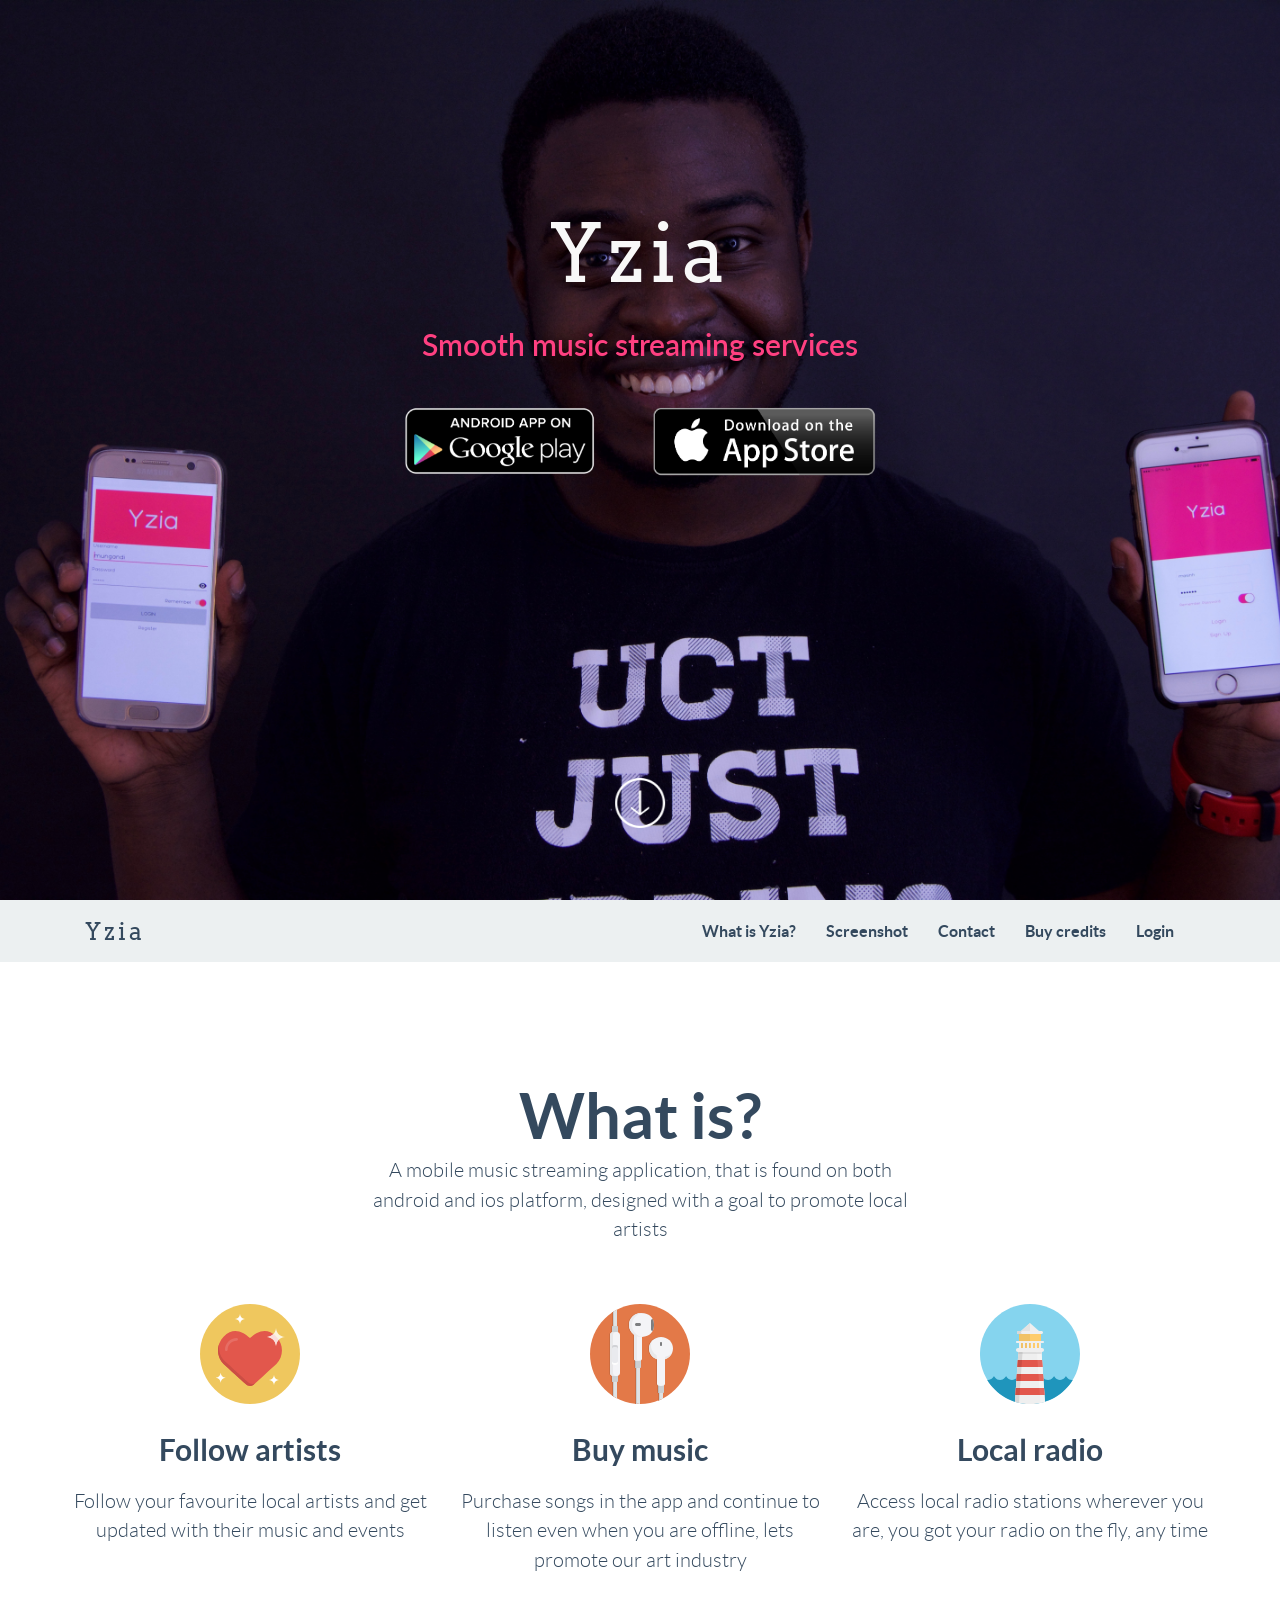
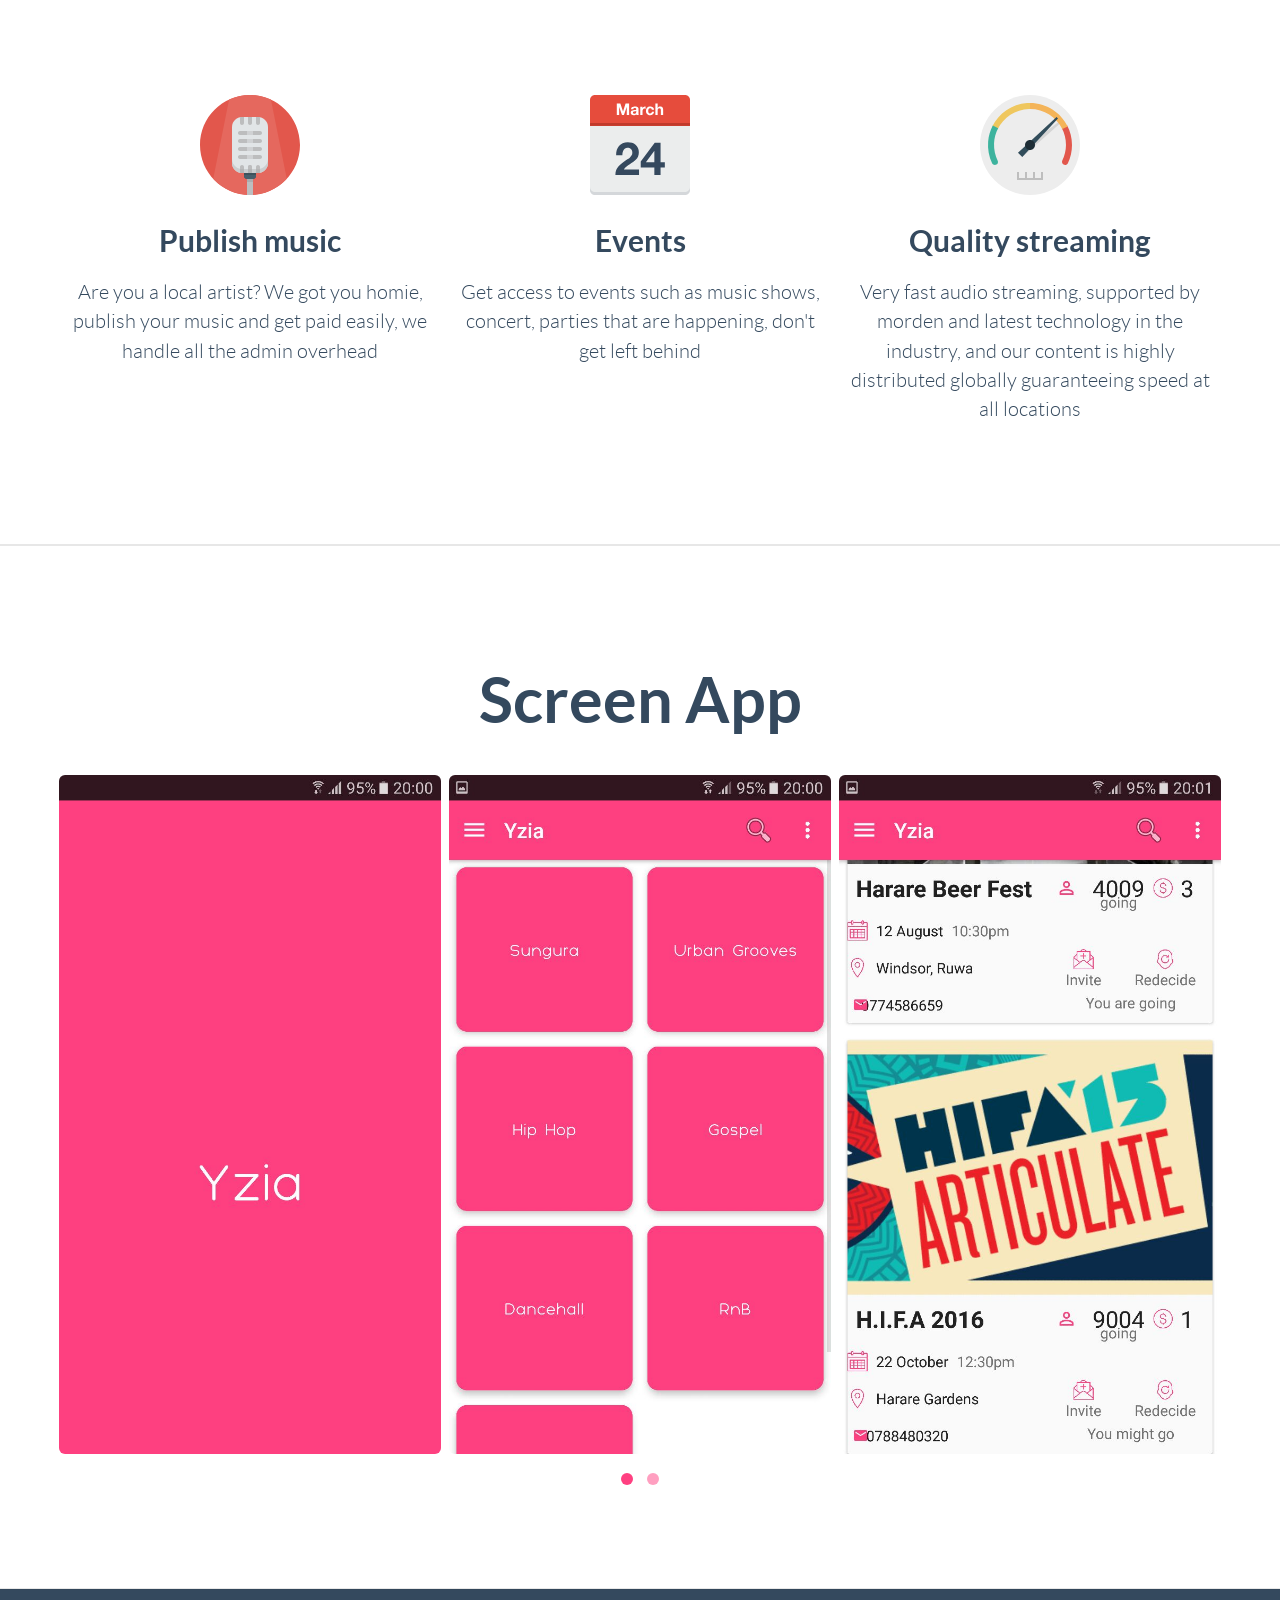
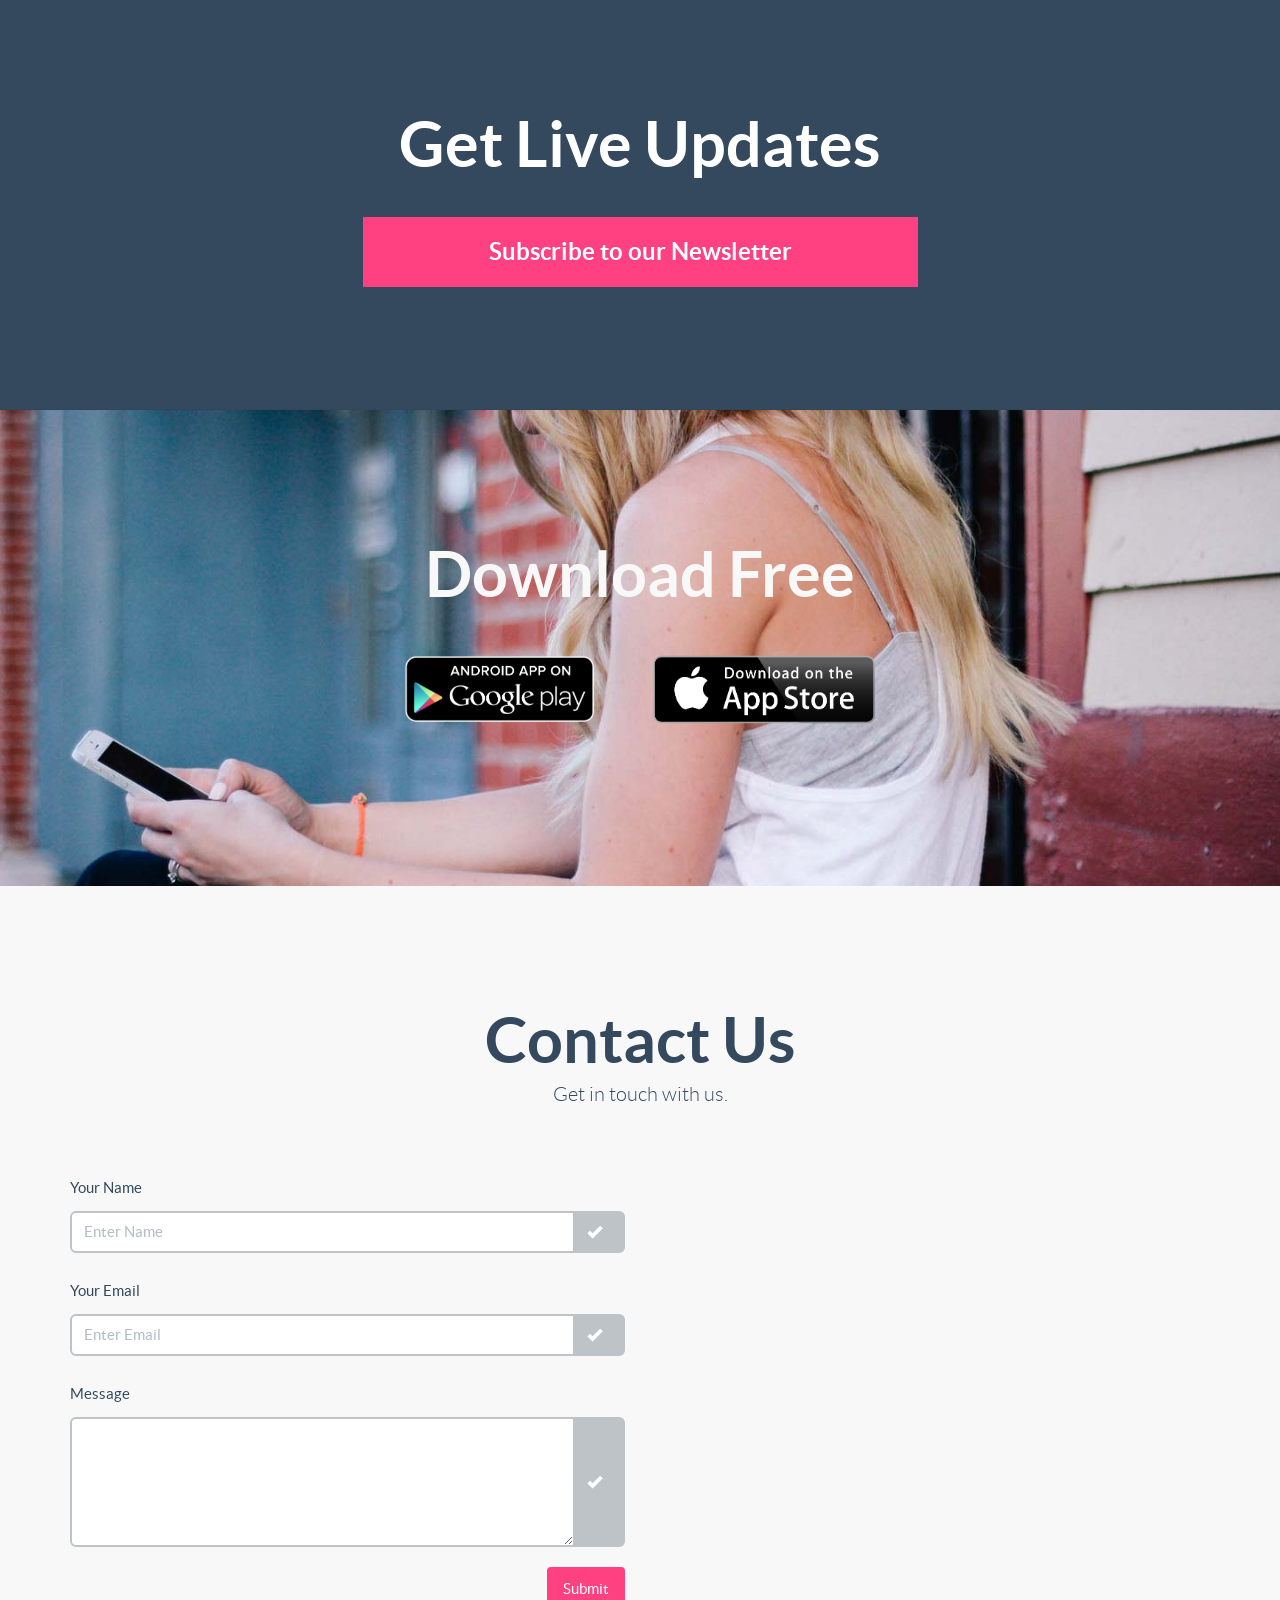
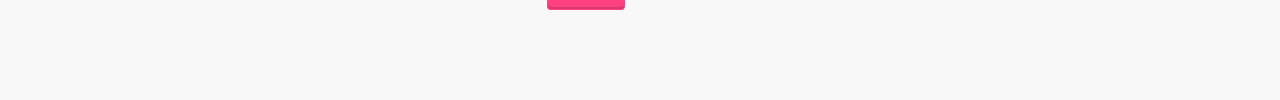
<file: index.html>
<!-- FlatFy Theme - Andrea Galanti /-->
<!doctype html>
<!--[if lt IE 7]> <html class="no-js ie6 oldie" lang="en"> <![endif]-->
<!--[if IE 7]>    <html class="no-js ie7 oldie" lang="en"> <![endif]-->
<!--[if IE 8]>    <html class="no-js ie8 oldie" lang="en"> <![endif]-->
<!--[if IE 9]>    <html class="no-js ie9" lang="en"> <![endif]-->
<!--[if gt IE 9]><!--> <html> <!--<![endif]-->
<head>
    <meta charset="utf-8">
    <meta name="viewport" content="width=device-width, user-scalable=no, initial-scale=1.0, minimum-scale=1.0, maximum-scale=1.0">
    <meta name="description" content="Flatfy Free Flat and Responsive HTML5 Template ">
    <meta name="author" content="">

    <title>Yzia - Welcome</title>

    <!-- Bootstrap core CSS -->
    <link href="landing/css/bootstrap.min.css" rel="stylesheet">
 
    <!-- Custom Google Web Font -->
    <link href="font-awesome/css/font-awesome.min.css" rel="stylesheet">
    <link href='http://fonts.googleapis.com/css?family=Lato:100,300,400,700,900,100italic,300italic,400italic,700italic,900italic' rel='stylesheet' type='text/css'>
	<link href='http://fonts.googleapis.com/css?family=Arvo:400,700' rel='stylesheet' type='text/css'>
	
    <!-- Custom CSS-->
    <link href="landing/css/general.css" rel="stylesheet">
	
	 <!-- Owl-Carousel -->
    <link href="landing/css/custom.css" rel="stylesheet">
	<link href="landing/css/owl.carousel.css" rel="stylesheet">
    <link href="landing/css/owl.theme.css" rel="stylesheet">
	<link href="landing/css/style.css" rel="stylesheet">
	<link href="landing/css/animate.css" rel="stylesheet">
	
	<!-- Magnific Popup core CSS file -->
	<link rel="stylesheet" href="landing/css/magnific-popup.css"> 
	
	<script src="landing/js/modernizr-2.8.3.min.js"></script>  <!-- Modernizr /-->
	<!--[if IE 9]>
		<script src="js/PIE_IE9.js"></script>
	<![endif]-->
	<!--[if lt IE 9]>
		<script src="js/PIE_IE678.js"></script>
	<![endif]-->

	<!--[if lt IE 9]>
		<script src="js/html5shiv.js"></script>
	<![endif]-->

</head>

<body id="home">

	<!-- Preloader -->
	<div id="preloader">
		<div id="status"></div>
	</div>
	
	<!-- FullScreen -->
    <div class="intro-header">
		<div class="col-xs-12 text-center abcen1">
			<h1 class="h1_home wow fadeIn" data-wow-delay="0.4s">Yzia</h1>
			<h3 class="h3_home wow fadeIn" data-wow-delay="0.6s" style="color:#ff4081;font-weight:600;">Smooth music streaming services</h3>
			<ul class="list-inline intro-social-buttons">
				<li><a href="" class="btn  btn-lg  wow fadeIn" data-wow-delay="0.8s"><span class="network-name"><img src="landing/img/googleplay.png" height="80px"/></span></a>
				</li>
				<li id="download" ><a href="" class="btn  btn-lg  wow fadeIn" data-wow-delay="0.8s"><span class="network-name"><img src="landing/img/apple.png" height="70px"/></span></a>
				</li>
			</ul>
		</div>    
        <!-- /.container -->
		<div class="col-xs-12 text-center abcen wow fadeIn">
			<div class="button_down "> 
				<a class="imgcircle wow bounceInUp" data-wow-duration="1.5s"  href="#whatis"> <img class="img_scroll" src="landing/img/icon/circle.png" alt=""> </a>
			</div>
		</div>
    </div>
	
	<!-- NavBar-->
	<nav class="navbar-default" role="navigation">
		<div class="container">
			<div class="navbar-header">
				<button type="button" class="navbar-toggle" data-toggle="collapse" data-target=".navbar-ex1-collapse">
					<span class="sr-only">Toggle navigation</span>
					<span class="icon-bar"></span>
					<span class="icon-bar"></span>
					<span class="icon-bar"></span>
				</button>
				<a class="navbar-brand" href="#home">Yzia</a>
			</div>

			<div class="collapse navbar-collapse navbar-right navbar-ex1-collapse">
				<ul class="nav navbar-nav">
					
					<li class="menuItem"><a href="#whatis">What is Yzia?</a></li>
					<li class="menuItem"><a href="#screen">Screenshot</a></li>
					<li class="menuItem"><a href="#contact">Contact</a></li>
					<li class="menuItem"><a  data-toggle="modal" data-target="#purchase">Buy credits</a></li>
					<li class="menuItem"><a data-toggle="modal" data-target="#login">Login</a></li>
				</ul>
			</div>
		   
		</div>
	</nav> 
	
	<!-- What is -->
	<div id="whatis" class="content-section-b" style="border-top: 0">
		<div class="container">

			<div class="col-md-6 col-md-offset-3 text-center wrap_title">
				<h2>What is?</h2>
				<p class="lead" style="margin-top:0">A mobile music streaming application, that is found on both android and ios platform, designed with a goal to promote local artists</p>
				
			</div>
			
			<div class="row">
			
				<div class="col-sm-4 wow fadeInDown text-center">
				  <img class="rotate" src="landing/img/icon/heart.svg" alt="Generic placeholder image">
				  <h3>Follow artists</h3>
				  <p class="lead">Follow your favourite local artists and get updated with their music and events </p>

				  <!-- <p><a class="btn btn-embossed btn-primary view" role="button">View Details</a></p> -->
				</div><!-- /.col-lg-4 -->
				
				<div class="col-sm-4 wow fadeInDown text-center">
				  <img  class="rotate" src="landing/img/icon/headphones.svg" alt="Generic placeholder image">
				   <h3>Buy music</h3>
				   <p class="lead">Purchase songs in the app and continue to listen even when you are offline, lets promote our art industry </p>
				   <!-- <p><a class="btn btn-embossed btn-primary view" role="button">View Details</a></p> -->
				</div><!-- /.col-lg-4 -->
				
				<div class="col-sm-4 wow fadeInDown text-center">
				  <img  class="rotate" src="landing/img/icon/beacon.svg" alt="Generic placeholder image">
				   <h3>Local radio</h3>
					<p class="lead">Access local radio stations wherever you are, you got your radio on the fly, any time </p>
				  <!-- <p><a class="btn btn-embossed btn-primary view" role="button">View Details</a></p> -->
				</div><!-- /.col-lg-4 -->
				
			</div><!-- /.row -->
				
			<div class="row tworow">
			
				<div class="col-sm-4  wow fadeInDown text-center">
				  <img class="rotate" src="landing/img/icon/mic.svg" alt="Generic placeholder image">
				  <h3>Publish music</h3>
				  <p class="lead">Are you a local artist? We got you homie, publish your music and get paid easily, we handle all the admin overhead </p>
				 <!-- <p><a class="btn btn-embossed btn-primary view" role="button">View Details</a></p> -->
				</div><!-- /.col-lg-4 -->
				
				<div class="col-sm-4 wow fadeInDown text-center">
				  <img  class="rotate" src="landing/img/icon/calendar.svg" alt="Generic placeholder image">
				   <h3>Events</h3>
				   <p class="lead">Get access to events such as music shows, concert, parties that are happening, don't get left behind </p>
				   <!-- <p><a class="btn btn-embossed btn-primary view" role="button">View Details</a></p> -->
				</div><!-- /.col-lg-4 -->
				
				<div class="col-sm-4 wow fadeInDown text-center">
				  <img  class="rotate" src="landing/img/icon/speed.svg" alt="Generic placeholder image">
				   <h3>Quality streaming</h3>
				 <p class="lead">Very fast audio streaming, supported by morden and latest technology in the industry, and our content is highly distributed globally guaranteeing speed at all locations </p>
				  <!-- <p><a class="btn btn-embossed btn-primary view" role="button">View Details</a></p> -->
				</div><!-- /.col-lg-4 -->
				
			</div><!-- /.row -->
		</div>
	</div>
	

	<!-- Screenshot -->
	<div id="screen" class="content-section-b">
        <div class="container">
          <div class="row" >
			 <div class="col-md-6 col-md-offset-3 text-center wrap_title ">
				<h2>Screen App</h2>
				
			 </div>
		  </div>
		    <div class="row wow bounceInUp" >
              <div id="owl-demo" class="owl-carousel">
				
				<a href="landing/img/screen1.jpg" class="image-link">
					<div class="item">
						<img  class="img-responsive img-rounded" src="landing/img/screen1.jpg" alt="Owl Image">
					</div>
				</a>
				
               <a href="landing/img/screen2.jpg" class="image-link">
					<div class="item">
						<img  class="img-responsive img-rounded" src="landing/img/screen2.jpg" alt="Owl Image">
					</div>
				</a>
				
				<a href="landing/img/screen3.jpg" class="image-link">
					<div class="item">
						<img  class="img-responsive img-rounded" src="landing/img/screen3.jpg" alt="Owl Image">
					</div>
				</a>
				
				<a href="landing/img/screen4.jpg" class="image-link">
					<div class="item">
						<img  class="img-responsive img-rounded" src="landing/img/screen4.jpg" alt="Owl Image">
					</div>
				</a>
				
               <a href="landing/img/screen5.jpg" class="image-link">
					<div class="item">
						<img  class="img-responsive img-rounded" src="landing/img/screen5.jpg" alt="Owl Image">
					</div>
				</a>
				
				<a href="landing/img/screen6.jpg" class="image-link">
					<div class="item">
						<img  class="img-responsive img-rounded" src="landing/img/screen6.jpg" alt="Owl Image">
					</div>
				</a>
              </div>       
          </div>
        </div>


	</div>
	
	<div  class="content-section-c ">
		<div class="container">
			<div class="row">
			<div class="col-md-6 col-md-offset-3 text-center white">
				<h2>Get Live Updates</h2>
				
			 </div>
			<div class="col-md-6 col-md-offset-3 text-center">
				<div class="mockup-content">
						<div class="morph-button wow pulse morph-button-inflow morph-button-inflow-1">
							<button type="button "><span>Subscribe to our Newsletter</span></button>
							<div class="morph-content">
								<div>
									<div class="content-style-form content-style-form-4 ">
										<h2 class="morph-clone">Subscribe to our Newsletter</h2>
										<form>
											<p><label>Your Email Address</label><input type="text"/></p>
											<p><button>Subscribe me</button></p>
										</form>
									</div>
								</div>
							</div>
						</div>
				</div>
			</div>	
			</div>
		</div>
	</div>	
	
	
	
	<!-- Banner Download -->
	<div id="downloadlink" class="banner">
		<div class="container">
			<div class="row">
				<div class="col-md-6 col-md-offset-3 text-center wrap_title">
				<h2>Download Free</h2>
				<ul class="list-inline intro-social-buttons">
				<li><a href="" class="btn  btn-lg  wow fadeIn" data-wow-delay="0.8s"><span class="network-name"><img src="landing/img/googleplay.png" height="80px"/></span></a>
				</li>
				<li id="download" ><a href="" class="btn  btn-lg  wow fadeIn" data-wow-delay="0.8s"><span class="network-name"><img src="landing/img/apple.png" height="70px"/></span></a>
				</li>
			</ul>
			 </div>
			</div>
		</div>
	</div>
	
	<!-- Contact -->
	<div id="contact" class="content-section-a">
		<div class="container">
			<div class="row">
			
			<div class="col-md-6 col-md-offset-3 text-center wrap_title">
				<h2>Contact Us</h2>
				<p class="lead" style="margin-top:0">Get in touch with us.</p>
			</div>
			
			<form role="form" action="" method="post" >
				<div class="col-md-6">
					<div class="form-group">
						<label for="InputName">Your Name</label>
						<div class="input-group">
							<input type="text" class="form-control" name="InputName" id="InputName" placeholder="Enter Name" required>
							<span class="input-group-addon"><i class="glyphicon glyphicon-ok form-control-feedback"></i></span>
						</div>
					</div>
					
					<div class="form-group">
						<label for="InputEmail">Your Email</label>
						<div class="input-group">
							<input type="email" class="form-control" id="InputEmail" name="InputEmail" placeholder="Enter Email" required  >
							<span class="input-group-addon"><i class="glyphicon glyphicon-ok form-control-feedback"></i></span>
						</div>
					</div>
					
					<div class="form-group">
						<label for="InputMessage">Message</label>
						<div class="input-group">
							<textarea name="InputMessage" id="InputMessage" class="form-control" rows="5" required></textarea>
							<span class="input-group-addon"><i class="glyphicon glyphicon-ok form-control-feedback"></i></span>
						</div>
					</div>

					<input type="submit" name="submit" id="submit" value="Submit" class="btn wow tada btn-embossed btn-primary pull-right">
				</div>
			</form>
			
			
				
			</div>
		</div>
	</div>
	
	<!-- Modal Buy-->
		<div class="modal fade" id="purchase" tabindex="-1" role="dialog" aria-labelledby="myModalLabel">
		  <div class="modal-dialog" role="document">
			<div class="modal-content">
			  <div class="modal-header">
				<button type="button" class="close" data-dismiss="modal" aria-label="Close"><span aria-hidden="true">&times;</span></button>
				<h4 class="modal-title" id="myModalLabel">Buy Credits</h4>
			  </div>
			  <form role="form" action="payment.php" method="POST">
			  <div class="modal-body">
				
				  <div class="form-group">
					<label for="email">Email address:</label>
					<input type="email" name="email" class="form-control" id="payment-email" required>
				  </div>
				  <div class="form-group">
					<label for="username">Username:</label>
					<input type="text" name="username" class="form-control" id="username" required>
				  </div>
				   <div class="form-group">
					<label for="phone">Phone:</label>
					<input type="text" name="phone" class="form-control" id="phone" required>
				  </div>
				  
				  <div class="form-group">
					<label for="package">Package:</label>
					<select name="package" class="form-control">
					  <option value="5">Economic ($5)</option>
					  <option value="10">Standard ($10)</option>
					  <option value="15">Premium ($15)</option>
					</select>
				  </div>
				  <div class="row">
					<div class="col-sm-2">
						<img src="landing/img/eco.png" height="50"/>
					</div>
					<div class="col-sm-2">
						<img src="landing/img/tele.jpg" height="50"/>
					</div>
					<div class="col-sm-2">
						<img src="landing/img/master.png" height="50"/>
					</div>
					<div class="col-sm-2">
						<img src="landing/img/visa.png" height="50"/>
					</div>
					<div class="col-sm-2">
						<img src="landing/img/one.jpg" height="50"/>
					</div>
					
				  </div>
				
			  </div>
			  <div class="modal-footer">
				<button type="button" class="btn btn-default" data-dismiss="modal">Cancel</button>
				<button type="submit" class="btn">Purchase</button>
			  </div>
			  </form>
			</div>
		  </div>
		</div>
		
		
		<!-- Modal login-->
		<div class="modal fade" id="login" tabindex="-1" role="dialog" aria-labelledby="myModalLabel">
		  <div class="modal-dialog" role="document">
			<div class="modal-content">
			  <div class="modal-header">
				<button type="button" class="close" data-dismiss="modal" aria-label="Close"><span aria-hidden="true">&times;</span></button>
				<h4 class="modal-title" id="myModalLabel">Login as an artist</h4>
			  </div>
			  <div class="modal-body">
				<form role="form" id="login" method="POST" action="aunthenticate.php">
				  <div class="form-group">
					<label for="email">Username:</label>
					<input type="text" name="username" class="form-control" id="email">
				  </div>
				  <div class="form-group">
					<label for="pwd">Password:</label>
					<input type="password" value="" class="form-control" style="outline-color: #ff4081 !mportant;" id="pwd">
				  </div>
				  <div class="checkbox">
					<label><input type="checkbox"> Remember me</label>
				  </div>
				  
				</form>
			  </div>
			  <div class="modal-footer">
				<button type="button" class="btn btn-default" data-dismiss="modal">Cancel</button>
				<button type="button" class="btn" onclick="login()">Login</button>
			  </div>
			</div>
		  </div>
		</div>
		
		<!-- Modal Register-->
		<div class="modal fade" id="register" tabindex="-1" role="dialog" aria-labelledby="regModal">
		  <div class="modal-dialog" role="document">
			<div class="modal-content">
			  <div class="modal-header">
				<button type="button" class="close" data-dismiss="modal" aria-label="Close"><span aria-hidden="true">&times;</span></button>
				<h4 class="modal-title" id="myModalLabel">Artist Registration</h4>
			  </div>
			  <div class="modal-body">
				<form role="form" id="register">
				  <div class="form-group">
					<label for="email">Email address:</label>
					<input type="email" class="form-control" id="reg-email">
				  </div>
				  <div class="form-group">
					<label for="phone">First Name:</label>
					<input type="text" class="form-control" id="phone">
				  </div>
				  <div class="form-group">
					<label for="phone">Last Name:</label>
					<input type="text" class="form-control" id="phone">
				  </div>
				   <div class="form-group">
					<label for="phone">Phone:</label>
					<input type="text" class="form-control" id="phone">
				  </div>
				  <div class="form-group">
					<label for="phone">Stage Name:</label>
					<input type="text" class="form-control" id="phone">
				  </div>
				  <div class="form-group">
					<label for="pwd">Password:</label>
					<input type="password" class="form-control" style="outline-color: #ff4081 !mportant;" id="reg-pwd">
				  </div>
				  <div class="form-group">
					<label for="pwd">Confirm Password:</label>
					<input type="password" class="form-control" style="outline-color: #ff4081 !mportant;" id="reg-pwd-con">
				  </div>
				  
				</form>
			  </div>
			  <div class="modal-footer">
				<button type="button" class="btn btn-default" data-dismiss="modal">Cancel</button>
				<button type="button" class="btn">Register</button>
			  </div>
			</div>
		  </div>
		</div>

    <!-- JavaScript -->
    <script src="landing/js/jquery-1.10.2.js"></script>
    <script src="landing/js/bootstrap.js"></script>
	<script src="landing/js/owl.carousel.js"></script>
	<script src="landing/js/script.js"></script>
	<!-- StikyMenu -->
	<script src="landing/js/stickUp.min.js"></script>
	<script type="text/javascript">
	  jQuery(function($) {
		$(document).ready( function() {
		  $('.navbar-default').stickUp();
		  
		  
		});
	  });
	
	 function login(){
		var email=document.getElementById("email").value.trim();
		var password=document.getElementById("pwd").value.trim();
		
		var loginData = {
				grant_type: 'password',
				username: email,
				password: password
			};

			$.ajax({
				type: 'POST',
				url: 'http://localhost:49616/Token',
				data: loginData
			}).done(function (data) {
				//self.user(data.userName);
				// Cache the access token in session storage.
				alert("Success");
				LocalStorage.setItem(User, data);
			}).fail(function(){
				alert("failed");
			});
	 }
	</script>
	<!-- Smoothscroll -->
	<script type="text/javascript" src="landing/js/jquery.corner.js"></script> 
	<script src="landing/js/wow.min.js"></script>
	<script>
	 new WOW().init();
	</script>
	<script src="landing/js/classie.js"></script>
	<script src="landing/js/uiMorphingButton_inflow.js"></script>
	<!-- Magnific Popup core JS file -->
	<script src="landing/js/jquery.magnific-popup.js"></script> 
</body>

</html>
</file>
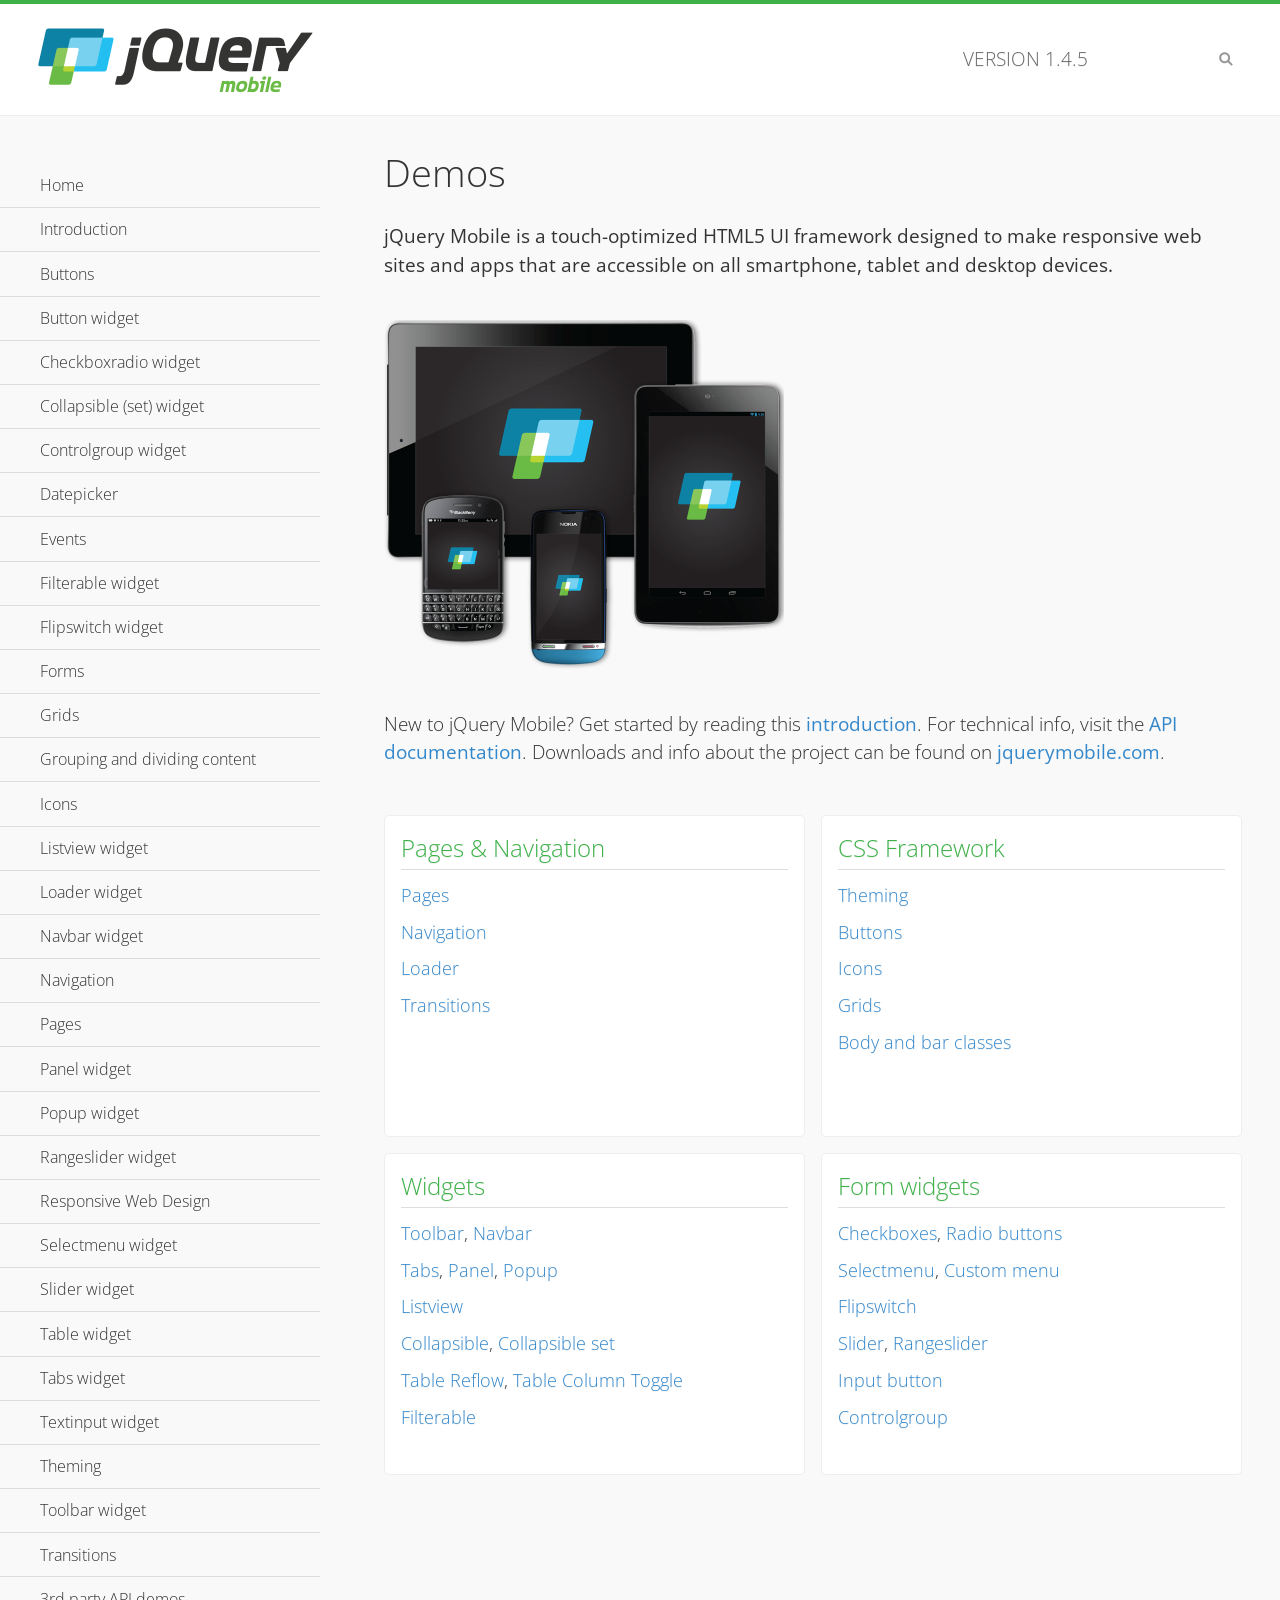
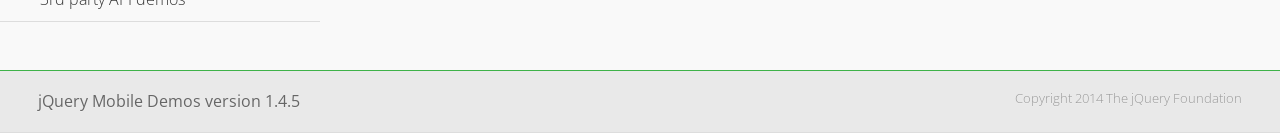
<file: jquery.mobile/demos/index.html>
<!DOCTYPE html>
<html>
<head>
	<meta charset="utf-8">
	<meta name="viewport" content="width=device-width, initial-scale=1">
	<title>jQuery Mobile Demos</title>
	<link rel="shortcut icon" href="favicon.ico">
	<link rel="stylesheet" href="css/themes/default/jquery.mobile-1.4.5.min.css">
	<link rel="stylesheet" href="_assets/css/jqm-demos.css">
    <link rel="stylesheet" href="http://fonts.googleapis.com/css?family=Open+Sans:300,400,700">
	<script src="js/jquery.js"></script>
	<script src="_assets/js/index.js"></script>
	<script src="js/jquery.mobile-1.4.5.min.js"></script>
</head>
<body>
<div data-role="page" class="jqm-demos jqm-home">

	<div data-role="header" class="jqm-header">
		<h2><img src="_assets/img/jquery-logo.png" alt="jQuery Mobile"></h2>
		<p>Version <span class="jqm-version"></span></p>
		<a href="#" class="jqm-navmenu-link ui-btn ui-btn-icon-notext ui-corner-all ui-icon-bars ui-nodisc-icon ui-alt-icon ui-btn-left">Menu</a>
		<a href="#" class="jqm-search-link ui-btn ui-btn-icon-notext ui-corner-all ui-icon-search ui-nodisc-icon ui-alt-icon ui-btn-right">Search</a>
	</div><!-- /header -->

	<div role="main" class="ui-content jqm-content">

		<h1>Demos</h1>

		<p><strong>jQuery Mobile is a touch-optimized HTML5 UI framework designed to make responsive web sites and apps that are accessible on all smartphone, tablet and desktop devices.</strong></p>

		<img src="_assets/img/devices.png">

		<p>New to jQuery Mobile? Get started by reading this <a href="intro/" data-ajax="false">introduction</a>. For technical info, visit the <a href="http://api.jquerymobile.com" title="jQuery Mobile API documentation" target="_blank">API documentation</a>. Downloads and info about the project can be found on <a href="http://jquerymobile.com" title="jQuery Mobile web site" target="_blank">jquerymobile.com</a>.</p>

        <div class="ui-grid-a ui-responsive">
        	<div class="ui-block-a">
        		<div class="jqm-block-content">
        			<h3>Pages &amp; Navigation</h3>

        			<p><a href="pages/" data-ajax="false">Pages</a></p>
        			<p><a href="navigation/" data-ajax="false">Navigation</a></p>
        			<p><a href="loader/" data-ajax="false">Loader</a></p>
        			<p><a href="transitions/" data-ajax="false">Transitions</a></p>
        		</div>
        	</div>
        	<div class="ui-block-b">
        		<div class="jqm-block-content">
        			<h3>CSS Framework</h3>

        			<p><a href="theme-default/" data-ajax="false">Theming</a></p>
        			<p><a href="button-markup/" data-ajax="false">Buttons</a></p>
        			<p><a href="icons/" data-ajax="false">Icons</a></p>
        			<p><a href="grids/" data-ajax="false">Grids</a></p>
        			<p><a href="../body-bar-classes/" data-ajax="false">Body and bar classes</a></p>
        		</div>
        	</div>        	
        	<div class="ui-block-a">
        		<div class="jqm-block-content">
        			<h3>Widgets</h3>

        			<p><a href="toolbar/" data-ajax="false">Toolbar</a>, <a href="navbar/" data-ajax="false">Navbar</a></p>
        			<p><a href="tabs/" data-ajax="false">Tabs</a>, <a href="panel/" data-ajax="false">Panel</a>, <a href="popup/" data-ajax="false">Popup</a></p>
        			<p><a href="listview/" data-ajax="false">Listview</a></p>
        			<p><a href="collapsible/" data-ajax="false">Collapsible</a>, <a href="collapsibleset/" data-ajax="false">Collapsible set</a></p>
        			<p><a href="table-reflow/" data-ajax="false">Table Reflow</a>, <a href="table-column-toggle/" data-ajax="false">Table Column Toggle</a></p>
        			<p><a href="filterable/" data-ajax="false">Filterable</a></p>
        		</div>
        	</div>
        	<div class="ui-block-b">
        		<div class="jqm-block-content">
        			<h3>Form widgets</h3>

        			<p><a href="checkboxradio-checkbox/" data-ajax="false">Checkboxes</a>, <a href="checkboxradio-radio/" data-ajax="false">Radio buttons</a></p>
        			<p><a href="selectmenu/" data-ajax="false">Selectmenu</a>, <a href="selectmenu-custom/" data-ajax="false">Custom menu</a></p>
        			<p><a href="flipswitch/" data-ajax="false">Flipswitch</a></p>
        			<p><a href="slider/" data-ajax="false">Slider</a>, <a href="rangeslider/" data-ajax="false">Rangeslider</a></p>
        			<p><a href="button/" data-ajax="false">Input button</a></p>
        			<p><a href="controlgroup/" data-ajax="false">Controlgroup</a></p>
        		</div>
        	</div>
        </div>

	</div><!-- /content -->
	    <div data-role="panel" class="jqm-navmenu-panel" data-position="left" data-display="overlay" data-theme="a">
	    	<ul class="jqm-list ui-alt-icon ui-nodisc-icon">
<li data-filtertext="demos homepage" data-icon="home"><a href=".././">Home</a></li>
<li data-filtertext="introduction overview getting started"><a href="../intro/" data-ajax="false">Introduction</a></li>
<li data-filtertext="buttons button markup buttonmarkup method anchor link button element"><a href="../button-markup/" data-ajax="false">Buttons</a></li>
<li data-filtertext="form button widget input button submit reset"><a href="../button/" data-ajax="false">Button widget</a></li>
<li data-role="collapsible" data-enhanced="true" data-collapsed-icon="carat-d" data-expanded-icon="carat-u" data-iconpos="right" data-inset="false" class="ui-collapsible ui-collapsible-themed-content ui-collapsible-collapsed">
	<h3 class="ui-collapsible-heading ui-collapsible-heading-collapsed">
		<a href="#" class="ui-collapsible-heading-toggle ui-btn ui-btn-icon-right ui-btn-inherit ui-icon-carat-d">
		    Checkboxradio widget<span class="ui-collapsible-heading-status"> click to expand contents</span>
		</a>
	</h3>
	<div class="ui-collapsible-content ui-body-inherit ui-collapsible-content-collapsed" aria-hidden="true">
		<ul>
			<li data-filtertext="form checkboxradio widget checkbox input checkboxes controlgroups"><a href="../checkboxradio-checkbox/" data-ajax="false">Checkboxes</a></li>
			<li data-filtertext="form checkboxradio widget radio input radio buttons controlgroups"><a href="../checkboxradio-radio/" data-ajax="false">Radio buttons</a></li>
		</ul>
	</div>
</li>
<li data-role="collapsible" data-enhanced="true" data-collapsed-icon="carat-d" data-expanded-icon="carat-u" data-iconpos="right" data-inset="false" class="ui-collapsible ui-collapsible-themed-content ui-collapsible-collapsed">
	<h3 class="ui-collapsible-heading ui-collapsible-heading-collapsed">
		<a href="#" class="ui-collapsible-heading-toggle ui-btn ui-btn-icon-right ui-btn-inherit ui-icon-carat-d">
			Collapsible (set) widget<span class="ui-collapsible-heading-status"> click to expand contents</span>
		</a>
	</h3>
	<div class="ui-collapsible-content ui-body-inherit ui-collapsible-content-collapsed" aria-hidden="true">
		<ul>
			<li data-filtertext="collapsibles content formatting"><a href="../collapsible/" data-ajax="false">Collapsible</a></li>
			<li data-filtertext="dynamic collapsible set accordion append expand"><a href="../collapsible-dynamic/" data-ajax="false">Dynamic collapsibles</a></li>
			<li data-filtertext="accordions collapsible set widget content formatting grouped collapsibles"><a href="../collapsibleset/" data-ajax="false">Collapsible set</a></li>
		</ul>
	</div>
</li>
<li data-role="collapsible" data-enhanced="true" data-collapsed-icon="carat-d" data-expanded-icon="carat-u" data-iconpos="right" data-inset="false" class="ui-collapsible ui-collapsible-themed-content ui-collapsible-collapsed">
	<h3 class="ui-collapsible-heading ui-collapsible-heading-collapsed">
		<a href="#" class="ui-collapsible-heading-toggle ui-btn ui-btn-icon-right ui-btn-inherit ui-icon-carat-d">
			Controlgroup widget<span class="ui-collapsible-heading-status"> click to expand contents</span>
		</a>
	</h3>
	<div class="ui-collapsible-content ui-body-inherit ui-collapsible-content-collapsed" aria-hidden="true">
		<ul>
			<li data-filtertext="controlgroups selectmenu checkboxradio input grouped buttons horizontal vertical"><a href="../controlgroup/" data-ajax="false">Controlgroup</a></li>
			<li data-filtertext="dynamic controlgroup dynamically add buttons"><a href="../controlgroup-dynamic/" data-ajax="false">Dynamic controlgroups</a></li>
		</ul>
	</div>
</li>
<li data-filtertext="form datepicker widget date input"><a href="../datepicker/" data-ajax="false">Datepicker</a></li>
<li data-role="collapsible" data-enhanced="true" data-collapsed-icon="carat-d" data-expanded-icon="carat-u" data-iconpos="right" data-inset="false" class="ui-collapsible ui-collapsible-themed-content ui-collapsible-collapsed">
	<h3 class="ui-collapsible-heading ui-collapsible-heading-collapsed">
		<a href="#" class="ui-collapsible-heading-toggle ui-btn ui-btn-icon-right ui-btn-inherit ui-icon-carat-d">
			Events<span class="ui-collapsible-heading-status"> click to expand contents</span>
		</a>
	</h3>
	<div class="ui-collapsible-content ui-body-inherit ui-collapsible-content-collapsed" aria-hidden="true">
		<ul>
			<li data-filtertext="swipe to delete list items listviews swipe events"><a href="../swipe-list/" data-ajax="false">Swipe list items</a></li>
			<li data-filtertext="swipe to navigate swipe page navigation swipe events"><a href="../swipe-page/" data-ajax="false">Swipe page navigation</a></li>
		</ul>
	</div>
</li>
<li data-filtertext="filterable filter elements sorting searching listview table"><a href="../filterable/" data-ajax="false">Filterable widget</a></li>
<li data-filtertext="form flipswitch widget flip toggle switch binary select checkbox input"><a href="../flipswitch/" data-ajax="false">Flipswitch widget</a></li>
<li data-role="collapsible" data-enhanced="true" data-collapsed-icon="carat-d" data-expanded-icon="carat-u" data-iconpos="right" data-inset="false" class="ui-collapsible ui-collapsible-themed-content ui-collapsible-collapsed">
	<h3 class="ui-collapsible-heading ui-collapsible-heading-collapsed">
		<a href="#" class="ui-collapsible-heading-toggle ui-btn ui-btn-icon-right ui-btn-inherit ui-icon-carat-d">
			Forms<span class="ui-collapsible-heading-status"> click to expand contents</span>
		</a>
	</h3>
	<div class="ui-collapsible-content ui-body-inherit ui-collapsible-content-collapsed" aria-hidden="true">
		<ul>
			<li data-filtertext="forms text checkbox radio range button submit reset inputs selects textarea slider flipswitch label form elements"><a href="../forms/" data-ajax="false">Forms</a></li>
			<li data-filtertext="form hide labels hidden accessible ui-hidden-accessible forms"><a href="../forms-label-hidden-accessible/" data-ajax="false">Hide labels</a></li>
			<li data-filtertext="form field containers fieldcontain ui-field-contain forms"><a href="../forms-field-contain/" data-ajax="false">Field containers</a></li>
			<li data-filtertext="forms disabled form elements"><a href="../forms-disabled/" data-ajax="false">Forms disabled</a></li>
			<li data-filtertext="forms gallery examples overview forms text checkbox radio range button submit reset inputs selects textarea slider flipswitch label form elements"><a href="../forms-gallery/" data-ajax="false">Forms gallery</a></li>
		</ul>
	</div>
</li>
<li data-role="collapsible" data-enhanced="true" data-collapsed-icon="carat-d" data-expanded-icon="carat-u" data-iconpos="right" data-inset="false" class="ui-collapsible ui-collapsible-themed-content ui-collapsible-collapsed">
	<h3 class="ui-collapsible-heading ui-collapsible-heading-collapsed">
		<a href="#" class="ui-collapsible-heading-toggle ui-btn ui-btn-icon-right ui-btn-inherit ui-icon-carat-d">
			Grids<span class="ui-collapsible-heading-status"> click to expand contents</span>
		</a>
	</h3>
	<div class="ui-collapsible-content ui-body-inherit ui-collapsible-content-collapsed" aria-hidden="true">
		<ul>
			<li data-filtertext="grids columns blocks content formatting rwd responsive css framework"><a href="../grids/" data-ajax="false">Grids</a></li>
			<li data-filtertext="buttons in grids css framework"><a href="../grids-buttons/" data-ajax="false">Buttons in grids</a></li>
			<li data-filtertext="custom responsive grids rwd css framework"><a href="../grids-custom-responsive/" data-ajax="false">Custom responsive grids</a></li>
		</ul>
	</div>
</li>
<li data-filtertext="blocks content formatting sections heading"><a href="../body-bar-classes/" data-ajax="false">Grouping and dividing content</a></li>
<li data-role="collapsible" data-enhanced="true" data-collapsed-icon="carat-d" data-expanded-icon="carat-u" data-iconpos="right" data-inset="false" class="ui-collapsible ui-collapsible-themed-content ui-collapsible-collapsed">
	<h3 class="ui-collapsible-heading ui-collapsible-heading-collapsed">
		<a href="#" class="ui-collapsible-heading-toggle ui-btn ui-btn-icon-right ui-btn-inherit ui-icon-carat-d">
			Icons<span class="ui-collapsible-heading-status"> click to expand contents</span>
		</a>
	</h3>
	<div class="ui-collapsible-content ui-body-inherit ui-collapsible-content-collapsed" aria-hidden="true">
		<ul>
			<li data-filtertext="button icons svg disc alt custom icon position"><a href="../icons/" data-ajax="false">Icons</a></li>
			<li data-filtertext=""><a href="../icons-grunticon/" data-ajax="false">Grunticon loader</a></li>
		</ul>
	</div>
</li>
<li data-role="collapsible" data-enhanced="true" data-collapsed-icon="carat-d" data-expanded-icon="carat-u" data-iconpos="right" data-inset="false" class="ui-collapsible ui-collapsible-themed-content ui-collapsible-collapsed">
	<h3 class="ui-collapsible-heading ui-collapsible-heading-collapsed">
		<a href="#" class="ui-collapsible-heading-toggle ui-btn ui-btn-icon-right ui-btn-inherit ui-icon-carat-d">
			Listview widget<span class="ui-collapsible-heading-status"> click to expand contents</span>
		</a>
	</h3>
	<div class="ui-collapsible-content ui-body-inherit ui-collapsible-content-collapsed" aria-hidden="true">
		<ul>
			<li data-filtertext="listview widget thumbnails icons nested split button collapsible ul ol"><a href="../listview/" data-ajax="false">Listview</a></li>
			<li data-filtertext="autocomplete filterable reveal listview filtertextbeforefilter placeholder"><a href="../listview-autocomplete/" data-ajax="false">Listview autocomplete</a></li>
			<li data-filtertext="autocomplete filterable reveal listview remote data filtertextbeforefilter placeholder"><a href="../listview-autocomplete-remote/" data-ajax="false">Listview autocomplete remote data</a></li>
			<li data-filtertext="autodividers anchor jump scroll linkbars listview lists ul ol"><a href="../listview-autodividers-linkbar/" data-ajax="false">Listview autodividers linkbar</a></li>
			<li data-filtertext="listview autodividers selector autodividersselector lists ul ol"><a href="../listview-autodividers-selector/" data-ajax="false">Listview autodividers selector</a></li>
			<li data-filtertext="listview nested list items"><a href="../listview-nested-lists/" data-ajax="false">Nested Listviews</a></li>
			<li data-filtertext="listview collapsible list items flat"><a href="../listview-collapsible-item-flat/" data-ajax="false">Listview collapsible list items (flat)</a></li>
			<li data-filtertext="listview collapsible list indented"><a href="../listview-collapsible-item-indented/" data-ajax="false">Listview collapsible list items (indented)</a></li>
			<li data-filtertext="grid listview responsive grids responsive listviews lists ul"><a href="../listview-grid/" data-ajax="false">Listview responsive grid</a></li>
		</ul>
	</div>
</li>
<li data-filtertext="loader widget page loading navigation overlay spinner"><a href="../loader/" data-ajax="false">Loader widget</a></li>
<li data-filtertext="navbar widget navmenu toolbars header footer"><a href="../navbar/" data-ajax="false">Navbar widget</a></li>
<li data-role="collapsible" data-enhanced="true" data-collapsed-icon="carat-d" data-expanded-icon="carat-u" data-iconpos="right" data-inset="false" class="ui-collapsible ui-collapsible-themed-content ui-collapsible-collapsed">
	<h3 class="ui-collapsible-heading ui-collapsible-heading-collapsed">
		<a href="#" class="ui-collapsible-heading-toggle ui-btn ui-btn-icon-right ui-btn-inherit ui-icon-carat-d">
			Navigation<span class="ui-collapsible-heading-status"> click to expand contents</span>
		</a>
	</h3>
	<div class="ui-collapsible-content ui-body-inherit ui-collapsible-content-collapsed" aria-hidden="true">
		<ul>
			<li data-filtertext="ajax navigation navigate widget history event method"><a href="../navigation/" data-ajax="false">Navigation</a></li>
			<li data-filtertext="linking pages page links navigation ajax prefetch cache"><a href="../navigation-linking-pages/" data-ajax="false">Linking pages</a></li>
			<!-- <li data-filtertext="php redirect server redirection server-side navigation"><a href="../navigation-php-redirect/" data-ajax="false">PHP redirect demo</a></li>-->
			<li data-filtertext="navigation redirection hash query"><a href="../navigation-hash-processing/" data-ajax="false">Hash processing demo</a></li>
			<li data-filtertext="navigation redirection hash query"><a href="../page-events/" data-ajax="false">Page Navigation Events</a></li>
		</ul>
	</div>
</li>
<li data-role="collapsible" data-enhanced="true" data-collapsed-icon="carat-d" data-expanded-icon="carat-u" data-iconpos="right" data-inset="false" class="ui-collapsible ui-collapsible-themed-content ui-collapsible-collapsed">
	<h3 class="ui-collapsible-heading ui-collapsible-heading-collapsed">
		<a href="#" class="ui-collapsible-heading-toggle ui-btn ui-btn-icon-right ui-btn-inherit ui-icon-carat-d">
			Pages<span class="ui-collapsible-heading-status"> click to expand contents</span>
		</a>
	</h3>
	<div class="ui-collapsible-content ui-body-inherit ui-collapsible-content-collapsed" aria-hidden="true">
		<ul>
			<li data-filtertext="pages page widget ajax navigation"><a href="../pages/" data-ajax="false">Pages</a></li>
			<li data-filtertext="single page"><a href="../pages-single-page/" data-ajax="false">Single page</a></li>
			<li data-filtertext="multipage multi-page page"><a href="../pages-multi-page/" data-ajax="false">Multi-page template</a></li>
			<li data-filtertext="dialog page widget modal popup"><a href="../pages-dialog/" data-ajax="false">Dialog page</a></li>
		</ul>
	</div>
</li>
<li data-role="collapsible" data-enhanced="true" data-collapsed-icon="carat-d" data-expanded-icon="carat-u" data-iconpos="right" data-inset="false" class="ui-collapsible ui-collapsible-themed-content ui-collapsible-collapsed">
	<h3 class="ui-collapsible-heading ui-collapsible-heading-collapsed">
		<a href="#" class="ui-collapsible-heading-toggle ui-btn ui-btn-icon-right ui-btn-inherit ui-icon-carat-d">
			Panel widget<span class="ui-collapsible-heading-status"> click to expand contents</span>
		</a>
	</h3>
	<div class="ui-collapsible-content ui-body-inherit ui-collapsible-content-collapsed" aria-hidden="true">
		<ul>
			<li data-filtertext="panel widget sliding panels reveal push overlay responsive"><a href="../panel/" data-ajax="false">Panel</a></li>
			<li data-filtertext=""><a href="../panel-external/" data-ajax="false">External panels</a></li>
			<li data-filtertext="panel "><a href="../panel-fixed/" data-ajax="false">Fixed panels</a></li>
			<li data-filtertext="panel slide panels sliding panels shadow rwd responsive breakpoint"><a href="../panel-responsive/" data-ajax="false">Panels responsive</a></li>
			<li data-filtertext="panel custom style custom panel width reveal shadow listview panel styling page background wrapper"><a href="../panel-styling/" data-ajax="false">Custom panel style</a></li>
			<li data-filtertext="panel open on swipe"><a href="../panel-swipe-open/" data-ajax="false">Panel open on swipe</a></li>
			<li data-filtertext="panels outside page internal external toolbars"><a href="../panel-external-internal/" data-ajax="false">Panel external and internal</a></li>
		</ul>
	</div>
</li>
<li data-role="collapsible" data-enhanced="true" data-collapsed-icon="carat-d" data-expanded-icon="carat-u" data-iconpos="right" data-inset="false" class="ui-collapsible ui-collapsible-themed-content ui-collapsible-collapsed">
	<h3 class="ui-collapsible-heading ui-collapsible-heading-collapsed">
		<a href="#" class="ui-collapsible-heading-toggle ui-btn ui-btn-icon-right ui-btn-inherit ui-icon-carat-d">
			Popup widget<span class="ui-collapsible-heading-status"> click to expand contents</span>
		</a>
	</h3>
	<div class="ui-collapsible-content ui-body-inherit ui-collapsible-content-collapsed" aria-hidden="true">
		<ul>
			<li data-filtertext="popup widget popups dialog modal transition tooltip lightbox form overlay screen flip pop fade transition"><a href="../popup/" data-ajax="false">Popup</a></li>
			<li data-filtertext="popup alignment position"><a href="../popup-alignment/" data-ajax="false">Popup alignment</a></li>
			<li data-filtertext="popup arrow size popups popover"><a href="../popup-arrow-size/" data-ajax="false">Popup arrow size</a></li>
			<li data-filtertext="dynamic popups popup images lightbox"><a href="../popup-dynamic/" data-ajax="false">Dynamic popups</a></li>
			<li data-filtertext="popups with iframes scaling"><a href="../popup-iframe/" data-ajax="false">Popups with iframes</a></li>
			<li data-filtertext="popup image scaling"><a href="../popup-image-scaling/" data-ajax="false">Popup image scaling</a></li>
			<li data-filtertext="external popup outside multi-page"><a href="../popup-outside-multipage/" data-ajax="false">Popup outside multi-page</a></li>
		</ul>
	</div>
</li>
<li data-filtertext="form rangeslider widget dual sliders dual handle sliders range input"><a href="../rangeslider/" data-ajax="false">Rangeslider widget</a></li>
<li data-filtertext="responsive web design rwd adaptive progressive enhancement PE accessible mobile breakpoints media query media queries"><a href="../rwd/" data-ajax="false">Responsive Web Design</a></li>
<li data-role="collapsible" data-enhanced="true" data-collapsed-icon="carat-d" data-expanded-icon="carat-u" data-iconpos="right" data-inset="false" class="ui-collapsible ui-collapsible-themed-content ui-collapsible-collapsed">
	<h3 class="ui-collapsible-heading ui-collapsible-heading-collapsed">
		<a href="#" class="ui-collapsible-heading-toggle ui-btn ui-btn-icon-right ui-btn-inherit ui-icon-carat-d">
			Selectmenu widget<span class="ui-collapsible-heading-status"> click to expand contents</span>
		</a>
	</h3>
	<div class="ui-collapsible-content ui-body-inherit ui-collapsible-content-collapsed" aria-hidden="true">
		<ul>
			<li data-filtertext="form selectmenu widget select input custom select menu selects"><a href="../selectmenu/" data-ajax="false">Selectmenu</a></li>
			<li data-filtertext="form custom select menu selectmenu widget custom menu option optgroup multiple selects"><a href="../selectmenu-custom/" data-ajax="false">Custom select menu</a></li>
			<li data-filtertext="filterable select filter popup dialog"><a href="../selectmenu-custom-filter/" data-ajax="false">Custom select menu with filter</a></li>
		</ul>
	</div>
</li>
<li data-role="collapsible" data-enhanced="true" data-collapsed-icon="carat-d" data-expanded-icon="carat-u" data-iconpos="right" data-inset="false" class="ui-collapsible ui-collapsible-themed-content ui-collapsible-collapsed">
	<h3 class="ui-collapsible-heading ui-collapsible-heading-collapsed">
		<a href="#" class="ui-collapsible-heading-toggle ui-btn ui-btn-icon-right ui-btn-inherit ui-icon-carat-d">
			Slider widget<span class="ui-collapsible-heading-status"> click to expand contents</span>
		</a>
	</h3>
	<div class="ui-collapsible-content ui-body-inherit ui-collapsible-content-collapsed" aria-hidden="true">
		<ul>
			<li data-filtertext="form slider widget range input single sliders"><a href="../slider/" data-ajax="false">Slider</a></li>
			<li data-filtertext="form slider widget flipswitch slider binary select flip toggle switch"><a href="../slider-flipswitch/" data-ajax="false">Slider flip toggle switch</a></li>
			<li data-filtertext="form slider tooltip handle value input range sliders"><a href="../slider-tooltip/" data-ajax="false">Slider tooltip</a></li>
		</ul>
	</div>
</li>
<li data-role="collapsible" data-enhanced="true" data-collapsed-icon="carat-d" data-expanded-icon="carat-u" data-iconpos="right" data-inset="false" class="ui-collapsible ui-collapsible-themed-content ui-collapsible-collapsed">
	<h3 class="ui-collapsible-heading ui-collapsible-heading-collapsed">
		<a href="#" class="ui-collapsible-heading-toggle ui-btn ui-btn-icon-right ui-btn-inherit ui-icon-carat-d">
			Table widget<span class="ui-collapsible-heading-status"> click to expand contents</span>
		</a>
	</h3>
	<div class="ui-collapsible-content ui-body-inherit ui-collapsible-content-collapsed" aria-hidden="true">
		<ul>
			<li data-filtertext="table widget reflow column toggle th td responsive tables rwd hide show tabular"><a href="../table-column-toggle/" data-ajax="false">Table Column Toggle</a></li>
			<li data-filtertext="table column toggle phone comparison demo"><a href="../table-column-toggle-example/" data-ajax="false">Table Column Toggle demo</a></li>
			<li data-filtertext="responsive tables table column toggle heading groups rwd breakpoint"><a href="../table-column-toggle-heading-groups/" data-ajax="false">Table Column Toggle heading groups</a></li>
			<li data-filtertext="responsive tables table column toggle hide rwd breakpoint customization options"><a href="../table-column-toggle-options/" data-ajax="false">Table Column Toggle options</a></li>
			<li data-filtertext="table reflow th td responsive rwd columns tabular"><a href="../table-reflow/" data-ajax="false">Table Reflow</a></li>
			<li data-filtertext="responsive tables table reflow heading groups rwd breakpoint"><a href="../table-reflow-heading-groups/" data-ajax="false">Table Reflow heading groups</a></li>
			<li data-filtertext="responsive tables table reflow stripes strokes table style"><a href="../table-reflow-stripes-strokes/" data-ajax="false">Table Reflow stripes and strokes</a></li>
			<li data-filtertext="responsive tables table reflow stack custom styles"><a href="../table-reflow-styling/" data-ajax="false">Table Reflow custom styles</a></li>
		</ul>
	</div>
</li>
<li data-filtertext="ui tabs widget"><a href="../tabs/" data-ajax="false">Tabs widget</a></li>
<li data-filtertext="form textinput widget text input textarea number date time tel email file color password"><a href="../textinput/" data-ajax="false">Textinput widget</a></li>
<li data-role="collapsible" data-enhanced="true" data-collapsed-icon="carat-d" data-expanded-icon="carat-u" data-iconpos="right" data-inset="false" class="ui-collapsible ui-collapsible-themed-content ui-collapsible-collapsed">
	<h3 class="ui-collapsible-heading ui-collapsible-heading-collapsed">
		<a href="#" class="ui-collapsible-heading-toggle ui-btn ui-btn-icon-right ui-btn-inherit ui-icon-carat-d">
			Theming<span class="ui-collapsible-heading-status"> click to expand contents</span>
		</a>
	</h3>
	<div class="ui-collapsible-content ui-body-inherit ui-collapsible-content-collapsed" aria-hidden="true">
		<ul>
			<li data-filtertext="default theme swatches theming style css"><a href="../theme-default/" data-ajax="false">Default theme</a></li>
			<li data-filtertext="classic theme old theme swatches theming style css"><a href="../theme-classic/" data-ajax="false">Classic theme</a></li>
		</ul>
	</div>
</li>
<li data-role="collapsible" data-enhanced="true" data-collapsed-icon="carat-d" data-expanded-icon="carat-u" data-iconpos="right" data-inset="false" class="ui-collapsible ui-collapsible-themed-content ui-collapsible-collapsed">
	<h3 class="ui-collapsible-heading ui-collapsible-heading-collapsed">
		<a href="#" class="ui-collapsible-heading-toggle ui-btn ui-btn-icon-right ui-btn-inherit ui-icon-carat-d">
			Toolbar widget<span class="ui-collapsible-heading-status"> click to expand contents</span>
		</a>
	</h3>
	<div class="ui-collapsible-content ui-body-inherit ui-collapsible-content-collapsed" aria-hidden="true">
		<ul>
			<li data-filtertext="toolbar widget header footer toolbars fixed fullscreen external sections"><a href="../toolbar/" data-ajax="false">Toolbar</a></li>
			<li data-filtertext="dynamic toolbars dynamically add toolbar header footer"><a href="../toolbar-dynamic/" data-ajax="false">Dynamic toolbars</a></li>
			<li data-filtertext="external toolbars header footer"><a href="../toolbar-external/" data-ajax="false">External toolbars</a></li>
			<li data-filtertext="fixed toolbars header footer"><a href="../toolbar-fixed/" data-ajax="false">Fixed toolbars</a></li>
			<li data-filtertext="fixed fullscreen toolbars header footer"><a href="../toolbar-fixed-fullscreen/" data-ajax="false">Fullscreen toolbars</a></li>
			<li data-filtertext="external fixed toolbars header footer"><a href="../toolbar-fixed-external/" data-ajax="false">Fixed external toolbars</a></li>
			<li data-filtertext="external persistent toolbars header footer navbar navmenu"><a href="../toolbar-fixed-persistent/" data-ajax="false">Persistent toolbars</a></li>
			<li data-filtertext="external ajax optimized toolbars persistent toolbars header footer navbar"><a href="../toolbar-fixed-persistent-optimized/" data-ajax="false">Ajax optimized toolbars</a></li>
			<li data-filtertext="form in toolbars header footer"><a href="../toolbar-fixed-forms/" data-ajax="false">Form in toolbar</a></li>
		</ul>
	</div>
</li>
<li data-filtertext="page transitions animated pages popup navigation flip slide fade pop"><a href="../transitions/" data-ajax="false">Transitions</a></li>
<li data-role="collapsible" data-enhanced="true" data-collapsed-icon="carat-d" data-expanded-icon="carat-u" data-iconpos="right" data-inset="false" class="ui-collapsible ui-collapsible-themed-content ui-collapsible-collapsed">
	<h3 class="ui-collapsible-heading ui-collapsible-heading-collapsed">
		<a href="#" class="ui-collapsible-heading-toggle ui-btn ui-btn-icon-right ui-btn-inherit ui-icon-carat-d">
			3rd party API demos<span class="ui-collapsible-heading-status"> click to expand contents</span>
		</a>
	</h3>
	<div class="ui-collapsible-content ui-body-inherit ui-collapsible-content-collapsed" aria-hidden="true">
		<ul>
			<li data-filtertext="backbone requirejs navigation router"><a href="../backbone-requirejs/" data-ajax="false">Backbone RequireJS</a></li>
			<li data-filtertext="google maps geolocation demo"><a href="../map-geolocation/" data-ajax="false">Google Maps geolocation</a></li>
			<li data-filtertext="google maps hybrid"><a href="../map-list-toggle/" data-ajax="false">Google Maps list toggle</a></li>
		</ul>
	</div>
</li>



		     </ul>
		</div><!-- /panel -->


	<div data-role="footer" data-position="fixed" data-tap-toggle="false" class="jqm-footer">
		<p>jQuery Mobile Demos version <span class="jqm-version"></span></p>
		<p>Copyright 2014 The jQuery Foundation</p>
	</div><!-- /footer -->
	<!-- TODO: This should become an external panel so we can add input to markup (unique ID) -->
    <div data-role="panel" class="jqm-search-panel" data-position="right" data-display="overlay" data-theme="a">
		<div class="jqm-search">
			<ul class="jqm-list" data-filter-placeholder="Search demos..." data-filter-reveal="true">
<li data-filtertext="demos homepage" data-icon="home"><a href=".././">Home</a></li>
<li data-filtertext="introduction overview getting started"><a href="../intro/" data-ajax="false">Introduction</a></li>
<li data-filtertext="buttons button markup buttonmarkup method anchor link button element"><a href="../button-markup/" data-ajax="false">Buttons</a></li>
<li data-filtertext="form button widget input button submit reset"><a href="../button/" data-ajax="false">Button widget</a></li>
<li data-role="collapsible" data-enhanced="true" data-collapsed-icon="carat-d" data-expanded-icon="carat-u" data-iconpos="right" data-inset="false" class="ui-collapsible ui-collapsible-themed-content ui-collapsible-collapsed">
	<h3 class="ui-collapsible-heading ui-collapsible-heading-collapsed">
		<a href="#" class="ui-collapsible-heading-toggle ui-btn ui-btn-icon-right ui-btn-inherit ui-icon-carat-d">
		    Checkboxradio widget<span class="ui-collapsible-heading-status"> click to expand contents</span>
		</a>
	</h3>
	<div class="ui-collapsible-content ui-body-inherit ui-collapsible-content-collapsed" aria-hidden="true">
		<ul>
			<li data-filtertext="form checkboxradio widget checkbox input checkboxes controlgroups"><a href="../checkboxradio-checkbox/" data-ajax="false">Checkboxes</a></li>
			<li data-filtertext="form checkboxradio widget radio input radio buttons controlgroups"><a href="../checkboxradio-radio/" data-ajax="false">Radio buttons</a></li>
		</ul>
	</div>
</li>
<li data-role="collapsible" data-enhanced="true" data-collapsed-icon="carat-d" data-expanded-icon="carat-u" data-iconpos="right" data-inset="false" class="ui-collapsible ui-collapsible-themed-content ui-collapsible-collapsed">
	<h3 class="ui-collapsible-heading ui-collapsible-heading-collapsed">
		<a href="#" class="ui-collapsible-heading-toggle ui-btn ui-btn-icon-right ui-btn-inherit ui-icon-carat-d">
			Collapsible (set) widget<span class="ui-collapsible-heading-status"> click to expand contents</span>
		</a>
	</h3>
	<div class="ui-collapsible-content ui-body-inherit ui-collapsible-content-collapsed" aria-hidden="true">
		<ul>
			<li data-filtertext="collapsibles content formatting"><a href="../collapsible/" data-ajax="false">Collapsible</a></li>
			<li data-filtertext="dynamic collapsible set accordion append expand"><a href="../collapsible-dynamic/" data-ajax="false">Dynamic collapsibles</a></li>
			<li data-filtertext="accordions collapsible set widget content formatting grouped collapsibles"><a href="../collapsibleset/" data-ajax="false">Collapsible set</a></li>
		</ul>
	</div>
</li>
<li data-role="collapsible" data-enhanced="true" data-collapsed-icon="carat-d" data-expanded-icon="carat-u" data-iconpos="right" data-inset="false" class="ui-collapsible ui-collapsible-themed-content ui-collapsible-collapsed">
	<h3 class="ui-collapsible-heading ui-collapsible-heading-collapsed">
		<a href="#" class="ui-collapsible-heading-toggle ui-btn ui-btn-icon-right ui-btn-inherit ui-icon-carat-d">
			Controlgroup widget<span class="ui-collapsible-heading-status"> click to expand contents</span>
		</a>
	</h3>
	<div class="ui-collapsible-content ui-body-inherit ui-collapsible-content-collapsed" aria-hidden="true">
		<ul>
			<li data-filtertext="controlgroups selectmenu checkboxradio input grouped buttons horizontal vertical"><a href="../controlgroup/" data-ajax="false">Controlgroup</a></li>
			<li data-filtertext="dynamic controlgroup dynamically add buttons"><a href="../controlgroup-dynamic/" data-ajax="false">Dynamic controlgroups</a></li>
		</ul>
	</div>
</li>
<li data-filtertext="form datepicker widget date input"><a href="../datepicker/" data-ajax="false">Datepicker</a></li>
<li data-role="collapsible" data-enhanced="true" data-collapsed-icon="carat-d" data-expanded-icon="carat-u" data-iconpos="right" data-inset="false" class="ui-collapsible ui-collapsible-themed-content ui-collapsible-collapsed">
	<h3 class="ui-collapsible-heading ui-collapsible-heading-collapsed">
		<a href="#" class="ui-collapsible-heading-toggle ui-btn ui-btn-icon-right ui-btn-inherit ui-icon-carat-d">
			Events<span class="ui-collapsible-heading-status"> click to expand contents</span>
		</a>
	</h3>
	<div class="ui-collapsible-content ui-body-inherit ui-collapsible-content-collapsed" aria-hidden="true">
		<ul>
			<li data-filtertext="swipe to delete list items listviews swipe events"><a href="../swipe-list/" data-ajax="false">Swipe list items</a></li>
			<li data-filtertext="swipe to navigate swipe page navigation swipe events"><a href="../swipe-page/" data-ajax="false">Swipe page navigation</a></li>
		</ul>
	</div>
</li>
<li data-filtertext="filterable filter elements sorting searching listview table"><a href="../filterable/" data-ajax="false">Filterable widget</a></li>
<li data-filtertext="form flipswitch widget flip toggle switch binary select checkbox input"><a href="../flipswitch/" data-ajax="false">Flipswitch widget</a></li>
<li data-role="collapsible" data-enhanced="true" data-collapsed-icon="carat-d" data-expanded-icon="carat-u" data-iconpos="right" data-inset="false" class="ui-collapsible ui-collapsible-themed-content ui-collapsible-collapsed">
	<h3 class="ui-collapsible-heading ui-collapsible-heading-collapsed">
		<a href="#" class="ui-collapsible-heading-toggle ui-btn ui-btn-icon-right ui-btn-inherit ui-icon-carat-d">
			Forms<span class="ui-collapsible-heading-status"> click to expand contents</span>
		</a>
	</h3>
	<div class="ui-collapsible-content ui-body-inherit ui-collapsible-content-collapsed" aria-hidden="true">
		<ul>
			<li data-filtertext="forms text checkbox radio range button submit reset inputs selects textarea slider flipswitch label form elements"><a href="../forms/" data-ajax="false">Forms</a></li>
			<li data-filtertext="form hide labels hidden accessible ui-hidden-accessible forms"><a href="../forms-label-hidden-accessible/" data-ajax="false">Hide labels</a></li>
			<li data-filtertext="form field containers fieldcontain ui-field-contain forms"><a href="../forms-field-contain/" data-ajax="false">Field containers</a></li>
			<li data-filtertext="forms disabled form elements"><a href="../forms-disabled/" data-ajax="false">Forms disabled</a></li>
			<li data-filtertext="forms gallery examples overview forms text checkbox radio range button submit reset inputs selects textarea slider flipswitch label form elements"><a href="../forms-gallery/" data-ajax="false">Forms gallery</a></li>
		</ul>
	</div>
</li>
<li data-role="collapsible" data-enhanced="true" data-collapsed-icon="carat-d" data-expanded-icon="carat-u" data-iconpos="right" data-inset="false" class="ui-collapsible ui-collapsible-themed-content ui-collapsible-collapsed">
	<h3 class="ui-collapsible-heading ui-collapsible-heading-collapsed">
		<a href="#" class="ui-collapsible-heading-toggle ui-btn ui-btn-icon-right ui-btn-inherit ui-icon-carat-d">
			Grids<span class="ui-collapsible-heading-status"> click to expand contents</span>
		</a>
	</h3>
	<div class="ui-collapsible-content ui-body-inherit ui-collapsible-content-collapsed" aria-hidden="true">
		<ul>
			<li data-filtertext="grids columns blocks content formatting rwd responsive css framework"><a href="../grids/" data-ajax="false">Grids</a></li>
			<li data-filtertext="buttons in grids css framework"><a href="../grids-buttons/" data-ajax="false">Buttons in grids</a></li>
			<li data-filtertext="custom responsive grids rwd css framework"><a href="../grids-custom-responsive/" data-ajax="false">Custom responsive grids</a></li>
		</ul>
	</div>
</li>
<li data-filtertext="blocks content formatting sections heading"><a href="../body-bar-classes/" data-ajax="false">Grouping and dividing content</a></li>
<li data-role="collapsible" data-enhanced="true" data-collapsed-icon="carat-d" data-expanded-icon="carat-u" data-iconpos="right" data-inset="false" class="ui-collapsible ui-collapsible-themed-content ui-collapsible-collapsed">
	<h3 class="ui-collapsible-heading ui-collapsible-heading-collapsed">
		<a href="#" class="ui-collapsible-heading-toggle ui-btn ui-btn-icon-right ui-btn-inherit ui-icon-carat-d">
			Icons<span class="ui-collapsible-heading-status"> click to expand contents</span>
		</a>
	</h3>
	<div class="ui-collapsible-content ui-body-inherit ui-collapsible-content-collapsed" aria-hidden="true">
		<ul>
			<li data-filtertext="button icons svg disc alt custom icon position"><a href="../icons/" data-ajax="false">Icons</a></li>
			<li data-filtertext=""><a href="../icons-grunticon/" data-ajax="false">Grunticon loader</a></li>
		</ul>
	</div>
</li>
<li data-role="collapsible" data-enhanced="true" data-collapsed-icon="carat-d" data-expanded-icon="carat-u" data-iconpos="right" data-inset="false" class="ui-collapsible ui-collapsible-themed-content ui-collapsible-collapsed">
	<h3 class="ui-collapsible-heading ui-collapsible-heading-collapsed">
		<a href="#" class="ui-collapsible-heading-toggle ui-btn ui-btn-icon-right ui-btn-inherit ui-icon-carat-d">
			Listview widget<span class="ui-collapsible-heading-status"> click to expand contents</span>
		</a>
	</h3>
	<div class="ui-collapsible-content ui-body-inherit ui-collapsible-content-collapsed" aria-hidden="true">
		<ul>
			<li data-filtertext="listview widget thumbnails icons nested split button collapsible ul ol"><a href="../listview/" data-ajax="false">Listview</a></li>
			<li data-filtertext="autocomplete filterable reveal listview filtertextbeforefilter placeholder"><a href="../listview-autocomplete/" data-ajax="false">Listview autocomplete</a></li>
			<li data-filtertext="autocomplete filterable reveal listview remote data filtertextbeforefilter placeholder"><a href="../listview-autocomplete-remote/" data-ajax="false">Listview autocomplete remote data</a></li>
			<li data-filtertext="autodividers anchor jump scroll linkbars listview lists ul ol"><a href="../listview-autodividers-linkbar/" data-ajax="false">Listview autodividers linkbar</a></li>
			<li data-filtertext="listview autodividers selector autodividersselector lists ul ol"><a href="../listview-autodividers-selector/" data-ajax="false">Listview autodividers selector</a></li>
			<li data-filtertext="listview nested list items"><a href="../listview-nested-lists/" data-ajax="false">Nested Listviews</a></li>
			<li data-filtertext="listview collapsible list items flat"><a href="../listview-collapsible-item-flat/" data-ajax="false">Listview collapsible list items (flat)</a></li>
			<li data-filtertext="listview collapsible list indented"><a href="../listview-collapsible-item-indented/" data-ajax="false">Listview collapsible list items (indented)</a></li>
			<li data-filtertext="grid listview responsive grids responsive listviews lists ul"><a href="../listview-grid/" data-ajax="false">Listview responsive grid</a></li>
		</ul>
	</div>
</li>
<li data-filtertext="loader widget page loading navigation overlay spinner"><a href="../loader/" data-ajax="false">Loader widget</a></li>
<li data-filtertext="navbar widget navmenu toolbars header footer"><a href="../navbar/" data-ajax="false">Navbar widget</a></li>
<li data-role="collapsible" data-enhanced="true" data-collapsed-icon="carat-d" data-expanded-icon="carat-u" data-iconpos="right" data-inset="false" class="ui-collapsible ui-collapsible-themed-content ui-collapsible-collapsed">
	<h3 class="ui-collapsible-heading ui-collapsible-heading-collapsed">
		<a href="#" class="ui-collapsible-heading-toggle ui-btn ui-btn-icon-right ui-btn-inherit ui-icon-carat-d">
			Navigation<span class="ui-collapsible-heading-status"> click to expand contents</span>
		</a>
	</h3>
	<div class="ui-collapsible-content ui-body-inherit ui-collapsible-content-collapsed" aria-hidden="true">
		<ul>
			<li data-filtertext="ajax navigation navigate widget history event method"><a href="../navigation/" data-ajax="false">Navigation</a></li>
			<li data-filtertext="linking pages page links navigation ajax prefetch cache"><a href="../navigation-linking-pages/" data-ajax="false">Linking pages</a></li>
			<!-- <li data-filtertext="php redirect server redirection server-side navigation"><a href="../navigation-php-redirect/" data-ajax="false">PHP redirect demo</a></li>-->
			<li data-filtertext="navigation redirection hash query"><a href="../navigation-hash-processing/" data-ajax="false">Hash processing demo</a></li>
			<li data-filtertext="navigation redirection hash query"><a href="../page-events/" data-ajax="false">Page Navigation Events</a></li>
		</ul>
	</div>
</li>
<li data-role="collapsible" data-enhanced="true" data-collapsed-icon="carat-d" data-expanded-icon="carat-u" data-iconpos="right" data-inset="false" class="ui-collapsible ui-collapsible-themed-content ui-collapsible-collapsed">
	<h3 class="ui-collapsible-heading ui-collapsible-heading-collapsed">
		<a href="#" class="ui-collapsible-heading-toggle ui-btn ui-btn-icon-right ui-btn-inherit ui-icon-carat-d">
			Pages<span class="ui-collapsible-heading-status"> click to expand contents</span>
		</a>
	</h3>
	<div class="ui-collapsible-content ui-body-inherit ui-collapsible-content-collapsed" aria-hidden="true">
		<ul>
			<li data-filtertext="pages page widget ajax navigation"><a href="../pages/" data-ajax="false">Pages</a></li>
			<li data-filtertext="single page"><a href="../pages-single-page/" data-ajax="false">Single page</a></li>
			<li data-filtertext="multipage multi-page page"><a href="../pages-multi-page/" data-ajax="false">Multi-page template</a></li>
			<li data-filtertext="dialog page widget modal popup"><a href="../pages-dialog/" data-ajax="false">Dialog page</a></li>
		</ul>
	</div>
</li>
<li data-role="collapsible" data-enhanced="true" data-collapsed-icon="carat-d" data-expanded-icon="carat-u" data-iconpos="right" data-inset="false" class="ui-collapsible ui-collapsible-themed-content ui-collapsible-collapsed">
	<h3 class="ui-collapsible-heading ui-collapsible-heading-collapsed">
		<a href="#" class="ui-collapsible-heading-toggle ui-btn ui-btn-icon-right ui-btn-inherit ui-icon-carat-d">
			Panel widget<span class="ui-collapsible-heading-status"> click to expand contents</span>
		</a>
	</h3>
	<div class="ui-collapsible-content ui-body-inherit ui-collapsible-content-collapsed" aria-hidden="true">
		<ul>
			<li data-filtertext="panel widget sliding panels reveal push overlay responsive"><a href="../panel/" data-ajax="false">Panel</a></li>
			<li data-filtertext=""><a href="../panel-external/" data-ajax="false">External panels</a></li>
			<li data-filtertext="panel "><a href="../panel-fixed/" data-ajax="false">Fixed panels</a></li>
			<li data-filtertext="panel slide panels sliding panels shadow rwd responsive breakpoint"><a href="../panel-responsive/" data-ajax="false">Panels responsive</a></li>
			<li data-filtertext="panel custom style custom panel width reveal shadow listview panel styling page background wrapper"><a href="../panel-styling/" data-ajax="false">Custom panel style</a></li>
			<li data-filtertext="panel open on swipe"><a href="../panel-swipe-open/" data-ajax="false">Panel open on swipe</a></li>
			<li data-filtertext="panels outside page internal external toolbars"><a href="../panel-external-internal/" data-ajax="false">Panel external and internal</a></li>
		</ul>
	</div>
</li>
<li data-role="collapsible" data-enhanced="true" data-collapsed-icon="carat-d" data-expanded-icon="carat-u" data-iconpos="right" data-inset="false" class="ui-collapsible ui-collapsible-themed-content ui-collapsible-collapsed">
	<h3 class="ui-collapsible-heading ui-collapsible-heading-collapsed">
		<a href="#" class="ui-collapsible-heading-toggle ui-btn ui-btn-icon-right ui-btn-inherit ui-icon-carat-d">
			Popup widget<span class="ui-collapsible-heading-status"> click to expand contents</span>
		</a>
	</h3>
	<div class="ui-collapsible-content ui-body-inherit ui-collapsible-content-collapsed" aria-hidden="true">
		<ul>
			<li data-filtertext="popup widget popups dialog modal transition tooltip lightbox form overlay screen flip pop fade transition"><a href="../popup/" data-ajax="false">Popup</a></li>
			<li data-filtertext="popup alignment position"><a href="../popup-alignment/" data-ajax="false">Popup alignment</a></li>
			<li data-filtertext="popup arrow size popups popover"><a href="../popup-arrow-size/" data-ajax="false">Popup arrow size</a></li>
			<li data-filtertext="dynamic popups popup images lightbox"><a href="../popup-dynamic/" data-ajax="false">Dynamic popups</a></li>
			<li data-filtertext="popups with iframes scaling"><a href="../popup-iframe/" data-ajax="false">Popups with iframes</a></li>
			<li data-filtertext="popup image scaling"><a href="../popup-image-scaling/" data-ajax="false">Popup image scaling</a></li>
			<li data-filtertext="external popup outside multi-page"><a href="../popup-outside-multipage/" data-ajax="false">Popup outside multi-page</a></li>
		</ul>
	</div>
</li>
<li data-filtertext="form rangeslider widget dual sliders dual handle sliders range input"><a href="../rangeslider/" data-ajax="false">Rangeslider widget</a></li>
<li data-filtertext="responsive web design rwd adaptive progressive enhancement PE accessible mobile breakpoints media query media queries"><a href="../rwd/" data-ajax="false">Responsive Web Design</a></li>
<li data-role="collapsible" data-enhanced="true" data-collapsed-icon="carat-d" data-expanded-icon="carat-u" data-iconpos="right" data-inset="false" class="ui-collapsible ui-collapsible-themed-content ui-collapsible-collapsed">
	<h3 class="ui-collapsible-heading ui-collapsible-heading-collapsed">
		<a href="#" class="ui-collapsible-heading-toggle ui-btn ui-btn-icon-right ui-btn-inherit ui-icon-carat-d">
			Selectmenu widget<span class="ui-collapsible-heading-status"> click to expand contents</span>
		</a>
	</h3>
	<div class="ui-collapsible-content ui-body-inherit ui-collapsible-content-collapsed" aria-hidden="true">
		<ul>
			<li data-filtertext="form selectmenu widget select input custom select menu selects"><a href="../selectmenu/" data-ajax="false">Selectmenu</a></li>
			<li data-filtertext="form custom select menu selectmenu widget custom menu option optgroup multiple selects"><a href="../selectmenu-custom/" data-ajax="false">Custom select menu</a></li>
			<li data-filtertext="filterable select filter popup dialog"><a href="../selectmenu-custom-filter/" data-ajax="false">Custom select menu with filter</a></li>
		</ul>
	</div>
</li>
<li data-role="collapsible" data-enhanced="true" data-collapsed-icon="carat-d" data-expanded-icon="carat-u" data-iconpos="right" data-inset="false" class="ui-collapsible ui-collapsible-themed-content ui-collapsible-collapsed">
	<h3 class="ui-collapsible-heading ui-collapsible-heading-collapsed">
		<a href="#" class="ui-collapsible-heading-toggle ui-btn ui-btn-icon-right ui-btn-inherit ui-icon-carat-d">
			Slider widget<span class="ui-collapsible-heading-status"> click to expand contents</span>
		</a>
	</h3>
	<div class="ui-collapsible-content ui-body-inherit ui-collapsible-content-collapsed" aria-hidden="true">
		<ul>
			<li data-filtertext="form slider widget range input single sliders"><a href="../slider/" data-ajax="false">Slider</a></li>
			<li data-filtertext="form slider widget flipswitch slider binary select flip toggle switch"><a href="../slider-flipswitch/" data-ajax="false">Slider flip toggle switch</a></li>
			<li data-filtertext="form slider tooltip handle value input range sliders"><a href="../slider-tooltip/" data-ajax="false">Slider tooltip</a></li>
		</ul>
	</div>
</li>
<li data-role="collapsible" data-enhanced="true" data-collapsed-icon="carat-d" data-expanded-icon="carat-u" data-iconpos="right" data-inset="false" class="ui-collapsible ui-collapsible-themed-content ui-collapsible-collapsed">
	<h3 class="ui-collapsible-heading ui-collapsible-heading-collapsed">
		<a href="#" class="ui-collapsible-heading-toggle ui-btn ui-btn-icon-right ui-btn-inherit ui-icon-carat-d">
			Table widget<span class="ui-collapsible-heading-status"> click to expand contents</span>
		</a>
	</h3>
	<div class="ui-collapsible-content ui-body-inherit ui-collapsible-content-collapsed" aria-hidden="true">
		<ul>
			<li data-filtertext="table widget reflow column toggle th td responsive tables rwd hide show tabular"><a href="../table-column-toggle/" data-ajax="false">Table Column Toggle</a></li>
			<li data-filtertext="table column toggle phone comparison demo"><a href="../table-column-toggle-example/" data-ajax="false">Table Column Toggle demo</a></li>
			<li data-filtertext="responsive tables table column toggle heading groups rwd breakpoint"><a href="../table-column-toggle-heading-groups/" data-ajax="false">Table Column Toggle heading groups</a></li>
			<li data-filtertext="responsive tables table column toggle hide rwd breakpoint customization options"><a href="../table-column-toggle-options/" data-ajax="false">Table Column Toggle options</a></li>
			<li data-filtertext="table reflow th td responsive rwd columns tabular"><a href="../table-reflow/" data-ajax="false">Table Reflow</a></li>
			<li data-filtertext="responsive tables table reflow heading groups rwd breakpoint"><a href="../table-reflow-heading-groups/" data-ajax="false">Table Reflow heading groups</a></li>
			<li data-filtertext="responsive tables table reflow stripes strokes table style"><a href="../table-reflow-stripes-strokes/" data-ajax="false">Table Reflow stripes and strokes</a></li>
			<li data-filtertext="responsive tables table reflow stack custom styles"><a href="../table-reflow-styling/" data-ajax="false">Table Reflow custom styles</a></li>
		</ul>
	</div>
</li>
<li data-filtertext="ui tabs widget"><a href="../tabs/" data-ajax="false">Tabs widget</a></li>
<li data-filtertext="form textinput widget text input textarea number date time tel email file color password"><a href="../textinput/" data-ajax="false">Textinput widget</a></li>
<li data-role="collapsible" data-enhanced="true" data-collapsed-icon="carat-d" data-expanded-icon="carat-u" data-iconpos="right" data-inset="false" class="ui-collapsible ui-collapsible-themed-content ui-collapsible-collapsed">
	<h3 class="ui-collapsible-heading ui-collapsible-heading-collapsed">
		<a href="#" class="ui-collapsible-heading-toggle ui-btn ui-btn-icon-right ui-btn-inherit ui-icon-carat-d">
			Theming<span class="ui-collapsible-heading-status"> click to expand contents</span>
		</a>
	</h3>
	<div class="ui-collapsible-content ui-body-inherit ui-collapsible-content-collapsed" aria-hidden="true">
		<ul>
			<li data-filtertext="default theme swatches theming style css"><a href="../theme-default/" data-ajax="false">Default theme</a></li>
			<li data-filtertext="classic theme old theme swatches theming style css"><a href="../theme-classic/" data-ajax="false">Classic theme</a></li>
		</ul>
	</div>
</li>
<li data-role="collapsible" data-enhanced="true" data-collapsed-icon="carat-d" data-expanded-icon="carat-u" data-iconpos="right" data-inset="false" class="ui-collapsible ui-collapsible-themed-content ui-collapsible-collapsed">
	<h3 class="ui-collapsible-heading ui-collapsible-heading-collapsed">
		<a href="#" class="ui-collapsible-heading-toggle ui-btn ui-btn-icon-right ui-btn-inherit ui-icon-carat-d">
			Toolbar widget<span class="ui-collapsible-heading-status"> click to expand contents</span>
		</a>
	</h3>
	<div class="ui-collapsible-content ui-body-inherit ui-collapsible-content-collapsed" aria-hidden="true">
		<ul>
			<li data-filtertext="toolbar widget header footer toolbars fixed fullscreen external sections"><a href="../toolbar/" data-ajax="false">Toolbar</a></li>
			<li data-filtertext="dynamic toolbars dynamically add toolbar header footer"><a href="../toolbar-dynamic/" data-ajax="false">Dynamic toolbars</a></li>
			<li data-filtertext="external toolbars header footer"><a href="../toolbar-external/" data-ajax="false">External toolbars</a></li>
			<li data-filtertext="fixed toolbars header footer"><a href="../toolbar-fixed/" data-ajax="false">Fixed toolbars</a></li>
			<li data-filtertext="fixed fullscreen toolbars header footer"><a href="../toolbar-fixed-fullscreen/" data-ajax="false">Fullscreen toolbars</a></li>
			<li data-filtertext="external fixed toolbars header footer"><a href="../toolbar-fixed-external/" data-ajax="false">Fixed external toolbars</a></li>
			<li data-filtertext="external persistent toolbars header footer navbar navmenu"><a href="../toolbar-fixed-persistent/" data-ajax="false">Persistent toolbars</a></li>
			<li data-filtertext="external ajax optimized toolbars persistent toolbars header footer navbar"><a href="../toolbar-fixed-persistent-optimized/" data-ajax="false">Ajax optimized toolbars</a></li>
			<li data-filtertext="form in toolbars header footer"><a href="../toolbar-fixed-forms/" data-ajax="false">Form in toolbar</a></li>
		</ul>
	</div>
</li>
<li data-filtertext="page transitions animated pages popup navigation flip slide fade pop"><a href="../transitions/" data-ajax="false">Transitions</a></li>
<li data-role="collapsible" data-enhanced="true" data-collapsed-icon="carat-d" data-expanded-icon="carat-u" data-iconpos="right" data-inset="false" class="ui-collapsible ui-collapsible-themed-content ui-collapsible-collapsed">
	<h3 class="ui-collapsible-heading ui-collapsible-heading-collapsed">
		<a href="#" class="ui-collapsible-heading-toggle ui-btn ui-btn-icon-right ui-btn-inherit ui-icon-carat-d">
			3rd party API demos<span class="ui-collapsible-heading-status"> click to expand contents</span>
		</a>
	</h3>
	<div class="ui-collapsible-content ui-body-inherit ui-collapsible-content-collapsed" aria-hidden="true">
		<ul>
			<li data-filtertext="backbone requirejs navigation router"><a href="../backbone-requirejs/" data-ajax="false">Backbone RequireJS</a></li>
			<li data-filtertext="google maps geolocation demo"><a href="../map-geolocation/" data-ajax="false">Google Maps geolocation</a></li>
			<li data-filtertext="google maps hybrid"><a href="../map-list-toggle/" data-ajax="false">Google Maps list toggle</a></li>
		</ul>
	</div>
</li>



			</ul>
		</div>
	</div><!-- /panel -->


</div><!-- /page -->

</body>
</html>
</file>
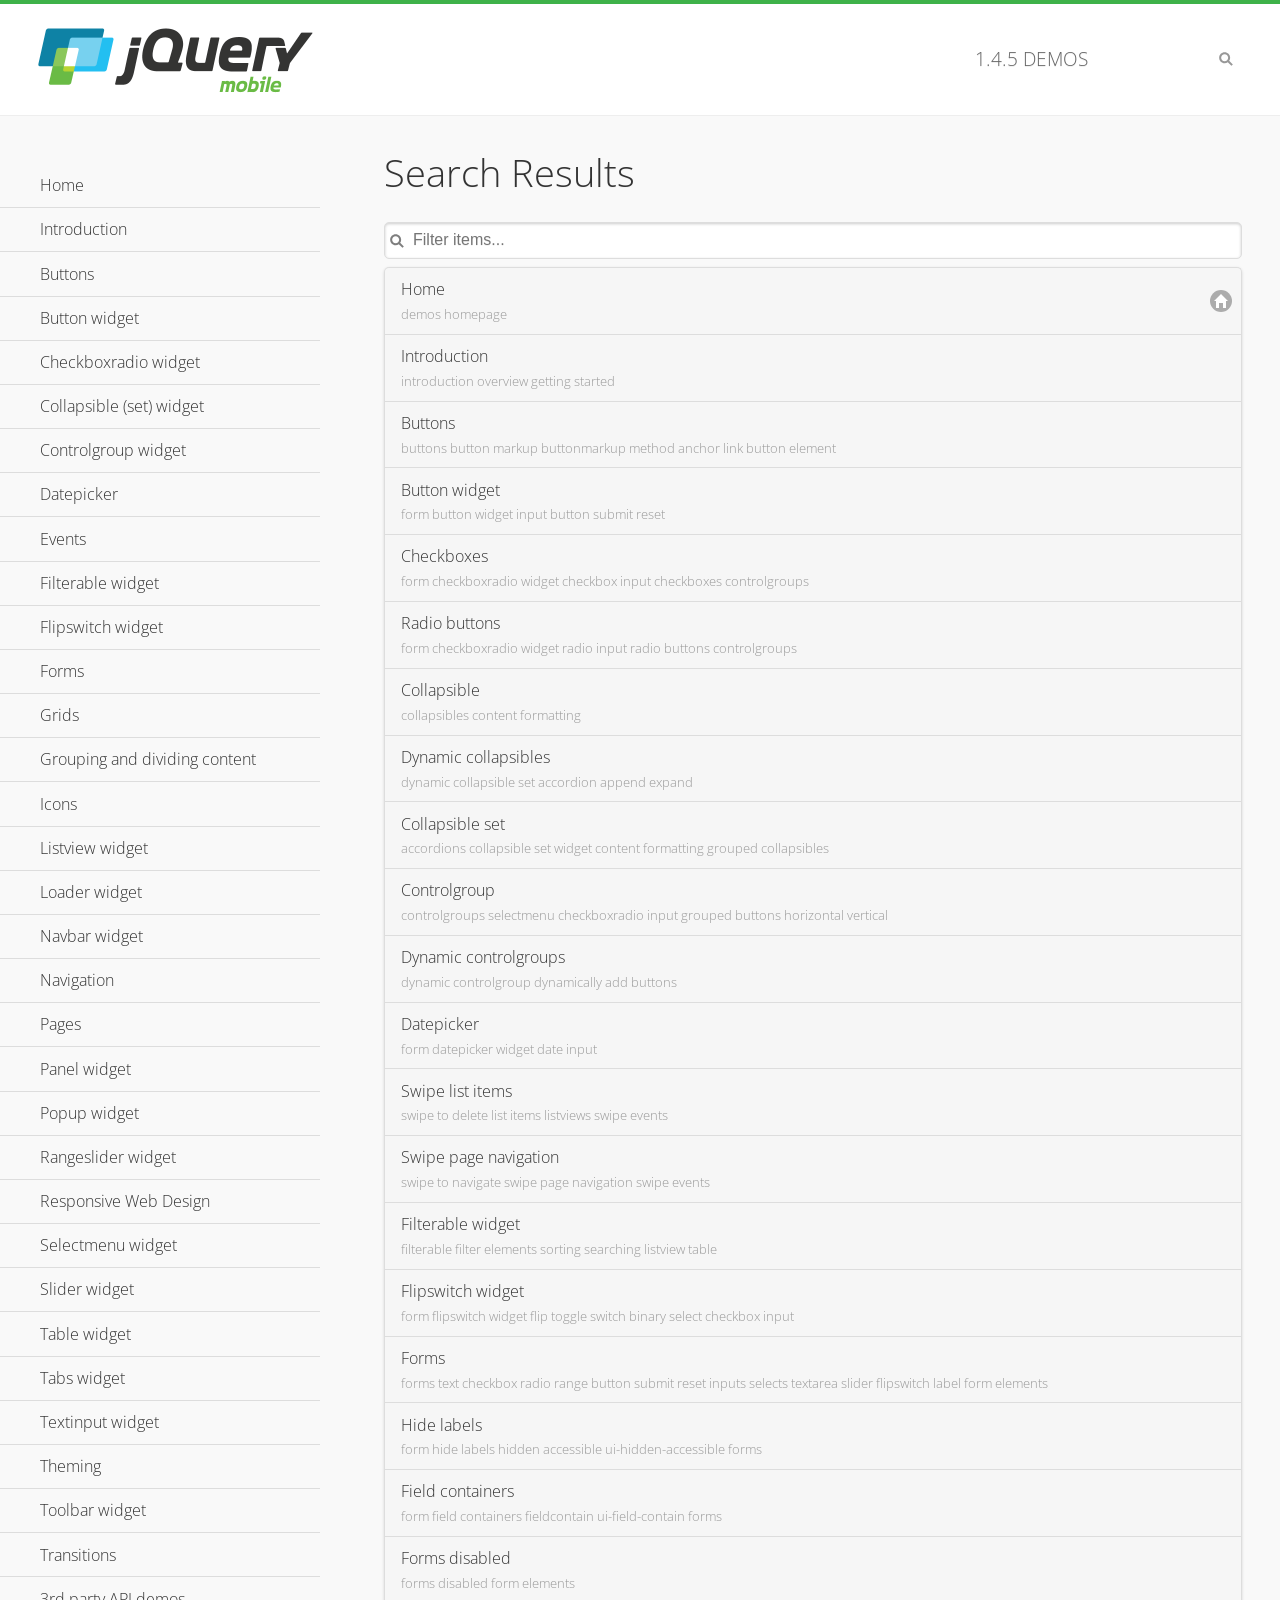
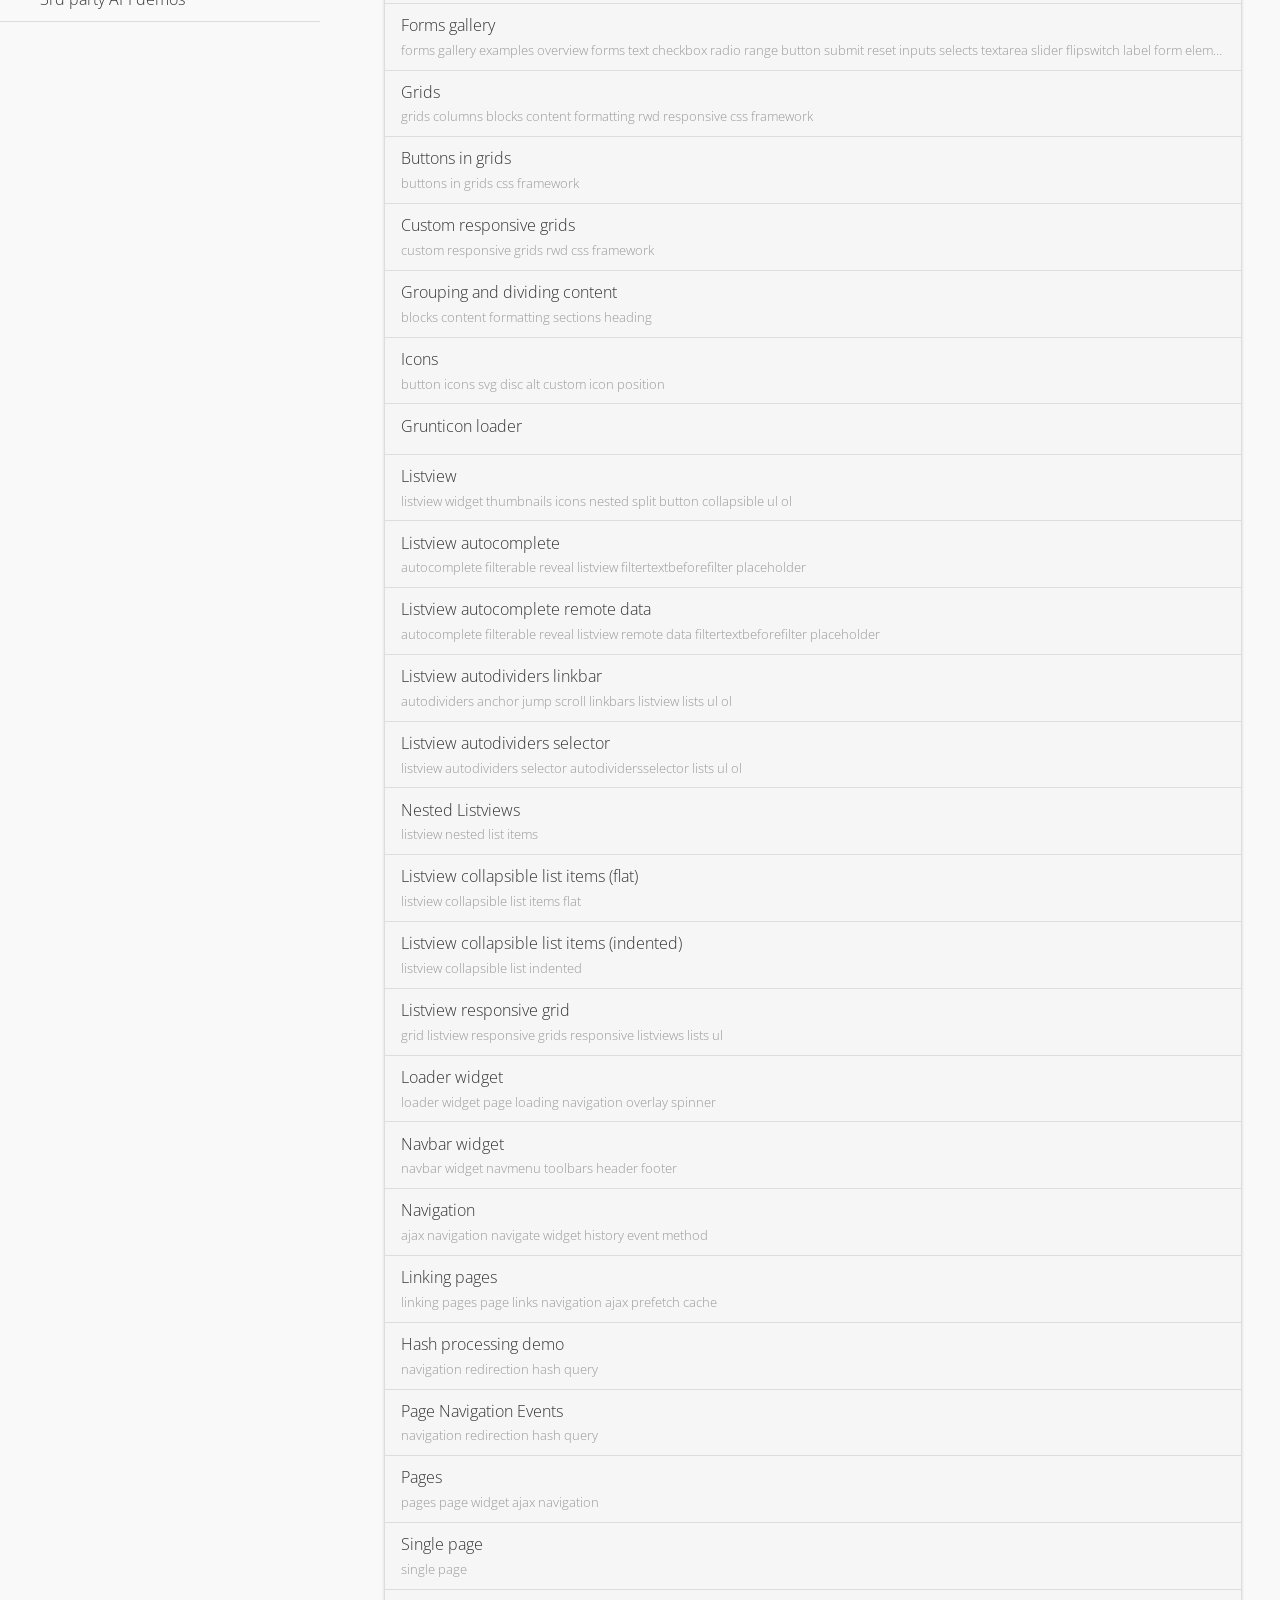
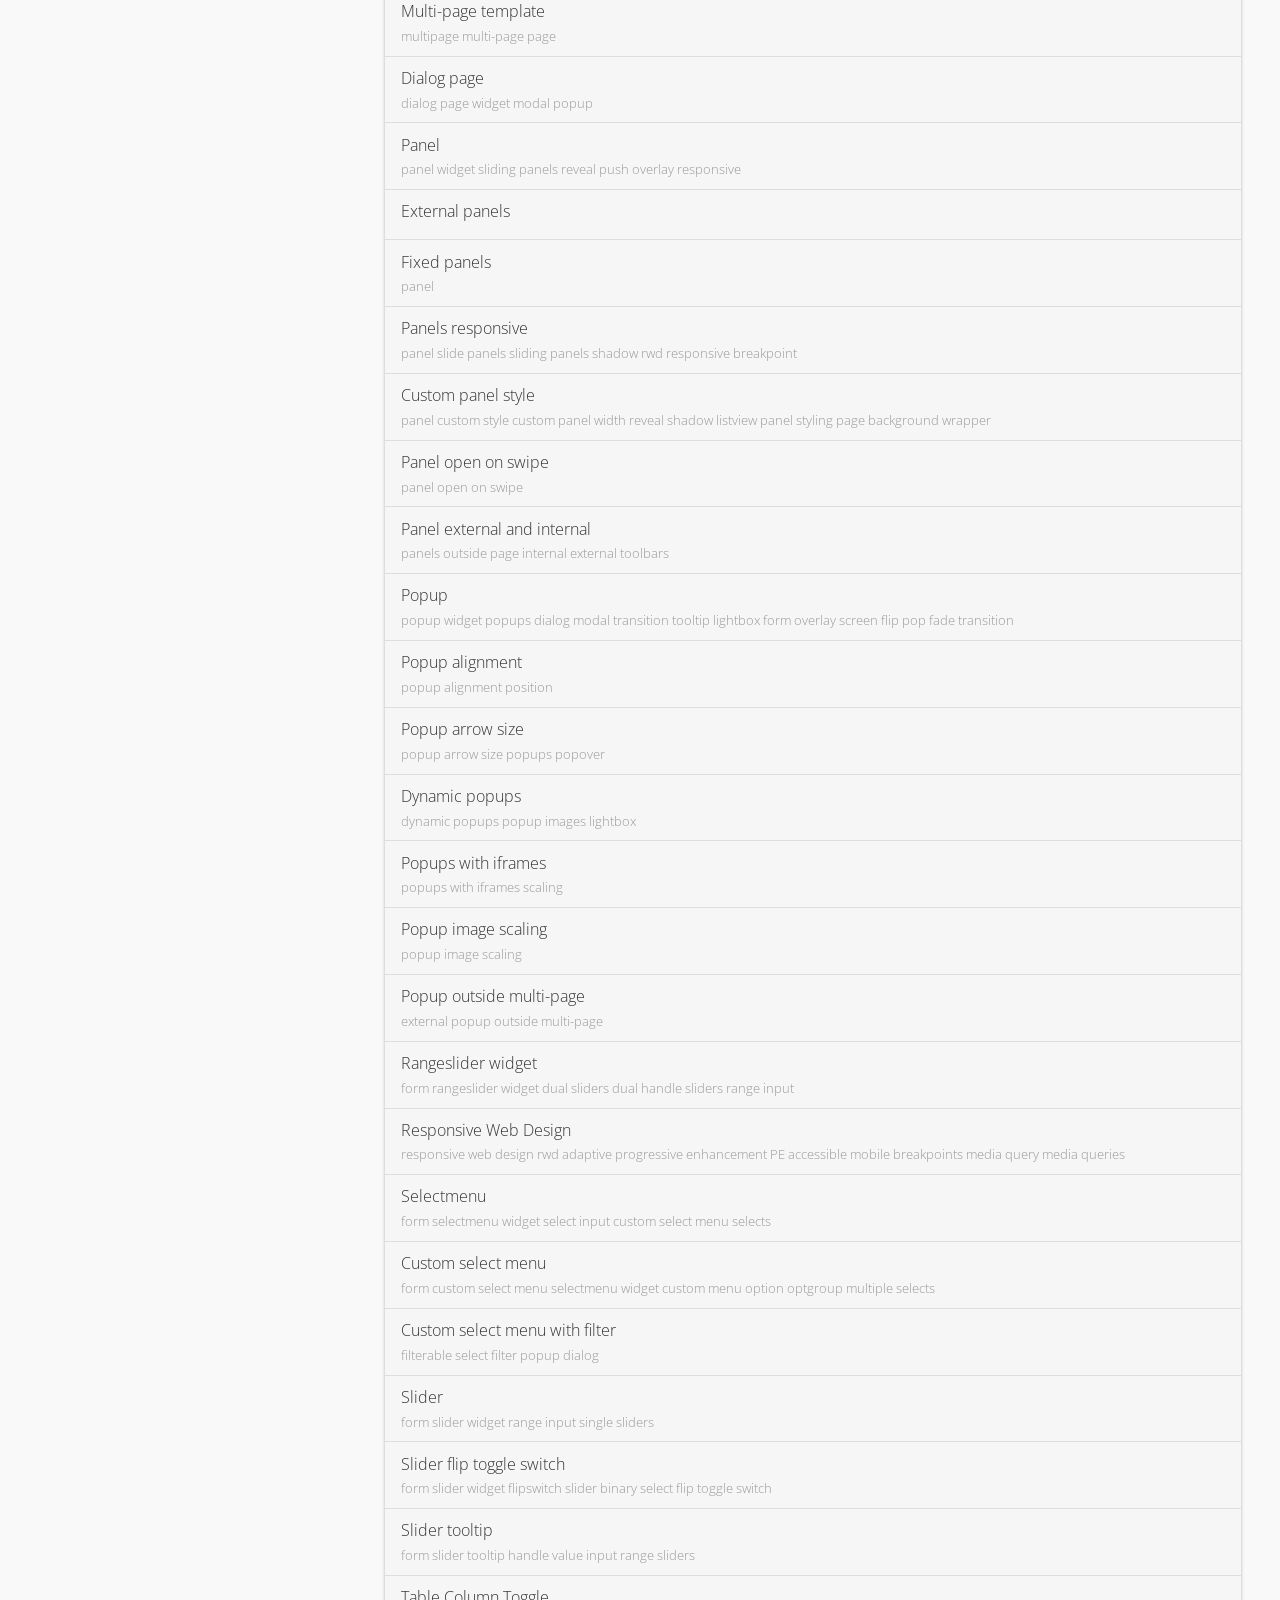
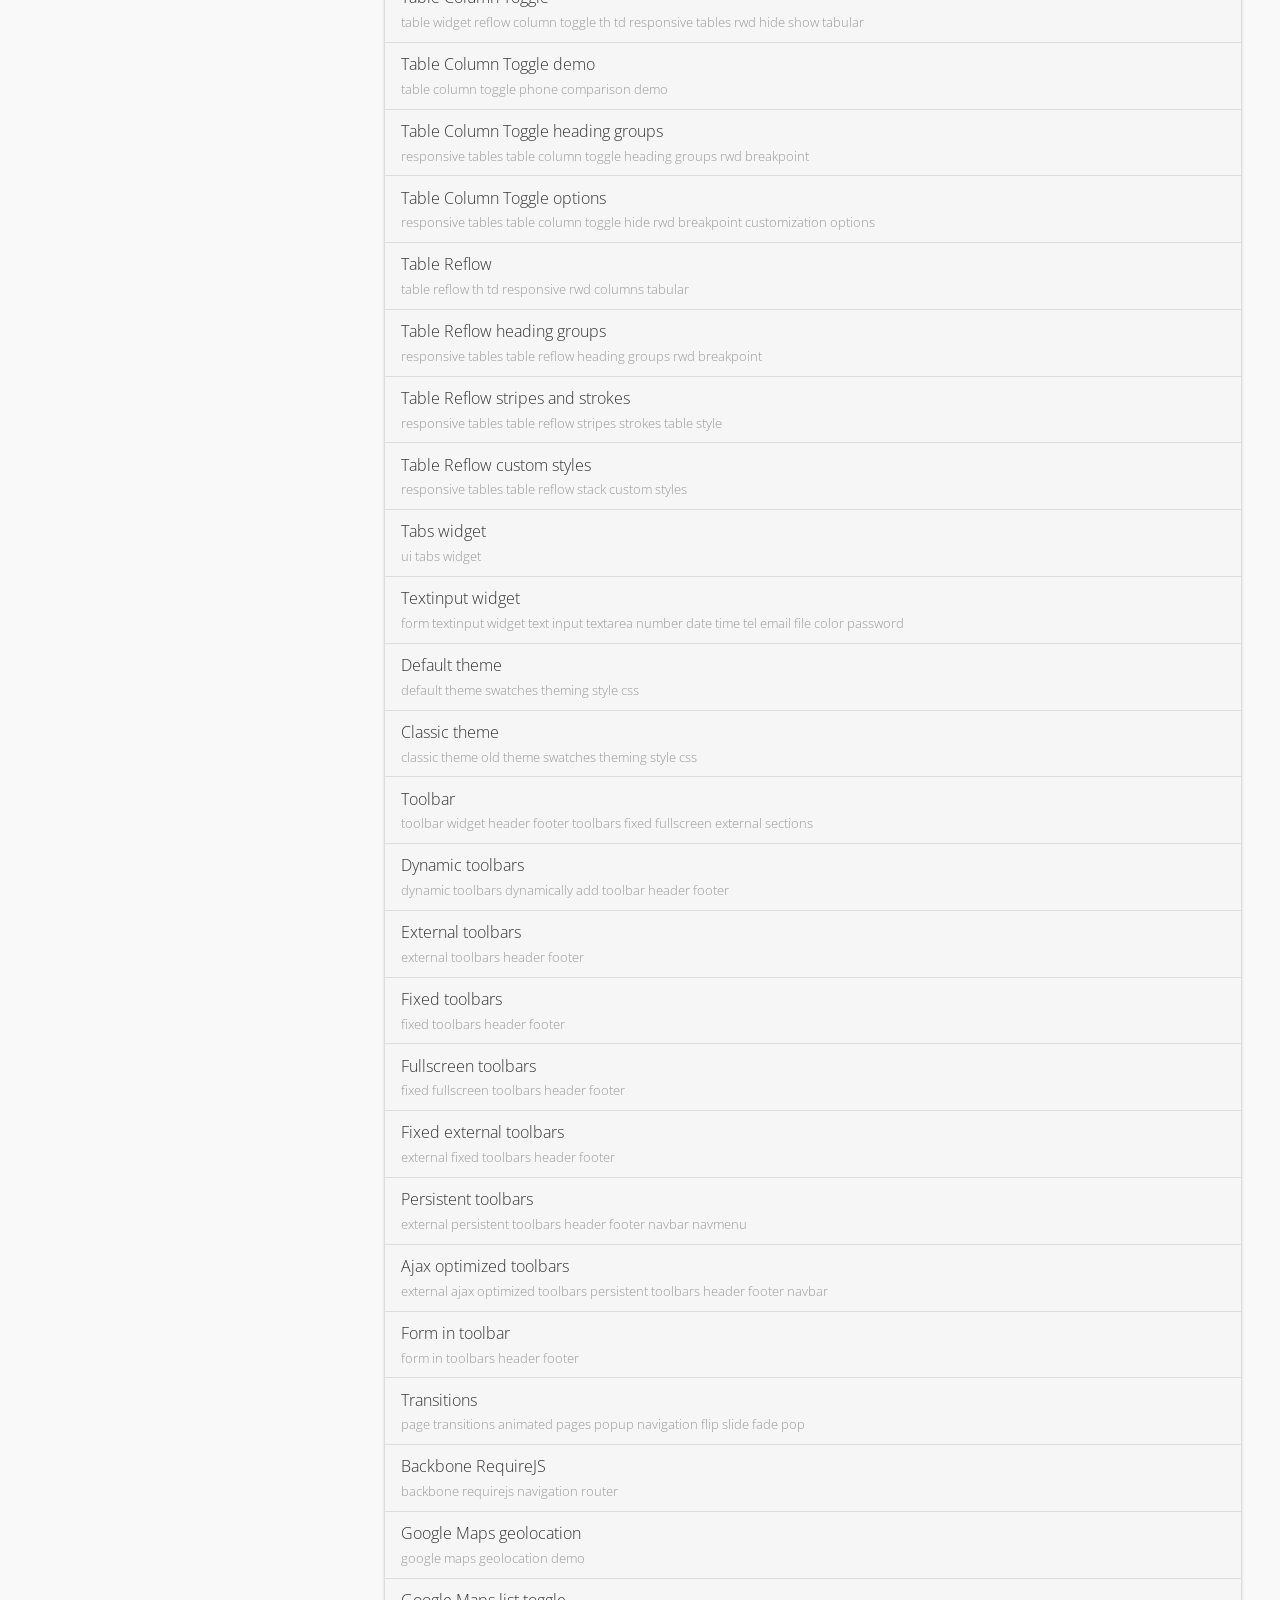
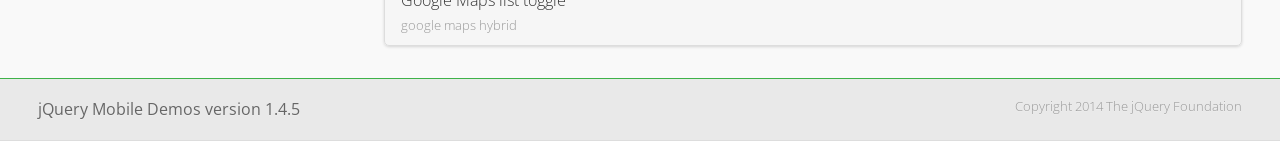
<file: jquery.mobile/demos/_search/index.html>
<!DOCTYPE html>
<html>
<head>
	<meta charset="utf-8">
	<meta name="viewport" content="width=device-width, initial-scale=1">
	<title>jQuery Mobile Demos</title>
	<link rel="stylesheet" href="../css/themes/default/jquery.mobile-1.4.5.min.css">
	<link rel="stylesheet" href="../_assets/css/jqm-demos.css">
	<link rel="shortcut icon" href="../_assets/favicon.ico">
    <link rel="stylesheet" href="http://fonts.googleapis.com/css?family=Open+Sans:300,400,700">
	<script src="../js/jquery.js"></script>
	<script src="../_assets/js/index.js"></script>
	<script src="../js/jquery.mobile-1.4.5.min.js"></script>

</head>
<body>
<div data-role="page" class="jqm-demos jqm-demos-index jqm-demos-search-results">

	<div data-role="header" class="jqm-header">
		<h2><a href="../" title="jQuery Mobile Demos home"><img src="../_assets/img/jquery-logo.png" alt="jQuery Mobile"></a></h2>
		<p><span class="jqm-version"></span> Demos</p>
		<a href="#" class="jqm-navmenu-link ui-btn ui-btn-icon-notext ui-corner-all ui-icon-bars ui-nodisc-icon ui-alt-icon ui-btn-left">Menu</a>
		<a href="#" class="jqm-search-link ui-btn ui-btn-icon-notext ui-corner-all ui-icon-search ui-nodisc-icon ui-alt-icon ui-btn-right">Search</a>
	</div><!-- /header -->

	<div role="main" class="ui-content jqm-content">

		<h1>Search Results</h1>

        <div class="jqm-search-results-wrap">
	        <ul class="jqm-list jqm-search-results-list">
<li data-filtertext="demos homepage" data-icon="home"><a href=".././">Home</a></li>
<li data-filtertext="introduction overview getting started"><a href="../intro/" data-ajax="false">Introduction</a></li>
<li data-filtertext="buttons button markup buttonmarkup method anchor link button element"><a href="../button-markup/" data-ajax="false">Buttons</a></li>
<li data-filtertext="form button widget input button submit reset"><a href="../button/" data-ajax="false">Button widget</a></li>
<li data-role="collapsible" data-enhanced="true" data-collapsed-icon="carat-d" data-expanded-icon="carat-u" data-iconpos="right" data-inset="false" class="ui-collapsible ui-collapsible-themed-content ui-collapsible-collapsed">
	<h3 class="ui-collapsible-heading ui-collapsible-heading-collapsed">
		<a href="#" class="ui-collapsible-heading-toggle ui-btn ui-btn-icon-right ui-btn-inherit ui-icon-carat-d">
		    Checkboxradio widget<span class="ui-collapsible-heading-status"> click to expand contents</span>
		</a>
	</h3>
	<div class="ui-collapsible-content ui-body-inherit ui-collapsible-content-collapsed" aria-hidden="true">
		<ul>
			<li data-filtertext="form checkboxradio widget checkbox input checkboxes controlgroups"><a href="../checkboxradio-checkbox/" data-ajax="false">Checkboxes</a></li>
			<li data-filtertext="form checkboxradio widget radio input radio buttons controlgroups"><a href="../checkboxradio-radio/" data-ajax="false">Radio buttons</a></li>
		</ul>
	</div>
</li>
<li data-role="collapsible" data-enhanced="true" data-collapsed-icon="carat-d" data-expanded-icon="carat-u" data-iconpos="right" data-inset="false" class="ui-collapsible ui-collapsible-themed-content ui-collapsible-collapsed">
	<h3 class="ui-collapsible-heading ui-collapsible-heading-collapsed">
		<a href="#" class="ui-collapsible-heading-toggle ui-btn ui-btn-icon-right ui-btn-inherit ui-icon-carat-d">
			Collapsible (set) widget<span class="ui-collapsible-heading-status"> click to expand contents</span>
		</a>
	</h3>
	<div class="ui-collapsible-content ui-body-inherit ui-collapsible-content-collapsed" aria-hidden="true">
		<ul>
			<li data-filtertext="collapsibles content formatting"><a href="../collapsible/" data-ajax="false">Collapsible</a></li>
			<li data-filtertext="dynamic collapsible set accordion append expand"><a href="../collapsible-dynamic/" data-ajax="false">Dynamic collapsibles</a></li>
			<li data-filtertext="accordions collapsible set widget content formatting grouped collapsibles"><a href="../collapsibleset/" data-ajax="false">Collapsible set</a></li>
		</ul>
	</div>
</li>
<li data-role="collapsible" data-enhanced="true" data-collapsed-icon="carat-d" data-expanded-icon="carat-u" data-iconpos="right" data-inset="false" class="ui-collapsible ui-collapsible-themed-content ui-collapsible-collapsed">
	<h3 class="ui-collapsible-heading ui-collapsible-heading-collapsed">
		<a href="#" class="ui-collapsible-heading-toggle ui-btn ui-btn-icon-right ui-btn-inherit ui-icon-carat-d">
			Controlgroup widget<span class="ui-collapsible-heading-status"> click to expand contents</span>
		</a>
	</h3>
	<div class="ui-collapsible-content ui-body-inherit ui-collapsible-content-collapsed" aria-hidden="true">
		<ul>
			<li data-filtertext="controlgroups selectmenu checkboxradio input grouped buttons horizontal vertical"><a href="../controlgroup/" data-ajax="false">Controlgroup</a></li>
			<li data-filtertext="dynamic controlgroup dynamically add buttons"><a href="../controlgroup-dynamic/" data-ajax="false">Dynamic controlgroups</a></li>
		</ul>
	</div>
</li>
<li data-filtertext="form datepicker widget date input"><a href="../datepicker/" data-ajax="false">Datepicker</a></li>
<li data-role="collapsible" data-enhanced="true" data-collapsed-icon="carat-d" data-expanded-icon="carat-u" data-iconpos="right" data-inset="false" class="ui-collapsible ui-collapsible-themed-content ui-collapsible-collapsed">
	<h3 class="ui-collapsible-heading ui-collapsible-heading-collapsed">
		<a href="#" class="ui-collapsible-heading-toggle ui-btn ui-btn-icon-right ui-btn-inherit ui-icon-carat-d">
			Events<span class="ui-collapsible-heading-status"> click to expand contents</span>
		</a>
	</h3>
	<div class="ui-collapsible-content ui-body-inherit ui-collapsible-content-collapsed" aria-hidden="true">
		<ul>
			<li data-filtertext="swipe to delete list items listviews swipe events"><a href="../swipe-list/" data-ajax="false">Swipe list items</a></li>
			<li data-filtertext="swipe to navigate swipe page navigation swipe events"><a href="../swipe-page/" data-ajax="false">Swipe page navigation</a></li>
		</ul>
	</div>
</li>
<li data-filtertext="filterable filter elements sorting searching listview table"><a href="../filterable/" data-ajax="false">Filterable widget</a></li>
<li data-filtertext="form flipswitch widget flip toggle switch binary select checkbox input"><a href="../flipswitch/" data-ajax="false">Flipswitch widget</a></li>
<li data-role="collapsible" data-enhanced="true" data-collapsed-icon="carat-d" data-expanded-icon="carat-u" data-iconpos="right" data-inset="false" class="ui-collapsible ui-collapsible-themed-content ui-collapsible-collapsed">
	<h3 class="ui-collapsible-heading ui-collapsible-heading-collapsed">
		<a href="#" class="ui-collapsible-heading-toggle ui-btn ui-btn-icon-right ui-btn-inherit ui-icon-carat-d">
			Forms<span class="ui-collapsible-heading-status"> click to expand contents</span>
		</a>
	</h3>
	<div class="ui-collapsible-content ui-body-inherit ui-collapsible-content-collapsed" aria-hidden="true">
		<ul>
			<li data-filtertext="forms text checkbox radio range button submit reset inputs selects textarea slider flipswitch label form elements"><a href="../forms/" data-ajax="false">Forms</a></li>
			<li data-filtertext="form hide labels hidden accessible ui-hidden-accessible forms"><a href="../forms-label-hidden-accessible/" data-ajax="false">Hide labels</a></li>
			<li data-filtertext="form field containers fieldcontain ui-field-contain forms"><a href="../forms-field-contain/" data-ajax="false">Field containers</a></li>
			<li data-filtertext="forms disabled form elements"><a href="../forms-disabled/" data-ajax="false">Forms disabled</a></li>
			<li data-filtertext="forms gallery examples overview forms text checkbox radio range button submit reset inputs selects textarea slider flipswitch label form elements"><a href="../forms-gallery/" data-ajax="false">Forms gallery</a></li>
		</ul>
	</div>
</li>
<li data-role="collapsible" data-enhanced="true" data-collapsed-icon="carat-d" data-expanded-icon="carat-u" data-iconpos="right" data-inset="false" class="ui-collapsible ui-collapsible-themed-content ui-collapsible-collapsed">
	<h3 class="ui-collapsible-heading ui-collapsible-heading-collapsed">
		<a href="#" class="ui-collapsible-heading-toggle ui-btn ui-btn-icon-right ui-btn-inherit ui-icon-carat-d">
			Grids<span class="ui-collapsible-heading-status"> click to expand contents</span>
		</a>
	</h3>
	<div class="ui-collapsible-content ui-body-inherit ui-collapsible-content-collapsed" aria-hidden="true">
		<ul>
			<li data-filtertext="grids columns blocks content formatting rwd responsive css framework"><a href="../grids/" data-ajax="false">Grids</a></li>
			<li data-filtertext="buttons in grids css framework"><a href="../grids-buttons/" data-ajax="false">Buttons in grids</a></li>
			<li data-filtertext="custom responsive grids rwd css framework"><a href="../grids-custom-responsive/" data-ajax="false">Custom responsive grids</a></li>
		</ul>
	</div>
</li>
<li data-filtertext="blocks content formatting sections heading"><a href="../body-bar-classes/" data-ajax="false">Grouping and dividing content</a></li>
<li data-role="collapsible" data-enhanced="true" data-collapsed-icon="carat-d" data-expanded-icon="carat-u" data-iconpos="right" data-inset="false" class="ui-collapsible ui-collapsible-themed-content ui-collapsible-collapsed">
	<h3 class="ui-collapsible-heading ui-collapsible-heading-collapsed">
		<a href="#" class="ui-collapsible-heading-toggle ui-btn ui-btn-icon-right ui-btn-inherit ui-icon-carat-d">
			Icons<span class="ui-collapsible-heading-status"> click to expand contents</span>
		</a>
	</h3>
	<div class="ui-collapsible-content ui-body-inherit ui-collapsible-content-collapsed" aria-hidden="true">
		<ul>
			<li data-filtertext="button icons svg disc alt custom icon position"><a href="../icons/" data-ajax="false">Icons</a></li>
			<li data-filtertext=""><a href="../icons-grunticon/" data-ajax="false">Grunticon loader</a></li>
		</ul>
	</div>
</li>
<li data-role="collapsible" data-enhanced="true" data-collapsed-icon="carat-d" data-expanded-icon="carat-u" data-iconpos="right" data-inset="false" class="ui-collapsible ui-collapsible-themed-content ui-collapsible-collapsed">
	<h3 class="ui-collapsible-heading ui-collapsible-heading-collapsed">
		<a href="#" class="ui-collapsible-heading-toggle ui-btn ui-btn-icon-right ui-btn-inherit ui-icon-carat-d">
			Listview widget<span class="ui-collapsible-heading-status"> click to expand contents</span>
		</a>
	</h3>
	<div class="ui-collapsible-content ui-body-inherit ui-collapsible-content-collapsed" aria-hidden="true">
		<ul>
			<li data-filtertext="listview widget thumbnails icons nested split button collapsible ul ol"><a href="../listview/" data-ajax="false">Listview</a></li>
			<li data-filtertext="autocomplete filterable reveal listview filtertextbeforefilter placeholder"><a href="../listview-autocomplete/" data-ajax="false">Listview autocomplete</a></li>
			<li data-filtertext="autocomplete filterable reveal listview remote data filtertextbeforefilter placeholder"><a href="../listview-autocomplete-remote/" data-ajax="false">Listview autocomplete remote data</a></li>
			<li data-filtertext="autodividers anchor jump scroll linkbars listview lists ul ol"><a href="../listview-autodividers-linkbar/" data-ajax="false">Listview autodividers linkbar</a></li>
			<li data-filtertext="listview autodividers selector autodividersselector lists ul ol"><a href="../listview-autodividers-selector/" data-ajax="false">Listview autodividers selector</a></li>
			<li data-filtertext="listview nested list items"><a href="../listview-nested-lists/" data-ajax="false">Nested Listviews</a></li>
			<li data-filtertext="listview collapsible list items flat"><a href="../listview-collapsible-item-flat/" data-ajax="false">Listview collapsible list items (flat)</a></li>
			<li data-filtertext="listview collapsible list indented"><a href="../listview-collapsible-item-indented/" data-ajax="false">Listview collapsible list items (indented)</a></li>
			<li data-filtertext="grid listview responsive grids responsive listviews lists ul"><a href="../listview-grid/" data-ajax="false">Listview responsive grid</a></li>
		</ul>
	</div>
</li>
<li data-filtertext="loader widget page loading navigation overlay spinner"><a href="../loader/" data-ajax="false">Loader widget</a></li>
<li data-filtertext="navbar widget navmenu toolbars header footer"><a href="../navbar/" data-ajax="false">Navbar widget</a></li>
<li data-role="collapsible" data-enhanced="true" data-collapsed-icon="carat-d" data-expanded-icon="carat-u" data-iconpos="right" data-inset="false" class="ui-collapsible ui-collapsible-themed-content ui-collapsible-collapsed">
	<h3 class="ui-collapsible-heading ui-collapsible-heading-collapsed">
		<a href="#" class="ui-collapsible-heading-toggle ui-btn ui-btn-icon-right ui-btn-inherit ui-icon-carat-d">
			Navigation<span class="ui-collapsible-heading-status"> click to expand contents</span>
		</a>
	</h3>
	<div class="ui-collapsible-content ui-body-inherit ui-collapsible-content-collapsed" aria-hidden="true">
		<ul>
			<li data-filtertext="ajax navigation navigate widget history event method"><a href="../navigation/" data-ajax="false">Navigation</a></li>
			<li data-filtertext="linking pages page links navigation ajax prefetch cache"><a href="../navigation-linking-pages/" data-ajax="false">Linking pages</a></li>
			<!-- <li data-filtertext="php redirect server redirection server-side navigation"><a href="../navigation-php-redirect/" data-ajax="false">PHP redirect demo</a></li>-->
			<li data-filtertext="navigation redirection hash query"><a href="../navigation-hash-processing/" data-ajax="false">Hash processing demo</a></li>
			<li data-filtertext="navigation redirection hash query"><a href="../page-events/" data-ajax="false">Page Navigation Events</a></li>
		</ul>
	</div>
</li>
<li data-role="collapsible" data-enhanced="true" data-collapsed-icon="carat-d" data-expanded-icon="carat-u" data-iconpos="right" data-inset="false" class="ui-collapsible ui-collapsible-themed-content ui-collapsible-collapsed">
	<h3 class="ui-collapsible-heading ui-collapsible-heading-collapsed">
		<a href="#" class="ui-collapsible-heading-toggle ui-btn ui-btn-icon-right ui-btn-inherit ui-icon-carat-d">
			Pages<span class="ui-collapsible-heading-status"> click to expand contents</span>
		</a>
	</h3>
	<div class="ui-collapsible-content ui-body-inherit ui-collapsible-content-collapsed" aria-hidden="true">
		<ul>
			<li data-filtertext="pages page widget ajax navigation"><a href="../pages/" data-ajax="false">Pages</a></li>
			<li data-filtertext="single page"><a href="../pages-single-page/" data-ajax="false">Single page</a></li>
			<li data-filtertext="multipage multi-page page"><a href="../pages-multi-page/" data-ajax="false">Multi-page template</a></li>
			<li data-filtertext="dialog page widget modal popup"><a href="../pages-dialog/" data-ajax="false">Dialog page</a></li>
		</ul>
	</div>
</li>
<li data-role="collapsible" data-enhanced="true" data-collapsed-icon="carat-d" data-expanded-icon="carat-u" data-iconpos="right" data-inset="false" class="ui-collapsible ui-collapsible-themed-content ui-collapsible-collapsed">
	<h3 class="ui-collapsible-heading ui-collapsible-heading-collapsed">
		<a href="#" class="ui-collapsible-heading-toggle ui-btn ui-btn-icon-right ui-btn-inherit ui-icon-carat-d">
			Panel widget<span class="ui-collapsible-heading-status"> click to expand contents</span>
		</a>
	</h3>
	<div class="ui-collapsible-content ui-body-inherit ui-collapsible-content-collapsed" aria-hidden="true">
		<ul>
			<li data-filtertext="panel widget sliding panels reveal push overlay responsive"><a href="../panel/" data-ajax="false">Panel</a></li>
			<li data-filtertext=""><a href="../panel-external/" data-ajax="false">External panels</a></li>
			<li data-filtertext="panel "><a href="../panel-fixed/" data-ajax="false">Fixed panels</a></li>
			<li data-filtertext="panel slide panels sliding panels shadow rwd responsive breakpoint"><a href="../panel-responsive/" data-ajax="false">Panels responsive</a></li>
			<li data-filtertext="panel custom style custom panel width reveal shadow listview panel styling page background wrapper"><a href="../panel-styling/" data-ajax="false">Custom panel style</a></li>
			<li data-filtertext="panel open on swipe"><a href="../panel-swipe-open/" data-ajax="false">Panel open on swipe</a></li>
			<li data-filtertext="panels outside page internal external toolbars"><a href="../panel-external-internal/" data-ajax="false">Panel external and internal</a></li>
		</ul>
	</div>
</li>
<li data-role="collapsible" data-enhanced="true" data-collapsed-icon="carat-d" data-expanded-icon="carat-u" data-iconpos="right" data-inset="false" class="ui-collapsible ui-collapsible-themed-content ui-collapsible-collapsed">
	<h3 class="ui-collapsible-heading ui-collapsible-heading-collapsed">
		<a href="#" class="ui-collapsible-heading-toggle ui-btn ui-btn-icon-right ui-btn-inherit ui-icon-carat-d">
			Popup widget<span class="ui-collapsible-heading-status"> click to expand contents</span>
		</a>
	</h3>
	<div class="ui-collapsible-content ui-body-inherit ui-collapsible-content-collapsed" aria-hidden="true">
		<ul>
			<li data-filtertext="popup widget popups dialog modal transition tooltip lightbox form overlay screen flip pop fade transition"><a href="../popup/" data-ajax="false">Popup</a></li>
			<li data-filtertext="popup alignment position"><a href="../popup-alignment/" data-ajax="false">Popup alignment</a></li>
			<li data-filtertext="popup arrow size popups popover"><a href="../popup-arrow-size/" data-ajax="false">Popup arrow size</a></li>
			<li data-filtertext="dynamic popups popup images lightbox"><a href="../popup-dynamic/" data-ajax="false">Dynamic popups</a></li>
			<li data-filtertext="popups with iframes scaling"><a href="../popup-iframe/" data-ajax="false">Popups with iframes</a></li>
			<li data-filtertext="popup image scaling"><a href="../popup-image-scaling/" data-ajax="false">Popup image scaling</a></li>
			<li data-filtertext="external popup outside multi-page"><a href="../popup-outside-multipage/" data-ajax="false">Popup outside multi-page</a></li>
		</ul>
	</div>
</li>
<li data-filtertext="form rangeslider widget dual sliders dual handle sliders range input"><a href="../rangeslider/" data-ajax="false">Rangeslider widget</a></li>
<li data-filtertext="responsive web design rwd adaptive progressive enhancement PE accessible mobile breakpoints media query media queries"><a href="../rwd/" data-ajax="false">Responsive Web Design</a></li>
<li data-role="collapsible" data-enhanced="true" data-collapsed-icon="carat-d" data-expanded-icon="carat-u" data-iconpos="right" data-inset="false" class="ui-collapsible ui-collapsible-themed-content ui-collapsible-collapsed">
	<h3 class="ui-collapsible-heading ui-collapsible-heading-collapsed">
		<a href="#" class="ui-collapsible-heading-toggle ui-btn ui-btn-icon-right ui-btn-inherit ui-icon-carat-d">
			Selectmenu widget<span class="ui-collapsible-heading-status"> click to expand contents</span>
		</a>
	</h3>
	<div class="ui-collapsible-content ui-body-inherit ui-collapsible-content-collapsed" aria-hidden="true">
		<ul>
			<li data-filtertext="form selectmenu widget select input custom select menu selects"><a href="../selectmenu/" data-ajax="false">Selectmenu</a></li>
			<li data-filtertext="form custom select menu selectmenu widget custom menu option optgroup multiple selects"><a href="../selectmenu-custom/" data-ajax="false">Custom select menu</a></li>
			<li data-filtertext="filterable select filter popup dialog"><a href="../selectmenu-custom-filter/" data-ajax="false">Custom select menu with filter</a></li>
		</ul>
	</div>
</li>
<li data-role="collapsible" data-enhanced="true" data-collapsed-icon="carat-d" data-expanded-icon="carat-u" data-iconpos="right" data-inset="false" class="ui-collapsible ui-collapsible-themed-content ui-collapsible-collapsed">
	<h3 class="ui-collapsible-heading ui-collapsible-heading-collapsed">
		<a href="#" class="ui-collapsible-heading-toggle ui-btn ui-btn-icon-right ui-btn-inherit ui-icon-carat-d">
			Slider widget<span class="ui-collapsible-heading-status"> click to expand contents</span>
		</a>
	</h3>
	<div class="ui-collapsible-content ui-body-inherit ui-collapsible-content-collapsed" aria-hidden="true">
		<ul>
			<li data-filtertext="form slider widget range input single sliders"><a href="../slider/" data-ajax="false">Slider</a></li>
			<li data-filtertext="form slider widget flipswitch slider binary select flip toggle switch"><a href="../slider-flipswitch/" data-ajax="false">Slider flip toggle switch</a></li>
			<li data-filtertext="form slider tooltip handle value input range sliders"><a href="../slider-tooltip/" data-ajax="false">Slider tooltip</a></li>
		</ul>
	</div>
</li>
<li data-role="collapsible" data-enhanced="true" data-collapsed-icon="carat-d" data-expanded-icon="carat-u" data-iconpos="right" data-inset="false" class="ui-collapsible ui-collapsible-themed-content ui-collapsible-collapsed">
	<h3 class="ui-collapsible-heading ui-collapsible-heading-collapsed">
		<a href="#" class="ui-collapsible-heading-toggle ui-btn ui-btn-icon-right ui-btn-inherit ui-icon-carat-d">
			Table widget<span class="ui-collapsible-heading-status"> click to expand contents</span>
		</a>
	</h3>
	<div class="ui-collapsible-content ui-body-inherit ui-collapsible-content-collapsed" aria-hidden="true">
		<ul>
			<li data-filtertext="table widget reflow column toggle th td responsive tables rwd hide show tabular"><a href="../table-column-toggle/" data-ajax="false">Table Column Toggle</a></li>
			<li data-filtertext="table column toggle phone comparison demo"><a href="../table-column-toggle-example/" data-ajax="false">Table Column Toggle demo</a></li>
			<li data-filtertext="responsive tables table column toggle heading groups rwd breakpoint"><a href="../table-column-toggle-heading-groups/" data-ajax="false">Table Column Toggle heading groups</a></li>
			<li data-filtertext="responsive tables table column toggle hide rwd breakpoint customization options"><a href="../table-column-toggle-options/" data-ajax="false">Table Column Toggle options</a></li>
			<li data-filtertext="table reflow th td responsive rwd columns tabular"><a href="../table-reflow/" data-ajax="false">Table Reflow</a></li>
			<li data-filtertext="responsive tables table reflow heading groups rwd breakpoint"><a href="../table-reflow-heading-groups/" data-ajax="false">Table Reflow heading groups</a></li>
			<li data-filtertext="responsive tables table reflow stripes strokes table style"><a href="../table-reflow-stripes-strokes/" data-ajax="false">Table Reflow stripes and strokes</a></li>
			<li data-filtertext="responsive tables table reflow stack custom styles"><a href="../table-reflow-styling/" data-ajax="false">Table Reflow custom styles</a></li>
		</ul>
	</div>
</li>
<li data-filtertext="ui tabs widget"><a href="../tabs/" data-ajax="false">Tabs widget</a></li>
<li data-filtertext="form textinput widget text input textarea number date time tel email file color password"><a href="../textinput/" data-ajax="false">Textinput widget</a></li>
<li data-role="collapsible" data-enhanced="true" data-collapsed-icon="carat-d" data-expanded-icon="carat-u" data-iconpos="right" data-inset="false" class="ui-collapsible ui-collapsible-themed-content ui-collapsible-collapsed">
	<h3 class="ui-collapsible-heading ui-collapsible-heading-collapsed">
		<a href="#" class="ui-collapsible-heading-toggle ui-btn ui-btn-icon-right ui-btn-inherit ui-icon-carat-d">
			Theming<span class="ui-collapsible-heading-status"> click to expand contents</span>
		</a>
	</h3>
	<div class="ui-collapsible-content ui-body-inherit ui-collapsible-content-collapsed" aria-hidden="true">
		<ul>
			<li data-filtertext="default theme swatches theming style css"><a href="../theme-default/" data-ajax="false">Default theme</a></li>
			<li data-filtertext="classic theme old theme swatches theming style css"><a href="../theme-classic/" data-ajax="false">Classic theme</a></li>
		</ul>
	</div>
</li>
<li data-role="collapsible" data-enhanced="true" data-collapsed-icon="carat-d" data-expanded-icon="carat-u" data-iconpos="right" data-inset="false" class="ui-collapsible ui-collapsible-themed-content ui-collapsible-collapsed">
	<h3 class="ui-collapsible-heading ui-collapsible-heading-collapsed">
		<a href="#" class="ui-collapsible-heading-toggle ui-btn ui-btn-icon-right ui-btn-inherit ui-icon-carat-d">
			Toolbar widget<span class="ui-collapsible-heading-status"> click to expand contents</span>
		</a>
	</h3>
	<div class="ui-collapsible-content ui-body-inherit ui-collapsible-content-collapsed" aria-hidden="true">
		<ul>
			<li data-filtertext="toolbar widget header footer toolbars fixed fullscreen external sections"><a href="../toolbar/" data-ajax="false">Toolbar</a></li>
			<li data-filtertext="dynamic toolbars dynamically add toolbar header footer"><a href="../toolbar-dynamic/" data-ajax="false">Dynamic toolbars</a></li>
			<li data-filtertext="external toolbars header footer"><a href="../toolbar-external/" data-ajax="false">External toolbars</a></li>
			<li data-filtertext="fixed toolbars header footer"><a href="../toolbar-fixed/" data-ajax="false">Fixed toolbars</a></li>
			<li data-filtertext="fixed fullscreen toolbars header footer"><a href="../toolbar-fixed-fullscreen/" data-ajax="false">Fullscreen toolbars</a></li>
			<li data-filtertext="external fixed toolbars header footer"><a href="../toolbar-fixed-external/" data-ajax="false">Fixed external toolbars</a></li>
			<li data-filtertext="external persistent toolbars header footer navbar navmenu"><a href="../toolbar-fixed-persistent/" data-ajax="false">Persistent toolbars</a></li>
			<li data-filtertext="external ajax optimized toolbars persistent toolbars header footer navbar"><a href="../toolbar-fixed-persistent-optimized/" data-ajax="false">Ajax optimized toolbars</a></li>
			<li data-filtertext="form in toolbars header footer"><a href="../toolbar-fixed-forms/" data-ajax="false">Form in toolbar</a></li>
		</ul>
	</div>
</li>
<li data-filtertext="page transitions animated pages popup navigation flip slide fade pop"><a href="../transitions/" data-ajax="false">Transitions</a></li>
<li data-role="collapsible" data-enhanced="true" data-collapsed-icon="carat-d" data-expanded-icon="carat-u" data-iconpos="right" data-inset="false" class="ui-collapsible ui-collapsible-themed-content ui-collapsible-collapsed">
	<h3 class="ui-collapsible-heading ui-collapsible-heading-collapsed">
		<a href="#" class="ui-collapsible-heading-toggle ui-btn ui-btn-icon-right ui-btn-inherit ui-icon-carat-d">
			3rd party API demos<span class="ui-collapsible-heading-status"> click to expand contents</span>
		</a>
	</h3>
	<div class="ui-collapsible-content ui-body-inherit ui-collapsible-content-collapsed" aria-hidden="true">
		<ul>
			<li data-filtertext="backbone requirejs navigation router"><a href="../backbone-requirejs/" data-ajax="false">Backbone RequireJS</a></li>
			<li data-filtertext="google maps geolocation demo"><a href="../map-geolocation/" data-ajax="false">Google Maps geolocation</a></li>
			<li data-filtertext="google maps hybrid"><a href="../map-list-toggle/" data-ajax="false">Google Maps list toggle</a></li>
		</ul>
	</div>
</li>



	        </ul>
	    </div>

	</div><!-- /content -->
	    <div data-role="panel" class="jqm-navmenu-panel" data-position="left" data-display="overlay" data-theme="a">
	    	<ul class="jqm-list ui-alt-icon ui-nodisc-icon">
<li data-filtertext="demos homepage" data-icon="home"><a href=".././">Home</a></li>
<li data-filtertext="introduction overview getting started"><a href="../intro/" data-ajax="false">Introduction</a></li>
<li data-filtertext="buttons button markup buttonmarkup method anchor link button element"><a href="../button-markup/" data-ajax="false">Buttons</a></li>
<li data-filtertext="form button widget input button submit reset"><a href="../button/" data-ajax="false">Button widget</a></li>
<li data-role="collapsible" data-enhanced="true" data-collapsed-icon="carat-d" data-expanded-icon="carat-u" data-iconpos="right" data-inset="false" class="ui-collapsible ui-collapsible-themed-content ui-collapsible-collapsed">
	<h3 class="ui-collapsible-heading ui-collapsible-heading-collapsed">
		<a href="#" class="ui-collapsible-heading-toggle ui-btn ui-btn-icon-right ui-btn-inherit ui-icon-carat-d">
		    Checkboxradio widget<span class="ui-collapsible-heading-status"> click to expand contents</span>
		</a>
	</h3>
	<div class="ui-collapsible-content ui-body-inherit ui-collapsible-content-collapsed" aria-hidden="true">
		<ul>
			<li data-filtertext="form checkboxradio widget checkbox input checkboxes controlgroups"><a href="../checkboxradio-checkbox/" data-ajax="false">Checkboxes</a></li>
			<li data-filtertext="form checkboxradio widget radio input radio buttons controlgroups"><a href="../checkboxradio-radio/" data-ajax="false">Radio buttons</a></li>
		</ul>
	</div>
</li>
<li data-role="collapsible" data-enhanced="true" data-collapsed-icon="carat-d" data-expanded-icon="carat-u" data-iconpos="right" data-inset="false" class="ui-collapsible ui-collapsible-themed-content ui-collapsible-collapsed">
	<h3 class="ui-collapsible-heading ui-collapsible-heading-collapsed">
		<a href="#" class="ui-collapsible-heading-toggle ui-btn ui-btn-icon-right ui-btn-inherit ui-icon-carat-d">
			Collapsible (set) widget<span class="ui-collapsible-heading-status"> click to expand contents</span>
		</a>
	</h3>
	<div class="ui-collapsible-content ui-body-inherit ui-collapsible-content-collapsed" aria-hidden="true">
		<ul>
			<li data-filtertext="collapsibles content formatting"><a href="../collapsible/" data-ajax="false">Collapsible</a></li>
			<li data-filtertext="dynamic collapsible set accordion append expand"><a href="../collapsible-dynamic/" data-ajax="false">Dynamic collapsibles</a></li>
			<li data-filtertext="accordions collapsible set widget content formatting grouped collapsibles"><a href="../collapsibleset/" data-ajax="false">Collapsible set</a></li>
		</ul>
	</div>
</li>
<li data-role="collapsible" data-enhanced="true" data-collapsed-icon="carat-d" data-expanded-icon="carat-u" data-iconpos="right" data-inset="false" class="ui-collapsible ui-collapsible-themed-content ui-collapsible-collapsed">
	<h3 class="ui-collapsible-heading ui-collapsible-heading-collapsed">
		<a href="#" class="ui-collapsible-heading-toggle ui-btn ui-btn-icon-right ui-btn-inherit ui-icon-carat-d">
			Controlgroup widget<span class="ui-collapsible-heading-status"> click to expand contents</span>
		</a>
	</h3>
	<div class="ui-collapsible-content ui-body-inherit ui-collapsible-content-collapsed" aria-hidden="true">
		<ul>
			<li data-filtertext="controlgroups selectmenu checkboxradio input grouped buttons horizontal vertical"><a href="../controlgroup/" data-ajax="false">Controlgroup</a></li>
			<li data-filtertext="dynamic controlgroup dynamically add buttons"><a href="../controlgroup-dynamic/" data-ajax="false">Dynamic controlgroups</a></li>
		</ul>
	</div>
</li>
<li data-filtertext="form datepicker widget date input"><a href="../datepicker/" data-ajax="false">Datepicker</a></li>
<li data-role="collapsible" data-enhanced="true" data-collapsed-icon="carat-d" data-expanded-icon="carat-u" data-iconpos="right" data-inset="false" class="ui-collapsible ui-collapsible-themed-content ui-collapsible-collapsed">
	<h3 class="ui-collapsible-heading ui-collapsible-heading-collapsed">
		<a href="#" class="ui-collapsible-heading-toggle ui-btn ui-btn-icon-right ui-btn-inherit ui-icon-carat-d">
			Events<span class="ui-collapsible-heading-status"> click to expand contents</span>
		</a>
	</h3>
	<div class="ui-collapsible-content ui-body-inherit ui-collapsible-content-collapsed" aria-hidden="true">
		<ul>
			<li data-filtertext="swipe to delete list items listviews swipe events"><a href="../swipe-list/" data-ajax="false">Swipe list items</a></li>
			<li data-filtertext="swipe to navigate swipe page navigation swipe events"><a href="../swipe-page/" data-ajax="false">Swipe page navigation</a></li>
		</ul>
	</div>
</li>
<li data-filtertext="filterable filter elements sorting searching listview table"><a href="../filterable/" data-ajax="false">Filterable widget</a></li>
<li data-filtertext="form flipswitch widget flip toggle switch binary select checkbox input"><a href="../flipswitch/" data-ajax="false">Flipswitch widget</a></li>
<li data-role="collapsible" data-enhanced="true" data-collapsed-icon="carat-d" data-expanded-icon="carat-u" data-iconpos="right" data-inset="false" class="ui-collapsible ui-collapsible-themed-content ui-collapsible-collapsed">
	<h3 class="ui-collapsible-heading ui-collapsible-heading-collapsed">
		<a href="#" class="ui-collapsible-heading-toggle ui-btn ui-btn-icon-right ui-btn-inherit ui-icon-carat-d">
			Forms<span class="ui-collapsible-heading-status"> click to expand contents</span>
		</a>
	</h3>
	<div class="ui-collapsible-content ui-body-inherit ui-collapsible-content-collapsed" aria-hidden="true">
		<ul>
			<li data-filtertext="forms text checkbox radio range button submit reset inputs selects textarea slider flipswitch label form elements"><a href="../forms/" data-ajax="false">Forms</a></li>
			<li data-filtertext="form hide labels hidden accessible ui-hidden-accessible forms"><a href="../forms-label-hidden-accessible/" data-ajax="false">Hide labels</a></li>
			<li data-filtertext="form field containers fieldcontain ui-field-contain forms"><a href="../forms-field-contain/" data-ajax="false">Field containers</a></li>
			<li data-filtertext="forms disabled form elements"><a href="../forms-disabled/" data-ajax="false">Forms disabled</a></li>
			<li data-filtertext="forms gallery examples overview forms text checkbox radio range button submit reset inputs selects textarea slider flipswitch label form elements"><a href="../forms-gallery/" data-ajax="false">Forms gallery</a></li>
		</ul>
	</div>
</li>
<li data-role="collapsible" data-enhanced="true" data-collapsed-icon="carat-d" data-expanded-icon="carat-u" data-iconpos="right" data-inset="false" class="ui-collapsible ui-collapsible-themed-content ui-collapsible-collapsed">
	<h3 class="ui-collapsible-heading ui-collapsible-heading-collapsed">
		<a href="#" class="ui-collapsible-heading-toggle ui-btn ui-btn-icon-right ui-btn-inherit ui-icon-carat-d">
			Grids<span class="ui-collapsible-heading-status"> click to expand contents</span>
		</a>
	</h3>
	<div class="ui-collapsible-content ui-body-inherit ui-collapsible-content-collapsed" aria-hidden="true">
		<ul>
			<li data-filtertext="grids columns blocks content formatting rwd responsive css framework"><a href="../grids/" data-ajax="false">Grids</a></li>
			<li data-filtertext="buttons in grids css framework"><a href="../grids-buttons/" data-ajax="false">Buttons in grids</a></li>
			<li data-filtertext="custom responsive grids rwd css framework"><a href="../grids-custom-responsive/" data-ajax="false">Custom responsive grids</a></li>
		</ul>
	</div>
</li>
<li data-filtertext="blocks content formatting sections heading"><a href="../body-bar-classes/" data-ajax="false">Grouping and dividing content</a></li>
<li data-role="collapsible" data-enhanced="true" data-collapsed-icon="carat-d" data-expanded-icon="carat-u" data-iconpos="right" data-inset="false" class="ui-collapsible ui-collapsible-themed-content ui-collapsible-collapsed">
	<h3 class="ui-collapsible-heading ui-collapsible-heading-collapsed">
		<a href="#" class="ui-collapsible-heading-toggle ui-btn ui-btn-icon-right ui-btn-inherit ui-icon-carat-d">
			Icons<span class="ui-collapsible-heading-status"> click to expand contents</span>
		</a>
	</h3>
	<div class="ui-collapsible-content ui-body-inherit ui-collapsible-content-collapsed" aria-hidden="true">
		<ul>
			<li data-filtertext="button icons svg disc alt custom icon position"><a href="../icons/" data-ajax="false">Icons</a></li>
			<li data-filtertext=""><a href="../icons-grunticon/" data-ajax="false">Grunticon loader</a></li>
		</ul>
	</div>
</li>
<li data-role="collapsible" data-enhanced="true" data-collapsed-icon="carat-d" data-expanded-icon="carat-u" data-iconpos="right" data-inset="false" class="ui-collapsible ui-collapsible-themed-content ui-collapsible-collapsed">
	<h3 class="ui-collapsible-heading ui-collapsible-heading-collapsed">
		<a href="#" class="ui-collapsible-heading-toggle ui-btn ui-btn-icon-right ui-btn-inherit ui-icon-carat-d">
			Listview widget<span class="ui-collapsible-heading-status"> click to expand contents</span>
		</a>
	</h3>
	<div class="ui-collapsible-content ui-body-inherit ui-collapsible-content-collapsed" aria-hidden="true">
		<ul>
			<li data-filtertext="listview widget thumbnails icons nested split button collapsible ul ol"><a href="../listview/" data-ajax="false">Listview</a></li>
			<li data-filtertext="autocomplete filterable reveal listview filtertextbeforefilter placeholder"><a href="../listview-autocomplete/" data-ajax="false">Listview autocomplete</a></li>
			<li data-filtertext="autocomplete filterable reveal listview remote data filtertextbeforefilter placeholder"><a href="../listview-autocomplete-remote/" data-ajax="false">Listview autocomplete remote data</a></li>
			<li data-filtertext="autodividers anchor jump scroll linkbars listview lists ul ol"><a href="../listview-autodividers-linkbar/" data-ajax="false">Listview autodividers linkbar</a></li>
			<li data-filtertext="listview autodividers selector autodividersselector lists ul ol"><a href="../listview-autodividers-selector/" data-ajax="false">Listview autodividers selector</a></li>
			<li data-filtertext="listview nested list items"><a href="../listview-nested-lists/" data-ajax="false">Nested Listviews</a></li>
			<li data-filtertext="listview collapsible list items flat"><a href="../listview-collapsible-item-flat/" data-ajax="false">Listview collapsible list items (flat)</a></li>
			<li data-filtertext="listview collapsible list indented"><a href="../listview-collapsible-item-indented/" data-ajax="false">Listview collapsible list items (indented)</a></li>
			<li data-filtertext="grid listview responsive grids responsive listviews lists ul"><a href="../listview-grid/" data-ajax="false">Listview responsive grid</a></li>
		</ul>
	</div>
</li>
<li data-filtertext="loader widget page loading navigation overlay spinner"><a href="../loader/" data-ajax="false">Loader widget</a></li>
<li data-filtertext="navbar widget navmenu toolbars header footer"><a href="../navbar/" data-ajax="false">Navbar widget</a></li>
<li data-role="collapsible" data-enhanced="true" data-collapsed-icon="carat-d" data-expanded-icon="carat-u" data-iconpos="right" data-inset="false" class="ui-collapsible ui-collapsible-themed-content ui-collapsible-collapsed">
	<h3 class="ui-collapsible-heading ui-collapsible-heading-collapsed">
		<a href="#" class="ui-collapsible-heading-toggle ui-btn ui-btn-icon-right ui-btn-inherit ui-icon-carat-d">
			Navigation<span class="ui-collapsible-heading-status"> click to expand contents</span>
		</a>
	</h3>
	<div class="ui-collapsible-content ui-body-inherit ui-collapsible-content-collapsed" aria-hidden="true">
		<ul>
			<li data-filtertext="ajax navigation navigate widget history event method"><a href="../navigation/" data-ajax="false">Navigation</a></li>
			<li data-filtertext="linking pages page links navigation ajax prefetch cache"><a href="../navigation-linking-pages/" data-ajax="false">Linking pages</a></li>
			<!-- <li data-filtertext="php redirect server redirection server-side navigation"><a href="../navigation-php-redirect/" data-ajax="false">PHP redirect demo</a></li>-->
			<li data-filtertext="navigation redirection hash query"><a href="../navigation-hash-processing/" data-ajax="false">Hash processing demo</a></li>
			<li data-filtertext="navigation redirection hash query"><a href="../page-events/" data-ajax="false">Page Navigation Events</a></li>
		</ul>
	</div>
</li>
<li data-role="collapsible" data-enhanced="true" data-collapsed-icon="carat-d" data-expanded-icon="carat-u" data-iconpos="right" data-inset="false" class="ui-collapsible ui-collapsible-themed-content ui-collapsible-collapsed">
	<h3 class="ui-collapsible-heading ui-collapsible-heading-collapsed">
		<a href="#" class="ui-collapsible-heading-toggle ui-btn ui-btn-icon-right ui-btn-inherit ui-icon-carat-d">
			Pages<span class="ui-collapsible-heading-status"> click to expand contents</span>
		</a>
	</h3>
	<div class="ui-collapsible-content ui-body-inherit ui-collapsible-content-collapsed" aria-hidden="true">
		<ul>
			<li data-filtertext="pages page widget ajax navigation"><a href="../pages/" data-ajax="false">Pages</a></li>
			<li data-filtertext="single page"><a href="../pages-single-page/" data-ajax="false">Single page</a></li>
			<li data-filtertext="multipage multi-page page"><a href="../pages-multi-page/" data-ajax="false">Multi-page template</a></li>
			<li data-filtertext="dialog page widget modal popup"><a href="../pages-dialog/" data-ajax="false">Dialog page</a></li>
		</ul>
	</div>
</li>
<li data-role="collapsible" data-enhanced="true" data-collapsed-icon="carat-d" data-expanded-icon="carat-u" data-iconpos="right" data-inset="false" class="ui-collapsible ui-collapsible-themed-content ui-collapsible-collapsed">
	<h3 class="ui-collapsible-heading ui-collapsible-heading-collapsed">
		<a href="#" class="ui-collapsible-heading-toggle ui-btn ui-btn-icon-right ui-btn-inherit ui-icon-carat-d">
			Panel widget<span class="ui-collapsible-heading-status"> click to expand contents</span>
		</a>
	</h3>
	<div class="ui-collapsible-content ui-body-inherit ui-collapsible-content-collapsed" aria-hidden="true">
		<ul>
			<li data-filtertext="panel widget sliding panels reveal push overlay responsive"><a href="../panel/" data-ajax="false">Panel</a></li>
			<li data-filtertext=""><a href="../panel-external/" data-ajax="false">External panels</a></li>
			<li data-filtertext="panel "><a href="../panel-fixed/" data-ajax="false">Fixed panels</a></li>
			<li data-filtertext="panel slide panels sliding panels shadow rwd responsive breakpoint"><a href="../panel-responsive/" data-ajax="false">Panels responsive</a></li>
			<li data-filtertext="panel custom style custom panel width reveal shadow listview panel styling page background wrapper"><a href="../panel-styling/" data-ajax="false">Custom panel style</a></li>
			<li data-filtertext="panel open on swipe"><a href="../panel-swipe-open/" data-ajax="false">Panel open on swipe</a></li>
			<li data-filtertext="panels outside page internal external toolbars"><a href="../panel-external-internal/" data-ajax="false">Panel external and internal</a></li>
		</ul>
	</div>
</li>
<li data-role="collapsible" data-enhanced="true" data-collapsed-icon="carat-d" data-expanded-icon="carat-u" data-iconpos="right" data-inset="false" class="ui-collapsible ui-collapsible-themed-content ui-collapsible-collapsed">
	<h3 class="ui-collapsible-heading ui-collapsible-heading-collapsed">
		<a href="#" class="ui-collapsible-heading-toggle ui-btn ui-btn-icon-right ui-btn-inherit ui-icon-carat-d">
			Popup widget<span class="ui-collapsible-heading-status"> click to expand contents</span>
		</a>
	</h3>
	<div class="ui-collapsible-content ui-body-inherit ui-collapsible-content-collapsed" aria-hidden="true">
		<ul>
			<li data-filtertext="popup widget popups dialog modal transition tooltip lightbox form overlay screen flip pop fade transition"><a href="../popup/" data-ajax="false">Popup</a></li>
			<li data-filtertext="popup alignment position"><a href="../popup-alignment/" data-ajax="false">Popup alignment</a></li>
			<li data-filtertext="popup arrow size popups popover"><a href="../popup-arrow-size/" data-ajax="false">Popup arrow size</a></li>
			<li data-filtertext="dynamic popups popup images lightbox"><a href="../popup-dynamic/" data-ajax="false">Dynamic popups</a></li>
			<li data-filtertext="popups with iframes scaling"><a href="../popup-iframe/" data-ajax="false">Popups with iframes</a></li>
			<li data-filtertext="popup image scaling"><a href="../popup-image-scaling/" data-ajax="false">Popup image scaling</a></li>
			<li data-filtertext="external popup outside multi-page"><a href="../popup-outside-multipage/" data-ajax="false">Popup outside multi-page</a></li>
		</ul>
	</div>
</li>
<li data-filtertext="form rangeslider widget dual sliders dual handle sliders range input"><a href="../rangeslider/" data-ajax="false">Rangeslider widget</a></li>
<li data-filtertext="responsive web design rwd adaptive progressive enhancement PE accessible mobile breakpoints media query media queries"><a href="../rwd/" data-ajax="false">Responsive Web Design</a></li>
<li data-role="collapsible" data-enhanced="true" data-collapsed-icon="carat-d" data-expanded-icon="carat-u" data-iconpos="right" data-inset="false" class="ui-collapsible ui-collapsible-themed-content ui-collapsible-collapsed">
	<h3 class="ui-collapsible-heading ui-collapsible-heading-collapsed">
		<a href="#" class="ui-collapsible-heading-toggle ui-btn ui-btn-icon-right ui-btn-inherit ui-icon-carat-d">
			Selectmenu widget<span class="ui-collapsible-heading-status"> click to expand contents</span>
		</a>
	</h3>
	<div class="ui-collapsible-content ui-body-inherit ui-collapsible-content-collapsed" aria-hidden="true">
		<ul>
			<li data-filtertext="form selectmenu widget select input custom select menu selects"><a href="../selectmenu/" data-ajax="false">Selectmenu</a></li>
			<li data-filtertext="form custom select menu selectmenu widget custom menu option optgroup multiple selects"><a href="../selectmenu-custom/" data-ajax="false">Custom select menu</a></li>
			<li data-filtertext="filterable select filter popup dialog"><a href="../selectmenu-custom-filter/" data-ajax="false">Custom select menu with filter</a></li>
		</ul>
	</div>
</li>
<li data-role="collapsible" data-enhanced="true" data-collapsed-icon="carat-d" data-expanded-icon="carat-u" data-iconpos="right" data-inset="false" class="ui-collapsible ui-collapsible-themed-content ui-collapsible-collapsed">
	<h3 class="ui-collapsible-heading ui-collapsible-heading-collapsed">
		<a href="#" class="ui-collapsible-heading-toggle ui-btn ui-btn-icon-right ui-btn-inherit ui-icon-carat-d">
			Slider widget<span class="ui-collapsible-heading-status"> click to expand contents</span>
		</a>
	</h3>
	<div class="ui-collapsible-content ui-body-inherit ui-collapsible-content-collapsed" aria-hidden="true">
		<ul>
			<li data-filtertext="form slider widget range input single sliders"><a href="../slider/" data-ajax="false">Slider</a></li>
			<li data-filtertext="form slider widget flipswitch slider binary select flip toggle switch"><a href="../slider-flipswitch/" data-ajax="false">Slider flip toggle switch</a></li>
			<li data-filtertext="form slider tooltip handle value input range sliders"><a href="../slider-tooltip/" data-ajax="false">Slider tooltip</a></li>
		</ul>
	</div>
</li>
<li data-role="collapsible" data-enhanced="true" data-collapsed-icon="carat-d" data-expanded-icon="carat-u" data-iconpos="right" data-inset="false" class="ui-collapsible ui-collapsible-themed-content ui-collapsible-collapsed">
	<h3 class="ui-collapsible-heading ui-collapsible-heading-collapsed">
		<a href="#" class="ui-collapsible-heading-toggle ui-btn ui-btn-icon-right ui-btn-inherit ui-icon-carat-d">
			Table widget<span class="ui-collapsible-heading-status"> click to expand contents</span>
		</a>
	</h3>
	<div class="ui-collapsible-content ui-body-inherit ui-collapsible-content-collapsed" aria-hidden="true">
		<ul>
			<li data-filtertext="table widget reflow column toggle th td responsive tables rwd hide show tabular"><a href="../table-column-toggle/" data-ajax="false">Table Column Toggle</a></li>
			<li data-filtertext="table column toggle phone comparison demo"><a href="../table-column-toggle-example/" data-ajax="false">Table Column Toggle demo</a></li>
			<li data-filtertext="responsive tables table column toggle heading groups rwd breakpoint"><a href="../table-column-toggle-heading-groups/" data-ajax="false">Table Column Toggle heading groups</a></li>
			<li data-filtertext="responsive tables table column toggle hide rwd breakpoint customization options"><a href="../table-column-toggle-options/" data-ajax="false">Table Column Toggle options</a></li>
			<li data-filtertext="table reflow th td responsive rwd columns tabular"><a href="../table-reflow/" data-ajax="false">Table Reflow</a></li>
			<li data-filtertext="responsive tables table reflow heading groups rwd breakpoint"><a href="../table-reflow-heading-groups/" data-ajax="false">Table Reflow heading groups</a></li>
			<li data-filtertext="responsive tables table reflow stripes strokes table style"><a href="../table-reflow-stripes-strokes/" data-ajax="false">Table Reflow stripes and strokes</a></li>
			<li data-filtertext="responsive tables table reflow stack custom styles"><a href="../table-reflow-styling/" data-ajax="false">Table Reflow custom styles</a></li>
		</ul>
	</div>
</li>
<li data-filtertext="ui tabs widget"><a href="../tabs/" data-ajax="false">Tabs widget</a></li>
<li data-filtertext="form textinput widget text input textarea number date time tel email file color password"><a href="../textinput/" data-ajax="false">Textinput widget</a></li>
<li data-role="collapsible" data-enhanced="true" data-collapsed-icon="carat-d" data-expanded-icon="carat-u" data-iconpos="right" data-inset="false" class="ui-collapsible ui-collapsible-themed-content ui-collapsible-collapsed">
	<h3 class="ui-collapsible-heading ui-collapsible-heading-collapsed">
		<a href="#" class="ui-collapsible-heading-toggle ui-btn ui-btn-icon-right ui-btn-inherit ui-icon-carat-d">
			Theming<span class="ui-collapsible-heading-status"> click to expand contents</span>
		</a>
	</h3>
	<div class="ui-collapsible-content ui-body-inherit ui-collapsible-content-collapsed" aria-hidden="true">
		<ul>
			<li data-filtertext="default theme swatches theming style css"><a href="../theme-default/" data-ajax="false">Default theme</a></li>
			<li data-filtertext="classic theme old theme swatches theming style css"><a href="../theme-classic/" data-ajax="false">Classic theme</a></li>
		</ul>
	</div>
</li>
<li data-role="collapsible" data-enhanced="true" data-collapsed-icon="carat-d" data-expanded-icon="carat-u" data-iconpos="right" data-inset="false" class="ui-collapsible ui-collapsible-themed-content ui-collapsible-collapsed">
	<h3 class="ui-collapsible-heading ui-collapsible-heading-collapsed">
		<a href="#" class="ui-collapsible-heading-toggle ui-btn ui-btn-icon-right ui-btn-inherit ui-icon-carat-d">
			Toolbar widget<span class="ui-collapsible-heading-status"> click to expand contents</span>
		</a>
	</h3>
	<div class="ui-collapsible-content ui-body-inherit ui-collapsible-content-collapsed" aria-hidden="true">
		<ul>
			<li data-filtertext="toolbar widget header footer toolbars fixed fullscreen external sections"><a href="../toolbar/" data-ajax="false">Toolbar</a></li>
			<li data-filtertext="dynamic toolbars dynamically add toolbar header footer"><a href="../toolbar-dynamic/" data-ajax="false">Dynamic toolbars</a></li>
			<li data-filtertext="external toolbars header footer"><a href="../toolbar-external/" data-ajax="false">External toolbars</a></li>
			<li data-filtertext="fixed toolbars header footer"><a href="../toolbar-fixed/" data-ajax="false">Fixed toolbars</a></li>
			<li data-filtertext="fixed fullscreen toolbars header footer"><a href="../toolbar-fixed-fullscreen/" data-ajax="false">Fullscreen toolbars</a></li>
			<li data-filtertext="external fixed toolbars header footer"><a href="../toolbar-fixed-external/" data-ajax="false">Fixed external toolbars</a></li>
			<li data-filtertext="external persistent toolbars header footer navbar navmenu"><a href="../toolbar-fixed-persistent/" data-ajax="false">Persistent toolbars</a></li>
			<li data-filtertext="external ajax optimized toolbars persistent toolbars header footer navbar"><a href="../toolbar-fixed-persistent-optimized/" data-ajax="false">Ajax optimized toolbars</a></li>
			<li data-filtertext="form in toolbars header footer"><a href="../toolbar-fixed-forms/" data-ajax="false">Form in toolbar</a></li>
		</ul>
	</div>
</li>
<li data-filtertext="page transitions animated pages popup navigation flip slide fade pop"><a href="../transitions/" data-ajax="false">Transitions</a></li>
<li data-role="collapsible" data-enhanced="true" data-collapsed-icon="carat-d" data-expanded-icon="carat-u" data-iconpos="right" data-inset="false" class="ui-collapsible ui-collapsible-themed-content ui-collapsible-collapsed">
	<h3 class="ui-collapsible-heading ui-collapsible-heading-collapsed">
		<a href="#" class="ui-collapsible-heading-toggle ui-btn ui-btn-icon-right ui-btn-inherit ui-icon-carat-d">
			3rd party API demos<span class="ui-collapsible-heading-status"> click to expand contents</span>
		</a>
	</h3>
	<div class="ui-collapsible-content ui-body-inherit ui-collapsible-content-collapsed" aria-hidden="true">
		<ul>
			<li data-filtertext="backbone requirejs navigation router"><a href="../backbone-requirejs/" data-ajax="false">Backbone RequireJS</a></li>
			<li data-filtertext="google maps geolocation demo"><a href="../map-geolocation/" data-ajax="false">Google Maps geolocation</a></li>
			<li data-filtertext="google maps hybrid"><a href="../map-list-toggle/" data-ajax="false">Google Maps list toggle</a></li>
		</ul>
	</div>
</li>



		     </ul>
		</div><!-- /panel -->


	<div data-role="footer" data-position="fixed" data-tap-toggle="false" class="jqm-footer">
		<p>jQuery Mobile Demos version <span class="jqm-version"></span></p>
		<p>Copyright 2014 The jQuery Foundation</p>
	</div><!-- /footer -->
	<!-- TODO: This should become an external panel so we can add input to markup (unique ID) -->
    <div data-role="panel" class="jqm-search-panel" data-position="right" data-display="overlay" data-theme="a">
		<div class="jqm-search">
			<ul class="jqm-list" data-filter-placeholder="Search demos..." data-filter-reveal="true">
<li data-filtertext="demos homepage" data-icon="home"><a href=".././">Home</a></li>
<li data-filtertext="introduction overview getting started"><a href="../intro/" data-ajax="false">Introduction</a></li>
<li data-filtertext="buttons button markup buttonmarkup method anchor link button element"><a href="../button-markup/" data-ajax="false">Buttons</a></li>
<li data-filtertext="form button widget input button submit reset"><a href="../button/" data-ajax="false">Button widget</a></li>
<li data-role="collapsible" data-enhanced="true" data-collapsed-icon="carat-d" data-expanded-icon="carat-u" data-iconpos="right" data-inset="false" class="ui-collapsible ui-collapsible-themed-content ui-collapsible-collapsed">
	<h3 class="ui-collapsible-heading ui-collapsible-heading-collapsed">
		<a href="#" class="ui-collapsible-heading-toggle ui-btn ui-btn-icon-right ui-btn-inherit ui-icon-carat-d">
		    Checkboxradio widget<span class="ui-collapsible-heading-status"> click to expand contents</span>
		</a>
	</h3>
	<div class="ui-collapsible-content ui-body-inherit ui-collapsible-content-collapsed" aria-hidden="true">
		<ul>
			<li data-filtertext="form checkboxradio widget checkbox input checkboxes controlgroups"><a href="../checkboxradio-checkbox/" data-ajax="false">Checkboxes</a></li>
			<li data-filtertext="form checkboxradio widget radio input radio buttons controlgroups"><a href="../checkboxradio-radio/" data-ajax="false">Radio buttons</a></li>
		</ul>
	</div>
</li>
<li data-role="collapsible" data-enhanced="true" data-collapsed-icon="carat-d" data-expanded-icon="carat-u" data-iconpos="right" data-inset="false" class="ui-collapsible ui-collapsible-themed-content ui-collapsible-collapsed">
	<h3 class="ui-collapsible-heading ui-collapsible-heading-collapsed">
		<a href="#" class="ui-collapsible-heading-toggle ui-btn ui-btn-icon-right ui-btn-inherit ui-icon-carat-d">
			Collapsible (set) widget<span class="ui-collapsible-heading-status"> click to expand contents</span>
		</a>
	</h3>
	<div class="ui-collapsible-content ui-body-inherit ui-collapsible-content-collapsed" aria-hidden="true">
		<ul>
			<li data-filtertext="collapsibles content formatting"><a href="../collapsible/" data-ajax="false">Collapsible</a></li>
			<li data-filtertext="dynamic collapsible set accordion append expand"><a href="../collapsible-dynamic/" data-ajax="false">Dynamic collapsibles</a></li>
			<li data-filtertext="accordions collapsible set widget content formatting grouped collapsibles"><a href="../collapsibleset/" data-ajax="false">Collapsible set</a></li>
		</ul>
	</div>
</li>
<li data-role="collapsible" data-enhanced="true" data-collapsed-icon="carat-d" data-expanded-icon="carat-u" data-iconpos="right" data-inset="false" class="ui-collapsible ui-collapsible-themed-content ui-collapsible-collapsed">
	<h3 class="ui-collapsible-heading ui-collapsible-heading-collapsed">
		<a href="#" class="ui-collapsible-heading-toggle ui-btn ui-btn-icon-right ui-btn-inherit ui-icon-carat-d">
			Controlgroup widget<span class="ui-collapsible-heading-status"> click to expand contents</span>
		</a>
	</h3>
	<div class="ui-collapsible-content ui-body-inherit ui-collapsible-content-collapsed" aria-hidden="true">
		<ul>
			<li data-filtertext="controlgroups selectmenu checkboxradio input grouped buttons horizontal vertical"><a href="../controlgroup/" data-ajax="false">Controlgroup</a></li>
			<li data-filtertext="dynamic controlgroup dynamically add buttons"><a href="../controlgroup-dynamic/" data-ajax="false">Dynamic controlgroups</a></li>
		</ul>
	</div>
</li>
<li data-filtertext="form datepicker widget date input"><a href="../datepicker/" data-ajax="false">Datepicker</a></li>
<li data-role="collapsible" data-enhanced="true" data-collapsed-icon="carat-d" data-expanded-icon="carat-u" data-iconpos="right" data-inset="false" class="ui-collapsible ui-collapsible-themed-content ui-collapsible-collapsed">
	<h3 class="ui-collapsible-heading ui-collapsible-heading-collapsed">
		<a href="#" class="ui-collapsible-heading-toggle ui-btn ui-btn-icon-right ui-btn-inherit ui-icon-carat-d">
			Events<span class="ui-collapsible-heading-status"> click to expand contents</span>
		</a>
	</h3>
	<div class="ui-collapsible-content ui-body-inherit ui-collapsible-content-collapsed" aria-hidden="true">
		<ul>
			<li data-filtertext="swipe to delete list items listviews swipe events"><a href="../swipe-list/" data-ajax="false">Swipe list items</a></li>
			<li data-filtertext="swipe to navigate swipe page navigation swipe events"><a href="../swipe-page/" data-ajax="false">Swipe page navigation</a></li>
		</ul>
	</div>
</li>
<li data-filtertext="filterable filter elements sorting searching listview table"><a href="../filterable/" data-ajax="false">Filterable widget</a></li>
<li data-filtertext="form flipswitch widget flip toggle switch binary select checkbox input"><a href="../flipswitch/" data-ajax="false">Flipswitch widget</a></li>
<li data-role="collapsible" data-enhanced="true" data-collapsed-icon="carat-d" data-expanded-icon="carat-u" data-iconpos="right" data-inset="false" class="ui-collapsible ui-collapsible-themed-content ui-collapsible-collapsed">
	<h3 class="ui-collapsible-heading ui-collapsible-heading-collapsed">
		<a href="#" class="ui-collapsible-heading-toggle ui-btn ui-btn-icon-right ui-btn-inherit ui-icon-carat-d">
			Forms<span class="ui-collapsible-heading-status"> click to expand contents</span>
		</a>
	</h3>
	<div class="ui-collapsible-content ui-body-inherit ui-collapsible-content-collapsed" aria-hidden="true">
		<ul>
			<li data-filtertext="forms text checkbox radio range button submit reset inputs selects textarea slider flipswitch label form elements"><a href="../forms/" data-ajax="false">Forms</a></li>
			<li data-filtertext="form hide labels hidden accessible ui-hidden-accessible forms"><a href="../forms-label-hidden-accessible/" data-ajax="false">Hide labels</a></li>
			<li data-filtertext="form field containers fieldcontain ui-field-contain forms"><a href="../forms-field-contain/" data-ajax="false">Field containers</a></li>
			<li data-filtertext="forms disabled form elements"><a href="../forms-disabled/" data-ajax="false">Forms disabled</a></li>
			<li data-filtertext="forms gallery examples overview forms text checkbox radio range button submit reset inputs selects textarea slider flipswitch label form elements"><a href="../forms-gallery/" data-ajax="false">Forms gallery</a></li>
		</ul>
	</div>
</li>
<li data-role="collapsible" data-enhanced="true" data-collapsed-icon="carat-d" data-expanded-icon="carat-u" data-iconpos="right" data-inset="false" class="ui-collapsible ui-collapsible-themed-content ui-collapsible-collapsed">
	<h3 class="ui-collapsible-heading ui-collapsible-heading-collapsed">
		<a href="#" class="ui-collapsible-heading-toggle ui-btn ui-btn-icon-right ui-btn-inherit ui-icon-carat-d">
			Grids<span class="ui-collapsible-heading-status"> click to expand contents</span>
		</a>
	</h3>
	<div class="ui-collapsible-content ui-body-inherit ui-collapsible-content-collapsed" aria-hidden="true">
		<ul>
			<li data-filtertext="grids columns blocks content formatting rwd responsive css framework"><a href="../grids/" data-ajax="false">Grids</a></li>
			<li data-filtertext="buttons in grids css framework"><a href="../grids-buttons/" data-ajax="false">Buttons in grids</a></li>
			<li data-filtertext="custom responsive grids rwd css framework"><a href="../grids-custom-responsive/" data-ajax="false">Custom responsive grids</a></li>
		</ul>
	</div>
</li>
<li data-filtertext="blocks content formatting sections heading"><a href="../body-bar-classes/" data-ajax="false">Grouping and dividing content</a></li>
<li data-role="collapsible" data-enhanced="true" data-collapsed-icon="carat-d" data-expanded-icon="carat-u" data-iconpos="right" data-inset="false" class="ui-collapsible ui-collapsible-themed-content ui-collapsible-collapsed">
	<h3 class="ui-collapsible-heading ui-collapsible-heading-collapsed">
		<a href="#" class="ui-collapsible-heading-toggle ui-btn ui-btn-icon-right ui-btn-inherit ui-icon-carat-d">
			Icons<span class="ui-collapsible-heading-status"> click to expand contents</span>
		</a>
	</h3>
	<div class="ui-collapsible-content ui-body-inherit ui-collapsible-content-collapsed" aria-hidden="true">
		<ul>
			<li data-filtertext="button icons svg disc alt custom icon position"><a href="../icons/" data-ajax="false">Icons</a></li>
			<li data-filtertext=""><a href="../icons-grunticon/" data-ajax="false">Grunticon loader</a></li>
		</ul>
	</div>
</li>
<li data-role="collapsible" data-enhanced="true" data-collapsed-icon="carat-d" data-expanded-icon="carat-u" data-iconpos="right" data-inset="false" class="ui-collapsible ui-collapsible-themed-content ui-collapsible-collapsed">
	<h3 class="ui-collapsible-heading ui-collapsible-heading-collapsed">
		<a href="#" class="ui-collapsible-heading-toggle ui-btn ui-btn-icon-right ui-btn-inherit ui-icon-carat-d">
			Listview widget<span class="ui-collapsible-heading-status"> click to expand contents</span>
		</a>
	</h3>
	<div class="ui-collapsible-content ui-body-inherit ui-collapsible-content-collapsed" aria-hidden="true">
		<ul>
			<li data-filtertext="listview widget thumbnails icons nested split button collapsible ul ol"><a href="../listview/" data-ajax="false">Listview</a></li>
			<li data-filtertext="autocomplete filterable reveal listview filtertextbeforefilter placeholder"><a href="../listview-autocomplete/" data-ajax="false">Listview autocomplete</a></li>
			<li data-filtertext="autocomplete filterable reveal listview remote data filtertextbeforefilter placeholder"><a href="../listview-autocomplete-remote/" data-ajax="false">Listview autocomplete remote data</a></li>
			<li data-filtertext="autodividers anchor jump scroll linkbars listview lists ul ol"><a href="../listview-autodividers-linkbar/" data-ajax="false">Listview autodividers linkbar</a></li>
			<li data-filtertext="listview autodividers selector autodividersselector lists ul ol"><a href="../listview-autodividers-selector/" data-ajax="false">Listview autodividers selector</a></li>
			<li data-filtertext="listview nested list items"><a href="../listview-nested-lists/" data-ajax="false">Nested Listviews</a></li>
			<li data-filtertext="listview collapsible list items flat"><a href="../listview-collapsible-item-flat/" data-ajax="false">Listview collapsible list items (flat)</a></li>
			<li data-filtertext="listview collapsible list indented"><a href="../listview-collapsible-item-indented/" data-ajax="false">Listview collapsible list items (indented)</a></li>
			<li data-filtertext="grid listview responsive grids responsive listviews lists ul"><a href="../listview-grid/" data-ajax="false">Listview responsive grid</a></li>
		</ul>
	</div>
</li>
<li data-filtertext="loader widget page loading navigation overlay spinner"><a href="../loader/" data-ajax="false">Loader widget</a></li>
<li data-filtertext="navbar widget navmenu toolbars header footer"><a href="../navbar/" data-ajax="false">Navbar widget</a></li>
<li data-role="collapsible" data-enhanced="true" data-collapsed-icon="carat-d" data-expanded-icon="carat-u" data-iconpos="right" data-inset="false" class="ui-collapsible ui-collapsible-themed-content ui-collapsible-collapsed">
	<h3 class="ui-collapsible-heading ui-collapsible-heading-collapsed">
		<a href="#" class="ui-collapsible-heading-toggle ui-btn ui-btn-icon-right ui-btn-inherit ui-icon-carat-d">
			Navigation<span class="ui-collapsible-heading-status"> click to expand contents</span>
		</a>
	</h3>
	<div class="ui-collapsible-content ui-body-inherit ui-collapsible-content-collapsed" aria-hidden="true">
		<ul>
			<li data-filtertext="ajax navigation navigate widget history event method"><a href="../navigation/" data-ajax="false">Navigation</a></li>
			<li data-filtertext="linking pages page links navigation ajax prefetch cache"><a href="../navigation-linking-pages/" data-ajax="false">Linking pages</a></li>
			<!-- <li data-filtertext="php redirect server redirection server-side navigation"><a href="../navigation-php-redirect/" data-ajax="false">PHP redirect demo</a></li>-->
			<li data-filtertext="navigation redirection hash query"><a href="../navigation-hash-processing/" data-ajax="false">Hash processing demo</a></li>
			<li data-filtertext="navigation redirection hash query"><a href="../page-events/" data-ajax="false">Page Navigation Events</a></li>
		</ul>
	</div>
</li>
<li data-role="collapsible" data-enhanced="true" data-collapsed-icon="carat-d" data-expanded-icon="carat-u" data-iconpos="right" data-inset="false" class="ui-collapsible ui-collapsible-themed-content ui-collapsible-collapsed">
	<h3 class="ui-collapsible-heading ui-collapsible-heading-collapsed">
		<a href="#" class="ui-collapsible-heading-toggle ui-btn ui-btn-icon-right ui-btn-inherit ui-icon-carat-d">
			Pages<span class="ui-collapsible-heading-status"> click to expand contents</span>
		</a>
	</h3>
	<div class="ui-collapsible-content ui-body-inherit ui-collapsible-content-collapsed" aria-hidden="true">
		<ul>
			<li data-filtertext="pages page widget ajax navigation"><a href="../pages/" data-ajax="false">Pages</a></li>
			<li data-filtertext="single page"><a href="../pages-single-page/" data-ajax="false">Single page</a></li>
			<li data-filtertext="multipage multi-page page"><a href="../pages-multi-page/" data-ajax="false">Multi-page template</a></li>
			<li data-filtertext="dialog page widget modal popup"><a href="../pages-dialog/" data-ajax="false">Dialog page</a></li>
		</ul>
	</div>
</li>
<li data-role="collapsible" data-enhanced="true" data-collapsed-icon="carat-d" data-expanded-icon="carat-u" data-iconpos="right" data-inset="false" class="ui-collapsible ui-collapsible-themed-content ui-collapsible-collapsed">
	<h3 class="ui-collapsible-heading ui-collapsible-heading-collapsed">
		<a href="#" class="ui-collapsible-heading-toggle ui-btn ui-btn-icon-right ui-btn-inherit ui-icon-carat-d">
			Panel widget<span class="ui-collapsible-heading-status"> click to expand contents</span>
		</a>
	</h3>
	<div class="ui-collapsible-content ui-body-inherit ui-collapsible-content-collapsed" aria-hidden="true">
		<ul>
			<li data-filtertext="panel widget sliding panels reveal push overlay responsive"><a href="../panel/" data-ajax="false">Panel</a></li>
			<li data-filtertext=""><a href="../panel-external/" data-ajax="false">External panels</a></li>
			<li data-filtertext="panel "><a href="../panel-fixed/" data-ajax="false">Fixed panels</a></li>
			<li data-filtertext="panel slide panels sliding panels shadow rwd responsive breakpoint"><a href="../panel-responsive/" data-ajax="false">Panels responsive</a></li>
			<li data-filtertext="panel custom style custom panel width reveal shadow listview panel styling page background wrapper"><a href="../panel-styling/" data-ajax="false">Custom panel style</a></li>
			<li data-filtertext="panel open on swipe"><a href="../panel-swipe-open/" data-ajax="false">Panel open on swipe</a></li>
			<li data-filtertext="panels outside page internal external toolbars"><a href="../panel-external-internal/" data-ajax="false">Panel external and internal</a></li>
		</ul>
	</div>
</li>
<li data-role="collapsible" data-enhanced="true" data-collapsed-icon="carat-d" data-expanded-icon="carat-u" data-iconpos="right" data-inset="false" class="ui-collapsible ui-collapsible-themed-content ui-collapsible-collapsed">
	<h3 class="ui-collapsible-heading ui-collapsible-heading-collapsed">
		<a href="#" class="ui-collapsible-heading-toggle ui-btn ui-btn-icon-right ui-btn-inherit ui-icon-carat-d">
			Popup widget<span class="ui-collapsible-heading-status"> click to expand contents</span>
		</a>
	</h3>
	<div class="ui-collapsible-content ui-body-inherit ui-collapsible-content-collapsed" aria-hidden="true">
		<ul>
			<li data-filtertext="popup widget popups dialog modal transition tooltip lightbox form overlay screen flip pop fade transition"><a href="../popup/" data-ajax="false">Popup</a></li>
			<li data-filtertext="popup alignment position"><a href="../popup-alignment/" data-ajax="false">Popup alignment</a></li>
			<li data-filtertext="popup arrow size popups popover"><a href="../popup-arrow-size/" data-ajax="false">Popup arrow size</a></li>
			<li data-filtertext="dynamic popups popup images lightbox"><a href="../popup-dynamic/" data-ajax="false">Dynamic popups</a></li>
			<li data-filtertext="popups with iframes scaling"><a href="../popup-iframe/" data-ajax="false">Popups with iframes</a></li>
			<li data-filtertext="popup image scaling"><a href="../popup-image-scaling/" data-ajax="false">Popup image scaling</a></li>
			<li data-filtertext="external popup outside multi-page"><a href="../popup-outside-multipage/" data-ajax="false">Popup outside multi-page</a></li>
		</ul>
	</div>
</li>
<li data-filtertext="form rangeslider widget dual sliders dual handle sliders range input"><a href="../rangeslider/" data-ajax="false">Rangeslider widget</a></li>
<li data-filtertext="responsive web design rwd adaptive progressive enhancement PE accessible mobile breakpoints media query media queries"><a href="../rwd/" data-ajax="false">Responsive Web Design</a></li>
<li data-role="collapsible" data-enhanced="true" data-collapsed-icon="carat-d" data-expanded-icon="carat-u" data-iconpos="right" data-inset="false" class="ui-collapsible ui-collapsible-themed-content ui-collapsible-collapsed">
	<h3 class="ui-collapsible-heading ui-collapsible-heading-collapsed">
		<a href="#" class="ui-collapsible-heading-toggle ui-btn ui-btn-icon-right ui-btn-inherit ui-icon-carat-d">
			Selectmenu widget<span class="ui-collapsible-heading-status"> click to expand contents</span>
		</a>
	</h3>
	<div class="ui-collapsible-content ui-body-inherit ui-collapsible-content-collapsed" aria-hidden="true">
		<ul>
			<li data-filtertext="form selectmenu widget select input custom select menu selects"><a href="../selectmenu/" data-ajax="false">Selectmenu</a></li>
			<li data-filtertext="form custom select menu selectmenu widget custom menu option optgroup multiple selects"><a href="../selectmenu-custom/" data-ajax="false">Custom select menu</a></li>
			<li data-filtertext="filterable select filter popup dialog"><a href="../selectmenu-custom-filter/" data-ajax="false">Custom select menu with filter</a></li>
		</ul>
	</div>
</li>
<li data-role="collapsible" data-enhanced="true" data-collapsed-icon="carat-d" data-expanded-icon="carat-u" data-iconpos="right" data-inset="false" class="ui-collapsible ui-collapsible-themed-content ui-collapsible-collapsed">
	<h3 class="ui-collapsible-heading ui-collapsible-heading-collapsed">
		<a href="#" class="ui-collapsible-heading-toggle ui-btn ui-btn-icon-right ui-btn-inherit ui-icon-carat-d">
			Slider widget<span class="ui-collapsible-heading-status"> click to expand contents</span>
		</a>
	</h3>
	<div class="ui-collapsible-content ui-body-inherit ui-collapsible-content-collapsed" aria-hidden="true">
		<ul>
			<li data-filtertext="form slider widget range input single sliders"><a href="../slider/" data-ajax="false">Slider</a></li>
			<li data-filtertext="form slider widget flipswitch slider binary select flip toggle switch"><a href="../slider-flipswitch/" data-ajax="false">Slider flip toggle switch</a></li>
			<li data-filtertext="form slider tooltip handle value input range sliders"><a href="../slider-tooltip/" data-ajax="false">Slider tooltip</a></li>
		</ul>
	</div>
</li>
<li data-role="collapsible" data-enhanced="true" data-collapsed-icon="carat-d" data-expanded-icon="carat-u" data-iconpos="right" data-inset="false" class="ui-collapsible ui-collapsible-themed-content ui-collapsible-collapsed">
	<h3 class="ui-collapsible-heading ui-collapsible-heading-collapsed">
		<a href="#" class="ui-collapsible-heading-toggle ui-btn ui-btn-icon-right ui-btn-inherit ui-icon-carat-d">
			Table widget<span class="ui-collapsible-heading-status"> click to expand contents</span>
		</a>
	</h3>
	<div class="ui-collapsible-content ui-body-inherit ui-collapsible-content-collapsed" aria-hidden="true">
		<ul>
			<li data-filtertext="table widget reflow column toggle th td responsive tables rwd hide show tabular"><a href="../table-column-toggle/" data-ajax="false">Table Column Toggle</a></li>
			<li data-filtertext="table column toggle phone comparison demo"><a href="../table-column-toggle-example/" data-ajax="false">Table Column Toggle demo</a></li>
			<li data-filtertext="responsive tables table column toggle heading groups rwd breakpoint"><a href="../table-column-toggle-heading-groups/" data-ajax="false">Table Column Toggle heading groups</a></li>
			<li data-filtertext="responsive tables table column toggle hide rwd breakpoint customization options"><a href="../table-column-toggle-options/" data-ajax="false">Table Column Toggle options</a></li>
			<li data-filtertext="table reflow th td responsive rwd columns tabular"><a href="../table-reflow/" data-ajax="false">Table Reflow</a></li>
			<li data-filtertext="responsive tables table reflow heading groups rwd breakpoint"><a href="../table-reflow-heading-groups/" data-ajax="false">Table Reflow heading groups</a></li>
			<li data-filtertext="responsive tables table reflow stripes strokes table style"><a href="../table-reflow-stripes-strokes/" data-ajax="false">Table Reflow stripes and strokes</a></li>
			<li data-filtertext="responsive tables table reflow stack custom styles"><a href="../table-reflow-styling/" data-ajax="false">Table Reflow custom styles</a></li>
		</ul>
	</div>
</li>
<li data-filtertext="ui tabs widget"><a href="../tabs/" data-ajax="false">Tabs widget</a></li>
<li data-filtertext="form textinput widget text input textarea number date time tel email file color password"><a href="../textinput/" data-ajax="false">Textinput widget</a></li>
<li data-role="collapsible" data-enhanced="true" data-collapsed-icon="carat-d" data-expanded-icon="carat-u" data-iconpos="right" data-inset="false" class="ui-collapsible ui-collapsible-themed-content ui-collapsible-collapsed">
	<h3 class="ui-collapsible-heading ui-collapsible-heading-collapsed">
		<a href="#" class="ui-collapsible-heading-toggle ui-btn ui-btn-icon-right ui-btn-inherit ui-icon-carat-d">
			Theming<span class="ui-collapsible-heading-status"> click to expand contents</span>
		</a>
	</h3>
	<div class="ui-collapsible-content ui-body-inherit ui-collapsible-content-collapsed" aria-hidden="true">
		<ul>
			<li data-filtertext="default theme swatches theming style css"><a href="../theme-default/" data-ajax="false">Default theme</a></li>
			<li data-filtertext="classic theme old theme swatches theming style css"><a href="../theme-classic/" data-ajax="false">Classic theme</a></li>
		</ul>
	</div>
</li>
<li data-role="collapsible" data-enhanced="true" data-collapsed-icon="carat-d" data-expanded-icon="carat-u" data-iconpos="right" data-inset="false" class="ui-collapsible ui-collapsible-themed-content ui-collapsible-collapsed">
	<h3 class="ui-collapsible-heading ui-collapsible-heading-collapsed">
		<a href="#" class="ui-collapsible-heading-toggle ui-btn ui-btn-icon-right ui-btn-inherit ui-icon-carat-d">
			Toolbar widget<span class="ui-collapsible-heading-status"> click to expand contents</span>
		</a>
	</h3>
	<div class="ui-collapsible-content ui-body-inherit ui-collapsible-content-collapsed" aria-hidden="true">
		<ul>
			<li data-filtertext="toolbar widget header footer toolbars fixed fullscreen external sections"><a href="../toolbar/" data-ajax="false">Toolbar</a></li>
			<li data-filtertext="dynamic toolbars dynamically add toolbar header footer"><a href="../toolbar-dynamic/" data-ajax="false">Dynamic toolbars</a></li>
			<li data-filtertext="external toolbars header footer"><a href="../toolbar-external/" data-ajax="false">External toolbars</a></li>
			<li data-filtertext="fixed toolbars header footer"><a href="../toolbar-fixed/" data-ajax="false">Fixed toolbars</a></li>
			<li data-filtertext="fixed fullscreen toolbars header footer"><a href="../toolbar-fixed-fullscreen/" data-ajax="false">Fullscreen toolbars</a></li>
			<li data-filtertext="external fixed toolbars header footer"><a href="../toolbar-fixed-external/" data-ajax="false">Fixed external toolbars</a></li>
			<li data-filtertext="external persistent toolbars header footer navbar navmenu"><a href="../toolbar-fixed-persistent/" data-ajax="false">Persistent toolbars</a></li>
			<li data-filtertext="external ajax optimized toolbars persistent toolbars header footer navbar"><a href="../toolbar-fixed-persistent-optimized/" data-ajax="false">Ajax optimized toolbars</a></li>
			<li data-filtertext="form in toolbars header footer"><a href="../toolbar-fixed-forms/" data-ajax="false">Form in toolbar</a></li>
		</ul>
	</div>
</li>
<li data-filtertext="page transitions animated pages popup navigation flip slide fade pop"><a href="../transitions/" data-ajax="false">Transitions</a></li>
<li data-role="collapsible" data-enhanced="true" data-collapsed-icon="carat-d" data-expanded-icon="carat-u" data-iconpos="right" data-inset="false" class="ui-collapsible ui-collapsible-themed-content ui-collapsible-collapsed">
	<h3 class="ui-collapsible-heading ui-collapsible-heading-collapsed">
		<a href="#" class="ui-collapsible-heading-toggle ui-btn ui-btn-icon-right ui-btn-inherit ui-icon-carat-d">
			3rd party API demos<span class="ui-collapsible-heading-status"> click to expand contents</span>
		</a>
	</h3>
	<div class="ui-collapsible-content ui-body-inherit ui-collapsible-content-collapsed" aria-hidden="true">
		<ul>
			<li data-filtertext="backbone requirejs navigation router"><a href="../backbone-requirejs/" data-ajax="false">Backbone RequireJS</a></li>
			<li data-filtertext="google maps geolocation demo"><a href="../map-geolocation/" data-ajax="false">Google Maps geolocation</a></li>
			<li data-filtertext="google maps hybrid"><a href="../map-list-toggle/" data-ajax="false">Google Maps list toggle</a></li>
		</ul>
	</div>
</li>



			</ul>
		</div>
	</div><!-- /panel -->


</div><!-- /page -->

</body>
</html>
</file>
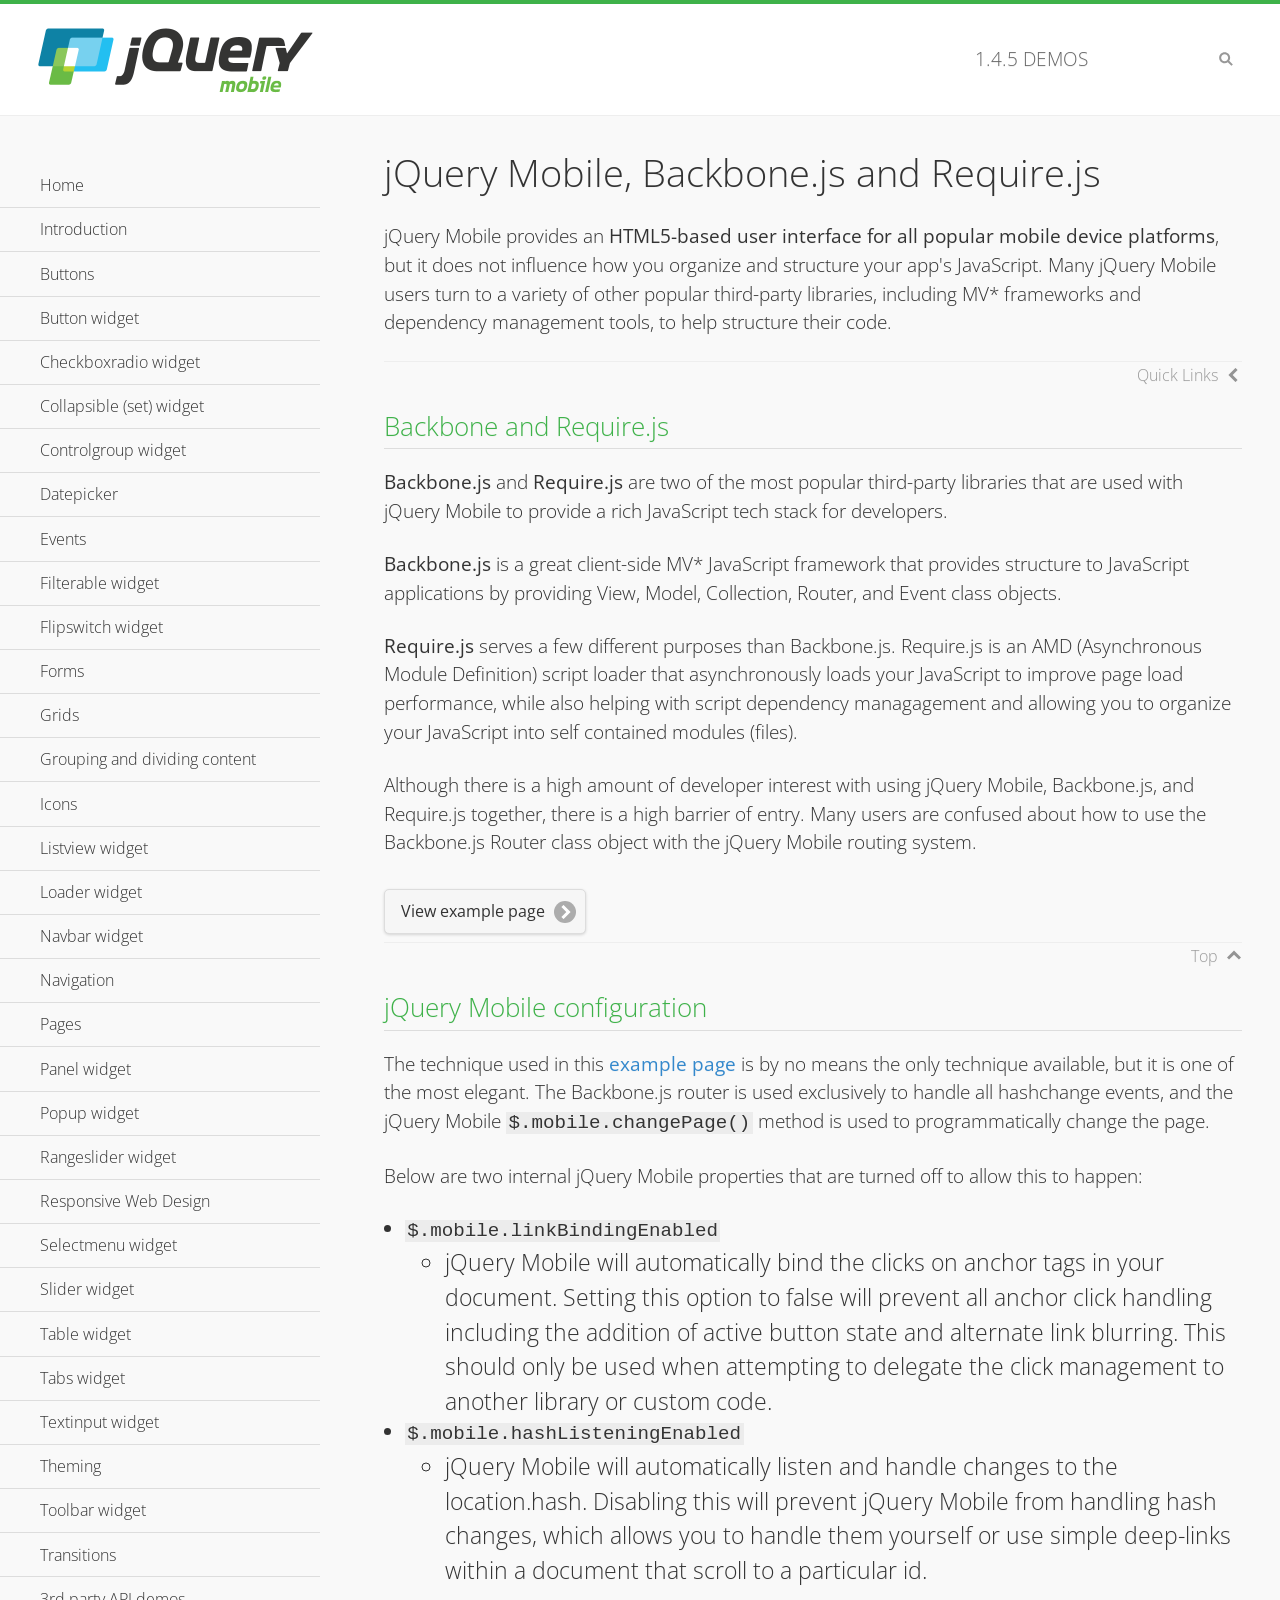
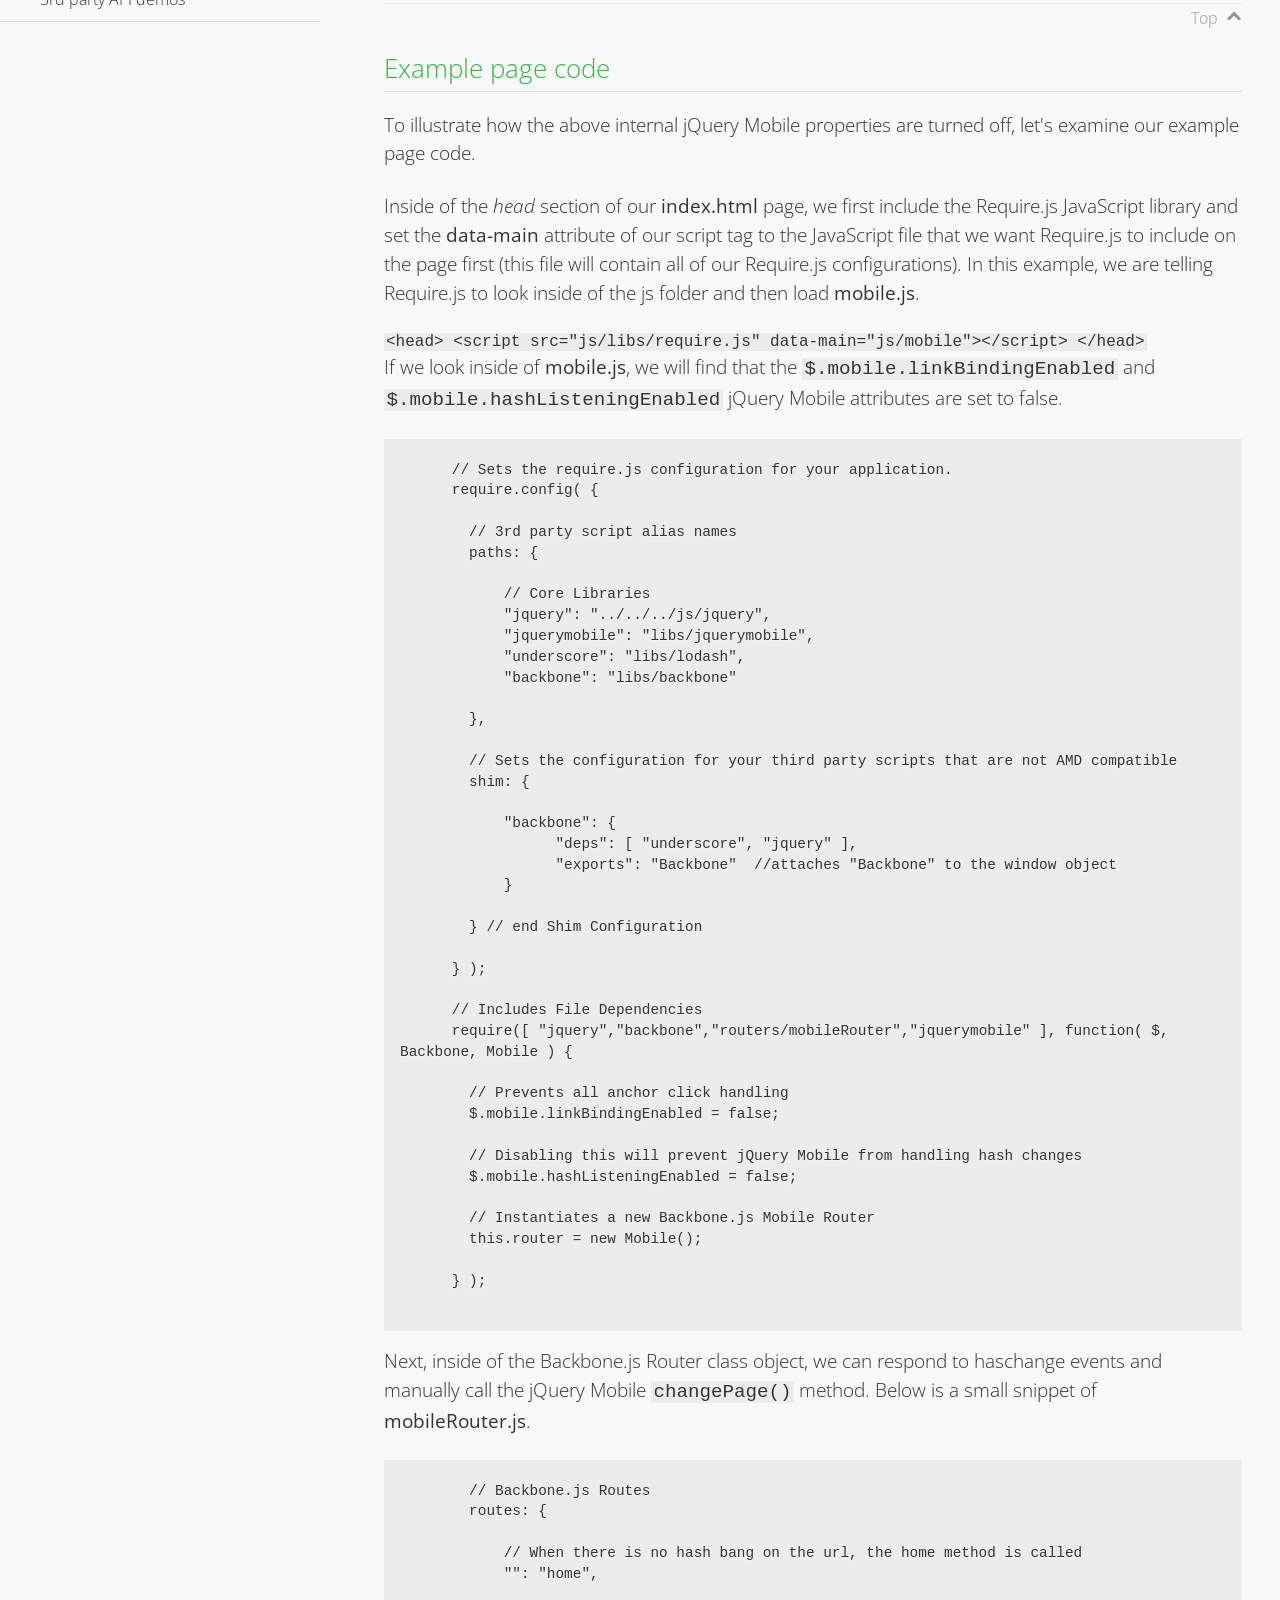
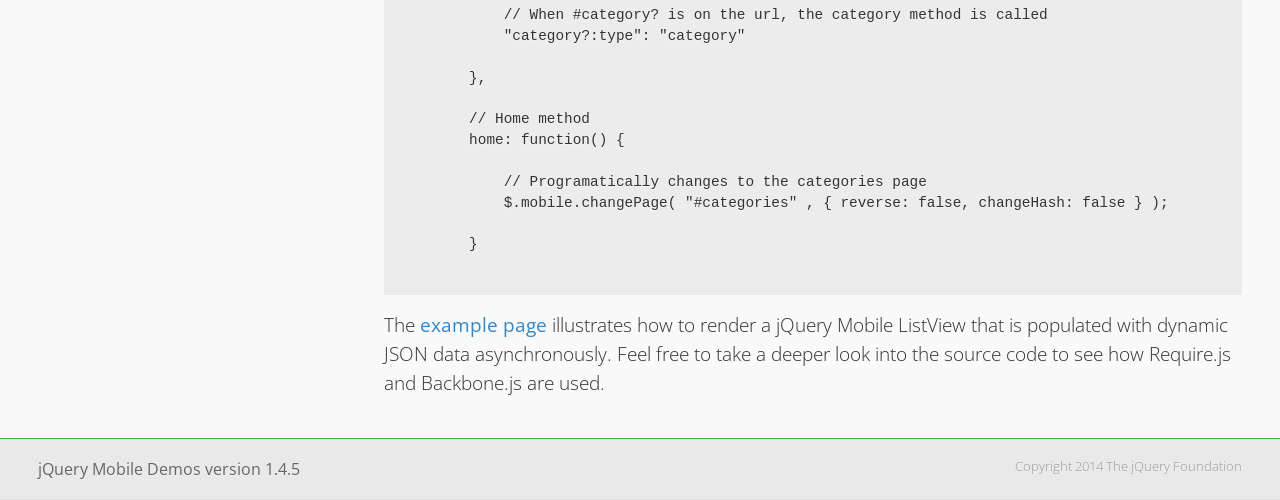
<file: jquery.mobile/demos/backbone-requirejs/index.html>
<!DOCTYPE html>
<html>
  <head>
  <meta charset="utf-8">
  <meta name="viewport" content="width=device-width, initial-scale=1">
  <title>jQuery Mobile - Backbone.js and Require.js Apps</title>
	<link rel="shortcut icon" href="../favicon.ico">
    <link rel="stylesheet" href="http://fonts.googleapis.com/css?family=Open+Sans:300,400,700">
	<link rel="stylesheet" href="../css/themes/default/jquery.mobile-1.4.5.min.css">
	<link rel="stylesheet" href="../_assets/css/jqm-demos.css">
	<script src="../js/jquery.js"></script>
	<script src="../_assets/js/index.js"></script>
	<script src="../js/jquery.mobile-1.4.5.min.js"></script>

</head>
<body>
<div data-role="page" class="jqm-demos" data-quicklinks="true">

    <div data-role="header" class="jqm-header">
		<h2><a href="../" title="jQuery Mobile Demos home"><img src="../_assets/img/jquery-logo.png" alt="jQuery Mobile"></a></h2>
		<p><span class="jqm-version"></span> Demos</p>
        <a href="#" class="jqm-navmenu-link ui-btn ui-btn-icon-notext ui-corner-all ui-icon-bars ui-nodisc-icon ui-alt-icon ui-btn-left">Menu</a>
        <a href="#" class="jqm-search-link ui-btn ui-btn-icon-notext ui-corner-all ui-icon-search ui-nodisc-icon ui-alt-icon ui-btn-right">Search</a>
    </div><!-- /header -->

	<div role="main" class="ui-content jqm-content">

      <h1>jQuery Mobile, Backbone.js and Require.js</h1>
      <p>jQuery Mobile provides an <strong>HTML5-based user interface for all popular mobile device platforms</strong>, but it does not influence how you organize and structure your app's JavaScript.  Many jQuery Mobile users turn to a variety of other popular third-party libraries, including MV* frameworks and dependency management tools, to help structure their code.
      </p>

	  <h2>Backbone and Require.js</h2>
      <p><strong>Backbone.js</strong> and <strong>Require.js</strong> are two of the most popular third-party libraries that are used with jQuery Mobile to provide a rich JavaScript tech stack for developers.
      </p>
      <p><strong>Backbone.js</strong> is a great client-side MV* JavaScript framework that provides structure to JavaScript applications by providing View, Model, Collection, Router, and Event class objects.
      </p>
      <p><strong>Require.js</strong> serves a few different purposes than Backbone.js. Require.js is an AMD (Asynchronous Module Definition) script loader that asynchronously loads your JavaScript to improve page load performance, while also helping with script dependency managagement and allowing you to organize your JavaScript into self contained modules (files).
      </p>
      <p>Although there is a high amount of developer interest with using jQuery Mobile, Backbone.js, and Require.js together, there is a high barrier of entry.  Many users are confused about how to use the Backbone.js Router class object with the jQuery Mobile routing system.</p>

	   <a href="backbone-require.html" rel="external" class="ui-btn ui-btn-inline ui-corner-all ui-shadow ui-btn-icon-right ui-icon-carat-r">View example page</a>

      <h2>jQuery Mobile configuration</h2>

      <p>The technique used in this <a href="backbone-require.html" rel="external">example page</a> is by no means the only technique available, but it is one of the most elegant.  The Backbone.js router is used exclusively to handle all hashchange events, and the jQuery Mobile <code>$.mobile.changePage()</code> method is used to programmatically change the page.</p>

      <p>Below are two internal jQuery Mobile properties that are turned off to allow this to happen:</p>

      <ul>
        <li><code>$.mobile.linkBindingEnabled</code>
          <ul>
            <li>jQuery Mobile will automatically bind the clicks on anchor tags in your document. Setting this option to false will prevent all anchor click handling including the addition of active button state and alternate link blurring. This should only be used when attempting to delegate the click management to another library or custom code.</li>
            </ul>
        </li>
        <li><code>$.mobile.hashListeningEnabled</code>
          <ul>
            <li>jQuery Mobile will automatically listen and handle changes to the location.hash. Disabling this will prevent jQuery Mobile from handling hash changes, which allows you to handle them yourself or use simple deep-links within a document that scroll to a particular id.</li>
            </ul>
        </li>
      </ul>

	  <h2>Example page code</h2>
      <p>To illustrate how the above internal jQuery Mobile properties are turned off, let's examine our example page code.</p>

      <p>Inside of the <em>head</em> section of our <strong>index.html</strong> page, we first include the Require.js JavaScript library and set the <strong>data-main</strong> attribute of our script tag to the JavaScript file that we want Require.js to include on the page first (this file will contain all of our Require.js configurations).  In this example, we are telling Require.js to look inside of the js folder and then load <strong>mobile.js</strong>.
      </p>

      <code>
        &lt;head&gt;
          &lt;script src=&quot;js/libs/require.js&quot; data-main=&quot;js/mobile&quot;&gt;&lt;/script&gt;
        &lt;/head&gt;
      </code>
      <p>If we look inside of <strong>mobile.js</strong>, we will find that the <code>$.mobile.linkBindingEnabled</code> and <code>$.mobile.hashListeningEnabled</code> jQuery Mobile attributes are set to false.
      </p>
      <pre>
      <code>
      // Sets the require.js configuration for your application.
      require.config( {

        // 3rd party script alias names
        paths: {

            // Core Libraries
            "jquery": "../../../js/jquery",
            "jquerymobile": "libs/jquerymobile",
            "underscore": "libs/lodash",
            "backbone": "libs/backbone"

        },

        // Sets the configuration for your third party scripts that are not AMD compatible
        shim: {

            "backbone": {
                  "deps": [ "underscore", "jquery" ],
                  "exports": "Backbone"  //attaches "Backbone" to the window object
            }

        } // end Shim Configuration

      } );

      // Includes File Dependencies
      require([ "jquery","backbone","routers/mobileRouter","jquerymobile" ], function( $, Backbone, Mobile ) {

        // Prevents all anchor click handling
        $.mobile.linkBindingEnabled = false;

        // Disabling this will prevent jQuery Mobile from handling hash changes
        $.mobile.hashListeningEnabled = false;

        // Instantiates a new Backbone.js Mobile Router
        this.router = new Mobile();

      } );
</code>
</pre>
<p>Next, inside of the Backbone.js Router class object, we can respond to haschange events and manually call the jQuery Mobile <code>changePage()</code> method.  Below is a small snippet of <strong>mobileRouter.js</strong>.</p>
<pre>
<code>
        // Backbone.js Routes
        routes: {

            // When there is no hash bang on the url, the home method is called
            "": "home",

            // When #category? is on the url, the category method is called
            "category?:type": "category"

        },

        // Home method
        home: function() {

            // Programatically changes to the categories page
            $.mobile.changePage( "#categories" , { reverse: false, changeHash: false } );

        }
</code>
</pre>

		<p>The <a href="backbone-require.html" rel="external">example page</a> illustrates how to render a jQuery Mobile ListView that is populated with dynamic JSON data asynchronously. Feel free to take a deeper look into the source code to see how Require.js and Backbone.js are used.</p>

    </div><!-- /content -->
	    <div data-role="panel" class="jqm-navmenu-panel" data-position="left" data-display="overlay" data-theme="a">
	    	<ul class="jqm-list ui-alt-icon ui-nodisc-icon">
<li data-filtertext="demos homepage" data-icon="home"><a href=".././">Home</a></li>
<li data-filtertext="introduction overview getting started"><a href="../intro/" data-ajax="false">Introduction</a></li>
<li data-filtertext="buttons button markup buttonmarkup method anchor link button element"><a href="../button-markup/" data-ajax="false">Buttons</a></li>
<li data-filtertext="form button widget input button submit reset"><a href="../button/" data-ajax="false">Button widget</a></li>
<li data-role="collapsible" data-enhanced="true" data-collapsed-icon="carat-d" data-expanded-icon="carat-u" data-iconpos="right" data-inset="false" class="ui-collapsible ui-collapsible-themed-content ui-collapsible-collapsed">
	<h3 class="ui-collapsible-heading ui-collapsible-heading-collapsed">
		<a href="#" class="ui-collapsible-heading-toggle ui-btn ui-btn-icon-right ui-btn-inherit ui-icon-carat-d">
		    Checkboxradio widget<span class="ui-collapsible-heading-status"> click to expand contents</span>
		</a>
	</h3>
	<div class="ui-collapsible-content ui-body-inherit ui-collapsible-content-collapsed" aria-hidden="true">
		<ul>
			<li data-filtertext="form checkboxradio widget checkbox input checkboxes controlgroups"><a href="../checkboxradio-checkbox/" data-ajax="false">Checkboxes</a></li>
			<li data-filtertext="form checkboxradio widget radio input radio buttons controlgroups"><a href="../checkboxradio-radio/" data-ajax="false">Radio buttons</a></li>
		</ul>
	</div>
</li>
<li data-role="collapsible" data-enhanced="true" data-collapsed-icon="carat-d" data-expanded-icon="carat-u" data-iconpos="right" data-inset="false" class="ui-collapsible ui-collapsible-themed-content ui-collapsible-collapsed">
	<h3 class="ui-collapsible-heading ui-collapsible-heading-collapsed">
		<a href="#" class="ui-collapsible-heading-toggle ui-btn ui-btn-icon-right ui-btn-inherit ui-icon-carat-d">
			Collapsible (set) widget<span class="ui-collapsible-heading-status"> click to expand contents</span>
		</a>
	</h3>
	<div class="ui-collapsible-content ui-body-inherit ui-collapsible-content-collapsed" aria-hidden="true">
		<ul>
			<li data-filtertext="collapsibles content formatting"><a href="../collapsible/" data-ajax="false">Collapsible</a></li>
			<li data-filtertext="dynamic collapsible set accordion append expand"><a href="../collapsible-dynamic/" data-ajax="false">Dynamic collapsibles</a></li>
			<li data-filtertext="accordions collapsible set widget content formatting grouped collapsibles"><a href="../collapsibleset/" data-ajax="false">Collapsible set</a></li>
		</ul>
	</div>
</li>
<li data-role="collapsible" data-enhanced="true" data-collapsed-icon="carat-d" data-expanded-icon="carat-u" data-iconpos="right" data-inset="false" class="ui-collapsible ui-collapsible-themed-content ui-collapsible-collapsed">
	<h3 class="ui-collapsible-heading ui-collapsible-heading-collapsed">
		<a href="#" class="ui-collapsible-heading-toggle ui-btn ui-btn-icon-right ui-btn-inherit ui-icon-carat-d">
			Controlgroup widget<span class="ui-collapsible-heading-status"> click to expand contents</span>
		</a>
	</h3>
	<div class="ui-collapsible-content ui-body-inherit ui-collapsible-content-collapsed" aria-hidden="true">
		<ul>
			<li data-filtertext="controlgroups selectmenu checkboxradio input grouped buttons horizontal vertical"><a href="../controlgroup/" data-ajax="false">Controlgroup</a></li>
			<li data-filtertext="dynamic controlgroup dynamically add buttons"><a href="../controlgroup-dynamic/" data-ajax="false">Dynamic controlgroups</a></li>
		</ul>
	</div>
</li>
<li data-filtertext="form datepicker widget date input"><a href="../datepicker/" data-ajax="false">Datepicker</a></li>
<li data-role="collapsible" data-enhanced="true" data-collapsed-icon="carat-d" data-expanded-icon="carat-u" data-iconpos="right" data-inset="false" class="ui-collapsible ui-collapsible-themed-content ui-collapsible-collapsed">
	<h3 class="ui-collapsible-heading ui-collapsible-heading-collapsed">
		<a href="#" class="ui-collapsible-heading-toggle ui-btn ui-btn-icon-right ui-btn-inherit ui-icon-carat-d">
			Events<span class="ui-collapsible-heading-status"> click to expand contents</span>
		</a>
	</h3>
	<div class="ui-collapsible-content ui-body-inherit ui-collapsible-content-collapsed" aria-hidden="true">
		<ul>
			<li data-filtertext="swipe to delete list items listviews swipe events"><a href="../swipe-list/" data-ajax="false">Swipe list items</a></li>
			<li data-filtertext="swipe to navigate swipe page navigation swipe events"><a href="../swipe-page/" data-ajax="false">Swipe page navigation</a></li>
		</ul>
	</div>
</li>
<li data-filtertext="filterable filter elements sorting searching listview table"><a href="../filterable/" data-ajax="false">Filterable widget</a></li>
<li data-filtertext="form flipswitch widget flip toggle switch binary select checkbox input"><a href="../flipswitch/" data-ajax="false">Flipswitch widget</a></li>
<li data-role="collapsible" data-enhanced="true" data-collapsed-icon="carat-d" data-expanded-icon="carat-u" data-iconpos="right" data-inset="false" class="ui-collapsible ui-collapsible-themed-content ui-collapsible-collapsed">
	<h3 class="ui-collapsible-heading ui-collapsible-heading-collapsed">
		<a href="#" class="ui-collapsible-heading-toggle ui-btn ui-btn-icon-right ui-btn-inherit ui-icon-carat-d">
			Forms<span class="ui-collapsible-heading-status"> click to expand contents</span>
		</a>
	</h3>
	<div class="ui-collapsible-content ui-body-inherit ui-collapsible-content-collapsed" aria-hidden="true">
		<ul>
			<li data-filtertext="forms text checkbox radio range button submit reset inputs selects textarea slider flipswitch label form elements"><a href="../forms/" data-ajax="false">Forms</a></li>
			<li data-filtertext="form hide labels hidden accessible ui-hidden-accessible forms"><a href="../forms-label-hidden-accessible/" data-ajax="false">Hide labels</a></li>
			<li data-filtertext="form field containers fieldcontain ui-field-contain forms"><a href="../forms-field-contain/" data-ajax="false">Field containers</a></li>
			<li data-filtertext="forms disabled form elements"><a href="../forms-disabled/" data-ajax="false">Forms disabled</a></li>
			<li data-filtertext="forms gallery examples overview forms text checkbox radio range button submit reset inputs selects textarea slider flipswitch label form elements"><a href="../forms-gallery/" data-ajax="false">Forms gallery</a></li>
		</ul>
	</div>
</li>
<li data-role="collapsible" data-enhanced="true" data-collapsed-icon="carat-d" data-expanded-icon="carat-u" data-iconpos="right" data-inset="false" class="ui-collapsible ui-collapsible-themed-content ui-collapsible-collapsed">
	<h3 class="ui-collapsible-heading ui-collapsible-heading-collapsed">
		<a href="#" class="ui-collapsible-heading-toggle ui-btn ui-btn-icon-right ui-btn-inherit ui-icon-carat-d">
			Grids<span class="ui-collapsible-heading-status"> click to expand contents</span>
		</a>
	</h3>
	<div class="ui-collapsible-content ui-body-inherit ui-collapsible-content-collapsed" aria-hidden="true">
		<ul>
			<li data-filtertext="grids columns blocks content formatting rwd responsive css framework"><a href="../grids/" data-ajax="false">Grids</a></li>
			<li data-filtertext="buttons in grids css framework"><a href="../grids-buttons/" data-ajax="false">Buttons in grids</a></li>
			<li data-filtertext="custom responsive grids rwd css framework"><a href="../grids-custom-responsive/" data-ajax="false">Custom responsive grids</a></li>
		</ul>
	</div>
</li>
<li data-filtertext="blocks content formatting sections heading"><a href="../body-bar-classes/" data-ajax="false">Grouping and dividing content</a></li>
<li data-role="collapsible" data-enhanced="true" data-collapsed-icon="carat-d" data-expanded-icon="carat-u" data-iconpos="right" data-inset="false" class="ui-collapsible ui-collapsible-themed-content ui-collapsible-collapsed">
	<h3 class="ui-collapsible-heading ui-collapsible-heading-collapsed">
		<a href="#" class="ui-collapsible-heading-toggle ui-btn ui-btn-icon-right ui-btn-inherit ui-icon-carat-d">
			Icons<span class="ui-collapsible-heading-status"> click to expand contents</span>
		</a>
	</h3>
	<div class="ui-collapsible-content ui-body-inherit ui-collapsible-content-collapsed" aria-hidden="true">
		<ul>
			<li data-filtertext="button icons svg disc alt custom icon position"><a href="../icons/" data-ajax="false">Icons</a></li>
			<li data-filtertext=""><a href="../icons-grunticon/" data-ajax="false">Grunticon loader</a></li>
		</ul>
	</div>
</li>
<li data-role="collapsible" data-enhanced="true" data-collapsed-icon="carat-d" data-expanded-icon="carat-u" data-iconpos="right" data-inset="false" class="ui-collapsible ui-collapsible-themed-content ui-collapsible-collapsed">
	<h3 class="ui-collapsible-heading ui-collapsible-heading-collapsed">
		<a href="#" class="ui-collapsible-heading-toggle ui-btn ui-btn-icon-right ui-btn-inherit ui-icon-carat-d">
			Listview widget<span class="ui-collapsible-heading-status"> click to expand contents</span>
		</a>
	</h3>
	<div class="ui-collapsible-content ui-body-inherit ui-collapsible-content-collapsed" aria-hidden="true">
		<ul>
			<li data-filtertext="listview widget thumbnails icons nested split button collapsible ul ol"><a href="../listview/" data-ajax="false">Listview</a></li>
			<li data-filtertext="autocomplete filterable reveal listview filtertextbeforefilter placeholder"><a href="../listview-autocomplete/" data-ajax="false">Listview autocomplete</a></li>
			<li data-filtertext="autocomplete filterable reveal listview remote data filtertextbeforefilter placeholder"><a href="../listview-autocomplete-remote/" data-ajax="false">Listview autocomplete remote data</a></li>
			<li data-filtertext="autodividers anchor jump scroll linkbars listview lists ul ol"><a href="../listview-autodividers-linkbar/" data-ajax="false">Listview autodividers linkbar</a></li>
			<li data-filtertext="listview autodividers selector autodividersselector lists ul ol"><a href="../listview-autodividers-selector/" data-ajax="false">Listview autodividers selector</a></li>
			<li data-filtertext="listview nested list items"><a href="../listview-nested-lists/" data-ajax="false">Nested Listviews</a></li>
			<li data-filtertext="listview collapsible list items flat"><a href="../listview-collapsible-item-flat/" data-ajax="false">Listview collapsible list items (flat)</a></li>
			<li data-filtertext="listview collapsible list indented"><a href="../listview-collapsible-item-indented/" data-ajax="false">Listview collapsible list items (indented)</a></li>
			<li data-filtertext="grid listview responsive grids responsive listviews lists ul"><a href="../listview-grid/" data-ajax="false">Listview responsive grid</a></li>
		</ul>
	</div>
</li>
<li data-filtertext="loader widget page loading navigation overlay spinner"><a href="../loader/" data-ajax="false">Loader widget</a></li>
<li data-filtertext="navbar widget navmenu toolbars header footer"><a href="../navbar/" data-ajax="false">Navbar widget</a></li>
<li data-role="collapsible" data-enhanced="true" data-collapsed-icon="carat-d" data-expanded-icon="carat-u" data-iconpos="right" data-inset="false" class="ui-collapsible ui-collapsible-themed-content ui-collapsible-collapsed">
	<h3 class="ui-collapsible-heading ui-collapsible-heading-collapsed">
		<a href="#" class="ui-collapsible-heading-toggle ui-btn ui-btn-icon-right ui-btn-inherit ui-icon-carat-d">
			Navigation<span class="ui-collapsible-heading-status"> click to expand contents</span>
		</a>
	</h3>
	<div class="ui-collapsible-content ui-body-inherit ui-collapsible-content-collapsed" aria-hidden="true">
		<ul>
			<li data-filtertext="ajax navigation navigate widget history event method"><a href="../navigation/" data-ajax="false">Navigation</a></li>
			<li data-filtertext="linking pages page links navigation ajax prefetch cache"><a href="../navigation-linking-pages/" data-ajax="false">Linking pages</a></li>
			<!-- <li data-filtertext="php redirect server redirection server-side navigation"><a href="../navigation-php-redirect/" data-ajax="false">PHP redirect demo</a></li>-->
			<li data-filtertext="navigation redirection hash query"><a href="../navigation-hash-processing/" data-ajax="false">Hash processing demo</a></li>
			<li data-filtertext="navigation redirection hash query"><a href="../page-events/" data-ajax="false">Page Navigation Events</a></li>
		</ul>
	</div>
</li>
<li data-role="collapsible" data-enhanced="true" data-collapsed-icon="carat-d" data-expanded-icon="carat-u" data-iconpos="right" data-inset="false" class="ui-collapsible ui-collapsible-themed-content ui-collapsible-collapsed">
	<h3 class="ui-collapsible-heading ui-collapsible-heading-collapsed">
		<a href="#" class="ui-collapsible-heading-toggle ui-btn ui-btn-icon-right ui-btn-inherit ui-icon-carat-d">
			Pages<span class="ui-collapsible-heading-status"> click to expand contents</span>
		</a>
	</h3>
	<div class="ui-collapsible-content ui-body-inherit ui-collapsible-content-collapsed" aria-hidden="true">
		<ul>
			<li data-filtertext="pages page widget ajax navigation"><a href="../pages/" data-ajax="false">Pages</a></li>
			<li data-filtertext="single page"><a href="../pages-single-page/" data-ajax="false">Single page</a></li>
			<li data-filtertext="multipage multi-page page"><a href="../pages-multi-page/" data-ajax="false">Multi-page template</a></li>
			<li data-filtertext="dialog page widget modal popup"><a href="../pages-dialog/" data-ajax="false">Dialog page</a></li>
		</ul>
	</div>
</li>
<li data-role="collapsible" data-enhanced="true" data-collapsed-icon="carat-d" data-expanded-icon="carat-u" data-iconpos="right" data-inset="false" class="ui-collapsible ui-collapsible-themed-content ui-collapsible-collapsed">
	<h3 class="ui-collapsible-heading ui-collapsible-heading-collapsed">
		<a href="#" class="ui-collapsible-heading-toggle ui-btn ui-btn-icon-right ui-btn-inherit ui-icon-carat-d">
			Panel widget<span class="ui-collapsible-heading-status"> click to expand contents</span>
		</a>
	</h3>
	<div class="ui-collapsible-content ui-body-inherit ui-collapsible-content-collapsed" aria-hidden="true">
		<ul>
			<li data-filtertext="panel widget sliding panels reveal push overlay responsive"><a href="../panel/" data-ajax="false">Panel</a></li>
			<li data-filtertext=""><a href="../panel-external/" data-ajax="false">External panels</a></li>
			<li data-filtertext="panel "><a href="../panel-fixed/" data-ajax="false">Fixed panels</a></li>
			<li data-filtertext="panel slide panels sliding panels shadow rwd responsive breakpoint"><a href="../panel-responsive/" data-ajax="false">Panels responsive</a></li>
			<li data-filtertext="panel custom style custom panel width reveal shadow listview panel styling page background wrapper"><a href="../panel-styling/" data-ajax="false">Custom panel style</a></li>
			<li data-filtertext="panel open on swipe"><a href="../panel-swipe-open/" data-ajax="false">Panel open on swipe</a></li>
			<li data-filtertext="panels outside page internal external toolbars"><a href="../panel-external-internal/" data-ajax="false">Panel external and internal</a></li>
		</ul>
	</div>
</li>
<li data-role="collapsible" data-enhanced="true" data-collapsed-icon="carat-d" data-expanded-icon="carat-u" data-iconpos="right" data-inset="false" class="ui-collapsible ui-collapsible-themed-content ui-collapsible-collapsed">
	<h3 class="ui-collapsible-heading ui-collapsible-heading-collapsed">
		<a href="#" class="ui-collapsible-heading-toggle ui-btn ui-btn-icon-right ui-btn-inherit ui-icon-carat-d">
			Popup widget<span class="ui-collapsible-heading-status"> click to expand contents</span>
		</a>
	</h3>
	<div class="ui-collapsible-content ui-body-inherit ui-collapsible-content-collapsed" aria-hidden="true">
		<ul>
			<li data-filtertext="popup widget popups dialog modal transition tooltip lightbox form overlay screen flip pop fade transition"><a href="../popup/" data-ajax="false">Popup</a></li>
			<li data-filtertext="popup alignment position"><a href="../popup-alignment/" data-ajax="false">Popup alignment</a></li>
			<li data-filtertext="popup arrow size popups popover"><a href="../popup-arrow-size/" data-ajax="false">Popup arrow size</a></li>
			<li data-filtertext="dynamic popups popup images lightbox"><a href="../popup-dynamic/" data-ajax="false">Dynamic popups</a></li>
			<li data-filtertext="popups with iframes scaling"><a href="../popup-iframe/" data-ajax="false">Popups with iframes</a></li>
			<li data-filtertext="popup image scaling"><a href="../popup-image-scaling/" data-ajax="false">Popup image scaling</a></li>
			<li data-filtertext="external popup outside multi-page"><a href="../popup-outside-multipage/" data-ajax="false">Popup outside multi-page</a></li>
		</ul>
	</div>
</li>
<li data-filtertext="form rangeslider widget dual sliders dual handle sliders range input"><a href="../rangeslider/" data-ajax="false">Rangeslider widget</a></li>
<li data-filtertext="responsive web design rwd adaptive progressive enhancement PE accessible mobile breakpoints media query media queries"><a href="../rwd/" data-ajax="false">Responsive Web Design</a></li>
<li data-role="collapsible" data-enhanced="true" data-collapsed-icon="carat-d" data-expanded-icon="carat-u" data-iconpos="right" data-inset="false" class="ui-collapsible ui-collapsible-themed-content ui-collapsible-collapsed">
	<h3 class="ui-collapsible-heading ui-collapsible-heading-collapsed">
		<a href="#" class="ui-collapsible-heading-toggle ui-btn ui-btn-icon-right ui-btn-inherit ui-icon-carat-d">
			Selectmenu widget<span class="ui-collapsible-heading-status"> click to expand contents</span>
		</a>
	</h3>
	<div class="ui-collapsible-content ui-body-inherit ui-collapsible-content-collapsed" aria-hidden="true">
		<ul>
			<li data-filtertext="form selectmenu widget select input custom select menu selects"><a href="../selectmenu/" data-ajax="false">Selectmenu</a></li>
			<li data-filtertext="form custom select menu selectmenu widget custom menu option optgroup multiple selects"><a href="../selectmenu-custom/" data-ajax="false">Custom select menu</a></li>
			<li data-filtertext="filterable select filter popup dialog"><a href="../selectmenu-custom-filter/" data-ajax="false">Custom select menu with filter</a></li>
		</ul>
	</div>
</li>
<li data-role="collapsible" data-enhanced="true" data-collapsed-icon="carat-d" data-expanded-icon="carat-u" data-iconpos="right" data-inset="false" class="ui-collapsible ui-collapsible-themed-content ui-collapsible-collapsed">
	<h3 class="ui-collapsible-heading ui-collapsible-heading-collapsed">
		<a href="#" class="ui-collapsible-heading-toggle ui-btn ui-btn-icon-right ui-btn-inherit ui-icon-carat-d">
			Slider widget<span class="ui-collapsible-heading-status"> click to expand contents</span>
		</a>
	</h3>
	<div class="ui-collapsible-content ui-body-inherit ui-collapsible-content-collapsed" aria-hidden="true">
		<ul>
			<li data-filtertext="form slider widget range input single sliders"><a href="../slider/" data-ajax="false">Slider</a></li>
			<li data-filtertext="form slider widget flipswitch slider binary select flip toggle switch"><a href="../slider-flipswitch/" data-ajax="false">Slider flip toggle switch</a></li>
			<li data-filtertext="form slider tooltip handle value input range sliders"><a href="../slider-tooltip/" data-ajax="false">Slider tooltip</a></li>
		</ul>
	</div>
</li>
<li data-role="collapsible" data-enhanced="true" data-collapsed-icon="carat-d" data-expanded-icon="carat-u" data-iconpos="right" data-inset="false" class="ui-collapsible ui-collapsible-themed-content ui-collapsible-collapsed">
	<h3 class="ui-collapsible-heading ui-collapsible-heading-collapsed">
		<a href="#" class="ui-collapsible-heading-toggle ui-btn ui-btn-icon-right ui-btn-inherit ui-icon-carat-d">
			Table widget<span class="ui-collapsible-heading-status"> click to expand contents</span>
		</a>
	</h3>
	<div class="ui-collapsible-content ui-body-inherit ui-collapsible-content-collapsed" aria-hidden="true">
		<ul>
			<li data-filtertext="table widget reflow column toggle th td responsive tables rwd hide show tabular"><a href="../table-column-toggle/" data-ajax="false">Table Column Toggle</a></li>
			<li data-filtertext="table column toggle phone comparison demo"><a href="../table-column-toggle-example/" data-ajax="false">Table Column Toggle demo</a></li>
			<li data-filtertext="responsive tables table column toggle heading groups rwd breakpoint"><a href="../table-column-toggle-heading-groups/" data-ajax="false">Table Column Toggle heading groups</a></li>
			<li data-filtertext="responsive tables table column toggle hide rwd breakpoint customization options"><a href="../table-column-toggle-options/" data-ajax="false">Table Column Toggle options</a></li>
			<li data-filtertext="table reflow th td responsive rwd columns tabular"><a href="../table-reflow/" data-ajax="false">Table Reflow</a></li>
			<li data-filtertext="responsive tables table reflow heading groups rwd breakpoint"><a href="../table-reflow-heading-groups/" data-ajax="false">Table Reflow heading groups</a></li>
			<li data-filtertext="responsive tables table reflow stripes strokes table style"><a href="../table-reflow-stripes-strokes/" data-ajax="false">Table Reflow stripes and strokes</a></li>
			<li data-filtertext="responsive tables table reflow stack custom styles"><a href="../table-reflow-styling/" data-ajax="false">Table Reflow custom styles</a></li>
		</ul>
	</div>
</li>
<li data-filtertext="ui tabs widget"><a href="../tabs/" data-ajax="false">Tabs widget</a></li>
<li data-filtertext="form textinput widget text input textarea number date time tel email file color password"><a href="../textinput/" data-ajax="false">Textinput widget</a></li>
<li data-role="collapsible" data-enhanced="true" data-collapsed-icon="carat-d" data-expanded-icon="carat-u" data-iconpos="right" data-inset="false" class="ui-collapsible ui-collapsible-themed-content ui-collapsible-collapsed">
	<h3 class="ui-collapsible-heading ui-collapsible-heading-collapsed">
		<a href="#" class="ui-collapsible-heading-toggle ui-btn ui-btn-icon-right ui-btn-inherit ui-icon-carat-d">
			Theming<span class="ui-collapsible-heading-status"> click to expand contents</span>
		</a>
	</h3>
	<div class="ui-collapsible-content ui-body-inherit ui-collapsible-content-collapsed" aria-hidden="true">
		<ul>
			<li data-filtertext="default theme swatches theming style css"><a href="../theme-default/" data-ajax="false">Default theme</a></li>
			<li data-filtertext="classic theme old theme swatches theming style css"><a href="../theme-classic/" data-ajax="false">Classic theme</a></li>
		</ul>
	</div>
</li>
<li data-role="collapsible" data-enhanced="true" data-collapsed-icon="carat-d" data-expanded-icon="carat-u" data-iconpos="right" data-inset="false" class="ui-collapsible ui-collapsible-themed-content ui-collapsible-collapsed">
	<h3 class="ui-collapsible-heading ui-collapsible-heading-collapsed">
		<a href="#" class="ui-collapsible-heading-toggle ui-btn ui-btn-icon-right ui-btn-inherit ui-icon-carat-d">
			Toolbar widget<span class="ui-collapsible-heading-status"> click to expand contents</span>
		</a>
	</h3>
	<div class="ui-collapsible-content ui-body-inherit ui-collapsible-content-collapsed" aria-hidden="true">
		<ul>
			<li data-filtertext="toolbar widget header footer toolbars fixed fullscreen external sections"><a href="../toolbar/" data-ajax="false">Toolbar</a></li>
			<li data-filtertext="dynamic toolbars dynamically add toolbar header footer"><a href="../toolbar-dynamic/" data-ajax="false">Dynamic toolbars</a></li>
			<li data-filtertext="external toolbars header footer"><a href="../toolbar-external/" data-ajax="false">External toolbars</a></li>
			<li data-filtertext="fixed toolbars header footer"><a href="../toolbar-fixed/" data-ajax="false">Fixed toolbars</a></li>
			<li data-filtertext="fixed fullscreen toolbars header footer"><a href="../toolbar-fixed-fullscreen/" data-ajax="false">Fullscreen toolbars</a></li>
			<li data-filtertext="external fixed toolbars header footer"><a href="../toolbar-fixed-external/" data-ajax="false">Fixed external toolbars</a></li>
			<li data-filtertext="external persistent toolbars header footer navbar navmenu"><a href="../toolbar-fixed-persistent/" data-ajax="false">Persistent toolbars</a></li>
			<li data-filtertext="external ajax optimized toolbars persistent toolbars header footer navbar"><a href="../toolbar-fixed-persistent-optimized/" data-ajax="false">Ajax optimized toolbars</a></li>
			<li data-filtertext="form in toolbars header footer"><a href="../toolbar-fixed-forms/" data-ajax="false">Form in toolbar</a></li>
		</ul>
	</div>
</li>
<li data-filtertext="page transitions animated pages popup navigation flip slide fade pop"><a href="../transitions/" data-ajax="false">Transitions</a></li>
<li data-role="collapsible" data-enhanced="true" data-collapsed-icon="carat-d" data-expanded-icon="carat-u" data-iconpos="right" data-inset="false" class="ui-collapsible ui-collapsible-themed-content ui-collapsible-collapsed">
	<h3 class="ui-collapsible-heading ui-collapsible-heading-collapsed">
		<a href="#" class="ui-collapsible-heading-toggle ui-btn ui-btn-icon-right ui-btn-inherit ui-icon-carat-d">
			3rd party API demos<span class="ui-collapsible-heading-status"> click to expand contents</span>
		</a>
	</h3>
	<div class="ui-collapsible-content ui-body-inherit ui-collapsible-content-collapsed" aria-hidden="true">
		<ul>
			<li data-filtertext="backbone requirejs navigation router"><a href="../backbone-requirejs/" data-ajax="false">Backbone RequireJS</a></li>
			<li data-filtertext="google maps geolocation demo"><a href="../map-geolocation/" data-ajax="false">Google Maps geolocation</a></li>
			<li data-filtertext="google maps hybrid"><a href="../map-list-toggle/" data-ajax="false">Google Maps list toggle</a></li>
		</ul>
	</div>
</li>



		     </ul>
		</div><!-- /panel -->


    <div data-role="footer" data-position="fixed" data-tap-toggle="false" class="jqm-footer">
        <p>jQuery Mobile Demos version <span class="jqm-version"></span></p>
        <p>Copyright 2014 The jQuery Foundation</p>
    </div><!-- /footer -->
	<!-- TODO: This should become an external panel so we can add input to markup (unique ID) -->
    <div data-role="panel" class="jqm-search-panel" data-position="right" data-display="overlay" data-theme="a">
		<div class="jqm-search">
			<ul class="jqm-list" data-filter-placeholder="Search demos..." data-filter-reveal="true">
<li data-filtertext="demos homepage" data-icon="home"><a href=".././">Home</a></li>
<li data-filtertext="introduction overview getting started"><a href="../intro/" data-ajax="false">Introduction</a></li>
<li data-filtertext="buttons button markup buttonmarkup method anchor link button element"><a href="../button-markup/" data-ajax="false">Buttons</a></li>
<li data-filtertext="form button widget input button submit reset"><a href="../button/" data-ajax="false">Button widget</a></li>
<li data-role="collapsible" data-enhanced="true" data-collapsed-icon="carat-d" data-expanded-icon="carat-u" data-iconpos="right" data-inset="false" class="ui-collapsible ui-collapsible-themed-content ui-collapsible-collapsed">
	<h3 class="ui-collapsible-heading ui-collapsible-heading-collapsed">
		<a href="#" class="ui-collapsible-heading-toggle ui-btn ui-btn-icon-right ui-btn-inherit ui-icon-carat-d">
		    Checkboxradio widget<span class="ui-collapsible-heading-status"> click to expand contents</span>
		</a>
	</h3>
	<div class="ui-collapsible-content ui-body-inherit ui-collapsible-content-collapsed" aria-hidden="true">
		<ul>
			<li data-filtertext="form checkboxradio widget checkbox input checkboxes controlgroups"><a href="../checkboxradio-checkbox/" data-ajax="false">Checkboxes</a></li>
			<li data-filtertext="form checkboxradio widget radio input radio buttons controlgroups"><a href="../checkboxradio-radio/" data-ajax="false">Radio buttons</a></li>
		</ul>
	</div>
</li>
<li data-role="collapsible" data-enhanced="true" data-collapsed-icon="carat-d" data-expanded-icon="carat-u" data-iconpos="right" data-inset="false" class="ui-collapsible ui-collapsible-themed-content ui-collapsible-collapsed">
	<h3 class="ui-collapsible-heading ui-collapsible-heading-collapsed">
		<a href="#" class="ui-collapsible-heading-toggle ui-btn ui-btn-icon-right ui-btn-inherit ui-icon-carat-d">
			Collapsible (set) widget<span class="ui-collapsible-heading-status"> click to expand contents</span>
		</a>
	</h3>
	<div class="ui-collapsible-content ui-body-inherit ui-collapsible-content-collapsed" aria-hidden="true">
		<ul>
			<li data-filtertext="collapsibles content formatting"><a href="../collapsible/" data-ajax="false">Collapsible</a></li>
			<li data-filtertext="dynamic collapsible set accordion append expand"><a href="../collapsible-dynamic/" data-ajax="false">Dynamic collapsibles</a></li>
			<li data-filtertext="accordions collapsible set widget content formatting grouped collapsibles"><a href="../collapsibleset/" data-ajax="false">Collapsible set</a></li>
		</ul>
	</div>
</li>
<li data-role="collapsible" data-enhanced="true" data-collapsed-icon="carat-d" data-expanded-icon="carat-u" data-iconpos="right" data-inset="false" class="ui-collapsible ui-collapsible-themed-content ui-collapsible-collapsed">
	<h3 class="ui-collapsible-heading ui-collapsible-heading-collapsed">
		<a href="#" class="ui-collapsible-heading-toggle ui-btn ui-btn-icon-right ui-btn-inherit ui-icon-carat-d">
			Controlgroup widget<span class="ui-collapsible-heading-status"> click to expand contents</span>
		</a>
	</h3>
	<div class="ui-collapsible-content ui-body-inherit ui-collapsible-content-collapsed" aria-hidden="true">
		<ul>
			<li data-filtertext="controlgroups selectmenu checkboxradio input grouped buttons horizontal vertical"><a href="../controlgroup/" data-ajax="false">Controlgroup</a></li>
			<li data-filtertext="dynamic controlgroup dynamically add buttons"><a href="../controlgroup-dynamic/" data-ajax="false">Dynamic controlgroups</a></li>
		</ul>
	</div>
</li>
<li data-filtertext="form datepicker widget date input"><a href="../datepicker/" data-ajax="false">Datepicker</a></li>
<li data-role="collapsible" data-enhanced="true" data-collapsed-icon="carat-d" data-expanded-icon="carat-u" data-iconpos="right" data-inset="false" class="ui-collapsible ui-collapsible-themed-content ui-collapsible-collapsed">
	<h3 class="ui-collapsible-heading ui-collapsible-heading-collapsed">
		<a href="#" class="ui-collapsible-heading-toggle ui-btn ui-btn-icon-right ui-btn-inherit ui-icon-carat-d">
			Events<span class="ui-collapsible-heading-status"> click to expand contents</span>
		</a>
	</h3>
	<div class="ui-collapsible-content ui-body-inherit ui-collapsible-content-collapsed" aria-hidden="true">
		<ul>
			<li data-filtertext="swipe to delete list items listviews swipe events"><a href="../swipe-list/" data-ajax="false">Swipe list items</a></li>
			<li data-filtertext="swipe to navigate swipe page navigation swipe events"><a href="../swipe-page/" data-ajax="false">Swipe page navigation</a></li>
		</ul>
	</div>
</li>
<li data-filtertext="filterable filter elements sorting searching listview table"><a href="../filterable/" data-ajax="false">Filterable widget</a></li>
<li data-filtertext="form flipswitch widget flip toggle switch binary select checkbox input"><a href="../flipswitch/" data-ajax="false">Flipswitch widget</a></li>
<li data-role="collapsible" data-enhanced="true" data-collapsed-icon="carat-d" data-expanded-icon="carat-u" data-iconpos="right" data-inset="false" class="ui-collapsible ui-collapsible-themed-content ui-collapsible-collapsed">
	<h3 class="ui-collapsible-heading ui-collapsible-heading-collapsed">
		<a href="#" class="ui-collapsible-heading-toggle ui-btn ui-btn-icon-right ui-btn-inherit ui-icon-carat-d">
			Forms<span class="ui-collapsible-heading-status"> click to expand contents</span>
		</a>
	</h3>
	<div class="ui-collapsible-content ui-body-inherit ui-collapsible-content-collapsed" aria-hidden="true">
		<ul>
			<li data-filtertext="forms text checkbox radio range button submit reset inputs selects textarea slider flipswitch label form elements"><a href="../forms/" data-ajax="false">Forms</a></li>
			<li data-filtertext="form hide labels hidden accessible ui-hidden-accessible forms"><a href="../forms-label-hidden-accessible/" data-ajax="false">Hide labels</a></li>
			<li data-filtertext="form field containers fieldcontain ui-field-contain forms"><a href="../forms-field-contain/" data-ajax="false">Field containers</a></li>
			<li data-filtertext="forms disabled form elements"><a href="../forms-disabled/" data-ajax="false">Forms disabled</a></li>
			<li data-filtertext="forms gallery examples overview forms text checkbox radio range button submit reset inputs selects textarea slider flipswitch label form elements"><a href="../forms-gallery/" data-ajax="false">Forms gallery</a></li>
		</ul>
	</div>
</li>
<li data-role="collapsible" data-enhanced="true" data-collapsed-icon="carat-d" data-expanded-icon="carat-u" data-iconpos="right" data-inset="false" class="ui-collapsible ui-collapsible-themed-content ui-collapsible-collapsed">
	<h3 class="ui-collapsible-heading ui-collapsible-heading-collapsed">
		<a href="#" class="ui-collapsible-heading-toggle ui-btn ui-btn-icon-right ui-btn-inherit ui-icon-carat-d">
			Grids<span class="ui-collapsible-heading-status"> click to expand contents</span>
		</a>
	</h3>
	<div class="ui-collapsible-content ui-body-inherit ui-collapsible-content-collapsed" aria-hidden="true">
		<ul>
			<li data-filtertext="grids columns blocks content formatting rwd responsive css framework"><a href="../grids/" data-ajax="false">Grids</a></li>
			<li data-filtertext="buttons in grids css framework"><a href="../grids-buttons/" data-ajax="false">Buttons in grids</a></li>
			<li data-filtertext="custom responsive grids rwd css framework"><a href="../grids-custom-responsive/" data-ajax="false">Custom responsive grids</a></li>
		</ul>
	</div>
</li>
<li data-filtertext="blocks content formatting sections heading"><a href="../body-bar-classes/" data-ajax="false">Grouping and dividing content</a></li>
<li data-role="collapsible" data-enhanced="true" data-collapsed-icon="carat-d" data-expanded-icon="carat-u" data-iconpos="right" data-inset="false" class="ui-collapsible ui-collapsible-themed-content ui-collapsible-collapsed">
	<h3 class="ui-collapsible-heading ui-collapsible-heading-collapsed">
		<a href="#" class="ui-collapsible-heading-toggle ui-btn ui-btn-icon-right ui-btn-inherit ui-icon-carat-d">
			Icons<span class="ui-collapsible-heading-status"> click to expand contents</span>
		</a>
	</h3>
	<div class="ui-collapsible-content ui-body-inherit ui-collapsible-content-collapsed" aria-hidden="true">
		<ul>
			<li data-filtertext="button icons svg disc alt custom icon position"><a href="../icons/" data-ajax="false">Icons</a></li>
			<li data-filtertext=""><a href="../icons-grunticon/" data-ajax="false">Grunticon loader</a></li>
		</ul>
	</div>
</li>
<li data-role="collapsible" data-enhanced="true" data-collapsed-icon="carat-d" data-expanded-icon="carat-u" data-iconpos="right" data-inset="false" class="ui-collapsible ui-collapsible-themed-content ui-collapsible-collapsed">
	<h3 class="ui-collapsible-heading ui-collapsible-heading-collapsed">
		<a href="#" class="ui-collapsible-heading-toggle ui-btn ui-btn-icon-right ui-btn-inherit ui-icon-carat-d">
			Listview widget<span class="ui-collapsible-heading-status"> click to expand contents</span>
		</a>
	</h3>
	<div class="ui-collapsible-content ui-body-inherit ui-collapsible-content-collapsed" aria-hidden="true">
		<ul>
			<li data-filtertext="listview widget thumbnails icons nested split button collapsible ul ol"><a href="../listview/" data-ajax="false">Listview</a></li>
			<li data-filtertext="autocomplete filterable reveal listview filtertextbeforefilter placeholder"><a href="../listview-autocomplete/" data-ajax="false">Listview autocomplete</a></li>
			<li data-filtertext="autocomplete filterable reveal listview remote data filtertextbeforefilter placeholder"><a href="../listview-autocomplete-remote/" data-ajax="false">Listview autocomplete remote data</a></li>
			<li data-filtertext="autodividers anchor jump scroll linkbars listview lists ul ol"><a href="../listview-autodividers-linkbar/" data-ajax="false">Listview autodividers linkbar</a></li>
			<li data-filtertext="listview autodividers selector autodividersselector lists ul ol"><a href="../listview-autodividers-selector/" data-ajax="false">Listview autodividers selector</a></li>
			<li data-filtertext="listview nested list items"><a href="../listview-nested-lists/" data-ajax="false">Nested Listviews</a></li>
			<li data-filtertext="listview collapsible list items flat"><a href="../listview-collapsible-item-flat/" data-ajax="false">Listview collapsible list items (flat)</a></li>
			<li data-filtertext="listview collapsible list indented"><a href="../listview-collapsible-item-indented/" data-ajax="false">Listview collapsible list items (indented)</a></li>
			<li data-filtertext="grid listview responsive grids responsive listviews lists ul"><a href="../listview-grid/" data-ajax="false">Listview responsive grid</a></li>
		</ul>
	</div>
</li>
<li data-filtertext="loader widget page loading navigation overlay spinner"><a href="../loader/" data-ajax="false">Loader widget</a></li>
<li data-filtertext="navbar widget navmenu toolbars header footer"><a href="../navbar/" data-ajax="false">Navbar widget</a></li>
<li data-role="collapsible" data-enhanced="true" data-collapsed-icon="carat-d" data-expanded-icon="carat-u" data-iconpos="right" data-inset="false" class="ui-collapsible ui-collapsible-themed-content ui-collapsible-collapsed">
	<h3 class="ui-collapsible-heading ui-collapsible-heading-collapsed">
		<a href="#" class="ui-collapsible-heading-toggle ui-btn ui-btn-icon-right ui-btn-inherit ui-icon-carat-d">
			Navigation<span class="ui-collapsible-heading-status"> click to expand contents</span>
		</a>
	</h3>
	<div class="ui-collapsible-content ui-body-inherit ui-collapsible-content-collapsed" aria-hidden="true">
		<ul>
			<li data-filtertext="ajax navigation navigate widget history event method"><a href="../navigation/" data-ajax="false">Navigation</a></li>
			<li data-filtertext="linking pages page links navigation ajax prefetch cache"><a href="../navigation-linking-pages/" data-ajax="false">Linking pages</a></li>
			<!-- <li data-filtertext="php redirect server redirection server-side navigation"><a href="../navigation-php-redirect/" data-ajax="false">PHP redirect demo</a></li>-->
			<li data-filtertext="navigation redirection hash query"><a href="../navigation-hash-processing/" data-ajax="false">Hash processing demo</a></li>
			<li data-filtertext="navigation redirection hash query"><a href="../page-events/" data-ajax="false">Page Navigation Events</a></li>
		</ul>
	</div>
</li>
<li data-role="collapsible" data-enhanced="true" data-collapsed-icon="carat-d" data-expanded-icon="carat-u" data-iconpos="right" data-inset="false" class="ui-collapsible ui-collapsible-themed-content ui-collapsible-collapsed">
	<h3 class="ui-collapsible-heading ui-collapsible-heading-collapsed">
		<a href="#" class="ui-collapsible-heading-toggle ui-btn ui-btn-icon-right ui-btn-inherit ui-icon-carat-d">
			Pages<span class="ui-collapsible-heading-status"> click to expand contents</span>
		</a>
	</h3>
	<div class="ui-collapsible-content ui-body-inherit ui-collapsible-content-collapsed" aria-hidden="true">
		<ul>
			<li data-filtertext="pages page widget ajax navigation"><a href="../pages/" data-ajax="false">Pages</a></li>
			<li data-filtertext="single page"><a href="../pages-single-page/" data-ajax="false">Single page</a></li>
			<li data-filtertext="multipage multi-page page"><a href="../pages-multi-page/" data-ajax="false">Multi-page template</a></li>
			<li data-filtertext="dialog page widget modal popup"><a href="../pages-dialog/" data-ajax="false">Dialog page</a></li>
		</ul>
	</div>
</li>
<li data-role="collapsible" data-enhanced="true" data-collapsed-icon="carat-d" data-expanded-icon="carat-u" data-iconpos="right" data-inset="false" class="ui-collapsible ui-collapsible-themed-content ui-collapsible-collapsed">
	<h3 class="ui-collapsible-heading ui-collapsible-heading-collapsed">
		<a href="#" class="ui-collapsible-heading-toggle ui-btn ui-btn-icon-right ui-btn-inherit ui-icon-carat-d">
			Panel widget<span class="ui-collapsible-heading-status"> click to expand contents</span>
		</a>
	</h3>
	<div class="ui-collapsible-content ui-body-inherit ui-collapsible-content-collapsed" aria-hidden="true">
		<ul>
			<li data-filtertext="panel widget sliding panels reveal push overlay responsive"><a href="../panel/" data-ajax="false">Panel</a></li>
			<li data-filtertext=""><a href="../panel-external/" data-ajax="false">External panels</a></li>
			<li data-filtertext="panel "><a href="../panel-fixed/" data-ajax="false">Fixed panels</a></li>
			<li data-filtertext="panel slide panels sliding panels shadow rwd responsive breakpoint"><a href="../panel-responsive/" data-ajax="false">Panels responsive</a></li>
			<li data-filtertext="panel custom style custom panel width reveal shadow listview panel styling page background wrapper"><a href="../panel-styling/" data-ajax="false">Custom panel style</a></li>
			<li data-filtertext="panel open on swipe"><a href="../panel-swipe-open/" data-ajax="false">Panel open on swipe</a></li>
			<li data-filtertext="panels outside page internal external toolbars"><a href="../panel-external-internal/" data-ajax="false">Panel external and internal</a></li>
		</ul>
	</div>
</li>
<li data-role="collapsible" data-enhanced="true" data-collapsed-icon="carat-d" data-expanded-icon="carat-u" data-iconpos="right" data-inset="false" class="ui-collapsible ui-collapsible-themed-content ui-collapsible-collapsed">
	<h3 class="ui-collapsible-heading ui-collapsible-heading-collapsed">
		<a href="#" class="ui-collapsible-heading-toggle ui-btn ui-btn-icon-right ui-btn-inherit ui-icon-carat-d">
			Popup widget<span class="ui-collapsible-heading-status"> click to expand contents</span>
		</a>
	</h3>
	<div class="ui-collapsible-content ui-body-inherit ui-collapsible-content-collapsed" aria-hidden="true">
		<ul>
			<li data-filtertext="popup widget popups dialog modal transition tooltip lightbox form overlay screen flip pop fade transition"><a href="../popup/" data-ajax="false">Popup</a></li>
			<li data-filtertext="popup alignment position"><a href="../popup-alignment/" data-ajax="false">Popup alignment</a></li>
			<li data-filtertext="popup arrow size popups popover"><a href="../popup-arrow-size/" data-ajax="false">Popup arrow size</a></li>
			<li data-filtertext="dynamic popups popup images lightbox"><a href="../popup-dynamic/" data-ajax="false">Dynamic popups</a></li>
			<li data-filtertext="popups with iframes scaling"><a href="../popup-iframe/" data-ajax="false">Popups with iframes</a></li>
			<li data-filtertext="popup image scaling"><a href="../popup-image-scaling/" data-ajax="false">Popup image scaling</a></li>
			<li data-filtertext="external popup outside multi-page"><a href="../popup-outside-multipage/" data-ajax="false">Popup outside multi-page</a></li>
		</ul>
	</div>
</li>
<li data-filtertext="form rangeslider widget dual sliders dual handle sliders range input"><a href="../rangeslider/" data-ajax="false">Rangeslider widget</a></li>
<li data-filtertext="responsive web design rwd adaptive progressive enhancement PE accessible mobile breakpoints media query media queries"><a href="../rwd/" data-ajax="false">Responsive Web Design</a></li>
<li data-role="collapsible" data-enhanced="true" data-collapsed-icon="carat-d" data-expanded-icon="carat-u" data-iconpos="right" data-inset="false" class="ui-collapsible ui-collapsible-themed-content ui-collapsible-collapsed">
	<h3 class="ui-collapsible-heading ui-collapsible-heading-collapsed">
		<a href="#" class="ui-collapsible-heading-toggle ui-btn ui-btn-icon-right ui-btn-inherit ui-icon-carat-d">
			Selectmenu widget<span class="ui-collapsible-heading-status"> click to expand contents</span>
		</a>
	</h3>
	<div class="ui-collapsible-content ui-body-inherit ui-collapsible-content-collapsed" aria-hidden="true">
		<ul>
			<li data-filtertext="form selectmenu widget select input custom select menu selects"><a href="../selectmenu/" data-ajax="false">Selectmenu</a></li>
			<li data-filtertext="form custom select menu selectmenu widget custom menu option optgroup multiple selects"><a href="../selectmenu-custom/" data-ajax="false">Custom select menu</a></li>
			<li data-filtertext="filterable select filter popup dialog"><a href="../selectmenu-custom-filter/" data-ajax="false">Custom select menu with filter</a></li>
		</ul>
	</div>
</li>
<li data-role="collapsible" data-enhanced="true" data-collapsed-icon="carat-d" data-expanded-icon="carat-u" data-iconpos="right" data-inset="false" class="ui-collapsible ui-collapsible-themed-content ui-collapsible-collapsed">
	<h3 class="ui-collapsible-heading ui-collapsible-heading-collapsed">
		<a href="#" class="ui-collapsible-heading-toggle ui-btn ui-btn-icon-right ui-btn-inherit ui-icon-carat-d">
			Slider widget<span class="ui-collapsible-heading-status"> click to expand contents</span>
		</a>
	</h3>
	<div class="ui-collapsible-content ui-body-inherit ui-collapsible-content-collapsed" aria-hidden="true">
		<ul>
			<li data-filtertext="form slider widget range input single sliders"><a href="../slider/" data-ajax="false">Slider</a></li>
			<li data-filtertext="form slider widget flipswitch slider binary select flip toggle switch"><a href="../slider-flipswitch/" data-ajax="false">Slider flip toggle switch</a></li>
			<li data-filtertext="form slider tooltip handle value input range sliders"><a href="../slider-tooltip/" data-ajax="false">Slider tooltip</a></li>
		</ul>
	</div>
</li>
<li data-role="collapsible" data-enhanced="true" data-collapsed-icon="carat-d" data-expanded-icon="carat-u" data-iconpos="right" data-inset="false" class="ui-collapsible ui-collapsible-themed-content ui-collapsible-collapsed">
	<h3 class="ui-collapsible-heading ui-collapsible-heading-collapsed">
		<a href="#" class="ui-collapsible-heading-toggle ui-btn ui-btn-icon-right ui-btn-inherit ui-icon-carat-d">
			Table widget<span class="ui-collapsible-heading-status"> click to expand contents</span>
		</a>
	</h3>
	<div class="ui-collapsible-content ui-body-inherit ui-collapsible-content-collapsed" aria-hidden="true">
		<ul>
			<li data-filtertext="table widget reflow column toggle th td responsive tables rwd hide show tabular"><a href="../table-column-toggle/" data-ajax="false">Table Column Toggle</a></li>
			<li data-filtertext="table column toggle phone comparison demo"><a href="../table-column-toggle-example/" data-ajax="false">Table Column Toggle demo</a></li>
			<li data-filtertext="responsive tables table column toggle heading groups rwd breakpoint"><a href="../table-column-toggle-heading-groups/" data-ajax="false">Table Column Toggle heading groups</a></li>
			<li data-filtertext="responsive tables table column toggle hide rwd breakpoint customization options"><a href="../table-column-toggle-options/" data-ajax="false">Table Column Toggle options</a></li>
			<li data-filtertext="table reflow th td responsive rwd columns tabular"><a href="../table-reflow/" data-ajax="false">Table Reflow</a></li>
			<li data-filtertext="responsive tables table reflow heading groups rwd breakpoint"><a href="../table-reflow-heading-groups/" data-ajax="false">Table Reflow heading groups</a></li>
			<li data-filtertext="responsive tables table reflow stripes strokes table style"><a href="../table-reflow-stripes-strokes/" data-ajax="false">Table Reflow stripes and strokes</a></li>
			<li data-filtertext="responsive tables table reflow stack custom styles"><a href="../table-reflow-styling/" data-ajax="false">Table Reflow custom styles</a></li>
		</ul>
	</div>
</li>
<li data-filtertext="ui tabs widget"><a href="../tabs/" data-ajax="false">Tabs widget</a></li>
<li data-filtertext="form textinput widget text input textarea number date time tel email file color password"><a href="../textinput/" data-ajax="false">Textinput widget</a></li>
<li data-role="collapsible" data-enhanced="true" data-collapsed-icon="carat-d" data-expanded-icon="carat-u" data-iconpos="right" data-inset="false" class="ui-collapsible ui-collapsible-themed-content ui-collapsible-collapsed">
	<h3 class="ui-collapsible-heading ui-collapsible-heading-collapsed">
		<a href="#" class="ui-collapsible-heading-toggle ui-btn ui-btn-icon-right ui-btn-inherit ui-icon-carat-d">
			Theming<span class="ui-collapsible-heading-status"> click to expand contents</span>
		</a>
	</h3>
	<div class="ui-collapsible-content ui-body-inherit ui-collapsible-content-collapsed" aria-hidden="true">
		<ul>
			<li data-filtertext="default theme swatches theming style css"><a href="../theme-default/" data-ajax="false">Default theme</a></li>
			<li data-filtertext="classic theme old theme swatches theming style css"><a href="../theme-classic/" data-ajax="false">Classic theme</a></li>
		</ul>
	</div>
</li>
<li data-role="collapsible" data-enhanced="true" data-collapsed-icon="carat-d" data-expanded-icon="carat-u" data-iconpos="right" data-inset="false" class="ui-collapsible ui-collapsible-themed-content ui-collapsible-collapsed">
	<h3 class="ui-collapsible-heading ui-collapsible-heading-collapsed">
		<a href="#" class="ui-collapsible-heading-toggle ui-btn ui-btn-icon-right ui-btn-inherit ui-icon-carat-d">
			Toolbar widget<span class="ui-collapsible-heading-status"> click to expand contents</span>
		</a>
	</h3>
	<div class="ui-collapsible-content ui-body-inherit ui-collapsible-content-collapsed" aria-hidden="true">
		<ul>
			<li data-filtertext="toolbar widget header footer toolbars fixed fullscreen external sections"><a href="../toolbar/" data-ajax="false">Toolbar</a></li>
			<li data-filtertext="dynamic toolbars dynamically add toolbar header footer"><a href="../toolbar-dynamic/" data-ajax="false">Dynamic toolbars</a></li>
			<li data-filtertext="external toolbars header footer"><a href="../toolbar-external/" data-ajax="false">External toolbars</a></li>
			<li data-filtertext="fixed toolbars header footer"><a href="../toolbar-fixed/" data-ajax="false">Fixed toolbars</a></li>
			<li data-filtertext="fixed fullscreen toolbars header footer"><a href="../toolbar-fixed-fullscreen/" data-ajax="false">Fullscreen toolbars</a></li>
			<li data-filtertext="external fixed toolbars header footer"><a href="../toolbar-fixed-external/" data-ajax="false">Fixed external toolbars</a></li>
			<li data-filtertext="external persistent toolbars header footer navbar navmenu"><a href="../toolbar-fixed-persistent/" data-ajax="false">Persistent toolbars</a></li>
			<li data-filtertext="external ajax optimized toolbars persistent toolbars header footer navbar"><a href="../toolbar-fixed-persistent-optimized/" data-ajax="false">Ajax optimized toolbars</a></li>
			<li data-filtertext="form in toolbars header footer"><a href="../toolbar-fixed-forms/" data-ajax="false">Form in toolbar</a></li>
		</ul>
	</div>
</li>
<li data-filtertext="page transitions animated pages popup navigation flip slide fade pop"><a href="../transitions/" data-ajax="false">Transitions</a></li>
<li data-role="collapsible" data-enhanced="true" data-collapsed-icon="carat-d" data-expanded-icon="carat-u" data-iconpos="right" data-inset="false" class="ui-collapsible ui-collapsible-themed-content ui-collapsible-collapsed">
	<h3 class="ui-collapsible-heading ui-collapsible-heading-collapsed">
		<a href="#" class="ui-collapsible-heading-toggle ui-btn ui-btn-icon-right ui-btn-inherit ui-icon-carat-d">
			3rd party API demos<span class="ui-collapsible-heading-status"> click to expand contents</span>
		</a>
	</h3>
	<div class="ui-collapsible-content ui-body-inherit ui-collapsible-content-collapsed" aria-hidden="true">
		<ul>
			<li data-filtertext="backbone requirejs navigation router"><a href="../backbone-requirejs/" data-ajax="false">Backbone RequireJS</a></li>
			<li data-filtertext="google maps geolocation demo"><a href="../map-geolocation/" data-ajax="false">Google Maps geolocation</a></li>
			<li data-filtertext="google maps hybrid"><a href="../map-list-toggle/" data-ajax="false">Google Maps list toggle</a></li>
		</ul>
	</div>
</li>



			</ul>
		</div>
	</div><!-- /panel -->


</div><!-- /page -->

</body>
</html>
</file>
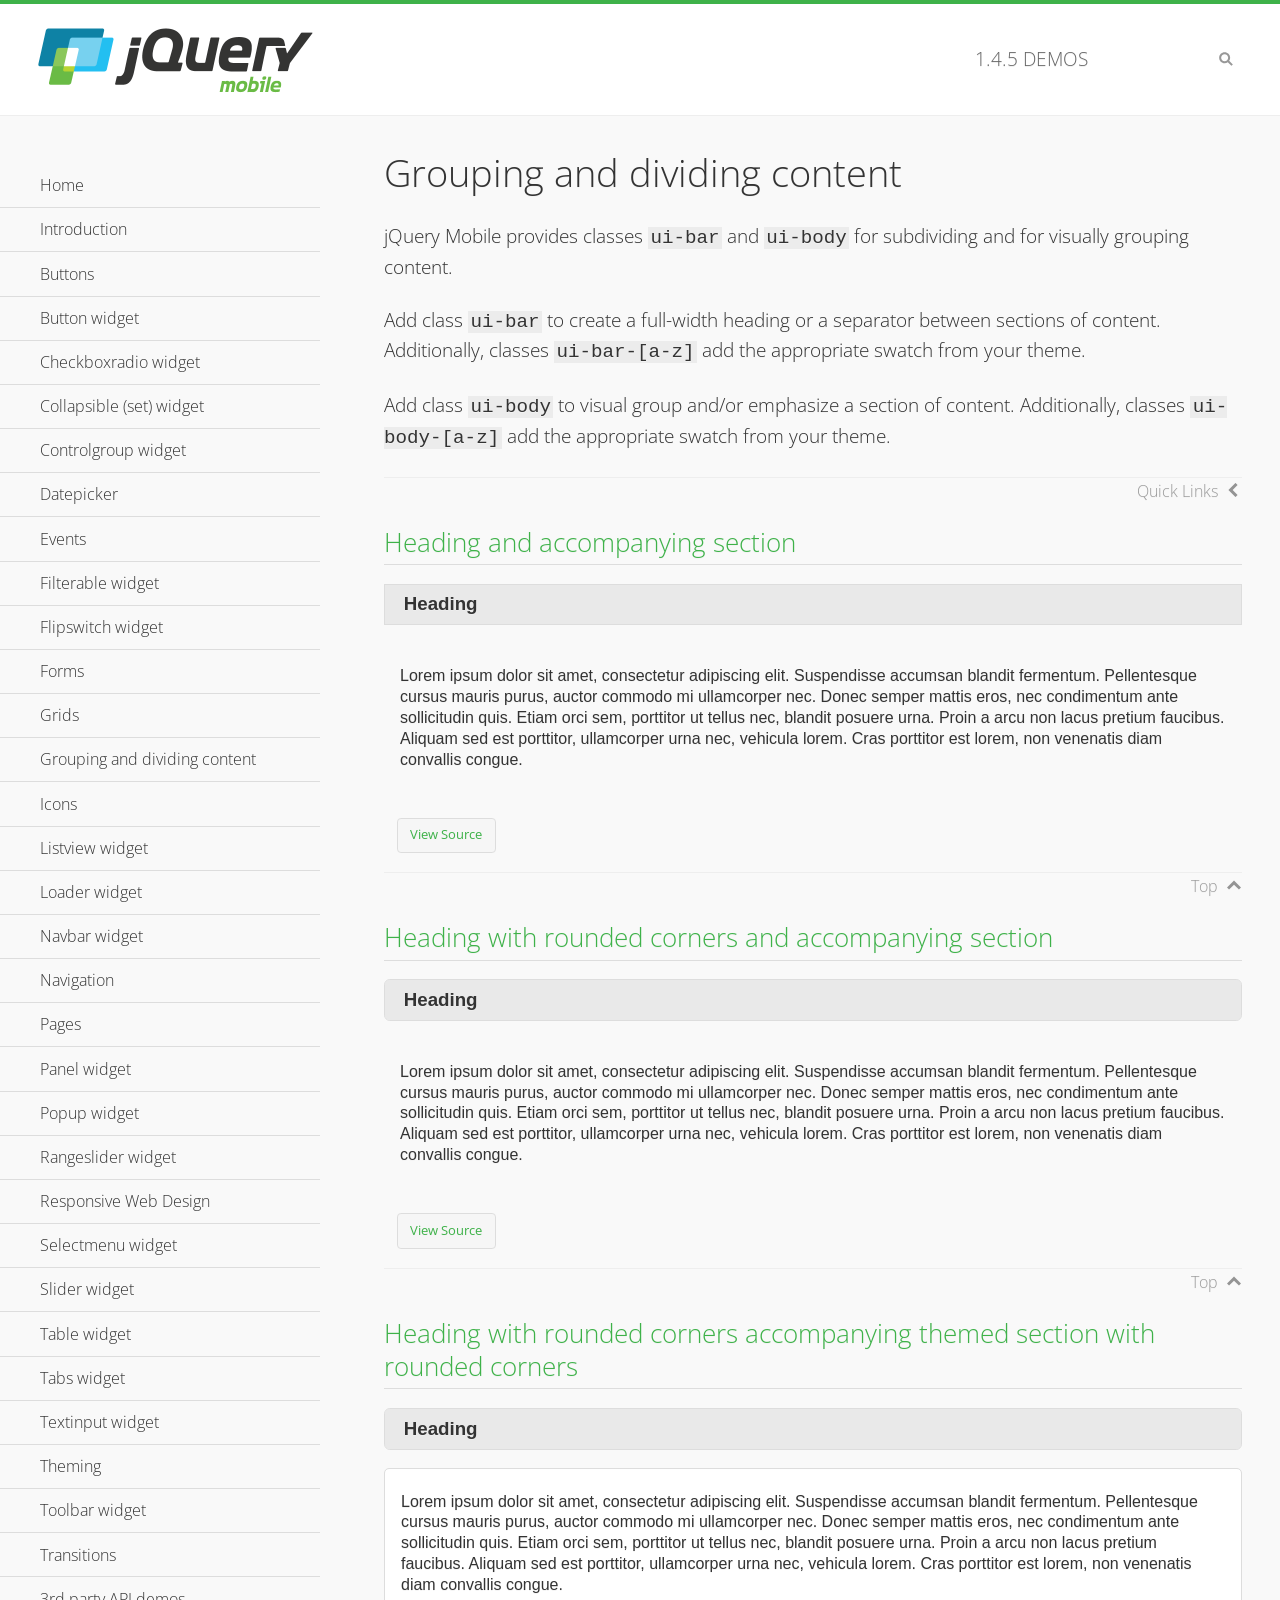
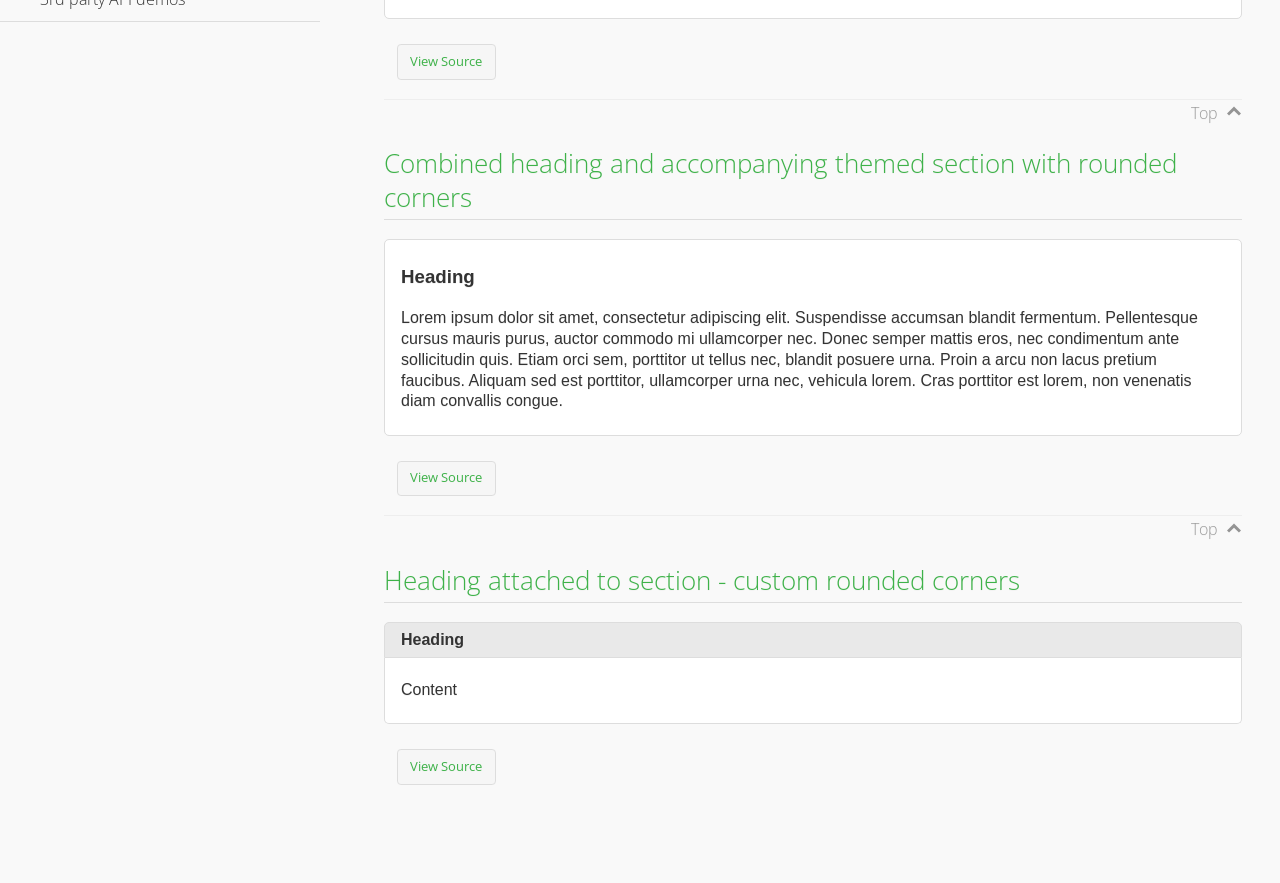
<file: jquery.mobile/demos/body-bar-classes/index.html>
<!DOCTYPE html>
<html>
	<head>
	<meta charset="utf-8">
	<meta name="viewport" content="width=device-width, initial-scale=1">
	<title>Grouping and dividing content - jQuery Mobile Demos</title>
	<link rel="shortcut icon" href="../favicon.ico">
	<link rel="stylesheet" href="http://fonts.googleapis.com/css?family=Open+Sans:300,400,700">
	<link rel="stylesheet" href="../css/themes/default/jquery.mobile-1.4.5.min.css">
	<link rel="stylesheet" href="../_assets/css/jqm-demos.css">
	<script src="../js/jquery.js"></script>
	<script src="../_assets/js/index.js"></script>
	<script src="../js/jquery.mobile-1.4.5.min.js"></script>
  <style id="combined-heading-and-section">
    .custom-corners .ui-bar {
      -webkit-border-top-left-radius: inherit;
      border-top-left-radius: inherit;
      -webkit-border-top-right-radius: inherit;
      border-top-right-radius: inherit;
    }
    .custom-corners .ui-body {
      border-top-width: 0;
      -webkit-border-bottom-left-radius: inherit;
      border-bottom-left-radius: inherit;
      -webkit-border-bottom-right-radius: inherit;
      border-bottom-right-radius: inherit;
    }
  </style>
</head>
<body>
<div data-role="page" class="jqm-demos" data-quicklinks="true">

	<div data-role="header" class="jqm-header">
		<h2><a href="../" title="jQuery Mobile Demos home"><img src="../_assets/img/jquery-logo.png" alt="jQuery Mobile"></a></h2>
		<p><span class="jqm-version"></span> Demos</p>
		<a href="#" class="jqm-navmenu-link ui-btn ui-btn-icon-notext ui-corner-all ui-icon-bars ui-nodisc-icon ui-alt-icon ui-btn-left">Menu</a>
		<a href="#" class="jqm-search-link ui-btn ui-btn-icon-notext ui-corner-all ui-icon-search ui-nodisc-icon ui-alt-icon ui-btn-right">Search</a>
	</div><!-- /header -->

	<div role="main" class="ui-content jqm-content">

		<h1>Grouping and dividing content</h1>

		<p>jQuery Mobile provides classes <code>ui-bar</code> and <code>ui-body</code> for subdividing and for visually grouping content.</p>
		<p>Add class <code>ui-bar</code> to create a full-width heading or a separator between sections of content. Additionally, classes <code>ui-bar-[a-z]</code> add the appropriate swatch from your theme.</p>
		<p>Add class <code>ui-body</code> to visual group and/or emphasize a section of content. Additionally, classes <code>ui-body-[a-z]</code> add the appropriate swatch from your theme.</p>

		<h2>Heading and accompanying section</h2>

		<div data-demo-html="true">
      <h3 class="ui-bar ui-bar-a">Heading</h3>
			<div class="ui-body">
				<p>Lorem ipsum dolor sit amet, consectetur adipiscing elit. Suspendisse accumsan blandit fermentum. Pellentesque cursus mauris purus, auctor commodo mi ullamcorper nec. Donec semper mattis eros, nec condimentum ante sollicitudin quis. Etiam orci sem, porttitor ut tellus nec, blandit posuere urna. Proin a arcu non lacus pretium faucibus. Aliquam sed est porttitor, ullamcorper urna nec, vehicula lorem. Cras porttitor est lorem, non venenatis diam convallis congue.</p>
			</div>
		</div>

		<h2>Heading with rounded corners and accompanying section</h2>

		<div data-demo-html="true">
      <h3 class="ui-bar ui-bar-a ui-corner-all">Heading</h3>
			<div class="ui-body">
				<p>Lorem ipsum dolor sit amet, consectetur adipiscing elit. Suspendisse accumsan blandit fermentum. Pellentesque cursus mauris purus, auctor commodo mi ullamcorper nec. Donec semper mattis eros, nec condimentum ante sollicitudin quis. Etiam orci sem, porttitor ut tellus nec, blandit posuere urna. Proin a arcu non lacus pretium faucibus. Aliquam sed est porttitor, ullamcorper urna nec, vehicula lorem. Cras porttitor est lorem, non venenatis diam convallis congue.</p>
			</div>
		</div>

		<h2>Heading with rounded corners accompanying themed section with rounded corners</h2>

		<div data-demo-html="true">
      <h3 class="ui-bar ui-bar-a ui-corner-all">Heading</h3>
			<div class="ui-body ui-body-a ui-corner-all">
				<p>Lorem ipsum dolor sit amet, consectetur adipiscing elit. Suspendisse accumsan blandit fermentum. Pellentesque cursus mauris purus, auctor commodo mi ullamcorper nec. Donec semper mattis eros, nec condimentum ante sollicitudin quis. Etiam orci sem, porttitor ut tellus nec, blandit posuere urna. Proin a arcu non lacus pretium faucibus. Aliquam sed est porttitor, ullamcorper urna nec, vehicula lorem. Cras porttitor est lorem, non venenatis diam convallis congue.</p>
			</div>
		</div>

		<h2>Combined heading and accompanying themed section with rounded corners</h2>

		<div data-demo-html="true">
			<div class="ui-body ui-body-a ui-corner-all">
	      <h3>Heading</h3>
				<p>Lorem ipsum dolor sit amet, consectetur adipiscing elit. Suspendisse accumsan blandit fermentum. Pellentesque cursus mauris purus, auctor commodo mi ullamcorper nec. Donec semper mattis eros, nec condimentum ante sollicitudin quis. Etiam orci sem, porttitor ut tellus nec, blandit posuere urna. Proin a arcu non lacus pretium faucibus. Aliquam sed est porttitor, ullamcorper urna nec, vehicula lorem. Cras porttitor est lorem, non venenatis diam convallis congue.</p>
			</div>
		</div>

		<h2>Heading attached to section - custom rounded corners</h2>

		<div data-demo-html="true" data-demo-css="#combined-heading-and-section">
      <div class="ui-corner-all custom-corners">
        <div class="ui-bar ui-bar-a">
          <h3>Heading</h3>
        </div>
        <div class="ui-body ui-body-a">
          <p>Content</p>
        </div>
      </div>
		</div>

	</div><!-- /content -->
	    <div data-role="panel" class="jqm-navmenu-panel" data-position="left" data-display="overlay" data-theme="a">
	    	<ul class="jqm-list ui-alt-icon ui-nodisc-icon">
<li data-filtertext="demos homepage" data-icon="home"><a href=".././">Home</a></li>
<li data-filtertext="introduction overview getting started"><a href="../intro/" data-ajax="false">Introduction</a></li>
<li data-filtertext="buttons button markup buttonmarkup method anchor link button element"><a href="../button-markup/" data-ajax="false">Buttons</a></li>
<li data-filtertext="form button widget input button submit reset"><a href="../button/" data-ajax="false">Button widget</a></li>
<li data-role="collapsible" data-enhanced="true" data-collapsed-icon="carat-d" data-expanded-icon="carat-u" data-iconpos="right" data-inset="false" class="ui-collapsible ui-collapsible-themed-content ui-collapsible-collapsed">
	<h3 class="ui-collapsible-heading ui-collapsible-heading-collapsed">
		<a href="#" class="ui-collapsible-heading-toggle ui-btn ui-btn-icon-right ui-btn-inherit ui-icon-carat-d">
		    Checkboxradio widget<span class="ui-collapsible-heading-status"> click to expand contents</span>
		</a>
	</h3>
	<div class="ui-collapsible-content ui-body-inherit ui-collapsible-content-collapsed" aria-hidden="true">
		<ul>
			<li data-filtertext="form checkboxradio widget checkbox input checkboxes controlgroups"><a href="../checkboxradio-checkbox/" data-ajax="false">Checkboxes</a></li>
			<li data-filtertext="form checkboxradio widget radio input radio buttons controlgroups"><a href="../checkboxradio-radio/" data-ajax="false">Radio buttons</a></li>
		</ul>
	</div>
</li>
<li data-role="collapsible" data-enhanced="true" data-collapsed-icon="carat-d" data-expanded-icon="carat-u" data-iconpos="right" data-inset="false" class="ui-collapsible ui-collapsible-themed-content ui-collapsible-collapsed">
	<h3 class="ui-collapsible-heading ui-collapsible-heading-collapsed">
		<a href="#" class="ui-collapsible-heading-toggle ui-btn ui-btn-icon-right ui-btn-inherit ui-icon-carat-d">
			Collapsible (set) widget<span class="ui-collapsible-heading-status"> click to expand contents</span>
		</a>
	</h3>
	<div class="ui-collapsible-content ui-body-inherit ui-collapsible-content-collapsed" aria-hidden="true">
		<ul>
			<li data-filtertext="collapsibles content formatting"><a href="../collapsible/" data-ajax="false">Collapsible</a></li>
			<li data-filtertext="dynamic collapsible set accordion append expand"><a href="../collapsible-dynamic/" data-ajax="false">Dynamic collapsibles</a></li>
			<li data-filtertext="accordions collapsible set widget content formatting grouped collapsibles"><a href="../collapsibleset/" data-ajax="false">Collapsible set</a></li>
		</ul>
	</div>
</li>
<li data-role="collapsible" data-enhanced="true" data-collapsed-icon="carat-d" data-expanded-icon="carat-u" data-iconpos="right" data-inset="false" class="ui-collapsible ui-collapsible-themed-content ui-collapsible-collapsed">
	<h3 class="ui-collapsible-heading ui-collapsible-heading-collapsed">
		<a href="#" class="ui-collapsible-heading-toggle ui-btn ui-btn-icon-right ui-btn-inherit ui-icon-carat-d">
			Controlgroup widget<span class="ui-collapsible-heading-status"> click to expand contents</span>
		</a>
	</h3>
	<div class="ui-collapsible-content ui-body-inherit ui-collapsible-content-collapsed" aria-hidden="true">
		<ul>
			<li data-filtertext="controlgroups selectmenu checkboxradio input grouped buttons horizontal vertical"><a href="../controlgroup/" data-ajax="false">Controlgroup</a></li>
			<li data-filtertext="dynamic controlgroup dynamically add buttons"><a href="../controlgroup-dynamic/" data-ajax="false">Dynamic controlgroups</a></li>
		</ul>
	</div>
</li>
<li data-filtertext="form datepicker widget date input"><a href="../datepicker/" data-ajax="false">Datepicker</a></li>
<li data-role="collapsible" data-enhanced="true" data-collapsed-icon="carat-d" data-expanded-icon="carat-u" data-iconpos="right" data-inset="false" class="ui-collapsible ui-collapsible-themed-content ui-collapsible-collapsed">
	<h3 class="ui-collapsible-heading ui-collapsible-heading-collapsed">
		<a href="#" class="ui-collapsible-heading-toggle ui-btn ui-btn-icon-right ui-btn-inherit ui-icon-carat-d">
			Events<span class="ui-collapsible-heading-status"> click to expand contents</span>
		</a>
	</h3>
	<div class="ui-collapsible-content ui-body-inherit ui-collapsible-content-collapsed" aria-hidden="true">
		<ul>
			<li data-filtertext="swipe to delete list items listviews swipe events"><a href="../swipe-list/" data-ajax="false">Swipe list items</a></li>
			<li data-filtertext="swipe to navigate swipe page navigation swipe events"><a href="../swipe-page/" data-ajax="false">Swipe page navigation</a></li>
		</ul>
	</div>
</li>
<li data-filtertext="filterable filter elements sorting searching listview table"><a href="../filterable/" data-ajax="false">Filterable widget</a></li>
<li data-filtertext="form flipswitch widget flip toggle switch binary select checkbox input"><a href="../flipswitch/" data-ajax="false">Flipswitch widget</a></li>
<li data-role="collapsible" data-enhanced="true" data-collapsed-icon="carat-d" data-expanded-icon="carat-u" data-iconpos="right" data-inset="false" class="ui-collapsible ui-collapsible-themed-content ui-collapsible-collapsed">
	<h3 class="ui-collapsible-heading ui-collapsible-heading-collapsed">
		<a href="#" class="ui-collapsible-heading-toggle ui-btn ui-btn-icon-right ui-btn-inherit ui-icon-carat-d">
			Forms<span class="ui-collapsible-heading-status"> click to expand contents</span>
		</a>
	</h3>
	<div class="ui-collapsible-content ui-body-inherit ui-collapsible-content-collapsed" aria-hidden="true">
		<ul>
			<li data-filtertext="forms text checkbox radio range button submit reset inputs selects textarea slider flipswitch label form elements"><a href="../forms/" data-ajax="false">Forms</a></li>
			<li data-filtertext="form hide labels hidden accessible ui-hidden-accessible forms"><a href="../forms-label-hidden-accessible/" data-ajax="false">Hide labels</a></li>
			<li data-filtertext="form field containers fieldcontain ui-field-contain forms"><a href="../forms-field-contain/" data-ajax="false">Field containers</a></li>
			<li data-filtertext="forms disabled form elements"><a href="../forms-disabled/" data-ajax="false">Forms disabled</a></li>
			<li data-filtertext="forms gallery examples overview forms text checkbox radio range button submit reset inputs selects textarea slider flipswitch label form elements"><a href="../forms-gallery/" data-ajax="false">Forms gallery</a></li>
		</ul>
	</div>
</li>
<li data-role="collapsible" data-enhanced="true" data-collapsed-icon="carat-d" data-expanded-icon="carat-u" data-iconpos="right" data-inset="false" class="ui-collapsible ui-collapsible-themed-content ui-collapsible-collapsed">
	<h3 class="ui-collapsible-heading ui-collapsible-heading-collapsed">
		<a href="#" class="ui-collapsible-heading-toggle ui-btn ui-btn-icon-right ui-btn-inherit ui-icon-carat-d">
			Grids<span class="ui-collapsible-heading-status"> click to expand contents</span>
		</a>
	</h3>
	<div class="ui-collapsible-content ui-body-inherit ui-collapsible-content-collapsed" aria-hidden="true">
		<ul>
			<li data-filtertext="grids columns blocks content formatting rwd responsive css framework"><a href="../grids/" data-ajax="false">Grids</a></li>
			<li data-filtertext="buttons in grids css framework"><a href="../grids-buttons/" data-ajax="false">Buttons in grids</a></li>
			<li data-filtertext="custom responsive grids rwd css framework"><a href="../grids-custom-responsive/" data-ajax="false">Custom responsive grids</a></li>
		</ul>
	</div>
</li>
<li data-filtertext="blocks content formatting sections heading"><a href="../body-bar-classes/" data-ajax="false">Grouping and dividing content</a></li>
<li data-role="collapsible" data-enhanced="true" data-collapsed-icon="carat-d" data-expanded-icon="carat-u" data-iconpos="right" data-inset="false" class="ui-collapsible ui-collapsible-themed-content ui-collapsible-collapsed">
	<h3 class="ui-collapsible-heading ui-collapsible-heading-collapsed">
		<a href="#" class="ui-collapsible-heading-toggle ui-btn ui-btn-icon-right ui-btn-inherit ui-icon-carat-d">
			Icons<span class="ui-collapsible-heading-status"> click to expand contents</span>
		</a>
	</h3>
	<div class="ui-collapsible-content ui-body-inherit ui-collapsible-content-collapsed" aria-hidden="true">
		<ul>
			<li data-filtertext="button icons svg disc alt custom icon position"><a href="../icons/" data-ajax="false">Icons</a></li>
			<li data-filtertext=""><a href="../icons-grunticon/" data-ajax="false">Grunticon loader</a></li>
		</ul>
	</div>
</li>
<li data-role="collapsible" data-enhanced="true" data-collapsed-icon="carat-d" data-expanded-icon="carat-u" data-iconpos="right" data-inset="false" class="ui-collapsible ui-collapsible-themed-content ui-collapsible-collapsed">
	<h3 class="ui-collapsible-heading ui-collapsible-heading-collapsed">
		<a href="#" class="ui-collapsible-heading-toggle ui-btn ui-btn-icon-right ui-btn-inherit ui-icon-carat-d">
			Listview widget<span class="ui-collapsible-heading-status"> click to expand contents</span>
		</a>
	</h3>
	<div class="ui-collapsible-content ui-body-inherit ui-collapsible-content-collapsed" aria-hidden="true">
		<ul>
			<li data-filtertext="listview widget thumbnails icons nested split button collapsible ul ol"><a href="../listview/" data-ajax="false">Listview</a></li>
			<li data-filtertext="autocomplete filterable reveal listview filtertextbeforefilter placeholder"><a href="../listview-autocomplete/" data-ajax="false">Listview autocomplete</a></li>
			<li data-filtertext="autocomplete filterable reveal listview remote data filtertextbeforefilter placeholder"><a href="../listview-autocomplete-remote/" data-ajax="false">Listview autocomplete remote data</a></li>
			<li data-filtertext="autodividers anchor jump scroll linkbars listview lists ul ol"><a href="../listview-autodividers-linkbar/" data-ajax="false">Listview autodividers linkbar</a></li>
			<li data-filtertext="listview autodividers selector autodividersselector lists ul ol"><a href="../listview-autodividers-selector/" data-ajax="false">Listview autodividers selector</a></li>
			<li data-filtertext="listview nested list items"><a href="../listview-nested-lists/" data-ajax="false">Nested Listviews</a></li>
			<li data-filtertext="listview collapsible list items flat"><a href="../listview-collapsible-item-flat/" data-ajax="false">Listview collapsible list items (flat)</a></li>
			<li data-filtertext="listview collapsible list indented"><a href="../listview-collapsible-item-indented/" data-ajax="false">Listview collapsible list items (indented)</a></li>
			<li data-filtertext="grid listview responsive grids responsive listviews lists ul"><a href="../listview-grid/" data-ajax="false">Listview responsive grid</a></li>
		</ul>
	</div>
</li>
<li data-filtertext="loader widget page loading navigation overlay spinner"><a href="../loader/" data-ajax="false">Loader widget</a></li>
<li data-filtertext="navbar widget navmenu toolbars header footer"><a href="../navbar/" data-ajax="false">Navbar widget</a></li>
<li data-role="collapsible" data-enhanced="true" data-collapsed-icon="carat-d" data-expanded-icon="carat-u" data-iconpos="right" data-inset="false" class="ui-collapsible ui-collapsible-themed-content ui-collapsible-collapsed">
	<h3 class="ui-collapsible-heading ui-collapsible-heading-collapsed">
		<a href="#" class="ui-collapsible-heading-toggle ui-btn ui-btn-icon-right ui-btn-inherit ui-icon-carat-d">
			Navigation<span class="ui-collapsible-heading-status"> click to expand contents</span>
		</a>
	</h3>
	<div class="ui-collapsible-content ui-body-inherit ui-collapsible-content-collapsed" aria-hidden="true">
		<ul>
			<li data-filtertext="ajax navigation navigate widget history event method"><a href="../navigation/" data-ajax="false">Navigation</a></li>
			<li data-filtertext="linking pages page links navigation ajax prefetch cache"><a href="../navigation-linking-pages/" data-ajax="false">Linking pages</a></li>
			<!-- <li data-filtertext="php redirect server redirection server-side navigation"><a href="../navigation-php-redirect/" data-ajax="false">PHP redirect demo</a></li>-->
			<li data-filtertext="navigation redirection hash query"><a href="../navigation-hash-processing/" data-ajax="false">Hash processing demo</a></li>
			<li data-filtertext="navigation redirection hash query"><a href="../page-events/" data-ajax="false">Page Navigation Events</a></li>
		</ul>
	</div>
</li>
<li data-role="collapsible" data-enhanced="true" data-collapsed-icon="carat-d" data-expanded-icon="carat-u" data-iconpos="right" data-inset="false" class="ui-collapsible ui-collapsible-themed-content ui-collapsible-collapsed">
	<h3 class="ui-collapsible-heading ui-collapsible-heading-collapsed">
		<a href="#" class="ui-collapsible-heading-toggle ui-btn ui-btn-icon-right ui-btn-inherit ui-icon-carat-d">
			Pages<span class="ui-collapsible-heading-status"> click to expand contents</span>
		</a>
	</h3>
	<div class="ui-collapsible-content ui-body-inherit ui-collapsible-content-collapsed" aria-hidden="true">
		<ul>
			<li data-filtertext="pages page widget ajax navigation"><a href="../pages/" data-ajax="false">Pages</a></li>
			<li data-filtertext="single page"><a href="../pages-single-page/" data-ajax="false">Single page</a></li>
			<li data-filtertext="multipage multi-page page"><a href="../pages-multi-page/" data-ajax="false">Multi-page template</a></li>
			<li data-filtertext="dialog page widget modal popup"><a href="../pages-dialog/" data-ajax="false">Dialog page</a></li>
		</ul>
	</div>
</li>
<li data-role="collapsible" data-enhanced="true" data-collapsed-icon="carat-d" data-expanded-icon="carat-u" data-iconpos="right" data-inset="false" class="ui-collapsible ui-collapsible-themed-content ui-collapsible-collapsed">
	<h3 class="ui-collapsible-heading ui-collapsible-heading-collapsed">
		<a href="#" class="ui-collapsible-heading-toggle ui-btn ui-btn-icon-right ui-btn-inherit ui-icon-carat-d">
			Panel widget<span class="ui-collapsible-heading-status"> click to expand contents</span>
		</a>
	</h3>
	<div class="ui-collapsible-content ui-body-inherit ui-collapsible-content-collapsed" aria-hidden="true">
		<ul>
			<li data-filtertext="panel widget sliding panels reveal push overlay responsive"><a href="../panel/" data-ajax="false">Panel</a></li>
			<li data-filtertext=""><a href="../panel-external/" data-ajax="false">External panels</a></li>
			<li data-filtertext="panel "><a href="../panel-fixed/" data-ajax="false">Fixed panels</a></li>
			<li data-filtertext="panel slide panels sliding panels shadow rwd responsive breakpoint"><a href="../panel-responsive/" data-ajax="false">Panels responsive</a></li>
			<li data-filtertext="panel custom style custom panel width reveal shadow listview panel styling page background wrapper"><a href="../panel-styling/" data-ajax="false">Custom panel style</a></li>
			<li data-filtertext="panel open on swipe"><a href="../panel-swipe-open/" data-ajax="false">Panel open on swipe</a></li>
			<li data-filtertext="panels outside page internal external toolbars"><a href="../panel-external-internal/" data-ajax="false">Panel external and internal</a></li>
		</ul>
	</div>
</li>
<li data-role="collapsible" data-enhanced="true" data-collapsed-icon="carat-d" data-expanded-icon="carat-u" data-iconpos="right" data-inset="false" class="ui-collapsible ui-collapsible-themed-content ui-collapsible-collapsed">
	<h3 class="ui-collapsible-heading ui-collapsible-heading-collapsed">
		<a href="#" class="ui-collapsible-heading-toggle ui-btn ui-btn-icon-right ui-btn-inherit ui-icon-carat-d">
			Popup widget<span class="ui-collapsible-heading-status"> click to expand contents</span>
		</a>
	</h3>
	<div class="ui-collapsible-content ui-body-inherit ui-collapsible-content-collapsed" aria-hidden="true">
		<ul>
			<li data-filtertext="popup widget popups dialog modal transition tooltip lightbox form overlay screen flip pop fade transition"><a href="../popup/" data-ajax="false">Popup</a></li>
			<li data-filtertext="popup alignment position"><a href="../popup-alignment/" data-ajax="false">Popup alignment</a></li>
			<li data-filtertext="popup arrow size popups popover"><a href="../popup-arrow-size/" data-ajax="false">Popup arrow size</a></li>
			<li data-filtertext="dynamic popups popup images lightbox"><a href="../popup-dynamic/" data-ajax="false">Dynamic popups</a></li>
			<li data-filtertext="popups with iframes scaling"><a href="../popup-iframe/" data-ajax="false">Popups with iframes</a></li>
			<li data-filtertext="popup image scaling"><a href="../popup-image-scaling/" data-ajax="false">Popup image scaling</a></li>
			<li data-filtertext="external popup outside multi-page"><a href="../popup-outside-multipage/" data-ajax="false">Popup outside multi-page</a></li>
		</ul>
	</div>
</li>
<li data-filtertext="form rangeslider widget dual sliders dual handle sliders range input"><a href="../rangeslider/" data-ajax="false">Rangeslider widget</a></li>
<li data-filtertext="responsive web design rwd adaptive progressive enhancement PE accessible mobile breakpoints media query media queries"><a href="../rwd/" data-ajax="false">Responsive Web Design</a></li>
<li data-role="collapsible" data-enhanced="true" data-collapsed-icon="carat-d" data-expanded-icon="carat-u" data-iconpos="right" data-inset="false" class="ui-collapsible ui-collapsible-themed-content ui-collapsible-collapsed">
	<h3 class="ui-collapsible-heading ui-collapsible-heading-collapsed">
		<a href="#" class="ui-collapsible-heading-toggle ui-btn ui-btn-icon-right ui-btn-inherit ui-icon-carat-d">
			Selectmenu widget<span class="ui-collapsible-heading-status"> click to expand contents</span>
		</a>
	</h3>
	<div class="ui-collapsible-content ui-body-inherit ui-collapsible-content-collapsed" aria-hidden="true">
		<ul>
			<li data-filtertext="form selectmenu widget select input custom select menu selects"><a href="../selectmenu/" data-ajax="false">Selectmenu</a></li>
			<li data-filtertext="form custom select menu selectmenu widget custom menu option optgroup multiple selects"><a href="../selectmenu-custom/" data-ajax="false">Custom select menu</a></li>
			<li data-filtertext="filterable select filter popup dialog"><a href="../selectmenu-custom-filter/" data-ajax="false">Custom select menu with filter</a></li>
		</ul>
	</div>
</li>
<li data-role="collapsible" data-enhanced="true" data-collapsed-icon="carat-d" data-expanded-icon="carat-u" data-iconpos="right" data-inset="false" class="ui-collapsible ui-collapsible-themed-content ui-collapsible-collapsed">
	<h3 class="ui-collapsible-heading ui-collapsible-heading-collapsed">
		<a href="#" class="ui-collapsible-heading-toggle ui-btn ui-btn-icon-right ui-btn-inherit ui-icon-carat-d">
			Slider widget<span class="ui-collapsible-heading-status"> click to expand contents</span>
		</a>
	</h3>
	<div class="ui-collapsible-content ui-body-inherit ui-collapsible-content-collapsed" aria-hidden="true">
		<ul>
			<li data-filtertext="form slider widget range input single sliders"><a href="../slider/" data-ajax="false">Slider</a></li>
			<li data-filtertext="form slider widget flipswitch slider binary select flip toggle switch"><a href="../slider-flipswitch/" data-ajax="false">Slider flip toggle switch</a></li>
			<li data-filtertext="form slider tooltip handle value input range sliders"><a href="../slider-tooltip/" data-ajax="false">Slider tooltip</a></li>
		</ul>
	</div>
</li>
<li data-role="collapsible" data-enhanced="true" data-collapsed-icon="carat-d" data-expanded-icon="carat-u" data-iconpos="right" data-inset="false" class="ui-collapsible ui-collapsible-themed-content ui-collapsible-collapsed">
	<h3 class="ui-collapsible-heading ui-collapsible-heading-collapsed">
		<a href="#" class="ui-collapsible-heading-toggle ui-btn ui-btn-icon-right ui-btn-inherit ui-icon-carat-d">
			Table widget<span class="ui-collapsible-heading-status"> click to expand contents</span>
		</a>
	</h3>
	<div class="ui-collapsible-content ui-body-inherit ui-collapsible-content-collapsed" aria-hidden="true">
		<ul>
			<li data-filtertext="table widget reflow column toggle th td responsive tables rwd hide show tabular"><a href="../table-column-toggle/" data-ajax="false">Table Column Toggle</a></li>
			<li data-filtertext="table column toggle phone comparison demo"><a href="../table-column-toggle-example/" data-ajax="false">Table Column Toggle demo</a></li>
			<li data-filtertext="responsive tables table column toggle heading groups rwd breakpoint"><a href="../table-column-toggle-heading-groups/" data-ajax="false">Table Column Toggle heading groups</a></li>
			<li data-filtertext="responsive tables table column toggle hide rwd breakpoint customization options"><a href="../table-column-toggle-options/" data-ajax="false">Table Column Toggle options</a></li>
			<li data-filtertext="table reflow th td responsive rwd columns tabular"><a href="../table-reflow/" data-ajax="false">Table Reflow</a></li>
			<li data-filtertext="responsive tables table reflow heading groups rwd breakpoint"><a href="../table-reflow-heading-groups/" data-ajax="false">Table Reflow heading groups</a></li>
			<li data-filtertext="responsive tables table reflow stripes strokes table style"><a href="../table-reflow-stripes-strokes/" data-ajax="false">Table Reflow stripes and strokes</a></li>
			<li data-filtertext="responsive tables table reflow stack custom styles"><a href="../table-reflow-styling/" data-ajax="false">Table Reflow custom styles</a></li>
		</ul>
	</div>
</li>
<li data-filtertext="ui tabs widget"><a href="../tabs/" data-ajax="false">Tabs widget</a></li>
<li data-filtertext="form textinput widget text input textarea number date time tel email file color password"><a href="../textinput/" data-ajax="false">Textinput widget</a></li>
<li data-role="collapsible" data-enhanced="true" data-collapsed-icon="carat-d" data-expanded-icon="carat-u" data-iconpos="right" data-inset="false" class="ui-collapsible ui-collapsible-themed-content ui-collapsible-collapsed">
	<h3 class="ui-collapsible-heading ui-collapsible-heading-collapsed">
		<a href="#" class="ui-collapsible-heading-toggle ui-btn ui-btn-icon-right ui-btn-inherit ui-icon-carat-d">
			Theming<span class="ui-collapsible-heading-status"> click to expand contents</span>
		</a>
	</h3>
	<div class="ui-collapsible-content ui-body-inherit ui-collapsible-content-collapsed" aria-hidden="true">
		<ul>
			<li data-filtertext="default theme swatches theming style css"><a href="../theme-default/" data-ajax="false">Default theme</a></li>
			<li data-filtertext="classic theme old theme swatches theming style css"><a href="../theme-classic/" data-ajax="false">Classic theme</a></li>
		</ul>
	</div>
</li>
<li data-role="collapsible" data-enhanced="true" data-collapsed-icon="carat-d" data-expanded-icon="carat-u" data-iconpos="right" data-inset="false" class="ui-collapsible ui-collapsible-themed-content ui-collapsible-collapsed">
	<h3 class="ui-collapsible-heading ui-collapsible-heading-collapsed">
		<a href="#" class="ui-collapsible-heading-toggle ui-btn ui-btn-icon-right ui-btn-inherit ui-icon-carat-d">
			Toolbar widget<span class="ui-collapsible-heading-status"> click to expand contents</span>
		</a>
	</h3>
	<div class="ui-collapsible-content ui-body-inherit ui-collapsible-content-collapsed" aria-hidden="true">
		<ul>
			<li data-filtertext="toolbar widget header footer toolbars fixed fullscreen external sections"><a href="../toolbar/" data-ajax="false">Toolbar</a></li>
			<li data-filtertext="dynamic toolbars dynamically add toolbar header footer"><a href="../toolbar-dynamic/" data-ajax="false">Dynamic toolbars</a></li>
			<li data-filtertext="external toolbars header footer"><a href="../toolbar-external/" data-ajax="false">External toolbars</a></li>
			<li data-filtertext="fixed toolbars header footer"><a href="../toolbar-fixed/" data-ajax="false">Fixed toolbars</a></li>
			<li data-filtertext="fixed fullscreen toolbars header footer"><a href="../toolbar-fixed-fullscreen/" data-ajax="false">Fullscreen toolbars</a></li>
			<li data-filtertext="external fixed toolbars header footer"><a href="../toolbar-fixed-external/" data-ajax="false">Fixed external toolbars</a></li>
			<li data-filtertext="external persistent toolbars header footer navbar navmenu"><a href="../toolbar-fixed-persistent/" data-ajax="false">Persistent toolbars</a></li>
			<li data-filtertext="external ajax optimized toolbars persistent toolbars header footer navbar"><a href="../toolbar-fixed-persistent-optimized/" data-ajax="false">Ajax optimized toolbars</a></li>
			<li data-filtertext="form in toolbars header footer"><a href="../toolbar-fixed-forms/" data-ajax="false">Form in toolbar</a></li>
		</ul>
	</div>
</li>
<li data-filtertext="page transitions animated pages popup navigation flip slide fade pop"><a href="../transitions/" data-ajax="false">Transitions</a></li>
<li data-role="collapsible" data-enhanced="true" data-collapsed-icon="carat-d" data-expanded-icon="carat-u" data-iconpos="right" data-inset="false" class="ui-collapsible ui-collapsible-themed-content ui-collapsible-collapsed">
	<h3 class="ui-collapsible-heading ui-collapsible-heading-collapsed">
		<a href="#" class="ui-collapsible-heading-toggle ui-btn ui-btn-icon-right ui-btn-inherit ui-icon-carat-d">
			3rd party API demos<span class="ui-collapsible-heading-status"> click to expand contents</span>
		</a>
	</h3>
	<div class="ui-collapsible-content ui-body-inherit ui-collapsible-content-collapsed" aria-hidden="true">
		<ul>
			<li data-filtertext="backbone requirejs navigation router"><a href="../backbone-requirejs/" data-ajax="false">Backbone RequireJS</a></li>
			<li data-filtertext="google maps geolocation demo"><a href="../map-geolocation/" data-ajax="false">Google Maps geolocation</a></li>
			<li data-filtertext="google maps hybrid"><a href="../map-list-toggle/" data-ajax="false">Google Maps list toggle</a></li>
		</ul>
	</div>
</li>



		     </ul>
		</div><!-- /panel -->


	<div data-role="footer" data-position="fixed" data-tap-toggle="false" class="jqm-footer">
		<p>jQuery Mobile Demos version <span class="jqm-version"></span></p>
		<p>Copyright 2014 The jQuery Foundation</p>
	</div><!-- /footer -->
	<!-- TODO: This should become an external panel so we can add input to markup (unique ID) -->
    <div data-role="panel" class="jqm-search-panel" data-position="right" data-display="overlay" data-theme="a">
		<div class="jqm-search">
			<ul class="jqm-list" data-filter-placeholder="Search demos..." data-filter-reveal="true">
<li data-filtertext="demos homepage" data-icon="home"><a href=".././">Home</a></li>
<li data-filtertext="introduction overview getting started"><a href="../intro/" data-ajax="false">Introduction</a></li>
<li data-filtertext="buttons button markup buttonmarkup method anchor link button element"><a href="../button-markup/" data-ajax="false">Buttons</a></li>
<li data-filtertext="form button widget input button submit reset"><a href="../button/" data-ajax="false">Button widget</a></li>
<li data-role="collapsible" data-enhanced="true" data-collapsed-icon="carat-d" data-expanded-icon="carat-u" data-iconpos="right" data-inset="false" class="ui-collapsible ui-collapsible-themed-content ui-collapsible-collapsed">
	<h3 class="ui-collapsible-heading ui-collapsible-heading-collapsed">
		<a href="#" class="ui-collapsible-heading-toggle ui-btn ui-btn-icon-right ui-btn-inherit ui-icon-carat-d">
		    Checkboxradio widget<span class="ui-collapsible-heading-status"> click to expand contents</span>
		</a>
	</h3>
	<div class="ui-collapsible-content ui-body-inherit ui-collapsible-content-collapsed" aria-hidden="true">
		<ul>
			<li data-filtertext="form checkboxradio widget checkbox input checkboxes controlgroups"><a href="../checkboxradio-checkbox/" data-ajax="false">Checkboxes</a></li>
			<li data-filtertext="form checkboxradio widget radio input radio buttons controlgroups"><a href="../checkboxradio-radio/" data-ajax="false">Radio buttons</a></li>
		</ul>
	</div>
</li>
<li data-role="collapsible" data-enhanced="true" data-collapsed-icon="carat-d" data-expanded-icon="carat-u" data-iconpos="right" data-inset="false" class="ui-collapsible ui-collapsible-themed-content ui-collapsible-collapsed">
	<h3 class="ui-collapsible-heading ui-collapsible-heading-collapsed">
		<a href="#" class="ui-collapsible-heading-toggle ui-btn ui-btn-icon-right ui-btn-inherit ui-icon-carat-d">
			Collapsible (set) widget<span class="ui-collapsible-heading-status"> click to expand contents</span>
		</a>
	</h3>
	<div class="ui-collapsible-content ui-body-inherit ui-collapsible-content-collapsed" aria-hidden="true">
		<ul>
			<li data-filtertext="collapsibles content formatting"><a href="../collapsible/" data-ajax="false">Collapsible</a></li>
			<li data-filtertext="dynamic collapsible set accordion append expand"><a href="../collapsible-dynamic/" data-ajax="false">Dynamic collapsibles</a></li>
			<li data-filtertext="accordions collapsible set widget content formatting grouped collapsibles"><a href="../collapsibleset/" data-ajax="false">Collapsible set</a></li>
		</ul>
	</div>
</li>
<li data-role="collapsible" data-enhanced="true" data-collapsed-icon="carat-d" data-expanded-icon="carat-u" data-iconpos="right" data-inset="false" class="ui-collapsible ui-collapsible-themed-content ui-collapsible-collapsed">
	<h3 class="ui-collapsible-heading ui-collapsible-heading-collapsed">
		<a href="#" class="ui-collapsible-heading-toggle ui-btn ui-btn-icon-right ui-btn-inherit ui-icon-carat-d">
			Controlgroup widget<span class="ui-collapsible-heading-status"> click to expand contents</span>
		</a>
	</h3>
	<div class="ui-collapsible-content ui-body-inherit ui-collapsible-content-collapsed" aria-hidden="true">
		<ul>
			<li data-filtertext="controlgroups selectmenu checkboxradio input grouped buttons horizontal vertical"><a href="../controlgroup/" data-ajax="false">Controlgroup</a></li>
			<li data-filtertext="dynamic controlgroup dynamically add buttons"><a href="../controlgroup-dynamic/" data-ajax="false">Dynamic controlgroups</a></li>
		</ul>
	</div>
</li>
<li data-filtertext="form datepicker widget date input"><a href="../datepicker/" data-ajax="false">Datepicker</a></li>
<li data-role="collapsible" data-enhanced="true" data-collapsed-icon="carat-d" data-expanded-icon="carat-u" data-iconpos="right" data-inset="false" class="ui-collapsible ui-collapsible-themed-content ui-collapsible-collapsed">
	<h3 class="ui-collapsible-heading ui-collapsible-heading-collapsed">
		<a href="#" class="ui-collapsible-heading-toggle ui-btn ui-btn-icon-right ui-btn-inherit ui-icon-carat-d">
			Events<span class="ui-collapsible-heading-status"> click to expand contents</span>
		</a>
	</h3>
	<div class="ui-collapsible-content ui-body-inherit ui-collapsible-content-collapsed" aria-hidden="true">
		<ul>
			<li data-filtertext="swipe to delete list items listviews swipe events"><a href="../swipe-list/" data-ajax="false">Swipe list items</a></li>
			<li data-filtertext="swipe to navigate swipe page navigation swipe events"><a href="../swipe-page/" data-ajax="false">Swipe page navigation</a></li>
		</ul>
	</div>
</li>
<li data-filtertext="filterable filter elements sorting searching listview table"><a href="../filterable/" data-ajax="false">Filterable widget</a></li>
<li data-filtertext="form flipswitch widget flip toggle switch binary select checkbox input"><a href="../flipswitch/" data-ajax="false">Flipswitch widget</a></li>
<li data-role="collapsible" data-enhanced="true" data-collapsed-icon="carat-d" data-expanded-icon="carat-u" data-iconpos="right" data-inset="false" class="ui-collapsible ui-collapsible-themed-content ui-collapsible-collapsed">
	<h3 class="ui-collapsible-heading ui-collapsible-heading-collapsed">
		<a href="#" class="ui-collapsible-heading-toggle ui-btn ui-btn-icon-right ui-btn-inherit ui-icon-carat-d">
			Forms<span class="ui-collapsible-heading-status"> click to expand contents</span>
		</a>
	</h3>
	<div class="ui-collapsible-content ui-body-inherit ui-collapsible-content-collapsed" aria-hidden="true">
		<ul>
			<li data-filtertext="forms text checkbox radio range button submit reset inputs selects textarea slider flipswitch label form elements"><a href="../forms/" data-ajax="false">Forms</a></li>
			<li data-filtertext="form hide labels hidden accessible ui-hidden-accessible forms"><a href="../forms-label-hidden-accessible/" data-ajax="false">Hide labels</a></li>
			<li data-filtertext="form field containers fieldcontain ui-field-contain forms"><a href="../forms-field-contain/" data-ajax="false">Field containers</a></li>
			<li data-filtertext="forms disabled form elements"><a href="../forms-disabled/" data-ajax="false">Forms disabled</a></li>
			<li data-filtertext="forms gallery examples overview forms text checkbox radio range button submit reset inputs selects textarea slider flipswitch label form elements"><a href="../forms-gallery/" data-ajax="false">Forms gallery</a></li>
		</ul>
	</div>
</li>
<li data-role="collapsible" data-enhanced="true" data-collapsed-icon="carat-d" data-expanded-icon="carat-u" data-iconpos="right" data-inset="false" class="ui-collapsible ui-collapsible-themed-content ui-collapsible-collapsed">
	<h3 class="ui-collapsible-heading ui-collapsible-heading-collapsed">
		<a href="#" class="ui-collapsible-heading-toggle ui-btn ui-btn-icon-right ui-btn-inherit ui-icon-carat-d">
			Grids<span class="ui-collapsible-heading-status"> click to expand contents</span>
		</a>
	</h3>
	<div class="ui-collapsible-content ui-body-inherit ui-collapsible-content-collapsed" aria-hidden="true">
		<ul>
			<li data-filtertext="grids columns blocks content formatting rwd responsive css framework"><a href="../grids/" data-ajax="false">Grids</a></li>
			<li data-filtertext="buttons in grids css framework"><a href="../grids-buttons/" data-ajax="false">Buttons in grids</a></li>
			<li data-filtertext="custom responsive grids rwd css framework"><a href="../grids-custom-responsive/" data-ajax="false">Custom responsive grids</a></li>
		</ul>
	</div>
</li>
<li data-filtertext="blocks content formatting sections heading"><a href="../body-bar-classes/" data-ajax="false">Grouping and dividing content</a></li>
<li data-role="collapsible" data-enhanced="true" data-collapsed-icon="carat-d" data-expanded-icon="carat-u" data-iconpos="right" data-inset="false" class="ui-collapsible ui-collapsible-themed-content ui-collapsible-collapsed">
	<h3 class="ui-collapsible-heading ui-collapsible-heading-collapsed">
		<a href="#" class="ui-collapsible-heading-toggle ui-btn ui-btn-icon-right ui-btn-inherit ui-icon-carat-d">
			Icons<span class="ui-collapsible-heading-status"> click to expand contents</span>
		</a>
	</h3>
	<div class="ui-collapsible-content ui-body-inherit ui-collapsible-content-collapsed" aria-hidden="true">
		<ul>
			<li data-filtertext="button icons svg disc alt custom icon position"><a href="../icons/" data-ajax="false">Icons</a></li>
			<li data-filtertext=""><a href="../icons-grunticon/" data-ajax="false">Grunticon loader</a></li>
		</ul>
	</div>
</li>
<li data-role="collapsible" data-enhanced="true" data-collapsed-icon="carat-d" data-expanded-icon="carat-u" data-iconpos="right" data-inset="false" class="ui-collapsible ui-collapsible-themed-content ui-collapsible-collapsed">
	<h3 class="ui-collapsible-heading ui-collapsible-heading-collapsed">
		<a href="#" class="ui-collapsible-heading-toggle ui-btn ui-btn-icon-right ui-btn-inherit ui-icon-carat-d">
			Listview widget<span class="ui-collapsible-heading-status"> click to expand contents</span>
		</a>
	</h3>
	<div class="ui-collapsible-content ui-body-inherit ui-collapsible-content-collapsed" aria-hidden="true">
		<ul>
			<li data-filtertext="listview widget thumbnails icons nested split button collapsible ul ol"><a href="../listview/" data-ajax="false">Listview</a></li>
			<li data-filtertext="autocomplete filterable reveal listview filtertextbeforefilter placeholder"><a href="../listview-autocomplete/" data-ajax="false">Listview autocomplete</a></li>
			<li data-filtertext="autocomplete filterable reveal listview remote data filtertextbeforefilter placeholder"><a href="../listview-autocomplete-remote/" data-ajax="false">Listview autocomplete remote data</a></li>
			<li data-filtertext="autodividers anchor jump scroll linkbars listview lists ul ol"><a href="../listview-autodividers-linkbar/" data-ajax="false">Listview autodividers linkbar</a></li>
			<li data-filtertext="listview autodividers selector autodividersselector lists ul ol"><a href="../listview-autodividers-selector/" data-ajax="false">Listview autodividers selector</a></li>
			<li data-filtertext="listview nested list items"><a href="../listview-nested-lists/" data-ajax="false">Nested Listviews</a></li>
			<li data-filtertext="listview collapsible list items flat"><a href="../listview-collapsible-item-flat/" data-ajax="false">Listview collapsible list items (flat)</a></li>
			<li data-filtertext="listview collapsible list indented"><a href="../listview-collapsible-item-indented/" data-ajax="false">Listview collapsible list items (indented)</a></li>
			<li data-filtertext="grid listview responsive grids responsive listviews lists ul"><a href="../listview-grid/" data-ajax="false">Listview responsive grid</a></li>
		</ul>
	</div>
</li>
<li data-filtertext="loader widget page loading navigation overlay spinner"><a href="../loader/" data-ajax="false">Loader widget</a></li>
<li data-filtertext="navbar widget navmenu toolbars header footer"><a href="../navbar/" data-ajax="false">Navbar widget</a></li>
<li data-role="collapsible" data-enhanced="true" data-collapsed-icon="carat-d" data-expanded-icon="carat-u" data-iconpos="right" data-inset="false" class="ui-collapsible ui-collapsible-themed-content ui-collapsible-collapsed">
	<h3 class="ui-collapsible-heading ui-collapsible-heading-collapsed">
		<a href="#" class="ui-collapsible-heading-toggle ui-btn ui-btn-icon-right ui-btn-inherit ui-icon-carat-d">
			Navigation<span class="ui-collapsible-heading-status"> click to expand contents</span>
		</a>
	</h3>
	<div class="ui-collapsible-content ui-body-inherit ui-collapsible-content-collapsed" aria-hidden="true">
		<ul>
			<li data-filtertext="ajax navigation navigate widget history event method"><a href="../navigation/" data-ajax="false">Navigation</a></li>
			<li data-filtertext="linking pages page links navigation ajax prefetch cache"><a href="../navigation-linking-pages/" data-ajax="false">Linking pages</a></li>
			<!-- <li data-filtertext="php redirect server redirection server-side navigation"><a href="../navigation-php-redirect/" data-ajax="false">PHP redirect demo</a></li>-->
			<li data-filtertext="navigation redirection hash query"><a href="../navigation-hash-processing/" data-ajax="false">Hash processing demo</a></li>
			<li data-filtertext="navigation redirection hash query"><a href="../page-events/" data-ajax="false">Page Navigation Events</a></li>
		</ul>
	</div>
</li>
<li data-role="collapsible" data-enhanced="true" data-collapsed-icon="carat-d" data-expanded-icon="carat-u" data-iconpos="right" data-inset="false" class="ui-collapsible ui-collapsible-themed-content ui-collapsible-collapsed">
	<h3 class="ui-collapsible-heading ui-collapsible-heading-collapsed">
		<a href="#" class="ui-collapsible-heading-toggle ui-btn ui-btn-icon-right ui-btn-inherit ui-icon-carat-d">
			Pages<span class="ui-collapsible-heading-status"> click to expand contents</span>
		</a>
	</h3>
	<div class="ui-collapsible-content ui-body-inherit ui-collapsible-content-collapsed" aria-hidden="true">
		<ul>
			<li data-filtertext="pages page widget ajax navigation"><a href="../pages/" data-ajax="false">Pages</a></li>
			<li data-filtertext="single page"><a href="../pages-single-page/" data-ajax="false">Single page</a></li>
			<li data-filtertext="multipage multi-page page"><a href="../pages-multi-page/" data-ajax="false">Multi-page template</a></li>
			<li data-filtertext="dialog page widget modal popup"><a href="../pages-dialog/" data-ajax="false">Dialog page</a></li>
		</ul>
	</div>
</li>
<li data-role="collapsible" data-enhanced="true" data-collapsed-icon="carat-d" data-expanded-icon="carat-u" data-iconpos="right" data-inset="false" class="ui-collapsible ui-collapsible-themed-content ui-collapsible-collapsed">
	<h3 class="ui-collapsible-heading ui-collapsible-heading-collapsed">
		<a href="#" class="ui-collapsible-heading-toggle ui-btn ui-btn-icon-right ui-btn-inherit ui-icon-carat-d">
			Panel widget<span class="ui-collapsible-heading-status"> click to expand contents</span>
		</a>
	</h3>
	<div class="ui-collapsible-content ui-body-inherit ui-collapsible-content-collapsed" aria-hidden="true">
		<ul>
			<li data-filtertext="panel widget sliding panels reveal push overlay responsive"><a href="../panel/" data-ajax="false">Panel</a></li>
			<li data-filtertext=""><a href="../panel-external/" data-ajax="false">External panels</a></li>
			<li data-filtertext="panel "><a href="../panel-fixed/" data-ajax="false">Fixed panels</a></li>
			<li data-filtertext="panel slide panels sliding panels shadow rwd responsive breakpoint"><a href="../panel-responsive/" data-ajax="false">Panels responsive</a></li>
			<li data-filtertext="panel custom style custom panel width reveal shadow listview panel styling page background wrapper"><a href="../panel-styling/" data-ajax="false">Custom panel style</a></li>
			<li data-filtertext="panel open on swipe"><a href="../panel-swipe-open/" data-ajax="false">Panel open on swipe</a></li>
			<li data-filtertext="panels outside page internal external toolbars"><a href="../panel-external-internal/" data-ajax="false">Panel external and internal</a></li>
		</ul>
	</div>
</li>
<li data-role="collapsible" data-enhanced="true" data-collapsed-icon="carat-d" data-expanded-icon="carat-u" data-iconpos="right" data-inset="false" class="ui-collapsible ui-collapsible-themed-content ui-collapsible-collapsed">
	<h3 class="ui-collapsible-heading ui-collapsible-heading-collapsed">
		<a href="#" class="ui-collapsible-heading-toggle ui-btn ui-btn-icon-right ui-btn-inherit ui-icon-carat-d">
			Popup widget<span class="ui-collapsible-heading-status"> click to expand contents</span>
		</a>
	</h3>
	<div class="ui-collapsible-content ui-body-inherit ui-collapsible-content-collapsed" aria-hidden="true">
		<ul>
			<li data-filtertext="popup widget popups dialog modal transition tooltip lightbox form overlay screen flip pop fade transition"><a href="../popup/" data-ajax="false">Popup</a></li>
			<li data-filtertext="popup alignment position"><a href="../popup-alignment/" data-ajax="false">Popup alignment</a></li>
			<li data-filtertext="popup arrow size popups popover"><a href="../popup-arrow-size/" data-ajax="false">Popup arrow size</a></li>
			<li data-filtertext="dynamic popups popup images lightbox"><a href="../popup-dynamic/" data-ajax="false">Dynamic popups</a></li>
			<li data-filtertext="popups with iframes scaling"><a href="../popup-iframe/" data-ajax="false">Popups with iframes</a></li>
			<li data-filtertext="popup image scaling"><a href="../popup-image-scaling/" data-ajax="false">Popup image scaling</a></li>
			<li data-filtertext="external popup outside multi-page"><a href="../popup-outside-multipage/" data-ajax="false">Popup outside multi-page</a></li>
		</ul>
	</div>
</li>
<li data-filtertext="form rangeslider widget dual sliders dual handle sliders range input"><a href="../rangeslider/" data-ajax="false">Rangeslider widget</a></li>
<li data-filtertext="responsive web design rwd adaptive progressive enhancement PE accessible mobile breakpoints media query media queries"><a href="../rwd/" data-ajax="false">Responsive Web Design</a></li>
<li data-role="collapsible" data-enhanced="true" data-collapsed-icon="carat-d" data-expanded-icon="carat-u" data-iconpos="right" data-inset="false" class="ui-collapsible ui-collapsible-themed-content ui-collapsible-collapsed">
	<h3 class="ui-collapsible-heading ui-collapsible-heading-collapsed">
		<a href="#" class="ui-collapsible-heading-toggle ui-btn ui-btn-icon-right ui-btn-inherit ui-icon-carat-d">
			Selectmenu widget<span class="ui-collapsible-heading-status"> click to expand contents</span>
		</a>
	</h3>
	<div class="ui-collapsible-content ui-body-inherit ui-collapsible-content-collapsed" aria-hidden="true">
		<ul>
			<li data-filtertext="form selectmenu widget select input custom select menu selects"><a href="../selectmenu/" data-ajax="false">Selectmenu</a></li>
			<li data-filtertext="form custom select menu selectmenu widget custom menu option optgroup multiple selects"><a href="../selectmenu-custom/" data-ajax="false">Custom select menu</a></li>
			<li data-filtertext="filterable select filter popup dialog"><a href="../selectmenu-custom-filter/" data-ajax="false">Custom select menu with filter</a></li>
		</ul>
	</div>
</li>
<li data-role="collapsible" data-enhanced="true" data-collapsed-icon="carat-d" data-expanded-icon="carat-u" data-iconpos="right" data-inset="false" class="ui-collapsible ui-collapsible-themed-content ui-collapsible-collapsed">
	<h3 class="ui-collapsible-heading ui-collapsible-heading-collapsed">
		<a href="#" class="ui-collapsible-heading-toggle ui-btn ui-btn-icon-right ui-btn-inherit ui-icon-carat-d">
			Slider widget<span class="ui-collapsible-heading-status"> click to expand contents</span>
		</a>
	</h3>
	<div class="ui-collapsible-content ui-body-inherit ui-collapsible-content-collapsed" aria-hidden="true">
		<ul>
			<li data-filtertext="form slider widget range input single sliders"><a href="../slider/" data-ajax="false">Slider</a></li>
			<li data-filtertext="form slider widget flipswitch slider binary select flip toggle switch"><a href="../slider-flipswitch/" data-ajax="false">Slider flip toggle switch</a></li>
			<li data-filtertext="form slider tooltip handle value input range sliders"><a href="../slider-tooltip/" data-ajax="false">Slider tooltip</a></li>
		</ul>
	</div>
</li>
<li data-role="collapsible" data-enhanced="true" data-collapsed-icon="carat-d" data-expanded-icon="carat-u" data-iconpos="right" data-inset="false" class="ui-collapsible ui-collapsible-themed-content ui-collapsible-collapsed">
	<h3 class="ui-collapsible-heading ui-collapsible-heading-collapsed">
		<a href="#" class="ui-collapsible-heading-toggle ui-btn ui-btn-icon-right ui-btn-inherit ui-icon-carat-d">
			Table widget<span class="ui-collapsible-heading-status"> click to expand contents</span>
		</a>
	</h3>
	<div class="ui-collapsible-content ui-body-inherit ui-collapsible-content-collapsed" aria-hidden="true">
		<ul>
			<li data-filtertext="table widget reflow column toggle th td responsive tables rwd hide show tabular"><a href="../table-column-toggle/" data-ajax="false">Table Column Toggle</a></li>
			<li data-filtertext="table column toggle phone comparison demo"><a href="../table-column-toggle-example/" data-ajax="false">Table Column Toggle demo</a></li>
			<li data-filtertext="responsive tables table column toggle heading groups rwd breakpoint"><a href="../table-column-toggle-heading-groups/" data-ajax="false">Table Column Toggle heading groups</a></li>
			<li data-filtertext="responsive tables table column toggle hide rwd breakpoint customization options"><a href="../table-column-toggle-options/" data-ajax="false">Table Column Toggle options</a></li>
			<li data-filtertext="table reflow th td responsive rwd columns tabular"><a href="../table-reflow/" data-ajax="false">Table Reflow</a></li>
			<li data-filtertext="responsive tables table reflow heading groups rwd breakpoint"><a href="../table-reflow-heading-groups/" data-ajax="false">Table Reflow heading groups</a></li>
			<li data-filtertext="responsive tables table reflow stripes strokes table style"><a href="../table-reflow-stripes-strokes/" data-ajax="false">Table Reflow stripes and strokes</a></li>
			<li data-filtertext="responsive tables table reflow stack custom styles"><a href="../table-reflow-styling/" data-ajax="false">Table Reflow custom styles</a></li>
		</ul>
	</div>
</li>
<li data-filtertext="ui tabs widget"><a href="../tabs/" data-ajax="false">Tabs widget</a></li>
<li data-filtertext="form textinput widget text input textarea number date time tel email file color password"><a href="../textinput/" data-ajax="false">Textinput widget</a></li>
<li data-role="collapsible" data-enhanced="true" data-collapsed-icon="carat-d" data-expanded-icon="carat-u" data-iconpos="right" data-inset="false" class="ui-collapsible ui-collapsible-themed-content ui-collapsible-collapsed">
	<h3 class="ui-collapsible-heading ui-collapsible-heading-collapsed">
		<a href="#" class="ui-collapsible-heading-toggle ui-btn ui-btn-icon-right ui-btn-inherit ui-icon-carat-d">
			Theming<span class="ui-collapsible-heading-status"> click to expand contents</span>
		</a>
	</h3>
	<div class="ui-collapsible-content ui-body-inherit ui-collapsible-content-collapsed" aria-hidden="true">
		<ul>
			<li data-filtertext="default theme swatches theming style css"><a href="../theme-default/" data-ajax="false">Default theme</a></li>
			<li data-filtertext="classic theme old theme swatches theming style css"><a href="../theme-classic/" data-ajax="false">Classic theme</a></li>
		</ul>
	</div>
</li>
<li data-role="collapsible" data-enhanced="true" data-collapsed-icon="carat-d" data-expanded-icon="carat-u" data-iconpos="right" data-inset="false" class="ui-collapsible ui-collapsible-themed-content ui-collapsible-collapsed">
	<h3 class="ui-collapsible-heading ui-collapsible-heading-collapsed">
		<a href="#" class="ui-collapsible-heading-toggle ui-btn ui-btn-icon-right ui-btn-inherit ui-icon-carat-d">
			Toolbar widget<span class="ui-collapsible-heading-status"> click to expand contents</span>
		</a>
	</h3>
	<div class="ui-collapsible-content ui-body-inherit ui-collapsible-content-collapsed" aria-hidden="true">
		<ul>
			<li data-filtertext="toolbar widget header footer toolbars fixed fullscreen external sections"><a href="../toolbar/" data-ajax="false">Toolbar</a></li>
			<li data-filtertext="dynamic toolbars dynamically add toolbar header footer"><a href="../toolbar-dynamic/" data-ajax="false">Dynamic toolbars</a></li>
			<li data-filtertext="external toolbars header footer"><a href="../toolbar-external/" data-ajax="false">External toolbars</a></li>
			<li data-filtertext="fixed toolbars header footer"><a href="../toolbar-fixed/" data-ajax="false">Fixed toolbars</a></li>
			<li data-filtertext="fixed fullscreen toolbars header footer"><a href="../toolbar-fixed-fullscreen/" data-ajax="false">Fullscreen toolbars</a></li>
			<li data-filtertext="external fixed toolbars header footer"><a href="../toolbar-fixed-external/" data-ajax="false">Fixed external toolbars</a></li>
			<li data-filtertext="external persistent toolbars header footer navbar navmenu"><a href="../toolbar-fixed-persistent/" data-ajax="false">Persistent toolbars</a></li>
			<li data-filtertext="external ajax optimized toolbars persistent toolbars header footer navbar"><a href="../toolbar-fixed-persistent-optimized/" data-ajax="false">Ajax optimized toolbars</a></li>
			<li data-filtertext="form in toolbars header footer"><a href="../toolbar-fixed-forms/" data-ajax="false">Form in toolbar</a></li>
		</ul>
	</div>
</li>
<li data-filtertext="page transitions animated pages popup navigation flip slide fade pop"><a href="../transitions/" data-ajax="false">Transitions</a></li>
<li data-role="collapsible" data-enhanced="true" data-collapsed-icon="carat-d" data-expanded-icon="carat-u" data-iconpos="right" data-inset="false" class="ui-collapsible ui-collapsible-themed-content ui-collapsible-collapsed">
	<h3 class="ui-collapsible-heading ui-collapsible-heading-collapsed">
		<a href="#" class="ui-collapsible-heading-toggle ui-btn ui-btn-icon-right ui-btn-inherit ui-icon-carat-d">
			3rd party API demos<span class="ui-collapsible-heading-status"> click to expand contents</span>
		</a>
	</h3>
	<div class="ui-collapsible-content ui-body-inherit ui-collapsible-content-collapsed" aria-hidden="true">
		<ul>
			<li data-filtertext="backbone requirejs navigation router"><a href="../backbone-requirejs/" data-ajax="false">Backbone RequireJS</a></li>
			<li data-filtertext="google maps geolocation demo"><a href="../map-geolocation/" data-ajax="false">Google Maps geolocation</a></li>
			<li data-filtertext="google maps hybrid"><a href="../map-list-toggle/" data-ajax="false">Google Maps list toggle</a></li>
		</ul>
	</div>
</li>



			</ul>
		</div>
	</div><!-- /panel -->


</div><!-- /page -->

</body>
</html>
</file>
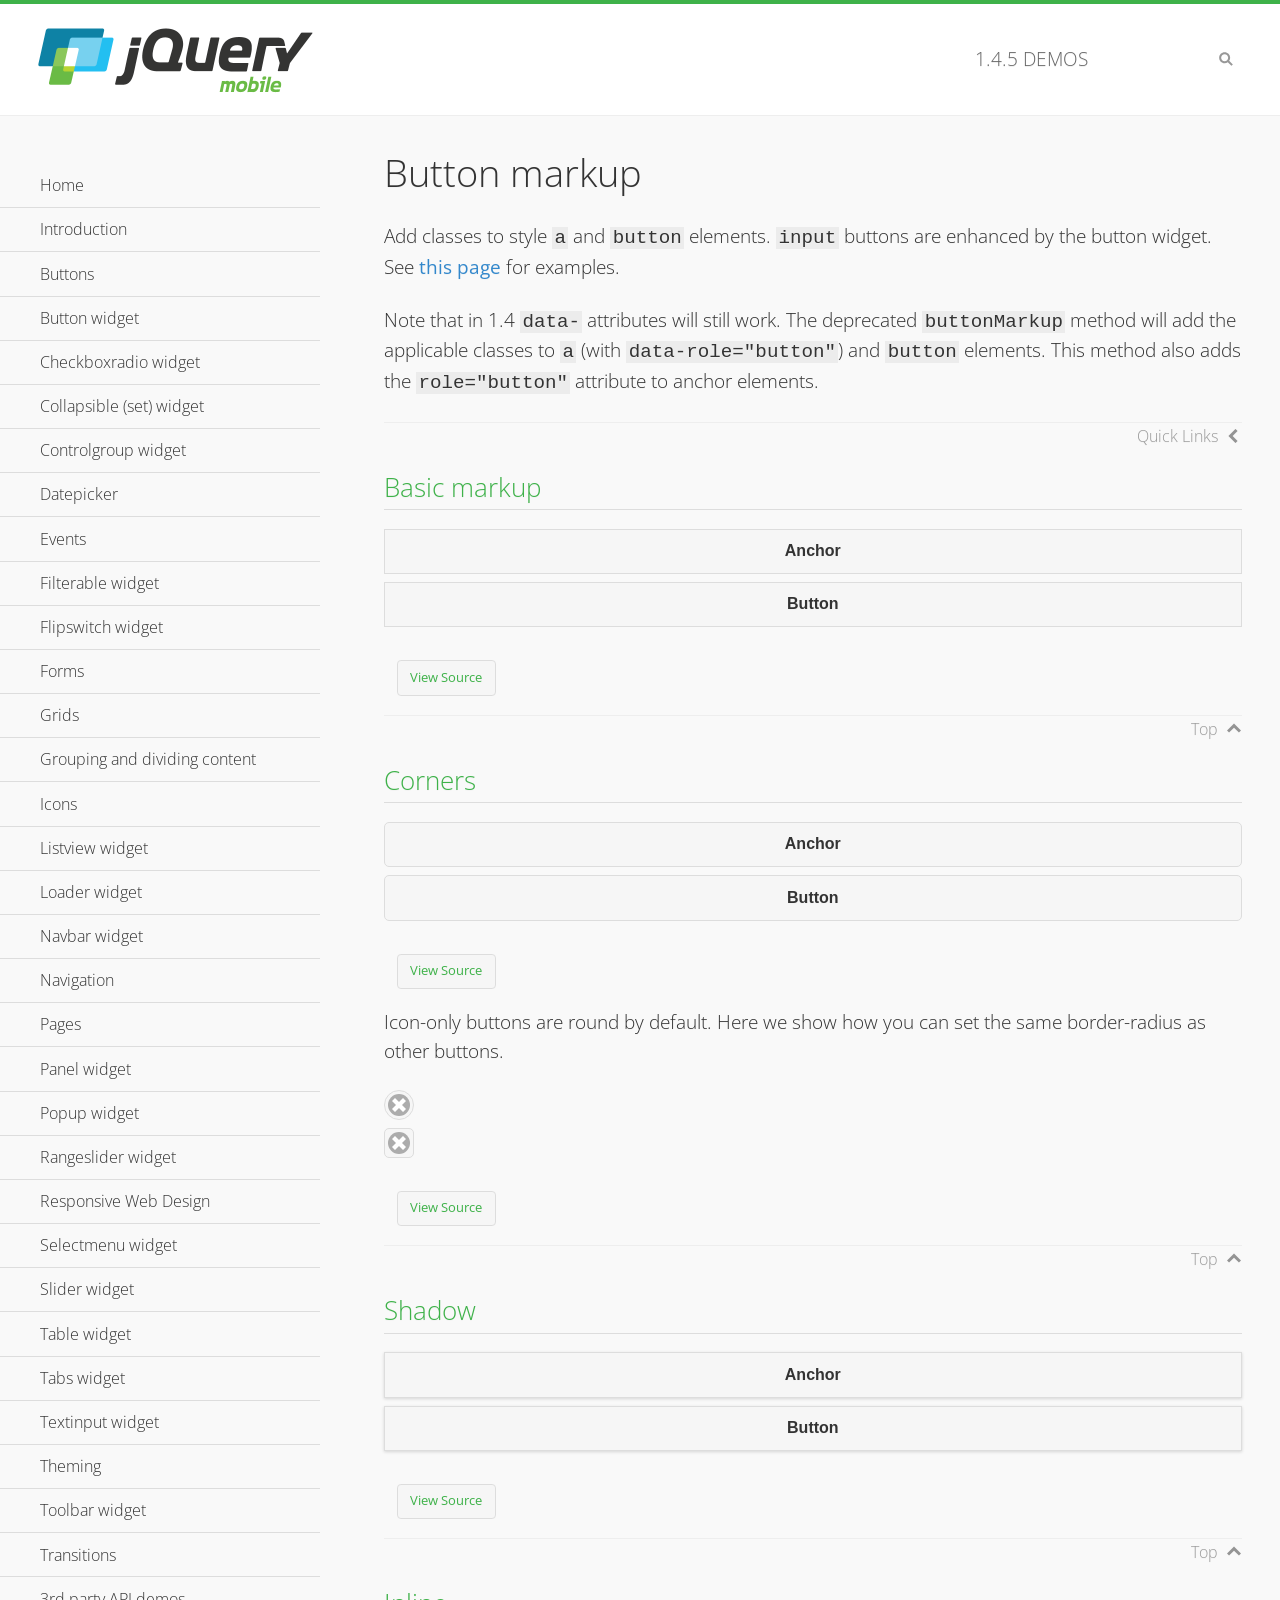
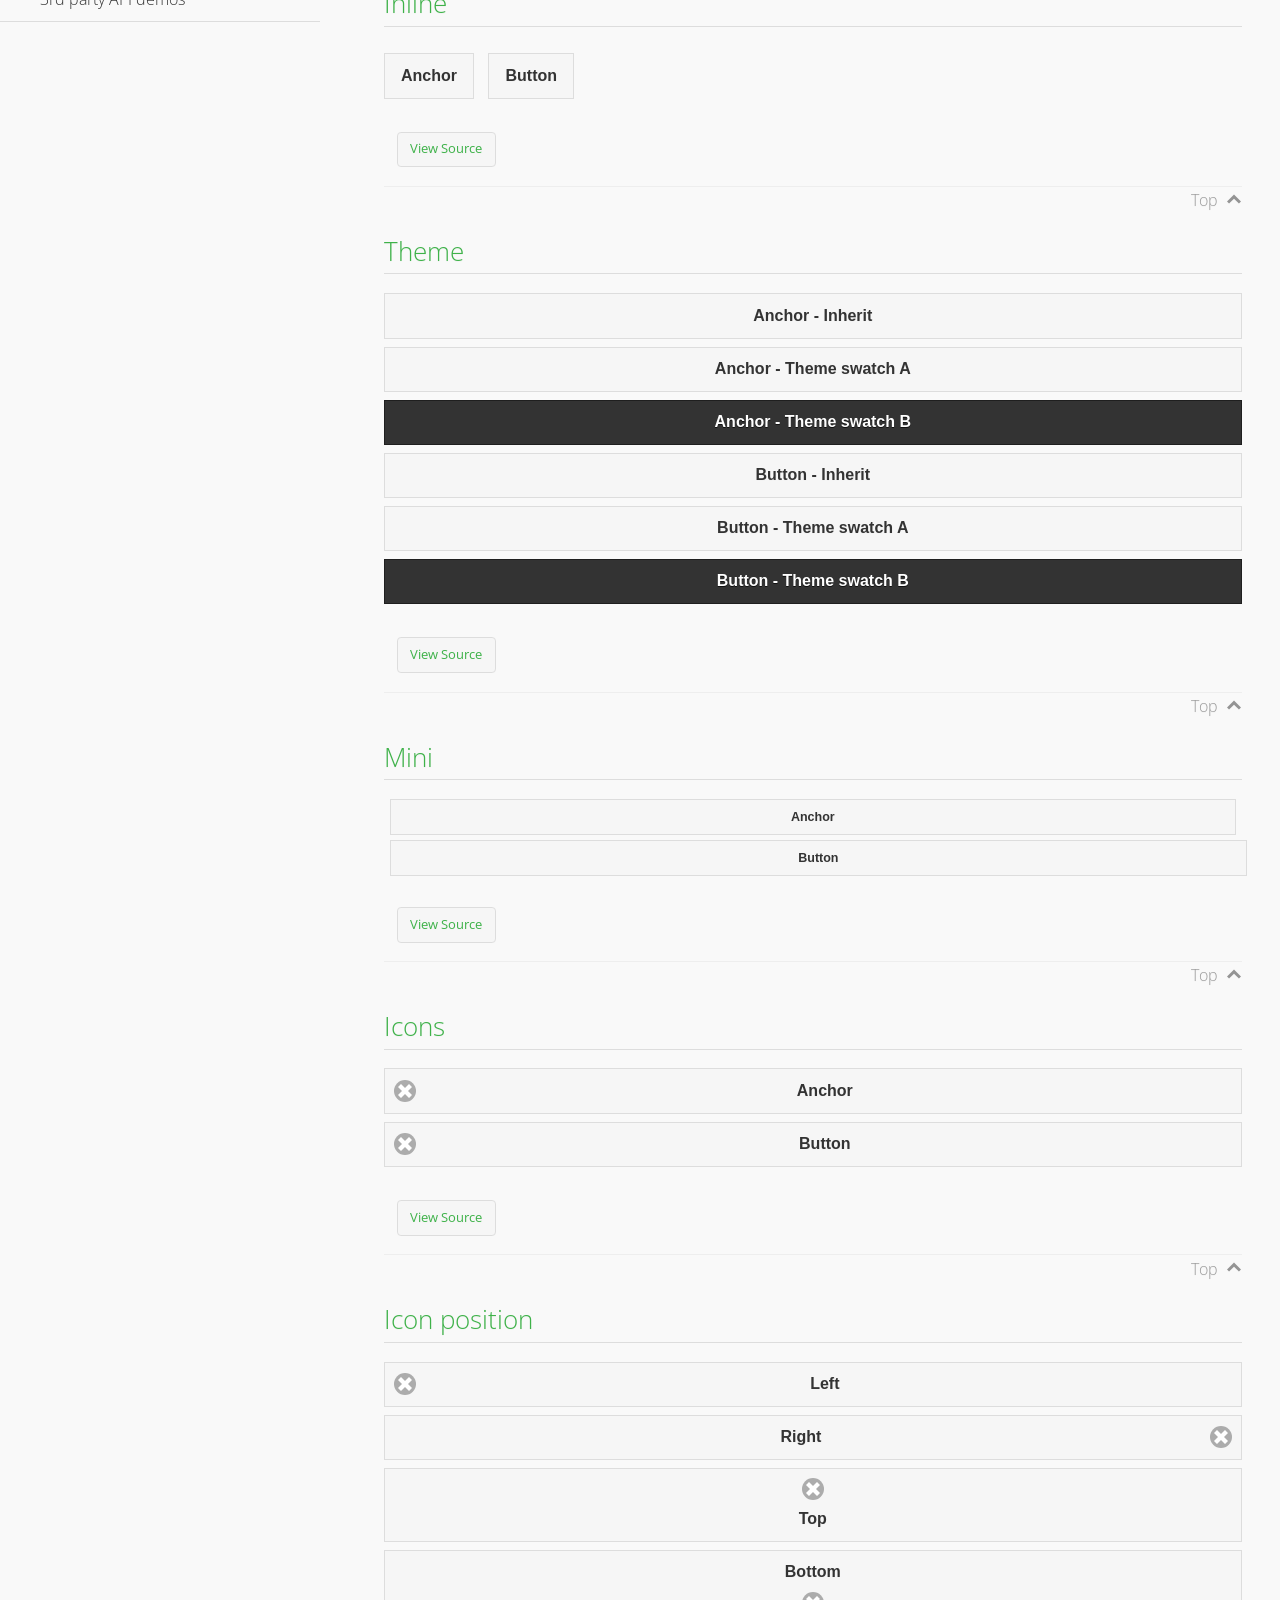
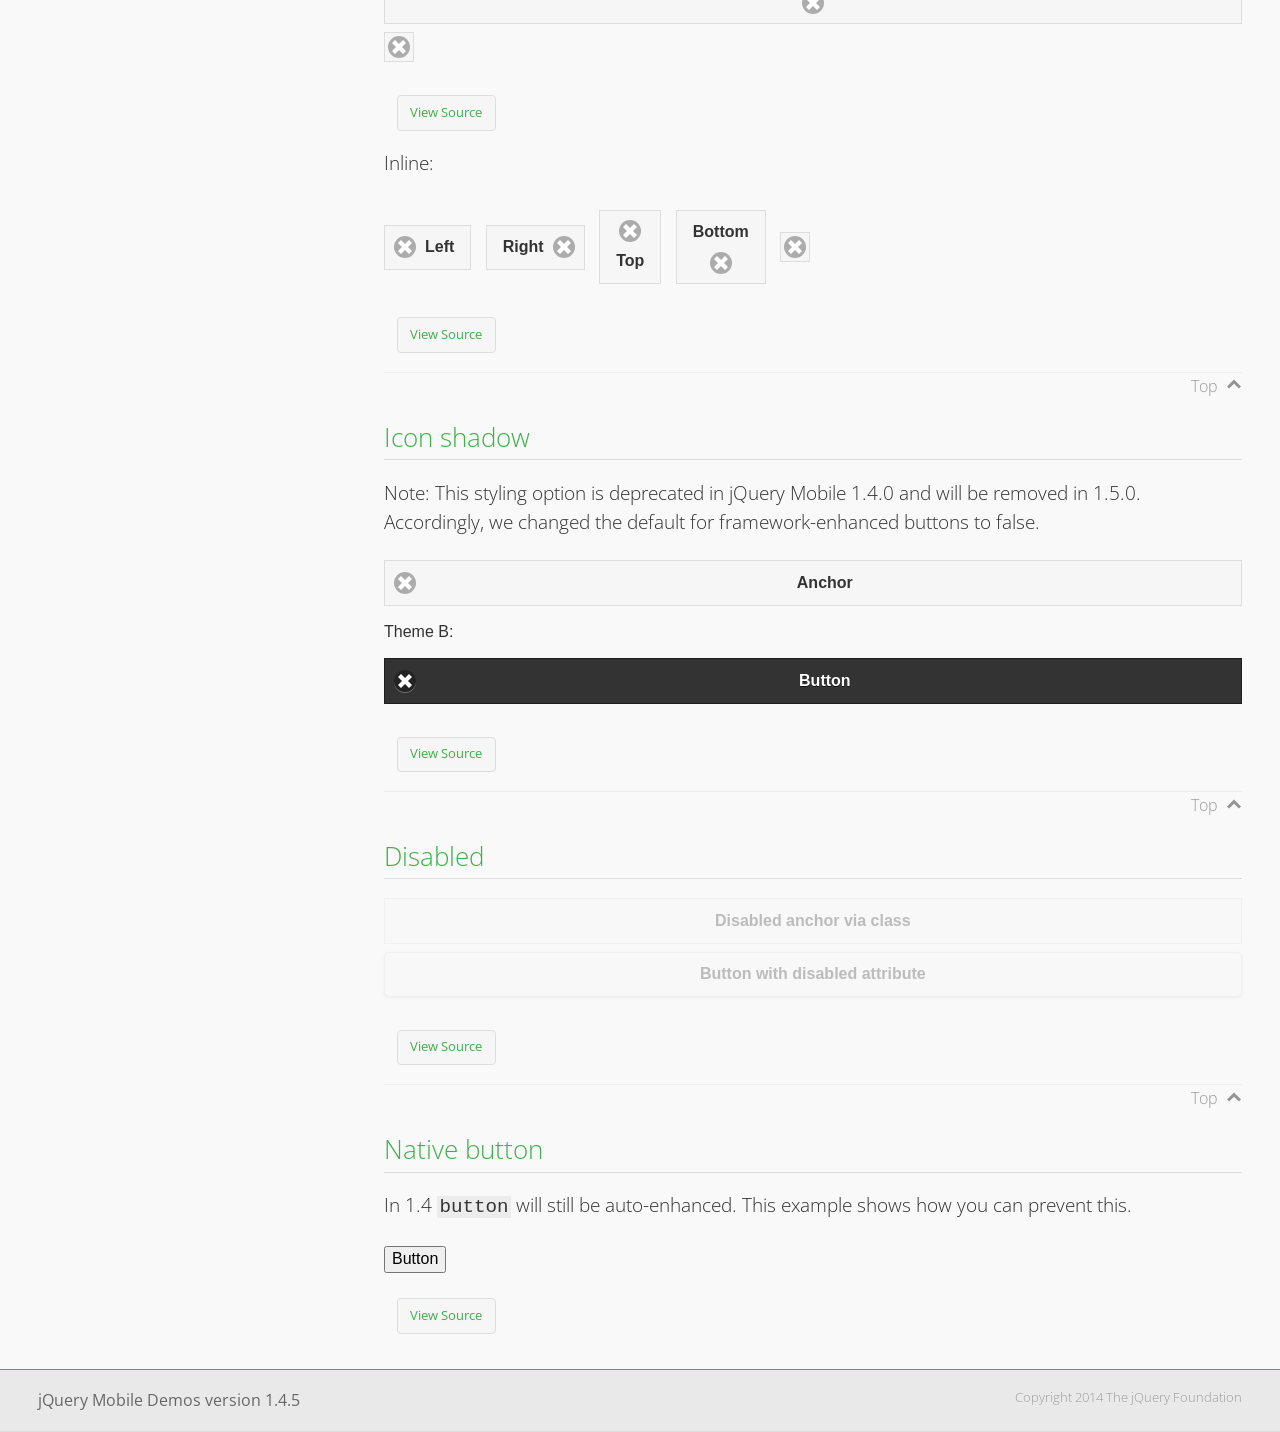
<file: jquery.mobile/demos/button-markup/index.html>
<!DOCTYPE html>
<html>
<head>
	<meta charset="utf-8">
	<meta name="viewport" content="width=device-width, initial-scale=1">
	<title>Button markup - jQuery Mobile Demos</title>
	<link rel="shortcut icon" href="../favicon.ico">
    <link rel="stylesheet" href="http://fonts.googleapis.com/css?family=Open+Sans:300,400,700">
	<link rel="stylesheet" href="../css/themes/default/jquery.mobile-1.4.5.min.css">
	<link rel="stylesheet" href="../_assets/css/jqm-demos.css">
	<script src="../js/jquery.js"></script>
	<script src="../_assets/js/index.js"></script>
	<script src="../js/jquery.mobile-1.4.5.min.js"></script>
	<style>
		#custom-border-radius .ui-btn-icon-notext.ui-corner-all {
			-webkit-border-radius: .3125em;
			border-radius: .3125em;
		}
	</style>
</head>
<body>
<div data-role="page" class="jqm-demos" data-quicklinks="true">

	<div data-role="header" class="jqm-header">
		<h2><a href="../" title="jQuery Mobile Demos home"><img src="../_assets/img/jquery-logo.png" alt="jQuery Mobile"></a></h2>
		<p><span class="jqm-version"></span> Demos</p>
		<a href="#" class="jqm-navmenu-link ui-btn ui-btn-icon-notext ui-corner-all ui-icon-bars ui-nodisc-icon ui-alt-icon ui-btn-left">Menu</a>
		<a href="#" class="jqm-search-link ui-btn ui-btn-icon-notext ui-corner-all ui-icon-search ui-nodisc-icon ui-alt-icon ui-btn-right">Search</a>
	</div><!-- /header -->

	<div role="main" class="ui-content jqm-content">

		<h1>Button markup</h1>

		<p>Add classes to style <code>a</code> and <code>button</code> elements. <code>input</code> buttons are enhanced by the button widget. See <a href="../button/" data-ajax="false">this page</a> for examples.</p>

		<p>Note that in 1.4 <code>data-</code> attributes will still work. The deprecated <code>buttonMarkup</code> method will add the applicable classes to <code>a</code> (with <code>data-role="button"</code>) and <code>button</code> elements. This method also adds the <code>role="button"</code> attribute to anchor elements.</p>

		<h2>Basic markup</h2>

		<div data-demo-html="true">
			<a href="#" class="ui-btn">Anchor</a>
			<button class="ui-btn">Button</button>
		</div><!--/demo-html -->

		<h2>Corners</h2>

		<div data-demo-html="true">
			<a href="#" class="ui-btn ui-corner-all">Anchor</a>
			<button class="ui-btn ui-corner-all">Button</button>
		</div><!--/demo-html -->

		<p>Icon-only buttons are round by default. Here we show how you can set the same border-radius as other buttons.</p>

		<div data-demo-html="true" data-demo-css="true">
			<a href="#" class="ui-btn ui-icon-delete ui-btn-icon-notext ui-corner-all">No text</a>
			<div id="custom-border-radius">
				<a href="#" class="ui-btn ui-icon-delete ui-btn-icon-notext ui-corner-all">No text</a>
			</div>
		</div><!--/demo-html -->

		<h2>Shadow</h2>

		<div data-demo-html="true">
			<a href="#" class="ui-btn ui-shadow">Anchor</a>
			<button class="ui-btn ui-shadow">Button</button>
		</div><!--/demo-html -->

		<h2>Inline</h2>

		<div data-demo-html="true">
			<a href="#" class="ui-btn ui-btn-inline">Anchor</a>
			<button class="ui-btn ui-btn-inline">Button</button>
		</div><!--/demo-html -->

		<h2>Theme</h2>

		<div data-demo-html="true">
			<a href="#" class="ui-btn">Anchor - Inherit</a>
			<a href="#" class="ui-btn ui-btn-a">Anchor - Theme swatch A</a>
			<a href="#" class="ui-btn ui-btn-b">Anchor - Theme swatch B</a>
			<button class="ui-btn">Button - Inherit</button>
			<button class="ui-btn ui-btn-a">Button - Theme swatch A</button>
			<button class="ui-btn ui-btn-b">Button - Theme swatch B</button>
		</div><!--/demo-html -->

		<h2>Mini</h2>

		<div data-demo-html="true">
			<a href="#" class="ui-btn ui-mini">Anchor</a>
			<button class="ui-btn ui-mini">Button</button>
		</div><!--/demo-html -->

		<h2>Icons</h2>

		<div data-demo-html="true">
			<a href="#" class="ui-btn ui-icon-delete ui-btn-icon-left">Anchor</a>
			<button class="ui-btn ui-icon-delete ui-btn-icon-left">Button</button>
		</div><!--/demo-html -->

		<h2>Icon position</h2>

		<div data-demo-html="true">
			<a href="#" class="ui-btn ui-icon-delete ui-btn-icon-left">Left</a>
			<a href="#" class="ui-btn ui-icon-delete ui-btn-icon-right">Right</a>
			<a href="#" class="ui-btn ui-icon-delete ui-btn-icon-top">Top</a>
			<a href="#" class="ui-btn ui-icon-delete ui-btn-icon-bottom">Bottom</a>
			<a href="#" class="ui-btn ui-icon-delete ui-btn-icon-notext">Icon only</a>
		</div><!--/demo-html -->

		<p>Inline:</p>

		<div data-demo-html="true">
			<a href="#" class="ui-btn ui-btn-inline ui-icon-delete ui-btn-icon-left">Left</a>
			<a href="#" class="ui-btn ui-btn-inline ui-icon-delete ui-btn-icon-right">Right</a>
			<a href="#" class="ui-btn ui-btn-inline ui-icon-delete ui-btn-icon-top">Top</a>
			<a href="#" class="ui-btn ui-btn-inline ui-icon-delete ui-btn-icon-bottom">Bottom</a>
			<a href="#" class="ui-btn ui-btn-inline ui-icon-delete ui-btn-icon-notext">Icon only</a>
		</div><!--/demo-html -->

		<h2>Icon shadow</h2>
		<p>Note: This styling option is deprecated in jQuery Mobile 1.4.0 and will be removed in 1.5.0. Accordingly, we changed the default for framework-enhanced buttons to false.</p>

		<div data-demo-html="true">
			<a href="#" class="ui-btn ui-icon-delete ui-btn-icon-left ui-shadow-icon">Anchor</a>
			<p>Theme B:</p>
			<button class="ui-btn ui-icon-delete ui-btn-icon-left ui-shadow-icon ui-btn-b">Button</button>
		</div><!--/demo-html -->

		<h2>Disabled</h2>

		<div data-demo-html="true">
			<a href="#" class="ui-btn ui-state-disabled">Disabled anchor via class</a>
			<button disabled>Button with disabled attribute</button>
		</div><!--/demo-html -->

		<h2>Native button</h2>
		<!-- TODO: Remove this demo in 1.5 -->
		<p>In 1.4 <code>button</code> will still be auto-enhanced. This example shows how you can prevent this.</p>

		<div data-demo-html="true">
			<button data-role="none">Button</button>
		</div><!--/demo-html -->

	</div><!-- /content -->
	    <div data-role="panel" class="jqm-navmenu-panel" data-position="left" data-display="overlay" data-theme="a">
	    	<ul class="jqm-list ui-alt-icon ui-nodisc-icon">
<li data-filtertext="demos homepage" data-icon="home"><a href=".././">Home</a></li>
<li data-filtertext="introduction overview getting started"><a href="../intro/" data-ajax="false">Introduction</a></li>
<li data-filtertext="buttons button markup buttonmarkup method anchor link button element"><a href="../button-markup/" data-ajax="false">Buttons</a></li>
<li data-filtertext="form button widget input button submit reset"><a href="../button/" data-ajax="false">Button widget</a></li>
<li data-role="collapsible" data-enhanced="true" data-collapsed-icon="carat-d" data-expanded-icon="carat-u" data-iconpos="right" data-inset="false" class="ui-collapsible ui-collapsible-themed-content ui-collapsible-collapsed">
	<h3 class="ui-collapsible-heading ui-collapsible-heading-collapsed">
		<a href="#" class="ui-collapsible-heading-toggle ui-btn ui-btn-icon-right ui-btn-inherit ui-icon-carat-d">
		    Checkboxradio widget<span class="ui-collapsible-heading-status"> click to expand contents</span>
		</a>
	</h3>
	<div class="ui-collapsible-content ui-body-inherit ui-collapsible-content-collapsed" aria-hidden="true">
		<ul>
			<li data-filtertext="form checkboxradio widget checkbox input checkboxes controlgroups"><a href="../checkboxradio-checkbox/" data-ajax="false">Checkboxes</a></li>
			<li data-filtertext="form checkboxradio widget radio input radio buttons controlgroups"><a href="../checkboxradio-radio/" data-ajax="false">Radio buttons</a></li>
		</ul>
	</div>
</li>
<li data-role="collapsible" data-enhanced="true" data-collapsed-icon="carat-d" data-expanded-icon="carat-u" data-iconpos="right" data-inset="false" class="ui-collapsible ui-collapsible-themed-content ui-collapsible-collapsed">
	<h3 class="ui-collapsible-heading ui-collapsible-heading-collapsed">
		<a href="#" class="ui-collapsible-heading-toggle ui-btn ui-btn-icon-right ui-btn-inherit ui-icon-carat-d">
			Collapsible (set) widget<span class="ui-collapsible-heading-status"> click to expand contents</span>
		</a>
	</h3>
	<div class="ui-collapsible-content ui-body-inherit ui-collapsible-content-collapsed" aria-hidden="true">
		<ul>
			<li data-filtertext="collapsibles content formatting"><a href="../collapsible/" data-ajax="false">Collapsible</a></li>
			<li data-filtertext="dynamic collapsible set accordion append expand"><a href="../collapsible-dynamic/" data-ajax="false">Dynamic collapsibles</a></li>
			<li data-filtertext="accordions collapsible set widget content formatting grouped collapsibles"><a href="../collapsibleset/" data-ajax="false">Collapsible set</a></li>
		</ul>
	</div>
</li>
<li data-role="collapsible" data-enhanced="true" data-collapsed-icon="carat-d" data-expanded-icon="carat-u" data-iconpos="right" data-inset="false" class="ui-collapsible ui-collapsible-themed-content ui-collapsible-collapsed">
	<h3 class="ui-collapsible-heading ui-collapsible-heading-collapsed">
		<a href="#" class="ui-collapsible-heading-toggle ui-btn ui-btn-icon-right ui-btn-inherit ui-icon-carat-d">
			Controlgroup widget<span class="ui-collapsible-heading-status"> click to expand contents</span>
		</a>
	</h3>
	<div class="ui-collapsible-content ui-body-inherit ui-collapsible-content-collapsed" aria-hidden="true">
		<ul>
			<li data-filtertext="controlgroups selectmenu checkboxradio input grouped buttons horizontal vertical"><a href="../controlgroup/" data-ajax="false">Controlgroup</a></li>
			<li data-filtertext="dynamic controlgroup dynamically add buttons"><a href="../controlgroup-dynamic/" data-ajax="false">Dynamic controlgroups</a></li>
		</ul>
	</div>
</li>
<li data-filtertext="form datepicker widget date input"><a href="../datepicker/" data-ajax="false">Datepicker</a></li>
<li data-role="collapsible" data-enhanced="true" data-collapsed-icon="carat-d" data-expanded-icon="carat-u" data-iconpos="right" data-inset="false" class="ui-collapsible ui-collapsible-themed-content ui-collapsible-collapsed">
	<h3 class="ui-collapsible-heading ui-collapsible-heading-collapsed">
		<a href="#" class="ui-collapsible-heading-toggle ui-btn ui-btn-icon-right ui-btn-inherit ui-icon-carat-d">
			Events<span class="ui-collapsible-heading-status"> click to expand contents</span>
		</a>
	</h3>
	<div class="ui-collapsible-content ui-body-inherit ui-collapsible-content-collapsed" aria-hidden="true">
		<ul>
			<li data-filtertext="swipe to delete list items listviews swipe events"><a href="../swipe-list/" data-ajax="false">Swipe list items</a></li>
			<li data-filtertext="swipe to navigate swipe page navigation swipe events"><a href="../swipe-page/" data-ajax="false">Swipe page navigation</a></li>
		</ul>
	</div>
</li>
<li data-filtertext="filterable filter elements sorting searching listview table"><a href="../filterable/" data-ajax="false">Filterable widget</a></li>
<li data-filtertext="form flipswitch widget flip toggle switch binary select checkbox input"><a href="../flipswitch/" data-ajax="false">Flipswitch widget</a></li>
<li data-role="collapsible" data-enhanced="true" data-collapsed-icon="carat-d" data-expanded-icon="carat-u" data-iconpos="right" data-inset="false" class="ui-collapsible ui-collapsible-themed-content ui-collapsible-collapsed">
	<h3 class="ui-collapsible-heading ui-collapsible-heading-collapsed">
		<a href="#" class="ui-collapsible-heading-toggle ui-btn ui-btn-icon-right ui-btn-inherit ui-icon-carat-d">
			Forms<span class="ui-collapsible-heading-status"> click to expand contents</span>
		</a>
	</h3>
	<div class="ui-collapsible-content ui-body-inherit ui-collapsible-content-collapsed" aria-hidden="true">
		<ul>
			<li data-filtertext="forms text checkbox radio range button submit reset inputs selects textarea slider flipswitch label form elements"><a href="../forms/" data-ajax="false">Forms</a></li>
			<li data-filtertext="form hide labels hidden accessible ui-hidden-accessible forms"><a href="../forms-label-hidden-accessible/" data-ajax="false">Hide labels</a></li>
			<li data-filtertext="form field containers fieldcontain ui-field-contain forms"><a href="../forms-field-contain/" data-ajax="false">Field containers</a></li>
			<li data-filtertext="forms disabled form elements"><a href="../forms-disabled/" data-ajax="false">Forms disabled</a></li>
			<li data-filtertext="forms gallery examples overview forms text checkbox radio range button submit reset inputs selects textarea slider flipswitch label form elements"><a href="../forms-gallery/" data-ajax="false">Forms gallery</a></li>
		</ul>
	</div>
</li>
<li data-role="collapsible" data-enhanced="true" data-collapsed-icon="carat-d" data-expanded-icon="carat-u" data-iconpos="right" data-inset="false" class="ui-collapsible ui-collapsible-themed-content ui-collapsible-collapsed">
	<h3 class="ui-collapsible-heading ui-collapsible-heading-collapsed">
		<a href="#" class="ui-collapsible-heading-toggle ui-btn ui-btn-icon-right ui-btn-inherit ui-icon-carat-d">
			Grids<span class="ui-collapsible-heading-status"> click to expand contents</span>
		</a>
	</h3>
	<div class="ui-collapsible-content ui-body-inherit ui-collapsible-content-collapsed" aria-hidden="true">
		<ul>
			<li data-filtertext="grids columns blocks content formatting rwd responsive css framework"><a href="../grids/" data-ajax="false">Grids</a></li>
			<li data-filtertext="buttons in grids css framework"><a href="../grids-buttons/" data-ajax="false">Buttons in grids</a></li>
			<li data-filtertext="custom responsive grids rwd css framework"><a href="../grids-custom-responsive/" data-ajax="false">Custom responsive grids</a></li>
		</ul>
	</div>
</li>
<li data-filtertext="blocks content formatting sections heading"><a href="../body-bar-classes/" data-ajax="false">Grouping and dividing content</a></li>
<li data-role="collapsible" data-enhanced="true" data-collapsed-icon="carat-d" data-expanded-icon="carat-u" data-iconpos="right" data-inset="false" class="ui-collapsible ui-collapsible-themed-content ui-collapsible-collapsed">
	<h3 class="ui-collapsible-heading ui-collapsible-heading-collapsed">
		<a href="#" class="ui-collapsible-heading-toggle ui-btn ui-btn-icon-right ui-btn-inherit ui-icon-carat-d">
			Icons<span class="ui-collapsible-heading-status"> click to expand contents</span>
		</a>
	</h3>
	<div class="ui-collapsible-content ui-body-inherit ui-collapsible-content-collapsed" aria-hidden="true">
		<ul>
			<li data-filtertext="button icons svg disc alt custom icon position"><a href="../icons/" data-ajax="false">Icons</a></li>
			<li data-filtertext=""><a href="../icons-grunticon/" data-ajax="false">Grunticon loader</a></li>
		</ul>
	</div>
</li>
<li data-role="collapsible" data-enhanced="true" data-collapsed-icon="carat-d" data-expanded-icon="carat-u" data-iconpos="right" data-inset="false" class="ui-collapsible ui-collapsible-themed-content ui-collapsible-collapsed">
	<h3 class="ui-collapsible-heading ui-collapsible-heading-collapsed">
		<a href="#" class="ui-collapsible-heading-toggle ui-btn ui-btn-icon-right ui-btn-inherit ui-icon-carat-d">
			Listview widget<span class="ui-collapsible-heading-status"> click to expand contents</span>
		</a>
	</h3>
	<div class="ui-collapsible-content ui-body-inherit ui-collapsible-content-collapsed" aria-hidden="true">
		<ul>
			<li data-filtertext="listview widget thumbnails icons nested split button collapsible ul ol"><a href="../listview/" data-ajax="false">Listview</a></li>
			<li data-filtertext="autocomplete filterable reveal listview filtertextbeforefilter placeholder"><a href="../listview-autocomplete/" data-ajax="false">Listview autocomplete</a></li>
			<li data-filtertext="autocomplete filterable reveal listview remote data filtertextbeforefilter placeholder"><a href="../listview-autocomplete-remote/" data-ajax="false">Listview autocomplete remote data</a></li>
			<li data-filtertext="autodividers anchor jump scroll linkbars listview lists ul ol"><a href="../listview-autodividers-linkbar/" data-ajax="false">Listview autodividers linkbar</a></li>
			<li data-filtertext="listview autodividers selector autodividersselector lists ul ol"><a href="../listview-autodividers-selector/" data-ajax="false">Listview autodividers selector</a></li>
			<li data-filtertext="listview nested list items"><a href="../listview-nested-lists/" data-ajax="false">Nested Listviews</a></li>
			<li data-filtertext="listview collapsible list items flat"><a href="../listview-collapsible-item-flat/" data-ajax="false">Listview collapsible list items (flat)</a></li>
			<li data-filtertext="listview collapsible list indented"><a href="../listview-collapsible-item-indented/" data-ajax="false">Listview collapsible list items (indented)</a></li>
			<li data-filtertext="grid listview responsive grids responsive listviews lists ul"><a href="../listview-grid/" data-ajax="false">Listview responsive grid</a></li>
		</ul>
	</div>
</li>
<li data-filtertext="loader widget page loading navigation overlay spinner"><a href="../loader/" data-ajax="false">Loader widget</a></li>
<li data-filtertext="navbar widget navmenu toolbars header footer"><a href="../navbar/" data-ajax="false">Navbar widget</a></li>
<li data-role="collapsible" data-enhanced="true" data-collapsed-icon="carat-d" data-expanded-icon="carat-u" data-iconpos="right" data-inset="false" class="ui-collapsible ui-collapsible-themed-content ui-collapsible-collapsed">
	<h3 class="ui-collapsible-heading ui-collapsible-heading-collapsed">
		<a href="#" class="ui-collapsible-heading-toggle ui-btn ui-btn-icon-right ui-btn-inherit ui-icon-carat-d">
			Navigation<span class="ui-collapsible-heading-status"> click to expand contents</span>
		</a>
	</h3>
	<div class="ui-collapsible-content ui-body-inherit ui-collapsible-content-collapsed" aria-hidden="true">
		<ul>
			<li data-filtertext="ajax navigation navigate widget history event method"><a href="../navigation/" data-ajax="false">Navigation</a></li>
			<li data-filtertext="linking pages page links navigation ajax prefetch cache"><a href="../navigation-linking-pages/" data-ajax="false">Linking pages</a></li>
			<!-- <li data-filtertext="php redirect server redirection server-side navigation"><a href="../navigation-php-redirect/" data-ajax="false">PHP redirect demo</a></li>-->
			<li data-filtertext="navigation redirection hash query"><a href="../navigation-hash-processing/" data-ajax="false">Hash processing demo</a></li>
			<li data-filtertext="navigation redirection hash query"><a href="../page-events/" data-ajax="false">Page Navigation Events</a></li>
		</ul>
	</div>
</li>
<li data-role="collapsible" data-enhanced="true" data-collapsed-icon="carat-d" data-expanded-icon="carat-u" data-iconpos="right" data-inset="false" class="ui-collapsible ui-collapsible-themed-content ui-collapsible-collapsed">
	<h3 class="ui-collapsible-heading ui-collapsible-heading-collapsed">
		<a href="#" class="ui-collapsible-heading-toggle ui-btn ui-btn-icon-right ui-btn-inherit ui-icon-carat-d">
			Pages<span class="ui-collapsible-heading-status"> click to expand contents</span>
		</a>
	</h3>
	<div class="ui-collapsible-content ui-body-inherit ui-collapsible-content-collapsed" aria-hidden="true">
		<ul>
			<li data-filtertext="pages page widget ajax navigation"><a href="../pages/" data-ajax="false">Pages</a></li>
			<li data-filtertext="single page"><a href="../pages-single-page/" data-ajax="false">Single page</a></li>
			<li data-filtertext="multipage multi-page page"><a href="../pages-multi-page/" data-ajax="false">Multi-page template</a></li>
			<li data-filtertext="dialog page widget modal popup"><a href="../pages-dialog/" data-ajax="false">Dialog page</a></li>
		</ul>
	</div>
</li>
<li data-role="collapsible" data-enhanced="true" data-collapsed-icon="carat-d" data-expanded-icon="carat-u" data-iconpos="right" data-inset="false" class="ui-collapsible ui-collapsible-themed-content ui-collapsible-collapsed">
	<h3 class="ui-collapsible-heading ui-collapsible-heading-collapsed">
		<a href="#" class="ui-collapsible-heading-toggle ui-btn ui-btn-icon-right ui-btn-inherit ui-icon-carat-d">
			Panel widget<span class="ui-collapsible-heading-status"> click to expand contents</span>
		</a>
	</h3>
	<div class="ui-collapsible-content ui-body-inherit ui-collapsible-content-collapsed" aria-hidden="true">
		<ul>
			<li data-filtertext="panel widget sliding panels reveal push overlay responsive"><a href="../panel/" data-ajax="false">Panel</a></li>
			<li data-filtertext=""><a href="../panel-external/" data-ajax="false">External panels</a></li>
			<li data-filtertext="panel "><a href="../panel-fixed/" data-ajax="false">Fixed panels</a></li>
			<li data-filtertext="panel slide panels sliding panels shadow rwd responsive breakpoint"><a href="../panel-responsive/" data-ajax="false">Panels responsive</a></li>
			<li data-filtertext="panel custom style custom panel width reveal shadow listview panel styling page background wrapper"><a href="../panel-styling/" data-ajax="false">Custom panel style</a></li>
			<li data-filtertext="panel open on swipe"><a href="../panel-swipe-open/" data-ajax="false">Panel open on swipe</a></li>
			<li data-filtertext="panels outside page internal external toolbars"><a href="../panel-external-internal/" data-ajax="false">Panel external and internal</a></li>
		</ul>
	</div>
</li>
<li data-role="collapsible" data-enhanced="true" data-collapsed-icon="carat-d" data-expanded-icon="carat-u" data-iconpos="right" data-inset="false" class="ui-collapsible ui-collapsible-themed-content ui-collapsible-collapsed">
	<h3 class="ui-collapsible-heading ui-collapsible-heading-collapsed">
		<a href="#" class="ui-collapsible-heading-toggle ui-btn ui-btn-icon-right ui-btn-inherit ui-icon-carat-d">
			Popup widget<span class="ui-collapsible-heading-status"> click to expand contents</span>
		</a>
	</h3>
	<div class="ui-collapsible-content ui-body-inherit ui-collapsible-content-collapsed" aria-hidden="true">
		<ul>
			<li data-filtertext="popup widget popups dialog modal transition tooltip lightbox form overlay screen flip pop fade transition"><a href="../popup/" data-ajax="false">Popup</a></li>
			<li data-filtertext="popup alignment position"><a href="../popup-alignment/" data-ajax="false">Popup alignment</a></li>
			<li data-filtertext="popup arrow size popups popover"><a href="../popup-arrow-size/" data-ajax="false">Popup arrow size</a></li>
			<li data-filtertext="dynamic popups popup images lightbox"><a href="../popup-dynamic/" data-ajax="false">Dynamic popups</a></li>
			<li data-filtertext="popups with iframes scaling"><a href="../popup-iframe/" data-ajax="false">Popups with iframes</a></li>
			<li data-filtertext="popup image scaling"><a href="../popup-image-scaling/" data-ajax="false">Popup image scaling</a></li>
			<li data-filtertext="external popup outside multi-page"><a href="../popup-outside-multipage/" data-ajax="false">Popup outside multi-page</a></li>
		</ul>
	</div>
</li>
<li data-filtertext="form rangeslider widget dual sliders dual handle sliders range input"><a href="../rangeslider/" data-ajax="false">Rangeslider widget</a></li>
<li data-filtertext="responsive web design rwd adaptive progressive enhancement PE accessible mobile breakpoints media query media queries"><a href="../rwd/" data-ajax="false">Responsive Web Design</a></li>
<li data-role="collapsible" data-enhanced="true" data-collapsed-icon="carat-d" data-expanded-icon="carat-u" data-iconpos="right" data-inset="false" class="ui-collapsible ui-collapsible-themed-content ui-collapsible-collapsed">
	<h3 class="ui-collapsible-heading ui-collapsible-heading-collapsed">
		<a href="#" class="ui-collapsible-heading-toggle ui-btn ui-btn-icon-right ui-btn-inherit ui-icon-carat-d">
			Selectmenu widget<span class="ui-collapsible-heading-status"> click to expand contents</span>
		</a>
	</h3>
	<div class="ui-collapsible-content ui-body-inherit ui-collapsible-content-collapsed" aria-hidden="true">
		<ul>
			<li data-filtertext="form selectmenu widget select input custom select menu selects"><a href="../selectmenu/" data-ajax="false">Selectmenu</a></li>
			<li data-filtertext="form custom select menu selectmenu widget custom menu option optgroup multiple selects"><a href="../selectmenu-custom/" data-ajax="false">Custom select menu</a></li>
			<li data-filtertext="filterable select filter popup dialog"><a href="../selectmenu-custom-filter/" data-ajax="false">Custom select menu with filter</a></li>
		</ul>
	</div>
</li>
<li data-role="collapsible" data-enhanced="true" data-collapsed-icon="carat-d" data-expanded-icon="carat-u" data-iconpos="right" data-inset="false" class="ui-collapsible ui-collapsible-themed-content ui-collapsible-collapsed">
	<h3 class="ui-collapsible-heading ui-collapsible-heading-collapsed">
		<a href="#" class="ui-collapsible-heading-toggle ui-btn ui-btn-icon-right ui-btn-inherit ui-icon-carat-d">
			Slider widget<span class="ui-collapsible-heading-status"> click to expand contents</span>
		</a>
	</h3>
	<div class="ui-collapsible-content ui-body-inherit ui-collapsible-content-collapsed" aria-hidden="true">
		<ul>
			<li data-filtertext="form slider widget range input single sliders"><a href="../slider/" data-ajax="false">Slider</a></li>
			<li data-filtertext="form slider widget flipswitch slider binary select flip toggle switch"><a href="../slider-flipswitch/" data-ajax="false">Slider flip toggle switch</a></li>
			<li data-filtertext="form slider tooltip handle value input range sliders"><a href="../slider-tooltip/" data-ajax="false">Slider tooltip</a></li>
		</ul>
	</div>
</li>
<li data-role="collapsible" data-enhanced="true" data-collapsed-icon="carat-d" data-expanded-icon="carat-u" data-iconpos="right" data-inset="false" class="ui-collapsible ui-collapsible-themed-content ui-collapsible-collapsed">
	<h3 class="ui-collapsible-heading ui-collapsible-heading-collapsed">
		<a href="#" class="ui-collapsible-heading-toggle ui-btn ui-btn-icon-right ui-btn-inherit ui-icon-carat-d">
			Table widget<span class="ui-collapsible-heading-status"> click to expand contents</span>
		</a>
	</h3>
	<div class="ui-collapsible-content ui-body-inherit ui-collapsible-content-collapsed" aria-hidden="true">
		<ul>
			<li data-filtertext="table widget reflow column toggle th td responsive tables rwd hide show tabular"><a href="../table-column-toggle/" data-ajax="false">Table Column Toggle</a></li>
			<li data-filtertext="table column toggle phone comparison demo"><a href="../table-column-toggle-example/" data-ajax="false">Table Column Toggle demo</a></li>
			<li data-filtertext="responsive tables table column toggle heading groups rwd breakpoint"><a href="../table-column-toggle-heading-groups/" data-ajax="false">Table Column Toggle heading groups</a></li>
			<li data-filtertext="responsive tables table column toggle hide rwd breakpoint customization options"><a href="../table-column-toggle-options/" data-ajax="false">Table Column Toggle options</a></li>
			<li data-filtertext="table reflow th td responsive rwd columns tabular"><a href="../table-reflow/" data-ajax="false">Table Reflow</a></li>
			<li data-filtertext="responsive tables table reflow heading groups rwd breakpoint"><a href="../table-reflow-heading-groups/" data-ajax="false">Table Reflow heading groups</a></li>
			<li data-filtertext="responsive tables table reflow stripes strokes table style"><a href="../table-reflow-stripes-strokes/" data-ajax="false">Table Reflow stripes and strokes</a></li>
			<li data-filtertext="responsive tables table reflow stack custom styles"><a href="../table-reflow-styling/" data-ajax="false">Table Reflow custom styles</a></li>
		</ul>
	</div>
</li>
<li data-filtertext="ui tabs widget"><a href="../tabs/" data-ajax="false">Tabs widget</a></li>
<li data-filtertext="form textinput widget text input textarea number date time tel email file color password"><a href="../textinput/" data-ajax="false">Textinput widget</a></li>
<li data-role="collapsible" data-enhanced="true" data-collapsed-icon="carat-d" data-expanded-icon="carat-u" data-iconpos="right" data-inset="false" class="ui-collapsible ui-collapsible-themed-content ui-collapsible-collapsed">
	<h3 class="ui-collapsible-heading ui-collapsible-heading-collapsed">
		<a href="#" class="ui-collapsible-heading-toggle ui-btn ui-btn-icon-right ui-btn-inherit ui-icon-carat-d">
			Theming<span class="ui-collapsible-heading-status"> click to expand contents</span>
		</a>
	</h3>
	<div class="ui-collapsible-content ui-body-inherit ui-collapsible-content-collapsed" aria-hidden="true">
		<ul>
			<li data-filtertext="default theme swatches theming style css"><a href="../theme-default/" data-ajax="false">Default theme</a></li>
			<li data-filtertext="classic theme old theme swatches theming style css"><a href="../theme-classic/" data-ajax="false">Classic theme</a></li>
		</ul>
	</div>
</li>
<li data-role="collapsible" data-enhanced="true" data-collapsed-icon="carat-d" data-expanded-icon="carat-u" data-iconpos="right" data-inset="false" class="ui-collapsible ui-collapsible-themed-content ui-collapsible-collapsed">
	<h3 class="ui-collapsible-heading ui-collapsible-heading-collapsed">
		<a href="#" class="ui-collapsible-heading-toggle ui-btn ui-btn-icon-right ui-btn-inherit ui-icon-carat-d">
			Toolbar widget<span class="ui-collapsible-heading-status"> click to expand contents</span>
		</a>
	</h3>
	<div class="ui-collapsible-content ui-body-inherit ui-collapsible-content-collapsed" aria-hidden="true">
		<ul>
			<li data-filtertext="toolbar widget header footer toolbars fixed fullscreen external sections"><a href="../toolbar/" data-ajax="false">Toolbar</a></li>
			<li data-filtertext="dynamic toolbars dynamically add toolbar header footer"><a href="../toolbar-dynamic/" data-ajax="false">Dynamic toolbars</a></li>
			<li data-filtertext="external toolbars header footer"><a href="../toolbar-external/" data-ajax="false">External toolbars</a></li>
			<li data-filtertext="fixed toolbars header footer"><a href="../toolbar-fixed/" data-ajax="false">Fixed toolbars</a></li>
			<li data-filtertext="fixed fullscreen toolbars header footer"><a href="../toolbar-fixed-fullscreen/" data-ajax="false">Fullscreen toolbars</a></li>
			<li data-filtertext="external fixed toolbars header footer"><a href="../toolbar-fixed-external/" data-ajax="false">Fixed external toolbars</a></li>
			<li data-filtertext="external persistent toolbars header footer navbar navmenu"><a href="../toolbar-fixed-persistent/" data-ajax="false">Persistent toolbars</a></li>
			<li data-filtertext="external ajax optimized toolbars persistent toolbars header footer navbar"><a href="../toolbar-fixed-persistent-optimized/" data-ajax="false">Ajax optimized toolbars</a></li>
			<li data-filtertext="form in toolbars header footer"><a href="../toolbar-fixed-forms/" data-ajax="false">Form in toolbar</a></li>
		</ul>
	</div>
</li>
<li data-filtertext="page transitions animated pages popup navigation flip slide fade pop"><a href="../transitions/" data-ajax="false">Transitions</a></li>
<li data-role="collapsible" data-enhanced="true" data-collapsed-icon="carat-d" data-expanded-icon="carat-u" data-iconpos="right" data-inset="false" class="ui-collapsible ui-collapsible-themed-content ui-collapsible-collapsed">
	<h3 class="ui-collapsible-heading ui-collapsible-heading-collapsed">
		<a href="#" class="ui-collapsible-heading-toggle ui-btn ui-btn-icon-right ui-btn-inherit ui-icon-carat-d">
			3rd party API demos<span class="ui-collapsible-heading-status"> click to expand contents</span>
		</a>
	</h3>
	<div class="ui-collapsible-content ui-body-inherit ui-collapsible-content-collapsed" aria-hidden="true">
		<ul>
			<li data-filtertext="backbone requirejs navigation router"><a href="../backbone-requirejs/" data-ajax="false">Backbone RequireJS</a></li>
			<li data-filtertext="google maps geolocation demo"><a href="../map-geolocation/" data-ajax="false">Google Maps geolocation</a></li>
			<li data-filtertext="google maps hybrid"><a href="../map-list-toggle/" data-ajax="false">Google Maps list toggle</a></li>
		</ul>
	</div>
</li>



		     </ul>
		</div><!-- /panel -->


	<div data-role="footer" data-position="fixed" data-tap-toggle="false" class="jqm-footer">
		<p>jQuery Mobile Demos version <span class="jqm-version"></span></p>
		<p>Copyright 2014 The jQuery Foundation</p>
	</div><!-- /footer -->
	<!-- TODO: This should become an external panel so we can add input to markup (unique ID) -->
    <div data-role="panel" class="jqm-search-panel" data-position="right" data-display="overlay" data-theme="a">
		<div class="jqm-search">
			<ul class="jqm-list" data-filter-placeholder="Search demos..." data-filter-reveal="true">
<li data-filtertext="demos homepage" data-icon="home"><a href=".././">Home</a></li>
<li data-filtertext="introduction overview getting started"><a href="../intro/" data-ajax="false">Introduction</a></li>
<li data-filtertext="buttons button markup buttonmarkup method anchor link button element"><a href="../button-markup/" data-ajax="false">Buttons</a></li>
<li data-filtertext="form button widget input button submit reset"><a href="../button/" data-ajax="false">Button widget</a></li>
<li data-role="collapsible" data-enhanced="true" data-collapsed-icon="carat-d" data-expanded-icon="carat-u" data-iconpos="right" data-inset="false" class="ui-collapsible ui-collapsible-themed-content ui-collapsible-collapsed">
	<h3 class="ui-collapsible-heading ui-collapsible-heading-collapsed">
		<a href="#" class="ui-collapsible-heading-toggle ui-btn ui-btn-icon-right ui-btn-inherit ui-icon-carat-d">
		    Checkboxradio widget<span class="ui-collapsible-heading-status"> click to expand contents</span>
		</a>
	</h3>
	<div class="ui-collapsible-content ui-body-inherit ui-collapsible-content-collapsed" aria-hidden="true">
		<ul>
			<li data-filtertext="form checkboxradio widget checkbox input checkboxes controlgroups"><a href="../checkboxradio-checkbox/" data-ajax="false">Checkboxes</a></li>
			<li data-filtertext="form checkboxradio widget radio input radio buttons controlgroups"><a href="../checkboxradio-radio/" data-ajax="false">Radio buttons</a></li>
		</ul>
	</div>
</li>
<li data-role="collapsible" data-enhanced="true" data-collapsed-icon="carat-d" data-expanded-icon="carat-u" data-iconpos="right" data-inset="false" class="ui-collapsible ui-collapsible-themed-content ui-collapsible-collapsed">
	<h3 class="ui-collapsible-heading ui-collapsible-heading-collapsed">
		<a href="#" class="ui-collapsible-heading-toggle ui-btn ui-btn-icon-right ui-btn-inherit ui-icon-carat-d">
			Collapsible (set) widget<span class="ui-collapsible-heading-status"> click to expand contents</span>
		</a>
	</h3>
	<div class="ui-collapsible-content ui-body-inherit ui-collapsible-content-collapsed" aria-hidden="true">
		<ul>
			<li data-filtertext="collapsibles content formatting"><a href="../collapsible/" data-ajax="false">Collapsible</a></li>
			<li data-filtertext="dynamic collapsible set accordion append expand"><a href="../collapsible-dynamic/" data-ajax="false">Dynamic collapsibles</a></li>
			<li data-filtertext="accordions collapsible set widget content formatting grouped collapsibles"><a href="../collapsibleset/" data-ajax="false">Collapsible set</a></li>
		</ul>
	</div>
</li>
<li data-role="collapsible" data-enhanced="true" data-collapsed-icon="carat-d" data-expanded-icon="carat-u" data-iconpos="right" data-inset="false" class="ui-collapsible ui-collapsible-themed-content ui-collapsible-collapsed">
	<h3 class="ui-collapsible-heading ui-collapsible-heading-collapsed">
		<a href="#" class="ui-collapsible-heading-toggle ui-btn ui-btn-icon-right ui-btn-inherit ui-icon-carat-d">
			Controlgroup widget<span class="ui-collapsible-heading-status"> click to expand contents</span>
		</a>
	</h3>
	<div class="ui-collapsible-content ui-body-inherit ui-collapsible-content-collapsed" aria-hidden="true">
		<ul>
			<li data-filtertext="controlgroups selectmenu checkboxradio input grouped buttons horizontal vertical"><a href="../controlgroup/" data-ajax="false">Controlgroup</a></li>
			<li data-filtertext="dynamic controlgroup dynamically add buttons"><a href="../controlgroup-dynamic/" data-ajax="false">Dynamic controlgroups</a></li>
		</ul>
	</div>
</li>
<li data-filtertext="form datepicker widget date input"><a href="../datepicker/" data-ajax="false">Datepicker</a></li>
<li data-role="collapsible" data-enhanced="true" data-collapsed-icon="carat-d" data-expanded-icon="carat-u" data-iconpos="right" data-inset="false" class="ui-collapsible ui-collapsible-themed-content ui-collapsible-collapsed">
	<h3 class="ui-collapsible-heading ui-collapsible-heading-collapsed">
		<a href="#" class="ui-collapsible-heading-toggle ui-btn ui-btn-icon-right ui-btn-inherit ui-icon-carat-d">
			Events<span class="ui-collapsible-heading-status"> click to expand contents</span>
		</a>
	</h3>
	<div class="ui-collapsible-content ui-body-inherit ui-collapsible-content-collapsed" aria-hidden="true">
		<ul>
			<li data-filtertext="swipe to delete list items listviews swipe events"><a href="../swipe-list/" data-ajax="false">Swipe list items</a></li>
			<li data-filtertext="swipe to navigate swipe page navigation swipe events"><a href="../swipe-page/" data-ajax="false">Swipe page navigation</a></li>
		</ul>
	</div>
</li>
<li data-filtertext="filterable filter elements sorting searching listview table"><a href="../filterable/" data-ajax="false">Filterable widget</a></li>
<li data-filtertext="form flipswitch widget flip toggle switch binary select checkbox input"><a href="../flipswitch/" data-ajax="false">Flipswitch widget</a></li>
<li data-role="collapsible" data-enhanced="true" data-collapsed-icon="carat-d" data-expanded-icon="carat-u" data-iconpos="right" data-inset="false" class="ui-collapsible ui-collapsible-themed-content ui-collapsible-collapsed">
	<h3 class="ui-collapsible-heading ui-collapsible-heading-collapsed">
		<a href="#" class="ui-collapsible-heading-toggle ui-btn ui-btn-icon-right ui-btn-inherit ui-icon-carat-d">
			Forms<span class="ui-collapsible-heading-status"> click to expand contents</span>
		</a>
	</h3>
	<div class="ui-collapsible-content ui-body-inherit ui-collapsible-content-collapsed" aria-hidden="true">
		<ul>
			<li data-filtertext="forms text checkbox radio range button submit reset inputs selects textarea slider flipswitch label form elements"><a href="../forms/" data-ajax="false">Forms</a></li>
			<li data-filtertext="form hide labels hidden accessible ui-hidden-accessible forms"><a href="../forms-label-hidden-accessible/" data-ajax="false">Hide labels</a></li>
			<li data-filtertext="form field containers fieldcontain ui-field-contain forms"><a href="../forms-field-contain/" data-ajax="false">Field containers</a></li>
			<li data-filtertext="forms disabled form elements"><a href="../forms-disabled/" data-ajax="false">Forms disabled</a></li>
			<li data-filtertext="forms gallery examples overview forms text checkbox radio range button submit reset inputs selects textarea slider flipswitch label form elements"><a href="../forms-gallery/" data-ajax="false">Forms gallery</a></li>
		</ul>
	</div>
</li>
<li data-role="collapsible" data-enhanced="true" data-collapsed-icon="carat-d" data-expanded-icon="carat-u" data-iconpos="right" data-inset="false" class="ui-collapsible ui-collapsible-themed-content ui-collapsible-collapsed">
	<h3 class="ui-collapsible-heading ui-collapsible-heading-collapsed">
		<a href="#" class="ui-collapsible-heading-toggle ui-btn ui-btn-icon-right ui-btn-inherit ui-icon-carat-d">
			Grids<span class="ui-collapsible-heading-status"> click to expand contents</span>
		</a>
	</h3>
	<div class="ui-collapsible-content ui-body-inherit ui-collapsible-content-collapsed" aria-hidden="true">
		<ul>
			<li data-filtertext="grids columns blocks content formatting rwd responsive css framework"><a href="../grids/" data-ajax="false">Grids</a></li>
			<li data-filtertext="buttons in grids css framework"><a href="../grids-buttons/" data-ajax="false">Buttons in grids</a></li>
			<li data-filtertext="custom responsive grids rwd css framework"><a href="../grids-custom-responsive/" data-ajax="false">Custom responsive grids</a></li>
		</ul>
	</div>
</li>
<li data-filtertext="blocks content formatting sections heading"><a href="../body-bar-classes/" data-ajax="false">Grouping and dividing content</a></li>
<li data-role="collapsible" data-enhanced="true" data-collapsed-icon="carat-d" data-expanded-icon="carat-u" data-iconpos="right" data-inset="false" class="ui-collapsible ui-collapsible-themed-content ui-collapsible-collapsed">
	<h3 class="ui-collapsible-heading ui-collapsible-heading-collapsed">
		<a href="#" class="ui-collapsible-heading-toggle ui-btn ui-btn-icon-right ui-btn-inherit ui-icon-carat-d">
			Icons<span class="ui-collapsible-heading-status"> click to expand contents</span>
		</a>
	</h3>
	<div class="ui-collapsible-content ui-body-inherit ui-collapsible-content-collapsed" aria-hidden="true">
		<ul>
			<li data-filtertext="button icons svg disc alt custom icon position"><a href="../icons/" data-ajax="false">Icons</a></li>
			<li data-filtertext=""><a href="../icons-grunticon/" data-ajax="false">Grunticon loader</a></li>
		</ul>
	</div>
</li>
<li data-role="collapsible" data-enhanced="true" data-collapsed-icon="carat-d" data-expanded-icon="carat-u" data-iconpos="right" data-inset="false" class="ui-collapsible ui-collapsible-themed-content ui-collapsible-collapsed">
	<h3 class="ui-collapsible-heading ui-collapsible-heading-collapsed">
		<a href="#" class="ui-collapsible-heading-toggle ui-btn ui-btn-icon-right ui-btn-inherit ui-icon-carat-d">
			Listview widget<span class="ui-collapsible-heading-status"> click to expand contents</span>
		</a>
	</h3>
	<div class="ui-collapsible-content ui-body-inherit ui-collapsible-content-collapsed" aria-hidden="true">
		<ul>
			<li data-filtertext="listview widget thumbnails icons nested split button collapsible ul ol"><a href="../listview/" data-ajax="false">Listview</a></li>
			<li data-filtertext="autocomplete filterable reveal listview filtertextbeforefilter placeholder"><a href="../listview-autocomplete/" data-ajax="false">Listview autocomplete</a></li>
			<li data-filtertext="autocomplete filterable reveal listview remote data filtertextbeforefilter placeholder"><a href="../listview-autocomplete-remote/" data-ajax="false">Listview autocomplete remote data</a></li>
			<li data-filtertext="autodividers anchor jump scroll linkbars listview lists ul ol"><a href="../listview-autodividers-linkbar/" data-ajax="false">Listview autodividers linkbar</a></li>
			<li data-filtertext="listview autodividers selector autodividersselector lists ul ol"><a href="../listview-autodividers-selector/" data-ajax="false">Listview autodividers selector</a></li>
			<li data-filtertext="listview nested list items"><a href="../listview-nested-lists/" data-ajax="false">Nested Listviews</a></li>
			<li data-filtertext="listview collapsible list items flat"><a href="../listview-collapsible-item-flat/" data-ajax="false">Listview collapsible list items (flat)</a></li>
			<li data-filtertext="listview collapsible list indented"><a href="../listview-collapsible-item-indented/" data-ajax="false">Listview collapsible list items (indented)</a></li>
			<li data-filtertext="grid listview responsive grids responsive listviews lists ul"><a href="../listview-grid/" data-ajax="false">Listview responsive grid</a></li>
		</ul>
	</div>
</li>
<li data-filtertext="loader widget page loading navigation overlay spinner"><a href="../loader/" data-ajax="false">Loader widget</a></li>
<li data-filtertext="navbar widget navmenu toolbars header footer"><a href="../navbar/" data-ajax="false">Navbar widget</a></li>
<li data-role="collapsible" data-enhanced="true" data-collapsed-icon="carat-d" data-expanded-icon="carat-u" data-iconpos="right" data-inset="false" class="ui-collapsible ui-collapsible-themed-content ui-collapsible-collapsed">
	<h3 class="ui-collapsible-heading ui-collapsible-heading-collapsed">
		<a href="#" class="ui-collapsible-heading-toggle ui-btn ui-btn-icon-right ui-btn-inherit ui-icon-carat-d">
			Navigation<span class="ui-collapsible-heading-status"> click to expand contents</span>
		</a>
	</h3>
	<div class="ui-collapsible-content ui-body-inherit ui-collapsible-content-collapsed" aria-hidden="true">
		<ul>
			<li data-filtertext="ajax navigation navigate widget history event method"><a href="../navigation/" data-ajax="false">Navigation</a></li>
			<li data-filtertext="linking pages page links navigation ajax prefetch cache"><a href="../navigation-linking-pages/" data-ajax="false">Linking pages</a></li>
			<!-- <li data-filtertext="php redirect server redirection server-side navigation"><a href="../navigation-php-redirect/" data-ajax="false">PHP redirect demo</a></li>-->
			<li data-filtertext="navigation redirection hash query"><a href="../navigation-hash-processing/" data-ajax="false">Hash processing demo</a></li>
			<li data-filtertext="navigation redirection hash query"><a href="../page-events/" data-ajax="false">Page Navigation Events</a></li>
		</ul>
	</div>
</li>
<li data-role="collapsible" data-enhanced="true" data-collapsed-icon="carat-d" data-expanded-icon="carat-u" data-iconpos="right" data-inset="false" class="ui-collapsible ui-collapsible-themed-content ui-collapsible-collapsed">
	<h3 class="ui-collapsible-heading ui-collapsible-heading-collapsed">
		<a href="#" class="ui-collapsible-heading-toggle ui-btn ui-btn-icon-right ui-btn-inherit ui-icon-carat-d">
			Pages<span class="ui-collapsible-heading-status"> click to expand contents</span>
		</a>
	</h3>
	<div class="ui-collapsible-content ui-body-inherit ui-collapsible-content-collapsed" aria-hidden="true">
		<ul>
			<li data-filtertext="pages page widget ajax navigation"><a href="../pages/" data-ajax="false">Pages</a></li>
			<li data-filtertext="single page"><a href="../pages-single-page/" data-ajax="false">Single page</a></li>
			<li data-filtertext="multipage multi-page page"><a href="../pages-multi-page/" data-ajax="false">Multi-page template</a></li>
			<li data-filtertext="dialog page widget modal popup"><a href="../pages-dialog/" data-ajax="false">Dialog page</a></li>
		</ul>
	</div>
</li>
<li data-role="collapsible" data-enhanced="true" data-collapsed-icon="carat-d" data-expanded-icon="carat-u" data-iconpos="right" data-inset="false" class="ui-collapsible ui-collapsible-themed-content ui-collapsible-collapsed">
	<h3 class="ui-collapsible-heading ui-collapsible-heading-collapsed">
		<a href="#" class="ui-collapsible-heading-toggle ui-btn ui-btn-icon-right ui-btn-inherit ui-icon-carat-d">
			Panel widget<span class="ui-collapsible-heading-status"> click to expand contents</span>
		</a>
	</h3>
	<div class="ui-collapsible-content ui-body-inherit ui-collapsible-content-collapsed" aria-hidden="true">
		<ul>
			<li data-filtertext="panel widget sliding panels reveal push overlay responsive"><a href="../panel/" data-ajax="false">Panel</a></li>
			<li data-filtertext=""><a href="../panel-external/" data-ajax="false">External panels</a></li>
			<li data-filtertext="panel "><a href="../panel-fixed/" data-ajax="false">Fixed panels</a></li>
			<li data-filtertext="panel slide panels sliding panels shadow rwd responsive breakpoint"><a href="../panel-responsive/" data-ajax="false">Panels responsive</a></li>
			<li data-filtertext="panel custom style custom panel width reveal shadow listview panel styling page background wrapper"><a href="../panel-styling/" data-ajax="false">Custom panel style</a></li>
			<li data-filtertext="panel open on swipe"><a href="../panel-swipe-open/" data-ajax="false">Panel open on swipe</a></li>
			<li data-filtertext="panels outside page internal external toolbars"><a href="../panel-external-internal/" data-ajax="false">Panel external and internal</a></li>
		</ul>
	</div>
</li>
<li data-role="collapsible" data-enhanced="true" data-collapsed-icon="carat-d" data-expanded-icon="carat-u" data-iconpos="right" data-inset="false" class="ui-collapsible ui-collapsible-themed-content ui-collapsible-collapsed">
	<h3 class="ui-collapsible-heading ui-collapsible-heading-collapsed">
		<a href="#" class="ui-collapsible-heading-toggle ui-btn ui-btn-icon-right ui-btn-inherit ui-icon-carat-d">
			Popup widget<span class="ui-collapsible-heading-status"> click to expand contents</span>
		</a>
	</h3>
	<div class="ui-collapsible-content ui-body-inherit ui-collapsible-content-collapsed" aria-hidden="true">
		<ul>
			<li data-filtertext="popup widget popups dialog modal transition tooltip lightbox form overlay screen flip pop fade transition"><a href="../popup/" data-ajax="false">Popup</a></li>
			<li data-filtertext="popup alignment position"><a href="../popup-alignment/" data-ajax="false">Popup alignment</a></li>
			<li data-filtertext="popup arrow size popups popover"><a href="../popup-arrow-size/" data-ajax="false">Popup arrow size</a></li>
			<li data-filtertext="dynamic popups popup images lightbox"><a href="../popup-dynamic/" data-ajax="false">Dynamic popups</a></li>
			<li data-filtertext="popups with iframes scaling"><a href="../popup-iframe/" data-ajax="false">Popups with iframes</a></li>
			<li data-filtertext="popup image scaling"><a href="../popup-image-scaling/" data-ajax="false">Popup image scaling</a></li>
			<li data-filtertext="external popup outside multi-page"><a href="../popup-outside-multipage/" data-ajax="false">Popup outside multi-page</a></li>
		</ul>
	</div>
</li>
<li data-filtertext="form rangeslider widget dual sliders dual handle sliders range input"><a href="../rangeslider/" data-ajax="false">Rangeslider widget</a></li>
<li data-filtertext="responsive web design rwd adaptive progressive enhancement PE accessible mobile breakpoints media query media queries"><a href="../rwd/" data-ajax="false">Responsive Web Design</a></li>
<li data-role="collapsible" data-enhanced="true" data-collapsed-icon="carat-d" data-expanded-icon="carat-u" data-iconpos="right" data-inset="false" class="ui-collapsible ui-collapsible-themed-content ui-collapsible-collapsed">
	<h3 class="ui-collapsible-heading ui-collapsible-heading-collapsed">
		<a href="#" class="ui-collapsible-heading-toggle ui-btn ui-btn-icon-right ui-btn-inherit ui-icon-carat-d">
			Selectmenu widget<span class="ui-collapsible-heading-status"> click to expand contents</span>
		</a>
	</h3>
	<div class="ui-collapsible-content ui-body-inherit ui-collapsible-content-collapsed" aria-hidden="true">
		<ul>
			<li data-filtertext="form selectmenu widget select input custom select menu selects"><a href="../selectmenu/" data-ajax="false">Selectmenu</a></li>
			<li data-filtertext="form custom select menu selectmenu widget custom menu option optgroup multiple selects"><a href="../selectmenu-custom/" data-ajax="false">Custom select menu</a></li>
			<li data-filtertext="filterable select filter popup dialog"><a href="../selectmenu-custom-filter/" data-ajax="false">Custom select menu with filter</a></li>
		</ul>
	</div>
</li>
<li data-role="collapsible" data-enhanced="true" data-collapsed-icon="carat-d" data-expanded-icon="carat-u" data-iconpos="right" data-inset="false" class="ui-collapsible ui-collapsible-themed-content ui-collapsible-collapsed">
	<h3 class="ui-collapsible-heading ui-collapsible-heading-collapsed">
		<a href="#" class="ui-collapsible-heading-toggle ui-btn ui-btn-icon-right ui-btn-inherit ui-icon-carat-d">
			Slider widget<span class="ui-collapsible-heading-status"> click to expand contents</span>
		</a>
	</h3>
	<div class="ui-collapsible-content ui-body-inherit ui-collapsible-content-collapsed" aria-hidden="true">
		<ul>
			<li data-filtertext="form slider widget range input single sliders"><a href="../slider/" data-ajax="false">Slider</a></li>
			<li data-filtertext="form slider widget flipswitch slider binary select flip toggle switch"><a href="../slider-flipswitch/" data-ajax="false">Slider flip toggle switch</a></li>
			<li data-filtertext="form slider tooltip handle value input range sliders"><a href="../slider-tooltip/" data-ajax="false">Slider tooltip</a></li>
		</ul>
	</div>
</li>
<li data-role="collapsible" data-enhanced="true" data-collapsed-icon="carat-d" data-expanded-icon="carat-u" data-iconpos="right" data-inset="false" class="ui-collapsible ui-collapsible-themed-content ui-collapsible-collapsed">
	<h3 class="ui-collapsible-heading ui-collapsible-heading-collapsed">
		<a href="#" class="ui-collapsible-heading-toggle ui-btn ui-btn-icon-right ui-btn-inherit ui-icon-carat-d">
			Table widget<span class="ui-collapsible-heading-status"> click to expand contents</span>
		</a>
	</h3>
	<div class="ui-collapsible-content ui-body-inherit ui-collapsible-content-collapsed" aria-hidden="true">
		<ul>
			<li data-filtertext="table widget reflow column toggle th td responsive tables rwd hide show tabular"><a href="../table-column-toggle/" data-ajax="false">Table Column Toggle</a></li>
			<li data-filtertext="table column toggle phone comparison demo"><a href="../table-column-toggle-example/" data-ajax="false">Table Column Toggle demo</a></li>
			<li data-filtertext="responsive tables table column toggle heading groups rwd breakpoint"><a href="../table-column-toggle-heading-groups/" data-ajax="false">Table Column Toggle heading groups</a></li>
			<li data-filtertext="responsive tables table column toggle hide rwd breakpoint customization options"><a href="../table-column-toggle-options/" data-ajax="false">Table Column Toggle options</a></li>
			<li data-filtertext="table reflow th td responsive rwd columns tabular"><a href="../table-reflow/" data-ajax="false">Table Reflow</a></li>
			<li data-filtertext="responsive tables table reflow heading groups rwd breakpoint"><a href="../table-reflow-heading-groups/" data-ajax="false">Table Reflow heading groups</a></li>
			<li data-filtertext="responsive tables table reflow stripes strokes table style"><a href="../table-reflow-stripes-strokes/" data-ajax="false">Table Reflow stripes and strokes</a></li>
			<li data-filtertext="responsive tables table reflow stack custom styles"><a href="../table-reflow-styling/" data-ajax="false">Table Reflow custom styles</a></li>
		</ul>
	</div>
</li>
<li data-filtertext="ui tabs widget"><a href="../tabs/" data-ajax="false">Tabs widget</a></li>
<li data-filtertext="form textinput widget text input textarea number date time tel email file color password"><a href="../textinput/" data-ajax="false">Textinput widget</a></li>
<li data-role="collapsible" data-enhanced="true" data-collapsed-icon="carat-d" data-expanded-icon="carat-u" data-iconpos="right" data-inset="false" class="ui-collapsible ui-collapsible-themed-content ui-collapsible-collapsed">
	<h3 class="ui-collapsible-heading ui-collapsible-heading-collapsed">
		<a href="#" class="ui-collapsible-heading-toggle ui-btn ui-btn-icon-right ui-btn-inherit ui-icon-carat-d">
			Theming<span class="ui-collapsible-heading-status"> click to expand contents</span>
		</a>
	</h3>
	<div class="ui-collapsible-content ui-body-inherit ui-collapsible-content-collapsed" aria-hidden="true">
		<ul>
			<li data-filtertext="default theme swatches theming style css"><a href="../theme-default/" data-ajax="false">Default theme</a></li>
			<li data-filtertext="classic theme old theme swatches theming style css"><a href="../theme-classic/" data-ajax="false">Classic theme</a></li>
		</ul>
	</div>
</li>
<li data-role="collapsible" data-enhanced="true" data-collapsed-icon="carat-d" data-expanded-icon="carat-u" data-iconpos="right" data-inset="false" class="ui-collapsible ui-collapsible-themed-content ui-collapsible-collapsed">
	<h3 class="ui-collapsible-heading ui-collapsible-heading-collapsed">
		<a href="#" class="ui-collapsible-heading-toggle ui-btn ui-btn-icon-right ui-btn-inherit ui-icon-carat-d">
			Toolbar widget<span class="ui-collapsible-heading-status"> click to expand contents</span>
		</a>
	</h3>
	<div class="ui-collapsible-content ui-body-inherit ui-collapsible-content-collapsed" aria-hidden="true">
		<ul>
			<li data-filtertext="toolbar widget header footer toolbars fixed fullscreen external sections"><a href="../toolbar/" data-ajax="false">Toolbar</a></li>
			<li data-filtertext="dynamic toolbars dynamically add toolbar header footer"><a href="../toolbar-dynamic/" data-ajax="false">Dynamic toolbars</a></li>
			<li data-filtertext="external toolbars header footer"><a href="../toolbar-external/" data-ajax="false">External toolbars</a></li>
			<li data-filtertext="fixed toolbars header footer"><a href="../toolbar-fixed/" data-ajax="false">Fixed toolbars</a></li>
			<li data-filtertext="fixed fullscreen toolbars header footer"><a href="../toolbar-fixed-fullscreen/" data-ajax="false">Fullscreen toolbars</a></li>
			<li data-filtertext="external fixed toolbars header footer"><a href="../toolbar-fixed-external/" data-ajax="false">Fixed external toolbars</a></li>
			<li data-filtertext="external persistent toolbars header footer navbar navmenu"><a href="../toolbar-fixed-persistent/" data-ajax="false">Persistent toolbars</a></li>
			<li data-filtertext="external ajax optimized toolbars persistent toolbars header footer navbar"><a href="../toolbar-fixed-persistent-optimized/" data-ajax="false">Ajax optimized toolbars</a></li>
			<li data-filtertext="form in toolbars header footer"><a href="../toolbar-fixed-forms/" data-ajax="false">Form in toolbar</a></li>
		</ul>
	</div>
</li>
<li data-filtertext="page transitions animated pages popup navigation flip slide fade pop"><a href="../transitions/" data-ajax="false">Transitions</a></li>
<li data-role="collapsible" data-enhanced="true" data-collapsed-icon="carat-d" data-expanded-icon="carat-u" data-iconpos="right" data-inset="false" class="ui-collapsible ui-collapsible-themed-content ui-collapsible-collapsed">
	<h3 class="ui-collapsible-heading ui-collapsible-heading-collapsed">
		<a href="#" class="ui-collapsible-heading-toggle ui-btn ui-btn-icon-right ui-btn-inherit ui-icon-carat-d">
			3rd party API demos<span class="ui-collapsible-heading-status"> click to expand contents</span>
		</a>
	</h3>
	<div class="ui-collapsible-content ui-body-inherit ui-collapsible-content-collapsed" aria-hidden="true">
		<ul>
			<li data-filtertext="backbone requirejs navigation router"><a href="../backbone-requirejs/" data-ajax="false">Backbone RequireJS</a></li>
			<li data-filtertext="google maps geolocation demo"><a href="../map-geolocation/" data-ajax="false">Google Maps geolocation</a></li>
			<li data-filtertext="google maps hybrid"><a href="../map-list-toggle/" data-ajax="false">Google Maps list toggle</a></li>
		</ul>
	</div>
</li>



			</ul>
		</div>
	</div><!-- /panel -->


</div><!-- /page -->

</body>
</html>
</file>
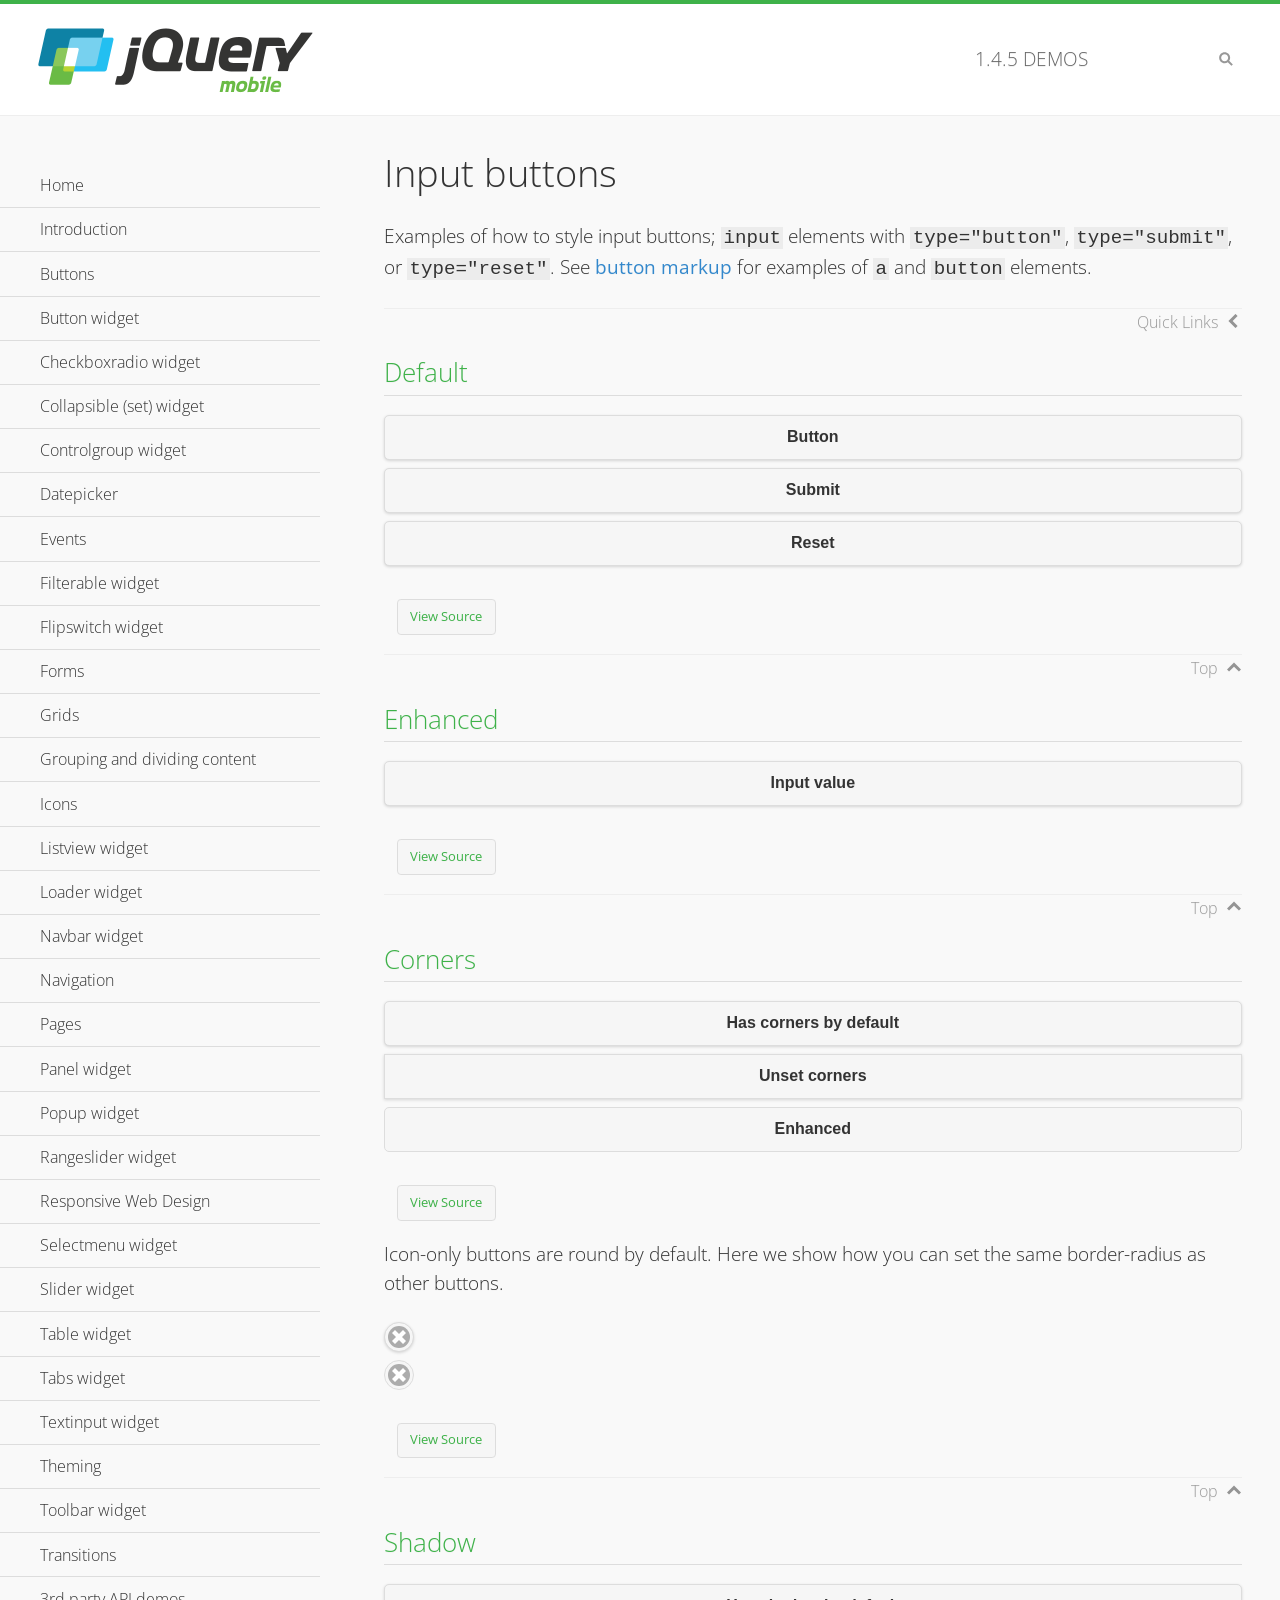
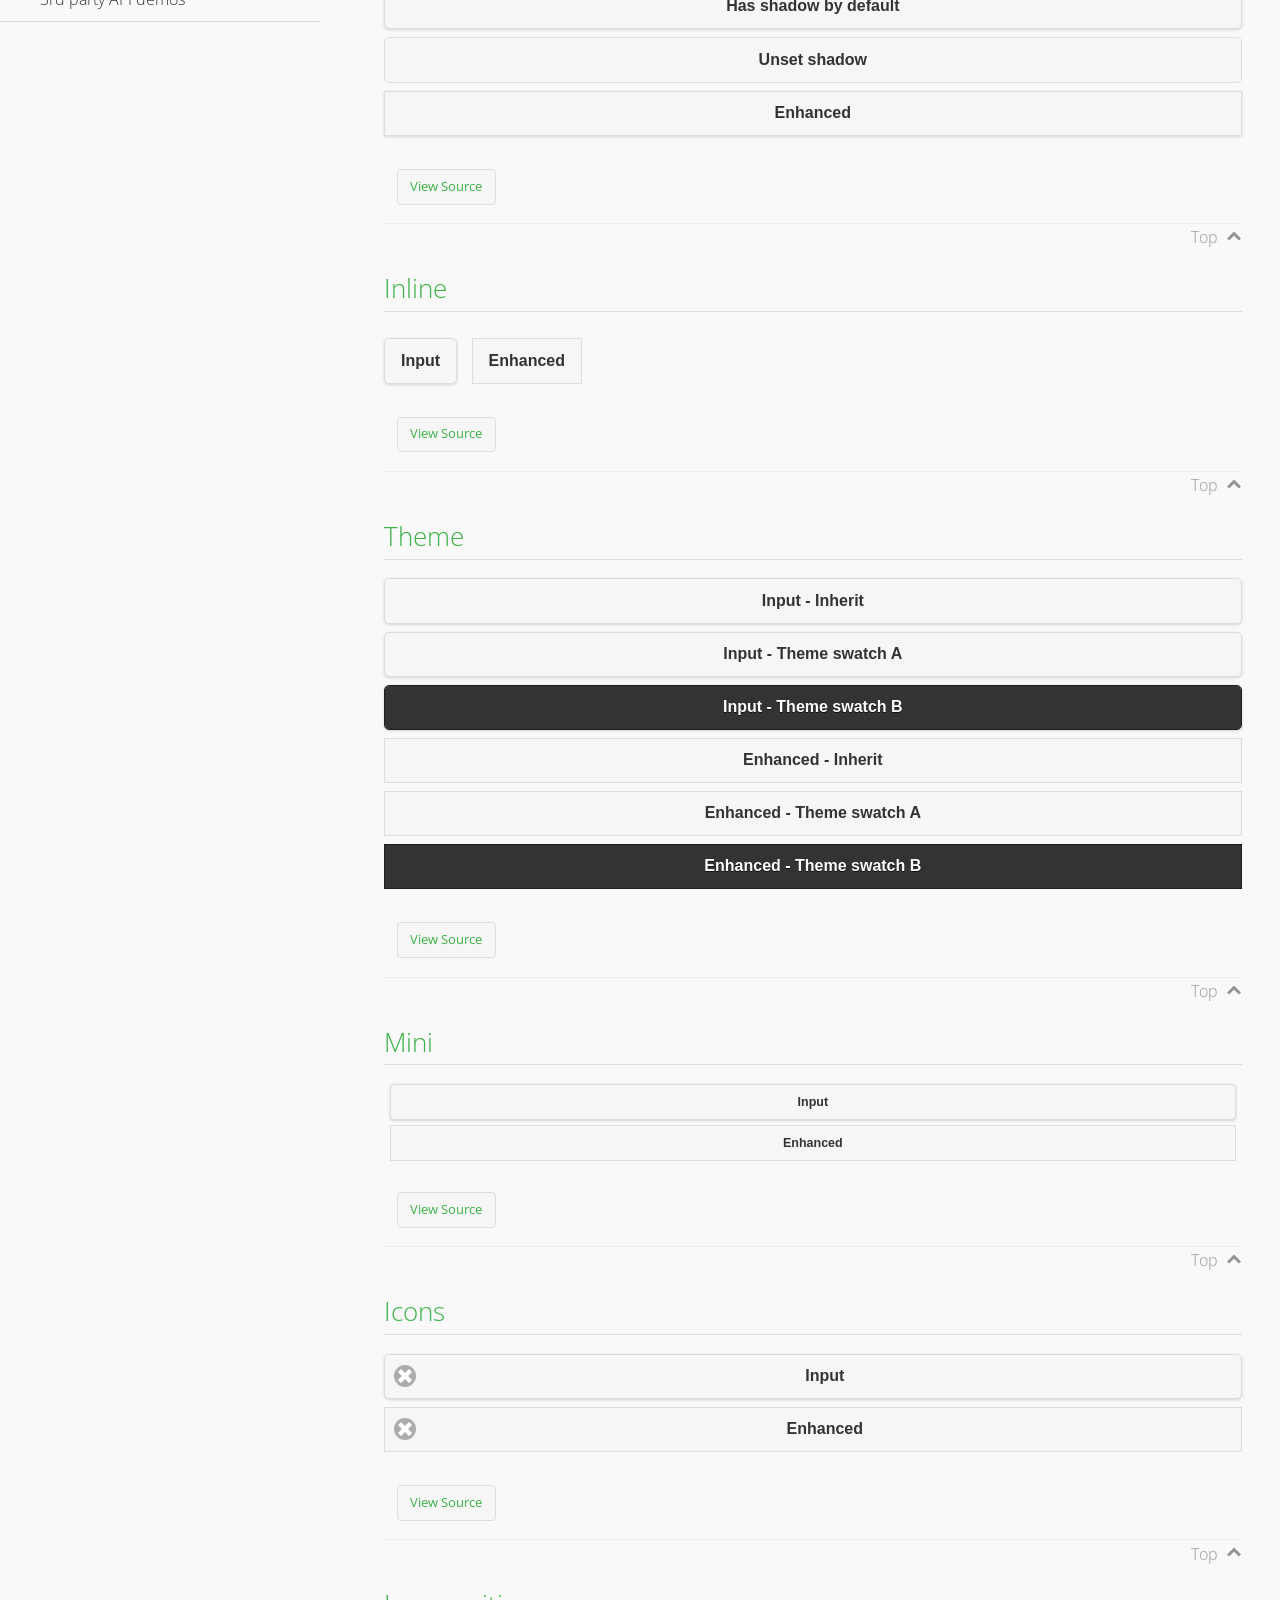
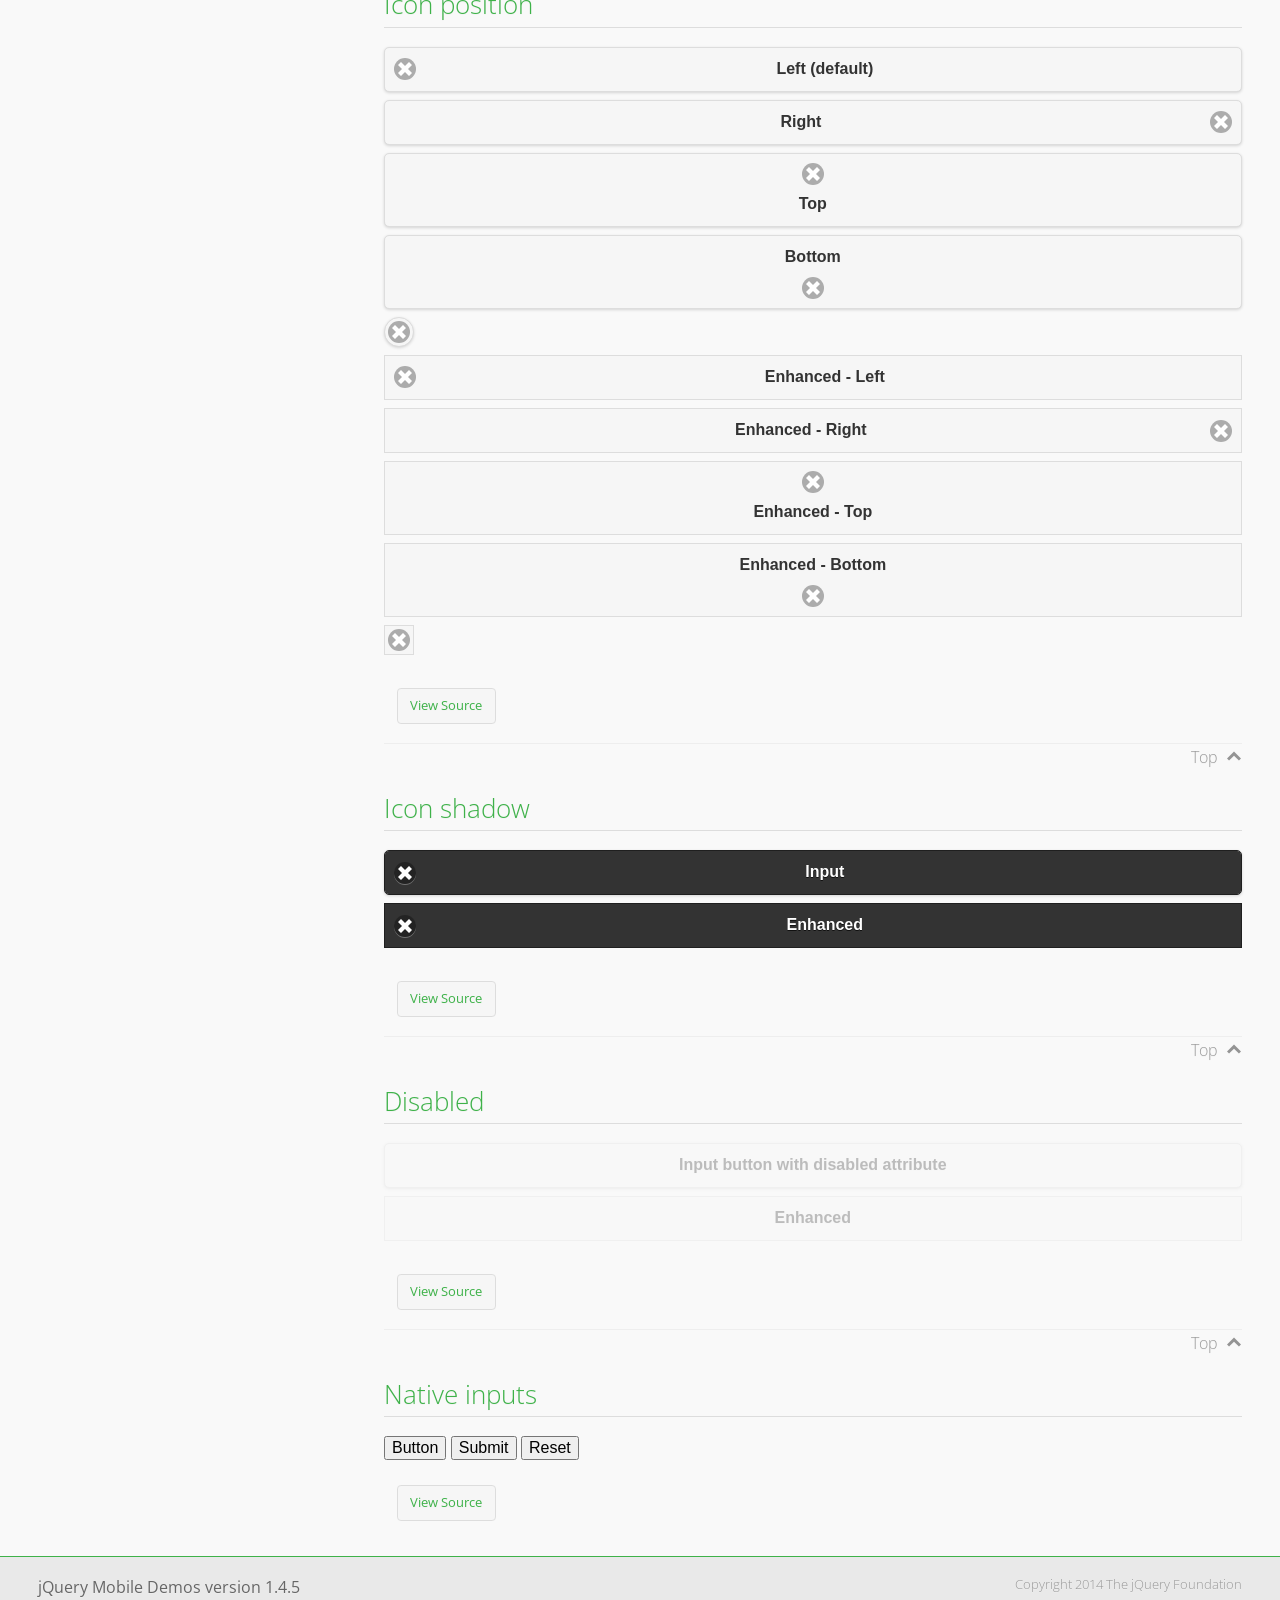
<file: jquery.mobile/demos/button/index.html>
<!DOCTYPE html>
<html>
<head>
	<meta charset="utf-8">
	<meta name="viewport" content="width=device-width, initial-scale=1">
	<title>Input buttons - jQuery Mobile Demos</title>
	<link rel="shortcut icon" href="../favicon.ico">
    <link rel="stylesheet" href="http://fonts.googleapis.com/css?family=Open+Sans:300,400,700">
	<link rel="stylesheet" href="../css/themes/default/jquery.mobile-1.4.5.min.css">
	<link rel="stylesheet" href="../_assets/css/jqm-demos.css">
	<script src="../js/jquery.js"></script>
	<script src="../_assets/js/index.js"></script>
	<script src="../js/jquery.mobile-1.4.5.min.js"></script>
</head>
<body>
<div data-role="page" class="jqm-demos" data-quicklinks="true">

	<div data-role="header" class="jqm-header">
		<h2><a href="../" title="jQuery Mobile Demos home"><img src="../_assets/img/jquery-logo.png" alt="jQuery Mobile"></a></h2>
		<p><span class="jqm-version"></span> Demos</p>
		<a href="#" class="jqm-navmenu-link ui-btn ui-btn-icon-notext ui-corner-all ui-icon-bars ui-nodisc-icon ui-alt-icon ui-btn-left">Menu</a>
		<a href="#" class="jqm-search-link ui-btn ui-btn-icon-notext ui-corner-all ui-icon-search ui-nodisc-icon ui-alt-icon ui-btn-right">Search</a>
	</div><!-- /header -->

	<div role="main" class="ui-content jqm-content">

		<h1>Input buttons</h1>

		<p>Examples of how to style input buttons; <code>input</code> elements with <code>type="button"</code>, <code>type="submit"</code>, or <code>type="reset"</code>. See <a href="../button-markup/">button markup</a> for examples of <code>a</code> and <code>button</code> elements.</p>

		<h2>Default</h2>

		<div data-demo-html="true">
			<form>
				<input type="button" value="Button">
				<input type="submit" value="Submit">
				<input type="reset" value="Reset">
			</form>
		</div><!--/demo-html -->

		<h2>Enhanced</h2>

		<div data-demo-html="true">
			<form>
				<div class="ui-input-btn ui-btn ui-corner-all ui-shadow">
					Input value
					<input type="button" data-enhanced="true" value="Input value">
				</div>
			</form>
		</div><!--/demo-html -->

		<h2>Corners</h2>

		<div data-demo-html="true">
			<form>
				<input type="button" value="Has corners by default">
				<input type="button" data-corners="false" value="Unset corners">
				<div class="ui-input-btn ui-btn ui-corner-all">
					Enhanced
					<input type="button" data-enhanced="true" value="Enhanced">
				</div>
			</form>
		</div><!--/demo-html -->

		<p>Icon-only buttons are round by default. Here we show how you can set the same border-radius as other buttons.</p>

		<div data-demo-html="true" data-demo-css="true">
			<form>
				<input type="button" data-icon="delete" data-iconpos="notext" value="Icon only">
				<div id="custom-border-radius">
					<div class="ui-input-btn ui-btn ui-icon-delete ui-btn-icon-notext ui-corner-all">
						Enhanced - Icon only
						<input type="button" data-enhanced="true" value="Enhanced - Icon only">
					</div>
				</div>
			</form>
		</div><!--/demo-html -->

		<h2>Shadow</h2>

		<div data-demo-html="true">
			<form>
				<input type="button" value="Has shadow by default">
				<input type="button" data-shadow="false" value="Unset shadow">
				<div class="ui-input-btn ui-btn ui-shadow">
					Enhanced
					<input type="button" data-enhanced="true" value="Enhanced">
				</div>
			</form>
		</div><!--/demo-html -->

		<h2>Inline</h2>

		<div data-demo-html="true">
			<form>
				<input type="button" data-inline="true" value="Input">
				<div class="ui-input-btn ui-btn ui-btn-inline">
					Enhanced
					<input type="button" data-enhanced="true" value="Enhanced">
				</div>
			</form>
		</div><!--/demo-html -->

		<h2>Theme</h2>

		<div data-demo-html="true">
			<form>
				<input type="button" value="Input - Inherit">
				<input type="button" data-theme="a" value="Input - Theme swatch A">
				<input type="button" data-theme="b" value="Input - Theme swatch B">
				<div class="ui-input-btn ui-btn">
					Enhanced - Inherit
					<input type="button" data-enhanced="true" value="Enhanced - Inherit">
				</div>
				<div class="ui-input-btn ui-btn ui-btn-a">
					Enhanced - Theme swatch A
					<input type="button" data-enhanced="true" value="Enhanced - Theme swatch A">
				</div>
				<div class="ui-input-btn ui-btn ui-btn-b">
					Enhanced - Theme swatch B
					<input type="button" data-enhanced="true" value="Enhanced - Theme swatch B">
				</div>
			</form>
		</div><!--/demo-html -->

		<h2>Mini</h2>

		<div data-demo-html="true">
			<form>
				<input type="button" data-mini="true" value="Input">
				<div class="ui-input-btn ui-btn ui-mini">
					Enhanced
					<input type="button" data-enhanced="true" value="Enhanced">
				</div>
			</form>
		</div><!--/demo-html -->

		<h2>Icons</h2>

		<div data-demo-html="true">
			<form>
				<input type="button" data-icon="delete" value="Input">
				<div class="ui-input-btn ui-btn ui-icon-delete ui-btn-icon-left">
					Enhanced
					<input type="button" data-enhanced="true" value="Enhanced">
				</div>
			</form>
		</div><!--/demo-html -->

		<h2>Icon position</h2>

		<div data-demo-html="true">
			<form>
				<input type="button" data-icon="delete" value="Left (default)">
				<input type="button" data-icon="delete" data-iconpos="right" value="Right">
				<input type="button" data-icon="delete" data-iconpos="top" value="Top">
				<input type="button" data-icon="delete" data-iconpos="bottom" value="Bottom">
				<input type="button" data-icon="delete" data-iconpos="notext" value="Icon only">
				<div class="ui-input-btn ui-btn ui-icon-delete ui-btn-icon-left">
					Enhanced - Left
					<input type="button" data-enhanced="true" value="Enhanced - Left">
				</div>
				<div class="ui-input-btn ui-btn ui-icon-delete ui-btn-icon-right">
					Enhanced - Right
					<input type="button" data-enhanced="true" value="Enhanced - Right">
				</div>
				<div class="ui-input-btn ui-btn ui-icon-delete ui-btn-icon-top">
					Enhanced - Top
					<input type="button" data-enhanced="true" value="Enhanced - Top">
				</div>
				<div class="ui-input-btn ui-btn ui-icon-delete ui-btn-icon-bottom">
					Enhanced - Bottom
					<input type="button" data-enhanced="true" value="Enhanced - Bottom">
				</div>
				<div class="ui-input-btn ui-btn ui-icon-delete ui-btn-icon-notext">
					Enhanced - Icon only
					<input type="button" data-enhanced="true" value="Enhanced - Icon only">
				</div>
			</form>
		</div><!--/demo-html -->

		<h2>Icon shadow</h2>

		<div data-demo-html="true">
			<form>
				<input type="button" data-theme="b" data-icon="delete" data-iconshadow="true" value="Input">
				<div class="ui-input-btn ui-btn ui-btn-b ui-icon-delete ui-btn-icon-left ui-shadow-icon">
					Enhanced
					<input type="button" data-enhanced="true" value="Enhanced">
				</div>
			</form>
		</div><!--/demo-html -->

		<h2>Disabled</h2>

		<div data-demo-html="true">
			<form>
				<input type="button" disabled value="Input button with disabled attribute">
				<div class="ui-input-btn ui-btn ui-state-disabled">
					Enhanced
					<input type="button" disabled data-enhanced="true" value="Enhanced">
				</div>
			</form>
		</div><!--/demo-html -->

		<h2>Native inputs</h2>

		<div data-demo-html="true">
			<form>
				<input type="button" data-role="none" value="Button">
				<input type="submit" data-role="none" value="Submit">
				<input type="reset" data-role="none" value="Reset">
			</form>
		</div><!--/demo-html -->

	</div><!-- /content -->
	    <div data-role="panel" class="jqm-navmenu-panel" data-position="left" data-display="overlay" data-theme="a">
	    	<ul class="jqm-list ui-alt-icon ui-nodisc-icon">
<li data-filtertext="demos homepage" data-icon="home"><a href=".././">Home</a></li>
<li data-filtertext="introduction overview getting started"><a href="../intro/" data-ajax="false">Introduction</a></li>
<li data-filtertext="buttons button markup buttonmarkup method anchor link button element"><a href="../button-markup/" data-ajax="false">Buttons</a></li>
<li data-filtertext="form button widget input button submit reset"><a href="../button/" data-ajax="false">Button widget</a></li>
<li data-role="collapsible" data-enhanced="true" data-collapsed-icon="carat-d" data-expanded-icon="carat-u" data-iconpos="right" data-inset="false" class="ui-collapsible ui-collapsible-themed-content ui-collapsible-collapsed">
	<h3 class="ui-collapsible-heading ui-collapsible-heading-collapsed">
		<a href="#" class="ui-collapsible-heading-toggle ui-btn ui-btn-icon-right ui-btn-inherit ui-icon-carat-d">
		    Checkboxradio widget<span class="ui-collapsible-heading-status"> click to expand contents</span>
		</a>
	</h3>
	<div class="ui-collapsible-content ui-body-inherit ui-collapsible-content-collapsed" aria-hidden="true">
		<ul>
			<li data-filtertext="form checkboxradio widget checkbox input checkboxes controlgroups"><a href="../checkboxradio-checkbox/" data-ajax="false">Checkboxes</a></li>
			<li data-filtertext="form checkboxradio widget radio input radio buttons controlgroups"><a href="../checkboxradio-radio/" data-ajax="false">Radio buttons</a></li>
		</ul>
	</div>
</li>
<li data-role="collapsible" data-enhanced="true" data-collapsed-icon="carat-d" data-expanded-icon="carat-u" data-iconpos="right" data-inset="false" class="ui-collapsible ui-collapsible-themed-content ui-collapsible-collapsed">
	<h3 class="ui-collapsible-heading ui-collapsible-heading-collapsed">
		<a href="#" class="ui-collapsible-heading-toggle ui-btn ui-btn-icon-right ui-btn-inherit ui-icon-carat-d">
			Collapsible (set) widget<span class="ui-collapsible-heading-status"> click to expand contents</span>
		</a>
	</h3>
	<div class="ui-collapsible-content ui-body-inherit ui-collapsible-content-collapsed" aria-hidden="true">
		<ul>
			<li data-filtertext="collapsibles content formatting"><a href="../collapsible/" data-ajax="false">Collapsible</a></li>
			<li data-filtertext="dynamic collapsible set accordion append expand"><a href="../collapsible-dynamic/" data-ajax="false">Dynamic collapsibles</a></li>
			<li data-filtertext="accordions collapsible set widget content formatting grouped collapsibles"><a href="../collapsibleset/" data-ajax="false">Collapsible set</a></li>
		</ul>
	</div>
</li>
<li data-role="collapsible" data-enhanced="true" data-collapsed-icon="carat-d" data-expanded-icon="carat-u" data-iconpos="right" data-inset="false" class="ui-collapsible ui-collapsible-themed-content ui-collapsible-collapsed">
	<h3 class="ui-collapsible-heading ui-collapsible-heading-collapsed">
		<a href="#" class="ui-collapsible-heading-toggle ui-btn ui-btn-icon-right ui-btn-inherit ui-icon-carat-d">
			Controlgroup widget<span class="ui-collapsible-heading-status"> click to expand contents</span>
		</a>
	</h3>
	<div class="ui-collapsible-content ui-body-inherit ui-collapsible-content-collapsed" aria-hidden="true">
		<ul>
			<li data-filtertext="controlgroups selectmenu checkboxradio input grouped buttons horizontal vertical"><a href="../controlgroup/" data-ajax="false">Controlgroup</a></li>
			<li data-filtertext="dynamic controlgroup dynamically add buttons"><a href="../controlgroup-dynamic/" data-ajax="false">Dynamic controlgroups</a></li>
		</ul>
	</div>
</li>
<li data-filtertext="form datepicker widget date input"><a href="../datepicker/" data-ajax="false">Datepicker</a></li>
<li data-role="collapsible" data-enhanced="true" data-collapsed-icon="carat-d" data-expanded-icon="carat-u" data-iconpos="right" data-inset="false" class="ui-collapsible ui-collapsible-themed-content ui-collapsible-collapsed">
	<h3 class="ui-collapsible-heading ui-collapsible-heading-collapsed">
		<a href="#" class="ui-collapsible-heading-toggle ui-btn ui-btn-icon-right ui-btn-inherit ui-icon-carat-d">
			Events<span class="ui-collapsible-heading-status"> click to expand contents</span>
		</a>
	</h3>
	<div class="ui-collapsible-content ui-body-inherit ui-collapsible-content-collapsed" aria-hidden="true">
		<ul>
			<li data-filtertext="swipe to delete list items listviews swipe events"><a href="../swipe-list/" data-ajax="false">Swipe list items</a></li>
			<li data-filtertext="swipe to navigate swipe page navigation swipe events"><a href="../swipe-page/" data-ajax="false">Swipe page navigation</a></li>
		</ul>
	</div>
</li>
<li data-filtertext="filterable filter elements sorting searching listview table"><a href="../filterable/" data-ajax="false">Filterable widget</a></li>
<li data-filtertext="form flipswitch widget flip toggle switch binary select checkbox input"><a href="../flipswitch/" data-ajax="false">Flipswitch widget</a></li>
<li data-role="collapsible" data-enhanced="true" data-collapsed-icon="carat-d" data-expanded-icon="carat-u" data-iconpos="right" data-inset="false" class="ui-collapsible ui-collapsible-themed-content ui-collapsible-collapsed">
	<h3 class="ui-collapsible-heading ui-collapsible-heading-collapsed">
		<a href="#" class="ui-collapsible-heading-toggle ui-btn ui-btn-icon-right ui-btn-inherit ui-icon-carat-d">
			Forms<span class="ui-collapsible-heading-status"> click to expand contents</span>
		</a>
	</h3>
	<div class="ui-collapsible-content ui-body-inherit ui-collapsible-content-collapsed" aria-hidden="true">
		<ul>
			<li data-filtertext="forms text checkbox radio range button submit reset inputs selects textarea slider flipswitch label form elements"><a href="../forms/" data-ajax="false">Forms</a></li>
			<li data-filtertext="form hide labels hidden accessible ui-hidden-accessible forms"><a href="../forms-label-hidden-accessible/" data-ajax="false">Hide labels</a></li>
			<li data-filtertext="form field containers fieldcontain ui-field-contain forms"><a href="../forms-field-contain/" data-ajax="false">Field containers</a></li>
			<li data-filtertext="forms disabled form elements"><a href="../forms-disabled/" data-ajax="false">Forms disabled</a></li>
			<li data-filtertext="forms gallery examples overview forms text checkbox radio range button submit reset inputs selects textarea slider flipswitch label form elements"><a href="../forms-gallery/" data-ajax="false">Forms gallery</a></li>
		</ul>
	</div>
</li>
<li data-role="collapsible" data-enhanced="true" data-collapsed-icon="carat-d" data-expanded-icon="carat-u" data-iconpos="right" data-inset="false" class="ui-collapsible ui-collapsible-themed-content ui-collapsible-collapsed">
	<h3 class="ui-collapsible-heading ui-collapsible-heading-collapsed">
		<a href="#" class="ui-collapsible-heading-toggle ui-btn ui-btn-icon-right ui-btn-inherit ui-icon-carat-d">
			Grids<span class="ui-collapsible-heading-status"> click to expand contents</span>
		</a>
	</h3>
	<div class="ui-collapsible-content ui-body-inherit ui-collapsible-content-collapsed" aria-hidden="true">
		<ul>
			<li data-filtertext="grids columns blocks content formatting rwd responsive css framework"><a href="../grids/" data-ajax="false">Grids</a></li>
			<li data-filtertext="buttons in grids css framework"><a href="../grids-buttons/" data-ajax="false">Buttons in grids</a></li>
			<li data-filtertext="custom responsive grids rwd css framework"><a href="../grids-custom-responsive/" data-ajax="false">Custom responsive grids</a></li>
		</ul>
	</div>
</li>
<li data-filtertext="blocks content formatting sections heading"><a href="../body-bar-classes/" data-ajax="false">Grouping and dividing content</a></li>
<li data-role="collapsible" data-enhanced="true" data-collapsed-icon="carat-d" data-expanded-icon="carat-u" data-iconpos="right" data-inset="false" class="ui-collapsible ui-collapsible-themed-content ui-collapsible-collapsed">
	<h3 class="ui-collapsible-heading ui-collapsible-heading-collapsed">
		<a href="#" class="ui-collapsible-heading-toggle ui-btn ui-btn-icon-right ui-btn-inherit ui-icon-carat-d">
			Icons<span class="ui-collapsible-heading-status"> click to expand contents</span>
		</a>
	</h3>
	<div class="ui-collapsible-content ui-body-inherit ui-collapsible-content-collapsed" aria-hidden="true">
		<ul>
			<li data-filtertext="button icons svg disc alt custom icon position"><a href="../icons/" data-ajax="false">Icons</a></li>
			<li data-filtertext=""><a href="../icons-grunticon/" data-ajax="false">Grunticon loader</a></li>
		</ul>
	</div>
</li>
<li data-role="collapsible" data-enhanced="true" data-collapsed-icon="carat-d" data-expanded-icon="carat-u" data-iconpos="right" data-inset="false" class="ui-collapsible ui-collapsible-themed-content ui-collapsible-collapsed">
	<h3 class="ui-collapsible-heading ui-collapsible-heading-collapsed">
		<a href="#" class="ui-collapsible-heading-toggle ui-btn ui-btn-icon-right ui-btn-inherit ui-icon-carat-d">
			Listview widget<span class="ui-collapsible-heading-status"> click to expand contents</span>
		</a>
	</h3>
	<div class="ui-collapsible-content ui-body-inherit ui-collapsible-content-collapsed" aria-hidden="true">
		<ul>
			<li data-filtertext="listview widget thumbnails icons nested split button collapsible ul ol"><a href="../listview/" data-ajax="false">Listview</a></li>
			<li data-filtertext="autocomplete filterable reveal listview filtertextbeforefilter placeholder"><a href="../listview-autocomplete/" data-ajax="false">Listview autocomplete</a></li>
			<li data-filtertext="autocomplete filterable reveal listview remote data filtertextbeforefilter placeholder"><a href="../listview-autocomplete-remote/" data-ajax="false">Listview autocomplete remote data</a></li>
			<li data-filtertext="autodividers anchor jump scroll linkbars listview lists ul ol"><a href="../listview-autodividers-linkbar/" data-ajax="false">Listview autodividers linkbar</a></li>
			<li data-filtertext="listview autodividers selector autodividersselector lists ul ol"><a href="../listview-autodividers-selector/" data-ajax="false">Listview autodividers selector</a></li>
			<li data-filtertext="listview nested list items"><a href="../listview-nested-lists/" data-ajax="false">Nested Listviews</a></li>
			<li data-filtertext="listview collapsible list items flat"><a href="../listview-collapsible-item-flat/" data-ajax="false">Listview collapsible list items (flat)</a></li>
			<li data-filtertext="listview collapsible list indented"><a href="../listview-collapsible-item-indented/" data-ajax="false">Listview collapsible list items (indented)</a></li>
			<li data-filtertext="grid listview responsive grids responsive listviews lists ul"><a href="../listview-grid/" data-ajax="false">Listview responsive grid</a></li>
		</ul>
	</div>
</li>
<li data-filtertext="loader widget page loading navigation overlay spinner"><a href="../loader/" data-ajax="false">Loader widget</a></li>
<li data-filtertext="navbar widget navmenu toolbars header footer"><a href="../navbar/" data-ajax="false">Navbar widget</a></li>
<li data-role="collapsible" data-enhanced="true" data-collapsed-icon="carat-d" data-expanded-icon="carat-u" data-iconpos="right" data-inset="false" class="ui-collapsible ui-collapsible-themed-content ui-collapsible-collapsed">
	<h3 class="ui-collapsible-heading ui-collapsible-heading-collapsed">
		<a href="#" class="ui-collapsible-heading-toggle ui-btn ui-btn-icon-right ui-btn-inherit ui-icon-carat-d">
			Navigation<span class="ui-collapsible-heading-status"> click to expand contents</span>
		</a>
	</h3>
	<div class="ui-collapsible-content ui-body-inherit ui-collapsible-content-collapsed" aria-hidden="true">
		<ul>
			<li data-filtertext="ajax navigation navigate widget history event method"><a href="../navigation/" data-ajax="false">Navigation</a></li>
			<li data-filtertext="linking pages page links navigation ajax prefetch cache"><a href="../navigation-linking-pages/" data-ajax="false">Linking pages</a></li>
			<!-- <li data-filtertext="php redirect server redirection server-side navigation"><a href="../navigation-php-redirect/" data-ajax="false">PHP redirect demo</a></li>-->
			<li data-filtertext="navigation redirection hash query"><a href="../navigation-hash-processing/" data-ajax="false">Hash processing demo</a></li>
			<li data-filtertext="navigation redirection hash query"><a href="../page-events/" data-ajax="false">Page Navigation Events</a></li>
		</ul>
	</div>
</li>
<li data-role="collapsible" data-enhanced="true" data-collapsed-icon="carat-d" data-expanded-icon="carat-u" data-iconpos="right" data-inset="false" class="ui-collapsible ui-collapsible-themed-content ui-collapsible-collapsed">
	<h3 class="ui-collapsible-heading ui-collapsible-heading-collapsed">
		<a href="#" class="ui-collapsible-heading-toggle ui-btn ui-btn-icon-right ui-btn-inherit ui-icon-carat-d">
			Pages<span class="ui-collapsible-heading-status"> click to expand contents</span>
		</a>
	</h3>
	<div class="ui-collapsible-content ui-body-inherit ui-collapsible-content-collapsed" aria-hidden="true">
		<ul>
			<li data-filtertext="pages page widget ajax navigation"><a href="../pages/" data-ajax="false">Pages</a></li>
			<li data-filtertext="single page"><a href="../pages-single-page/" data-ajax="false">Single page</a></li>
			<li data-filtertext="multipage multi-page page"><a href="../pages-multi-page/" data-ajax="false">Multi-page template</a></li>
			<li data-filtertext="dialog page widget modal popup"><a href="../pages-dialog/" data-ajax="false">Dialog page</a></li>
		</ul>
	</div>
</li>
<li data-role="collapsible" data-enhanced="true" data-collapsed-icon="carat-d" data-expanded-icon="carat-u" data-iconpos="right" data-inset="false" class="ui-collapsible ui-collapsible-themed-content ui-collapsible-collapsed">
	<h3 class="ui-collapsible-heading ui-collapsible-heading-collapsed">
		<a href="#" class="ui-collapsible-heading-toggle ui-btn ui-btn-icon-right ui-btn-inherit ui-icon-carat-d">
			Panel widget<span class="ui-collapsible-heading-status"> click to expand contents</span>
		</a>
	</h3>
	<div class="ui-collapsible-content ui-body-inherit ui-collapsible-content-collapsed" aria-hidden="true">
		<ul>
			<li data-filtertext="panel widget sliding panels reveal push overlay responsive"><a href="../panel/" data-ajax="false">Panel</a></li>
			<li data-filtertext=""><a href="../panel-external/" data-ajax="false">External panels</a></li>
			<li data-filtertext="panel "><a href="../panel-fixed/" data-ajax="false">Fixed panels</a></li>
			<li data-filtertext="panel slide panels sliding panels shadow rwd responsive breakpoint"><a href="../panel-responsive/" data-ajax="false">Panels responsive</a></li>
			<li data-filtertext="panel custom style custom panel width reveal shadow listview panel styling page background wrapper"><a href="../panel-styling/" data-ajax="false">Custom panel style</a></li>
			<li data-filtertext="panel open on swipe"><a href="../panel-swipe-open/" data-ajax="false">Panel open on swipe</a></li>
			<li data-filtertext="panels outside page internal external toolbars"><a href="../panel-external-internal/" data-ajax="false">Panel external and internal</a></li>
		</ul>
	</div>
</li>
<li data-role="collapsible" data-enhanced="true" data-collapsed-icon="carat-d" data-expanded-icon="carat-u" data-iconpos="right" data-inset="false" class="ui-collapsible ui-collapsible-themed-content ui-collapsible-collapsed">
	<h3 class="ui-collapsible-heading ui-collapsible-heading-collapsed">
		<a href="#" class="ui-collapsible-heading-toggle ui-btn ui-btn-icon-right ui-btn-inherit ui-icon-carat-d">
			Popup widget<span class="ui-collapsible-heading-status"> click to expand contents</span>
		</a>
	</h3>
	<div class="ui-collapsible-content ui-body-inherit ui-collapsible-content-collapsed" aria-hidden="true">
		<ul>
			<li data-filtertext="popup widget popups dialog modal transition tooltip lightbox form overlay screen flip pop fade transition"><a href="../popup/" data-ajax="false">Popup</a></li>
			<li data-filtertext="popup alignment position"><a href="../popup-alignment/" data-ajax="false">Popup alignment</a></li>
			<li data-filtertext="popup arrow size popups popover"><a href="../popup-arrow-size/" data-ajax="false">Popup arrow size</a></li>
			<li data-filtertext="dynamic popups popup images lightbox"><a href="../popup-dynamic/" data-ajax="false">Dynamic popups</a></li>
			<li data-filtertext="popups with iframes scaling"><a href="../popup-iframe/" data-ajax="false">Popups with iframes</a></li>
			<li data-filtertext="popup image scaling"><a href="../popup-image-scaling/" data-ajax="false">Popup image scaling</a></li>
			<li data-filtertext="external popup outside multi-page"><a href="../popup-outside-multipage/" data-ajax="false">Popup outside multi-page</a></li>
		</ul>
	</div>
</li>
<li data-filtertext="form rangeslider widget dual sliders dual handle sliders range input"><a href="../rangeslider/" data-ajax="false">Rangeslider widget</a></li>
<li data-filtertext="responsive web design rwd adaptive progressive enhancement PE accessible mobile breakpoints media query media queries"><a href="../rwd/" data-ajax="false">Responsive Web Design</a></li>
<li data-role="collapsible" data-enhanced="true" data-collapsed-icon="carat-d" data-expanded-icon="carat-u" data-iconpos="right" data-inset="false" class="ui-collapsible ui-collapsible-themed-content ui-collapsible-collapsed">
	<h3 class="ui-collapsible-heading ui-collapsible-heading-collapsed">
		<a href="#" class="ui-collapsible-heading-toggle ui-btn ui-btn-icon-right ui-btn-inherit ui-icon-carat-d">
			Selectmenu widget<span class="ui-collapsible-heading-status"> click to expand contents</span>
		</a>
	</h3>
	<div class="ui-collapsible-content ui-body-inherit ui-collapsible-content-collapsed" aria-hidden="true">
		<ul>
			<li data-filtertext="form selectmenu widget select input custom select menu selects"><a href="../selectmenu/" data-ajax="false">Selectmenu</a></li>
			<li data-filtertext="form custom select menu selectmenu widget custom menu option optgroup multiple selects"><a href="../selectmenu-custom/" data-ajax="false">Custom select menu</a></li>
			<li data-filtertext="filterable select filter popup dialog"><a href="../selectmenu-custom-filter/" data-ajax="false">Custom select menu with filter</a></li>
		</ul>
	</div>
</li>
<li data-role="collapsible" data-enhanced="true" data-collapsed-icon="carat-d" data-expanded-icon="carat-u" data-iconpos="right" data-inset="false" class="ui-collapsible ui-collapsible-themed-content ui-collapsible-collapsed">
	<h3 class="ui-collapsible-heading ui-collapsible-heading-collapsed">
		<a href="#" class="ui-collapsible-heading-toggle ui-btn ui-btn-icon-right ui-btn-inherit ui-icon-carat-d">
			Slider widget<span class="ui-collapsible-heading-status"> click to expand contents</span>
		</a>
	</h3>
	<div class="ui-collapsible-content ui-body-inherit ui-collapsible-content-collapsed" aria-hidden="true">
		<ul>
			<li data-filtertext="form slider widget range input single sliders"><a href="../slider/" data-ajax="false">Slider</a></li>
			<li data-filtertext="form slider widget flipswitch slider binary select flip toggle switch"><a href="../slider-flipswitch/" data-ajax="false">Slider flip toggle switch</a></li>
			<li data-filtertext="form slider tooltip handle value input range sliders"><a href="../slider-tooltip/" data-ajax="false">Slider tooltip</a></li>
		</ul>
	</div>
</li>
<li data-role="collapsible" data-enhanced="true" data-collapsed-icon="carat-d" data-expanded-icon="carat-u" data-iconpos="right" data-inset="false" class="ui-collapsible ui-collapsible-themed-content ui-collapsible-collapsed">
	<h3 class="ui-collapsible-heading ui-collapsible-heading-collapsed">
		<a href="#" class="ui-collapsible-heading-toggle ui-btn ui-btn-icon-right ui-btn-inherit ui-icon-carat-d">
			Table widget<span class="ui-collapsible-heading-status"> click to expand contents</span>
		</a>
	</h3>
	<div class="ui-collapsible-content ui-body-inherit ui-collapsible-content-collapsed" aria-hidden="true">
		<ul>
			<li data-filtertext="table widget reflow column toggle th td responsive tables rwd hide show tabular"><a href="../table-column-toggle/" data-ajax="false">Table Column Toggle</a></li>
			<li data-filtertext="table column toggle phone comparison demo"><a href="../table-column-toggle-example/" data-ajax="false">Table Column Toggle demo</a></li>
			<li data-filtertext="responsive tables table column toggle heading groups rwd breakpoint"><a href="../table-column-toggle-heading-groups/" data-ajax="false">Table Column Toggle heading groups</a></li>
			<li data-filtertext="responsive tables table column toggle hide rwd breakpoint customization options"><a href="../table-column-toggle-options/" data-ajax="false">Table Column Toggle options</a></li>
			<li data-filtertext="table reflow th td responsive rwd columns tabular"><a href="../table-reflow/" data-ajax="false">Table Reflow</a></li>
			<li data-filtertext="responsive tables table reflow heading groups rwd breakpoint"><a href="../table-reflow-heading-groups/" data-ajax="false">Table Reflow heading groups</a></li>
			<li data-filtertext="responsive tables table reflow stripes strokes table style"><a href="../table-reflow-stripes-strokes/" data-ajax="false">Table Reflow stripes and strokes</a></li>
			<li data-filtertext="responsive tables table reflow stack custom styles"><a href="../table-reflow-styling/" data-ajax="false">Table Reflow custom styles</a></li>
		</ul>
	</div>
</li>
<li data-filtertext="ui tabs widget"><a href="../tabs/" data-ajax="false">Tabs widget</a></li>
<li data-filtertext="form textinput widget text input textarea number date time tel email file color password"><a href="../textinput/" data-ajax="false">Textinput widget</a></li>
<li data-role="collapsible" data-enhanced="true" data-collapsed-icon="carat-d" data-expanded-icon="carat-u" data-iconpos="right" data-inset="false" class="ui-collapsible ui-collapsible-themed-content ui-collapsible-collapsed">
	<h3 class="ui-collapsible-heading ui-collapsible-heading-collapsed">
		<a href="#" class="ui-collapsible-heading-toggle ui-btn ui-btn-icon-right ui-btn-inherit ui-icon-carat-d">
			Theming<span class="ui-collapsible-heading-status"> click to expand contents</span>
		</a>
	</h3>
	<div class="ui-collapsible-content ui-body-inherit ui-collapsible-content-collapsed" aria-hidden="true">
		<ul>
			<li data-filtertext="default theme swatches theming style css"><a href="../theme-default/" data-ajax="false">Default theme</a></li>
			<li data-filtertext="classic theme old theme swatches theming style css"><a href="../theme-classic/" data-ajax="false">Classic theme</a></li>
		</ul>
	</div>
</li>
<li data-role="collapsible" data-enhanced="true" data-collapsed-icon="carat-d" data-expanded-icon="carat-u" data-iconpos="right" data-inset="false" class="ui-collapsible ui-collapsible-themed-content ui-collapsible-collapsed">
	<h3 class="ui-collapsible-heading ui-collapsible-heading-collapsed">
		<a href="#" class="ui-collapsible-heading-toggle ui-btn ui-btn-icon-right ui-btn-inherit ui-icon-carat-d">
			Toolbar widget<span class="ui-collapsible-heading-status"> click to expand contents</span>
		</a>
	</h3>
	<div class="ui-collapsible-content ui-body-inherit ui-collapsible-content-collapsed" aria-hidden="true">
		<ul>
			<li data-filtertext="toolbar widget header footer toolbars fixed fullscreen external sections"><a href="../toolbar/" data-ajax="false">Toolbar</a></li>
			<li data-filtertext="dynamic toolbars dynamically add toolbar header footer"><a href="../toolbar-dynamic/" data-ajax="false">Dynamic toolbars</a></li>
			<li data-filtertext="external toolbars header footer"><a href="../toolbar-external/" data-ajax="false">External toolbars</a></li>
			<li data-filtertext="fixed toolbars header footer"><a href="../toolbar-fixed/" data-ajax="false">Fixed toolbars</a></li>
			<li data-filtertext="fixed fullscreen toolbars header footer"><a href="../toolbar-fixed-fullscreen/" data-ajax="false">Fullscreen toolbars</a></li>
			<li data-filtertext="external fixed toolbars header footer"><a href="../toolbar-fixed-external/" data-ajax="false">Fixed external toolbars</a></li>
			<li data-filtertext="external persistent toolbars header footer navbar navmenu"><a href="../toolbar-fixed-persistent/" data-ajax="false">Persistent toolbars</a></li>
			<li data-filtertext="external ajax optimized toolbars persistent toolbars header footer navbar"><a href="../toolbar-fixed-persistent-optimized/" data-ajax="false">Ajax optimized toolbars</a></li>
			<li data-filtertext="form in toolbars header footer"><a href="../toolbar-fixed-forms/" data-ajax="false">Form in toolbar</a></li>
		</ul>
	</div>
</li>
<li data-filtertext="page transitions animated pages popup navigation flip slide fade pop"><a href="../transitions/" data-ajax="false">Transitions</a></li>
<li data-role="collapsible" data-enhanced="true" data-collapsed-icon="carat-d" data-expanded-icon="carat-u" data-iconpos="right" data-inset="false" class="ui-collapsible ui-collapsible-themed-content ui-collapsible-collapsed">
	<h3 class="ui-collapsible-heading ui-collapsible-heading-collapsed">
		<a href="#" class="ui-collapsible-heading-toggle ui-btn ui-btn-icon-right ui-btn-inherit ui-icon-carat-d">
			3rd party API demos<span class="ui-collapsible-heading-status"> click to expand contents</span>
		</a>
	</h3>
	<div class="ui-collapsible-content ui-body-inherit ui-collapsible-content-collapsed" aria-hidden="true">
		<ul>
			<li data-filtertext="backbone requirejs navigation router"><a href="../backbone-requirejs/" data-ajax="false">Backbone RequireJS</a></li>
			<li data-filtertext="google maps geolocation demo"><a href="../map-geolocation/" data-ajax="false">Google Maps geolocation</a></li>
			<li data-filtertext="google maps hybrid"><a href="../map-list-toggle/" data-ajax="false">Google Maps list toggle</a></li>
		</ul>
	</div>
</li>



		     </ul>
		</div><!-- /panel -->


	<div data-role="footer" data-position="fixed" data-tap-toggle="false" class="jqm-footer">
		<p>jQuery Mobile Demos version <span class="jqm-version"></span></p>
		<p>Copyright 2014 The jQuery Foundation</p>
	</div><!-- /footer -->
	<!-- TODO: This should become an external panel so we can add input to markup (unique ID) -->
    <div data-role="panel" class="jqm-search-panel" data-position="right" data-display="overlay" data-theme="a">
		<div class="jqm-search">
			<ul class="jqm-list" data-filter-placeholder="Search demos..." data-filter-reveal="true">
<li data-filtertext="demos homepage" data-icon="home"><a href=".././">Home</a></li>
<li data-filtertext="introduction overview getting started"><a href="../intro/" data-ajax="false">Introduction</a></li>
<li data-filtertext="buttons button markup buttonmarkup method anchor link button element"><a href="../button-markup/" data-ajax="false">Buttons</a></li>
<li data-filtertext="form button widget input button submit reset"><a href="../button/" data-ajax="false">Button widget</a></li>
<li data-role="collapsible" data-enhanced="true" data-collapsed-icon="carat-d" data-expanded-icon="carat-u" data-iconpos="right" data-inset="false" class="ui-collapsible ui-collapsible-themed-content ui-collapsible-collapsed">
	<h3 class="ui-collapsible-heading ui-collapsible-heading-collapsed">
		<a href="#" class="ui-collapsible-heading-toggle ui-btn ui-btn-icon-right ui-btn-inherit ui-icon-carat-d">
		    Checkboxradio widget<span class="ui-collapsible-heading-status"> click to expand contents</span>
		</a>
	</h3>
	<div class="ui-collapsible-content ui-body-inherit ui-collapsible-content-collapsed" aria-hidden="true">
		<ul>
			<li data-filtertext="form checkboxradio widget checkbox input checkboxes controlgroups"><a href="../checkboxradio-checkbox/" data-ajax="false">Checkboxes</a></li>
			<li data-filtertext="form checkboxradio widget radio input radio buttons controlgroups"><a href="../checkboxradio-radio/" data-ajax="false">Radio buttons</a></li>
		</ul>
	</div>
</li>
<li data-role="collapsible" data-enhanced="true" data-collapsed-icon="carat-d" data-expanded-icon="carat-u" data-iconpos="right" data-inset="false" class="ui-collapsible ui-collapsible-themed-content ui-collapsible-collapsed">
	<h3 class="ui-collapsible-heading ui-collapsible-heading-collapsed">
		<a href="#" class="ui-collapsible-heading-toggle ui-btn ui-btn-icon-right ui-btn-inherit ui-icon-carat-d">
			Collapsible (set) widget<span class="ui-collapsible-heading-status"> click to expand contents</span>
		</a>
	</h3>
	<div class="ui-collapsible-content ui-body-inherit ui-collapsible-content-collapsed" aria-hidden="true">
		<ul>
			<li data-filtertext="collapsibles content formatting"><a href="../collapsible/" data-ajax="false">Collapsible</a></li>
			<li data-filtertext="dynamic collapsible set accordion append expand"><a href="../collapsible-dynamic/" data-ajax="false">Dynamic collapsibles</a></li>
			<li data-filtertext="accordions collapsible set widget content formatting grouped collapsibles"><a href="../collapsibleset/" data-ajax="false">Collapsible set</a></li>
		</ul>
	</div>
</li>
<li data-role="collapsible" data-enhanced="true" data-collapsed-icon="carat-d" data-expanded-icon="carat-u" data-iconpos="right" data-inset="false" class="ui-collapsible ui-collapsible-themed-content ui-collapsible-collapsed">
	<h3 class="ui-collapsible-heading ui-collapsible-heading-collapsed">
		<a href="#" class="ui-collapsible-heading-toggle ui-btn ui-btn-icon-right ui-btn-inherit ui-icon-carat-d">
			Controlgroup widget<span class="ui-collapsible-heading-status"> click to expand contents</span>
		</a>
	</h3>
	<div class="ui-collapsible-content ui-body-inherit ui-collapsible-content-collapsed" aria-hidden="true">
		<ul>
			<li data-filtertext="controlgroups selectmenu checkboxradio input grouped buttons horizontal vertical"><a href="../controlgroup/" data-ajax="false">Controlgroup</a></li>
			<li data-filtertext="dynamic controlgroup dynamically add buttons"><a href="../controlgroup-dynamic/" data-ajax="false">Dynamic controlgroups</a></li>
		</ul>
	</div>
</li>
<li data-filtertext="form datepicker widget date input"><a href="../datepicker/" data-ajax="false">Datepicker</a></li>
<li data-role="collapsible" data-enhanced="true" data-collapsed-icon="carat-d" data-expanded-icon="carat-u" data-iconpos="right" data-inset="false" class="ui-collapsible ui-collapsible-themed-content ui-collapsible-collapsed">
	<h3 class="ui-collapsible-heading ui-collapsible-heading-collapsed">
		<a href="#" class="ui-collapsible-heading-toggle ui-btn ui-btn-icon-right ui-btn-inherit ui-icon-carat-d">
			Events<span class="ui-collapsible-heading-status"> click to expand contents</span>
		</a>
	</h3>
	<div class="ui-collapsible-content ui-body-inherit ui-collapsible-content-collapsed" aria-hidden="true">
		<ul>
			<li data-filtertext="swipe to delete list items listviews swipe events"><a href="../swipe-list/" data-ajax="false">Swipe list items</a></li>
			<li data-filtertext="swipe to navigate swipe page navigation swipe events"><a href="../swipe-page/" data-ajax="false">Swipe page navigation</a></li>
		</ul>
	</div>
</li>
<li data-filtertext="filterable filter elements sorting searching listview table"><a href="../filterable/" data-ajax="false">Filterable widget</a></li>
<li data-filtertext="form flipswitch widget flip toggle switch binary select checkbox input"><a href="../flipswitch/" data-ajax="false">Flipswitch widget</a></li>
<li data-role="collapsible" data-enhanced="true" data-collapsed-icon="carat-d" data-expanded-icon="carat-u" data-iconpos="right" data-inset="false" class="ui-collapsible ui-collapsible-themed-content ui-collapsible-collapsed">
	<h3 class="ui-collapsible-heading ui-collapsible-heading-collapsed">
		<a href="#" class="ui-collapsible-heading-toggle ui-btn ui-btn-icon-right ui-btn-inherit ui-icon-carat-d">
			Forms<span class="ui-collapsible-heading-status"> click to expand contents</span>
		</a>
	</h3>
	<div class="ui-collapsible-content ui-body-inherit ui-collapsible-content-collapsed" aria-hidden="true">
		<ul>
			<li data-filtertext="forms text checkbox radio range button submit reset inputs selects textarea slider flipswitch label form elements"><a href="../forms/" data-ajax="false">Forms</a></li>
			<li data-filtertext="form hide labels hidden accessible ui-hidden-accessible forms"><a href="../forms-label-hidden-accessible/" data-ajax="false">Hide labels</a></li>
			<li data-filtertext="form field containers fieldcontain ui-field-contain forms"><a href="../forms-field-contain/" data-ajax="false">Field containers</a></li>
			<li data-filtertext="forms disabled form elements"><a href="../forms-disabled/" data-ajax="false">Forms disabled</a></li>
			<li data-filtertext="forms gallery examples overview forms text checkbox radio range button submit reset inputs selects textarea slider flipswitch label form elements"><a href="../forms-gallery/" data-ajax="false">Forms gallery</a></li>
		</ul>
	</div>
</li>
<li data-role="collapsible" data-enhanced="true" data-collapsed-icon="carat-d" data-expanded-icon="carat-u" data-iconpos="right" data-inset="false" class="ui-collapsible ui-collapsible-themed-content ui-collapsible-collapsed">
	<h3 class="ui-collapsible-heading ui-collapsible-heading-collapsed">
		<a href="#" class="ui-collapsible-heading-toggle ui-btn ui-btn-icon-right ui-btn-inherit ui-icon-carat-d">
			Grids<span class="ui-collapsible-heading-status"> click to expand contents</span>
		</a>
	</h3>
	<div class="ui-collapsible-content ui-body-inherit ui-collapsible-content-collapsed" aria-hidden="true">
		<ul>
			<li data-filtertext="grids columns blocks content formatting rwd responsive css framework"><a href="../grids/" data-ajax="false">Grids</a></li>
			<li data-filtertext="buttons in grids css framework"><a href="../grids-buttons/" data-ajax="false">Buttons in grids</a></li>
			<li data-filtertext="custom responsive grids rwd css framework"><a href="../grids-custom-responsive/" data-ajax="false">Custom responsive grids</a></li>
		</ul>
	</div>
</li>
<li data-filtertext="blocks content formatting sections heading"><a href="../body-bar-classes/" data-ajax="false">Grouping and dividing content</a></li>
<li data-role="collapsible" data-enhanced="true" data-collapsed-icon="carat-d" data-expanded-icon="carat-u" data-iconpos="right" data-inset="false" class="ui-collapsible ui-collapsible-themed-content ui-collapsible-collapsed">
	<h3 class="ui-collapsible-heading ui-collapsible-heading-collapsed">
		<a href="#" class="ui-collapsible-heading-toggle ui-btn ui-btn-icon-right ui-btn-inherit ui-icon-carat-d">
			Icons<span class="ui-collapsible-heading-status"> click to expand contents</span>
		</a>
	</h3>
	<div class="ui-collapsible-content ui-body-inherit ui-collapsible-content-collapsed" aria-hidden="true">
		<ul>
			<li data-filtertext="button icons svg disc alt custom icon position"><a href="../icons/" data-ajax="false">Icons</a></li>
			<li data-filtertext=""><a href="../icons-grunticon/" data-ajax="false">Grunticon loader</a></li>
		</ul>
	</div>
</li>
<li data-role="collapsible" data-enhanced="true" data-collapsed-icon="carat-d" data-expanded-icon="carat-u" data-iconpos="right" data-inset="false" class="ui-collapsible ui-collapsible-themed-content ui-collapsible-collapsed">
	<h3 class="ui-collapsible-heading ui-collapsible-heading-collapsed">
		<a href="#" class="ui-collapsible-heading-toggle ui-btn ui-btn-icon-right ui-btn-inherit ui-icon-carat-d">
			Listview widget<span class="ui-collapsible-heading-status"> click to expand contents</span>
		</a>
	</h3>
	<div class="ui-collapsible-content ui-body-inherit ui-collapsible-content-collapsed" aria-hidden="true">
		<ul>
			<li data-filtertext="listview widget thumbnails icons nested split button collapsible ul ol"><a href="../listview/" data-ajax="false">Listview</a></li>
			<li data-filtertext="autocomplete filterable reveal listview filtertextbeforefilter placeholder"><a href="../listview-autocomplete/" data-ajax="false">Listview autocomplete</a></li>
			<li data-filtertext="autocomplete filterable reveal listview remote data filtertextbeforefilter placeholder"><a href="../listview-autocomplete-remote/" data-ajax="false">Listview autocomplete remote data</a></li>
			<li data-filtertext="autodividers anchor jump scroll linkbars listview lists ul ol"><a href="../listview-autodividers-linkbar/" data-ajax="false">Listview autodividers linkbar</a></li>
			<li data-filtertext="listview autodividers selector autodividersselector lists ul ol"><a href="../listview-autodividers-selector/" data-ajax="false">Listview autodividers selector</a></li>
			<li data-filtertext="listview nested list items"><a href="../listview-nested-lists/" data-ajax="false">Nested Listviews</a></li>
			<li data-filtertext="listview collapsible list items flat"><a href="../listview-collapsible-item-flat/" data-ajax="false">Listview collapsible list items (flat)</a></li>
			<li data-filtertext="listview collapsible list indented"><a href="../listview-collapsible-item-indented/" data-ajax="false">Listview collapsible list items (indented)</a></li>
			<li data-filtertext="grid listview responsive grids responsive listviews lists ul"><a href="../listview-grid/" data-ajax="false">Listview responsive grid</a></li>
		</ul>
	</div>
</li>
<li data-filtertext="loader widget page loading navigation overlay spinner"><a href="../loader/" data-ajax="false">Loader widget</a></li>
<li data-filtertext="navbar widget navmenu toolbars header footer"><a href="../navbar/" data-ajax="false">Navbar widget</a></li>
<li data-role="collapsible" data-enhanced="true" data-collapsed-icon="carat-d" data-expanded-icon="carat-u" data-iconpos="right" data-inset="false" class="ui-collapsible ui-collapsible-themed-content ui-collapsible-collapsed">
	<h3 class="ui-collapsible-heading ui-collapsible-heading-collapsed">
		<a href="#" class="ui-collapsible-heading-toggle ui-btn ui-btn-icon-right ui-btn-inherit ui-icon-carat-d">
			Navigation<span class="ui-collapsible-heading-status"> click to expand contents</span>
		</a>
	</h3>
	<div class="ui-collapsible-content ui-body-inherit ui-collapsible-content-collapsed" aria-hidden="true">
		<ul>
			<li data-filtertext="ajax navigation navigate widget history event method"><a href="../navigation/" data-ajax="false">Navigation</a></li>
			<li data-filtertext="linking pages page links navigation ajax prefetch cache"><a href="../navigation-linking-pages/" data-ajax="false">Linking pages</a></li>
			<!-- <li data-filtertext="php redirect server redirection server-side navigation"><a href="../navigation-php-redirect/" data-ajax="false">PHP redirect demo</a></li>-->
			<li data-filtertext="navigation redirection hash query"><a href="../navigation-hash-processing/" data-ajax="false">Hash processing demo</a></li>
			<li data-filtertext="navigation redirection hash query"><a href="../page-events/" data-ajax="false">Page Navigation Events</a></li>
		</ul>
	</div>
</li>
<li data-role="collapsible" data-enhanced="true" data-collapsed-icon="carat-d" data-expanded-icon="carat-u" data-iconpos="right" data-inset="false" class="ui-collapsible ui-collapsible-themed-content ui-collapsible-collapsed">
	<h3 class="ui-collapsible-heading ui-collapsible-heading-collapsed">
		<a href="#" class="ui-collapsible-heading-toggle ui-btn ui-btn-icon-right ui-btn-inherit ui-icon-carat-d">
			Pages<span class="ui-collapsible-heading-status"> click to expand contents</span>
		</a>
	</h3>
	<div class="ui-collapsible-content ui-body-inherit ui-collapsible-content-collapsed" aria-hidden="true">
		<ul>
			<li data-filtertext="pages page widget ajax navigation"><a href="../pages/" data-ajax="false">Pages</a></li>
			<li data-filtertext="single page"><a href="../pages-single-page/" data-ajax="false">Single page</a></li>
			<li data-filtertext="multipage multi-page page"><a href="../pages-multi-page/" data-ajax="false">Multi-page template</a></li>
			<li data-filtertext="dialog page widget modal popup"><a href="../pages-dialog/" data-ajax="false">Dialog page</a></li>
		</ul>
	</div>
</li>
<li data-role="collapsible" data-enhanced="true" data-collapsed-icon="carat-d" data-expanded-icon="carat-u" data-iconpos="right" data-inset="false" class="ui-collapsible ui-collapsible-themed-content ui-collapsible-collapsed">
	<h3 class="ui-collapsible-heading ui-collapsible-heading-collapsed">
		<a href="#" class="ui-collapsible-heading-toggle ui-btn ui-btn-icon-right ui-btn-inherit ui-icon-carat-d">
			Panel widget<span class="ui-collapsible-heading-status"> click to expand contents</span>
		</a>
	</h3>
	<div class="ui-collapsible-content ui-body-inherit ui-collapsible-content-collapsed" aria-hidden="true">
		<ul>
			<li data-filtertext="panel widget sliding panels reveal push overlay responsive"><a href="../panel/" data-ajax="false">Panel</a></li>
			<li data-filtertext=""><a href="../panel-external/" data-ajax="false">External panels</a></li>
			<li data-filtertext="panel "><a href="../panel-fixed/" data-ajax="false">Fixed panels</a></li>
			<li data-filtertext="panel slide panels sliding panels shadow rwd responsive breakpoint"><a href="../panel-responsive/" data-ajax="false">Panels responsive</a></li>
			<li data-filtertext="panel custom style custom panel width reveal shadow listview panel styling page background wrapper"><a href="../panel-styling/" data-ajax="false">Custom panel style</a></li>
			<li data-filtertext="panel open on swipe"><a href="../panel-swipe-open/" data-ajax="false">Panel open on swipe</a></li>
			<li data-filtertext="panels outside page internal external toolbars"><a href="../panel-external-internal/" data-ajax="false">Panel external and internal</a></li>
		</ul>
	</div>
</li>
<li data-role="collapsible" data-enhanced="true" data-collapsed-icon="carat-d" data-expanded-icon="carat-u" data-iconpos="right" data-inset="false" class="ui-collapsible ui-collapsible-themed-content ui-collapsible-collapsed">
	<h3 class="ui-collapsible-heading ui-collapsible-heading-collapsed">
		<a href="#" class="ui-collapsible-heading-toggle ui-btn ui-btn-icon-right ui-btn-inherit ui-icon-carat-d">
			Popup widget<span class="ui-collapsible-heading-status"> click to expand contents</span>
		</a>
	</h3>
	<div class="ui-collapsible-content ui-body-inherit ui-collapsible-content-collapsed" aria-hidden="true">
		<ul>
			<li data-filtertext="popup widget popups dialog modal transition tooltip lightbox form overlay screen flip pop fade transition"><a href="../popup/" data-ajax="false">Popup</a></li>
			<li data-filtertext="popup alignment position"><a href="../popup-alignment/" data-ajax="false">Popup alignment</a></li>
			<li data-filtertext="popup arrow size popups popover"><a href="../popup-arrow-size/" data-ajax="false">Popup arrow size</a></li>
			<li data-filtertext="dynamic popups popup images lightbox"><a href="../popup-dynamic/" data-ajax="false">Dynamic popups</a></li>
			<li data-filtertext="popups with iframes scaling"><a href="../popup-iframe/" data-ajax="false">Popups with iframes</a></li>
			<li data-filtertext="popup image scaling"><a href="../popup-image-scaling/" data-ajax="false">Popup image scaling</a></li>
			<li data-filtertext="external popup outside multi-page"><a href="../popup-outside-multipage/" data-ajax="false">Popup outside multi-page</a></li>
		</ul>
	</div>
</li>
<li data-filtertext="form rangeslider widget dual sliders dual handle sliders range input"><a href="../rangeslider/" data-ajax="false">Rangeslider widget</a></li>
<li data-filtertext="responsive web design rwd adaptive progressive enhancement PE accessible mobile breakpoints media query media queries"><a href="../rwd/" data-ajax="false">Responsive Web Design</a></li>
<li data-role="collapsible" data-enhanced="true" data-collapsed-icon="carat-d" data-expanded-icon="carat-u" data-iconpos="right" data-inset="false" class="ui-collapsible ui-collapsible-themed-content ui-collapsible-collapsed">
	<h3 class="ui-collapsible-heading ui-collapsible-heading-collapsed">
		<a href="#" class="ui-collapsible-heading-toggle ui-btn ui-btn-icon-right ui-btn-inherit ui-icon-carat-d">
			Selectmenu widget<span class="ui-collapsible-heading-status"> click to expand contents</span>
		</a>
	</h3>
	<div class="ui-collapsible-content ui-body-inherit ui-collapsible-content-collapsed" aria-hidden="true">
		<ul>
			<li data-filtertext="form selectmenu widget select input custom select menu selects"><a href="../selectmenu/" data-ajax="false">Selectmenu</a></li>
			<li data-filtertext="form custom select menu selectmenu widget custom menu option optgroup multiple selects"><a href="../selectmenu-custom/" data-ajax="false">Custom select menu</a></li>
			<li data-filtertext="filterable select filter popup dialog"><a href="../selectmenu-custom-filter/" data-ajax="false">Custom select menu with filter</a></li>
		</ul>
	</div>
</li>
<li data-role="collapsible" data-enhanced="true" data-collapsed-icon="carat-d" data-expanded-icon="carat-u" data-iconpos="right" data-inset="false" class="ui-collapsible ui-collapsible-themed-content ui-collapsible-collapsed">
	<h3 class="ui-collapsible-heading ui-collapsible-heading-collapsed">
		<a href="#" class="ui-collapsible-heading-toggle ui-btn ui-btn-icon-right ui-btn-inherit ui-icon-carat-d">
			Slider widget<span class="ui-collapsible-heading-status"> click to expand contents</span>
		</a>
	</h3>
	<div class="ui-collapsible-content ui-body-inherit ui-collapsible-content-collapsed" aria-hidden="true">
		<ul>
			<li data-filtertext="form slider widget range input single sliders"><a href="../slider/" data-ajax="false">Slider</a></li>
			<li data-filtertext="form slider widget flipswitch slider binary select flip toggle switch"><a href="../slider-flipswitch/" data-ajax="false">Slider flip toggle switch</a></li>
			<li data-filtertext="form slider tooltip handle value input range sliders"><a href="../slider-tooltip/" data-ajax="false">Slider tooltip</a></li>
		</ul>
	</div>
</li>
<li data-role="collapsible" data-enhanced="true" data-collapsed-icon="carat-d" data-expanded-icon="carat-u" data-iconpos="right" data-inset="false" class="ui-collapsible ui-collapsible-themed-content ui-collapsible-collapsed">
	<h3 class="ui-collapsible-heading ui-collapsible-heading-collapsed">
		<a href="#" class="ui-collapsible-heading-toggle ui-btn ui-btn-icon-right ui-btn-inherit ui-icon-carat-d">
			Table widget<span class="ui-collapsible-heading-status"> click to expand contents</span>
		</a>
	</h3>
	<div class="ui-collapsible-content ui-body-inherit ui-collapsible-content-collapsed" aria-hidden="true">
		<ul>
			<li data-filtertext="table widget reflow column toggle th td responsive tables rwd hide show tabular"><a href="../table-column-toggle/" data-ajax="false">Table Column Toggle</a></li>
			<li data-filtertext="table column toggle phone comparison demo"><a href="../table-column-toggle-example/" data-ajax="false">Table Column Toggle demo</a></li>
			<li data-filtertext="responsive tables table column toggle heading groups rwd breakpoint"><a href="../table-column-toggle-heading-groups/" data-ajax="false">Table Column Toggle heading groups</a></li>
			<li data-filtertext="responsive tables table column toggle hide rwd breakpoint customization options"><a href="../table-column-toggle-options/" data-ajax="false">Table Column Toggle options</a></li>
			<li data-filtertext="table reflow th td responsive rwd columns tabular"><a href="../table-reflow/" data-ajax="false">Table Reflow</a></li>
			<li data-filtertext="responsive tables table reflow heading groups rwd breakpoint"><a href="../table-reflow-heading-groups/" data-ajax="false">Table Reflow heading groups</a></li>
			<li data-filtertext="responsive tables table reflow stripes strokes table style"><a href="../table-reflow-stripes-strokes/" data-ajax="false">Table Reflow stripes and strokes</a></li>
			<li data-filtertext="responsive tables table reflow stack custom styles"><a href="../table-reflow-styling/" data-ajax="false">Table Reflow custom styles</a></li>
		</ul>
	</div>
</li>
<li data-filtertext="ui tabs widget"><a href="../tabs/" data-ajax="false">Tabs widget</a></li>
<li data-filtertext="form textinput widget text input textarea number date time tel email file color password"><a href="../textinput/" data-ajax="false">Textinput widget</a></li>
<li data-role="collapsible" data-enhanced="true" data-collapsed-icon="carat-d" data-expanded-icon="carat-u" data-iconpos="right" data-inset="false" class="ui-collapsible ui-collapsible-themed-content ui-collapsible-collapsed">
	<h3 class="ui-collapsible-heading ui-collapsible-heading-collapsed">
		<a href="#" class="ui-collapsible-heading-toggle ui-btn ui-btn-icon-right ui-btn-inherit ui-icon-carat-d">
			Theming<span class="ui-collapsible-heading-status"> click to expand contents</span>
		</a>
	</h3>
	<div class="ui-collapsible-content ui-body-inherit ui-collapsible-content-collapsed" aria-hidden="true">
		<ul>
			<li data-filtertext="default theme swatches theming style css"><a href="../theme-default/" data-ajax="false">Default theme</a></li>
			<li data-filtertext="classic theme old theme swatches theming style css"><a href="../theme-classic/" data-ajax="false">Classic theme</a></li>
		</ul>
	</div>
</li>
<li data-role="collapsible" data-enhanced="true" data-collapsed-icon="carat-d" data-expanded-icon="carat-u" data-iconpos="right" data-inset="false" class="ui-collapsible ui-collapsible-themed-content ui-collapsible-collapsed">
	<h3 class="ui-collapsible-heading ui-collapsible-heading-collapsed">
		<a href="#" class="ui-collapsible-heading-toggle ui-btn ui-btn-icon-right ui-btn-inherit ui-icon-carat-d">
			Toolbar widget<span class="ui-collapsible-heading-status"> click to expand contents</span>
		</a>
	</h3>
	<div class="ui-collapsible-content ui-body-inherit ui-collapsible-content-collapsed" aria-hidden="true">
		<ul>
			<li data-filtertext="toolbar widget header footer toolbars fixed fullscreen external sections"><a href="../toolbar/" data-ajax="false">Toolbar</a></li>
			<li data-filtertext="dynamic toolbars dynamically add toolbar header footer"><a href="../toolbar-dynamic/" data-ajax="false">Dynamic toolbars</a></li>
			<li data-filtertext="external toolbars header footer"><a href="../toolbar-external/" data-ajax="false">External toolbars</a></li>
			<li data-filtertext="fixed toolbars header footer"><a href="../toolbar-fixed/" data-ajax="false">Fixed toolbars</a></li>
			<li data-filtertext="fixed fullscreen toolbars header footer"><a href="../toolbar-fixed-fullscreen/" data-ajax="false">Fullscreen toolbars</a></li>
			<li data-filtertext="external fixed toolbars header footer"><a href="../toolbar-fixed-external/" data-ajax="false">Fixed external toolbars</a></li>
			<li data-filtertext="external persistent toolbars header footer navbar navmenu"><a href="../toolbar-fixed-persistent/" data-ajax="false">Persistent toolbars</a></li>
			<li data-filtertext="external ajax optimized toolbars persistent toolbars header footer navbar"><a href="../toolbar-fixed-persistent-optimized/" data-ajax="false">Ajax optimized toolbars</a></li>
			<li data-filtertext="form in toolbars header footer"><a href="../toolbar-fixed-forms/" data-ajax="false">Form in toolbar</a></li>
		</ul>
	</div>
</li>
<li data-filtertext="page transitions animated pages popup navigation flip slide fade pop"><a href="../transitions/" data-ajax="false">Transitions</a></li>
<li data-role="collapsible" data-enhanced="true" data-collapsed-icon="carat-d" data-expanded-icon="carat-u" data-iconpos="right" data-inset="false" class="ui-collapsible ui-collapsible-themed-content ui-collapsible-collapsed">
	<h3 class="ui-collapsible-heading ui-collapsible-heading-collapsed">
		<a href="#" class="ui-collapsible-heading-toggle ui-btn ui-btn-icon-right ui-btn-inherit ui-icon-carat-d">
			3rd party API demos<span class="ui-collapsible-heading-status"> click to expand contents</span>
		</a>
	</h3>
	<div class="ui-collapsible-content ui-body-inherit ui-collapsible-content-collapsed" aria-hidden="true">
		<ul>
			<li data-filtertext="backbone requirejs navigation router"><a href="../backbone-requirejs/" data-ajax="false">Backbone RequireJS</a></li>
			<li data-filtertext="google maps geolocation demo"><a href="../map-geolocation/" data-ajax="false">Google Maps geolocation</a></li>
			<li data-filtertext="google maps hybrid"><a href="../map-list-toggle/" data-ajax="false">Google Maps list toggle</a></li>
		</ul>
	</div>
</li>



			</ul>
		</div>
	</div><!-- /panel -->


</div><!-- /page -->

</body>
</html>
</file>
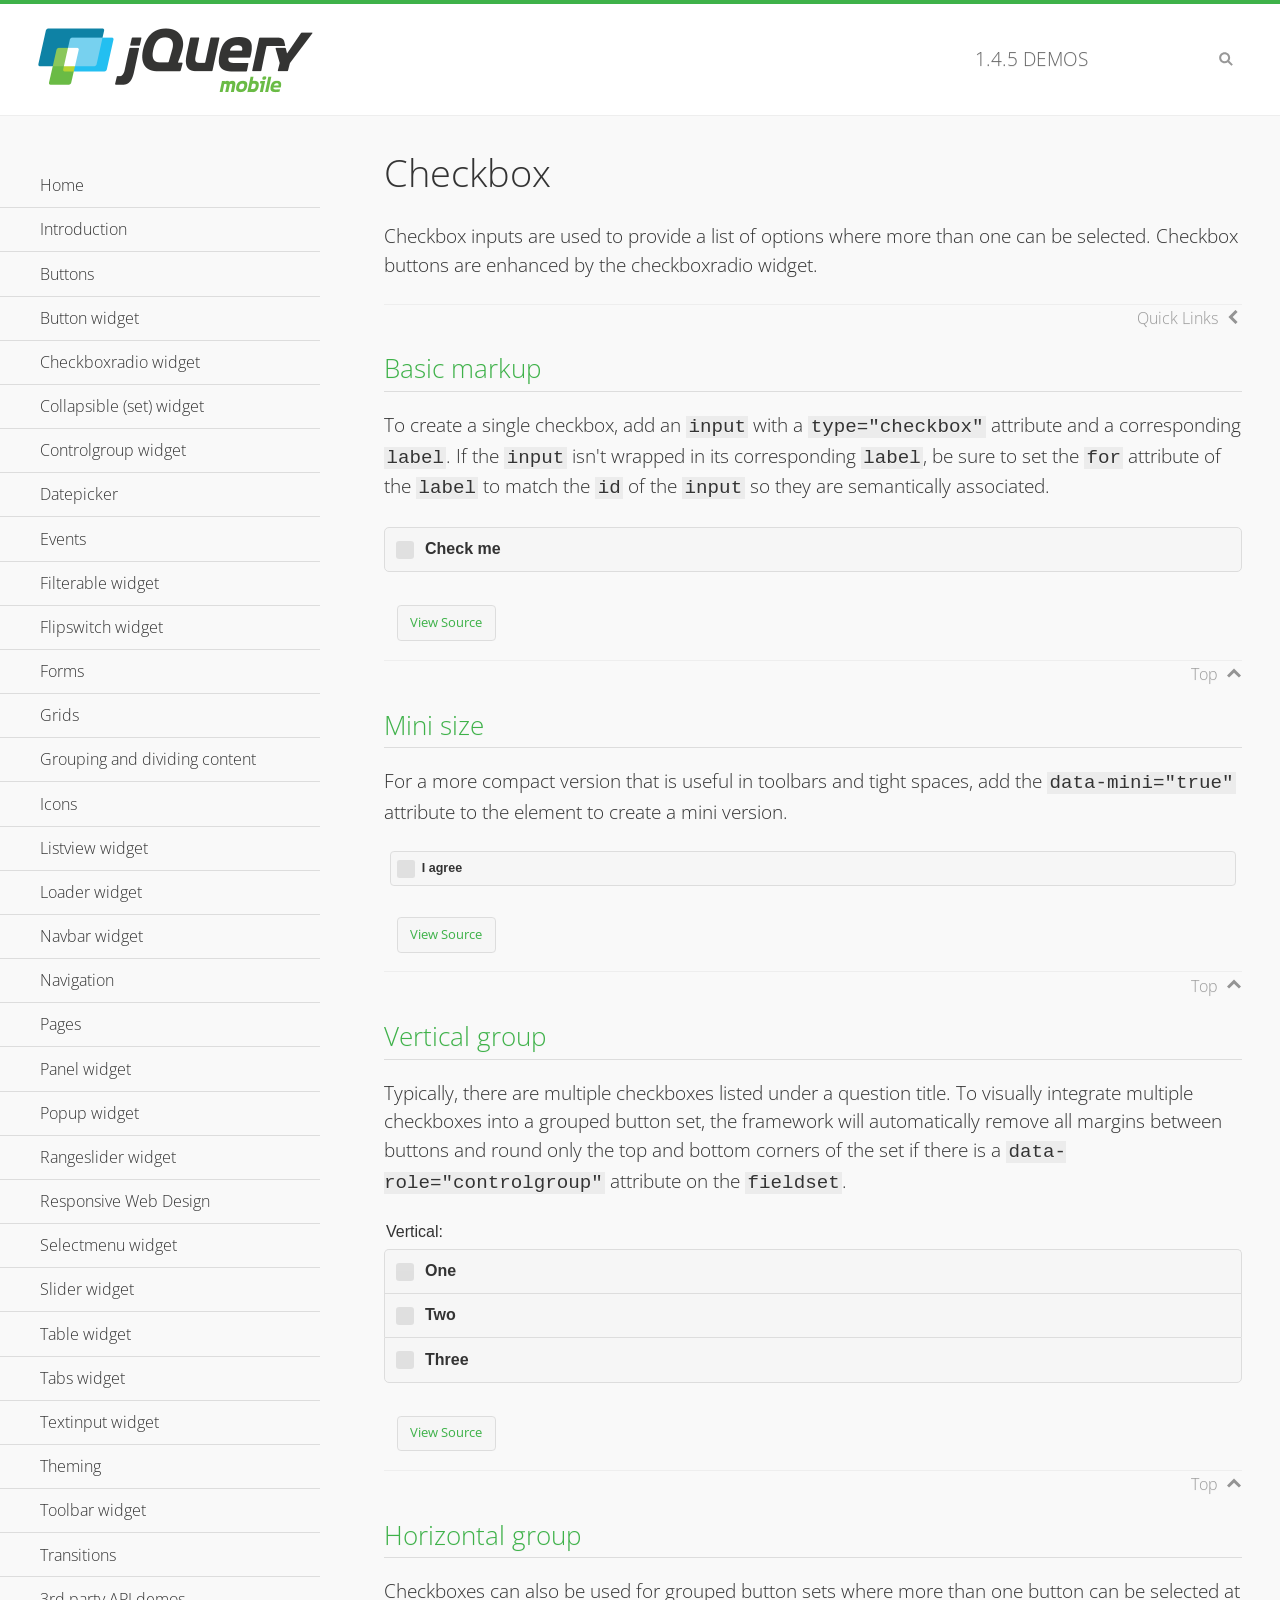
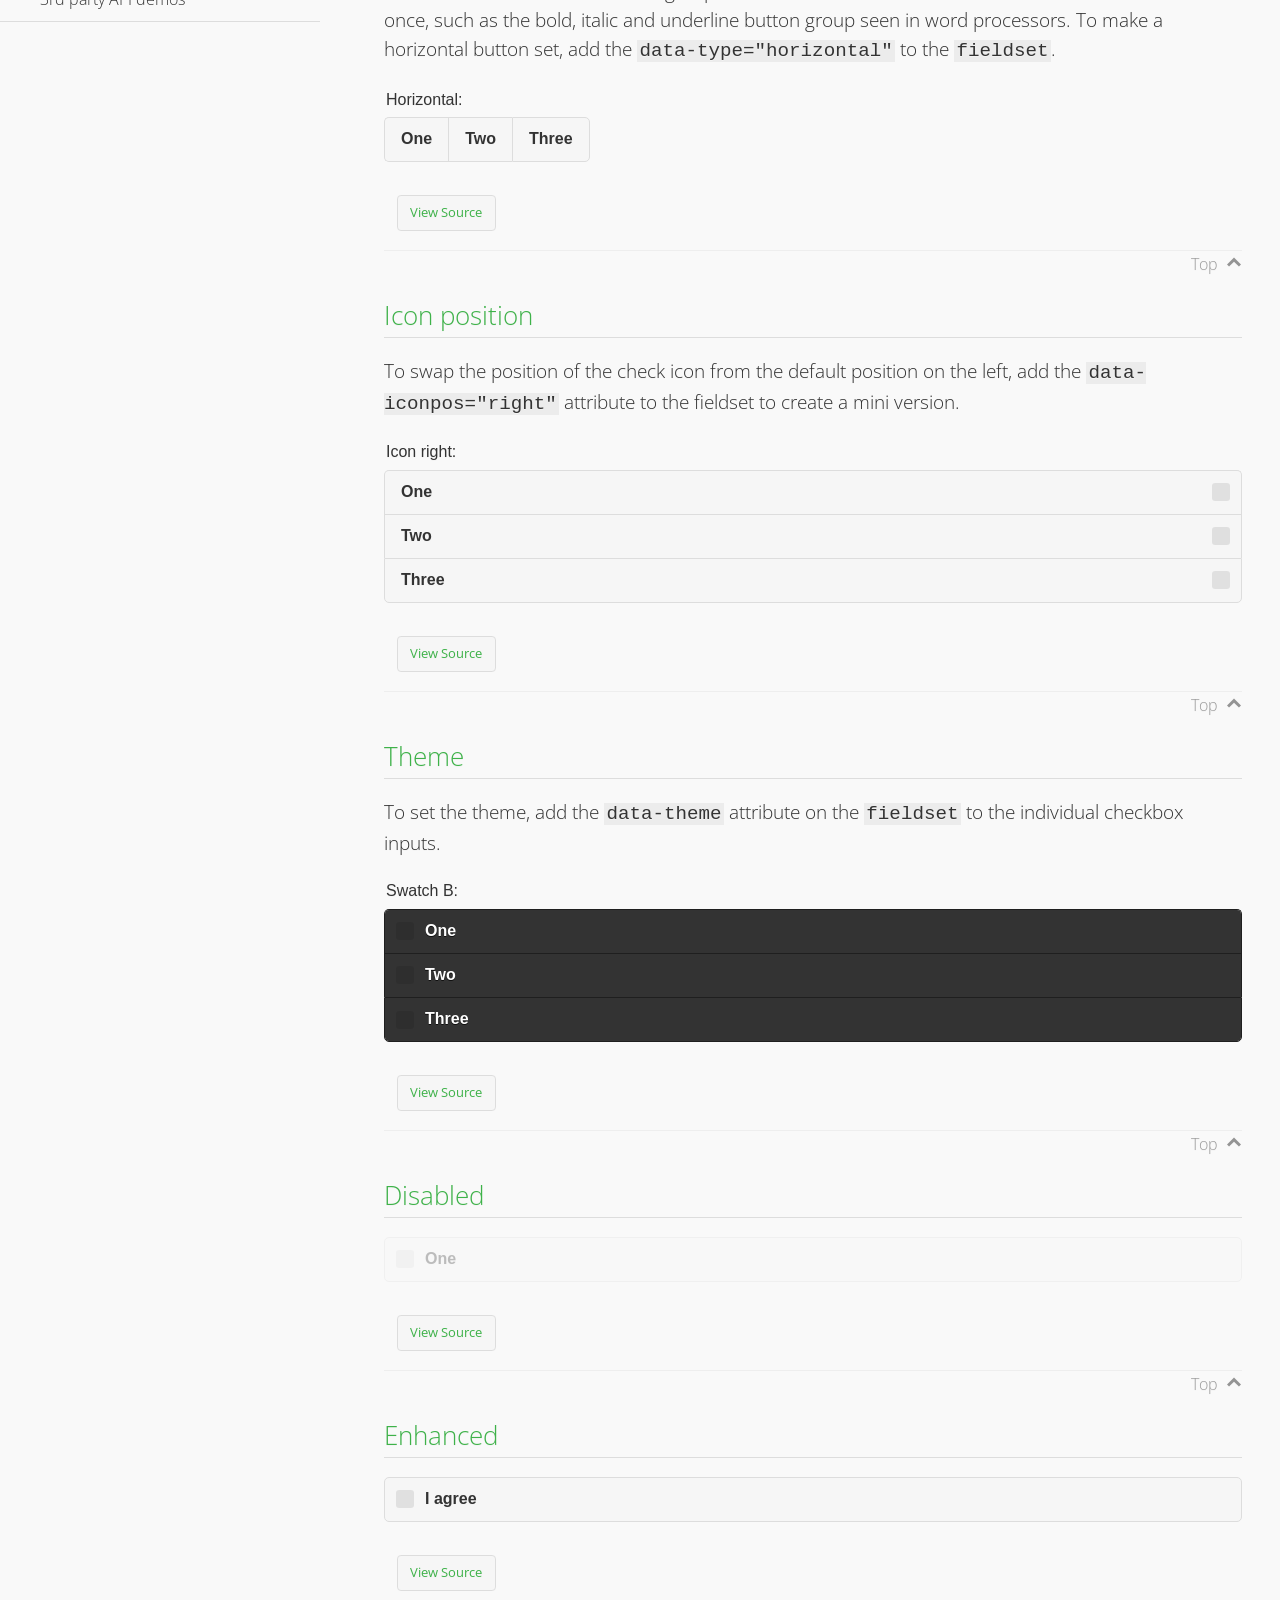
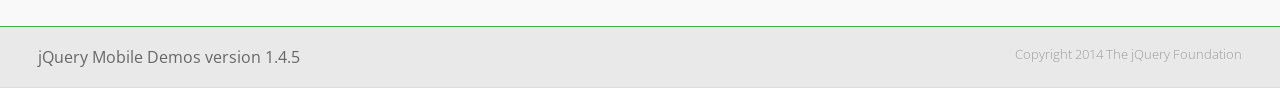
<file: jquery.mobile/demos/checkboxradio-checkbox/index.html>
<!DOCTYPE html>
<html>
<head>
	<meta charset="utf-8">
	<meta name="viewport" content="width=device-width, initial-scale=1">
	<title>Checkbox - jQuery Mobile Demos</title>
	<link rel="shortcut icon" href="../favicon.ico">
	<link rel="stylesheet" href="http://fonts.googleapis.com/css?family=Open+Sans:300,400,700">
	<link rel="stylesheet" href="../css/themes/default/jquery.mobile-1.4.5.min.css">
	<link rel="stylesheet" href="../_assets/css/jqm-demos.css">
	<script src="../js/jquery.js"></script>
	<script src="../_assets/js/index.js"></script>
	<script src="../js/jquery.mobile-1.4.5.min.js"></script>
</head>
<body>
<div data-role="page" class="jqm-demos" data-quicklinks="true">

	<div data-role="header" class="jqm-header">
		<h2><a href="../" title="jQuery Mobile Demos home"><img src="../_assets/img/jquery-logo.png" alt="jQuery Mobile"></a></h2>
		<p><span class="jqm-version"></span> Demos</p>
		<a href="#" class="jqm-navmenu-link ui-btn ui-btn-icon-notext ui-corner-all ui-icon-bars ui-nodisc-icon ui-alt-icon ui-btn-left">Menu</a>
		<a href="#" class="jqm-search-link ui-btn ui-btn-icon-notext ui-corner-all ui-icon-search ui-nodisc-icon ui-alt-icon ui-btn-right">Search</a>
	</div><!-- /header -->

	<div role="main" class="ui-content jqm-content">

		<h1>Checkbox</h1>

		<p>Checkbox inputs are used to provide a list of options where more than one can be selected. Checkbox buttons are enhanced by the checkboxradio widget.</p>

		<h2>Basic markup</h2>

		<p>To create a single checkbox, add an <code>input</code> with a <code>type="checkbox"</code> attribute and a corresponding <code>label</code>. If the <code>input</code> isn't wrapped in its corresponding <code>label</code>, be sure to set the <code>for</code> attribute of the <code>label</code> to match the <code>id</code> of the <code>input</code> so they are semantically associated.</p>

		<div data-demo-html="true">
			<form>
				<label>
					<input type="checkbox" name="checkbox-0 ">Check me
				</label>
			</form>
		</div><!--/demo-html -->

		<h2>Mini size</h2>

		<p>For a more compact version that is useful in toolbars and tight spaces, add the <code>data-mini="true"</code> attribute to the element to create a mini version. </p>

		<div data-demo-html="true">
			<form>
				<input type="checkbox" name="checkbox-mini-0" id="checkbox-mini-0" data-mini="true">
				<label for="checkbox-mini-0">I agree</label>
			</form>
		</div><!--/demo-html -->

		<h2>Vertical group</h2>

		<p>Typically, there are multiple checkboxes listed under a question title. To visually integrate multiple checkboxes into a grouped button set, the framework will automatically remove all margins between buttons and round only the top and bottom corners of the set if there is a <code> data-role="controlgroup"</code> attribute on the <code>fieldset</code>.</p>

		<div data-demo-html="true">
			<form>
				<fieldset data-role="controlgroup">
					<legend>Vertical:</legend>
					<input type="checkbox" name="checkbox-v-2a" id="checkbox-v-2a">
					<label for="checkbox-v-2a">One</label>
					<input type="checkbox" name="checkbox-v-2b" id="checkbox-v-2b">
					<label for="checkbox-v-2b">Two</label>
					<input type="checkbox" name="checkbox-v-2c" id="checkbox-v-2c">
					<label for="checkbox-v-2c">Three</label>
				</fieldset>
			</form>
		</div><!--/demo-html -->

		<h2>Horizontal group</h2>

		<p>Checkboxes can also be used for grouped button sets where more than one button can be selected at once, such as the bold, italic and underline button group seen in word processors. To make a horizontal button set, add the <code> data-type="horizontal"</code> to the <code>fieldset</code>.</p>

		<div data-demo-html="true">
			<form>
				<fieldset data-role="controlgroup" data-type="horizontal">
					<legend>Horizontal:</legend>
					<input type="checkbox" name="checkbox-h-2a" id="checkbox-h-2a">
					<label for="checkbox-h-2a">One</label>
					<input type="checkbox" name="checkbox-h-2b" id="checkbox-h-2b">
					<label for="checkbox-h-2b">Two</label>
					<input type="checkbox" name="checkbox-h-2c" id="checkbox-h-2c">
					<label for="checkbox-h-2c">Three</label>
				</fieldset>
			</form>
		</div><!--/demo-html -->

		<h2>Icon position</h2>

		<p>To swap the position of the check icon from the default position on the left, add the <code>data-iconpos="right"</code> attribute to the fieldset to create a mini version. </p>

		<div data-demo-html="true">
			<form>
				<fieldset data-role="controlgroup" data-iconpos="right">
					<legend>Icon right:</legend>
					<input type="checkbox" name="checkbox-h-6a" id="checkbox-h-6a">
					<label for="checkbox-h-6a">One</label>
					<input type="checkbox" name="checkbox-h-6b" id="checkbox-h-6b">
					<label for="checkbox-h-6b">Two</label>
					<input type="checkbox" name="checkbox-h-6c" id="checkbox-h-6c">
					<label for="checkbox-h-6c">Three</label>
				</fieldset>
			</form>
		</div><!--/demo-html -->

		<h2>Theme</h2>

		<p>To set the theme, add the <code>data-theme</code> attribute on the <code>fieldset</code> to the individual checkbox inputs.</p>

		<div data-demo-html="true">
			<form>
				<fieldset data-role="controlgroup">
					<legend>Swatch B:</legend>
					<input type="checkbox" name="checkbox-t-2a" id="checkbox-t-2a" data-theme="b">
					<label for="checkbox-t-2a">One</label>
					<input type="checkbox" name="checkbox-t-2b" id="checkbox-t-2b" data-theme="b">
					<label for="checkbox-t-2b">Two</label>
					<input type="checkbox" name="checkbox-t-2c" id="checkbox-t-2c" data-theme="b">
					<label for="checkbox-t-2c">Three</label>
				</fieldset>
			</form>
		</div><!--/demo-html -->

		<h2>Disabled</h2>

		<div data-demo-html="true">
			<form>
				<input disabled type="checkbox" name="checkbox-t-3a" id="checkbox-t-3a" data-theme="a">
				<label for="checkbox-t-3a">One</label>
			</form>
		</div><!--/demo-html -->

		<h2>Enhanced</h2>

		<div data-demo-html="true">
			<div class="ui-checkbox">
				<label for="checkbox-enhanced" class="ui-btn ui-corner-all ui-btn-inherit ui-btn-icon-left ui-checkbox-off">I agree</label>
				<input type="checkbox" name="checkbox-enhanced" id="checkbox-enhanced" data-enhanced="true">
			</div>
		</div><!--/demo-html -->

	</div><!-- /content -->
	    <div data-role="panel" class="jqm-navmenu-panel" data-position="left" data-display="overlay" data-theme="a">
	    	<ul class="jqm-list ui-alt-icon ui-nodisc-icon">
<li data-filtertext="demos homepage" data-icon="home"><a href=".././">Home</a></li>
<li data-filtertext="introduction overview getting started"><a href="../intro/" data-ajax="false">Introduction</a></li>
<li data-filtertext="buttons button markup buttonmarkup method anchor link button element"><a href="../button-markup/" data-ajax="false">Buttons</a></li>
<li data-filtertext="form button widget input button submit reset"><a href="../button/" data-ajax="false">Button widget</a></li>
<li data-role="collapsible" data-enhanced="true" data-collapsed-icon="carat-d" data-expanded-icon="carat-u" data-iconpos="right" data-inset="false" class="ui-collapsible ui-collapsible-themed-content ui-collapsible-collapsed">
	<h3 class="ui-collapsible-heading ui-collapsible-heading-collapsed">
		<a href="#" class="ui-collapsible-heading-toggle ui-btn ui-btn-icon-right ui-btn-inherit ui-icon-carat-d">
		    Checkboxradio widget<span class="ui-collapsible-heading-status"> click to expand contents</span>
		</a>
	</h3>
	<div class="ui-collapsible-content ui-body-inherit ui-collapsible-content-collapsed" aria-hidden="true">
		<ul>
			<li data-filtertext="form checkboxradio widget checkbox input checkboxes controlgroups"><a href="../checkboxradio-checkbox/" data-ajax="false">Checkboxes</a></li>
			<li data-filtertext="form checkboxradio widget radio input radio buttons controlgroups"><a href="../checkboxradio-radio/" data-ajax="false">Radio buttons</a></li>
		</ul>
	</div>
</li>
<li data-role="collapsible" data-enhanced="true" data-collapsed-icon="carat-d" data-expanded-icon="carat-u" data-iconpos="right" data-inset="false" class="ui-collapsible ui-collapsible-themed-content ui-collapsible-collapsed">
	<h3 class="ui-collapsible-heading ui-collapsible-heading-collapsed">
		<a href="#" class="ui-collapsible-heading-toggle ui-btn ui-btn-icon-right ui-btn-inherit ui-icon-carat-d">
			Collapsible (set) widget<span class="ui-collapsible-heading-status"> click to expand contents</span>
		</a>
	</h3>
	<div class="ui-collapsible-content ui-body-inherit ui-collapsible-content-collapsed" aria-hidden="true">
		<ul>
			<li data-filtertext="collapsibles content formatting"><a href="../collapsible/" data-ajax="false">Collapsible</a></li>
			<li data-filtertext="dynamic collapsible set accordion append expand"><a href="../collapsible-dynamic/" data-ajax="false">Dynamic collapsibles</a></li>
			<li data-filtertext="accordions collapsible set widget content formatting grouped collapsibles"><a href="../collapsibleset/" data-ajax="false">Collapsible set</a></li>
		</ul>
	</div>
</li>
<li data-role="collapsible" data-enhanced="true" data-collapsed-icon="carat-d" data-expanded-icon="carat-u" data-iconpos="right" data-inset="false" class="ui-collapsible ui-collapsible-themed-content ui-collapsible-collapsed">
	<h3 class="ui-collapsible-heading ui-collapsible-heading-collapsed">
		<a href="#" class="ui-collapsible-heading-toggle ui-btn ui-btn-icon-right ui-btn-inherit ui-icon-carat-d">
			Controlgroup widget<span class="ui-collapsible-heading-status"> click to expand contents</span>
		</a>
	</h3>
	<div class="ui-collapsible-content ui-body-inherit ui-collapsible-content-collapsed" aria-hidden="true">
		<ul>
			<li data-filtertext="controlgroups selectmenu checkboxradio input grouped buttons horizontal vertical"><a href="../controlgroup/" data-ajax="false">Controlgroup</a></li>
			<li data-filtertext="dynamic controlgroup dynamically add buttons"><a href="../controlgroup-dynamic/" data-ajax="false">Dynamic controlgroups</a></li>
		</ul>
	</div>
</li>
<li data-filtertext="form datepicker widget date input"><a href="../datepicker/" data-ajax="false">Datepicker</a></li>
<li data-role="collapsible" data-enhanced="true" data-collapsed-icon="carat-d" data-expanded-icon="carat-u" data-iconpos="right" data-inset="false" class="ui-collapsible ui-collapsible-themed-content ui-collapsible-collapsed">
	<h3 class="ui-collapsible-heading ui-collapsible-heading-collapsed">
		<a href="#" class="ui-collapsible-heading-toggle ui-btn ui-btn-icon-right ui-btn-inherit ui-icon-carat-d">
			Events<span class="ui-collapsible-heading-status"> click to expand contents</span>
		</a>
	</h3>
	<div class="ui-collapsible-content ui-body-inherit ui-collapsible-content-collapsed" aria-hidden="true">
		<ul>
			<li data-filtertext="swipe to delete list items listviews swipe events"><a href="../swipe-list/" data-ajax="false">Swipe list items</a></li>
			<li data-filtertext="swipe to navigate swipe page navigation swipe events"><a href="../swipe-page/" data-ajax="false">Swipe page navigation</a></li>
		</ul>
	</div>
</li>
<li data-filtertext="filterable filter elements sorting searching listview table"><a href="../filterable/" data-ajax="false">Filterable widget</a></li>
<li data-filtertext="form flipswitch widget flip toggle switch binary select checkbox input"><a href="../flipswitch/" data-ajax="false">Flipswitch widget</a></li>
<li data-role="collapsible" data-enhanced="true" data-collapsed-icon="carat-d" data-expanded-icon="carat-u" data-iconpos="right" data-inset="false" class="ui-collapsible ui-collapsible-themed-content ui-collapsible-collapsed">
	<h3 class="ui-collapsible-heading ui-collapsible-heading-collapsed">
		<a href="#" class="ui-collapsible-heading-toggle ui-btn ui-btn-icon-right ui-btn-inherit ui-icon-carat-d">
			Forms<span class="ui-collapsible-heading-status"> click to expand contents</span>
		</a>
	</h3>
	<div class="ui-collapsible-content ui-body-inherit ui-collapsible-content-collapsed" aria-hidden="true">
		<ul>
			<li data-filtertext="forms text checkbox radio range button submit reset inputs selects textarea slider flipswitch label form elements"><a href="../forms/" data-ajax="false">Forms</a></li>
			<li data-filtertext="form hide labels hidden accessible ui-hidden-accessible forms"><a href="../forms-label-hidden-accessible/" data-ajax="false">Hide labels</a></li>
			<li data-filtertext="form field containers fieldcontain ui-field-contain forms"><a href="../forms-field-contain/" data-ajax="false">Field containers</a></li>
			<li data-filtertext="forms disabled form elements"><a href="../forms-disabled/" data-ajax="false">Forms disabled</a></li>
			<li data-filtertext="forms gallery examples overview forms text checkbox radio range button submit reset inputs selects textarea slider flipswitch label form elements"><a href="../forms-gallery/" data-ajax="false">Forms gallery</a></li>
		</ul>
	</div>
</li>
<li data-role="collapsible" data-enhanced="true" data-collapsed-icon="carat-d" data-expanded-icon="carat-u" data-iconpos="right" data-inset="false" class="ui-collapsible ui-collapsible-themed-content ui-collapsible-collapsed">
	<h3 class="ui-collapsible-heading ui-collapsible-heading-collapsed">
		<a href="#" class="ui-collapsible-heading-toggle ui-btn ui-btn-icon-right ui-btn-inherit ui-icon-carat-d">
			Grids<span class="ui-collapsible-heading-status"> click to expand contents</span>
		</a>
	</h3>
	<div class="ui-collapsible-content ui-body-inherit ui-collapsible-content-collapsed" aria-hidden="true">
		<ul>
			<li data-filtertext="grids columns blocks content formatting rwd responsive css framework"><a href="../grids/" data-ajax="false">Grids</a></li>
			<li data-filtertext="buttons in grids css framework"><a href="../grids-buttons/" data-ajax="false">Buttons in grids</a></li>
			<li data-filtertext="custom responsive grids rwd css framework"><a href="../grids-custom-responsive/" data-ajax="false">Custom responsive grids</a></li>
		</ul>
	</div>
</li>
<li data-filtertext="blocks content formatting sections heading"><a href="../body-bar-classes/" data-ajax="false">Grouping and dividing content</a></li>
<li data-role="collapsible" data-enhanced="true" data-collapsed-icon="carat-d" data-expanded-icon="carat-u" data-iconpos="right" data-inset="false" class="ui-collapsible ui-collapsible-themed-content ui-collapsible-collapsed">
	<h3 class="ui-collapsible-heading ui-collapsible-heading-collapsed">
		<a href="#" class="ui-collapsible-heading-toggle ui-btn ui-btn-icon-right ui-btn-inherit ui-icon-carat-d">
			Icons<span class="ui-collapsible-heading-status"> click to expand contents</span>
		</a>
	</h3>
	<div class="ui-collapsible-content ui-body-inherit ui-collapsible-content-collapsed" aria-hidden="true">
		<ul>
			<li data-filtertext="button icons svg disc alt custom icon position"><a href="../icons/" data-ajax="false">Icons</a></li>
			<li data-filtertext=""><a href="../icons-grunticon/" data-ajax="false">Grunticon loader</a></li>
		</ul>
	</div>
</li>
<li data-role="collapsible" data-enhanced="true" data-collapsed-icon="carat-d" data-expanded-icon="carat-u" data-iconpos="right" data-inset="false" class="ui-collapsible ui-collapsible-themed-content ui-collapsible-collapsed">
	<h3 class="ui-collapsible-heading ui-collapsible-heading-collapsed">
		<a href="#" class="ui-collapsible-heading-toggle ui-btn ui-btn-icon-right ui-btn-inherit ui-icon-carat-d">
			Listview widget<span class="ui-collapsible-heading-status"> click to expand contents</span>
		</a>
	</h3>
	<div class="ui-collapsible-content ui-body-inherit ui-collapsible-content-collapsed" aria-hidden="true">
		<ul>
			<li data-filtertext="listview widget thumbnails icons nested split button collapsible ul ol"><a href="../listview/" data-ajax="false">Listview</a></li>
			<li data-filtertext="autocomplete filterable reveal listview filtertextbeforefilter placeholder"><a href="../listview-autocomplete/" data-ajax="false">Listview autocomplete</a></li>
			<li data-filtertext="autocomplete filterable reveal listview remote data filtertextbeforefilter placeholder"><a href="../listview-autocomplete-remote/" data-ajax="false">Listview autocomplete remote data</a></li>
			<li data-filtertext="autodividers anchor jump scroll linkbars listview lists ul ol"><a href="../listview-autodividers-linkbar/" data-ajax="false">Listview autodividers linkbar</a></li>
			<li data-filtertext="listview autodividers selector autodividersselector lists ul ol"><a href="../listview-autodividers-selector/" data-ajax="false">Listview autodividers selector</a></li>
			<li data-filtertext="listview nested list items"><a href="../listview-nested-lists/" data-ajax="false">Nested Listviews</a></li>
			<li data-filtertext="listview collapsible list items flat"><a href="../listview-collapsible-item-flat/" data-ajax="false">Listview collapsible list items (flat)</a></li>
			<li data-filtertext="listview collapsible list indented"><a href="../listview-collapsible-item-indented/" data-ajax="false">Listview collapsible list items (indented)</a></li>
			<li data-filtertext="grid listview responsive grids responsive listviews lists ul"><a href="../listview-grid/" data-ajax="false">Listview responsive grid</a></li>
		</ul>
	</div>
</li>
<li data-filtertext="loader widget page loading navigation overlay spinner"><a href="../loader/" data-ajax="false">Loader widget</a></li>
<li data-filtertext="navbar widget navmenu toolbars header footer"><a href="../navbar/" data-ajax="false">Navbar widget</a></li>
<li data-role="collapsible" data-enhanced="true" data-collapsed-icon="carat-d" data-expanded-icon="carat-u" data-iconpos="right" data-inset="false" class="ui-collapsible ui-collapsible-themed-content ui-collapsible-collapsed">
	<h3 class="ui-collapsible-heading ui-collapsible-heading-collapsed">
		<a href="#" class="ui-collapsible-heading-toggle ui-btn ui-btn-icon-right ui-btn-inherit ui-icon-carat-d">
			Navigation<span class="ui-collapsible-heading-status"> click to expand contents</span>
		</a>
	</h3>
	<div class="ui-collapsible-content ui-body-inherit ui-collapsible-content-collapsed" aria-hidden="true">
		<ul>
			<li data-filtertext="ajax navigation navigate widget history event method"><a href="../navigation/" data-ajax="false">Navigation</a></li>
			<li data-filtertext="linking pages page links navigation ajax prefetch cache"><a href="../navigation-linking-pages/" data-ajax="false">Linking pages</a></li>
			<!-- <li data-filtertext="php redirect server redirection server-side navigation"><a href="../navigation-php-redirect/" data-ajax="false">PHP redirect demo</a></li>-->
			<li data-filtertext="navigation redirection hash query"><a href="../navigation-hash-processing/" data-ajax="false">Hash processing demo</a></li>
			<li data-filtertext="navigation redirection hash query"><a href="../page-events/" data-ajax="false">Page Navigation Events</a></li>
		</ul>
	</div>
</li>
<li data-role="collapsible" data-enhanced="true" data-collapsed-icon="carat-d" data-expanded-icon="carat-u" data-iconpos="right" data-inset="false" class="ui-collapsible ui-collapsible-themed-content ui-collapsible-collapsed">
	<h3 class="ui-collapsible-heading ui-collapsible-heading-collapsed">
		<a href="#" class="ui-collapsible-heading-toggle ui-btn ui-btn-icon-right ui-btn-inherit ui-icon-carat-d">
			Pages<span class="ui-collapsible-heading-status"> click to expand contents</span>
		</a>
	</h3>
	<div class="ui-collapsible-content ui-body-inherit ui-collapsible-content-collapsed" aria-hidden="true">
		<ul>
			<li data-filtertext="pages page widget ajax navigation"><a href="../pages/" data-ajax="false">Pages</a></li>
			<li data-filtertext="single page"><a href="../pages-single-page/" data-ajax="false">Single page</a></li>
			<li data-filtertext="multipage multi-page page"><a href="../pages-multi-page/" data-ajax="false">Multi-page template</a></li>
			<li data-filtertext="dialog page widget modal popup"><a href="../pages-dialog/" data-ajax="false">Dialog page</a></li>
		</ul>
	</div>
</li>
<li data-role="collapsible" data-enhanced="true" data-collapsed-icon="carat-d" data-expanded-icon="carat-u" data-iconpos="right" data-inset="false" class="ui-collapsible ui-collapsible-themed-content ui-collapsible-collapsed">
	<h3 class="ui-collapsible-heading ui-collapsible-heading-collapsed">
		<a href="#" class="ui-collapsible-heading-toggle ui-btn ui-btn-icon-right ui-btn-inherit ui-icon-carat-d">
			Panel widget<span class="ui-collapsible-heading-status"> click to expand contents</span>
		</a>
	</h3>
	<div class="ui-collapsible-content ui-body-inherit ui-collapsible-content-collapsed" aria-hidden="true">
		<ul>
			<li data-filtertext="panel widget sliding panels reveal push overlay responsive"><a href="../panel/" data-ajax="false">Panel</a></li>
			<li data-filtertext=""><a href="../panel-external/" data-ajax="false">External panels</a></li>
			<li data-filtertext="panel "><a href="../panel-fixed/" data-ajax="false">Fixed panels</a></li>
			<li data-filtertext="panel slide panels sliding panels shadow rwd responsive breakpoint"><a href="../panel-responsive/" data-ajax="false">Panels responsive</a></li>
			<li data-filtertext="panel custom style custom panel width reveal shadow listview panel styling page background wrapper"><a href="../panel-styling/" data-ajax="false">Custom panel style</a></li>
			<li data-filtertext="panel open on swipe"><a href="../panel-swipe-open/" data-ajax="false">Panel open on swipe</a></li>
			<li data-filtertext="panels outside page internal external toolbars"><a href="../panel-external-internal/" data-ajax="false">Panel external and internal</a></li>
		</ul>
	</div>
</li>
<li data-role="collapsible" data-enhanced="true" data-collapsed-icon="carat-d" data-expanded-icon="carat-u" data-iconpos="right" data-inset="false" class="ui-collapsible ui-collapsible-themed-content ui-collapsible-collapsed">
	<h3 class="ui-collapsible-heading ui-collapsible-heading-collapsed">
		<a href="#" class="ui-collapsible-heading-toggle ui-btn ui-btn-icon-right ui-btn-inherit ui-icon-carat-d">
			Popup widget<span class="ui-collapsible-heading-status"> click to expand contents</span>
		</a>
	</h3>
	<div class="ui-collapsible-content ui-body-inherit ui-collapsible-content-collapsed" aria-hidden="true">
		<ul>
			<li data-filtertext="popup widget popups dialog modal transition tooltip lightbox form overlay screen flip pop fade transition"><a href="../popup/" data-ajax="false">Popup</a></li>
			<li data-filtertext="popup alignment position"><a href="../popup-alignment/" data-ajax="false">Popup alignment</a></li>
			<li data-filtertext="popup arrow size popups popover"><a href="../popup-arrow-size/" data-ajax="false">Popup arrow size</a></li>
			<li data-filtertext="dynamic popups popup images lightbox"><a href="../popup-dynamic/" data-ajax="false">Dynamic popups</a></li>
			<li data-filtertext="popups with iframes scaling"><a href="../popup-iframe/" data-ajax="false">Popups with iframes</a></li>
			<li data-filtertext="popup image scaling"><a href="../popup-image-scaling/" data-ajax="false">Popup image scaling</a></li>
			<li data-filtertext="external popup outside multi-page"><a href="../popup-outside-multipage/" data-ajax="false">Popup outside multi-page</a></li>
		</ul>
	</div>
</li>
<li data-filtertext="form rangeslider widget dual sliders dual handle sliders range input"><a href="../rangeslider/" data-ajax="false">Rangeslider widget</a></li>
<li data-filtertext="responsive web design rwd adaptive progressive enhancement PE accessible mobile breakpoints media query media queries"><a href="../rwd/" data-ajax="false">Responsive Web Design</a></li>
<li data-role="collapsible" data-enhanced="true" data-collapsed-icon="carat-d" data-expanded-icon="carat-u" data-iconpos="right" data-inset="false" class="ui-collapsible ui-collapsible-themed-content ui-collapsible-collapsed">
	<h3 class="ui-collapsible-heading ui-collapsible-heading-collapsed">
		<a href="#" class="ui-collapsible-heading-toggle ui-btn ui-btn-icon-right ui-btn-inherit ui-icon-carat-d">
			Selectmenu widget<span class="ui-collapsible-heading-status"> click to expand contents</span>
		</a>
	</h3>
	<div class="ui-collapsible-content ui-body-inherit ui-collapsible-content-collapsed" aria-hidden="true">
		<ul>
			<li data-filtertext="form selectmenu widget select input custom select menu selects"><a href="../selectmenu/" data-ajax="false">Selectmenu</a></li>
			<li data-filtertext="form custom select menu selectmenu widget custom menu option optgroup multiple selects"><a href="../selectmenu-custom/" data-ajax="false">Custom select menu</a></li>
			<li data-filtertext="filterable select filter popup dialog"><a href="../selectmenu-custom-filter/" data-ajax="false">Custom select menu with filter</a></li>
		</ul>
	</div>
</li>
<li data-role="collapsible" data-enhanced="true" data-collapsed-icon="carat-d" data-expanded-icon="carat-u" data-iconpos="right" data-inset="false" class="ui-collapsible ui-collapsible-themed-content ui-collapsible-collapsed">
	<h3 class="ui-collapsible-heading ui-collapsible-heading-collapsed">
		<a href="#" class="ui-collapsible-heading-toggle ui-btn ui-btn-icon-right ui-btn-inherit ui-icon-carat-d">
			Slider widget<span class="ui-collapsible-heading-status"> click to expand contents</span>
		</a>
	</h3>
	<div class="ui-collapsible-content ui-body-inherit ui-collapsible-content-collapsed" aria-hidden="true">
		<ul>
			<li data-filtertext="form slider widget range input single sliders"><a href="../slider/" data-ajax="false">Slider</a></li>
			<li data-filtertext="form slider widget flipswitch slider binary select flip toggle switch"><a href="../slider-flipswitch/" data-ajax="false">Slider flip toggle switch</a></li>
			<li data-filtertext="form slider tooltip handle value input range sliders"><a href="../slider-tooltip/" data-ajax="false">Slider tooltip</a></li>
		</ul>
	</div>
</li>
<li data-role="collapsible" data-enhanced="true" data-collapsed-icon="carat-d" data-expanded-icon="carat-u" data-iconpos="right" data-inset="false" class="ui-collapsible ui-collapsible-themed-content ui-collapsible-collapsed">
	<h3 class="ui-collapsible-heading ui-collapsible-heading-collapsed">
		<a href="#" class="ui-collapsible-heading-toggle ui-btn ui-btn-icon-right ui-btn-inherit ui-icon-carat-d">
			Table widget<span class="ui-collapsible-heading-status"> click to expand contents</span>
		</a>
	</h3>
	<div class="ui-collapsible-content ui-body-inherit ui-collapsible-content-collapsed" aria-hidden="true">
		<ul>
			<li data-filtertext="table widget reflow column toggle th td responsive tables rwd hide show tabular"><a href="../table-column-toggle/" data-ajax="false">Table Column Toggle</a></li>
			<li data-filtertext="table column toggle phone comparison demo"><a href="../table-column-toggle-example/" data-ajax="false">Table Column Toggle demo</a></li>
			<li data-filtertext="responsive tables table column toggle heading groups rwd breakpoint"><a href="../table-column-toggle-heading-groups/" data-ajax="false">Table Column Toggle heading groups</a></li>
			<li data-filtertext="responsive tables table column toggle hide rwd breakpoint customization options"><a href="../table-column-toggle-options/" data-ajax="false">Table Column Toggle options</a></li>
			<li data-filtertext="table reflow th td responsive rwd columns tabular"><a href="../table-reflow/" data-ajax="false">Table Reflow</a></li>
			<li data-filtertext="responsive tables table reflow heading groups rwd breakpoint"><a href="../table-reflow-heading-groups/" data-ajax="false">Table Reflow heading groups</a></li>
			<li data-filtertext="responsive tables table reflow stripes strokes table style"><a href="../table-reflow-stripes-strokes/" data-ajax="false">Table Reflow stripes and strokes</a></li>
			<li data-filtertext="responsive tables table reflow stack custom styles"><a href="../table-reflow-styling/" data-ajax="false">Table Reflow custom styles</a></li>
		</ul>
	</div>
</li>
<li data-filtertext="ui tabs widget"><a href="../tabs/" data-ajax="false">Tabs widget</a></li>
<li data-filtertext="form textinput widget text input textarea number date time tel email file color password"><a href="../textinput/" data-ajax="false">Textinput widget</a></li>
<li data-role="collapsible" data-enhanced="true" data-collapsed-icon="carat-d" data-expanded-icon="carat-u" data-iconpos="right" data-inset="false" class="ui-collapsible ui-collapsible-themed-content ui-collapsible-collapsed">
	<h3 class="ui-collapsible-heading ui-collapsible-heading-collapsed">
		<a href="#" class="ui-collapsible-heading-toggle ui-btn ui-btn-icon-right ui-btn-inherit ui-icon-carat-d">
			Theming<span class="ui-collapsible-heading-status"> click to expand contents</span>
		</a>
	</h3>
	<div class="ui-collapsible-content ui-body-inherit ui-collapsible-content-collapsed" aria-hidden="true">
		<ul>
			<li data-filtertext="default theme swatches theming style css"><a href="../theme-default/" data-ajax="false">Default theme</a></li>
			<li data-filtertext="classic theme old theme swatches theming style css"><a href="../theme-classic/" data-ajax="false">Classic theme</a></li>
		</ul>
	</div>
</li>
<li data-role="collapsible" data-enhanced="true" data-collapsed-icon="carat-d" data-expanded-icon="carat-u" data-iconpos="right" data-inset="false" class="ui-collapsible ui-collapsible-themed-content ui-collapsible-collapsed">
	<h3 class="ui-collapsible-heading ui-collapsible-heading-collapsed">
		<a href="#" class="ui-collapsible-heading-toggle ui-btn ui-btn-icon-right ui-btn-inherit ui-icon-carat-d">
			Toolbar widget<span class="ui-collapsible-heading-status"> click to expand contents</span>
		</a>
	</h3>
	<div class="ui-collapsible-content ui-body-inherit ui-collapsible-content-collapsed" aria-hidden="true">
		<ul>
			<li data-filtertext="toolbar widget header footer toolbars fixed fullscreen external sections"><a href="../toolbar/" data-ajax="false">Toolbar</a></li>
			<li data-filtertext="dynamic toolbars dynamically add toolbar header footer"><a href="../toolbar-dynamic/" data-ajax="false">Dynamic toolbars</a></li>
			<li data-filtertext="external toolbars header footer"><a href="../toolbar-external/" data-ajax="false">External toolbars</a></li>
			<li data-filtertext="fixed toolbars header footer"><a href="../toolbar-fixed/" data-ajax="false">Fixed toolbars</a></li>
			<li data-filtertext="fixed fullscreen toolbars header footer"><a href="../toolbar-fixed-fullscreen/" data-ajax="false">Fullscreen toolbars</a></li>
			<li data-filtertext="external fixed toolbars header footer"><a href="../toolbar-fixed-external/" data-ajax="false">Fixed external toolbars</a></li>
			<li data-filtertext="external persistent toolbars header footer navbar navmenu"><a href="../toolbar-fixed-persistent/" data-ajax="false">Persistent toolbars</a></li>
			<li data-filtertext="external ajax optimized toolbars persistent toolbars header footer navbar"><a href="../toolbar-fixed-persistent-optimized/" data-ajax="false">Ajax optimized toolbars</a></li>
			<li data-filtertext="form in toolbars header footer"><a href="../toolbar-fixed-forms/" data-ajax="false">Form in toolbar</a></li>
		</ul>
	</div>
</li>
<li data-filtertext="page transitions animated pages popup navigation flip slide fade pop"><a href="../transitions/" data-ajax="false">Transitions</a></li>
<li data-role="collapsible" data-enhanced="true" data-collapsed-icon="carat-d" data-expanded-icon="carat-u" data-iconpos="right" data-inset="false" class="ui-collapsible ui-collapsible-themed-content ui-collapsible-collapsed">
	<h3 class="ui-collapsible-heading ui-collapsible-heading-collapsed">
		<a href="#" class="ui-collapsible-heading-toggle ui-btn ui-btn-icon-right ui-btn-inherit ui-icon-carat-d">
			3rd party API demos<span class="ui-collapsible-heading-status"> click to expand contents</span>
		</a>
	</h3>
	<div class="ui-collapsible-content ui-body-inherit ui-collapsible-content-collapsed" aria-hidden="true">
		<ul>
			<li data-filtertext="backbone requirejs navigation router"><a href="../backbone-requirejs/" data-ajax="false">Backbone RequireJS</a></li>
			<li data-filtertext="google maps geolocation demo"><a href="../map-geolocation/" data-ajax="false">Google Maps geolocation</a></li>
			<li data-filtertext="google maps hybrid"><a href="../map-list-toggle/" data-ajax="false">Google Maps list toggle</a></li>
		</ul>
	</div>
</li>



		     </ul>
		</div><!-- /panel -->


	<div data-role="footer" data-position="fixed" data-tap-toggle="false" class="jqm-footer">
		<p>jQuery Mobile Demos version <span class="jqm-version"></span></p>
		<p>Copyright 2014 The jQuery Foundation</p>
	</div><!-- /footer -->
	<!-- TODO: This should become an external panel so we can add input to markup (unique ID) -->
    <div data-role="panel" class="jqm-search-panel" data-position="right" data-display="overlay" data-theme="a">
		<div class="jqm-search">
			<ul class="jqm-list" data-filter-placeholder="Search demos..." data-filter-reveal="true">
<li data-filtertext="demos homepage" data-icon="home"><a href=".././">Home</a></li>
<li data-filtertext="introduction overview getting started"><a href="../intro/" data-ajax="false">Introduction</a></li>
<li data-filtertext="buttons button markup buttonmarkup method anchor link button element"><a href="../button-markup/" data-ajax="false">Buttons</a></li>
<li data-filtertext="form button widget input button submit reset"><a href="../button/" data-ajax="false">Button widget</a></li>
<li data-role="collapsible" data-enhanced="true" data-collapsed-icon="carat-d" data-expanded-icon="carat-u" data-iconpos="right" data-inset="false" class="ui-collapsible ui-collapsible-themed-content ui-collapsible-collapsed">
	<h3 class="ui-collapsible-heading ui-collapsible-heading-collapsed">
		<a href="#" class="ui-collapsible-heading-toggle ui-btn ui-btn-icon-right ui-btn-inherit ui-icon-carat-d">
		    Checkboxradio widget<span class="ui-collapsible-heading-status"> click to expand contents</span>
		</a>
	</h3>
	<div class="ui-collapsible-content ui-body-inherit ui-collapsible-content-collapsed" aria-hidden="true">
		<ul>
			<li data-filtertext="form checkboxradio widget checkbox input checkboxes controlgroups"><a href="../checkboxradio-checkbox/" data-ajax="false">Checkboxes</a></li>
			<li data-filtertext="form checkboxradio widget radio input radio buttons controlgroups"><a href="../checkboxradio-radio/" data-ajax="false">Radio buttons</a></li>
		</ul>
	</div>
</li>
<li data-role="collapsible" data-enhanced="true" data-collapsed-icon="carat-d" data-expanded-icon="carat-u" data-iconpos="right" data-inset="false" class="ui-collapsible ui-collapsible-themed-content ui-collapsible-collapsed">
	<h3 class="ui-collapsible-heading ui-collapsible-heading-collapsed">
		<a href="#" class="ui-collapsible-heading-toggle ui-btn ui-btn-icon-right ui-btn-inherit ui-icon-carat-d">
			Collapsible (set) widget<span class="ui-collapsible-heading-status"> click to expand contents</span>
		</a>
	</h3>
	<div class="ui-collapsible-content ui-body-inherit ui-collapsible-content-collapsed" aria-hidden="true">
		<ul>
			<li data-filtertext="collapsibles content formatting"><a href="../collapsible/" data-ajax="false">Collapsible</a></li>
			<li data-filtertext="dynamic collapsible set accordion append expand"><a href="../collapsible-dynamic/" data-ajax="false">Dynamic collapsibles</a></li>
			<li data-filtertext="accordions collapsible set widget content formatting grouped collapsibles"><a href="../collapsibleset/" data-ajax="false">Collapsible set</a></li>
		</ul>
	</div>
</li>
<li data-role="collapsible" data-enhanced="true" data-collapsed-icon="carat-d" data-expanded-icon="carat-u" data-iconpos="right" data-inset="false" class="ui-collapsible ui-collapsible-themed-content ui-collapsible-collapsed">
	<h3 class="ui-collapsible-heading ui-collapsible-heading-collapsed">
		<a href="#" class="ui-collapsible-heading-toggle ui-btn ui-btn-icon-right ui-btn-inherit ui-icon-carat-d">
			Controlgroup widget<span class="ui-collapsible-heading-status"> click to expand contents</span>
		</a>
	</h3>
	<div class="ui-collapsible-content ui-body-inherit ui-collapsible-content-collapsed" aria-hidden="true">
		<ul>
			<li data-filtertext="controlgroups selectmenu checkboxradio input grouped buttons horizontal vertical"><a href="../controlgroup/" data-ajax="false">Controlgroup</a></li>
			<li data-filtertext="dynamic controlgroup dynamically add buttons"><a href="../controlgroup-dynamic/" data-ajax="false">Dynamic controlgroups</a></li>
		</ul>
	</div>
</li>
<li data-filtertext="form datepicker widget date input"><a href="../datepicker/" data-ajax="false">Datepicker</a></li>
<li data-role="collapsible" data-enhanced="true" data-collapsed-icon="carat-d" data-expanded-icon="carat-u" data-iconpos="right" data-inset="false" class="ui-collapsible ui-collapsible-themed-content ui-collapsible-collapsed">
	<h3 class="ui-collapsible-heading ui-collapsible-heading-collapsed">
		<a href="#" class="ui-collapsible-heading-toggle ui-btn ui-btn-icon-right ui-btn-inherit ui-icon-carat-d">
			Events<span class="ui-collapsible-heading-status"> click to expand contents</span>
		</a>
	</h3>
	<div class="ui-collapsible-content ui-body-inherit ui-collapsible-content-collapsed" aria-hidden="true">
		<ul>
			<li data-filtertext="swipe to delete list items listviews swipe events"><a href="../swipe-list/" data-ajax="false">Swipe list items</a></li>
			<li data-filtertext="swipe to navigate swipe page navigation swipe events"><a href="../swipe-page/" data-ajax="false">Swipe page navigation</a></li>
		</ul>
	</div>
</li>
<li data-filtertext="filterable filter elements sorting searching listview table"><a href="../filterable/" data-ajax="false">Filterable widget</a></li>
<li data-filtertext="form flipswitch widget flip toggle switch binary select checkbox input"><a href="../flipswitch/" data-ajax="false">Flipswitch widget</a></li>
<li data-role="collapsible" data-enhanced="true" data-collapsed-icon="carat-d" data-expanded-icon="carat-u" data-iconpos="right" data-inset="false" class="ui-collapsible ui-collapsible-themed-content ui-collapsible-collapsed">
	<h3 class="ui-collapsible-heading ui-collapsible-heading-collapsed">
		<a href="#" class="ui-collapsible-heading-toggle ui-btn ui-btn-icon-right ui-btn-inherit ui-icon-carat-d">
			Forms<span class="ui-collapsible-heading-status"> click to expand contents</span>
		</a>
	</h3>
	<div class="ui-collapsible-content ui-body-inherit ui-collapsible-content-collapsed" aria-hidden="true">
		<ul>
			<li data-filtertext="forms text checkbox radio range button submit reset inputs selects textarea slider flipswitch label form elements"><a href="../forms/" data-ajax="false">Forms</a></li>
			<li data-filtertext="form hide labels hidden accessible ui-hidden-accessible forms"><a href="../forms-label-hidden-accessible/" data-ajax="false">Hide labels</a></li>
			<li data-filtertext="form field containers fieldcontain ui-field-contain forms"><a href="../forms-field-contain/" data-ajax="false">Field containers</a></li>
			<li data-filtertext="forms disabled form elements"><a href="../forms-disabled/" data-ajax="false">Forms disabled</a></li>
			<li data-filtertext="forms gallery examples overview forms text checkbox radio range button submit reset inputs selects textarea slider flipswitch label form elements"><a href="../forms-gallery/" data-ajax="false">Forms gallery</a></li>
		</ul>
	</div>
</li>
<li data-role="collapsible" data-enhanced="true" data-collapsed-icon="carat-d" data-expanded-icon="carat-u" data-iconpos="right" data-inset="false" class="ui-collapsible ui-collapsible-themed-content ui-collapsible-collapsed">
	<h3 class="ui-collapsible-heading ui-collapsible-heading-collapsed">
		<a href="#" class="ui-collapsible-heading-toggle ui-btn ui-btn-icon-right ui-btn-inherit ui-icon-carat-d">
			Grids<span class="ui-collapsible-heading-status"> click to expand contents</span>
		</a>
	</h3>
	<div class="ui-collapsible-content ui-body-inherit ui-collapsible-content-collapsed" aria-hidden="true">
		<ul>
			<li data-filtertext="grids columns blocks content formatting rwd responsive css framework"><a href="../grids/" data-ajax="false">Grids</a></li>
			<li data-filtertext="buttons in grids css framework"><a href="../grids-buttons/" data-ajax="false">Buttons in grids</a></li>
			<li data-filtertext="custom responsive grids rwd css framework"><a href="../grids-custom-responsive/" data-ajax="false">Custom responsive grids</a></li>
		</ul>
	</div>
</li>
<li data-filtertext="blocks content formatting sections heading"><a href="../body-bar-classes/" data-ajax="false">Grouping and dividing content</a></li>
<li data-role="collapsible" data-enhanced="true" data-collapsed-icon="carat-d" data-expanded-icon="carat-u" data-iconpos="right" data-inset="false" class="ui-collapsible ui-collapsible-themed-content ui-collapsible-collapsed">
	<h3 class="ui-collapsible-heading ui-collapsible-heading-collapsed">
		<a href="#" class="ui-collapsible-heading-toggle ui-btn ui-btn-icon-right ui-btn-inherit ui-icon-carat-d">
			Icons<span class="ui-collapsible-heading-status"> click to expand contents</span>
		</a>
	</h3>
	<div class="ui-collapsible-content ui-body-inherit ui-collapsible-content-collapsed" aria-hidden="true">
		<ul>
			<li data-filtertext="button icons svg disc alt custom icon position"><a href="../icons/" data-ajax="false">Icons</a></li>
			<li data-filtertext=""><a href="../icons-grunticon/" data-ajax="false">Grunticon loader</a></li>
		</ul>
	</div>
</li>
<li data-role="collapsible" data-enhanced="true" data-collapsed-icon="carat-d" data-expanded-icon="carat-u" data-iconpos="right" data-inset="false" class="ui-collapsible ui-collapsible-themed-content ui-collapsible-collapsed">
	<h3 class="ui-collapsible-heading ui-collapsible-heading-collapsed">
		<a href="#" class="ui-collapsible-heading-toggle ui-btn ui-btn-icon-right ui-btn-inherit ui-icon-carat-d">
			Listview widget<span class="ui-collapsible-heading-status"> click to expand contents</span>
		</a>
	</h3>
	<div class="ui-collapsible-content ui-body-inherit ui-collapsible-content-collapsed" aria-hidden="true">
		<ul>
			<li data-filtertext="listview widget thumbnails icons nested split button collapsible ul ol"><a href="../listview/" data-ajax="false">Listview</a></li>
			<li data-filtertext="autocomplete filterable reveal listview filtertextbeforefilter placeholder"><a href="../listview-autocomplete/" data-ajax="false">Listview autocomplete</a></li>
			<li data-filtertext="autocomplete filterable reveal listview remote data filtertextbeforefilter placeholder"><a href="../listview-autocomplete-remote/" data-ajax="false">Listview autocomplete remote data</a></li>
			<li data-filtertext="autodividers anchor jump scroll linkbars listview lists ul ol"><a href="../listview-autodividers-linkbar/" data-ajax="false">Listview autodividers linkbar</a></li>
			<li data-filtertext="listview autodividers selector autodividersselector lists ul ol"><a href="../listview-autodividers-selector/" data-ajax="false">Listview autodividers selector</a></li>
			<li data-filtertext="listview nested list items"><a href="../listview-nested-lists/" data-ajax="false">Nested Listviews</a></li>
			<li data-filtertext="listview collapsible list items flat"><a href="../listview-collapsible-item-flat/" data-ajax="false">Listview collapsible list items (flat)</a></li>
			<li data-filtertext="listview collapsible list indented"><a href="../listview-collapsible-item-indented/" data-ajax="false">Listview collapsible list items (indented)</a></li>
			<li data-filtertext="grid listview responsive grids responsive listviews lists ul"><a href="../listview-grid/" data-ajax="false">Listview responsive grid</a></li>
		</ul>
	</div>
</li>
<li data-filtertext="loader widget page loading navigation overlay spinner"><a href="../loader/" data-ajax="false">Loader widget</a></li>
<li data-filtertext="navbar widget navmenu toolbars header footer"><a href="../navbar/" data-ajax="false">Navbar widget</a></li>
<li data-role="collapsible" data-enhanced="true" data-collapsed-icon="carat-d" data-expanded-icon="carat-u" data-iconpos="right" data-inset="false" class="ui-collapsible ui-collapsible-themed-content ui-collapsible-collapsed">
	<h3 class="ui-collapsible-heading ui-collapsible-heading-collapsed">
		<a href="#" class="ui-collapsible-heading-toggle ui-btn ui-btn-icon-right ui-btn-inherit ui-icon-carat-d">
			Navigation<span class="ui-collapsible-heading-status"> click to expand contents</span>
		</a>
	</h3>
	<div class="ui-collapsible-content ui-body-inherit ui-collapsible-content-collapsed" aria-hidden="true">
		<ul>
			<li data-filtertext="ajax navigation navigate widget history event method"><a href="../navigation/" data-ajax="false">Navigation</a></li>
			<li data-filtertext="linking pages page links navigation ajax prefetch cache"><a href="../navigation-linking-pages/" data-ajax="false">Linking pages</a></li>
			<!-- <li data-filtertext="php redirect server redirection server-side navigation"><a href="../navigation-php-redirect/" data-ajax="false">PHP redirect demo</a></li>-->
			<li data-filtertext="navigation redirection hash query"><a href="../navigation-hash-processing/" data-ajax="false">Hash processing demo</a></li>
			<li data-filtertext="navigation redirection hash query"><a href="../page-events/" data-ajax="false">Page Navigation Events</a></li>
		</ul>
	</div>
</li>
<li data-role="collapsible" data-enhanced="true" data-collapsed-icon="carat-d" data-expanded-icon="carat-u" data-iconpos="right" data-inset="false" class="ui-collapsible ui-collapsible-themed-content ui-collapsible-collapsed">
	<h3 class="ui-collapsible-heading ui-collapsible-heading-collapsed">
		<a href="#" class="ui-collapsible-heading-toggle ui-btn ui-btn-icon-right ui-btn-inherit ui-icon-carat-d">
			Pages<span class="ui-collapsible-heading-status"> click to expand contents</span>
		</a>
	</h3>
	<div class="ui-collapsible-content ui-body-inherit ui-collapsible-content-collapsed" aria-hidden="true">
		<ul>
			<li data-filtertext="pages page widget ajax navigation"><a href="../pages/" data-ajax="false">Pages</a></li>
			<li data-filtertext="single page"><a href="../pages-single-page/" data-ajax="false">Single page</a></li>
			<li data-filtertext="multipage multi-page page"><a href="../pages-multi-page/" data-ajax="false">Multi-page template</a></li>
			<li data-filtertext="dialog page widget modal popup"><a href="../pages-dialog/" data-ajax="false">Dialog page</a></li>
		</ul>
	</div>
</li>
<li data-role="collapsible" data-enhanced="true" data-collapsed-icon="carat-d" data-expanded-icon="carat-u" data-iconpos="right" data-inset="false" class="ui-collapsible ui-collapsible-themed-content ui-collapsible-collapsed">
	<h3 class="ui-collapsible-heading ui-collapsible-heading-collapsed">
		<a href="#" class="ui-collapsible-heading-toggle ui-btn ui-btn-icon-right ui-btn-inherit ui-icon-carat-d">
			Panel widget<span class="ui-collapsible-heading-status"> click to expand contents</span>
		</a>
	</h3>
	<div class="ui-collapsible-content ui-body-inherit ui-collapsible-content-collapsed" aria-hidden="true">
		<ul>
			<li data-filtertext="panel widget sliding panels reveal push overlay responsive"><a href="../panel/" data-ajax="false">Panel</a></li>
			<li data-filtertext=""><a href="../panel-external/" data-ajax="false">External panels</a></li>
			<li data-filtertext="panel "><a href="../panel-fixed/" data-ajax="false">Fixed panels</a></li>
			<li data-filtertext="panel slide panels sliding panels shadow rwd responsive breakpoint"><a href="../panel-responsive/" data-ajax="false">Panels responsive</a></li>
			<li data-filtertext="panel custom style custom panel width reveal shadow listview panel styling page background wrapper"><a href="../panel-styling/" data-ajax="false">Custom panel style</a></li>
			<li data-filtertext="panel open on swipe"><a href="../panel-swipe-open/" data-ajax="false">Panel open on swipe</a></li>
			<li data-filtertext="panels outside page internal external toolbars"><a href="../panel-external-internal/" data-ajax="false">Panel external and internal</a></li>
		</ul>
	</div>
</li>
<li data-role="collapsible" data-enhanced="true" data-collapsed-icon="carat-d" data-expanded-icon="carat-u" data-iconpos="right" data-inset="false" class="ui-collapsible ui-collapsible-themed-content ui-collapsible-collapsed">
	<h3 class="ui-collapsible-heading ui-collapsible-heading-collapsed">
		<a href="#" class="ui-collapsible-heading-toggle ui-btn ui-btn-icon-right ui-btn-inherit ui-icon-carat-d">
			Popup widget<span class="ui-collapsible-heading-status"> click to expand contents</span>
		</a>
	</h3>
	<div class="ui-collapsible-content ui-body-inherit ui-collapsible-content-collapsed" aria-hidden="true">
		<ul>
			<li data-filtertext="popup widget popups dialog modal transition tooltip lightbox form overlay screen flip pop fade transition"><a href="../popup/" data-ajax="false">Popup</a></li>
			<li data-filtertext="popup alignment position"><a href="../popup-alignment/" data-ajax="false">Popup alignment</a></li>
			<li data-filtertext="popup arrow size popups popover"><a href="../popup-arrow-size/" data-ajax="false">Popup arrow size</a></li>
			<li data-filtertext="dynamic popups popup images lightbox"><a href="../popup-dynamic/" data-ajax="false">Dynamic popups</a></li>
			<li data-filtertext="popups with iframes scaling"><a href="../popup-iframe/" data-ajax="false">Popups with iframes</a></li>
			<li data-filtertext="popup image scaling"><a href="../popup-image-scaling/" data-ajax="false">Popup image scaling</a></li>
			<li data-filtertext="external popup outside multi-page"><a href="../popup-outside-multipage/" data-ajax="false">Popup outside multi-page</a></li>
		</ul>
	</div>
</li>
<li data-filtertext="form rangeslider widget dual sliders dual handle sliders range input"><a href="../rangeslider/" data-ajax="false">Rangeslider widget</a></li>
<li data-filtertext="responsive web design rwd adaptive progressive enhancement PE accessible mobile breakpoints media query media queries"><a href="../rwd/" data-ajax="false">Responsive Web Design</a></li>
<li data-role="collapsible" data-enhanced="true" data-collapsed-icon="carat-d" data-expanded-icon="carat-u" data-iconpos="right" data-inset="false" class="ui-collapsible ui-collapsible-themed-content ui-collapsible-collapsed">
	<h3 class="ui-collapsible-heading ui-collapsible-heading-collapsed">
		<a href="#" class="ui-collapsible-heading-toggle ui-btn ui-btn-icon-right ui-btn-inherit ui-icon-carat-d">
			Selectmenu widget<span class="ui-collapsible-heading-status"> click to expand contents</span>
		</a>
	</h3>
	<div class="ui-collapsible-content ui-body-inherit ui-collapsible-content-collapsed" aria-hidden="true">
		<ul>
			<li data-filtertext="form selectmenu widget select input custom select menu selects"><a href="../selectmenu/" data-ajax="false">Selectmenu</a></li>
			<li data-filtertext="form custom select menu selectmenu widget custom menu option optgroup multiple selects"><a href="../selectmenu-custom/" data-ajax="false">Custom select menu</a></li>
			<li data-filtertext="filterable select filter popup dialog"><a href="../selectmenu-custom-filter/" data-ajax="false">Custom select menu with filter</a></li>
		</ul>
	</div>
</li>
<li data-role="collapsible" data-enhanced="true" data-collapsed-icon="carat-d" data-expanded-icon="carat-u" data-iconpos="right" data-inset="false" class="ui-collapsible ui-collapsible-themed-content ui-collapsible-collapsed">
	<h3 class="ui-collapsible-heading ui-collapsible-heading-collapsed">
		<a href="#" class="ui-collapsible-heading-toggle ui-btn ui-btn-icon-right ui-btn-inherit ui-icon-carat-d">
			Slider widget<span class="ui-collapsible-heading-status"> click to expand contents</span>
		</a>
	</h3>
	<div class="ui-collapsible-content ui-body-inherit ui-collapsible-content-collapsed" aria-hidden="true">
		<ul>
			<li data-filtertext="form slider widget range input single sliders"><a href="../slider/" data-ajax="false">Slider</a></li>
			<li data-filtertext="form slider widget flipswitch slider binary select flip toggle switch"><a href="../slider-flipswitch/" data-ajax="false">Slider flip toggle switch</a></li>
			<li data-filtertext="form slider tooltip handle value input range sliders"><a href="../slider-tooltip/" data-ajax="false">Slider tooltip</a></li>
		</ul>
	</div>
</li>
<li data-role="collapsible" data-enhanced="true" data-collapsed-icon="carat-d" data-expanded-icon="carat-u" data-iconpos="right" data-inset="false" class="ui-collapsible ui-collapsible-themed-content ui-collapsible-collapsed">
	<h3 class="ui-collapsible-heading ui-collapsible-heading-collapsed">
		<a href="#" class="ui-collapsible-heading-toggle ui-btn ui-btn-icon-right ui-btn-inherit ui-icon-carat-d">
			Table widget<span class="ui-collapsible-heading-status"> click to expand contents</span>
		</a>
	</h3>
	<div class="ui-collapsible-content ui-body-inherit ui-collapsible-content-collapsed" aria-hidden="true">
		<ul>
			<li data-filtertext="table widget reflow column toggle th td responsive tables rwd hide show tabular"><a href="../table-column-toggle/" data-ajax="false">Table Column Toggle</a></li>
			<li data-filtertext="table column toggle phone comparison demo"><a href="../table-column-toggle-example/" data-ajax="false">Table Column Toggle demo</a></li>
			<li data-filtertext="responsive tables table column toggle heading groups rwd breakpoint"><a href="../table-column-toggle-heading-groups/" data-ajax="false">Table Column Toggle heading groups</a></li>
			<li data-filtertext="responsive tables table column toggle hide rwd breakpoint customization options"><a href="../table-column-toggle-options/" data-ajax="false">Table Column Toggle options</a></li>
			<li data-filtertext="table reflow th td responsive rwd columns tabular"><a href="../table-reflow/" data-ajax="false">Table Reflow</a></li>
			<li data-filtertext="responsive tables table reflow heading groups rwd breakpoint"><a href="../table-reflow-heading-groups/" data-ajax="false">Table Reflow heading groups</a></li>
			<li data-filtertext="responsive tables table reflow stripes strokes table style"><a href="../table-reflow-stripes-strokes/" data-ajax="false">Table Reflow stripes and strokes</a></li>
			<li data-filtertext="responsive tables table reflow stack custom styles"><a href="../table-reflow-styling/" data-ajax="false">Table Reflow custom styles</a></li>
		</ul>
	</div>
</li>
<li data-filtertext="ui tabs widget"><a href="../tabs/" data-ajax="false">Tabs widget</a></li>
<li data-filtertext="form textinput widget text input textarea number date time tel email file color password"><a href="../textinput/" data-ajax="false">Textinput widget</a></li>
<li data-role="collapsible" data-enhanced="true" data-collapsed-icon="carat-d" data-expanded-icon="carat-u" data-iconpos="right" data-inset="false" class="ui-collapsible ui-collapsible-themed-content ui-collapsible-collapsed">
	<h3 class="ui-collapsible-heading ui-collapsible-heading-collapsed">
		<a href="#" class="ui-collapsible-heading-toggle ui-btn ui-btn-icon-right ui-btn-inherit ui-icon-carat-d">
			Theming<span class="ui-collapsible-heading-status"> click to expand contents</span>
		</a>
	</h3>
	<div class="ui-collapsible-content ui-body-inherit ui-collapsible-content-collapsed" aria-hidden="true">
		<ul>
			<li data-filtertext="default theme swatches theming style css"><a href="../theme-default/" data-ajax="false">Default theme</a></li>
			<li data-filtertext="classic theme old theme swatches theming style css"><a href="../theme-classic/" data-ajax="false">Classic theme</a></li>
		</ul>
	</div>
</li>
<li data-role="collapsible" data-enhanced="true" data-collapsed-icon="carat-d" data-expanded-icon="carat-u" data-iconpos="right" data-inset="false" class="ui-collapsible ui-collapsible-themed-content ui-collapsible-collapsed">
	<h3 class="ui-collapsible-heading ui-collapsible-heading-collapsed">
		<a href="#" class="ui-collapsible-heading-toggle ui-btn ui-btn-icon-right ui-btn-inherit ui-icon-carat-d">
			Toolbar widget<span class="ui-collapsible-heading-status"> click to expand contents</span>
		</a>
	</h3>
	<div class="ui-collapsible-content ui-body-inherit ui-collapsible-content-collapsed" aria-hidden="true">
		<ul>
			<li data-filtertext="toolbar widget header footer toolbars fixed fullscreen external sections"><a href="../toolbar/" data-ajax="false">Toolbar</a></li>
			<li data-filtertext="dynamic toolbars dynamically add toolbar header footer"><a href="../toolbar-dynamic/" data-ajax="false">Dynamic toolbars</a></li>
			<li data-filtertext="external toolbars header footer"><a href="../toolbar-external/" data-ajax="false">External toolbars</a></li>
			<li data-filtertext="fixed toolbars header footer"><a href="../toolbar-fixed/" data-ajax="false">Fixed toolbars</a></li>
			<li data-filtertext="fixed fullscreen toolbars header footer"><a href="../toolbar-fixed-fullscreen/" data-ajax="false">Fullscreen toolbars</a></li>
			<li data-filtertext="external fixed toolbars header footer"><a href="../toolbar-fixed-external/" data-ajax="false">Fixed external toolbars</a></li>
			<li data-filtertext="external persistent toolbars header footer navbar navmenu"><a href="../toolbar-fixed-persistent/" data-ajax="false">Persistent toolbars</a></li>
			<li data-filtertext="external ajax optimized toolbars persistent toolbars header footer navbar"><a href="../toolbar-fixed-persistent-optimized/" data-ajax="false">Ajax optimized toolbars</a></li>
			<li data-filtertext="form in toolbars header footer"><a href="../toolbar-fixed-forms/" data-ajax="false">Form in toolbar</a></li>
		</ul>
	</div>
</li>
<li data-filtertext="page transitions animated pages popup navigation flip slide fade pop"><a href="../transitions/" data-ajax="false">Transitions</a></li>
<li data-role="collapsible" data-enhanced="true" data-collapsed-icon="carat-d" data-expanded-icon="carat-u" data-iconpos="right" data-inset="false" class="ui-collapsible ui-collapsible-themed-content ui-collapsible-collapsed">
	<h3 class="ui-collapsible-heading ui-collapsible-heading-collapsed">
		<a href="#" class="ui-collapsible-heading-toggle ui-btn ui-btn-icon-right ui-btn-inherit ui-icon-carat-d">
			3rd party API demos<span class="ui-collapsible-heading-status"> click to expand contents</span>
		</a>
	</h3>
	<div class="ui-collapsible-content ui-body-inherit ui-collapsible-content-collapsed" aria-hidden="true">
		<ul>
			<li data-filtertext="backbone requirejs navigation router"><a href="../backbone-requirejs/" data-ajax="false">Backbone RequireJS</a></li>
			<li data-filtertext="google maps geolocation demo"><a href="../map-geolocation/" data-ajax="false">Google Maps geolocation</a></li>
			<li data-filtertext="google maps hybrid"><a href="../map-list-toggle/" data-ajax="false">Google Maps list toggle</a></li>
		</ul>
	</div>
</li>



			</ul>
		</div>
	</div><!-- /panel -->


</div><!-- /page -->

</body>
</html>
</file>
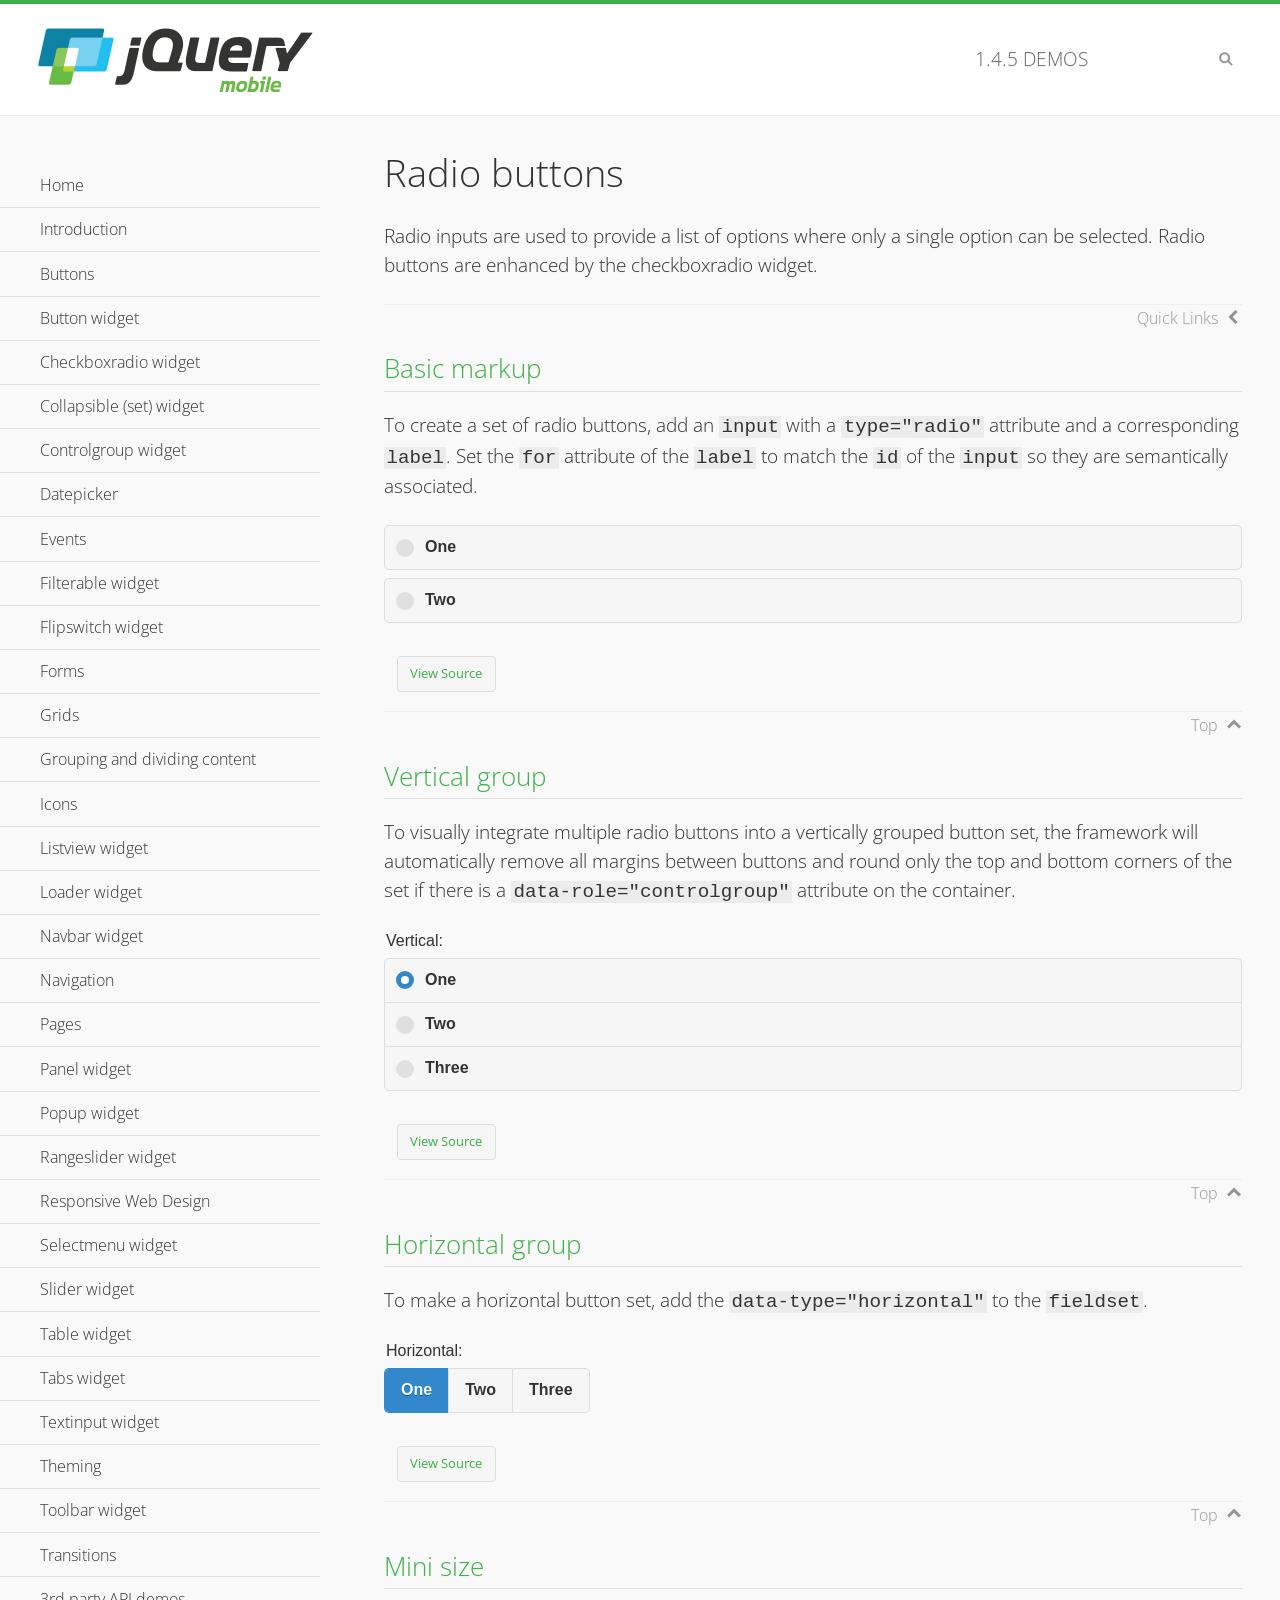
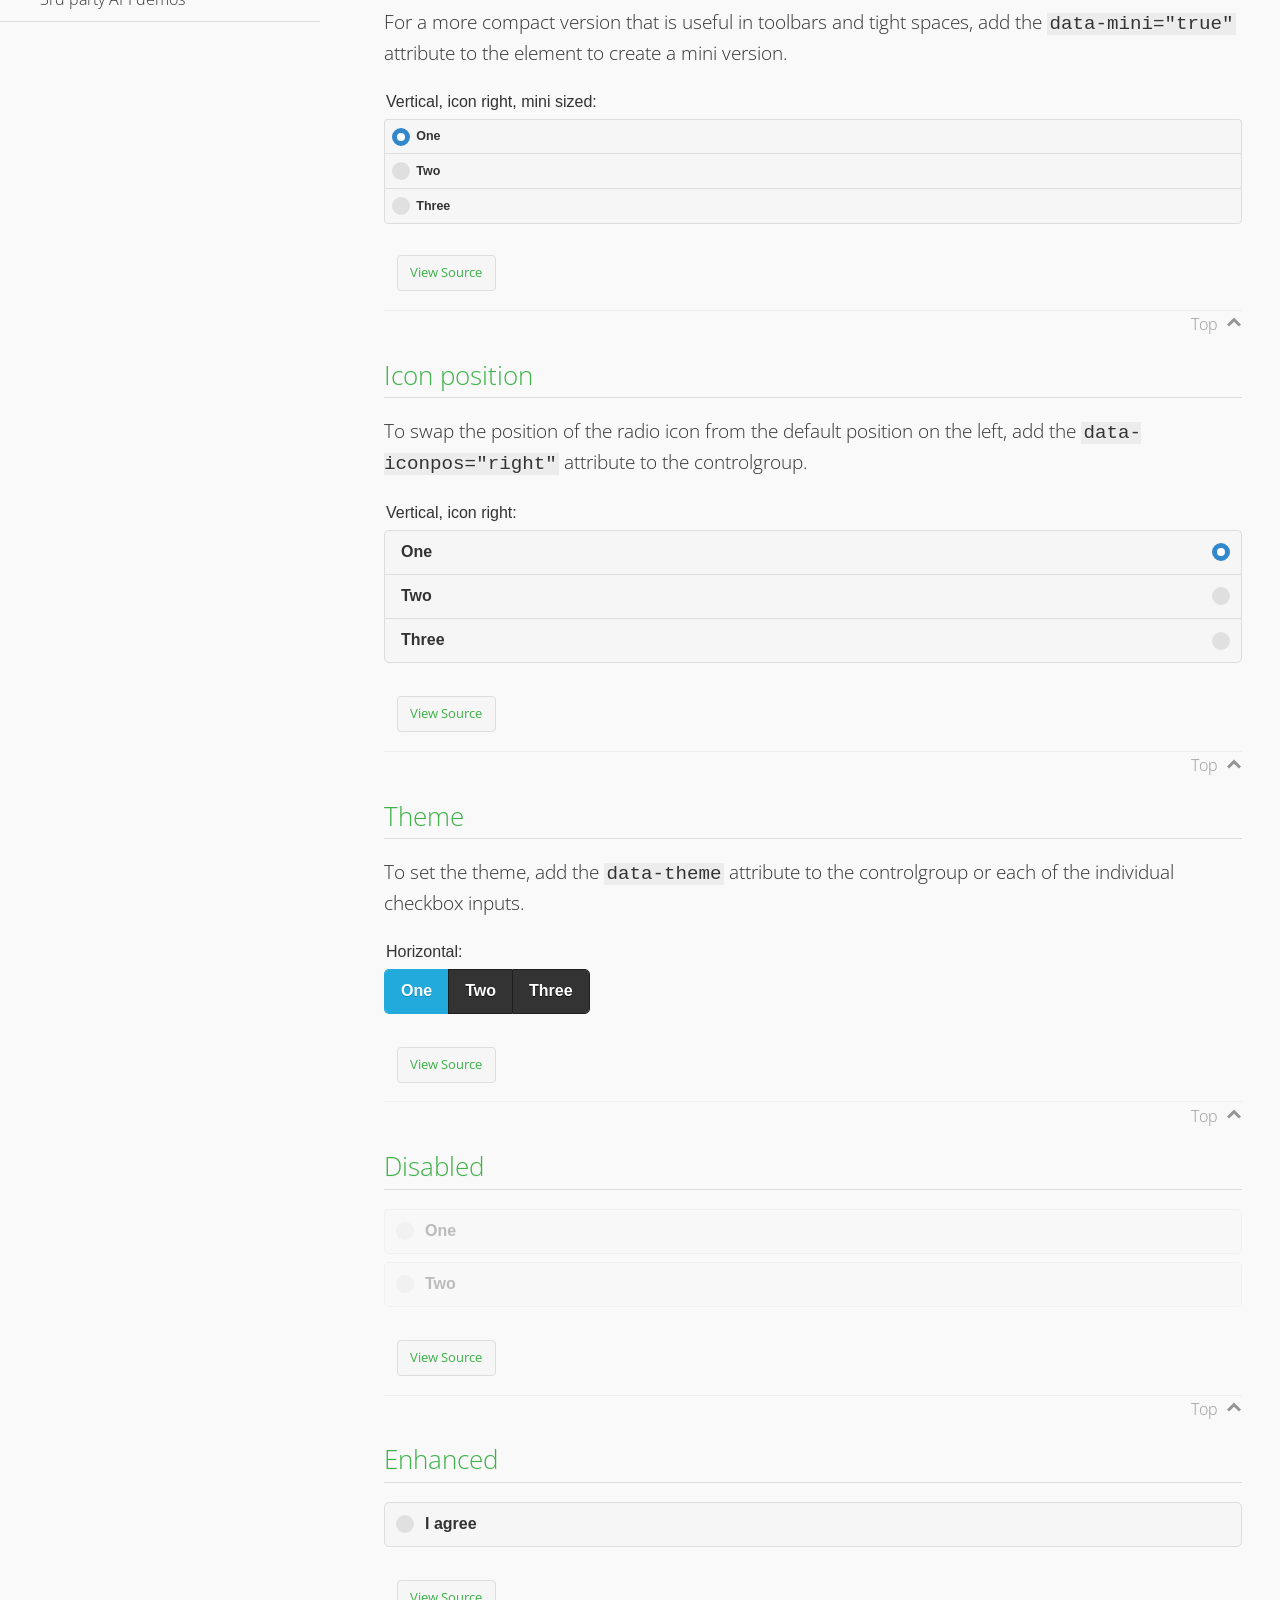
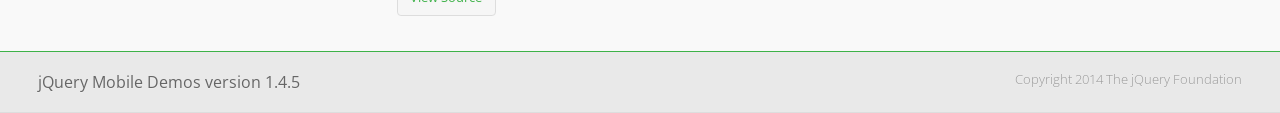
<file: jquery.mobile/demos/checkboxradio-radio/index.html>
<!DOCTYPE html>
<html>
<head>
	<meta charset="utf-8">
	<meta name="viewport" content="width=device-width, initial-scale=1">
	<title>Radio buttons - jQuery Mobile Demos</title>
	<link rel="shortcut icon" href="../favicon.ico">
	<link rel="stylesheet" href="http://fonts.googleapis.com/css?family=Open+Sans:300,400,700">
	<link rel="stylesheet" href="../css/themes/default/jquery.mobile-1.4.5.min.css">
	<link rel="stylesheet" href="../_assets/css/jqm-demos.css">
	<script src="../js/jquery.js"></script>
	<script src="../_assets/js/index.js"></script>
	<script src="../js/jquery.mobile-1.4.5.min.js"></script>
</head>
<body>
<div data-role="page" class="jqm-demos" data-quicklinks="true">

	<div data-role="header" class="jqm-header">
		<h2><a href="../" title="jQuery Mobile Demos home"><img src="../_assets/img/jquery-logo.png" alt="jQuery Mobile"></a></h2>
		<p><span class="jqm-version"></span> Demos</p>
		<a href="#" class="jqm-navmenu-link ui-btn ui-btn-icon-notext ui-corner-all ui-icon-bars ui-nodisc-icon ui-alt-icon ui-btn-left">Menu</a>
		<a href="#" class="jqm-search-link ui-btn ui-btn-icon-notext ui-corner-all ui-icon-search ui-nodisc-icon ui-alt-icon ui-btn-right">Search</a>
	</div><!-- /header -->

	<div role="main" class="ui-content jqm-content">

		<h1>Radio buttons</h1>

		<p>Radio inputs are used to provide a list of options where only a single option can be selected. Radio buttons are enhanced by the checkboxradio widget.</p>

		<h2>Basic markup</h2>

		<p>To create a set of radio buttons, add an <code>input</code> with a <code>type="radio"</code> attribute and a corresponding <code>label</code>. Set the <code>for</code> attribute of the <code>label</code> to match the <code>id</code> of the <code>input</code> so they are semantically associated.</p>

		<div data-demo-html="true">
			<form>
				<label>
					<input type="radio" name="radio-choice-0" id="radio-choice-0a">One
				</label>

				<label for="radio-choice-0b">Two</label>
				<input type="radio" name="radio-choice-0" id="radio-choice-0b" class="custom">
			</form>
		</div><!--/demo-html -->

		<h2>Vertical group</h2>

		<p>To visually integrate multiple radio buttons into a vertically grouped button set, the framework will automatically remove all margins between buttons and round only the top and bottom corners of the set if there is a <code> data-role="controlgroup"</code> attribute on the container.</p>

		<div data-demo-html="true">
			<form>
					<fieldset data-role="controlgroup">
					<legend>Vertical:</legend>
					<input type="radio" name="radio-choice-v-2" id="radio-choice-v-2a" value="on" checked="checked">
					<label for="radio-choice-v-2a">One</label>
					<input type="radio" name="radio-choice-v-2" id="radio-choice-v-2b" value="off">
					<label for="radio-choice-v-2b">Two</label>
					<input type="radio" name="radio-choice-v-2" id="radio-choice-v-2c" value="other">
					<label for="radio-choice-v-2c">Three</label>
				</fieldset>
			</form>
		</div><!--/demo-html -->

		<h2>Horizontal group</h2>

		<p>To make a horizontal button set, add the <code> data-type="horizontal"</code> to the <code>fieldset</code>.</p>

		<div data-demo-html="true">
			<form>
				<fieldset data-role="controlgroup" data-type="horizontal">
					<legend>Horizontal:</legend>
					<input type="radio" name="radio-choice-h-2" id="radio-choice-h-2a" value="on" checked="checked">
					<label for="radio-choice-h-2a">One</label>
					<input type="radio" name="radio-choice-h-2" id="radio-choice-h-2b" value="off">
					<label for="radio-choice-h-2b">Two</label>
					<input type="radio" name="radio-choice-h-2" id="radio-choice-h-2c" value="other">
					<label for="radio-choice-h-2c">Three</label>
				</fieldset>
			</form>
		</div><!--/demo-html -->

		<h2>Mini size</h2>

		<p>For a more compact version that is useful in toolbars and tight spaces, add the <code>data-mini="true"</code> attribute to the element to create a mini version. </p>

		<div data-demo-html="true">
			<form>
				<fieldset data-role="controlgroup" data-mini="true">
					<legend>Vertical, icon right, mini sized:</legend>
					<input type="radio" name="radio-choice-v-6" id="radio-choice-v-6a" value="on" checked="checked">
					<label for="radio-choice-v-6a">One</label>
					<input type="radio" name="radio-choice-v-6" id="radio-choice-v-6b" value="off">
					<label for="radio-choice-v-6b">Two</label>
					<input type="radio" name="radio-choice-v-6" id="radio-choice-v-6c" value="other">
					<label for="radio-choice-v-6c">Three</label>
				</fieldset>
			</form>
		</div><!--/demo-html -->

		<h2>Icon position</h2>

		<p>To swap the position of the radio icon from the default position on the left, add the <code>data-iconpos="right"</code> attribute to the controlgroup.</p>

		<div data-demo-html="true">
			<form>
				<fieldset data-role="controlgroup" data-iconpos="right">
					<legend>Vertical, icon right:</legend>
					<input type="radio" name="radio-choice-w-6" id="radio-choice-w-6a" value="on" checked="checked">
					<label for="radio-choice-w-6a">One</label>
					<input type="radio" name="radio-choice-w-6" id="radio-choice-w-6b" value="off">
					<label for="radio-choice-w-6b">Two</label>
					<input type="radio" name="radio-choice-w-6" id="radio-choice-w-6c" value="other">
					<label for="radio-choice-w-6c">Three</label>
				</fieldset>
			</form>
		</div><!--/demo-html -->

		<h2>Theme</h2>

		<p>To set the theme, add the <code>data-theme</code> attribute to the controlgroup or each of the individual checkbox inputs.</p>

		<div data-demo-html="true">
			<form>
				<fieldset data-role="controlgroup" data-theme="b" data-type="horizontal">
					<legend>Horizontal:</legend>
					<input type="radio" name="radio-choice-t-6" id="radio-choice-t-6a" value="on" checked="checked">
					<label for="radio-choice-t-6a">One</label>
					<input type="radio" name="radio-choice-t-6" id="radio-choice-t-6b" value="off">
					<label for="radio-choice-t-6b">Two</label>
					<input type="radio" name="radio-choice-t-6" id="radio-choice-t-6c" value="other">
					<label for="radio-choice-t-6c">Three</label>
				</fieldset>
			</form>
		</div><!--/demo-html -->

		<h2>Disabled</h2>

		<div data-demo-html="true">
			<form>
				<label>
					<input type="radio" name="radio-choice-7" id="radio-choice-7a" disabled="disabled">One
				</label>
				<label for="radio-choice-7b">Two</label>
				<input type="radio" name="radio-choice-7" id="radio-choice-7b" disabled="disabled">
			</form>
		</div><!--/demo-html -->

		<h2>Enhanced</h2>

		<div data-demo-html="true">
			<div class="ui-radio">
				<label for="radio-enhanced" class="ui-btn ui-corner-all ui-btn-inherit ui-btn-icon-left ui-radio-off">I agree</label>
				<input type="radio" name="radio-enhanced" id="radio-enhanced" data-enhanced="true">
			</div>
		</div><!--/demo-html -->

	</div><!-- /content -->
	    <div data-role="panel" class="jqm-navmenu-panel" data-position="left" data-display="overlay" data-theme="a">
	    	<ul class="jqm-list ui-alt-icon ui-nodisc-icon">
<li data-filtertext="demos homepage" data-icon="home"><a href=".././">Home</a></li>
<li data-filtertext="introduction overview getting started"><a href="../intro/" data-ajax="false">Introduction</a></li>
<li data-filtertext="buttons button markup buttonmarkup method anchor link button element"><a href="../button-markup/" data-ajax="false">Buttons</a></li>
<li data-filtertext="form button widget input button submit reset"><a href="../button/" data-ajax="false">Button widget</a></li>
<li data-role="collapsible" data-enhanced="true" data-collapsed-icon="carat-d" data-expanded-icon="carat-u" data-iconpos="right" data-inset="false" class="ui-collapsible ui-collapsible-themed-content ui-collapsible-collapsed">
	<h3 class="ui-collapsible-heading ui-collapsible-heading-collapsed">
		<a href="#" class="ui-collapsible-heading-toggle ui-btn ui-btn-icon-right ui-btn-inherit ui-icon-carat-d">
		    Checkboxradio widget<span class="ui-collapsible-heading-status"> click to expand contents</span>
		</a>
	</h3>
	<div class="ui-collapsible-content ui-body-inherit ui-collapsible-content-collapsed" aria-hidden="true">
		<ul>
			<li data-filtertext="form checkboxradio widget checkbox input checkboxes controlgroups"><a href="../checkboxradio-checkbox/" data-ajax="false">Checkboxes</a></li>
			<li data-filtertext="form checkboxradio widget radio input radio buttons controlgroups"><a href="../checkboxradio-radio/" data-ajax="false">Radio buttons</a></li>
		</ul>
	</div>
</li>
<li data-role="collapsible" data-enhanced="true" data-collapsed-icon="carat-d" data-expanded-icon="carat-u" data-iconpos="right" data-inset="false" class="ui-collapsible ui-collapsible-themed-content ui-collapsible-collapsed">
	<h3 class="ui-collapsible-heading ui-collapsible-heading-collapsed">
		<a href="#" class="ui-collapsible-heading-toggle ui-btn ui-btn-icon-right ui-btn-inherit ui-icon-carat-d">
			Collapsible (set) widget<span class="ui-collapsible-heading-status"> click to expand contents</span>
		</a>
	</h3>
	<div class="ui-collapsible-content ui-body-inherit ui-collapsible-content-collapsed" aria-hidden="true">
		<ul>
			<li data-filtertext="collapsibles content formatting"><a href="../collapsible/" data-ajax="false">Collapsible</a></li>
			<li data-filtertext="dynamic collapsible set accordion append expand"><a href="../collapsible-dynamic/" data-ajax="false">Dynamic collapsibles</a></li>
			<li data-filtertext="accordions collapsible set widget content formatting grouped collapsibles"><a href="../collapsibleset/" data-ajax="false">Collapsible set</a></li>
		</ul>
	</div>
</li>
<li data-role="collapsible" data-enhanced="true" data-collapsed-icon="carat-d" data-expanded-icon="carat-u" data-iconpos="right" data-inset="false" class="ui-collapsible ui-collapsible-themed-content ui-collapsible-collapsed">
	<h3 class="ui-collapsible-heading ui-collapsible-heading-collapsed">
		<a href="#" class="ui-collapsible-heading-toggle ui-btn ui-btn-icon-right ui-btn-inherit ui-icon-carat-d">
			Controlgroup widget<span class="ui-collapsible-heading-status"> click to expand contents</span>
		</a>
	</h3>
	<div class="ui-collapsible-content ui-body-inherit ui-collapsible-content-collapsed" aria-hidden="true">
		<ul>
			<li data-filtertext="controlgroups selectmenu checkboxradio input grouped buttons horizontal vertical"><a href="../controlgroup/" data-ajax="false">Controlgroup</a></li>
			<li data-filtertext="dynamic controlgroup dynamically add buttons"><a href="../controlgroup-dynamic/" data-ajax="false">Dynamic controlgroups</a></li>
		</ul>
	</div>
</li>
<li data-filtertext="form datepicker widget date input"><a href="../datepicker/" data-ajax="false">Datepicker</a></li>
<li data-role="collapsible" data-enhanced="true" data-collapsed-icon="carat-d" data-expanded-icon="carat-u" data-iconpos="right" data-inset="false" class="ui-collapsible ui-collapsible-themed-content ui-collapsible-collapsed">
	<h3 class="ui-collapsible-heading ui-collapsible-heading-collapsed">
		<a href="#" class="ui-collapsible-heading-toggle ui-btn ui-btn-icon-right ui-btn-inherit ui-icon-carat-d">
			Events<span class="ui-collapsible-heading-status"> click to expand contents</span>
		</a>
	</h3>
	<div class="ui-collapsible-content ui-body-inherit ui-collapsible-content-collapsed" aria-hidden="true">
		<ul>
			<li data-filtertext="swipe to delete list items listviews swipe events"><a href="../swipe-list/" data-ajax="false">Swipe list items</a></li>
			<li data-filtertext="swipe to navigate swipe page navigation swipe events"><a href="../swipe-page/" data-ajax="false">Swipe page navigation</a></li>
		</ul>
	</div>
</li>
<li data-filtertext="filterable filter elements sorting searching listview table"><a href="../filterable/" data-ajax="false">Filterable widget</a></li>
<li data-filtertext="form flipswitch widget flip toggle switch binary select checkbox input"><a href="../flipswitch/" data-ajax="false">Flipswitch widget</a></li>
<li data-role="collapsible" data-enhanced="true" data-collapsed-icon="carat-d" data-expanded-icon="carat-u" data-iconpos="right" data-inset="false" class="ui-collapsible ui-collapsible-themed-content ui-collapsible-collapsed">
	<h3 class="ui-collapsible-heading ui-collapsible-heading-collapsed">
		<a href="#" class="ui-collapsible-heading-toggle ui-btn ui-btn-icon-right ui-btn-inherit ui-icon-carat-d">
			Forms<span class="ui-collapsible-heading-status"> click to expand contents</span>
		</a>
	</h3>
	<div class="ui-collapsible-content ui-body-inherit ui-collapsible-content-collapsed" aria-hidden="true">
		<ul>
			<li data-filtertext="forms text checkbox radio range button submit reset inputs selects textarea slider flipswitch label form elements"><a href="../forms/" data-ajax="false">Forms</a></li>
			<li data-filtertext="form hide labels hidden accessible ui-hidden-accessible forms"><a href="../forms-label-hidden-accessible/" data-ajax="false">Hide labels</a></li>
			<li data-filtertext="form field containers fieldcontain ui-field-contain forms"><a href="../forms-field-contain/" data-ajax="false">Field containers</a></li>
			<li data-filtertext="forms disabled form elements"><a href="../forms-disabled/" data-ajax="false">Forms disabled</a></li>
			<li data-filtertext="forms gallery examples overview forms text checkbox radio range button submit reset inputs selects textarea slider flipswitch label form elements"><a href="../forms-gallery/" data-ajax="false">Forms gallery</a></li>
		</ul>
	</div>
</li>
<li data-role="collapsible" data-enhanced="true" data-collapsed-icon="carat-d" data-expanded-icon="carat-u" data-iconpos="right" data-inset="false" class="ui-collapsible ui-collapsible-themed-content ui-collapsible-collapsed">
	<h3 class="ui-collapsible-heading ui-collapsible-heading-collapsed">
		<a href="#" class="ui-collapsible-heading-toggle ui-btn ui-btn-icon-right ui-btn-inherit ui-icon-carat-d">
			Grids<span class="ui-collapsible-heading-status"> click to expand contents</span>
		</a>
	</h3>
	<div class="ui-collapsible-content ui-body-inherit ui-collapsible-content-collapsed" aria-hidden="true">
		<ul>
			<li data-filtertext="grids columns blocks content formatting rwd responsive css framework"><a href="../grids/" data-ajax="false">Grids</a></li>
			<li data-filtertext="buttons in grids css framework"><a href="../grids-buttons/" data-ajax="false">Buttons in grids</a></li>
			<li data-filtertext="custom responsive grids rwd css framework"><a href="../grids-custom-responsive/" data-ajax="false">Custom responsive grids</a></li>
		</ul>
	</div>
</li>
<li data-filtertext="blocks content formatting sections heading"><a href="../body-bar-classes/" data-ajax="false">Grouping and dividing content</a></li>
<li data-role="collapsible" data-enhanced="true" data-collapsed-icon="carat-d" data-expanded-icon="carat-u" data-iconpos="right" data-inset="false" class="ui-collapsible ui-collapsible-themed-content ui-collapsible-collapsed">
	<h3 class="ui-collapsible-heading ui-collapsible-heading-collapsed">
		<a href="#" class="ui-collapsible-heading-toggle ui-btn ui-btn-icon-right ui-btn-inherit ui-icon-carat-d">
			Icons<span class="ui-collapsible-heading-status"> click to expand contents</span>
		</a>
	</h3>
	<div class="ui-collapsible-content ui-body-inherit ui-collapsible-content-collapsed" aria-hidden="true">
		<ul>
			<li data-filtertext="button icons svg disc alt custom icon position"><a href="../icons/" data-ajax="false">Icons</a></li>
			<li data-filtertext=""><a href="../icons-grunticon/" data-ajax="false">Grunticon loader</a></li>
		</ul>
	</div>
</li>
<li data-role="collapsible" data-enhanced="true" data-collapsed-icon="carat-d" data-expanded-icon="carat-u" data-iconpos="right" data-inset="false" class="ui-collapsible ui-collapsible-themed-content ui-collapsible-collapsed">
	<h3 class="ui-collapsible-heading ui-collapsible-heading-collapsed">
		<a href="#" class="ui-collapsible-heading-toggle ui-btn ui-btn-icon-right ui-btn-inherit ui-icon-carat-d">
			Listview widget<span class="ui-collapsible-heading-status"> click to expand contents</span>
		</a>
	</h3>
	<div class="ui-collapsible-content ui-body-inherit ui-collapsible-content-collapsed" aria-hidden="true">
		<ul>
			<li data-filtertext="listview widget thumbnails icons nested split button collapsible ul ol"><a href="../listview/" data-ajax="false">Listview</a></li>
			<li data-filtertext="autocomplete filterable reveal listview filtertextbeforefilter placeholder"><a href="../listview-autocomplete/" data-ajax="false">Listview autocomplete</a></li>
			<li data-filtertext="autocomplete filterable reveal listview remote data filtertextbeforefilter placeholder"><a href="../listview-autocomplete-remote/" data-ajax="false">Listview autocomplete remote data</a></li>
			<li data-filtertext="autodividers anchor jump scroll linkbars listview lists ul ol"><a href="../listview-autodividers-linkbar/" data-ajax="false">Listview autodividers linkbar</a></li>
			<li data-filtertext="listview autodividers selector autodividersselector lists ul ol"><a href="../listview-autodividers-selector/" data-ajax="false">Listview autodividers selector</a></li>
			<li data-filtertext="listview nested list items"><a href="../listview-nested-lists/" data-ajax="false">Nested Listviews</a></li>
			<li data-filtertext="listview collapsible list items flat"><a href="../listview-collapsible-item-flat/" data-ajax="false">Listview collapsible list items (flat)</a></li>
			<li data-filtertext="listview collapsible list indented"><a href="../listview-collapsible-item-indented/" data-ajax="false">Listview collapsible list items (indented)</a></li>
			<li data-filtertext="grid listview responsive grids responsive listviews lists ul"><a href="../listview-grid/" data-ajax="false">Listview responsive grid</a></li>
		</ul>
	</div>
</li>
<li data-filtertext="loader widget page loading navigation overlay spinner"><a href="../loader/" data-ajax="false">Loader widget</a></li>
<li data-filtertext="navbar widget navmenu toolbars header footer"><a href="../navbar/" data-ajax="false">Navbar widget</a></li>
<li data-role="collapsible" data-enhanced="true" data-collapsed-icon="carat-d" data-expanded-icon="carat-u" data-iconpos="right" data-inset="false" class="ui-collapsible ui-collapsible-themed-content ui-collapsible-collapsed">
	<h3 class="ui-collapsible-heading ui-collapsible-heading-collapsed">
		<a href="#" class="ui-collapsible-heading-toggle ui-btn ui-btn-icon-right ui-btn-inherit ui-icon-carat-d">
			Navigation<span class="ui-collapsible-heading-status"> click to expand contents</span>
		</a>
	</h3>
	<div class="ui-collapsible-content ui-body-inherit ui-collapsible-content-collapsed" aria-hidden="true">
		<ul>
			<li data-filtertext="ajax navigation navigate widget history event method"><a href="../navigation/" data-ajax="false">Navigation</a></li>
			<li data-filtertext="linking pages page links navigation ajax prefetch cache"><a href="../navigation-linking-pages/" data-ajax="false">Linking pages</a></li>
			<!-- <li data-filtertext="php redirect server redirection server-side navigation"><a href="../navigation-php-redirect/" data-ajax="false">PHP redirect demo</a></li>-->
			<li data-filtertext="navigation redirection hash query"><a href="../navigation-hash-processing/" data-ajax="false">Hash processing demo</a></li>
			<li data-filtertext="navigation redirection hash query"><a href="../page-events/" data-ajax="false">Page Navigation Events</a></li>
		</ul>
	</div>
</li>
<li data-role="collapsible" data-enhanced="true" data-collapsed-icon="carat-d" data-expanded-icon="carat-u" data-iconpos="right" data-inset="false" class="ui-collapsible ui-collapsible-themed-content ui-collapsible-collapsed">
	<h3 class="ui-collapsible-heading ui-collapsible-heading-collapsed">
		<a href="#" class="ui-collapsible-heading-toggle ui-btn ui-btn-icon-right ui-btn-inherit ui-icon-carat-d">
			Pages<span class="ui-collapsible-heading-status"> click to expand contents</span>
		</a>
	</h3>
	<div class="ui-collapsible-content ui-body-inherit ui-collapsible-content-collapsed" aria-hidden="true">
		<ul>
			<li data-filtertext="pages page widget ajax navigation"><a href="../pages/" data-ajax="false">Pages</a></li>
			<li data-filtertext="single page"><a href="../pages-single-page/" data-ajax="false">Single page</a></li>
			<li data-filtertext="multipage multi-page page"><a href="../pages-multi-page/" data-ajax="false">Multi-page template</a></li>
			<li data-filtertext="dialog page widget modal popup"><a href="../pages-dialog/" data-ajax="false">Dialog page</a></li>
		</ul>
	</div>
</li>
<li data-role="collapsible" data-enhanced="true" data-collapsed-icon="carat-d" data-expanded-icon="carat-u" data-iconpos="right" data-inset="false" class="ui-collapsible ui-collapsible-themed-content ui-collapsible-collapsed">
	<h3 class="ui-collapsible-heading ui-collapsible-heading-collapsed">
		<a href="#" class="ui-collapsible-heading-toggle ui-btn ui-btn-icon-right ui-btn-inherit ui-icon-carat-d">
			Panel widget<span class="ui-collapsible-heading-status"> click to expand contents</span>
		</a>
	</h3>
	<div class="ui-collapsible-content ui-body-inherit ui-collapsible-content-collapsed" aria-hidden="true">
		<ul>
			<li data-filtertext="panel widget sliding panels reveal push overlay responsive"><a href="../panel/" data-ajax="false">Panel</a></li>
			<li data-filtertext=""><a href="../panel-external/" data-ajax="false">External panels</a></li>
			<li data-filtertext="panel "><a href="../panel-fixed/" data-ajax="false">Fixed panels</a></li>
			<li data-filtertext="panel slide panels sliding panels shadow rwd responsive breakpoint"><a href="../panel-responsive/" data-ajax="false">Panels responsive</a></li>
			<li data-filtertext="panel custom style custom panel width reveal shadow listview panel styling page background wrapper"><a href="../panel-styling/" data-ajax="false">Custom panel style</a></li>
			<li data-filtertext="panel open on swipe"><a href="../panel-swipe-open/" data-ajax="false">Panel open on swipe</a></li>
			<li data-filtertext="panels outside page internal external toolbars"><a href="../panel-external-internal/" data-ajax="false">Panel external and internal</a></li>
		</ul>
	</div>
</li>
<li data-role="collapsible" data-enhanced="true" data-collapsed-icon="carat-d" data-expanded-icon="carat-u" data-iconpos="right" data-inset="false" class="ui-collapsible ui-collapsible-themed-content ui-collapsible-collapsed">
	<h3 class="ui-collapsible-heading ui-collapsible-heading-collapsed">
		<a href="#" class="ui-collapsible-heading-toggle ui-btn ui-btn-icon-right ui-btn-inherit ui-icon-carat-d">
			Popup widget<span class="ui-collapsible-heading-status"> click to expand contents</span>
		</a>
	</h3>
	<div class="ui-collapsible-content ui-body-inherit ui-collapsible-content-collapsed" aria-hidden="true">
		<ul>
			<li data-filtertext="popup widget popups dialog modal transition tooltip lightbox form overlay screen flip pop fade transition"><a href="../popup/" data-ajax="false">Popup</a></li>
			<li data-filtertext="popup alignment position"><a href="../popup-alignment/" data-ajax="false">Popup alignment</a></li>
			<li data-filtertext="popup arrow size popups popover"><a href="../popup-arrow-size/" data-ajax="false">Popup arrow size</a></li>
			<li data-filtertext="dynamic popups popup images lightbox"><a href="../popup-dynamic/" data-ajax="false">Dynamic popups</a></li>
			<li data-filtertext="popups with iframes scaling"><a href="../popup-iframe/" data-ajax="false">Popups with iframes</a></li>
			<li data-filtertext="popup image scaling"><a href="../popup-image-scaling/" data-ajax="false">Popup image scaling</a></li>
			<li data-filtertext="external popup outside multi-page"><a href="../popup-outside-multipage/" data-ajax="false">Popup outside multi-page</a></li>
		</ul>
	</div>
</li>
<li data-filtertext="form rangeslider widget dual sliders dual handle sliders range input"><a href="../rangeslider/" data-ajax="false">Rangeslider widget</a></li>
<li data-filtertext="responsive web design rwd adaptive progressive enhancement PE accessible mobile breakpoints media query media queries"><a href="../rwd/" data-ajax="false">Responsive Web Design</a></li>
<li data-role="collapsible" data-enhanced="true" data-collapsed-icon="carat-d" data-expanded-icon="carat-u" data-iconpos="right" data-inset="false" class="ui-collapsible ui-collapsible-themed-content ui-collapsible-collapsed">
	<h3 class="ui-collapsible-heading ui-collapsible-heading-collapsed">
		<a href="#" class="ui-collapsible-heading-toggle ui-btn ui-btn-icon-right ui-btn-inherit ui-icon-carat-d">
			Selectmenu widget<span class="ui-collapsible-heading-status"> click to expand contents</span>
		</a>
	</h3>
	<div class="ui-collapsible-content ui-body-inherit ui-collapsible-content-collapsed" aria-hidden="true">
		<ul>
			<li data-filtertext="form selectmenu widget select input custom select menu selects"><a href="../selectmenu/" data-ajax="false">Selectmenu</a></li>
			<li data-filtertext="form custom select menu selectmenu widget custom menu option optgroup multiple selects"><a href="../selectmenu-custom/" data-ajax="false">Custom select menu</a></li>
			<li data-filtertext="filterable select filter popup dialog"><a href="../selectmenu-custom-filter/" data-ajax="false">Custom select menu with filter</a></li>
		</ul>
	</div>
</li>
<li data-role="collapsible" data-enhanced="true" data-collapsed-icon="carat-d" data-expanded-icon="carat-u" data-iconpos="right" data-inset="false" class="ui-collapsible ui-collapsible-themed-content ui-collapsible-collapsed">
	<h3 class="ui-collapsible-heading ui-collapsible-heading-collapsed">
		<a href="#" class="ui-collapsible-heading-toggle ui-btn ui-btn-icon-right ui-btn-inherit ui-icon-carat-d">
			Slider widget<span class="ui-collapsible-heading-status"> click to expand contents</span>
		</a>
	</h3>
	<div class="ui-collapsible-content ui-body-inherit ui-collapsible-content-collapsed" aria-hidden="true">
		<ul>
			<li data-filtertext="form slider widget range input single sliders"><a href="../slider/" data-ajax="false">Slider</a></li>
			<li data-filtertext="form slider widget flipswitch slider binary select flip toggle switch"><a href="../slider-flipswitch/" data-ajax="false">Slider flip toggle switch</a></li>
			<li data-filtertext="form slider tooltip handle value input range sliders"><a href="../slider-tooltip/" data-ajax="false">Slider tooltip</a></li>
		</ul>
	</div>
</li>
<li data-role="collapsible" data-enhanced="true" data-collapsed-icon="carat-d" data-expanded-icon="carat-u" data-iconpos="right" data-inset="false" class="ui-collapsible ui-collapsible-themed-content ui-collapsible-collapsed">
	<h3 class="ui-collapsible-heading ui-collapsible-heading-collapsed">
		<a href="#" class="ui-collapsible-heading-toggle ui-btn ui-btn-icon-right ui-btn-inherit ui-icon-carat-d">
			Table widget<span class="ui-collapsible-heading-status"> click to expand contents</span>
		</a>
	</h3>
	<div class="ui-collapsible-content ui-body-inherit ui-collapsible-content-collapsed" aria-hidden="true">
		<ul>
			<li data-filtertext="table widget reflow column toggle th td responsive tables rwd hide show tabular"><a href="../table-column-toggle/" data-ajax="false">Table Column Toggle</a></li>
			<li data-filtertext="table column toggle phone comparison demo"><a href="../table-column-toggle-example/" data-ajax="false">Table Column Toggle demo</a></li>
			<li data-filtertext="responsive tables table column toggle heading groups rwd breakpoint"><a href="../table-column-toggle-heading-groups/" data-ajax="false">Table Column Toggle heading groups</a></li>
			<li data-filtertext="responsive tables table column toggle hide rwd breakpoint customization options"><a href="../table-column-toggle-options/" data-ajax="false">Table Column Toggle options</a></li>
			<li data-filtertext="table reflow th td responsive rwd columns tabular"><a href="../table-reflow/" data-ajax="false">Table Reflow</a></li>
			<li data-filtertext="responsive tables table reflow heading groups rwd breakpoint"><a href="../table-reflow-heading-groups/" data-ajax="false">Table Reflow heading groups</a></li>
			<li data-filtertext="responsive tables table reflow stripes strokes table style"><a href="../table-reflow-stripes-strokes/" data-ajax="false">Table Reflow stripes and strokes</a></li>
			<li data-filtertext="responsive tables table reflow stack custom styles"><a href="../table-reflow-styling/" data-ajax="false">Table Reflow custom styles</a></li>
		</ul>
	</div>
</li>
<li data-filtertext="ui tabs widget"><a href="../tabs/" data-ajax="false">Tabs widget</a></li>
<li data-filtertext="form textinput widget text input textarea number date time tel email file color password"><a href="../textinput/" data-ajax="false">Textinput widget</a></li>
<li data-role="collapsible" data-enhanced="true" data-collapsed-icon="carat-d" data-expanded-icon="carat-u" data-iconpos="right" data-inset="false" class="ui-collapsible ui-collapsible-themed-content ui-collapsible-collapsed">
	<h3 class="ui-collapsible-heading ui-collapsible-heading-collapsed">
		<a href="#" class="ui-collapsible-heading-toggle ui-btn ui-btn-icon-right ui-btn-inherit ui-icon-carat-d">
			Theming<span class="ui-collapsible-heading-status"> click to expand contents</span>
		</a>
	</h3>
	<div class="ui-collapsible-content ui-body-inherit ui-collapsible-content-collapsed" aria-hidden="true">
		<ul>
			<li data-filtertext="default theme swatches theming style css"><a href="../theme-default/" data-ajax="false">Default theme</a></li>
			<li data-filtertext="classic theme old theme swatches theming style css"><a href="../theme-classic/" data-ajax="false">Classic theme</a></li>
		</ul>
	</div>
</li>
<li data-role="collapsible" data-enhanced="true" data-collapsed-icon="carat-d" data-expanded-icon="carat-u" data-iconpos="right" data-inset="false" class="ui-collapsible ui-collapsible-themed-content ui-collapsible-collapsed">
	<h3 class="ui-collapsible-heading ui-collapsible-heading-collapsed">
		<a href="#" class="ui-collapsible-heading-toggle ui-btn ui-btn-icon-right ui-btn-inherit ui-icon-carat-d">
			Toolbar widget<span class="ui-collapsible-heading-status"> click to expand contents</span>
		</a>
	</h3>
	<div class="ui-collapsible-content ui-body-inherit ui-collapsible-content-collapsed" aria-hidden="true">
		<ul>
			<li data-filtertext="toolbar widget header footer toolbars fixed fullscreen external sections"><a href="../toolbar/" data-ajax="false">Toolbar</a></li>
			<li data-filtertext="dynamic toolbars dynamically add toolbar header footer"><a href="../toolbar-dynamic/" data-ajax="false">Dynamic toolbars</a></li>
			<li data-filtertext="external toolbars header footer"><a href="../toolbar-external/" data-ajax="false">External toolbars</a></li>
			<li data-filtertext="fixed toolbars header footer"><a href="../toolbar-fixed/" data-ajax="false">Fixed toolbars</a></li>
			<li data-filtertext="fixed fullscreen toolbars header footer"><a href="../toolbar-fixed-fullscreen/" data-ajax="false">Fullscreen toolbars</a></li>
			<li data-filtertext="external fixed toolbars header footer"><a href="../toolbar-fixed-external/" data-ajax="false">Fixed external toolbars</a></li>
			<li data-filtertext="external persistent toolbars header footer navbar navmenu"><a href="../toolbar-fixed-persistent/" data-ajax="false">Persistent toolbars</a></li>
			<li data-filtertext="external ajax optimized toolbars persistent toolbars header footer navbar"><a href="../toolbar-fixed-persistent-optimized/" data-ajax="false">Ajax optimized toolbars</a></li>
			<li data-filtertext="form in toolbars header footer"><a href="../toolbar-fixed-forms/" data-ajax="false">Form in toolbar</a></li>
		</ul>
	</div>
</li>
<li data-filtertext="page transitions animated pages popup navigation flip slide fade pop"><a href="../transitions/" data-ajax="false">Transitions</a></li>
<li data-role="collapsible" data-enhanced="true" data-collapsed-icon="carat-d" data-expanded-icon="carat-u" data-iconpos="right" data-inset="false" class="ui-collapsible ui-collapsible-themed-content ui-collapsible-collapsed">
	<h3 class="ui-collapsible-heading ui-collapsible-heading-collapsed">
		<a href="#" class="ui-collapsible-heading-toggle ui-btn ui-btn-icon-right ui-btn-inherit ui-icon-carat-d">
			3rd party API demos<span class="ui-collapsible-heading-status"> click to expand contents</span>
		</a>
	</h3>
	<div class="ui-collapsible-content ui-body-inherit ui-collapsible-content-collapsed" aria-hidden="true">
		<ul>
			<li data-filtertext="backbone requirejs navigation router"><a href="../backbone-requirejs/" data-ajax="false">Backbone RequireJS</a></li>
			<li data-filtertext="google maps geolocation demo"><a href="../map-geolocation/" data-ajax="false">Google Maps geolocation</a></li>
			<li data-filtertext="google maps hybrid"><a href="../map-list-toggle/" data-ajax="false">Google Maps list toggle</a></li>
		</ul>
	</div>
</li>



		     </ul>
		</div><!-- /panel -->


	<div data-role="footer" data-position="fixed" data-tap-toggle="false" class="jqm-footer">
		<p>jQuery Mobile Demos version <span class="jqm-version"></span></p>
		<p>Copyright 2014 The jQuery Foundation</p>
	</div><!-- /footer -->
	<!-- TODO: This should become an external panel so we can add input to markup (unique ID) -->
    <div data-role="panel" class="jqm-search-panel" data-position="right" data-display="overlay" data-theme="a">
		<div class="jqm-search">
			<ul class="jqm-list" data-filter-placeholder="Search demos..." data-filter-reveal="true">
<li data-filtertext="demos homepage" data-icon="home"><a href=".././">Home</a></li>
<li data-filtertext="introduction overview getting started"><a href="../intro/" data-ajax="false">Introduction</a></li>
<li data-filtertext="buttons button markup buttonmarkup method anchor link button element"><a href="../button-markup/" data-ajax="false">Buttons</a></li>
<li data-filtertext="form button widget input button submit reset"><a href="../button/" data-ajax="false">Button widget</a></li>
<li data-role="collapsible" data-enhanced="true" data-collapsed-icon="carat-d" data-expanded-icon="carat-u" data-iconpos="right" data-inset="false" class="ui-collapsible ui-collapsible-themed-content ui-collapsible-collapsed">
	<h3 class="ui-collapsible-heading ui-collapsible-heading-collapsed">
		<a href="#" class="ui-collapsible-heading-toggle ui-btn ui-btn-icon-right ui-btn-inherit ui-icon-carat-d">
		    Checkboxradio widget<span class="ui-collapsible-heading-status"> click to expand contents</span>
		</a>
	</h3>
	<div class="ui-collapsible-content ui-body-inherit ui-collapsible-content-collapsed" aria-hidden="true">
		<ul>
			<li data-filtertext="form checkboxradio widget checkbox input checkboxes controlgroups"><a href="../checkboxradio-checkbox/" data-ajax="false">Checkboxes</a></li>
			<li data-filtertext="form checkboxradio widget radio input radio buttons controlgroups"><a href="../checkboxradio-radio/" data-ajax="false">Radio buttons</a></li>
		</ul>
	</div>
</li>
<li data-role="collapsible" data-enhanced="true" data-collapsed-icon="carat-d" data-expanded-icon="carat-u" data-iconpos="right" data-inset="false" class="ui-collapsible ui-collapsible-themed-content ui-collapsible-collapsed">
	<h3 class="ui-collapsible-heading ui-collapsible-heading-collapsed">
		<a href="#" class="ui-collapsible-heading-toggle ui-btn ui-btn-icon-right ui-btn-inherit ui-icon-carat-d">
			Collapsible (set) widget<span class="ui-collapsible-heading-status"> click to expand contents</span>
		</a>
	</h3>
	<div class="ui-collapsible-content ui-body-inherit ui-collapsible-content-collapsed" aria-hidden="true">
		<ul>
			<li data-filtertext="collapsibles content formatting"><a href="../collapsible/" data-ajax="false">Collapsible</a></li>
			<li data-filtertext="dynamic collapsible set accordion append expand"><a href="../collapsible-dynamic/" data-ajax="false">Dynamic collapsibles</a></li>
			<li data-filtertext="accordions collapsible set widget content formatting grouped collapsibles"><a href="../collapsibleset/" data-ajax="false">Collapsible set</a></li>
		</ul>
	</div>
</li>
<li data-role="collapsible" data-enhanced="true" data-collapsed-icon="carat-d" data-expanded-icon="carat-u" data-iconpos="right" data-inset="false" class="ui-collapsible ui-collapsible-themed-content ui-collapsible-collapsed">
	<h3 class="ui-collapsible-heading ui-collapsible-heading-collapsed">
		<a href="#" class="ui-collapsible-heading-toggle ui-btn ui-btn-icon-right ui-btn-inherit ui-icon-carat-d">
			Controlgroup widget<span class="ui-collapsible-heading-status"> click to expand contents</span>
		</a>
	</h3>
	<div class="ui-collapsible-content ui-body-inherit ui-collapsible-content-collapsed" aria-hidden="true">
		<ul>
			<li data-filtertext="controlgroups selectmenu checkboxradio input grouped buttons horizontal vertical"><a href="../controlgroup/" data-ajax="false">Controlgroup</a></li>
			<li data-filtertext="dynamic controlgroup dynamically add buttons"><a href="../controlgroup-dynamic/" data-ajax="false">Dynamic controlgroups</a></li>
		</ul>
	</div>
</li>
<li data-filtertext="form datepicker widget date input"><a href="../datepicker/" data-ajax="false">Datepicker</a></li>
<li data-role="collapsible" data-enhanced="true" data-collapsed-icon="carat-d" data-expanded-icon="carat-u" data-iconpos="right" data-inset="false" class="ui-collapsible ui-collapsible-themed-content ui-collapsible-collapsed">
	<h3 class="ui-collapsible-heading ui-collapsible-heading-collapsed">
		<a href="#" class="ui-collapsible-heading-toggle ui-btn ui-btn-icon-right ui-btn-inherit ui-icon-carat-d">
			Events<span class="ui-collapsible-heading-status"> click to expand contents</span>
		</a>
	</h3>
	<div class="ui-collapsible-content ui-body-inherit ui-collapsible-content-collapsed" aria-hidden="true">
		<ul>
			<li data-filtertext="swipe to delete list items listviews swipe events"><a href="../swipe-list/" data-ajax="false">Swipe list items</a></li>
			<li data-filtertext="swipe to navigate swipe page navigation swipe events"><a href="../swipe-page/" data-ajax="false">Swipe page navigation</a></li>
		</ul>
	</div>
</li>
<li data-filtertext="filterable filter elements sorting searching listview table"><a href="../filterable/" data-ajax="false">Filterable widget</a></li>
<li data-filtertext="form flipswitch widget flip toggle switch binary select checkbox input"><a href="../flipswitch/" data-ajax="false">Flipswitch widget</a></li>
<li data-role="collapsible" data-enhanced="true" data-collapsed-icon="carat-d" data-expanded-icon="carat-u" data-iconpos="right" data-inset="false" class="ui-collapsible ui-collapsible-themed-content ui-collapsible-collapsed">
	<h3 class="ui-collapsible-heading ui-collapsible-heading-collapsed">
		<a href="#" class="ui-collapsible-heading-toggle ui-btn ui-btn-icon-right ui-btn-inherit ui-icon-carat-d">
			Forms<span class="ui-collapsible-heading-status"> click to expand contents</span>
		</a>
	</h3>
	<div class="ui-collapsible-content ui-body-inherit ui-collapsible-content-collapsed" aria-hidden="true">
		<ul>
			<li data-filtertext="forms text checkbox radio range button submit reset inputs selects textarea slider flipswitch label form elements"><a href="../forms/" data-ajax="false">Forms</a></li>
			<li data-filtertext="form hide labels hidden accessible ui-hidden-accessible forms"><a href="../forms-label-hidden-accessible/" data-ajax="false">Hide labels</a></li>
			<li data-filtertext="form field containers fieldcontain ui-field-contain forms"><a href="../forms-field-contain/" data-ajax="false">Field containers</a></li>
			<li data-filtertext="forms disabled form elements"><a href="../forms-disabled/" data-ajax="false">Forms disabled</a></li>
			<li data-filtertext="forms gallery examples overview forms text checkbox radio range button submit reset inputs selects textarea slider flipswitch label form elements"><a href="../forms-gallery/" data-ajax="false">Forms gallery</a></li>
		</ul>
	</div>
</li>
<li data-role="collapsible" data-enhanced="true" data-collapsed-icon="carat-d" data-expanded-icon="carat-u" data-iconpos="right" data-inset="false" class="ui-collapsible ui-collapsible-themed-content ui-collapsible-collapsed">
	<h3 class="ui-collapsible-heading ui-collapsible-heading-collapsed">
		<a href="#" class="ui-collapsible-heading-toggle ui-btn ui-btn-icon-right ui-btn-inherit ui-icon-carat-d">
			Grids<span class="ui-collapsible-heading-status"> click to expand contents</span>
		</a>
	</h3>
	<div class="ui-collapsible-content ui-body-inherit ui-collapsible-content-collapsed" aria-hidden="true">
		<ul>
			<li data-filtertext="grids columns blocks content formatting rwd responsive css framework"><a href="../grids/" data-ajax="false">Grids</a></li>
			<li data-filtertext="buttons in grids css framework"><a href="../grids-buttons/" data-ajax="false">Buttons in grids</a></li>
			<li data-filtertext="custom responsive grids rwd css framework"><a href="../grids-custom-responsive/" data-ajax="false">Custom responsive grids</a></li>
		</ul>
	</div>
</li>
<li data-filtertext="blocks content formatting sections heading"><a href="../body-bar-classes/" data-ajax="false">Grouping and dividing content</a></li>
<li data-role="collapsible" data-enhanced="true" data-collapsed-icon="carat-d" data-expanded-icon="carat-u" data-iconpos="right" data-inset="false" class="ui-collapsible ui-collapsible-themed-content ui-collapsible-collapsed">
	<h3 class="ui-collapsible-heading ui-collapsible-heading-collapsed">
		<a href="#" class="ui-collapsible-heading-toggle ui-btn ui-btn-icon-right ui-btn-inherit ui-icon-carat-d">
			Icons<span class="ui-collapsible-heading-status"> click to expand contents</span>
		</a>
	</h3>
	<div class="ui-collapsible-content ui-body-inherit ui-collapsible-content-collapsed" aria-hidden="true">
		<ul>
			<li data-filtertext="button icons svg disc alt custom icon position"><a href="../icons/" data-ajax="false">Icons</a></li>
			<li data-filtertext=""><a href="../icons-grunticon/" data-ajax="false">Grunticon loader</a></li>
		</ul>
	</div>
</li>
<li data-role="collapsible" data-enhanced="true" data-collapsed-icon="carat-d" data-expanded-icon="carat-u" data-iconpos="right" data-inset="false" class="ui-collapsible ui-collapsible-themed-content ui-collapsible-collapsed">
	<h3 class="ui-collapsible-heading ui-collapsible-heading-collapsed">
		<a href="#" class="ui-collapsible-heading-toggle ui-btn ui-btn-icon-right ui-btn-inherit ui-icon-carat-d">
			Listview widget<span class="ui-collapsible-heading-status"> click to expand contents</span>
		</a>
	</h3>
	<div class="ui-collapsible-content ui-body-inherit ui-collapsible-content-collapsed" aria-hidden="true">
		<ul>
			<li data-filtertext="listview widget thumbnails icons nested split button collapsible ul ol"><a href="../listview/" data-ajax="false">Listview</a></li>
			<li data-filtertext="autocomplete filterable reveal listview filtertextbeforefilter placeholder"><a href="../listview-autocomplete/" data-ajax="false">Listview autocomplete</a></li>
			<li data-filtertext="autocomplete filterable reveal listview remote data filtertextbeforefilter placeholder"><a href="../listview-autocomplete-remote/" data-ajax="false">Listview autocomplete remote data</a></li>
			<li data-filtertext="autodividers anchor jump scroll linkbars listview lists ul ol"><a href="../listview-autodividers-linkbar/" data-ajax="false">Listview autodividers linkbar</a></li>
			<li data-filtertext="listview autodividers selector autodividersselector lists ul ol"><a href="../listview-autodividers-selector/" data-ajax="false">Listview autodividers selector</a></li>
			<li data-filtertext="listview nested list items"><a href="../listview-nested-lists/" data-ajax="false">Nested Listviews</a></li>
			<li data-filtertext="listview collapsible list items flat"><a href="../listview-collapsible-item-flat/" data-ajax="false">Listview collapsible list items (flat)</a></li>
			<li data-filtertext="listview collapsible list indented"><a href="../listview-collapsible-item-indented/" data-ajax="false">Listview collapsible list items (indented)</a></li>
			<li data-filtertext="grid listview responsive grids responsive listviews lists ul"><a href="../listview-grid/" data-ajax="false">Listview responsive grid</a></li>
		</ul>
	</div>
</li>
<li data-filtertext="loader widget page loading navigation overlay spinner"><a href="../loader/" data-ajax="false">Loader widget</a></li>
<li data-filtertext="navbar widget navmenu toolbars header footer"><a href="../navbar/" data-ajax="false">Navbar widget</a></li>
<li data-role="collapsible" data-enhanced="true" data-collapsed-icon="carat-d" data-expanded-icon="carat-u" data-iconpos="right" data-inset="false" class="ui-collapsible ui-collapsible-themed-content ui-collapsible-collapsed">
	<h3 class="ui-collapsible-heading ui-collapsible-heading-collapsed">
		<a href="#" class="ui-collapsible-heading-toggle ui-btn ui-btn-icon-right ui-btn-inherit ui-icon-carat-d">
			Navigation<span class="ui-collapsible-heading-status"> click to expand contents</span>
		</a>
	</h3>
	<div class="ui-collapsible-content ui-body-inherit ui-collapsible-content-collapsed" aria-hidden="true">
		<ul>
			<li data-filtertext="ajax navigation navigate widget history event method"><a href="../navigation/" data-ajax="false">Navigation</a></li>
			<li data-filtertext="linking pages page links navigation ajax prefetch cache"><a href="../navigation-linking-pages/" data-ajax="false">Linking pages</a></li>
			<!-- <li data-filtertext="php redirect server redirection server-side navigation"><a href="../navigation-php-redirect/" data-ajax="false">PHP redirect demo</a></li>-->
			<li data-filtertext="navigation redirection hash query"><a href="../navigation-hash-processing/" data-ajax="false">Hash processing demo</a></li>
			<li data-filtertext="navigation redirection hash query"><a href="../page-events/" data-ajax="false">Page Navigation Events</a></li>
		</ul>
	</div>
</li>
<li data-role="collapsible" data-enhanced="true" data-collapsed-icon="carat-d" data-expanded-icon="carat-u" data-iconpos="right" data-inset="false" class="ui-collapsible ui-collapsible-themed-content ui-collapsible-collapsed">
	<h3 class="ui-collapsible-heading ui-collapsible-heading-collapsed">
		<a href="#" class="ui-collapsible-heading-toggle ui-btn ui-btn-icon-right ui-btn-inherit ui-icon-carat-d">
			Pages<span class="ui-collapsible-heading-status"> click to expand contents</span>
		</a>
	</h3>
	<div class="ui-collapsible-content ui-body-inherit ui-collapsible-content-collapsed" aria-hidden="true">
		<ul>
			<li data-filtertext="pages page widget ajax navigation"><a href="../pages/" data-ajax="false">Pages</a></li>
			<li data-filtertext="single page"><a href="../pages-single-page/" data-ajax="false">Single page</a></li>
			<li data-filtertext="multipage multi-page page"><a href="../pages-multi-page/" data-ajax="false">Multi-page template</a></li>
			<li data-filtertext="dialog page widget modal popup"><a href="../pages-dialog/" data-ajax="false">Dialog page</a></li>
		</ul>
	</div>
</li>
<li data-role="collapsible" data-enhanced="true" data-collapsed-icon="carat-d" data-expanded-icon="carat-u" data-iconpos="right" data-inset="false" class="ui-collapsible ui-collapsible-themed-content ui-collapsible-collapsed">
	<h3 class="ui-collapsible-heading ui-collapsible-heading-collapsed">
		<a href="#" class="ui-collapsible-heading-toggle ui-btn ui-btn-icon-right ui-btn-inherit ui-icon-carat-d">
			Panel widget<span class="ui-collapsible-heading-status"> click to expand contents</span>
		</a>
	</h3>
	<div class="ui-collapsible-content ui-body-inherit ui-collapsible-content-collapsed" aria-hidden="true">
		<ul>
			<li data-filtertext="panel widget sliding panels reveal push overlay responsive"><a href="../panel/" data-ajax="false">Panel</a></li>
			<li data-filtertext=""><a href="../panel-external/" data-ajax="false">External panels</a></li>
			<li data-filtertext="panel "><a href="../panel-fixed/" data-ajax="false">Fixed panels</a></li>
			<li data-filtertext="panel slide panels sliding panels shadow rwd responsive breakpoint"><a href="../panel-responsive/" data-ajax="false">Panels responsive</a></li>
			<li data-filtertext="panel custom style custom panel width reveal shadow listview panel styling page background wrapper"><a href="../panel-styling/" data-ajax="false">Custom panel style</a></li>
			<li data-filtertext="panel open on swipe"><a href="../panel-swipe-open/" data-ajax="false">Panel open on swipe</a></li>
			<li data-filtertext="panels outside page internal external toolbars"><a href="../panel-external-internal/" data-ajax="false">Panel external and internal</a></li>
		</ul>
	</div>
</li>
<li data-role="collapsible" data-enhanced="true" data-collapsed-icon="carat-d" data-expanded-icon="carat-u" data-iconpos="right" data-inset="false" class="ui-collapsible ui-collapsible-themed-content ui-collapsible-collapsed">
	<h3 class="ui-collapsible-heading ui-collapsible-heading-collapsed">
		<a href="#" class="ui-collapsible-heading-toggle ui-btn ui-btn-icon-right ui-btn-inherit ui-icon-carat-d">
			Popup widget<span class="ui-collapsible-heading-status"> click to expand contents</span>
		</a>
	</h3>
	<div class="ui-collapsible-content ui-body-inherit ui-collapsible-content-collapsed" aria-hidden="true">
		<ul>
			<li data-filtertext="popup widget popups dialog modal transition tooltip lightbox form overlay screen flip pop fade transition"><a href="../popup/" data-ajax="false">Popup</a></li>
			<li data-filtertext="popup alignment position"><a href="../popup-alignment/" data-ajax="false">Popup alignment</a></li>
			<li data-filtertext="popup arrow size popups popover"><a href="../popup-arrow-size/" data-ajax="false">Popup arrow size</a></li>
			<li data-filtertext="dynamic popups popup images lightbox"><a href="../popup-dynamic/" data-ajax="false">Dynamic popups</a></li>
			<li data-filtertext="popups with iframes scaling"><a href="../popup-iframe/" data-ajax="false">Popups with iframes</a></li>
			<li data-filtertext="popup image scaling"><a href="../popup-image-scaling/" data-ajax="false">Popup image scaling</a></li>
			<li data-filtertext="external popup outside multi-page"><a href="../popup-outside-multipage/" data-ajax="false">Popup outside multi-page</a></li>
		</ul>
	</div>
</li>
<li data-filtertext="form rangeslider widget dual sliders dual handle sliders range input"><a href="../rangeslider/" data-ajax="false">Rangeslider widget</a></li>
<li data-filtertext="responsive web design rwd adaptive progressive enhancement PE accessible mobile breakpoints media query media queries"><a href="../rwd/" data-ajax="false">Responsive Web Design</a></li>
<li data-role="collapsible" data-enhanced="true" data-collapsed-icon="carat-d" data-expanded-icon="carat-u" data-iconpos="right" data-inset="false" class="ui-collapsible ui-collapsible-themed-content ui-collapsible-collapsed">
	<h3 class="ui-collapsible-heading ui-collapsible-heading-collapsed">
		<a href="#" class="ui-collapsible-heading-toggle ui-btn ui-btn-icon-right ui-btn-inherit ui-icon-carat-d">
			Selectmenu widget<span class="ui-collapsible-heading-status"> click to expand contents</span>
		</a>
	</h3>
	<div class="ui-collapsible-content ui-body-inherit ui-collapsible-content-collapsed" aria-hidden="true">
		<ul>
			<li data-filtertext="form selectmenu widget select input custom select menu selects"><a href="../selectmenu/" data-ajax="false">Selectmenu</a></li>
			<li data-filtertext="form custom select menu selectmenu widget custom menu option optgroup multiple selects"><a href="../selectmenu-custom/" data-ajax="false">Custom select menu</a></li>
			<li data-filtertext="filterable select filter popup dialog"><a href="../selectmenu-custom-filter/" data-ajax="false">Custom select menu with filter</a></li>
		</ul>
	</div>
</li>
<li data-role="collapsible" data-enhanced="true" data-collapsed-icon="carat-d" data-expanded-icon="carat-u" data-iconpos="right" data-inset="false" class="ui-collapsible ui-collapsible-themed-content ui-collapsible-collapsed">
	<h3 class="ui-collapsible-heading ui-collapsible-heading-collapsed">
		<a href="#" class="ui-collapsible-heading-toggle ui-btn ui-btn-icon-right ui-btn-inherit ui-icon-carat-d">
			Slider widget<span class="ui-collapsible-heading-status"> click to expand contents</span>
		</a>
	</h3>
	<div class="ui-collapsible-content ui-body-inherit ui-collapsible-content-collapsed" aria-hidden="true">
		<ul>
			<li data-filtertext="form slider widget range input single sliders"><a href="../slider/" data-ajax="false">Slider</a></li>
			<li data-filtertext="form slider widget flipswitch slider binary select flip toggle switch"><a href="../slider-flipswitch/" data-ajax="false">Slider flip toggle switch</a></li>
			<li data-filtertext="form slider tooltip handle value input range sliders"><a href="../slider-tooltip/" data-ajax="false">Slider tooltip</a></li>
		</ul>
	</div>
</li>
<li data-role="collapsible" data-enhanced="true" data-collapsed-icon="carat-d" data-expanded-icon="carat-u" data-iconpos="right" data-inset="false" class="ui-collapsible ui-collapsible-themed-content ui-collapsible-collapsed">
	<h3 class="ui-collapsible-heading ui-collapsible-heading-collapsed">
		<a href="#" class="ui-collapsible-heading-toggle ui-btn ui-btn-icon-right ui-btn-inherit ui-icon-carat-d">
			Table widget<span class="ui-collapsible-heading-status"> click to expand contents</span>
		</a>
	</h3>
	<div class="ui-collapsible-content ui-body-inherit ui-collapsible-content-collapsed" aria-hidden="true">
		<ul>
			<li data-filtertext="table widget reflow column toggle th td responsive tables rwd hide show tabular"><a href="../table-column-toggle/" data-ajax="false">Table Column Toggle</a></li>
			<li data-filtertext="table column toggle phone comparison demo"><a href="../table-column-toggle-example/" data-ajax="false">Table Column Toggle demo</a></li>
			<li data-filtertext="responsive tables table column toggle heading groups rwd breakpoint"><a href="../table-column-toggle-heading-groups/" data-ajax="false">Table Column Toggle heading groups</a></li>
			<li data-filtertext="responsive tables table column toggle hide rwd breakpoint customization options"><a href="../table-column-toggle-options/" data-ajax="false">Table Column Toggle options</a></li>
			<li data-filtertext="table reflow th td responsive rwd columns tabular"><a href="../table-reflow/" data-ajax="false">Table Reflow</a></li>
			<li data-filtertext="responsive tables table reflow heading groups rwd breakpoint"><a href="../table-reflow-heading-groups/" data-ajax="false">Table Reflow heading groups</a></li>
			<li data-filtertext="responsive tables table reflow stripes strokes table style"><a href="../table-reflow-stripes-strokes/" data-ajax="false">Table Reflow stripes and strokes</a></li>
			<li data-filtertext="responsive tables table reflow stack custom styles"><a href="../table-reflow-styling/" data-ajax="false">Table Reflow custom styles</a></li>
		</ul>
	</div>
</li>
<li data-filtertext="ui tabs widget"><a href="../tabs/" data-ajax="false">Tabs widget</a></li>
<li data-filtertext="form textinput widget text input textarea number date time tel email file color password"><a href="../textinput/" data-ajax="false">Textinput widget</a></li>
<li data-role="collapsible" data-enhanced="true" data-collapsed-icon="carat-d" data-expanded-icon="carat-u" data-iconpos="right" data-inset="false" class="ui-collapsible ui-collapsible-themed-content ui-collapsible-collapsed">
	<h3 class="ui-collapsible-heading ui-collapsible-heading-collapsed">
		<a href="#" class="ui-collapsible-heading-toggle ui-btn ui-btn-icon-right ui-btn-inherit ui-icon-carat-d">
			Theming<span class="ui-collapsible-heading-status"> click to expand contents</span>
		</a>
	</h3>
	<div class="ui-collapsible-content ui-body-inherit ui-collapsible-content-collapsed" aria-hidden="true">
		<ul>
			<li data-filtertext="default theme swatches theming style css"><a href="../theme-default/" data-ajax="false">Default theme</a></li>
			<li data-filtertext="classic theme old theme swatches theming style css"><a href="../theme-classic/" data-ajax="false">Classic theme</a></li>
		</ul>
	</div>
</li>
<li data-role="collapsible" data-enhanced="true" data-collapsed-icon="carat-d" data-expanded-icon="carat-u" data-iconpos="right" data-inset="false" class="ui-collapsible ui-collapsible-themed-content ui-collapsible-collapsed">
	<h3 class="ui-collapsible-heading ui-collapsible-heading-collapsed">
		<a href="#" class="ui-collapsible-heading-toggle ui-btn ui-btn-icon-right ui-btn-inherit ui-icon-carat-d">
			Toolbar widget<span class="ui-collapsible-heading-status"> click to expand contents</span>
		</a>
	</h3>
	<div class="ui-collapsible-content ui-body-inherit ui-collapsible-content-collapsed" aria-hidden="true">
		<ul>
			<li data-filtertext="toolbar widget header footer toolbars fixed fullscreen external sections"><a href="../toolbar/" data-ajax="false">Toolbar</a></li>
			<li data-filtertext="dynamic toolbars dynamically add toolbar header footer"><a href="../toolbar-dynamic/" data-ajax="false">Dynamic toolbars</a></li>
			<li data-filtertext="external toolbars header footer"><a href="../toolbar-external/" data-ajax="false">External toolbars</a></li>
			<li data-filtertext="fixed toolbars header footer"><a href="../toolbar-fixed/" data-ajax="false">Fixed toolbars</a></li>
			<li data-filtertext="fixed fullscreen toolbars header footer"><a href="../toolbar-fixed-fullscreen/" data-ajax="false">Fullscreen toolbars</a></li>
			<li data-filtertext="external fixed toolbars header footer"><a href="../toolbar-fixed-external/" data-ajax="false">Fixed external toolbars</a></li>
			<li data-filtertext="external persistent toolbars header footer navbar navmenu"><a href="../toolbar-fixed-persistent/" data-ajax="false">Persistent toolbars</a></li>
			<li data-filtertext="external ajax optimized toolbars persistent toolbars header footer navbar"><a href="../toolbar-fixed-persistent-optimized/" data-ajax="false">Ajax optimized toolbars</a></li>
			<li data-filtertext="form in toolbars header footer"><a href="../toolbar-fixed-forms/" data-ajax="false">Form in toolbar</a></li>
		</ul>
	</div>
</li>
<li data-filtertext="page transitions animated pages popup navigation flip slide fade pop"><a href="../transitions/" data-ajax="false">Transitions</a></li>
<li data-role="collapsible" data-enhanced="true" data-collapsed-icon="carat-d" data-expanded-icon="carat-u" data-iconpos="right" data-inset="false" class="ui-collapsible ui-collapsible-themed-content ui-collapsible-collapsed">
	<h3 class="ui-collapsible-heading ui-collapsible-heading-collapsed">
		<a href="#" class="ui-collapsible-heading-toggle ui-btn ui-btn-icon-right ui-btn-inherit ui-icon-carat-d">
			3rd party API demos<span class="ui-collapsible-heading-status"> click to expand contents</span>
		</a>
	</h3>
	<div class="ui-collapsible-content ui-body-inherit ui-collapsible-content-collapsed" aria-hidden="true">
		<ul>
			<li data-filtertext="backbone requirejs navigation router"><a href="../backbone-requirejs/" data-ajax="false">Backbone RequireJS</a></li>
			<li data-filtertext="google maps geolocation demo"><a href="../map-geolocation/" data-ajax="false">Google Maps geolocation</a></li>
			<li data-filtertext="google maps hybrid"><a href="../map-list-toggle/" data-ajax="false">Google Maps list toggle</a></li>
		</ul>
	</div>
</li>



			</ul>
		</div>
	</div><!-- /panel -->


</div><!-- /page -->

</body>
</html>
</file>
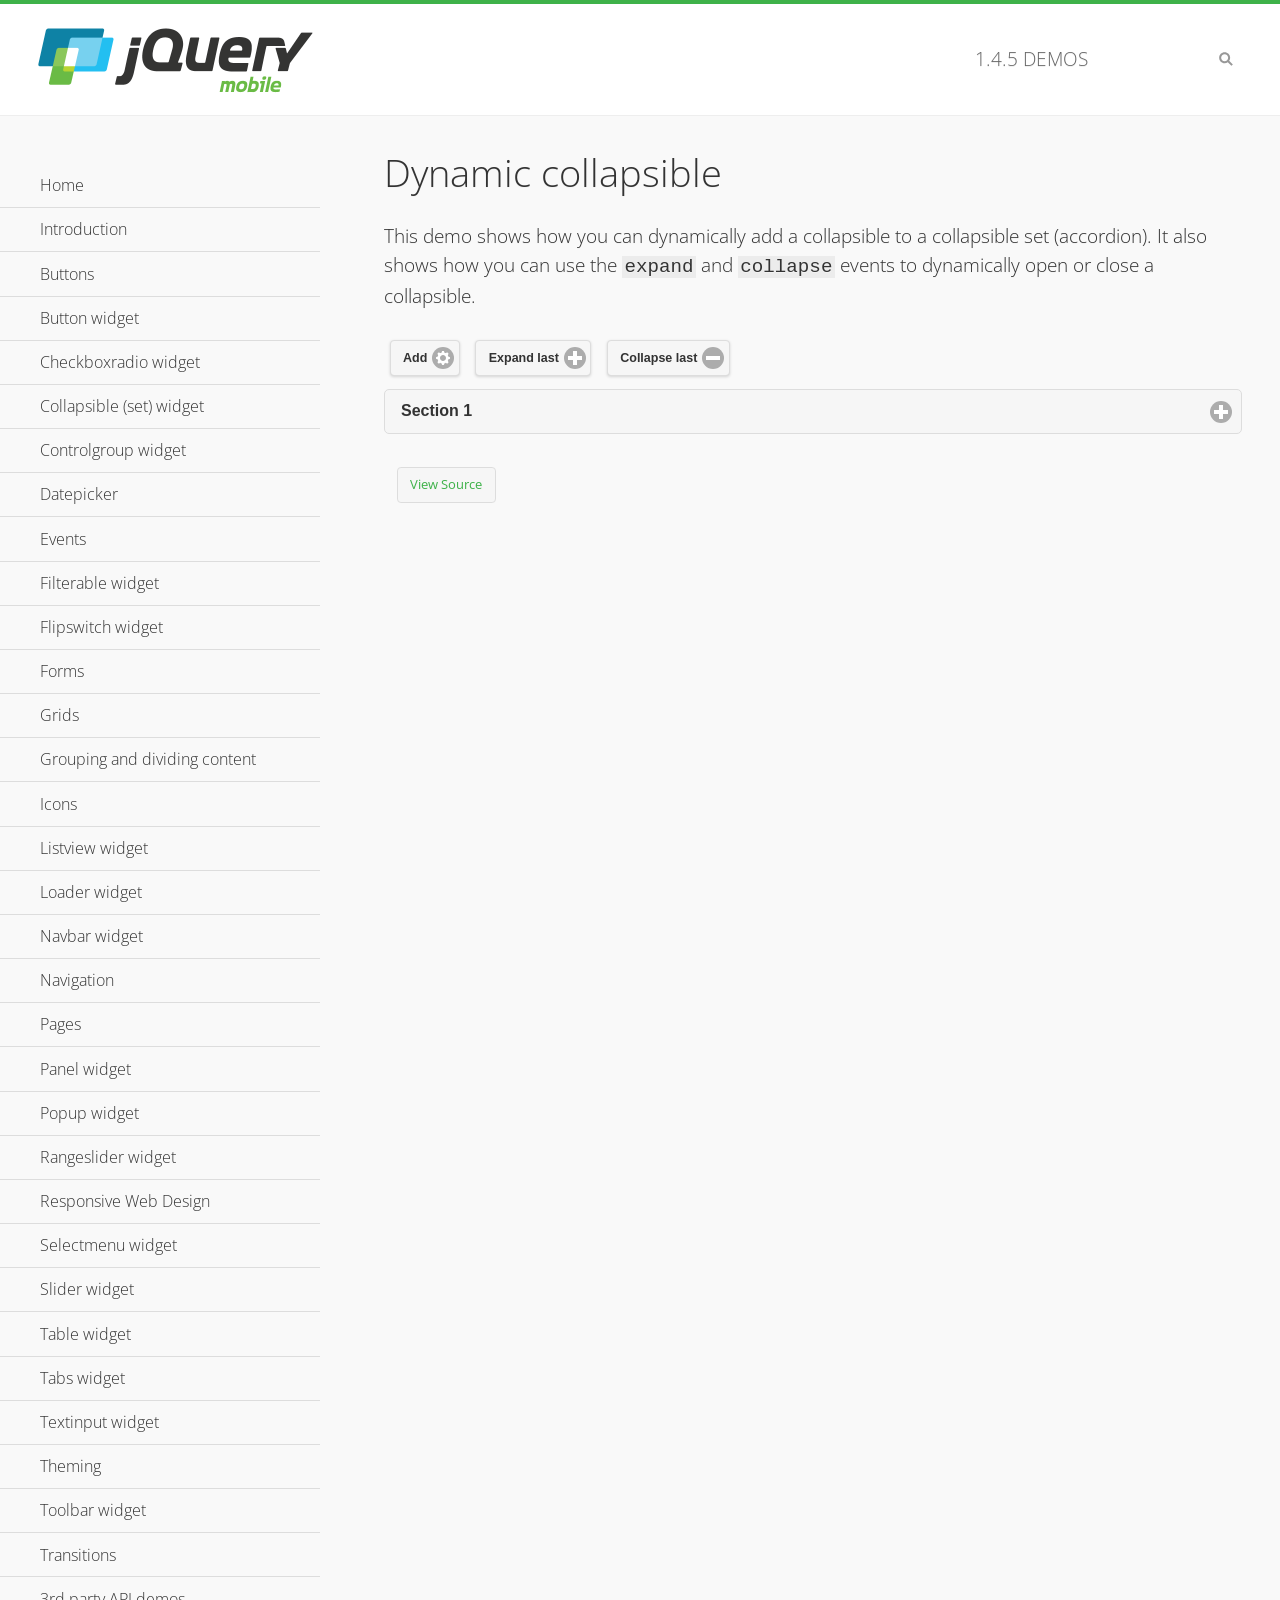
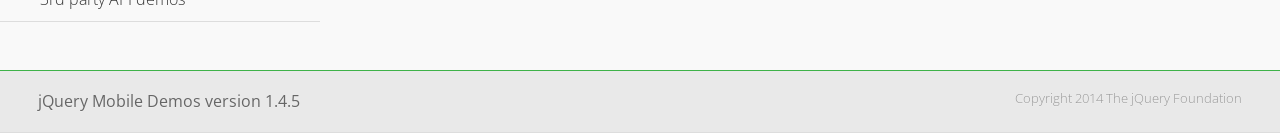
<file: jquery.mobile/demos/collapsible-dynamic/index.html>
<!DOCTYPE html>
<html>
<head>
	<meta charset="utf-8">
	<meta name="viewport" content="width=device-width, initial-scale=1">
	<title>Dynamic collapsible - jQuery Mobile Demos</title>
	<link rel="shortcut icon" href="../favicon.ico">
    <link rel="stylesheet" href="http://fonts.googleapis.com/css?family=Open+Sans:300,400,700">
	<link rel="stylesheet" href="../css/themes/default/jquery.mobile-1.4.5.min.css">
	<link rel="stylesheet" href="../_assets/css/jqm-demos.css">
	<script src="../js/jquery.js"></script>
	<script src="../_assets/js/index.js"></script>
	<script src="../js/jquery.mobile-1.4.5.min.js"></script>
	<script>
		$( document ).on( "pagecreate", function() {
			var nextId = 1;

			$("#add").click(function() {
				nextId++;
				var content = "<div data-role='collapsible' id='set" + nextId + "'><h3>Section " + nextId + "</h3><p>I am the collapsible content in a set so this feels like an accordion. I am hidden by default because I have the 'collapsed' state; you need to expand the header to see me.</p></div>";

				$( "#set" ).append( content ).collapsibleset( "refresh" );
			});

			$( "#expand" ).click(function() {
				$("#set").children(":last").collapsible( "expand" );
			});

			$( "#collapse" ).click(function() {
				$( "#set" ).children( ":last" ).collapsible( "collapse" );
			});
		});
	</script>
</head>
<body>
<div data-role="page" class="jqm-demos">

	<div data-role="header" class="jqm-header">
		<h2><a href="../" title="jQuery Mobile Demos home"><img src="../_assets/img/jquery-logo.png" alt="jQuery Mobile"></a></h2>
		<p><span class="jqm-version"></span> Demos</p>
		<a href="#" class="jqm-navmenu-link ui-btn ui-btn-icon-notext ui-corner-all ui-icon-bars ui-nodisc-icon ui-alt-icon ui-btn-left">Menu</a>
		<a href="#" class="jqm-search-link ui-btn ui-btn-icon-notext ui-corner-all ui-icon-search ui-nodisc-icon ui-alt-icon ui-btn-right">Search</a>
	</div><!-- /header -->

	<div role="main" class="ui-content jqm-content">

        <h1>Dynamic collapsible</h1>

        <p>This demo shows how you can dynamically add a collapsible to a collapsible set (accordion). It also shows how you can use the <code>expand</code> and <code>collapse</code> events to dynamically open or close a collapsible.</p>

        <div data-demo-html="true" data-demo-js="true">
            <button type="button" data-icon="gear" data-iconpos="right" data-mini="true" data-inline="true" id="add">Add</button>
            <button type="button" data-icon="plus" data-iconpos="right" data-mini="true" data-inline="true" id="expand">Expand last</button>
            <button type="button" data-icon="minus" data-iconpos="right" data-mini="true" data-inline="true" id="collapse">Collapse last</button>

            <div data-role="collapsibleset" data-content-theme="a" data-iconpos="right" id="set">
                <div data-role="collapsible" id="set1" data-collapsed="true">
                    <h3>Section 1</h3>
                    <p>I'm the collapsible content.</p>
                </div>
            </div>

        </div><!--/demo-html -->

	</div><!-- /content -->
	    <div data-role="panel" class="jqm-navmenu-panel" data-position="left" data-display="overlay" data-theme="a">
	    	<ul class="jqm-list ui-alt-icon ui-nodisc-icon">
<li data-filtertext="demos homepage" data-icon="home"><a href=".././">Home</a></li>
<li data-filtertext="introduction overview getting started"><a href="../intro/" data-ajax="false">Introduction</a></li>
<li data-filtertext="buttons button markup buttonmarkup method anchor link button element"><a href="../button-markup/" data-ajax="false">Buttons</a></li>
<li data-filtertext="form button widget input button submit reset"><a href="../button/" data-ajax="false">Button widget</a></li>
<li data-role="collapsible" data-enhanced="true" data-collapsed-icon="carat-d" data-expanded-icon="carat-u" data-iconpos="right" data-inset="false" class="ui-collapsible ui-collapsible-themed-content ui-collapsible-collapsed">
	<h3 class="ui-collapsible-heading ui-collapsible-heading-collapsed">
		<a href="#" class="ui-collapsible-heading-toggle ui-btn ui-btn-icon-right ui-btn-inherit ui-icon-carat-d">
		    Checkboxradio widget<span class="ui-collapsible-heading-status"> click to expand contents</span>
		</a>
	</h3>
	<div class="ui-collapsible-content ui-body-inherit ui-collapsible-content-collapsed" aria-hidden="true">
		<ul>
			<li data-filtertext="form checkboxradio widget checkbox input checkboxes controlgroups"><a href="../checkboxradio-checkbox/" data-ajax="false">Checkboxes</a></li>
			<li data-filtertext="form checkboxradio widget radio input radio buttons controlgroups"><a href="../checkboxradio-radio/" data-ajax="false">Radio buttons</a></li>
		</ul>
	</div>
</li>
<li data-role="collapsible" data-enhanced="true" data-collapsed-icon="carat-d" data-expanded-icon="carat-u" data-iconpos="right" data-inset="false" class="ui-collapsible ui-collapsible-themed-content ui-collapsible-collapsed">
	<h3 class="ui-collapsible-heading ui-collapsible-heading-collapsed">
		<a href="#" class="ui-collapsible-heading-toggle ui-btn ui-btn-icon-right ui-btn-inherit ui-icon-carat-d">
			Collapsible (set) widget<span class="ui-collapsible-heading-status"> click to expand contents</span>
		</a>
	</h3>
	<div class="ui-collapsible-content ui-body-inherit ui-collapsible-content-collapsed" aria-hidden="true">
		<ul>
			<li data-filtertext="collapsibles content formatting"><a href="../collapsible/" data-ajax="false">Collapsible</a></li>
			<li data-filtertext="dynamic collapsible set accordion append expand"><a href="../collapsible-dynamic/" data-ajax="false">Dynamic collapsibles</a></li>
			<li data-filtertext="accordions collapsible set widget content formatting grouped collapsibles"><a href="../collapsibleset/" data-ajax="false">Collapsible set</a></li>
		</ul>
	</div>
</li>
<li data-role="collapsible" data-enhanced="true" data-collapsed-icon="carat-d" data-expanded-icon="carat-u" data-iconpos="right" data-inset="false" class="ui-collapsible ui-collapsible-themed-content ui-collapsible-collapsed">
	<h3 class="ui-collapsible-heading ui-collapsible-heading-collapsed">
		<a href="#" class="ui-collapsible-heading-toggle ui-btn ui-btn-icon-right ui-btn-inherit ui-icon-carat-d">
			Controlgroup widget<span class="ui-collapsible-heading-status"> click to expand contents</span>
		</a>
	</h3>
	<div class="ui-collapsible-content ui-body-inherit ui-collapsible-content-collapsed" aria-hidden="true">
		<ul>
			<li data-filtertext="controlgroups selectmenu checkboxradio input grouped buttons horizontal vertical"><a href="../controlgroup/" data-ajax="false">Controlgroup</a></li>
			<li data-filtertext="dynamic controlgroup dynamically add buttons"><a href="../controlgroup-dynamic/" data-ajax="false">Dynamic controlgroups</a></li>
		</ul>
	</div>
</li>
<li data-filtertext="form datepicker widget date input"><a href="../datepicker/" data-ajax="false">Datepicker</a></li>
<li data-role="collapsible" data-enhanced="true" data-collapsed-icon="carat-d" data-expanded-icon="carat-u" data-iconpos="right" data-inset="false" class="ui-collapsible ui-collapsible-themed-content ui-collapsible-collapsed">
	<h3 class="ui-collapsible-heading ui-collapsible-heading-collapsed">
		<a href="#" class="ui-collapsible-heading-toggle ui-btn ui-btn-icon-right ui-btn-inherit ui-icon-carat-d">
			Events<span class="ui-collapsible-heading-status"> click to expand contents</span>
		</a>
	</h3>
	<div class="ui-collapsible-content ui-body-inherit ui-collapsible-content-collapsed" aria-hidden="true">
		<ul>
			<li data-filtertext="swipe to delete list items listviews swipe events"><a href="../swipe-list/" data-ajax="false">Swipe list items</a></li>
			<li data-filtertext="swipe to navigate swipe page navigation swipe events"><a href="../swipe-page/" data-ajax="false">Swipe page navigation</a></li>
		</ul>
	</div>
</li>
<li data-filtertext="filterable filter elements sorting searching listview table"><a href="../filterable/" data-ajax="false">Filterable widget</a></li>
<li data-filtertext="form flipswitch widget flip toggle switch binary select checkbox input"><a href="../flipswitch/" data-ajax="false">Flipswitch widget</a></li>
<li data-role="collapsible" data-enhanced="true" data-collapsed-icon="carat-d" data-expanded-icon="carat-u" data-iconpos="right" data-inset="false" class="ui-collapsible ui-collapsible-themed-content ui-collapsible-collapsed">
	<h3 class="ui-collapsible-heading ui-collapsible-heading-collapsed">
		<a href="#" class="ui-collapsible-heading-toggle ui-btn ui-btn-icon-right ui-btn-inherit ui-icon-carat-d">
			Forms<span class="ui-collapsible-heading-status"> click to expand contents</span>
		</a>
	</h3>
	<div class="ui-collapsible-content ui-body-inherit ui-collapsible-content-collapsed" aria-hidden="true">
		<ul>
			<li data-filtertext="forms text checkbox radio range button submit reset inputs selects textarea slider flipswitch label form elements"><a href="../forms/" data-ajax="false">Forms</a></li>
			<li data-filtertext="form hide labels hidden accessible ui-hidden-accessible forms"><a href="../forms-label-hidden-accessible/" data-ajax="false">Hide labels</a></li>
			<li data-filtertext="form field containers fieldcontain ui-field-contain forms"><a href="../forms-field-contain/" data-ajax="false">Field containers</a></li>
			<li data-filtertext="forms disabled form elements"><a href="../forms-disabled/" data-ajax="false">Forms disabled</a></li>
			<li data-filtertext="forms gallery examples overview forms text checkbox radio range button submit reset inputs selects textarea slider flipswitch label form elements"><a href="../forms-gallery/" data-ajax="false">Forms gallery</a></li>
		</ul>
	</div>
</li>
<li data-role="collapsible" data-enhanced="true" data-collapsed-icon="carat-d" data-expanded-icon="carat-u" data-iconpos="right" data-inset="false" class="ui-collapsible ui-collapsible-themed-content ui-collapsible-collapsed">
	<h3 class="ui-collapsible-heading ui-collapsible-heading-collapsed">
		<a href="#" class="ui-collapsible-heading-toggle ui-btn ui-btn-icon-right ui-btn-inherit ui-icon-carat-d">
			Grids<span class="ui-collapsible-heading-status"> click to expand contents</span>
		</a>
	</h3>
	<div class="ui-collapsible-content ui-body-inherit ui-collapsible-content-collapsed" aria-hidden="true">
		<ul>
			<li data-filtertext="grids columns blocks content formatting rwd responsive css framework"><a href="../grids/" data-ajax="false">Grids</a></li>
			<li data-filtertext="buttons in grids css framework"><a href="../grids-buttons/" data-ajax="false">Buttons in grids</a></li>
			<li data-filtertext="custom responsive grids rwd css framework"><a href="../grids-custom-responsive/" data-ajax="false">Custom responsive grids</a></li>
		</ul>
	</div>
</li>
<li data-filtertext="blocks content formatting sections heading"><a href="../body-bar-classes/" data-ajax="false">Grouping and dividing content</a></li>
<li data-role="collapsible" data-enhanced="true" data-collapsed-icon="carat-d" data-expanded-icon="carat-u" data-iconpos="right" data-inset="false" class="ui-collapsible ui-collapsible-themed-content ui-collapsible-collapsed">
	<h3 class="ui-collapsible-heading ui-collapsible-heading-collapsed">
		<a href="#" class="ui-collapsible-heading-toggle ui-btn ui-btn-icon-right ui-btn-inherit ui-icon-carat-d">
			Icons<span class="ui-collapsible-heading-status"> click to expand contents</span>
		</a>
	</h3>
	<div class="ui-collapsible-content ui-body-inherit ui-collapsible-content-collapsed" aria-hidden="true">
		<ul>
			<li data-filtertext="button icons svg disc alt custom icon position"><a href="../icons/" data-ajax="false">Icons</a></li>
			<li data-filtertext=""><a href="../icons-grunticon/" data-ajax="false">Grunticon loader</a></li>
		</ul>
	</div>
</li>
<li data-role="collapsible" data-enhanced="true" data-collapsed-icon="carat-d" data-expanded-icon="carat-u" data-iconpos="right" data-inset="false" class="ui-collapsible ui-collapsible-themed-content ui-collapsible-collapsed">
	<h3 class="ui-collapsible-heading ui-collapsible-heading-collapsed">
		<a href="#" class="ui-collapsible-heading-toggle ui-btn ui-btn-icon-right ui-btn-inherit ui-icon-carat-d">
			Listview widget<span class="ui-collapsible-heading-status"> click to expand contents</span>
		</a>
	</h3>
	<div class="ui-collapsible-content ui-body-inherit ui-collapsible-content-collapsed" aria-hidden="true">
		<ul>
			<li data-filtertext="listview widget thumbnails icons nested split button collapsible ul ol"><a href="../listview/" data-ajax="false">Listview</a></li>
			<li data-filtertext="autocomplete filterable reveal listview filtertextbeforefilter placeholder"><a href="../listview-autocomplete/" data-ajax="false">Listview autocomplete</a></li>
			<li data-filtertext="autocomplete filterable reveal listview remote data filtertextbeforefilter placeholder"><a href="../listview-autocomplete-remote/" data-ajax="false">Listview autocomplete remote data</a></li>
			<li data-filtertext="autodividers anchor jump scroll linkbars listview lists ul ol"><a href="../listview-autodividers-linkbar/" data-ajax="false">Listview autodividers linkbar</a></li>
			<li data-filtertext="listview autodividers selector autodividersselector lists ul ol"><a href="../listview-autodividers-selector/" data-ajax="false">Listview autodividers selector</a></li>
			<li data-filtertext="listview nested list items"><a href="../listview-nested-lists/" data-ajax="false">Nested Listviews</a></li>
			<li data-filtertext="listview collapsible list items flat"><a href="../listview-collapsible-item-flat/" data-ajax="false">Listview collapsible list items (flat)</a></li>
			<li data-filtertext="listview collapsible list indented"><a href="../listview-collapsible-item-indented/" data-ajax="false">Listview collapsible list items (indented)</a></li>
			<li data-filtertext="grid listview responsive grids responsive listviews lists ul"><a href="../listview-grid/" data-ajax="false">Listview responsive grid</a></li>
		</ul>
	</div>
</li>
<li data-filtertext="loader widget page loading navigation overlay spinner"><a href="../loader/" data-ajax="false">Loader widget</a></li>
<li data-filtertext="navbar widget navmenu toolbars header footer"><a href="../navbar/" data-ajax="false">Navbar widget</a></li>
<li data-role="collapsible" data-enhanced="true" data-collapsed-icon="carat-d" data-expanded-icon="carat-u" data-iconpos="right" data-inset="false" class="ui-collapsible ui-collapsible-themed-content ui-collapsible-collapsed">
	<h3 class="ui-collapsible-heading ui-collapsible-heading-collapsed">
		<a href="#" class="ui-collapsible-heading-toggle ui-btn ui-btn-icon-right ui-btn-inherit ui-icon-carat-d">
			Navigation<span class="ui-collapsible-heading-status"> click to expand contents</span>
		</a>
	</h3>
	<div class="ui-collapsible-content ui-body-inherit ui-collapsible-content-collapsed" aria-hidden="true">
		<ul>
			<li data-filtertext="ajax navigation navigate widget history event method"><a href="../navigation/" data-ajax="false">Navigation</a></li>
			<li data-filtertext="linking pages page links navigation ajax prefetch cache"><a href="../navigation-linking-pages/" data-ajax="false">Linking pages</a></li>
			<!-- <li data-filtertext="php redirect server redirection server-side navigation"><a href="../navigation-php-redirect/" data-ajax="false">PHP redirect demo</a></li>-->
			<li data-filtertext="navigation redirection hash query"><a href="../navigation-hash-processing/" data-ajax="false">Hash processing demo</a></li>
			<li data-filtertext="navigation redirection hash query"><a href="../page-events/" data-ajax="false">Page Navigation Events</a></li>
		</ul>
	</div>
</li>
<li data-role="collapsible" data-enhanced="true" data-collapsed-icon="carat-d" data-expanded-icon="carat-u" data-iconpos="right" data-inset="false" class="ui-collapsible ui-collapsible-themed-content ui-collapsible-collapsed">
	<h3 class="ui-collapsible-heading ui-collapsible-heading-collapsed">
		<a href="#" class="ui-collapsible-heading-toggle ui-btn ui-btn-icon-right ui-btn-inherit ui-icon-carat-d">
			Pages<span class="ui-collapsible-heading-status"> click to expand contents</span>
		</a>
	</h3>
	<div class="ui-collapsible-content ui-body-inherit ui-collapsible-content-collapsed" aria-hidden="true">
		<ul>
			<li data-filtertext="pages page widget ajax navigation"><a href="../pages/" data-ajax="false">Pages</a></li>
			<li data-filtertext="single page"><a href="../pages-single-page/" data-ajax="false">Single page</a></li>
			<li data-filtertext="multipage multi-page page"><a href="../pages-multi-page/" data-ajax="false">Multi-page template</a></li>
			<li data-filtertext="dialog page widget modal popup"><a href="../pages-dialog/" data-ajax="false">Dialog page</a></li>
		</ul>
	</div>
</li>
<li data-role="collapsible" data-enhanced="true" data-collapsed-icon="carat-d" data-expanded-icon="carat-u" data-iconpos="right" data-inset="false" class="ui-collapsible ui-collapsible-themed-content ui-collapsible-collapsed">
	<h3 class="ui-collapsible-heading ui-collapsible-heading-collapsed">
		<a href="#" class="ui-collapsible-heading-toggle ui-btn ui-btn-icon-right ui-btn-inherit ui-icon-carat-d">
			Panel widget<span class="ui-collapsible-heading-status"> click to expand contents</span>
		</a>
	</h3>
	<div class="ui-collapsible-content ui-body-inherit ui-collapsible-content-collapsed" aria-hidden="true">
		<ul>
			<li data-filtertext="panel widget sliding panels reveal push overlay responsive"><a href="../panel/" data-ajax="false">Panel</a></li>
			<li data-filtertext=""><a href="../panel-external/" data-ajax="false">External panels</a></li>
			<li data-filtertext="panel "><a href="../panel-fixed/" data-ajax="false">Fixed panels</a></li>
			<li data-filtertext="panel slide panels sliding panels shadow rwd responsive breakpoint"><a href="../panel-responsive/" data-ajax="false">Panels responsive</a></li>
			<li data-filtertext="panel custom style custom panel width reveal shadow listview panel styling page background wrapper"><a href="../panel-styling/" data-ajax="false">Custom panel style</a></li>
			<li data-filtertext="panel open on swipe"><a href="../panel-swipe-open/" data-ajax="false">Panel open on swipe</a></li>
			<li data-filtertext="panels outside page internal external toolbars"><a href="../panel-external-internal/" data-ajax="false">Panel external and internal</a></li>
		</ul>
	</div>
</li>
<li data-role="collapsible" data-enhanced="true" data-collapsed-icon="carat-d" data-expanded-icon="carat-u" data-iconpos="right" data-inset="false" class="ui-collapsible ui-collapsible-themed-content ui-collapsible-collapsed">
	<h3 class="ui-collapsible-heading ui-collapsible-heading-collapsed">
		<a href="#" class="ui-collapsible-heading-toggle ui-btn ui-btn-icon-right ui-btn-inherit ui-icon-carat-d">
			Popup widget<span class="ui-collapsible-heading-status"> click to expand contents</span>
		</a>
	</h3>
	<div class="ui-collapsible-content ui-body-inherit ui-collapsible-content-collapsed" aria-hidden="true">
		<ul>
			<li data-filtertext="popup widget popups dialog modal transition tooltip lightbox form overlay screen flip pop fade transition"><a href="../popup/" data-ajax="false">Popup</a></li>
			<li data-filtertext="popup alignment position"><a href="../popup-alignment/" data-ajax="false">Popup alignment</a></li>
			<li data-filtertext="popup arrow size popups popover"><a href="../popup-arrow-size/" data-ajax="false">Popup arrow size</a></li>
			<li data-filtertext="dynamic popups popup images lightbox"><a href="../popup-dynamic/" data-ajax="false">Dynamic popups</a></li>
			<li data-filtertext="popups with iframes scaling"><a href="../popup-iframe/" data-ajax="false">Popups with iframes</a></li>
			<li data-filtertext="popup image scaling"><a href="../popup-image-scaling/" data-ajax="false">Popup image scaling</a></li>
			<li data-filtertext="external popup outside multi-page"><a href="../popup-outside-multipage/" data-ajax="false">Popup outside multi-page</a></li>
		</ul>
	</div>
</li>
<li data-filtertext="form rangeslider widget dual sliders dual handle sliders range input"><a href="../rangeslider/" data-ajax="false">Rangeslider widget</a></li>
<li data-filtertext="responsive web design rwd adaptive progressive enhancement PE accessible mobile breakpoints media query media queries"><a href="../rwd/" data-ajax="false">Responsive Web Design</a></li>
<li data-role="collapsible" data-enhanced="true" data-collapsed-icon="carat-d" data-expanded-icon="carat-u" data-iconpos="right" data-inset="false" class="ui-collapsible ui-collapsible-themed-content ui-collapsible-collapsed">
	<h3 class="ui-collapsible-heading ui-collapsible-heading-collapsed">
		<a href="#" class="ui-collapsible-heading-toggle ui-btn ui-btn-icon-right ui-btn-inherit ui-icon-carat-d">
			Selectmenu widget<span class="ui-collapsible-heading-status"> click to expand contents</span>
		</a>
	</h3>
	<div class="ui-collapsible-content ui-body-inherit ui-collapsible-content-collapsed" aria-hidden="true">
		<ul>
			<li data-filtertext="form selectmenu widget select input custom select menu selects"><a href="../selectmenu/" data-ajax="false">Selectmenu</a></li>
			<li data-filtertext="form custom select menu selectmenu widget custom menu option optgroup multiple selects"><a href="../selectmenu-custom/" data-ajax="false">Custom select menu</a></li>
			<li data-filtertext="filterable select filter popup dialog"><a href="../selectmenu-custom-filter/" data-ajax="false">Custom select menu with filter</a></li>
		</ul>
	</div>
</li>
<li data-role="collapsible" data-enhanced="true" data-collapsed-icon="carat-d" data-expanded-icon="carat-u" data-iconpos="right" data-inset="false" class="ui-collapsible ui-collapsible-themed-content ui-collapsible-collapsed">
	<h3 class="ui-collapsible-heading ui-collapsible-heading-collapsed">
		<a href="#" class="ui-collapsible-heading-toggle ui-btn ui-btn-icon-right ui-btn-inherit ui-icon-carat-d">
			Slider widget<span class="ui-collapsible-heading-status"> click to expand contents</span>
		</a>
	</h3>
	<div class="ui-collapsible-content ui-body-inherit ui-collapsible-content-collapsed" aria-hidden="true">
		<ul>
			<li data-filtertext="form slider widget range input single sliders"><a href="../slider/" data-ajax="false">Slider</a></li>
			<li data-filtertext="form slider widget flipswitch slider binary select flip toggle switch"><a href="../slider-flipswitch/" data-ajax="false">Slider flip toggle switch</a></li>
			<li data-filtertext="form slider tooltip handle value input range sliders"><a href="../slider-tooltip/" data-ajax="false">Slider tooltip</a></li>
		</ul>
	</div>
</li>
<li data-role="collapsible" data-enhanced="true" data-collapsed-icon="carat-d" data-expanded-icon="carat-u" data-iconpos="right" data-inset="false" class="ui-collapsible ui-collapsible-themed-content ui-collapsible-collapsed">
	<h3 class="ui-collapsible-heading ui-collapsible-heading-collapsed">
		<a href="#" class="ui-collapsible-heading-toggle ui-btn ui-btn-icon-right ui-btn-inherit ui-icon-carat-d">
			Table widget<span class="ui-collapsible-heading-status"> click to expand contents</span>
		</a>
	</h3>
	<div class="ui-collapsible-content ui-body-inherit ui-collapsible-content-collapsed" aria-hidden="true">
		<ul>
			<li data-filtertext="table widget reflow column toggle th td responsive tables rwd hide show tabular"><a href="../table-column-toggle/" data-ajax="false">Table Column Toggle</a></li>
			<li data-filtertext="table column toggle phone comparison demo"><a href="../table-column-toggle-example/" data-ajax="false">Table Column Toggle demo</a></li>
			<li data-filtertext="responsive tables table column toggle heading groups rwd breakpoint"><a href="../table-column-toggle-heading-groups/" data-ajax="false">Table Column Toggle heading groups</a></li>
			<li data-filtertext="responsive tables table column toggle hide rwd breakpoint customization options"><a href="../table-column-toggle-options/" data-ajax="false">Table Column Toggle options</a></li>
			<li data-filtertext="table reflow th td responsive rwd columns tabular"><a href="../table-reflow/" data-ajax="false">Table Reflow</a></li>
			<li data-filtertext="responsive tables table reflow heading groups rwd breakpoint"><a href="../table-reflow-heading-groups/" data-ajax="false">Table Reflow heading groups</a></li>
			<li data-filtertext="responsive tables table reflow stripes strokes table style"><a href="../table-reflow-stripes-strokes/" data-ajax="false">Table Reflow stripes and strokes</a></li>
			<li data-filtertext="responsive tables table reflow stack custom styles"><a href="../table-reflow-styling/" data-ajax="false">Table Reflow custom styles</a></li>
		</ul>
	</div>
</li>
<li data-filtertext="ui tabs widget"><a href="../tabs/" data-ajax="false">Tabs widget</a></li>
<li data-filtertext="form textinput widget text input textarea number date time tel email file color password"><a href="../textinput/" data-ajax="false">Textinput widget</a></li>
<li data-role="collapsible" data-enhanced="true" data-collapsed-icon="carat-d" data-expanded-icon="carat-u" data-iconpos="right" data-inset="false" class="ui-collapsible ui-collapsible-themed-content ui-collapsible-collapsed">
	<h3 class="ui-collapsible-heading ui-collapsible-heading-collapsed">
		<a href="#" class="ui-collapsible-heading-toggle ui-btn ui-btn-icon-right ui-btn-inherit ui-icon-carat-d">
			Theming<span class="ui-collapsible-heading-status"> click to expand contents</span>
		</a>
	</h3>
	<div class="ui-collapsible-content ui-body-inherit ui-collapsible-content-collapsed" aria-hidden="true">
		<ul>
			<li data-filtertext="default theme swatches theming style css"><a href="../theme-default/" data-ajax="false">Default theme</a></li>
			<li data-filtertext="classic theme old theme swatches theming style css"><a href="../theme-classic/" data-ajax="false">Classic theme</a></li>
		</ul>
	</div>
</li>
<li data-role="collapsible" data-enhanced="true" data-collapsed-icon="carat-d" data-expanded-icon="carat-u" data-iconpos="right" data-inset="false" class="ui-collapsible ui-collapsible-themed-content ui-collapsible-collapsed">
	<h3 class="ui-collapsible-heading ui-collapsible-heading-collapsed">
		<a href="#" class="ui-collapsible-heading-toggle ui-btn ui-btn-icon-right ui-btn-inherit ui-icon-carat-d">
			Toolbar widget<span class="ui-collapsible-heading-status"> click to expand contents</span>
		</a>
	</h3>
	<div class="ui-collapsible-content ui-body-inherit ui-collapsible-content-collapsed" aria-hidden="true">
		<ul>
			<li data-filtertext="toolbar widget header footer toolbars fixed fullscreen external sections"><a href="../toolbar/" data-ajax="false">Toolbar</a></li>
			<li data-filtertext="dynamic toolbars dynamically add toolbar header footer"><a href="../toolbar-dynamic/" data-ajax="false">Dynamic toolbars</a></li>
			<li data-filtertext="external toolbars header footer"><a href="../toolbar-external/" data-ajax="false">External toolbars</a></li>
			<li data-filtertext="fixed toolbars header footer"><a href="../toolbar-fixed/" data-ajax="false">Fixed toolbars</a></li>
			<li data-filtertext="fixed fullscreen toolbars header footer"><a href="../toolbar-fixed-fullscreen/" data-ajax="false">Fullscreen toolbars</a></li>
			<li data-filtertext="external fixed toolbars header footer"><a href="../toolbar-fixed-external/" data-ajax="false">Fixed external toolbars</a></li>
			<li data-filtertext="external persistent toolbars header footer navbar navmenu"><a href="../toolbar-fixed-persistent/" data-ajax="false">Persistent toolbars</a></li>
			<li data-filtertext="external ajax optimized toolbars persistent toolbars header footer navbar"><a href="../toolbar-fixed-persistent-optimized/" data-ajax="false">Ajax optimized toolbars</a></li>
			<li data-filtertext="form in toolbars header footer"><a href="../toolbar-fixed-forms/" data-ajax="false">Form in toolbar</a></li>
		</ul>
	</div>
</li>
<li data-filtertext="page transitions animated pages popup navigation flip slide fade pop"><a href="../transitions/" data-ajax="false">Transitions</a></li>
<li data-role="collapsible" data-enhanced="true" data-collapsed-icon="carat-d" data-expanded-icon="carat-u" data-iconpos="right" data-inset="false" class="ui-collapsible ui-collapsible-themed-content ui-collapsible-collapsed">
	<h3 class="ui-collapsible-heading ui-collapsible-heading-collapsed">
		<a href="#" class="ui-collapsible-heading-toggle ui-btn ui-btn-icon-right ui-btn-inherit ui-icon-carat-d">
			3rd party API demos<span class="ui-collapsible-heading-status"> click to expand contents</span>
		</a>
	</h3>
	<div class="ui-collapsible-content ui-body-inherit ui-collapsible-content-collapsed" aria-hidden="true">
		<ul>
			<li data-filtertext="backbone requirejs navigation router"><a href="../backbone-requirejs/" data-ajax="false">Backbone RequireJS</a></li>
			<li data-filtertext="google maps geolocation demo"><a href="../map-geolocation/" data-ajax="false">Google Maps geolocation</a></li>
			<li data-filtertext="google maps hybrid"><a href="../map-list-toggle/" data-ajax="false">Google Maps list toggle</a></li>
		</ul>
	</div>
</li>



		     </ul>
		</div><!-- /panel -->


	<div data-role="footer" data-position="fixed" data-tap-toggle="false" class="jqm-footer">
		<p>jQuery Mobile Demos version <span class="jqm-version"></span></p>
		<p>Copyright 2014 The jQuery Foundation</p>
	</div><!-- /footer -->
	<!-- TODO: This should become an external panel so we can add input to markup (unique ID) -->
    <div data-role="panel" class="jqm-search-panel" data-position="right" data-display="overlay" data-theme="a">
		<div class="jqm-search">
			<ul class="jqm-list" data-filter-placeholder="Search demos..." data-filter-reveal="true">
<li data-filtertext="demos homepage" data-icon="home"><a href=".././">Home</a></li>
<li data-filtertext="introduction overview getting started"><a href="../intro/" data-ajax="false">Introduction</a></li>
<li data-filtertext="buttons button markup buttonmarkup method anchor link button element"><a href="../button-markup/" data-ajax="false">Buttons</a></li>
<li data-filtertext="form button widget input button submit reset"><a href="../button/" data-ajax="false">Button widget</a></li>
<li data-role="collapsible" data-enhanced="true" data-collapsed-icon="carat-d" data-expanded-icon="carat-u" data-iconpos="right" data-inset="false" class="ui-collapsible ui-collapsible-themed-content ui-collapsible-collapsed">
	<h3 class="ui-collapsible-heading ui-collapsible-heading-collapsed">
		<a href="#" class="ui-collapsible-heading-toggle ui-btn ui-btn-icon-right ui-btn-inherit ui-icon-carat-d">
		    Checkboxradio widget<span class="ui-collapsible-heading-status"> click to expand contents</span>
		</a>
	</h3>
	<div class="ui-collapsible-content ui-body-inherit ui-collapsible-content-collapsed" aria-hidden="true">
		<ul>
			<li data-filtertext="form checkboxradio widget checkbox input checkboxes controlgroups"><a href="../checkboxradio-checkbox/" data-ajax="false">Checkboxes</a></li>
			<li data-filtertext="form checkboxradio widget radio input radio buttons controlgroups"><a href="../checkboxradio-radio/" data-ajax="false">Radio buttons</a></li>
		</ul>
	</div>
</li>
<li data-role="collapsible" data-enhanced="true" data-collapsed-icon="carat-d" data-expanded-icon="carat-u" data-iconpos="right" data-inset="false" class="ui-collapsible ui-collapsible-themed-content ui-collapsible-collapsed">
	<h3 class="ui-collapsible-heading ui-collapsible-heading-collapsed">
		<a href="#" class="ui-collapsible-heading-toggle ui-btn ui-btn-icon-right ui-btn-inherit ui-icon-carat-d">
			Collapsible (set) widget<span class="ui-collapsible-heading-status"> click to expand contents</span>
		</a>
	</h3>
	<div class="ui-collapsible-content ui-body-inherit ui-collapsible-content-collapsed" aria-hidden="true">
		<ul>
			<li data-filtertext="collapsibles content formatting"><a href="../collapsible/" data-ajax="false">Collapsible</a></li>
			<li data-filtertext="dynamic collapsible set accordion append expand"><a href="../collapsible-dynamic/" data-ajax="false">Dynamic collapsibles</a></li>
			<li data-filtertext="accordions collapsible set widget content formatting grouped collapsibles"><a href="../collapsibleset/" data-ajax="false">Collapsible set</a></li>
		</ul>
	</div>
</li>
<li data-role="collapsible" data-enhanced="true" data-collapsed-icon="carat-d" data-expanded-icon="carat-u" data-iconpos="right" data-inset="false" class="ui-collapsible ui-collapsible-themed-content ui-collapsible-collapsed">
	<h3 class="ui-collapsible-heading ui-collapsible-heading-collapsed">
		<a href="#" class="ui-collapsible-heading-toggle ui-btn ui-btn-icon-right ui-btn-inherit ui-icon-carat-d">
			Controlgroup widget<span class="ui-collapsible-heading-status"> click to expand contents</span>
		</a>
	</h3>
	<div class="ui-collapsible-content ui-body-inherit ui-collapsible-content-collapsed" aria-hidden="true">
		<ul>
			<li data-filtertext="controlgroups selectmenu checkboxradio input grouped buttons horizontal vertical"><a href="../controlgroup/" data-ajax="false">Controlgroup</a></li>
			<li data-filtertext="dynamic controlgroup dynamically add buttons"><a href="../controlgroup-dynamic/" data-ajax="false">Dynamic controlgroups</a></li>
		</ul>
	</div>
</li>
<li data-filtertext="form datepicker widget date input"><a href="../datepicker/" data-ajax="false">Datepicker</a></li>
<li data-role="collapsible" data-enhanced="true" data-collapsed-icon="carat-d" data-expanded-icon="carat-u" data-iconpos="right" data-inset="false" class="ui-collapsible ui-collapsible-themed-content ui-collapsible-collapsed">
	<h3 class="ui-collapsible-heading ui-collapsible-heading-collapsed">
		<a href="#" class="ui-collapsible-heading-toggle ui-btn ui-btn-icon-right ui-btn-inherit ui-icon-carat-d">
			Events<span class="ui-collapsible-heading-status"> click to expand contents</span>
		</a>
	</h3>
	<div class="ui-collapsible-content ui-body-inherit ui-collapsible-content-collapsed" aria-hidden="true">
		<ul>
			<li data-filtertext="swipe to delete list items listviews swipe events"><a href="../swipe-list/" data-ajax="false">Swipe list items</a></li>
			<li data-filtertext="swipe to navigate swipe page navigation swipe events"><a href="../swipe-page/" data-ajax="false">Swipe page navigation</a></li>
		</ul>
	</div>
</li>
<li data-filtertext="filterable filter elements sorting searching listview table"><a href="../filterable/" data-ajax="false">Filterable widget</a></li>
<li data-filtertext="form flipswitch widget flip toggle switch binary select checkbox input"><a href="../flipswitch/" data-ajax="false">Flipswitch widget</a></li>
<li data-role="collapsible" data-enhanced="true" data-collapsed-icon="carat-d" data-expanded-icon="carat-u" data-iconpos="right" data-inset="false" class="ui-collapsible ui-collapsible-themed-content ui-collapsible-collapsed">
	<h3 class="ui-collapsible-heading ui-collapsible-heading-collapsed">
		<a href="#" class="ui-collapsible-heading-toggle ui-btn ui-btn-icon-right ui-btn-inherit ui-icon-carat-d">
			Forms<span class="ui-collapsible-heading-status"> click to expand contents</span>
		</a>
	</h3>
	<div class="ui-collapsible-content ui-body-inherit ui-collapsible-content-collapsed" aria-hidden="true">
		<ul>
			<li data-filtertext="forms text checkbox radio range button submit reset inputs selects textarea slider flipswitch label form elements"><a href="../forms/" data-ajax="false">Forms</a></li>
			<li data-filtertext="form hide labels hidden accessible ui-hidden-accessible forms"><a href="../forms-label-hidden-accessible/" data-ajax="false">Hide labels</a></li>
			<li data-filtertext="form field containers fieldcontain ui-field-contain forms"><a href="../forms-field-contain/" data-ajax="false">Field containers</a></li>
			<li data-filtertext="forms disabled form elements"><a href="../forms-disabled/" data-ajax="false">Forms disabled</a></li>
			<li data-filtertext="forms gallery examples overview forms text checkbox radio range button submit reset inputs selects textarea slider flipswitch label form elements"><a href="../forms-gallery/" data-ajax="false">Forms gallery</a></li>
		</ul>
	</div>
</li>
<li data-role="collapsible" data-enhanced="true" data-collapsed-icon="carat-d" data-expanded-icon="carat-u" data-iconpos="right" data-inset="false" class="ui-collapsible ui-collapsible-themed-content ui-collapsible-collapsed">
	<h3 class="ui-collapsible-heading ui-collapsible-heading-collapsed">
		<a href="#" class="ui-collapsible-heading-toggle ui-btn ui-btn-icon-right ui-btn-inherit ui-icon-carat-d">
			Grids<span class="ui-collapsible-heading-status"> click to expand contents</span>
		</a>
	</h3>
	<div class="ui-collapsible-content ui-body-inherit ui-collapsible-content-collapsed" aria-hidden="true">
		<ul>
			<li data-filtertext="grids columns blocks content formatting rwd responsive css framework"><a href="../grids/" data-ajax="false">Grids</a></li>
			<li data-filtertext="buttons in grids css framework"><a href="../grids-buttons/" data-ajax="false">Buttons in grids</a></li>
			<li data-filtertext="custom responsive grids rwd css framework"><a href="../grids-custom-responsive/" data-ajax="false">Custom responsive grids</a></li>
		</ul>
	</div>
</li>
<li data-filtertext="blocks content formatting sections heading"><a href="../body-bar-classes/" data-ajax="false">Grouping and dividing content</a></li>
<li data-role="collapsible" data-enhanced="true" data-collapsed-icon="carat-d" data-expanded-icon="carat-u" data-iconpos="right" data-inset="false" class="ui-collapsible ui-collapsible-themed-content ui-collapsible-collapsed">
	<h3 class="ui-collapsible-heading ui-collapsible-heading-collapsed">
		<a href="#" class="ui-collapsible-heading-toggle ui-btn ui-btn-icon-right ui-btn-inherit ui-icon-carat-d">
			Icons<span class="ui-collapsible-heading-status"> click to expand contents</span>
		</a>
	</h3>
	<div class="ui-collapsible-content ui-body-inherit ui-collapsible-content-collapsed" aria-hidden="true">
		<ul>
			<li data-filtertext="button icons svg disc alt custom icon position"><a href="../icons/" data-ajax="false">Icons</a></li>
			<li data-filtertext=""><a href="../icons-grunticon/" data-ajax="false">Grunticon loader</a></li>
		</ul>
	</div>
</li>
<li data-role="collapsible" data-enhanced="true" data-collapsed-icon="carat-d" data-expanded-icon="carat-u" data-iconpos="right" data-inset="false" class="ui-collapsible ui-collapsible-themed-content ui-collapsible-collapsed">
	<h3 class="ui-collapsible-heading ui-collapsible-heading-collapsed">
		<a href="#" class="ui-collapsible-heading-toggle ui-btn ui-btn-icon-right ui-btn-inherit ui-icon-carat-d">
			Listview widget<span class="ui-collapsible-heading-status"> click to expand contents</span>
		</a>
	</h3>
	<div class="ui-collapsible-content ui-body-inherit ui-collapsible-content-collapsed" aria-hidden="true">
		<ul>
			<li data-filtertext="listview widget thumbnails icons nested split button collapsible ul ol"><a href="../listview/" data-ajax="false">Listview</a></li>
			<li data-filtertext="autocomplete filterable reveal listview filtertextbeforefilter placeholder"><a href="../listview-autocomplete/" data-ajax="false">Listview autocomplete</a></li>
			<li data-filtertext="autocomplete filterable reveal listview remote data filtertextbeforefilter placeholder"><a href="../listview-autocomplete-remote/" data-ajax="false">Listview autocomplete remote data</a></li>
			<li data-filtertext="autodividers anchor jump scroll linkbars listview lists ul ol"><a href="../listview-autodividers-linkbar/" data-ajax="false">Listview autodividers linkbar</a></li>
			<li data-filtertext="listview autodividers selector autodividersselector lists ul ol"><a href="../listview-autodividers-selector/" data-ajax="false">Listview autodividers selector</a></li>
			<li data-filtertext="listview nested list items"><a href="../listview-nested-lists/" data-ajax="false">Nested Listviews</a></li>
			<li data-filtertext="listview collapsible list items flat"><a href="../listview-collapsible-item-flat/" data-ajax="false">Listview collapsible list items (flat)</a></li>
			<li data-filtertext="listview collapsible list indented"><a href="../listview-collapsible-item-indented/" data-ajax="false">Listview collapsible list items (indented)</a></li>
			<li data-filtertext="grid listview responsive grids responsive listviews lists ul"><a href="../listview-grid/" data-ajax="false">Listview responsive grid</a></li>
		</ul>
	</div>
</li>
<li data-filtertext="loader widget page loading navigation overlay spinner"><a href="../loader/" data-ajax="false">Loader widget</a></li>
<li data-filtertext="navbar widget navmenu toolbars header footer"><a href="../navbar/" data-ajax="false">Navbar widget</a></li>
<li data-role="collapsible" data-enhanced="true" data-collapsed-icon="carat-d" data-expanded-icon="carat-u" data-iconpos="right" data-inset="false" class="ui-collapsible ui-collapsible-themed-content ui-collapsible-collapsed">
	<h3 class="ui-collapsible-heading ui-collapsible-heading-collapsed">
		<a href="#" class="ui-collapsible-heading-toggle ui-btn ui-btn-icon-right ui-btn-inherit ui-icon-carat-d">
			Navigation<span class="ui-collapsible-heading-status"> click to expand contents</span>
		</a>
	</h3>
	<div class="ui-collapsible-content ui-body-inherit ui-collapsible-content-collapsed" aria-hidden="true">
		<ul>
			<li data-filtertext="ajax navigation navigate widget history event method"><a href="../navigation/" data-ajax="false">Navigation</a></li>
			<li data-filtertext="linking pages page links navigation ajax prefetch cache"><a href="../navigation-linking-pages/" data-ajax="false">Linking pages</a></li>
			<!-- <li data-filtertext="php redirect server redirection server-side navigation"><a href="../navigation-php-redirect/" data-ajax="false">PHP redirect demo</a></li>-->
			<li data-filtertext="navigation redirection hash query"><a href="../navigation-hash-processing/" data-ajax="false">Hash processing demo</a></li>
			<li data-filtertext="navigation redirection hash query"><a href="../page-events/" data-ajax="false">Page Navigation Events</a></li>
		</ul>
	</div>
</li>
<li data-role="collapsible" data-enhanced="true" data-collapsed-icon="carat-d" data-expanded-icon="carat-u" data-iconpos="right" data-inset="false" class="ui-collapsible ui-collapsible-themed-content ui-collapsible-collapsed">
	<h3 class="ui-collapsible-heading ui-collapsible-heading-collapsed">
		<a href="#" class="ui-collapsible-heading-toggle ui-btn ui-btn-icon-right ui-btn-inherit ui-icon-carat-d">
			Pages<span class="ui-collapsible-heading-status"> click to expand contents</span>
		</a>
	</h3>
	<div class="ui-collapsible-content ui-body-inherit ui-collapsible-content-collapsed" aria-hidden="true">
		<ul>
			<li data-filtertext="pages page widget ajax navigation"><a href="../pages/" data-ajax="false">Pages</a></li>
			<li data-filtertext="single page"><a href="../pages-single-page/" data-ajax="false">Single page</a></li>
			<li data-filtertext="multipage multi-page page"><a href="../pages-multi-page/" data-ajax="false">Multi-page template</a></li>
			<li data-filtertext="dialog page widget modal popup"><a href="../pages-dialog/" data-ajax="false">Dialog page</a></li>
		</ul>
	</div>
</li>
<li data-role="collapsible" data-enhanced="true" data-collapsed-icon="carat-d" data-expanded-icon="carat-u" data-iconpos="right" data-inset="false" class="ui-collapsible ui-collapsible-themed-content ui-collapsible-collapsed">
	<h3 class="ui-collapsible-heading ui-collapsible-heading-collapsed">
		<a href="#" class="ui-collapsible-heading-toggle ui-btn ui-btn-icon-right ui-btn-inherit ui-icon-carat-d">
			Panel widget<span class="ui-collapsible-heading-status"> click to expand contents</span>
		</a>
	</h3>
	<div class="ui-collapsible-content ui-body-inherit ui-collapsible-content-collapsed" aria-hidden="true">
		<ul>
			<li data-filtertext="panel widget sliding panels reveal push overlay responsive"><a href="../panel/" data-ajax="false">Panel</a></li>
			<li data-filtertext=""><a href="../panel-external/" data-ajax="false">External panels</a></li>
			<li data-filtertext="panel "><a href="../panel-fixed/" data-ajax="false">Fixed panels</a></li>
			<li data-filtertext="panel slide panels sliding panels shadow rwd responsive breakpoint"><a href="../panel-responsive/" data-ajax="false">Panels responsive</a></li>
			<li data-filtertext="panel custom style custom panel width reveal shadow listview panel styling page background wrapper"><a href="../panel-styling/" data-ajax="false">Custom panel style</a></li>
			<li data-filtertext="panel open on swipe"><a href="../panel-swipe-open/" data-ajax="false">Panel open on swipe</a></li>
			<li data-filtertext="panels outside page internal external toolbars"><a href="../panel-external-internal/" data-ajax="false">Panel external and internal</a></li>
		</ul>
	</div>
</li>
<li data-role="collapsible" data-enhanced="true" data-collapsed-icon="carat-d" data-expanded-icon="carat-u" data-iconpos="right" data-inset="false" class="ui-collapsible ui-collapsible-themed-content ui-collapsible-collapsed">
	<h3 class="ui-collapsible-heading ui-collapsible-heading-collapsed">
		<a href="#" class="ui-collapsible-heading-toggle ui-btn ui-btn-icon-right ui-btn-inherit ui-icon-carat-d">
			Popup widget<span class="ui-collapsible-heading-status"> click to expand contents</span>
		</a>
	</h3>
	<div class="ui-collapsible-content ui-body-inherit ui-collapsible-content-collapsed" aria-hidden="true">
		<ul>
			<li data-filtertext="popup widget popups dialog modal transition tooltip lightbox form overlay screen flip pop fade transition"><a href="../popup/" data-ajax="false">Popup</a></li>
			<li data-filtertext="popup alignment position"><a href="../popup-alignment/" data-ajax="false">Popup alignment</a></li>
			<li data-filtertext="popup arrow size popups popover"><a href="../popup-arrow-size/" data-ajax="false">Popup arrow size</a></li>
			<li data-filtertext="dynamic popups popup images lightbox"><a href="../popup-dynamic/" data-ajax="false">Dynamic popups</a></li>
			<li data-filtertext="popups with iframes scaling"><a href="../popup-iframe/" data-ajax="false">Popups with iframes</a></li>
			<li data-filtertext="popup image scaling"><a href="../popup-image-scaling/" data-ajax="false">Popup image scaling</a></li>
			<li data-filtertext="external popup outside multi-page"><a href="../popup-outside-multipage/" data-ajax="false">Popup outside multi-page</a></li>
		</ul>
	</div>
</li>
<li data-filtertext="form rangeslider widget dual sliders dual handle sliders range input"><a href="../rangeslider/" data-ajax="false">Rangeslider widget</a></li>
<li data-filtertext="responsive web design rwd adaptive progressive enhancement PE accessible mobile breakpoints media query media queries"><a href="../rwd/" data-ajax="false">Responsive Web Design</a></li>
<li data-role="collapsible" data-enhanced="true" data-collapsed-icon="carat-d" data-expanded-icon="carat-u" data-iconpos="right" data-inset="false" class="ui-collapsible ui-collapsible-themed-content ui-collapsible-collapsed">
	<h3 class="ui-collapsible-heading ui-collapsible-heading-collapsed">
		<a href="#" class="ui-collapsible-heading-toggle ui-btn ui-btn-icon-right ui-btn-inherit ui-icon-carat-d">
			Selectmenu widget<span class="ui-collapsible-heading-status"> click to expand contents</span>
		</a>
	</h3>
	<div class="ui-collapsible-content ui-body-inherit ui-collapsible-content-collapsed" aria-hidden="true">
		<ul>
			<li data-filtertext="form selectmenu widget select input custom select menu selects"><a href="../selectmenu/" data-ajax="false">Selectmenu</a></li>
			<li data-filtertext="form custom select menu selectmenu widget custom menu option optgroup multiple selects"><a href="../selectmenu-custom/" data-ajax="false">Custom select menu</a></li>
			<li data-filtertext="filterable select filter popup dialog"><a href="../selectmenu-custom-filter/" data-ajax="false">Custom select menu with filter</a></li>
		</ul>
	</div>
</li>
<li data-role="collapsible" data-enhanced="true" data-collapsed-icon="carat-d" data-expanded-icon="carat-u" data-iconpos="right" data-inset="false" class="ui-collapsible ui-collapsible-themed-content ui-collapsible-collapsed">
	<h3 class="ui-collapsible-heading ui-collapsible-heading-collapsed">
		<a href="#" class="ui-collapsible-heading-toggle ui-btn ui-btn-icon-right ui-btn-inherit ui-icon-carat-d">
			Slider widget<span class="ui-collapsible-heading-status"> click to expand contents</span>
		</a>
	</h3>
	<div class="ui-collapsible-content ui-body-inherit ui-collapsible-content-collapsed" aria-hidden="true">
		<ul>
			<li data-filtertext="form slider widget range input single sliders"><a href="../slider/" data-ajax="false">Slider</a></li>
			<li data-filtertext="form slider widget flipswitch slider binary select flip toggle switch"><a href="../slider-flipswitch/" data-ajax="false">Slider flip toggle switch</a></li>
			<li data-filtertext="form slider tooltip handle value input range sliders"><a href="../slider-tooltip/" data-ajax="false">Slider tooltip</a></li>
		</ul>
	</div>
</li>
<li data-role="collapsible" data-enhanced="true" data-collapsed-icon="carat-d" data-expanded-icon="carat-u" data-iconpos="right" data-inset="false" class="ui-collapsible ui-collapsible-themed-content ui-collapsible-collapsed">
	<h3 class="ui-collapsible-heading ui-collapsible-heading-collapsed">
		<a href="#" class="ui-collapsible-heading-toggle ui-btn ui-btn-icon-right ui-btn-inherit ui-icon-carat-d">
			Table widget<span class="ui-collapsible-heading-status"> click to expand contents</span>
		</a>
	</h3>
	<div class="ui-collapsible-content ui-body-inherit ui-collapsible-content-collapsed" aria-hidden="true">
		<ul>
			<li data-filtertext="table widget reflow column toggle th td responsive tables rwd hide show tabular"><a href="../table-column-toggle/" data-ajax="false">Table Column Toggle</a></li>
			<li data-filtertext="table column toggle phone comparison demo"><a href="../table-column-toggle-example/" data-ajax="false">Table Column Toggle demo</a></li>
			<li data-filtertext="responsive tables table column toggle heading groups rwd breakpoint"><a href="../table-column-toggle-heading-groups/" data-ajax="false">Table Column Toggle heading groups</a></li>
			<li data-filtertext="responsive tables table column toggle hide rwd breakpoint customization options"><a href="../table-column-toggle-options/" data-ajax="false">Table Column Toggle options</a></li>
			<li data-filtertext="table reflow th td responsive rwd columns tabular"><a href="../table-reflow/" data-ajax="false">Table Reflow</a></li>
			<li data-filtertext="responsive tables table reflow heading groups rwd breakpoint"><a href="../table-reflow-heading-groups/" data-ajax="false">Table Reflow heading groups</a></li>
			<li data-filtertext="responsive tables table reflow stripes strokes table style"><a href="../table-reflow-stripes-strokes/" data-ajax="false">Table Reflow stripes and strokes</a></li>
			<li data-filtertext="responsive tables table reflow stack custom styles"><a href="../table-reflow-styling/" data-ajax="false">Table Reflow custom styles</a></li>
		</ul>
	</div>
</li>
<li data-filtertext="ui tabs widget"><a href="../tabs/" data-ajax="false">Tabs widget</a></li>
<li data-filtertext="form textinput widget text input textarea number date time tel email file color password"><a href="../textinput/" data-ajax="false">Textinput widget</a></li>
<li data-role="collapsible" data-enhanced="true" data-collapsed-icon="carat-d" data-expanded-icon="carat-u" data-iconpos="right" data-inset="false" class="ui-collapsible ui-collapsible-themed-content ui-collapsible-collapsed">
	<h3 class="ui-collapsible-heading ui-collapsible-heading-collapsed">
		<a href="#" class="ui-collapsible-heading-toggle ui-btn ui-btn-icon-right ui-btn-inherit ui-icon-carat-d">
			Theming<span class="ui-collapsible-heading-status"> click to expand contents</span>
		</a>
	</h3>
	<div class="ui-collapsible-content ui-body-inherit ui-collapsible-content-collapsed" aria-hidden="true">
		<ul>
			<li data-filtertext="default theme swatches theming style css"><a href="../theme-default/" data-ajax="false">Default theme</a></li>
			<li data-filtertext="classic theme old theme swatches theming style css"><a href="../theme-classic/" data-ajax="false">Classic theme</a></li>
		</ul>
	</div>
</li>
<li data-role="collapsible" data-enhanced="true" data-collapsed-icon="carat-d" data-expanded-icon="carat-u" data-iconpos="right" data-inset="false" class="ui-collapsible ui-collapsible-themed-content ui-collapsible-collapsed">
	<h3 class="ui-collapsible-heading ui-collapsible-heading-collapsed">
		<a href="#" class="ui-collapsible-heading-toggle ui-btn ui-btn-icon-right ui-btn-inherit ui-icon-carat-d">
			Toolbar widget<span class="ui-collapsible-heading-status"> click to expand contents</span>
		</a>
	</h3>
	<div class="ui-collapsible-content ui-body-inherit ui-collapsible-content-collapsed" aria-hidden="true">
		<ul>
			<li data-filtertext="toolbar widget header footer toolbars fixed fullscreen external sections"><a href="../toolbar/" data-ajax="false">Toolbar</a></li>
			<li data-filtertext="dynamic toolbars dynamically add toolbar header footer"><a href="../toolbar-dynamic/" data-ajax="false">Dynamic toolbars</a></li>
			<li data-filtertext="external toolbars header footer"><a href="../toolbar-external/" data-ajax="false">External toolbars</a></li>
			<li data-filtertext="fixed toolbars header footer"><a href="../toolbar-fixed/" data-ajax="false">Fixed toolbars</a></li>
			<li data-filtertext="fixed fullscreen toolbars header footer"><a href="../toolbar-fixed-fullscreen/" data-ajax="false">Fullscreen toolbars</a></li>
			<li data-filtertext="external fixed toolbars header footer"><a href="../toolbar-fixed-external/" data-ajax="false">Fixed external toolbars</a></li>
			<li data-filtertext="external persistent toolbars header footer navbar navmenu"><a href="../toolbar-fixed-persistent/" data-ajax="false">Persistent toolbars</a></li>
			<li data-filtertext="external ajax optimized toolbars persistent toolbars header footer navbar"><a href="../toolbar-fixed-persistent-optimized/" data-ajax="false">Ajax optimized toolbars</a></li>
			<li data-filtertext="form in toolbars header footer"><a href="../toolbar-fixed-forms/" data-ajax="false">Form in toolbar</a></li>
		</ul>
	</div>
</li>
<li data-filtertext="page transitions animated pages popup navigation flip slide fade pop"><a href="../transitions/" data-ajax="false">Transitions</a></li>
<li data-role="collapsible" data-enhanced="true" data-collapsed-icon="carat-d" data-expanded-icon="carat-u" data-iconpos="right" data-inset="false" class="ui-collapsible ui-collapsible-themed-content ui-collapsible-collapsed">
	<h3 class="ui-collapsible-heading ui-collapsible-heading-collapsed">
		<a href="#" class="ui-collapsible-heading-toggle ui-btn ui-btn-icon-right ui-btn-inherit ui-icon-carat-d">
			3rd party API demos<span class="ui-collapsible-heading-status"> click to expand contents</span>
		</a>
	</h3>
	<div class="ui-collapsible-content ui-body-inherit ui-collapsible-content-collapsed" aria-hidden="true">
		<ul>
			<li data-filtertext="backbone requirejs navigation router"><a href="../backbone-requirejs/" data-ajax="false">Backbone RequireJS</a></li>
			<li data-filtertext="google maps geolocation demo"><a href="../map-geolocation/" data-ajax="false">Google Maps geolocation</a></li>
			<li data-filtertext="google maps hybrid"><a href="../map-list-toggle/" data-ajax="false">Google Maps list toggle</a></li>
		</ul>
	</div>
</li>



			</ul>
		</div>
	</div><!-- /panel -->


</div><!-- /page -->

</body>
</html>
</file>
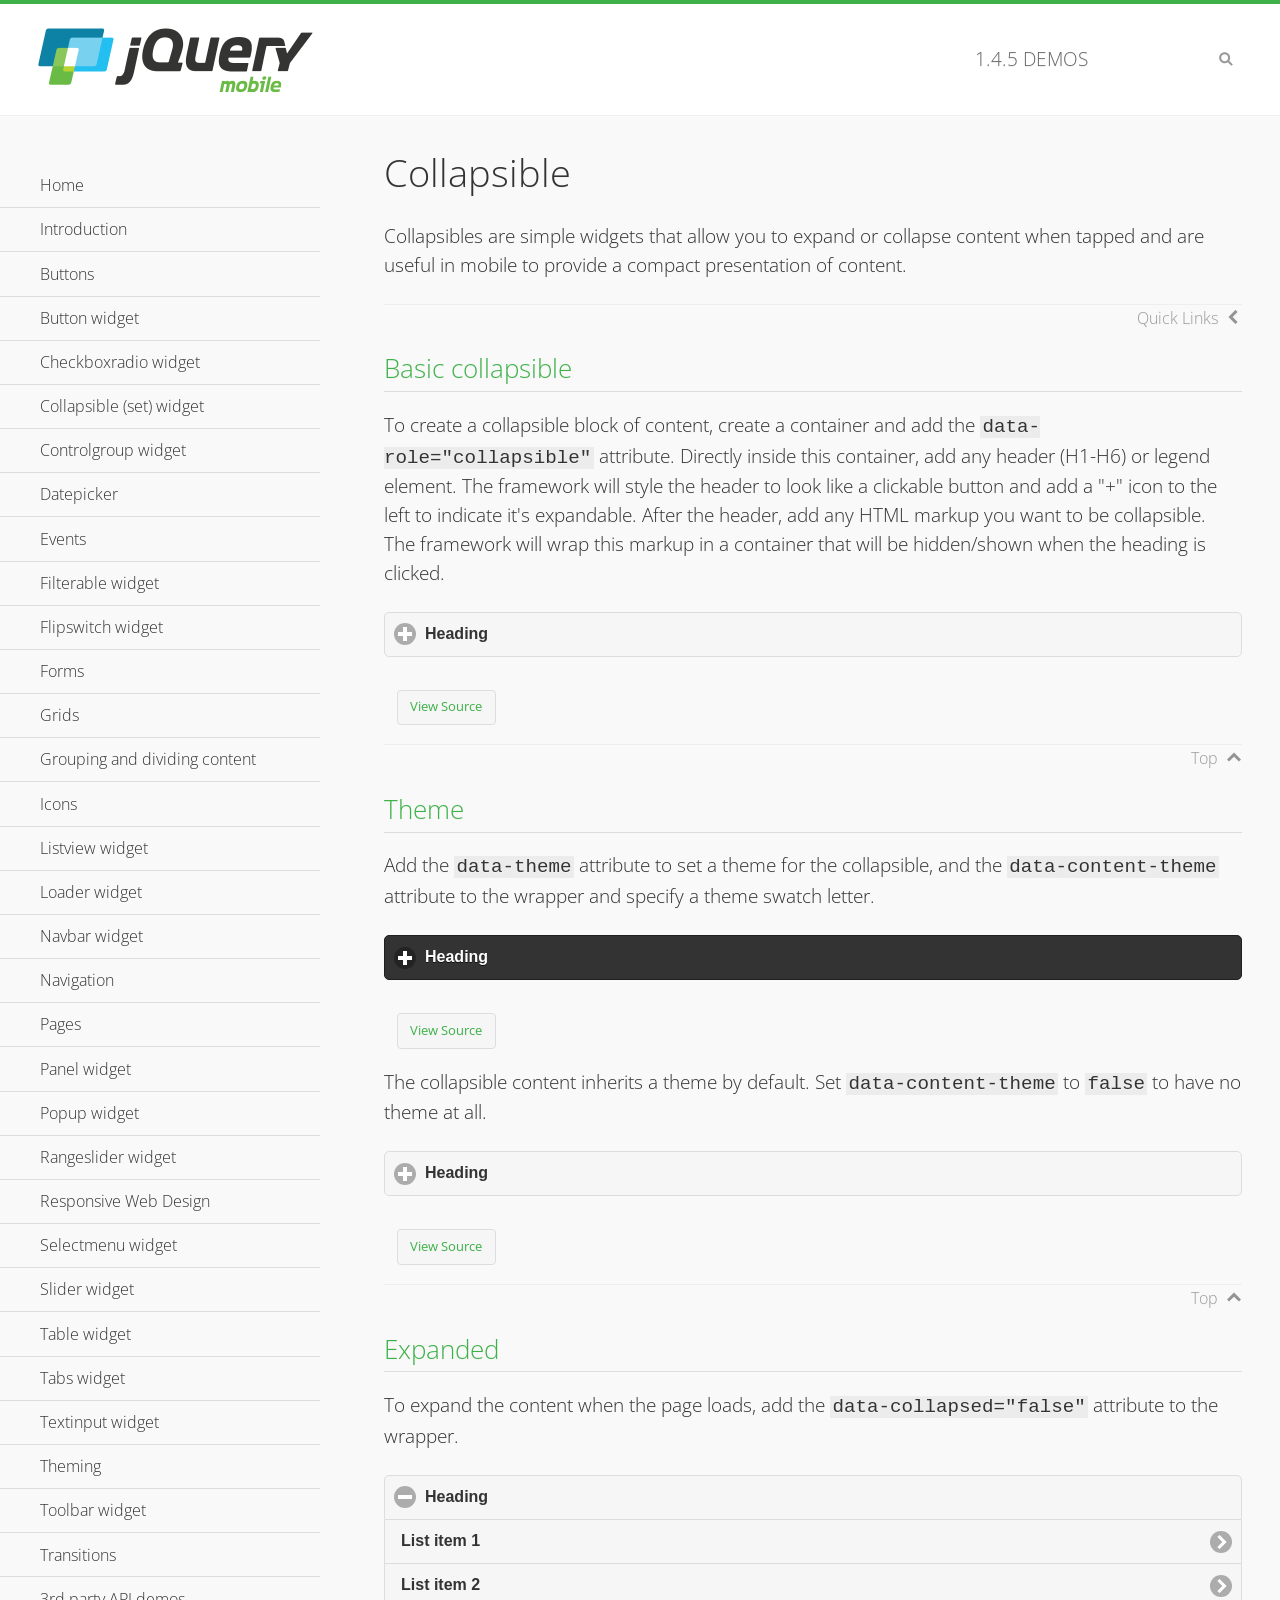
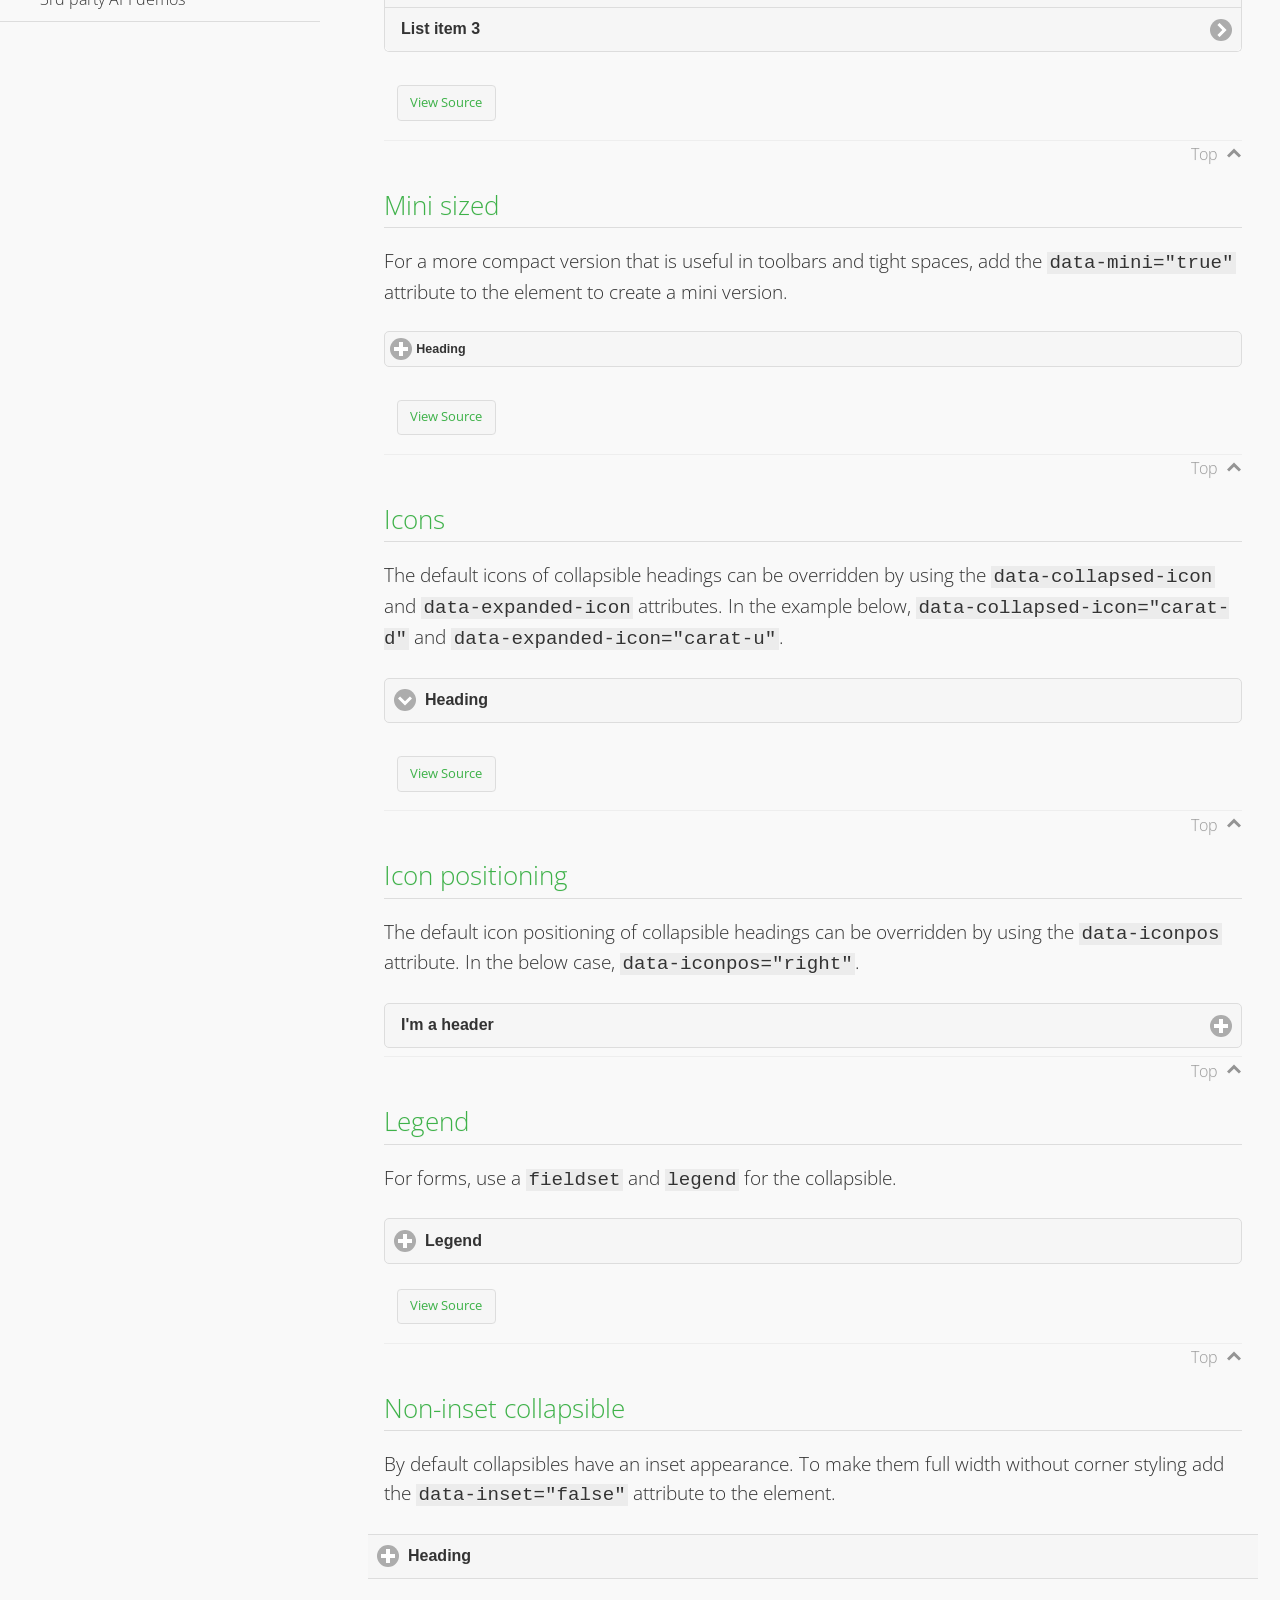
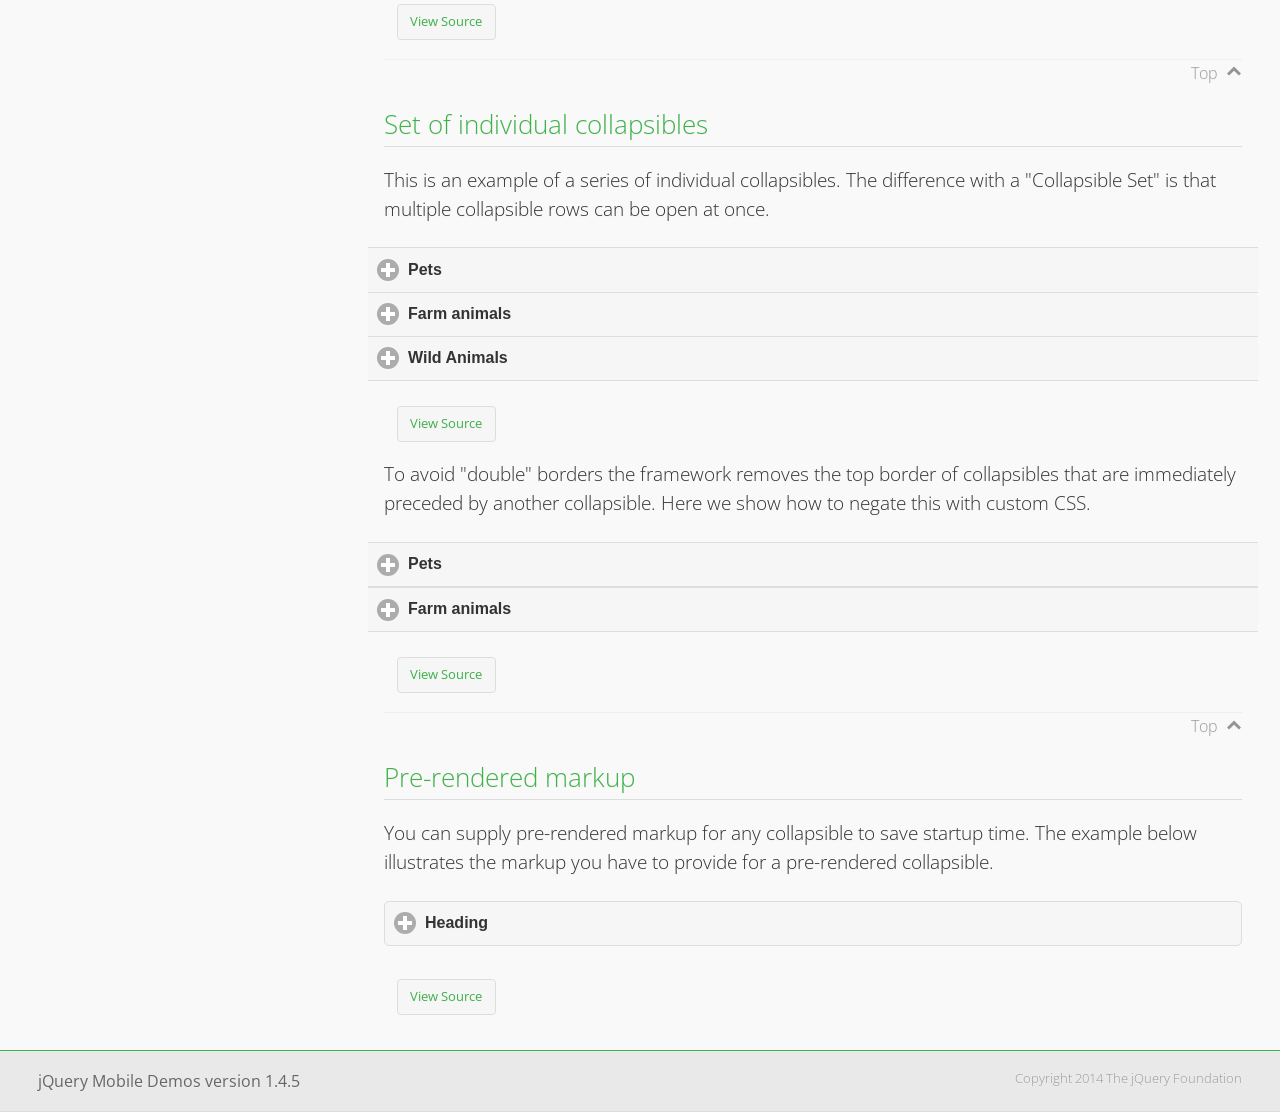
<file: jquery.mobile/demos/collapsible/index.html>
<!DOCTYPE html>
<html>
<head>
	<meta charset="utf-8">
	<meta name="viewport" content="width=device-width, initial-scale=1">
	<title>Collapsible - jQuery Mobile Demos</title>
    <link rel="stylesheet" href="../css/themes/default/jquery.mobile-1.4.5.min.css">
    <link rel="stylesheet" href="../_assets/css/jqm-demos.css">
    <link rel="shortcut icon" href="../favicon.ico">
    <link rel="stylesheet" href="http://fonts.googleapis.com/css?family=Open+Sans:300,400,700">
    <script src="../js/jquery.js"></script>
    <script src="../_assets/js/index.js"></script>
    <script src="../js/jquery.mobile-1.4.5.min.js"></script>
    <style id="negateDoubleBorder">
        #demo-borders .ui-collapsible-heading .ui-btn { border-top-width: 1px !important; }
    </style>
</head>
<body>
<div data-role="page" class="jqm-demos" data-quicklinks="true">

    <div data-role="header" class="jqm-header">
		<h2><a href="../" title="jQuery Mobile Demos home"><img src="../_assets/img/jquery-logo.png" alt="jQuery Mobile"></a></h2>
		<p><span class="jqm-version"></span> Demos</p>
        <a href="#" class="jqm-navmenu-link ui-btn ui-btn-icon-notext ui-corner-all ui-icon-bars ui-nodisc-icon ui-alt-icon ui-btn-left">Menu</a>
        <a href="#" class="jqm-search-link ui-btn ui-btn-icon-notext ui-corner-all ui-icon-search ui-nodisc-icon ui-alt-icon ui-btn-right">Search</a>
    </div><!-- /header -->

    <div role="main" class="ui-content jqm-content">

        <h1>Collapsible</h1>

        <p>Collapsibles are simple widgets that allow you to expand or collapse content when tapped and are useful in mobile to provide a compact presentation of content.</p>

        <h2>Basic collapsible</h2>

        <p>To create a collapsible block of content, create a container and add the <code> data-role="collapsible"</code> attribute. Directly inside this container, add any header (H1-H6) or legend element. The framework will style the header to look like a clickable button and add a "+" icon to the left to indicate it's expandable. After the header, add any HTML markup you want to be collapsible. The framework will wrap this markup in a container that will be hidden/shown when the heading is clicked.</p>

        <div data-demo-html="true">
            <div data-role="collapsible">
                <h4>Heading</h4>
                <p>I'm the collapsible content. By default I'm closed, but you can click the header to open me.</p>
            </div>
        </div><!--/demo-html -->

        <h2>Theme</h2>

        <p>Add the <code>data-theme</code> attribute to set a theme for the collapsible, and the <code>data-content-theme</code> attribute to the wrapper and specify a theme swatch letter.</p>

        <div data-demo-html="true">
            <div data-role="collapsible" data-theme="b" data-content-theme="b">
                <h4>Heading</h4>
                <p>I'm the collapsible content with a themed content block set to "b".</p>
            </div>
        </div><!--/demo-html -->

        <p>The collapsible content inherits a theme by default. Set <code>data-content-theme</code> to <code>false</code> to have no theme at all.</p>

        <div data-demo-html="true">
            <div data-role="collapsible" data-content-theme="false">
                <h4>Heading</h4>
                <p>I'm the collapsible content without a theme.</p>
            </div>
        </div><!--/demo-html -->

        <h2>Expanded</h2>

        <p>To expand the content when the page loads, add the <code>data-collapsed="false"</code> attribute to the wrapper.</p>

        <div data-demo-html="true">
            <div data-role="collapsible" data-collapsed="false">
                <h4>Heading</h4>
                <ul data-role="listview">
                    <li><a href="#">List item 1</a></li>
                    <li><a href="#">List item 2</a></li>
                    <li><a href="#">List item 3</a></li>
                </ul>
            </div>
        </div><!--/demo-html -->

        <h2>Mini sized</h2>

        <p>For a more compact version that is useful in toolbars and tight spaces, add the <code>data-mini="true"</code> attribute to the element to create a mini version. </p>

        <div data-demo-html="true">
            <div data-role="collapsible" data-mini="true">
                <h4>Heading</h4>
                <ul data-role="listview">
                    <li><a href="#">List item 1</a></li>
                    <li><a href="#">List item 2</a></li>
                    <li><a href="#">List item 3</a></li>
                </ul>
            </div>
        </div><!--/demo-html -->

            <h2>Icons</h2>

            <p>The default icons of collapsible headings can be overridden by using the <code>data-collapsed-icon</code> and <code>data-expanded-icon</code> attributes. In the example below, <code>data-collapsed-icon="carat-d"</code> and <code>data-expanded-icon="carat-u"</code>.</p>

            <div data-demo-html="true">
                <div data-role="collapsible" data-collapsed-icon="carat-d" data-expanded-icon="carat-u">
                    <h4>Heading</h4>
                    <ul data-role="listview" data-inset="false">
                        <li>Read-only list item 1</li>
                        <li>Read-only list item 2</li>
                        <li>Read-only list item 3</li>
                    </ul>
                </div>
            </div><!--/demo-html -->

            <h2>Icon positioning</h2>

            <p>The default icon positioning of collapsible headings can be overridden by using the <code>data-iconpos</code> attribute. In the below case, <code>data-iconpos="right"</code>.</p>

            <div data-role="collapsible" data-iconpos="right">
                <h3>I'm a header</h3>
                <p><code>data-iconpos="right"</code></p>
            </div>

        <h2>Legend</h2>

        <p>For forms, use a <code>fieldset</code> and <code>legend</code> for the collapsible.</p>
        <div data-demo-html="true">
            <form>
                <fieldset data-role="collapsible">
                    <legend>Legend</legend>

                    <label for="textinput-f">Text Input:</label>
                    <input type="text" name="textinput-f" id="textinput-f" placeholder="Text input" value="">

                    <div data-role="controlgroup">
                        <input type="checkbox" name="checkbox-1-a" id="checkbox-1-a">
                        <label for="checkbox-1-a">One</label>
                        <input type="checkbox" name="checkbox-2-a" id="checkbox-2-a">
                        <label for="checkbox-2-a">Two</label>
                        <input type="checkbox" name="checkbox-3-a" id="checkbox-3-a">
                        <label for="checkbox-3-a">Three</label>
                    </div>
                </fieldset>
            </form>
        </div><!--/demo-html -->

        <h2>Non-inset collapsible</h2>

        <p>By default collapsibles have an inset appearance. To make them full width without corner styling add the <code>data-inset="false"</code> attribute to the element.</p>

        <div data-demo-html="true">
            <div data-role="collapsible" data-inset="false">
                <h4>Heading</h4>
                <p>I'm the collapsible content. By default I'm closed, but you can click the header to open me.</p>
            </div>
        </div><!--/demo-html -->

        <h2>Set of individual collapsibles</h2>

        <p>This is an example of a series of individual collapsibles. The difference with a "Collapsible Set" is that multiple collapsible rows can be open at once.</p>

        <div data-demo-html="true">
            <div data-role="collapsible" data-inset="false">
                <h3>Pets</h3>
                <ul data-role="listview">
                    <li><a href="#">Canary</a></li>
                    <li><a href="#">Cat</a></li>
                    <li><a href="#">Dog</a></li>
                    <li><a href="#">Gerbil</a></li>
                    <li><a href="#">Iguana</a></li>
                    <li><a href="#">Mouse</a></li>
                </ul>
            </div><!-- /collapsible -->
            <div data-role="collapsible" data-inset="false">
                <h3>Farm animals</h3>
                <ul data-role="listview">
                    <li><a href="#">Chicken</a></li>
                    <li><a href="#">Cow</a></li>
                    <li><a href="#">Duck</a></li>
                    <li><a href="#">Horse</a></li>
                    <li><a href="#">Pig</a></li>
                    <li><a href="#">Sheep</a></li>
                </ul>
            </div><!-- /collapsible -->
            <div data-role="collapsible" data-inset="false">
                <h3>Wild Animals</h3>
                <ul data-role="listview">
                    <li><a href="#">Aardvark</a></li>
                    <li><a href="#">Alligator</a></li>
                    <li><a href="#">Ant</a></li>
                    <li><a href="#">Bear</a></li>
                    <li><a href="#">Beaver</a></li>
                    <li><a href="#">Cougar</a></li>
                    <li><a href="#">Dingo</a></li>
                </ul>
            </div><!-- /collapsible -->
        </div><!--/demo-html -->

        <p>To avoid "double" borders the framework removes the top border of collapsibles that are immediately preceded by another collapsible. Here we show how to negate this with custom CSS.</p>

        <div data-demo-html="true" data-demo-css="#negateDoubleBorder">
            <div id="demo-borders">
                <div data-role="collapsible" data-inset="false">
                    <h3>Pets</h3>
                    <ul data-role="listview">
                        <li><a href="#">Canary</a></li>
                        <li><a href="#">Cat</a></li>
                        <li><a href="#">Dog</a></li>
                        <li><a href="#">Gerbil</a></li>
                        <li><a href="#">Iguana</a></li>
                        <li><a href="#">Mouse</a></li>
                    </ul>
                </div><!-- /collapsible -->
                <div data-role="collapsible" data-inset="false">
                    <h3>Farm animals</h3>
                    <ul data-role="listview">
                        <li><a href="#">Chicken</a></li>
                        <li><a href="#">Cow</a></li>
                        <li><a href="#">Duck</a></li>
                        <li><a href="#">Horse</a></li>
                        <li><a href="#">Pig</a></li>
                        <li><a href="#">Sheep</a></li>
                    </ul>
                </div><!-- /collapsible -->
            </div>
        </div><!--/demo-html -->

			<h2>Pre-rendered markup</h2>
			<p>You can supply pre-rendered markup for any collapsible to save startup time. The example below illustrates the markup you have to provide for a pre-rendered collapsible.</p>
				<div data-demo-html="true">
					<div data-role="collapsible" data-enhanced="true" class="ui-collapsible ui-collapsible-inset ui-corner-all ui-collapsible-collapsed">
						<h4 class="ui-collapsible-heading ui-collapsible-heading-collapsed">
							<a href="#" class="ui-collapsible-heading-toggle ui-btn ui-btn-icon-left ui-icon-plus">
							Heading
							<div class="ui-collapsible-heading-status"> click to expand contents</div>
							</a>
						</h4>
						<div class="ui-collapsible-content ui-collapsible-content-collapsed" aria-hidden="true">
						<p>I'm the collapsible content. By default I'm closed, but you can click the header to open me.</p>
						</div>
					</div>
				</div>

	</div><!-- /content -->
	    <div data-role="panel" class="jqm-navmenu-panel" data-position="left" data-display="overlay" data-theme="a">
	    	<ul class="jqm-list ui-alt-icon ui-nodisc-icon">
<li data-filtertext="demos homepage" data-icon="home"><a href=".././">Home</a></li>
<li data-filtertext="introduction overview getting started"><a href="../intro/" data-ajax="false">Introduction</a></li>
<li data-filtertext="buttons button markup buttonmarkup method anchor link button element"><a href="../button-markup/" data-ajax="false">Buttons</a></li>
<li data-filtertext="form button widget input button submit reset"><a href="../button/" data-ajax="false">Button widget</a></li>
<li data-role="collapsible" data-enhanced="true" data-collapsed-icon="carat-d" data-expanded-icon="carat-u" data-iconpos="right" data-inset="false" class="ui-collapsible ui-collapsible-themed-content ui-collapsible-collapsed">
	<h3 class="ui-collapsible-heading ui-collapsible-heading-collapsed">
		<a href="#" class="ui-collapsible-heading-toggle ui-btn ui-btn-icon-right ui-btn-inherit ui-icon-carat-d">
		    Checkboxradio widget<span class="ui-collapsible-heading-status"> click to expand contents</span>
		</a>
	</h3>
	<div class="ui-collapsible-content ui-body-inherit ui-collapsible-content-collapsed" aria-hidden="true">
		<ul>
			<li data-filtertext="form checkboxradio widget checkbox input checkboxes controlgroups"><a href="../checkboxradio-checkbox/" data-ajax="false">Checkboxes</a></li>
			<li data-filtertext="form checkboxradio widget radio input radio buttons controlgroups"><a href="../checkboxradio-radio/" data-ajax="false">Radio buttons</a></li>
		</ul>
	</div>
</li>
<li data-role="collapsible" data-enhanced="true" data-collapsed-icon="carat-d" data-expanded-icon="carat-u" data-iconpos="right" data-inset="false" class="ui-collapsible ui-collapsible-themed-content ui-collapsible-collapsed">
	<h3 class="ui-collapsible-heading ui-collapsible-heading-collapsed">
		<a href="#" class="ui-collapsible-heading-toggle ui-btn ui-btn-icon-right ui-btn-inherit ui-icon-carat-d">
			Collapsible (set) widget<span class="ui-collapsible-heading-status"> click to expand contents</span>
		</a>
	</h3>
	<div class="ui-collapsible-content ui-body-inherit ui-collapsible-content-collapsed" aria-hidden="true">
		<ul>
			<li data-filtertext="collapsibles content formatting"><a href="../collapsible/" data-ajax="false">Collapsible</a></li>
			<li data-filtertext="dynamic collapsible set accordion append expand"><a href="../collapsible-dynamic/" data-ajax="false">Dynamic collapsibles</a></li>
			<li data-filtertext="accordions collapsible set widget content formatting grouped collapsibles"><a href="../collapsibleset/" data-ajax="false">Collapsible set</a></li>
		</ul>
	</div>
</li>
<li data-role="collapsible" data-enhanced="true" data-collapsed-icon="carat-d" data-expanded-icon="carat-u" data-iconpos="right" data-inset="false" class="ui-collapsible ui-collapsible-themed-content ui-collapsible-collapsed">
	<h3 class="ui-collapsible-heading ui-collapsible-heading-collapsed">
		<a href="#" class="ui-collapsible-heading-toggle ui-btn ui-btn-icon-right ui-btn-inherit ui-icon-carat-d">
			Controlgroup widget<span class="ui-collapsible-heading-status"> click to expand contents</span>
		</a>
	</h3>
	<div class="ui-collapsible-content ui-body-inherit ui-collapsible-content-collapsed" aria-hidden="true">
		<ul>
			<li data-filtertext="controlgroups selectmenu checkboxradio input grouped buttons horizontal vertical"><a href="../controlgroup/" data-ajax="false">Controlgroup</a></li>
			<li data-filtertext="dynamic controlgroup dynamically add buttons"><a href="../controlgroup-dynamic/" data-ajax="false">Dynamic controlgroups</a></li>
		</ul>
	</div>
</li>
<li data-filtertext="form datepicker widget date input"><a href="../datepicker/" data-ajax="false">Datepicker</a></li>
<li data-role="collapsible" data-enhanced="true" data-collapsed-icon="carat-d" data-expanded-icon="carat-u" data-iconpos="right" data-inset="false" class="ui-collapsible ui-collapsible-themed-content ui-collapsible-collapsed">
	<h3 class="ui-collapsible-heading ui-collapsible-heading-collapsed">
		<a href="#" class="ui-collapsible-heading-toggle ui-btn ui-btn-icon-right ui-btn-inherit ui-icon-carat-d">
			Events<span class="ui-collapsible-heading-status"> click to expand contents</span>
		</a>
	</h3>
	<div class="ui-collapsible-content ui-body-inherit ui-collapsible-content-collapsed" aria-hidden="true">
		<ul>
			<li data-filtertext="swipe to delete list items listviews swipe events"><a href="../swipe-list/" data-ajax="false">Swipe list items</a></li>
			<li data-filtertext="swipe to navigate swipe page navigation swipe events"><a href="../swipe-page/" data-ajax="false">Swipe page navigation</a></li>
		</ul>
	</div>
</li>
<li data-filtertext="filterable filter elements sorting searching listview table"><a href="../filterable/" data-ajax="false">Filterable widget</a></li>
<li data-filtertext="form flipswitch widget flip toggle switch binary select checkbox input"><a href="../flipswitch/" data-ajax="false">Flipswitch widget</a></li>
<li data-role="collapsible" data-enhanced="true" data-collapsed-icon="carat-d" data-expanded-icon="carat-u" data-iconpos="right" data-inset="false" class="ui-collapsible ui-collapsible-themed-content ui-collapsible-collapsed">
	<h3 class="ui-collapsible-heading ui-collapsible-heading-collapsed">
		<a href="#" class="ui-collapsible-heading-toggle ui-btn ui-btn-icon-right ui-btn-inherit ui-icon-carat-d">
			Forms<span class="ui-collapsible-heading-status"> click to expand contents</span>
		</a>
	</h3>
	<div class="ui-collapsible-content ui-body-inherit ui-collapsible-content-collapsed" aria-hidden="true">
		<ul>
			<li data-filtertext="forms text checkbox radio range button submit reset inputs selects textarea slider flipswitch label form elements"><a href="../forms/" data-ajax="false">Forms</a></li>
			<li data-filtertext="form hide labels hidden accessible ui-hidden-accessible forms"><a href="../forms-label-hidden-accessible/" data-ajax="false">Hide labels</a></li>
			<li data-filtertext="form field containers fieldcontain ui-field-contain forms"><a href="../forms-field-contain/" data-ajax="false">Field containers</a></li>
			<li data-filtertext="forms disabled form elements"><a href="../forms-disabled/" data-ajax="false">Forms disabled</a></li>
			<li data-filtertext="forms gallery examples overview forms text checkbox radio range button submit reset inputs selects textarea slider flipswitch label form elements"><a href="../forms-gallery/" data-ajax="false">Forms gallery</a></li>
		</ul>
	</div>
</li>
<li data-role="collapsible" data-enhanced="true" data-collapsed-icon="carat-d" data-expanded-icon="carat-u" data-iconpos="right" data-inset="false" class="ui-collapsible ui-collapsible-themed-content ui-collapsible-collapsed">
	<h3 class="ui-collapsible-heading ui-collapsible-heading-collapsed">
		<a href="#" class="ui-collapsible-heading-toggle ui-btn ui-btn-icon-right ui-btn-inherit ui-icon-carat-d">
			Grids<span class="ui-collapsible-heading-status"> click to expand contents</span>
		</a>
	</h3>
	<div class="ui-collapsible-content ui-body-inherit ui-collapsible-content-collapsed" aria-hidden="true">
		<ul>
			<li data-filtertext="grids columns blocks content formatting rwd responsive css framework"><a href="../grids/" data-ajax="false">Grids</a></li>
			<li data-filtertext="buttons in grids css framework"><a href="../grids-buttons/" data-ajax="false">Buttons in grids</a></li>
			<li data-filtertext="custom responsive grids rwd css framework"><a href="../grids-custom-responsive/" data-ajax="false">Custom responsive grids</a></li>
		</ul>
	</div>
</li>
<li data-filtertext="blocks content formatting sections heading"><a href="../body-bar-classes/" data-ajax="false">Grouping and dividing content</a></li>
<li data-role="collapsible" data-enhanced="true" data-collapsed-icon="carat-d" data-expanded-icon="carat-u" data-iconpos="right" data-inset="false" class="ui-collapsible ui-collapsible-themed-content ui-collapsible-collapsed">
	<h3 class="ui-collapsible-heading ui-collapsible-heading-collapsed">
		<a href="#" class="ui-collapsible-heading-toggle ui-btn ui-btn-icon-right ui-btn-inherit ui-icon-carat-d">
			Icons<span class="ui-collapsible-heading-status"> click to expand contents</span>
		</a>
	</h3>
	<div class="ui-collapsible-content ui-body-inherit ui-collapsible-content-collapsed" aria-hidden="true">
		<ul>
			<li data-filtertext="button icons svg disc alt custom icon position"><a href="../icons/" data-ajax="false">Icons</a></li>
			<li data-filtertext=""><a href="../icons-grunticon/" data-ajax="false">Grunticon loader</a></li>
		</ul>
	</div>
</li>
<li data-role="collapsible" data-enhanced="true" data-collapsed-icon="carat-d" data-expanded-icon="carat-u" data-iconpos="right" data-inset="false" class="ui-collapsible ui-collapsible-themed-content ui-collapsible-collapsed">
	<h3 class="ui-collapsible-heading ui-collapsible-heading-collapsed">
		<a href="#" class="ui-collapsible-heading-toggle ui-btn ui-btn-icon-right ui-btn-inherit ui-icon-carat-d">
			Listview widget<span class="ui-collapsible-heading-status"> click to expand contents</span>
		</a>
	</h3>
	<div class="ui-collapsible-content ui-body-inherit ui-collapsible-content-collapsed" aria-hidden="true">
		<ul>
			<li data-filtertext="listview widget thumbnails icons nested split button collapsible ul ol"><a href="../listview/" data-ajax="false">Listview</a></li>
			<li data-filtertext="autocomplete filterable reveal listview filtertextbeforefilter placeholder"><a href="../listview-autocomplete/" data-ajax="false">Listview autocomplete</a></li>
			<li data-filtertext="autocomplete filterable reveal listview remote data filtertextbeforefilter placeholder"><a href="../listview-autocomplete-remote/" data-ajax="false">Listview autocomplete remote data</a></li>
			<li data-filtertext="autodividers anchor jump scroll linkbars listview lists ul ol"><a href="../listview-autodividers-linkbar/" data-ajax="false">Listview autodividers linkbar</a></li>
			<li data-filtertext="listview autodividers selector autodividersselector lists ul ol"><a href="../listview-autodividers-selector/" data-ajax="false">Listview autodividers selector</a></li>
			<li data-filtertext="listview nested list items"><a href="../listview-nested-lists/" data-ajax="false">Nested Listviews</a></li>
			<li data-filtertext="listview collapsible list items flat"><a href="../listview-collapsible-item-flat/" data-ajax="false">Listview collapsible list items (flat)</a></li>
			<li data-filtertext="listview collapsible list indented"><a href="../listview-collapsible-item-indented/" data-ajax="false">Listview collapsible list items (indented)</a></li>
			<li data-filtertext="grid listview responsive grids responsive listviews lists ul"><a href="../listview-grid/" data-ajax="false">Listview responsive grid</a></li>
		</ul>
	</div>
</li>
<li data-filtertext="loader widget page loading navigation overlay spinner"><a href="../loader/" data-ajax="false">Loader widget</a></li>
<li data-filtertext="navbar widget navmenu toolbars header footer"><a href="../navbar/" data-ajax="false">Navbar widget</a></li>
<li data-role="collapsible" data-enhanced="true" data-collapsed-icon="carat-d" data-expanded-icon="carat-u" data-iconpos="right" data-inset="false" class="ui-collapsible ui-collapsible-themed-content ui-collapsible-collapsed">
	<h3 class="ui-collapsible-heading ui-collapsible-heading-collapsed">
		<a href="#" class="ui-collapsible-heading-toggle ui-btn ui-btn-icon-right ui-btn-inherit ui-icon-carat-d">
			Navigation<span class="ui-collapsible-heading-status"> click to expand contents</span>
		</a>
	</h3>
	<div class="ui-collapsible-content ui-body-inherit ui-collapsible-content-collapsed" aria-hidden="true">
		<ul>
			<li data-filtertext="ajax navigation navigate widget history event method"><a href="../navigation/" data-ajax="false">Navigation</a></li>
			<li data-filtertext="linking pages page links navigation ajax prefetch cache"><a href="../navigation-linking-pages/" data-ajax="false">Linking pages</a></li>
			<!-- <li data-filtertext="php redirect server redirection server-side navigation"><a href="../navigation-php-redirect/" data-ajax="false">PHP redirect demo</a></li>-->
			<li data-filtertext="navigation redirection hash query"><a href="../navigation-hash-processing/" data-ajax="false">Hash processing demo</a></li>
			<li data-filtertext="navigation redirection hash query"><a href="../page-events/" data-ajax="false">Page Navigation Events</a></li>
		</ul>
	</div>
</li>
<li data-role="collapsible" data-enhanced="true" data-collapsed-icon="carat-d" data-expanded-icon="carat-u" data-iconpos="right" data-inset="false" class="ui-collapsible ui-collapsible-themed-content ui-collapsible-collapsed">
	<h3 class="ui-collapsible-heading ui-collapsible-heading-collapsed">
		<a href="#" class="ui-collapsible-heading-toggle ui-btn ui-btn-icon-right ui-btn-inherit ui-icon-carat-d">
			Pages<span class="ui-collapsible-heading-status"> click to expand contents</span>
		</a>
	</h3>
	<div class="ui-collapsible-content ui-body-inherit ui-collapsible-content-collapsed" aria-hidden="true">
		<ul>
			<li data-filtertext="pages page widget ajax navigation"><a href="../pages/" data-ajax="false">Pages</a></li>
			<li data-filtertext="single page"><a href="../pages-single-page/" data-ajax="false">Single page</a></li>
			<li data-filtertext="multipage multi-page page"><a href="../pages-multi-page/" data-ajax="false">Multi-page template</a></li>
			<li data-filtertext="dialog page widget modal popup"><a href="../pages-dialog/" data-ajax="false">Dialog page</a></li>
		</ul>
	</div>
</li>
<li data-role="collapsible" data-enhanced="true" data-collapsed-icon="carat-d" data-expanded-icon="carat-u" data-iconpos="right" data-inset="false" class="ui-collapsible ui-collapsible-themed-content ui-collapsible-collapsed">
	<h3 class="ui-collapsible-heading ui-collapsible-heading-collapsed">
		<a href="#" class="ui-collapsible-heading-toggle ui-btn ui-btn-icon-right ui-btn-inherit ui-icon-carat-d">
			Panel widget<span class="ui-collapsible-heading-status"> click to expand contents</span>
		</a>
	</h3>
	<div class="ui-collapsible-content ui-body-inherit ui-collapsible-content-collapsed" aria-hidden="true">
		<ul>
			<li data-filtertext="panel widget sliding panels reveal push overlay responsive"><a href="../panel/" data-ajax="false">Panel</a></li>
			<li data-filtertext=""><a href="../panel-external/" data-ajax="false">External panels</a></li>
			<li data-filtertext="panel "><a href="../panel-fixed/" data-ajax="false">Fixed panels</a></li>
			<li data-filtertext="panel slide panels sliding panels shadow rwd responsive breakpoint"><a href="../panel-responsive/" data-ajax="false">Panels responsive</a></li>
			<li data-filtertext="panel custom style custom panel width reveal shadow listview panel styling page background wrapper"><a href="../panel-styling/" data-ajax="false">Custom panel style</a></li>
			<li data-filtertext="panel open on swipe"><a href="../panel-swipe-open/" data-ajax="false">Panel open on swipe</a></li>
			<li data-filtertext="panels outside page internal external toolbars"><a href="../panel-external-internal/" data-ajax="false">Panel external and internal</a></li>
		</ul>
	</div>
</li>
<li data-role="collapsible" data-enhanced="true" data-collapsed-icon="carat-d" data-expanded-icon="carat-u" data-iconpos="right" data-inset="false" class="ui-collapsible ui-collapsible-themed-content ui-collapsible-collapsed">
	<h3 class="ui-collapsible-heading ui-collapsible-heading-collapsed">
		<a href="#" class="ui-collapsible-heading-toggle ui-btn ui-btn-icon-right ui-btn-inherit ui-icon-carat-d">
			Popup widget<span class="ui-collapsible-heading-status"> click to expand contents</span>
		</a>
	</h3>
	<div class="ui-collapsible-content ui-body-inherit ui-collapsible-content-collapsed" aria-hidden="true">
		<ul>
			<li data-filtertext="popup widget popups dialog modal transition tooltip lightbox form overlay screen flip pop fade transition"><a href="../popup/" data-ajax="false">Popup</a></li>
			<li data-filtertext="popup alignment position"><a href="../popup-alignment/" data-ajax="false">Popup alignment</a></li>
			<li data-filtertext="popup arrow size popups popover"><a href="../popup-arrow-size/" data-ajax="false">Popup arrow size</a></li>
			<li data-filtertext="dynamic popups popup images lightbox"><a href="../popup-dynamic/" data-ajax="false">Dynamic popups</a></li>
			<li data-filtertext="popups with iframes scaling"><a href="../popup-iframe/" data-ajax="false">Popups with iframes</a></li>
			<li data-filtertext="popup image scaling"><a href="../popup-image-scaling/" data-ajax="false">Popup image scaling</a></li>
			<li data-filtertext="external popup outside multi-page"><a href="../popup-outside-multipage/" data-ajax="false">Popup outside multi-page</a></li>
		</ul>
	</div>
</li>
<li data-filtertext="form rangeslider widget dual sliders dual handle sliders range input"><a href="../rangeslider/" data-ajax="false">Rangeslider widget</a></li>
<li data-filtertext="responsive web design rwd adaptive progressive enhancement PE accessible mobile breakpoints media query media queries"><a href="../rwd/" data-ajax="false">Responsive Web Design</a></li>
<li data-role="collapsible" data-enhanced="true" data-collapsed-icon="carat-d" data-expanded-icon="carat-u" data-iconpos="right" data-inset="false" class="ui-collapsible ui-collapsible-themed-content ui-collapsible-collapsed">
	<h3 class="ui-collapsible-heading ui-collapsible-heading-collapsed">
		<a href="#" class="ui-collapsible-heading-toggle ui-btn ui-btn-icon-right ui-btn-inherit ui-icon-carat-d">
			Selectmenu widget<span class="ui-collapsible-heading-status"> click to expand contents</span>
		</a>
	</h3>
	<div class="ui-collapsible-content ui-body-inherit ui-collapsible-content-collapsed" aria-hidden="true">
		<ul>
			<li data-filtertext="form selectmenu widget select input custom select menu selects"><a href="../selectmenu/" data-ajax="false">Selectmenu</a></li>
			<li data-filtertext="form custom select menu selectmenu widget custom menu option optgroup multiple selects"><a href="../selectmenu-custom/" data-ajax="false">Custom select menu</a></li>
			<li data-filtertext="filterable select filter popup dialog"><a href="../selectmenu-custom-filter/" data-ajax="false">Custom select menu with filter</a></li>
		</ul>
	</div>
</li>
<li data-role="collapsible" data-enhanced="true" data-collapsed-icon="carat-d" data-expanded-icon="carat-u" data-iconpos="right" data-inset="false" class="ui-collapsible ui-collapsible-themed-content ui-collapsible-collapsed">
	<h3 class="ui-collapsible-heading ui-collapsible-heading-collapsed">
		<a href="#" class="ui-collapsible-heading-toggle ui-btn ui-btn-icon-right ui-btn-inherit ui-icon-carat-d">
			Slider widget<span class="ui-collapsible-heading-status"> click to expand contents</span>
		</a>
	</h3>
	<div class="ui-collapsible-content ui-body-inherit ui-collapsible-content-collapsed" aria-hidden="true">
		<ul>
			<li data-filtertext="form slider widget range input single sliders"><a href="../slider/" data-ajax="false">Slider</a></li>
			<li data-filtertext="form slider widget flipswitch slider binary select flip toggle switch"><a href="../slider-flipswitch/" data-ajax="false">Slider flip toggle switch</a></li>
			<li data-filtertext="form slider tooltip handle value input range sliders"><a href="../slider-tooltip/" data-ajax="false">Slider tooltip</a></li>
		</ul>
	</div>
</li>
<li data-role="collapsible" data-enhanced="true" data-collapsed-icon="carat-d" data-expanded-icon="carat-u" data-iconpos="right" data-inset="false" class="ui-collapsible ui-collapsible-themed-content ui-collapsible-collapsed">
	<h3 class="ui-collapsible-heading ui-collapsible-heading-collapsed">
		<a href="#" class="ui-collapsible-heading-toggle ui-btn ui-btn-icon-right ui-btn-inherit ui-icon-carat-d">
			Table widget<span class="ui-collapsible-heading-status"> click to expand contents</span>
		</a>
	</h3>
	<div class="ui-collapsible-content ui-body-inherit ui-collapsible-content-collapsed" aria-hidden="true">
		<ul>
			<li data-filtertext="table widget reflow column toggle th td responsive tables rwd hide show tabular"><a href="../table-column-toggle/" data-ajax="false">Table Column Toggle</a></li>
			<li data-filtertext="table column toggle phone comparison demo"><a href="../table-column-toggle-example/" data-ajax="false">Table Column Toggle demo</a></li>
			<li data-filtertext="responsive tables table column toggle heading groups rwd breakpoint"><a href="../table-column-toggle-heading-groups/" data-ajax="false">Table Column Toggle heading groups</a></li>
			<li data-filtertext="responsive tables table column toggle hide rwd breakpoint customization options"><a href="../table-column-toggle-options/" data-ajax="false">Table Column Toggle options</a></li>
			<li data-filtertext="table reflow th td responsive rwd columns tabular"><a href="../table-reflow/" data-ajax="false">Table Reflow</a></li>
			<li data-filtertext="responsive tables table reflow heading groups rwd breakpoint"><a href="../table-reflow-heading-groups/" data-ajax="false">Table Reflow heading groups</a></li>
			<li data-filtertext="responsive tables table reflow stripes strokes table style"><a href="../table-reflow-stripes-strokes/" data-ajax="false">Table Reflow stripes and strokes</a></li>
			<li data-filtertext="responsive tables table reflow stack custom styles"><a href="../table-reflow-styling/" data-ajax="false">Table Reflow custom styles</a></li>
		</ul>
	</div>
</li>
<li data-filtertext="ui tabs widget"><a href="../tabs/" data-ajax="false">Tabs widget</a></li>
<li data-filtertext="form textinput widget text input textarea number date time tel email file color password"><a href="../textinput/" data-ajax="false">Textinput widget</a></li>
<li data-role="collapsible" data-enhanced="true" data-collapsed-icon="carat-d" data-expanded-icon="carat-u" data-iconpos="right" data-inset="false" class="ui-collapsible ui-collapsible-themed-content ui-collapsible-collapsed">
	<h3 class="ui-collapsible-heading ui-collapsible-heading-collapsed">
		<a href="#" class="ui-collapsible-heading-toggle ui-btn ui-btn-icon-right ui-btn-inherit ui-icon-carat-d">
			Theming<span class="ui-collapsible-heading-status"> click to expand contents</span>
		</a>
	</h3>
	<div class="ui-collapsible-content ui-body-inherit ui-collapsible-content-collapsed" aria-hidden="true">
		<ul>
			<li data-filtertext="default theme swatches theming style css"><a href="../theme-default/" data-ajax="false">Default theme</a></li>
			<li data-filtertext="classic theme old theme swatches theming style css"><a href="../theme-classic/" data-ajax="false">Classic theme</a></li>
		</ul>
	</div>
</li>
<li data-role="collapsible" data-enhanced="true" data-collapsed-icon="carat-d" data-expanded-icon="carat-u" data-iconpos="right" data-inset="false" class="ui-collapsible ui-collapsible-themed-content ui-collapsible-collapsed">
	<h3 class="ui-collapsible-heading ui-collapsible-heading-collapsed">
		<a href="#" class="ui-collapsible-heading-toggle ui-btn ui-btn-icon-right ui-btn-inherit ui-icon-carat-d">
			Toolbar widget<span class="ui-collapsible-heading-status"> click to expand contents</span>
		</a>
	</h3>
	<div class="ui-collapsible-content ui-body-inherit ui-collapsible-content-collapsed" aria-hidden="true">
		<ul>
			<li data-filtertext="toolbar widget header footer toolbars fixed fullscreen external sections"><a href="../toolbar/" data-ajax="false">Toolbar</a></li>
			<li data-filtertext="dynamic toolbars dynamically add toolbar header footer"><a href="../toolbar-dynamic/" data-ajax="false">Dynamic toolbars</a></li>
			<li data-filtertext="external toolbars header footer"><a href="../toolbar-external/" data-ajax="false">External toolbars</a></li>
			<li data-filtertext="fixed toolbars header footer"><a href="../toolbar-fixed/" data-ajax="false">Fixed toolbars</a></li>
			<li data-filtertext="fixed fullscreen toolbars header footer"><a href="../toolbar-fixed-fullscreen/" data-ajax="false">Fullscreen toolbars</a></li>
			<li data-filtertext="external fixed toolbars header footer"><a href="../toolbar-fixed-external/" data-ajax="false">Fixed external toolbars</a></li>
			<li data-filtertext="external persistent toolbars header footer navbar navmenu"><a href="../toolbar-fixed-persistent/" data-ajax="false">Persistent toolbars</a></li>
			<li data-filtertext="external ajax optimized toolbars persistent toolbars header footer navbar"><a href="../toolbar-fixed-persistent-optimized/" data-ajax="false">Ajax optimized toolbars</a></li>
			<li data-filtertext="form in toolbars header footer"><a href="../toolbar-fixed-forms/" data-ajax="false">Form in toolbar</a></li>
		</ul>
	</div>
</li>
<li data-filtertext="page transitions animated pages popup navigation flip slide fade pop"><a href="../transitions/" data-ajax="false">Transitions</a></li>
<li data-role="collapsible" data-enhanced="true" data-collapsed-icon="carat-d" data-expanded-icon="carat-u" data-iconpos="right" data-inset="false" class="ui-collapsible ui-collapsible-themed-content ui-collapsible-collapsed">
	<h3 class="ui-collapsible-heading ui-collapsible-heading-collapsed">
		<a href="#" class="ui-collapsible-heading-toggle ui-btn ui-btn-icon-right ui-btn-inherit ui-icon-carat-d">
			3rd party API demos<span class="ui-collapsible-heading-status"> click to expand contents</span>
		</a>
	</h3>
	<div class="ui-collapsible-content ui-body-inherit ui-collapsible-content-collapsed" aria-hidden="true">
		<ul>
			<li data-filtertext="backbone requirejs navigation router"><a href="../backbone-requirejs/" data-ajax="false">Backbone RequireJS</a></li>
			<li data-filtertext="google maps geolocation demo"><a href="../map-geolocation/" data-ajax="false">Google Maps geolocation</a></li>
			<li data-filtertext="google maps hybrid"><a href="../map-list-toggle/" data-ajax="false">Google Maps list toggle</a></li>
		</ul>
	</div>
</li>



		     </ul>
		</div><!-- /panel -->


	<div data-role="footer" data-position="fixed" data-tap-toggle="false" class="jqm-footer">
		<p>jQuery Mobile Demos version <span class="jqm-version"></span></p>
		<p>Copyright 2014 The jQuery Foundation</p>
	</div><!-- /footer -->
	<!-- TODO: This should become an external panel so we can add input to markup (unique ID) -->
    <div data-role="panel" class="jqm-search-panel" data-position="right" data-display="overlay" data-theme="a">
		<div class="jqm-search">
			<ul class="jqm-list" data-filter-placeholder="Search demos..." data-filter-reveal="true">
<li data-filtertext="demos homepage" data-icon="home"><a href=".././">Home</a></li>
<li data-filtertext="introduction overview getting started"><a href="../intro/" data-ajax="false">Introduction</a></li>
<li data-filtertext="buttons button markup buttonmarkup method anchor link button element"><a href="../button-markup/" data-ajax="false">Buttons</a></li>
<li data-filtertext="form button widget input button submit reset"><a href="../button/" data-ajax="false">Button widget</a></li>
<li data-role="collapsible" data-enhanced="true" data-collapsed-icon="carat-d" data-expanded-icon="carat-u" data-iconpos="right" data-inset="false" class="ui-collapsible ui-collapsible-themed-content ui-collapsible-collapsed">
	<h3 class="ui-collapsible-heading ui-collapsible-heading-collapsed">
		<a href="#" class="ui-collapsible-heading-toggle ui-btn ui-btn-icon-right ui-btn-inherit ui-icon-carat-d">
		    Checkboxradio widget<span class="ui-collapsible-heading-status"> click to expand contents</span>
		</a>
	</h3>
	<div class="ui-collapsible-content ui-body-inherit ui-collapsible-content-collapsed" aria-hidden="true">
		<ul>
			<li data-filtertext="form checkboxradio widget checkbox input checkboxes controlgroups"><a href="../checkboxradio-checkbox/" data-ajax="false">Checkboxes</a></li>
			<li data-filtertext="form checkboxradio widget radio input radio buttons controlgroups"><a href="../checkboxradio-radio/" data-ajax="false">Radio buttons</a></li>
		</ul>
	</div>
</li>
<li data-role="collapsible" data-enhanced="true" data-collapsed-icon="carat-d" data-expanded-icon="carat-u" data-iconpos="right" data-inset="false" class="ui-collapsible ui-collapsible-themed-content ui-collapsible-collapsed">
	<h3 class="ui-collapsible-heading ui-collapsible-heading-collapsed">
		<a href="#" class="ui-collapsible-heading-toggle ui-btn ui-btn-icon-right ui-btn-inherit ui-icon-carat-d">
			Collapsible (set) widget<span class="ui-collapsible-heading-status"> click to expand contents</span>
		</a>
	</h3>
	<div class="ui-collapsible-content ui-body-inherit ui-collapsible-content-collapsed" aria-hidden="true">
		<ul>
			<li data-filtertext="collapsibles content formatting"><a href="../collapsible/" data-ajax="false">Collapsible</a></li>
			<li data-filtertext="dynamic collapsible set accordion append expand"><a href="../collapsible-dynamic/" data-ajax="false">Dynamic collapsibles</a></li>
			<li data-filtertext="accordions collapsible set widget content formatting grouped collapsibles"><a href="../collapsibleset/" data-ajax="false">Collapsible set</a></li>
		</ul>
	</div>
</li>
<li data-role="collapsible" data-enhanced="true" data-collapsed-icon="carat-d" data-expanded-icon="carat-u" data-iconpos="right" data-inset="false" class="ui-collapsible ui-collapsible-themed-content ui-collapsible-collapsed">
	<h3 class="ui-collapsible-heading ui-collapsible-heading-collapsed">
		<a href="#" class="ui-collapsible-heading-toggle ui-btn ui-btn-icon-right ui-btn-inherit ui-icon-carat-d">
			Controlgroup widget<span class="ui-collapsible-heading-status"> click to expand contents</span>
		</a>
	</h3>
	<div class="ui-collapsible-content ui-body-inherit ui-collapsible-content-collapsed" aria-hidden="true">
		<ul>
			<li data-filtertext="controlgroups selectmenu checkboxradio input grouped buttons horizontal vertical"><a href="../controlgroup/" data-ajax="false">Controlgroup</a></li>
			<li data-filtertext="dynamic controlgroup dynamically add buttons"><a href="../controlgroup-dynamic/" data-ajax="false">Dynamic controlgroups</a></li>
		</ul>
	</div>
</li>
<li data-filtertext="form datepicker widget date input"><a href="../datepicker/" data-ajax="false">Datepicker</a></li>
<li data-role="collapsible" data-enhanced="true" data-collapsed-icon="carat-d" data-expanded-icon="carat-u" data-iconpos="right" data-inset="false" class="ui-collapsible ui-collapsible-themed-content ui-collapsible-collapsed">
	<h3 class="ui-collapsible-heading ui-collapsible-heading-collapsed">
		<a href="#" class="ui-collapsible-heading-toggle ui-btn ui-btn-icon-right ui-btn-inherit ui-icon-carat-d">
			Events<span class="ui-collapsible-heading-status"> click to expand contents</span>
		</a>
	</h3>
	<div class="ui-collapsible-content ui-body-inherit ui-collapsible-content-collapsed" aria-hidden="true">
		<ul>
			<li data-filtertext="swipe to delete list items listviews swipe events"><a href="../swipe-list/" data-ajax="false">Swipe list items</a></li>
			<li data-filtertext="swipe to navigate swipe page navigation swipe events"><a href="../swipe-page/" data-ajax="false">Swipe page navigation</a></li>
		</ul>
	</div>
</li>
<li data-filtertext="filterable filter elements sorting searching listview table"><a href="../filterable/" data-ajax="false">Filterable widget</a></li>
<li data-filtertext="form flipswitch widget flip toggle switch binary select checkbox input"><a href="../flipswitch/" data-ajax="false">Flipswitch widget</a></li>
<li data-role="collapsible" data-enhanced="true" data-collapsed-icon="carat-d" data-expanded-icon="carat-u" data-iconpos="right" data-inset="false" class="ui-collapsible ui-collapsible-themed-content ui-collapsible-collapsed">
	<h3 class="ui-collapsible-heading ui-collapsible-heading-collapsed">
		<a href="#" class="ui-collapsible-heading-toggle ui-btn ui-btn-icon-right ui-btn-inherit ui-icon-carat-d">
			Forms<span class="ui-collapsible-heading-status"> click to expand contents</span>
		</a>
	</h3>
	<div class="ui-collapsible-content ui-body-inherit ui-collapsible-content-collapsed" aria-hidden="true">
		<ul>
			<li data-filtertext="forms text checkbox radio range button submit reset inputs selects textarea slider flipswitch label form elements"><a href="../forms/" data-ajax="false">Forms</a></li>
			<li data-filtertext="form hide labels hidden accessible ui-hidden-accessible forms"><a href="../forms-label-hidden-accessible/" data-ajax="false">Hide labels</a></li>
			<li data-filtertext="form field containers fieldcontain ui-field-contain forms"><a href="../forms-field-contain/" data-ajax="false">Field containers</a></li>
			<li data-filtertext="forms disabled form elements"><a href="../forms-disabled/" data-ajax="false">Forms disabled</a></li>
			<li data-filtertext="forms gallery examples overview forms text checkbox radio range button submit reset inputs selects textarea slider flipswitch label form elements"><a href="../forms-gallery/" data-ajax="false">Forms gallery</a></li>
		</ul>
	</div>
</li>
<li data-role="collapsible" data-enhanced="true" data-collapsed-icon="carat-d" data-expanded-icon="carat-u" data-iconpos="right" data-inset="false" class="ui-collapsible ui-collapsible-themed-content ui-collapsible-collapsed">
	<h3 class="ui-collapsible-heading ui-collapsible-heading-collapsed">
		<a href="#" class="ui-collapsible-heading-toggle ui-btn ui-btn-icon-right ui-btn-inherit ui-icon-carat-d">
			Grids<span class="ui-collapsible-heading-status"> click to expand contents</span>
		</a>
	</h3>
	<div class="ui-collapsible-content ui-body-inherit ui-collapsible-content-collapsed" aria-hidden="true">
		<ul>
			<li data-filtertext="grids columns blocks content formatting rwd responsive css framework"><a href="../grids/" data-ajax="false">Grids</a></li>
			<li data-filtertext="buttons in grids css framework"><a href="../grids-buttons/" data-ajax="false">Buttons in grids</a></li>
			<li data-filtertext="custom responsive grids rwd css framework"><a href="../grids-custom-responsive/" data-ajax="false">Custom responsive grids</a></li>
		</ul>
	</div>
</li>
<li data-filtertext="blocks content formatting sections heading"><a href="../body-bar-classes/" data-ajax="false">Grouping and dividing content</a></li>
<li data-role="collapsible" data-enhanced="true" data-collapsed-icon="carat-d" data-expanded-icon="carat-u" data-iconpos="right" data-inset="false" class="ui-collapsible ui-collapsible-themed-content ui-collapsible-collapsed">
	<h3 class="ui-collapsible-heading ui-collapsible-heading-collapsed">
		<a href="#" class="ui-collapsible-heading-toggle ui-btn ui-btn-icon-right ui-btn-inherit ui-icon-carat-d">
			Icons<span class="ui-collapsible-heading-status"> click to expand contents</span>
		</a>
	</h3>
	<div class="ui-collapsible-content ui-body-inherit ui-collapsible-content-collapsed" aria-hidden="true">
		<ul>
			<li data-filtertext="button icons svg disc alt custom icon position"><a href="../icons/" data-ajax="false">Icons</a></li>
			<li data-filtertext=""><a href="../icons-grunticon/" data-ajax="false">Grunticon loader</a></li>
		</ul>
	</div>
</li>
<li data-role="collapsible" data-enhanced="true" data-collapsed-icon="carat-d" data-expanded-icon="carat-u" data-iconpos="right" data-inset="false" class="ui-collapsible ui-collapsible-themed-content ui-collapsible-collapsed">
	<h3 class="ui-collapsible-heading ui-collapsible-heading-collapsed">
		<a href="#" class="ui-collapsible-heading-toggle ui-btn ui-btn-icon-right ui-btn-inherit ui-icon-carat-d">
			Listview widget<span class="ui-collapsible-heading-status"> click to expand contents</span>
		</a>
	</h3>
	<div class="ui-collapsible-content ui-body-inherit ui-collapsible-content-collapsed" aria-hidden="true">
		<ul>
			<li data-filtertext="listview widget thumbnails icons nested split button collapsible ul ol"><a href="../listview/" data-ajax="false">Listview</a></li>
			<li data-filtertext="autocomplete filterable reveal listview filtertextbeforefilter placeholder"><a href="../listview-autocomplete/" data-ajax="false">Listview autocomplete</a></li>
			<li data-filtertext="autocomplete filterable reveal listview remote data filtertextbeforefilter placeholder"><a href="../listview-autocomplete-remote/" data-ajax="false">Listview autocomplete remote data</a></li>
			<li data-filtertext="autodividers anchor jump scroll linkbars listview lists ul ol"><a href="../listview-autodividers-linkbar/" data-ajax="false">Listview autodividers linkbar</a></li>
			<li data-filtertext="listview autodividers selector autodividersselector lists ul ol"><a href="../listview-autodividers-selector/" data-ajax="false">Listview autodividers selector</a></li>
			<li data-filtertext="listview nested list items"><a href="../listview-nested-lists/" data-ajax="false">Nested Listviews</a></li>
			<li data-filtertext="listview collapsible list items flat"><a href="../listview-collapsible-item-flat/" data-ajax="false">Listview collapsible list items (flat)</a></li>
			<li data-filtertext="listview collapsible list indented"><a href="../listview-collapsible-item-indented/" data-ajax="false">Listview collapsible list items (indented)</a></li>
			<li data-filtertext="grid listview responsive grids responsive listviews lists ul"><a href="../listview-grid/" data-ajax="false">Listview responsive grid</a></li>
		</ul>
	</div>
</li>
<li data-filtertext="loader widget page loading navigation overlay spinner"><a href="../loader/" data-ajax="false">Loader widget</a></li>
<li data-filtertext="navbar widget navmenu toolbars header footer"><a href="../navbar/" data-ajax="false">Navbar widget</a></li>
<li data-role="collapsible" data-enhanced="true" data-collapsed-icon="carat-d" data-expanded-icon="carat-u" data-iconpos="right" data-inset="false" class="ui-collapsible ui-collapsible-themed-content ui-collapsible-collapsed">
	<h3 class="ui-collapsible-heading ui-collapsible-heading-collapsed">
		<a href="#" class="ui-collapsible-heading-toggle ui-btn ui-btn-icon-right ui-btn-inherit ui-icon-carat-d">
			Navigation<span class="ui-collapsible-heading-status"> click to expand contents</span>
		</a>
	</h3>
	<div class="ui-collapsible-content ui-body-inherit ui-collapsible-content-collapsed" aria-hidden="true">
		<ul>
			<li data-filtertext="ajax navigation navigate widget history event method"><a href="../navigation/" data-ajax="false">Navigation</a></li>
			<li data-filtertext="linking pages page links navigation ajax prefetch cache"><a href="../navigation-linking-pages/" data-ajax="false">Linking pages</a></li>
			<!-- <li data-filtertext="php redirect server redirection server-side navigation"><a href="../navigation-php-redirect/" data-ajax="false">PHP redirect demo</a></li>-->
			<li data-filtertext="navigation redirection hash query"><a href="../navigation-hash-processing/" data-ajax="false">Hash processing demo</a></li>
			<li data-filtertext="navigation redirection hash query"><a href="../page-events/" data-ajax="false">Page Navigation Events</a></li>
		</ul>
	</div>
</li>
<li data-role="collapsible" data-enhanced="true" data-collapsed-icon="carat-d" data-expanded-icon="carat-u" data-iconpos="right" data-inset="false" class="ui-collapsible ui-collapsible-themed-content ui-collapsible-collapsed">
	<h3 class="ui-collapsible-heading ui-collapsible-heading-collapsed">
		<a href="#" class="ui-collapsible-heading-toggle ui-btn ui-btn-icon-right ui-btn-inherit ui-icon-carat-d">
			Pages<span class="ui-collapsible-heading-status"> click to expand contents</span>
		</a>
	</h3>
	<div class="ui-collapsible-content ui-body-inherit ui-collapsible-content-collapsed" aria-hidden="true">
		<ul>
			<li data-filtertext="pages page widget ajax navigation"><a href="../pages/" data-ajax="false">Pages</a></li>
			<li data-filtertext="single page"><a href="../pages-single-page/" data-ajax="false">Single page</a></li>
			<li data-filtertext="multipage multi-page page"><a href="../pages-multi-page/" data-ajax="false">Multi-page template</a></li>
			<li data-filtertext="dialog page widget modal popup"><a href="../pages-dialog/" data-ajax="false">Dialog page</a></li>
		</ul>
	</div>
</li>
<li data-role="collapsible" data-enhanced="true" data-collapsed-icon="carat-d" data-expanded-icon="carat-u" data-iconpos="right" data-inset="false" class="ui-collapsible ui-collapsible-themed-content ui-collapsible-collapsed">
	<h3 class="ui-collapsible-heading ui-collapsible-heading-collapsed">
		<a href="#" class="ui-collapsible-heading-toggle ui-btn ui-btn-icon-right ui-btn-inherit ui-icon-carat-d">
			Panel widget<span class="ui-collapsible-heading-status"> click to expand contents</span>
		</a>
	</h3>
	<div class="ui-collapsible-content ui-body-inherit ui-collapsible-content-collapsed" aria-hidden="true">
		<ul>
			<li data-filtertext="panel widget sliding panels reveal push overlay responsive"><a href="../panel/" data-ajax="false">Panel</a></li>
			<li data-filtertext=""><a href="../panel-external/" data-ajax="false">External panels</a></li>
			<li data-filtertext="panel "><a href="../panel-fixed/" data-ajax="false">Fixed panels</a></li>
			<li data-filtertext="panel slide panels sliding panels shadow rwd responsive breakpoint"><a href="../panel-responsive/" data-ajax="false">Panels responsive</a></li>
			<li data-filtertext="panel custom style custom panel width reveal shadow listview panel styling page background wrapper"><a href="../panel-styling/" data-ajax="false">Custom panel style</a></li>
			<li data-filtertext="panel open on swipe"><a href="../panel-swipe-open/" data-ajax="false">Panel open on swipe</a></li>
			<li data-filtertext="panels outside page internal external toolbars"><a href="../panel-external-internal/" data-ajax="false">Panel external and internal</a></li>
		</ul>
	</div>
</li>
<li data-role="collapsible" data-enhanced="true" data-collapsed-icon="carat-d" data-expanded-icon="carat-u" data-iconpos="right" data-inset="false" class="ui-collapsible ui-collapsible-themed-content ui-collapsible-collapsed">
	<h3 class="ui-collapsible-heading ui-collapsible-heading-collapsed">
		<a href="#" class="ui-collapsible-heading-toggle ui-btn ui-btn-icon-right ui-btn-inherit ui-icon-carat-d">
			Popup widget<span class="ui-collapsible-heading-status"> click to expand contents</span>
		</a>
	</h3>
	<div class="ui-collapsible-content ui-body-inherit ui-collapsible-content-collapsed" aria-hidden="true">
		<ul>
			<li data-filtertext="popup widget popups dialog modal transition tooltip lightbox form overlay screen flip pop fade transition"><a href="../popup/" data-ajax="false">Popup</a></li>
			<li data-filtertext="popup alignment position"><a href="../popup-alignment/" data-ajax="false">Popup alignment</a></li>
			<li data-filtertext="popup arrow size popups popover"><a href="../popup-arrow-size/" data-ajax="false">Popup arrow size</a></li>
			<li data-filtertext="dynamic popups popup images lightbox"><a href="../popup-dynamic/" data-ajax="false">Dynamic popups</a></li>
			<li data-filtertext="popups with iframes scaling"><a href="../popup-iframe/" data-ajax="false">Popups with iframes</a></li>
			<li data-filtertext="popup image scaling"><a href="../popup-image-scaling/" data-ajax="false">Popup image scaling</a></li>
			<li data-filtertext="external popup outside multi-page"><a href="../popup-outside-multipage/" data-ajax="false">Popup outside multi-page</a></li>
		</ul>
	</div>
</li>
<li data-filtertext="form rangeslider widget dual sliders dual handle sliders range input"><a href="../rangeslider/" data-ajax="false">Rangeslider widget</a></li>
<li data-filtertext="responsive web design rwd adaptive progressive enhancement PE accessible mobile breakpoints media query media queries"><a href="../rwd/" data-ajax="false">Responsive Web Design</a></li>
<li data-role="collapsible" data-enhanced="true" data-collapsed-icon="carat-d" data-expanded-icon="carat-u" data-iconpos="right" data-inset="false" class="ui-collapsible ui-collapsible-themed-content ui-collapsible-collapsed">
	<h3 class="ui-collapsible-heading ui-collapsible-heading-collapsed">
		<a href="#" class="ui-collapsible-heading-toggle ui-btn ui-btn-icon-right ui-btn-inherit ui-icon-carat-d">
			Selectmenu widget<span class="ui-collapsible-heading-status"> click to expand contents</span>
		</a>
	</h3>
	<div class="ui-collapsible-content ui-body-inherit ui-collapsible-content-collapsed" aria-hidden="true">
		<ul>
			<li data-filtertext="form selectmenu widget select input custom select menu selects"><a href="../selectmenu/" data-ajax="false">Selectmenu</a></li>
			<li data-filtertext="form custom select menu selectmenu widget custom menu option optgroup multiple selects"><a href="../selectmenu-custom/" data-ajax="false">Custom select menu</a></li>
			<li data-filtertext="filterable select filter popup dialog"><a href="../selectmenu-custom-filter/" data-ajax="false">Custom select menu with filter</a></li>
		</ul>
	</div>
</li>
<li data-role="collapsible" data-enhanced="true" data-collapsed-icon="carat-d" data-expanded-icon="carat-u" data-iconpos="right" data-inset="false" class="ui-collapsible ui-collapsible-themed-content ui-collapsible-collapsed">
	<h3 class="ui-collapsible-heading ui-collapsible-heading-collapsed">
		<a href="#" class="ui-collapsible-heading-toggle ui-btn ui-btn-icon-right ui-btn-inherit ui-icon-carat-d">
			Slider widget<span class="ui-collapsible-heading-status"> click to expand contents</span>
		</a>
	</h3>
	<div class="ui-collapsible-content ui-body-inherit ui-collapsible-content-collapsed" aria-hidden="true">
		<ul>
			<li data-filtertext="form slider widget range input single sliders"><a href="../slider/" data-ajax="false">Slider</a></li>
			<li data-filtertext="form slider widget flipswitch slider binary select flip toggle switch"><a href="../slider-flipswitch/" data-ajax="false">Slider flip toggle switch</a></li>
			<li data-filtertext="form slider tooltip handle value input range sliders"><a href="../slider-tooltip/" data-ajax="false">Slider tooltip</a></li>
		</ul>
	</div>
</li>
<li data-role="collapsible" data-enhanced="true" data-collapsed-icon="carat-d" data-expanded-icon="carat-u" data-iconpos="right" data-inset="false" class="ui-collapsible ui-collapsible-themed-content ui-collapsible-collapsed">
	<h3 class="ui-collapsible-heading ui-collapsible-heading-collapsed">
		<a href="#" class="ui-collapsible-heading-toggle ui-btn ui-btn-icon-right ui-btn-inherit ui-icon-carat-d">
			Table widget<span class="ui-collapsible-heading-status"> click to expand contents</span>
		</a>
	</h3>
	<div class="ui-collapsible-content ui-body-inherit ui-collapsible-content-collapsed" aria-hidden="true">
		<ul>
			<li data-filtertext="table widget reflow column toggle th td responsive tables rwd hide show tabular"><a href="../table-column-toggle/" data-ajax="false">Table Column Toggle</a></li>
			<li data-filtertext="table column toggle phone comparison demo"><a href="../table-column-toggle-example/" data-ajax="false">Table Column Toggle demo</a></li>
			<li data-filtertext="responsive tables table column toggle heading groups rwd breakpoint"><a href="../table-column-toggle-heading-groups/" data-ajax="false">Table Column Toggle heading groups</a></li>
			<li data-filtertext="responsive tables table column toggle hide rwd breakpoint customization options"><a href="../table-column-toggle-options/" data-ajax="false">Table Column Toggle options</a></li>
			<li data-filtertext="table reflow th td responsive rwd columns tabular"><a href="../table-reflow/" data-ajax="false">Table Reflow</a></li>
			<li data-filtertext="responsive tables table reflow heading groups rwd breakpoint"><a href="../table-reflow-heading-groups/" data-ajax="false">Table Reflow heading groups</a></li>
			<li data-filtertext="responsive tables table reflow stripes strokes table style"><a href="../table-reflow-stripes-strokes/" data-ajax="false">Table Reflow stripes and strokes</a></li>
			<li data-filtertext="responsive tables table reflow stack custom styles"><a href="../table-reflow-styling/" data-ajax="false">Table Reflow custom styles</a></li>
		</ul>
	</div>
</li>
<li data-filtertext="ui tabs widget"><a href="../tabs/" data-ajax="false">Tabs widget</a></li>
<li data-filtertext="form textinput widget text input textarea number date time tel email file color password"><a href="../textinput/" data-ajax="false">Textinput widget</a></li>
<li data-role="collapsible" data-enhanced="true" data-collapsed-icon="carat-d" data-expanded-icon="carat-u" data-iconpos="right" data-inset="false" class="ui-collapsible ui-collapsible-themed-content ui-collapsible-collapsed">
	<h3 class="ui-collapsible-heading ui-collapsible-heading-collapsed">
		<a href="#" class="ui-collapsible-heading-toggle ui-btn ui-btn-icon-right ui-btn-inherit ui-icon-carat-d">
			Theming<span class="ui-collapsible-heading-status"> click to expand contents</span>
		</a>
	</h3>
	<div class="ui-collapsible-content ui-body-inherit ui-collapsible-content-collapsed" aria-hidden="true">
		<ul>
			<li data-filtertext="default theme swatches theming style css"><a href="../theme-default/" data-ajax="false">Default theme</a></li>
			<li data-filtertext="classic theme old theme swatches theming style css"><a href="../theme-classic/" data-ajax="false">Classic theme</a></li>
		</ul>
	</div>
</li>
<li data-role="collapsible" data-enhanced="true" data-collapsed-icon="carat-d" data-expanded-icon="carat-u" data-iconpos="right" data-inset="false" class="ui-collapsible ui-collapsible-themed-content ui-collapsible-collapsed">
	<h3 class="ui-collapsible-heading ui-collapsible-heading-collapsed">
		<a href="#" class="ui-collapsible-heading-toggle ui-btn ui-btn-icon-right ui-btn-inherit ui-icon-carat-d">
			Toolbar widget<span class="ui-collapsible-heading-status"> click to expand contents</span>
		</a>
	</h3>
	<div class="ui-collapsible-content ui-body-inherit ui-collapsible-content-collapsed" aria-hidden="true">
		<ul>
			<li data-filtertext="toolbar widget header footer toolbars fixed fullscreen external sections"><a href="../toolbar/" data-ajax="false">Toolbar</a></li>
			<li data-filtertext="dynamic toolbars dynamically add toolbar header footer"><a href="../toolbar-dynamic/" data-ajax="false">Dynamic toolbars</a></li>
			<li data-filtertext="external toolbars header footer"><a href="../toolbar-external/" data-ajax="false">External toolbars</a></li>
			<li data-filtertext="fixed toolbars header footer"><a href="../toolbar-fixed/" data-ajax="false">Fixed toolbars</a></li>
			<li data-filtertext="fixed fullscreen toolbars header footer"><a href="../toolbar-fixed-fullscreen/" data-ajax="false">Fullscreen toolbars</a></li>
			<li data-filtertext="external fixed toolbars header footer"><a href="../toolbar-fixed-external/" data-ajax="false">Fixed external toolbars</a></li>
			<li data-filtertext="external persistent toolbars header footer navbar navmenu"><a href="../toolbar-fixed-persistent/" data-ajax="false">Persistent toolbars</a></li>
			<li data-filtertext="external ajax optimized toolbars persistent toolbars header footer navbar"><a href="../toolbar-fixed-persistent-optimized/" data-ajax="false">Ajax optimized toolbars</a></li>
			<li data-filtertext="form in toolbars header footer"><a href="../toolbar-fixed-forms/" data-ajax="false">Form in toolbar</a></li>
		</ul>
	</div>
</li>
<li data-filtertext="page transitions animated pages popup navigation flip slide fade pop"><a href="../transitions/" data-ajax="false">Transitions</a></li>
<li data-role="collapsible" data-enhanced="true" data-collapsed-icon="carat-d" data-expanded-icon="carat-u" data-iconpos="right" data-inset="false" class="ui-collapsible ui-collapsible-themed-content ui-collapsible-collapsed">
	<h3 class="ui-collapsible-heading ui-collapsible-heading-collapsed">
		<a href="#" class="ui-collapsible-heading-toggle ui-btn ui-btn-icon-right ui-btn-inherit ui-icon-carat-d">
			3rd party API demos<span class="ui-collapsible-heading-status"> click to expand contents</span>
		</a>
	</h3>
	<div class="ui-collapsible-content ui-body-inherit ui-collapsible-content-collapsed" aria-hidden="true">
		<ul>
			<li data-filtertext="backbone requirejs navigation router"><a href="../backbone-requirejs/" data-ajax="false">Backbone RequireJS</a></li>
			<li data-filtertext="google maps geolocation demo"><a href="../map-geolocation/" data-ajax="false">Google Maps geolocation</a></li>
			<li data-filtertext="google maps hybrid"><a href="../map-list-toggle/" data-ajax="false">Google Maps list toggle</a></li>
		</ul>
	</div>
</li>



			</ul>
		</div>
	</div><!-- /panel -->


</div><!-- /page -->

</body>
</html>
</file>
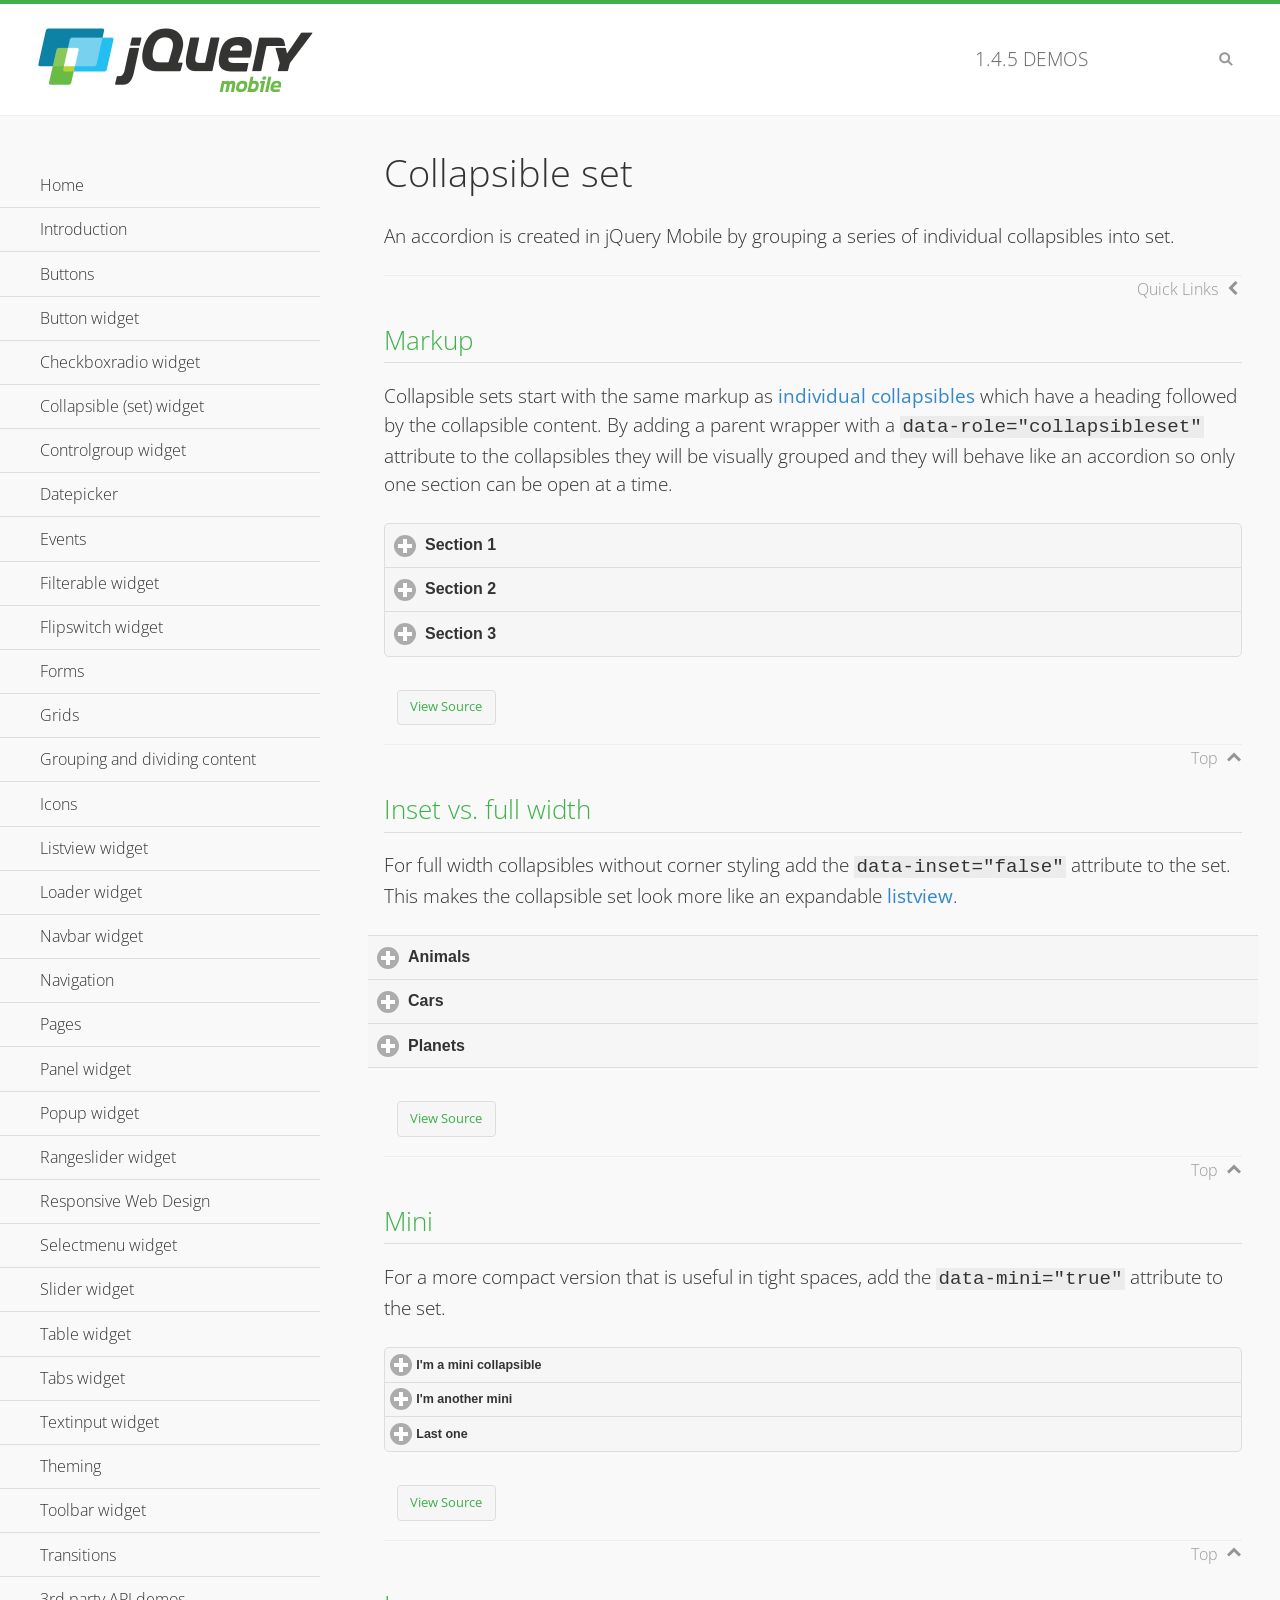
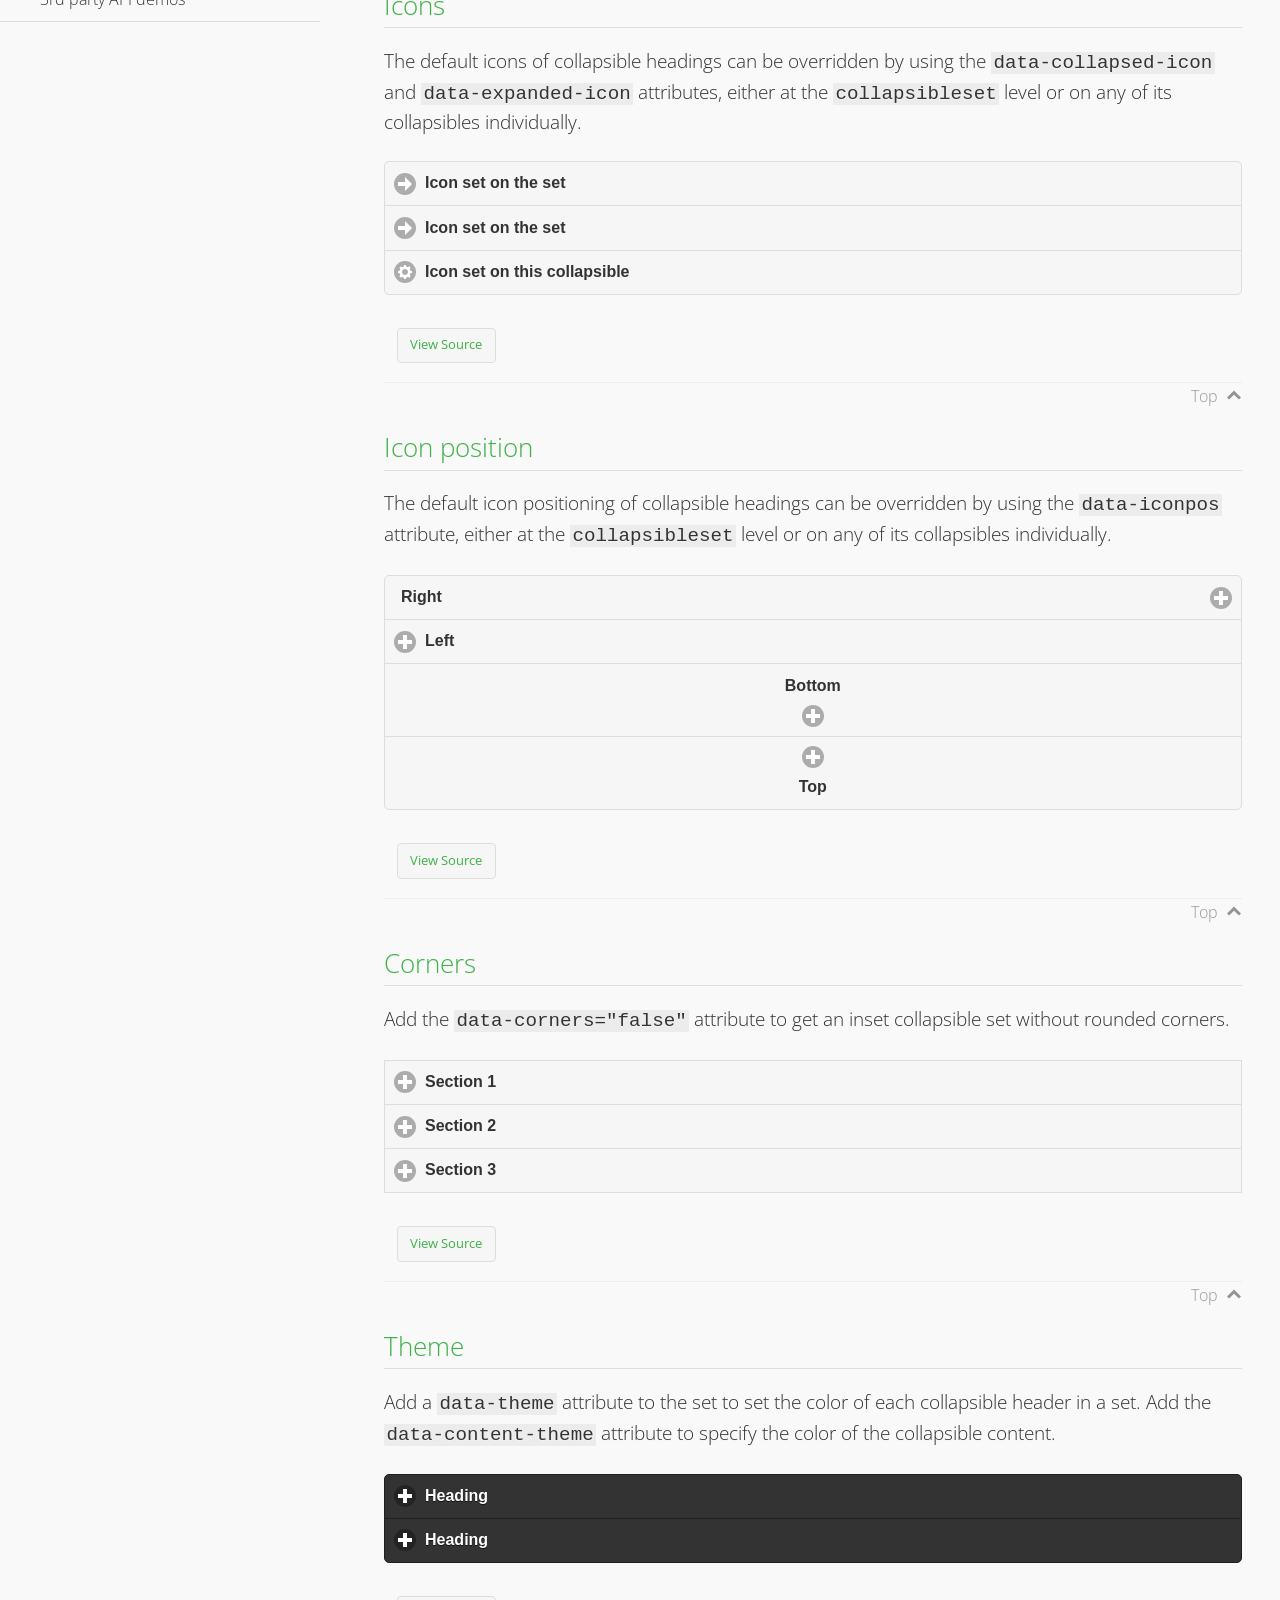
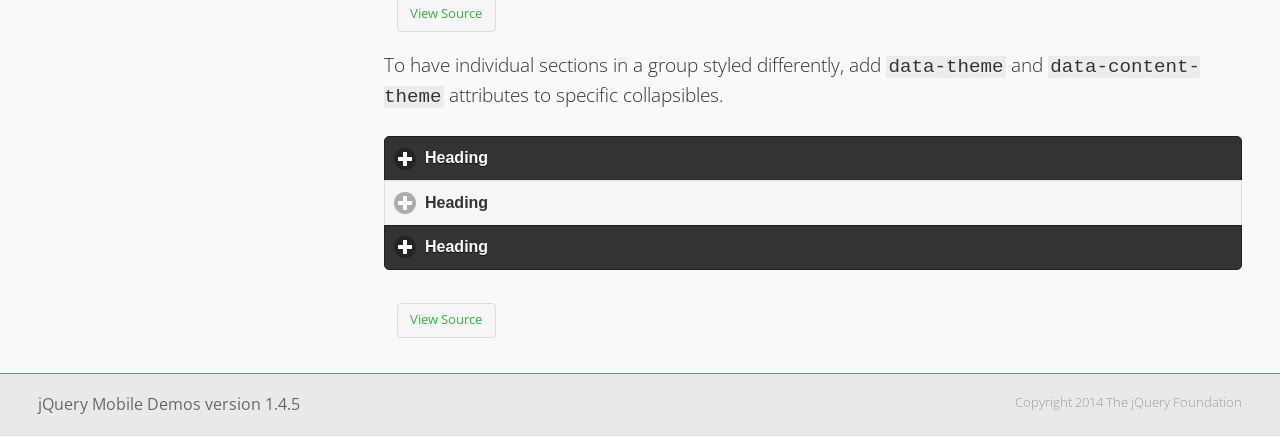
<file: jquery.mobile/demos/collapsibleset/index.html>
<!DOCTYPE html>
<html>
<head>
	<meta charset="utf-8">
	<meta name="viewport" content="width=device-width, initial-scale=1">
	<title>Collapsible set - jQuery Mobile Demos</title>
	<link rel="shortcut icon" href="../favicon.ico">
    <link rel="stylesheet" href="http://fonts.googleapis.com/css?family=Open+Sans:300,400,700">
	<link rel="stylesheet" href="../css/themes/default/jquery.mobile-1.4.5.min.css">
	<link rel="stylesheet" href="../_assets/css/jqm-demos.css">
	<script src="../js/jquery.js"></script>
	<script src="../_assets/js/index.js"></script>
	<script src="../js/jquery.mobile-1.4.5.min.js"></script>
</head>
<body>
<div data-role="page" class="jqm-demos" data-quicklinks="true">

	<div data-role="header" class="jqm-header">
		<h2><a href="../" title="jQuery Mobile Demos home"><img src="../_assets/img/jquery-logo.png" alt="jQuery Mobile"></a></h2>
		<p><span class="jqm-version"></span> Demos</p>
		<a href="#" class="jqm-navmenu-link ui-btn ui-btn-icon-notext ui-corner-all ui-icon-bars ui-nodisc-icon ui-alt-icon ui-btn-left">Menu</a>
		<a href="#" class="jqm-search-link ui-btn ui-btn-icon-notext ui-corner-all ui-icon-search ui-nodisc-icon ui-alt-icon ui-btn-right">Search</a>
	</div><!-- /header -->

	<div role="main" class="ui-content jqm-content">

		<h1>Collapsible set</h1>

		<p>An accordion is created in jQuery Mobile by grouping a series of individual collapsibles into set.</p>

		<h2>Markup</h2>

		<p>Collapsible sets start with the same markup as <a href="../collapsible/" data-ajax="false">individual collapsibles</a> which have a heading followed by the collapsible content. By adding a parent wrapper with a <code>data-role="collapsibleset"</code> attribute to the collapsibles they will be visually grouped and they will behave like an accordion so only one section can be open at a time.</p>

			<div data-demo-html="true">
				<div data-role="collapsibleset" data-theme="a" data-content-theme="a">
					<div data-role="collapsible">
						<h3>Section 1</h3>
					<p>I'm the collapsible content for section 1</p>
					</div>
					<div data-role="collapsible">
						<h3>Section 2</h3>
					<p>I'm the collapsible content for section 2</p>

					</div>
					<div data-role="collapsible">
						<h3>Section 3</h3>
					<p>I'm the collapsible content for section 3</p>
					</div>
				</div>
			</div><!--/demo-html -->

		<h2>Inset vs. full width</h2>

		<p>For full width collapsibles without corner styling add the <code>data-inset="false"</code> attribute to the set. This makes the collapsible set look more like an expandable <a href="../listview/">listview</a>.</p>

			<div data-demo-html="true">
				<div data-role="collapsibleset" data-inset="false">
					<div data-role="collapsible">
						<h3>Animals</h3>
						<ul data-role="listview" data-inset="false">
							<li>Cats</li>
							<li>Dogs</li>
							<li>Lizards</li>
							<li>Snakes</li>
						</ul>
					</div>
					<div data-role="collapsible">
						<h3>Cars</h3>
						<ul data-role="listview" data-inset="false">
							<li>Acura</li>
							<li>Audi</li>
							<li>BMW</li>
							<li>Cadillac</li>
						</ul>
					</div>
					<div data-role="collapsible">
						<h3>Planets</h3>
						<ul data-role="listview" data-inset="false">
							<li>Earth</li>
							<li>Jupiter</li>
							<li>Mars</li>
							<li>Mercury</li>
						</ul>
					</div>
				</div>
			</div><!--/demo-html -->

		<h2>Mini</h2>

		<p>For a more compact version that is useful in tight spaces, add the <code>data-mini="true"</code> attribute to the set. </p>

			<div data-demo-html="true">
				<div data-role="collapsibleset" data-theme="a" data-content-theme="a" data-mini="true">
					<div data-role="collapsible">
						<h3>I'm a mini collapsible</h3>
					<p>This is good for tight spaces.</p>
					</div>
					<div data-role="collapsible">
						<h3>I'm another mini</h3>
					<p>Here's some collapsible content.</p>

					</div>
					<div data-role="collapsible">
						<h3>Last one</h3>
					<p>Final bit of collapsible content.</p>
					</div>
				</div>
			</div><!--/demo-html -->

		<h2>Icons</h2>

		<p>The default icons of collapsible headings can be overridden by using the <code>data-collapsed-icon</code> and <code>data-expanded-icon</code> attributes, either at the <code>collapsibleset</code> level or on any of its collapsibles individually.</p>

			<div data-demo-html="true">
				<div data-role="collapsibleset" data-theme="a" data-content-theme="a" data-collapsed-icon="arrow-r" data-expanded-icon="arrow-d">
					<div data-role="collapsible">
						<h3>Icon set on the set</h3>
					<p>Specify the open and close icons on the set to apply it to all the collapsibles within.</p>
					</div>
					<div data-role="collapsible">
						<h3>Icon set on the set</h3>
					<p>This collapsible also gets the icon from the set.</p>
					</div>
					<div data-role="collapsible" data-collapsed-icon="gear" data-expanded-icon="delete">
						<h3>Icon set on this collapsible</h3>
					<p>The icons here are applied to this collapsible specifically, thus overriding the set icons.</p>
					</div>
				</div>
			</div><!--/demo-html -->

		<h2>Icon position</h2>

		<p>The default icon positioning of collapsible headings can be overridden by using the <code>data-iconpos</code> attribute, either at the <code>collapsibleset</code> level or on any of its collapsibles individually.</p>

			<div data-demo-html="true">
				<div data-role="collapsibleset" data-theme="a" data-content-theme="a" data-iconpos="right">
					<div data-role="collapsible">
						<h3>Right</h3>
					<p>Inherits icon positioning from <code>data-iconpos="right"</code> attribute on set.</p>
					</div>
					<div data-role="collapsible" data-iconpos="left">
						<h3>Left</h3>
					<p>Set via <code>data-iconpos="left"</code> attribute on the collapsible</p>
					</div>
					<div data-role="collapsible" data-iconpos="bottom">
						<h3>Bottom</h3>
					<p>Set via <code>data-iconpos="bottom"</code> attribute on the collapsible</p>
					</div>
					<div data-role="collapsible" data-iconpos="top">
						<h3>Top</h3>
					<p>Set via <code>data-iconpos="top"</code> attribute on the collapsible</p>
					</div>
				</div>
			</div><!--/demo-html -->

		<h2>Corners</h2>
		<p>Add the <code>data-corners="false"</code> attribute to get an inset collapsible set without rounded corners.</p>

			<div data-demo-html="true">
				<div data-role="collapsibleset" data-corners="false" data-theme="a" data-content-theme="a">
					<div data-role="collapsible">
						<h3>Section 1</h3>
					<p>Collapsible content</p>
					</div>
					<div data-role="collapsible">
						<h3>Section 2</h3>
					<p>Collapsible content</p>

					</div>
					<div data-role="collapsible">
						<h3>Section 3</h3>
					<p>Collapsible content</p>
					</div>
				</div>
			</div><!--/demo-html -->

		<h2>Theme</h2>

		<p>Add a <code>data-theme</code> attribute to the set to set the color of each collapsible header in a set. Add the <code>data-content-theme</code> attribute to specify the color of the collapsible content. </p>

			<div data-demo-html="true">
				<div data-role="collapsibleset" data-theme="b" data-content-theme="b">
					<div data-role="collapsible">
						<h3>Heading</h3>
						<p>Content</p>
					</div>
					<div data-role="collapsible">
						<h3>Heading</h3>
						<p>Content</p>
					</div>
				</div>
			</div><!--/demo-html -->

		<p>To have individual sections in a group styled differently, add <code>data-theme</code> and <code>data-content-theme</code> attributes to specific collapsibles.</p>

			<div data-demo-html="true">
				<div data-role="collapsibleset" data-theme="b" data-content-theme="b">
					<div data-role="collapsible">
						<h3>Heading</h3>
						<p>Content</p>
					</div>
					<div data-role="collapsible" data-theme="a" data-content-theme="a">
						<h3>Heading</h3>
						<p>Content</p>
					</div>
					<div data-role="collapsible">
						<h3>Heading</h3>
						<p>Content</p>
					</div>
				</div>
		</div><!--/demo-html -->

	</div><!-- /content -->
	    <div data-role="panel" class="jqm-navmenu-panel" data-position="left" data-display="overlay" data-theme="a">
	    	<ul class="jqm-list ui-alt-icon ui-nodisc-icon">
<li data-filtertext="demos homepage" data-icon="home"><a href=".././">Home</a></li>
<li data-filtertext="introduction overview getting started"><a href="../intro/" data-ajax="false">Introduction</a></li>
<li data-filtertext="buttons button markup buttonmarkup method anchor link button element"><a href="../button-markup/" data-ajax="false">Buttons</a></li>
<li data-filtertext="form button widget input button submit reset"><a href="../button/" data-ajax="false">Button widget</a></li>
<li data-role="collapsible" data-enhanced="true" data-collapsed-icon="carat-d" data-expanded-icon="carat-u" data-iconpos="right" data-inset="false" class="ui-collapsible ui-collapsible-themed-content ui-collapsible-collapsed">
	<h3 class="ui-collapsible-heading ui-collapsible-heading-collapsed">
		<a href="#" class="ui-collapsible-heading-toggle ui-btn ui-btn-icon-right ui-btn-inherit ui-icon-carat-d">
		    Checkboxradio widget<span class="ui-collapsible-heading-status"> click to expand contents</span>
		</a>
	</h3>
	<div class="ui-collapsible-content ui-body-inherit ui-collapsible-content-collapsed" aria-hidden="true">
		<ul>
			<li data-filtertext="form checkboxradio widget checkbox input checkboxes controlgroups"><a href="../checkboxradio-checkbox/" data-ajax="false">Checkboxes</a></li>
			<li data-filtertext="form checkboxradio widget radio input radio buttons controlgroups"><a href="../checkboxradio-radio/" data-ajax="false">Radio buttons</a></li>
		</ul>
	</div>
</li>
<li data-role="collapsible" data-enhanced="true" data-collapsed-icon="carat-d" data-expanded-icon="carat-u" data-iconpos="right" data-inset="false" class="ui-collapsible ui-collapsible-themed-content ui-collapsible-collapsed">
	<h3 class="ui-collapsible-heading ui-collapsible-heading-collapsed">
		<a href="#" class="ui-collapsible-heading-toggle ui-btn ui-btn-icon-right ui-btn-inherit ui-icon-carat-d">
			Collapsible (set) widget<span class="ui-collapsible-heading-status"> click to expand contents</span>
		</a>
	</h3>
	<div class="ui-collapsible-content ui-body-inherit ui-collapsible-content-collapsed" aria-hidden="true">
		<ul>
			<li data-filtertext="collapsibles content formatting"><a href="../collapsible/" data-ajax="false">Collapsible</a></li>
			<li data-filtertext="dynamic collapsible set accordion append expand"><a href="../collapsible-dynamic/" data-ajax="false">Dynamic collapsibles</a></li>
			<li data-filtertext="accordions collapsible set widget content formatting grouped collapsibles"><a href="../collapsibleset/" data-ajax="false">Collapsible set</a></li>
		</ul>
	</div>
</li>
<li data-role="collapsible" data-enhanced="true" data-collapsed-icon="carat-d" data-expanded-icon="carat-u" data-iconpos="right" data-inset="false" class="ui-collapsible ui-collapsible-themed-content ui-collapsible-collapsed">
	<h3 class="ui-collapsible-heading ui-collapsible-heading-collapsed">
		<a href="#" class="ui-collapsible-heading-toggle ui-btn ui-btn-icon-right ui-btn-inherit ui-icon-carat-d">
			Controlgroup widget<span class="ui-collapsible-heading-status"> click to expand contents</span>
		</a>
	</h3>
	<div class="ui-collapsible-content ui-body-inherit ui-collapsible-content-collapsed" aria-hidden="true">
		<ul>
			<li data-filtertext="controlgroups selectmenu checkboxradio input grouped buttons horizontal vertical"><a href="../controlgroup/" data-ajax="false">Controlgroup</a></li>
			<li data-filtertext="dynamic controlgroup dynamically add buttons"><a href="../controlgroup-dynamic/" data-ajax="false">Dynamic controlgroups</a></li>
		</ul>
	</div>
</li>
<li data-filtertext="form datepicker widget date input"><a href="../datepicker/" data-ajax="false">Datepicker</a></li>
<li data-role="collapsible" data-enhanced="true" data-collapsed-icon="carat-d" data-expanded-icon="carat-u" data-iconpos="right" data-inset="false" class="ui-collapsible ui-collapsible-themed-content ui-collapsible-collapsed">
	<h3 class="ui-collapsible-heading ui-collapsible-heading-collapsed">
		<a href="#" class="ui-collapsible-heading-toggle ui-btn ui-btn-icon-right ui-btn-inherit ui-icon-carat-d">
			Events<span class="ui-collapsible-heading-status"> click to expand contents</span>
		</a>
	</h3>
	<div class="ui-collapsible-content ui-body-inherit ui-collapsible-content-collapsed" aria-hidden="true">
		<ul>
			<li data-filtertext="swipe to delete list items listviews swipe events"><a href="../swipe-list/" data-ajax="false">Swipe list items</a></li>
			<li data-filtertext="swipe to navigate swipe page navigation swipe events"><a href="../swipe-page/" data-ajax="false">Swipe page navigation</a></li>
		</ul>
	</div>
</li>
<li data-filtertext="filterable filter elements sorting searching listview table"><a href="../filterable/" data-ajax="false">Filterable widget</a></li>
<li data-filtertext="form flipswitch widget flip toggle switch binary select checkbox input"><a href="../flipswitch/" data-ajax="false">Flipswitch widget</a></li>
<li data-role="collapsible" data-enhanced="true" data-collapsed-icon="carat-d" data-expanded-icon="carat-u" data-iconpos="right" data-inset="false" class="ui-collapsible ui-collapsible-themed-content ui-collapsible-collapsed">
	<h3 class="ui-collapsible-heading ui-collapsible-heading-collapsed">
		<a href="#" class="ui-collapsible-heading-toggle ui-btn ui-btn-icon-right ui-btn-inherit ui-icon-carat-d">
			Forms<span class="ui-collapsible-heading-status"> click to expand contents</span>
		</a>
	</h3>
	<div class="ui-collapsible-content ui-body-inherit ui-collapsible-content-collapsed" aria-hidden="true">
		<ul>
			<li data-filtertext="forms text checkbox radio range button submit reset inputs selects textarea slider flipswitch label form elements"><a href="../forms/" data-ajax="false">Forms</a></li>
			<li data-filtertext="form hide labels hidden accessible ui-hidden-accessible forms"><a href="../forms-label-hidden-accessible/" data-ajax="false">Hide labels</a></li>
			<li data-filtertext="form field containers fieldcontain ui-field-contain forms"><a href="../forms-field-contain/" data-ajax="false">Field containers</a></li>
			<li data-filtertext="forms disabled form elements"><a href="../forms-disabled/" data-ajax="false">Forms disabled</a></li>
			<li data-filtertext="forms gallery examples overview forms text checkbox radio range button submit reset inputs selects textarea slider flipswitch label form elements"><a href="../forms-gallery/" data-ajax="false">Forms gallery</a></li>
		</ul>
	</div>
</li>
<li data-role="collapsible" data-enhanced="true" data-collapsed-icon="carat-d" data-expanded-icon="carat-u" data-iconpos="right" data-inset="false" class="ui-collapsible ui-collapsible-themed-content ui-collapsible-collapsed">
	<h3 class="ui-collapsible-heading ui-collapsible-heading-collapsed">
		<a href="#" class="ui-collapsible-heading-toggle ui-btn ui-btn-icon-right ui-btn-inherit ui-icon-carat-d">
			Grids<span class="ui-collapsible-heading-status"> click to expand contents</span>
		</a>
	</h3>
	<div class="ui-collapsible-content ui-body-inherit ui-collapsible-content-collapsed" aria-hidden="true">
		<ul>
			<li data-filtertext="grids columns blocks content formatting rwd responsive css framework"><a href="../grids/" data-ajax="false">Grids</a></li>
			<li data-filtertext="buttons in grids css framework"><a href="../grids-buttons/" data-ajax="false">Buttons in grids</a></li>
			<li data-filtertext="custom responsive grids rwd css framework"><a href="../grids-custom-responsive/" data-ajax="false">Custom responsive grids</a></li>
		</ul>
	</div>
</li>
<li data-filtertext="blocks content formatting sections heading"><a href="../body-bar-classes/" data-ajax="false">Grouping and dividing content</a></li>
<li data-role="collapsible" data-enhanced="true" data-collapsed-icon="carat-d" data-expanded-icon="carat-u" data-iconpos="right" data-inset="false" class="ui-collapsible ui-collapsible-themed-content ui-collapsible-collapsed">
	<h3 class="ui-collapsible-heading ui-collapsible-heading-collapsed">
		<a href="#" class="ui-collapsible-heading-toggle ui-btn ui-btn-icon-right ui-btn-inherit ui-icon-carat-d">
			Icons<span class="ui-collapsible-heading-status"> click to expand contents</span>
		</a>
	</h3>
	<div class="ui-collapsible-content ui-body-inherit ui-collapsible-content-collapsed" aria-hidden="true">
		<ul>
			<li data-filtertext="button icons svg disc alt custom icon position"><a href="../icons/" data-ajax="false">Icons</a></li>
			<li data-filtertext=""><a href="../icons-grunticon/" data-ajax="false">Grunticon loader</a></li>
		</ul>
	</div>
</li>
<li data-role="collapsible" data-enhanced="true" data-collapsed-icon="carat-d" data-expanded-icon="carat-u" data-iconpos="right" data-inset="false" class="ui-collapsible ui-collapsible-themed-content ui-collapsible-collapsed">
	<h3 class="ui-collapsible-heading ui-collapsible-heading-collapsed">
		<a href="#" class="ui-collapsible-heading-toggle ui-btn ui-btn-icon-right ui-btn-inherit ui-icon-carat-d">
			Listview widget<span class="ui-collapsible-heading-status"> click to expand contents</span>
		</a>
	</h3>
	<div class="ui-collapsible-content ui-body-inherit ui-collapsible-content-collapsed" aria-hidden="true">
		<ul>
			<li data-filtertext="listview widget thumbnails icons nested split button collapsible ul ol"><a href="../listview/" data-ajax="false">Listview</a></li>
			<li data-filtertext="autocomplete filterable reveal listview filtertextbeforefilter placeholder"><a href="../listview-autocomplete/" data-ajax="false">Listview autocomplete</a></li>
			<li data-filtertext="autocomplete filterable reveal listview remote data filtertextbeforefilter placeholder"><a href="../listview-autocomplete-remote/" data-ajax="false">Listview autocomplete remote data</a></li>
			<li data-filtertext="autodividers anchor jump scroll linkbars listview lists ul ol"><a href="../listview-autodividers-linkbar/" data-ajax="false">Listview autodividers linkbar</a></li>
			<li data-filtertext="listview autodividers selector autodividersselector lists ul ol"><a href="../listview-autodividers-selector/" data-ajax="false">Listview autodividers selector</a></li>
			<li data-filtertext="listview nested list items"><a href="../listview-nested-lists/" data-ajax="false">Nested Listviews</a></li>
			<li data-filtertext="listview collapsible list items flat"><a href="../listview-collapsible-item-flat/" data-ajax="false">Listview collapsible list items (flat)</a></li>
			<li data-filtertext="listview collapsible list indented"><a href="../listview-collapsible-item-indented/" data-ajax="false">Listview collapsible list items (indented)</a></li>
			<li data-filtertext="grid listview responsive grids responsive listviews lists ul"><a href="../listview-grid/" data-ajax="false">Listview responsive grid</a></li>
		</ul>
	</div>
</li>
<li data-filtertext="loader widget page loading navigation overlay spinner"><a href="../loader/" data-ajax="false">Loader widget</a></li>
<li data-filtertext="navbar widget navmenu toolbars header footer"><a href="../navbar/" data-ajax="false">Navbar widget</a></li>
<li data-role="collapsible" data-enhanced="true" data-collapsed-icon="carat-d" data-expanded-icon="carat-u" data-iconpos="right" data-inset="false" class="ui-collapsible ui-collapsible-themed-content ui-collapsible-collapsed">
	<h3 class="ui-collapsible-heading ui-collapsible-heading-collapsed">
		<a href="#" class="ui-collapsible-heading-toggle ui-btn ui-btn-icon-right ui-btn-inherit ui-icon-carat-d">
			Navigation<span class="ui-collapsible-heading-status"> click to expand contents</span>
		</a>
	</h3>
	<div class="ui-collapsible-content ui-body-inherit ui-collapsible-content-collapsed" aria-hidden="true">
		<ul>
			<li data-filtertext="ajax navigation navigate widget history event method"><a href="../navigation/" data-ajax="false">Navigation</a></li>
			<li data-filtertext="linking pages page links navigation ajax prefetch cache"><a href="../navigation-linking-pages/" data-ajax="false">Linking pages</a></li>
			<!-- <li data-filtertext="php redirect server redirection server-side navigation"><a href="../navigation-php-redirect/" data-ajax="false">PHP redirect demo</a></li>-->
			<li data-filtertext="navigation redirection hash query"><a href="../navigation-hash-processing/" data-ajax="false">Hash processing demo</a></li>
			<li data-filtertext="navigation redirection hash query"><a href="../page-events/" data-ajax="false">Page Navigation Events</a></li>
		</ul>
	</div>
</li>
<li data-role="collapsible" data-enhanced="true" data-collapsed-icon="carat-d" data-expanded-icon="carat-u" data-iconpos="right" data-inset="false" class="ui-collapsible ui-collapsible-themed-content ui-collapsible-collapsed">
	<h3 class="ui-collapsible-heading ui-collapsible-heading-collapsed">
		<a href="#" class="ui-collapsible-heading-toggle ui-btn ui-btn-icon-right ui-btn-inherit ui-icon-carat-d">
			Pages<span class="ui-collapsible-heading-status"> click to expand contents</span>
		</a>
	</h3>
	<div class="ui-collapsible-content ui-body-inherit ui-collapsible-content-collapsed" aria-hidden="true">
		<ul>
			<li data-filtertext="pages page widget ajax navigation"><a href="../pages/" data-ajax="false">Pages</a></li>
			<li data-filtertext="single page"><a href="../pages-single-page/" data-ajax="false">Single page</a></li>
			<li data-filtertext="multipage multi-page page"><a href="../pages-multi-page/" data-ajax="false">Multi-page template</a></li>
			<li data-filtertext="dialog page widget modal popup"><a href="../pages-dialog/" data-ajax="false">Dialog page</a></li>
		</ul>
	</div>
</li>
<li data-role="collapsible" data-enhanced="true" data-collapsed-icon="carat-d" data-expanded-icon="carat-u" data-iconpos="right" data-inset="false" class="ui-collapsible ui-collapsible-themed-content ui-collapsible-collapsed">
	<h3 class="ui-collapsible-heading ui-collapsible-heading-collapsed">
		<a href="#" class="ui-collapsible-heading-toggle ui-btn ui-btn-icon-right ui-btn-inherit ui-icon-carat-d">
			Panel widget<span class="ui-collapsible-heading-status"> click to expand contents</span>
		</a>
	</h3>
	<div class="ui-collapsible-content ui-body-inherit ui-collapsible-content-collapsed" aria-hidden="true">
		<ul>
			<li data-filtertext="panel widget sliding panels reveal push overlay responsive"><a href="../panel/" data-ajax="false">Panel</a></li>
			<li data-filtertext=""><a href="../panel-external/" data-ajax="false">External panels</a></li>
			<li data-filtertext="panel "><a href="../panel-fixed/" data-ajax="false">Fixed panels</a></li>
			<li data-filtertext="panel slide panels sliding panels shadow rwd responsive breakpoint"><a href="../panel-responsive/" data-ajax="false">Panels responsive</a></li>
			<li data-filtertext="panel custom style custom panel width reveal shadow listview panel styling page background wrapper"><a href="../panel-styling/" data-ajax="false">Custom panel style</a></li>
			<li data-filtertext="panel open on swipe"><a href="../panel-swipe-open/" data-ajax="false">Panel open on swipe</a></li>
			<li data-filtertext="panels outside page internal external toolbars"><a href="../panel-external-internal/" data-ajax="false">Panel external and internal</a></li>
		</ul>
	</div>
</li>
<li data-role="collapsible" data-enhanced="true" data-collapsed-icon="carat-d" data-expanded-icon="carat-u" data-iconpos="right" data-inset="false" class="ui-collapsible ui-collapsible-themed-content ui-collapsible-collapsed">
	<h3 class="ui-collapsible-heading ui-collapsible-heading-collapsed">
		<a href="#" class="ui-collapsible-heading-toggle ui-btn ui-btn-icon-right ui-btn-inherit ui-icon-carat-d">
			Popup widget<span class="ui-collapsible-heading-status"> click to expand contents</span>
		</a>
	</h3>
	<div class="ui-collapsible-content ui-body-inherit ui-collapsible-content-collapsed" aria-hidden="true">
		<ul>
			<li data-filtertext="popup widget popups dialog modal transition tooltip lightbox form overlay screen flip pop fade transition"><a href="../popup/" data-ajax="false">Popup</a></li>
			<li data-filtertext="popup alignment position"><a href="../popup-alignment/" data-ajax="false">Popup alignment</a></li>
			<li data-filtertext="popup arrow size popups popover"><a href="../popup-arrow-size/" data-ajax="false">Popup arrow size</a></li>
			<li data-filtertext="dynamic popups popup images lightbox"><a href="../popup-dynamic/" data-ajax="false">Dynamic popups</a></li>
			<li data-filtertext="popups with iframes scaling"><a href="../popup-iframe/" data-ajax="false">Popups with iframes</a></li>
			<li data-filtertext="popup image scaling"><a href="../popup-image-scaling/" data-ajax="false">Popup image scaling</a></li>
			<li data-filtertext="external popup outside multi-page"><a href="../popup-outside-multipage/" data-ajax="false">Popup outside multi-page</a></li>
		</ul>
	</div>
</li>
<li data-filtertext="form rangeslider widget dual sliders dual handle sliders range input"><a href="../rangeslider/" data-ajax="false">Rangeslider widget</a></li>
<li data-filtertext="responsive web design rwd adaptive progressive enhancement PE accessible mobile breakpoints media query media queries"><a href="../rwd/" data-ajax="false">Responsive Web Design</a></li>
<li data-role="collapsible" data-enhanced="true" data-collapsed-icon="carat-d" data-expanded-icon="carat-u" data-iconpos="right" data-inset="false" class="ui-collapsible ui-collapsible-themed-content ui-collapsible-collapsed">
	<h3 class="ui-collapsible-heading ui-collapsible-heading-collapsed">
		<a href="#" class="ui-collapsible-heading-toggle ui-btn ui-btn-icon-right ui-btn-inherit ui-icon-carat-d">
			Selectmenu widget<span class="ui-collapsible-heading-status"> click to expand contents</span>
		</a>
	</h3>
	<div class="ui-collapsible-content ui-body-inherit ui-collapsible-content-collapsed" aria-hidden="true">
		<ul>
			<li data-filtertext="form selectmenu widget select input custom select menu selects"><a href="../selectmenu/" data-ajax="false">Selectmenu</a></li>
			<li data-filtertext="form custom select menu selectmenu widget custom menu option optgroup multiple selects"><a href="../selectmenu-custom/" data-ajax="false">Custom select menu</a></li>
			<li data-filtertext="filterable select filter popup dialog"><a href="../selectmenu-custom-filter/" data-ajax="false">Custom select menu with filter</a></li>
		</ul>
	</div>
</li>
<li data-role="collapsible" data-enhanced="true" data-collapsed-icon="carat-d" data-expanded-icon="carat-u" data-iconpos="right" data-inset="false" class="ui-collapsible ui-collapsible-themed-content ui-collapsible-collapsed">
	<h3 class="ui-collapsible-heading ui-collapsible-heading-collapsed">
		<a href="#" class="ui-collapsible-heading-toggle ui-btn ui-btn-icon-right ui-btn-inherit ui-icon-carat-d">
			Slider widget<span class="ui-collapsible-heading-status"> click to expand contents</span>
		</a>
	</h3>
	<div class="ui-collapsible-content ui-body-inherit ui-collapsible-content-collapsed" aria-hidden="true">
		<ul>
			<li data-filtertext="form slider widget range input single sliders"><a href="../slider/" data-ajax="false">Slider</a></li>
			<li data-filtertext="form slider widget flipswitch slider binary select flip toggle switch"><a href="../slider-flipswitch/" data-ajax="false">Slider flip toggle switch</a></li>
			<li data-filtertext="form slider tooltip handle value input range sliders"><a href="../slider-tooltip/" data-ajax="false">Slider tooltip</a></li>
		</ul>
	</div>
</li>
<li data-role="collapsible" data-enhanced="true" data-collapsed-icon="carat-d" data-expanded-icon="carat-u" data-iconpos="right" data-inset="false" class="ui-collapsible ui-collapsible-themed-content ui-collapsible-collapsed">
	<h3 class="ui-collapsible-heading ui-collapsible-heading-collapsed">
		<a href="#" class="ui-collapsible-heading-toggle ui-btn ui-btn-icon-right ui-btn-inherit ui-icon-carat-d">
			Table widget<span class="ui-collapsible-heading-status"> click to expand contents</span>
		</a>
	</h3>
	<div class="ui-collapsible-content ui-body-inherit ui-collapsible-content-collapsed" aria-hidden="true">
		<ul>
			<li data-filtertext="table widget reflow column toggle th td responsive tables rwd hide show tabular"><a href="../table-column-toggle/" data-ajax="false">Table Column Toggle</a></li>
			<li data-filtertext="table column toggle phone comparison demo"><a href="../table-column-toggle-example/" data-ajax="false">Table Column Toggle demo</a></li>
			<li data-filtertext="responsive tables table column toggle heading groups rwd breakpoint"><a href="../table-column-toggle-heading-groups/" data-ajax="false">Table Column Toggle heading groups</a></li>
			<li data-filtertext="responsive tables table column toggle hide rwd breakpoint customization options"><a href="../table-column-toggle-options/" data-ajax="false">Table Column Toggle options</a></li>
			<li data-filtertext="table reflow th td responsive rwd columns tabular"><a href="../table-reflow/" data-ajax="false">Table Reflow</a></li>
			<li data-filtertext="responsive tables table reflow heading groups rwd breakpoint"><a href="../table-reflow-heading-groups/" data-ajax="false">Table Reflow heading groups</a></li>
			<li data-filtertext="responsive tables table reflow stripes strokes table style"><a href="../table-reflow-stripes-strokes/" data-ajax="false">Table Reflow stripes and strokes</a></li>
			<li data-filtertext="responsive tables table reflow stack custom styles"><a href="../table-reflow-styling/" data-ajax="false">Table Reflow custom styles</a></li>
		</ul>
	</div>
</li>
<li data-filtertext="ui tabs widget"><a href="../tabs/" data-ajax="false">Tabs widget</a></li>
<li data-filtertext="form textinput widget text input textarea number date time tel email file color password"><a href="../textinput/" data-ajax="false">Textinput widget</a></li>
<li data-role="collapsible" data-enhanced="true" data-collapsed-icon="carat-d" data-expanded-icon="carat-u" data-iconpos="right" data-inset="false" class="ui-collapsible ui-collapsible-themed-content ui-collapsible-collapsed">
	<h3 class="ui-collapsible-heading ui-collapsible-heading-collapsed">
		<a href="#" class="ui-collapsible-heading-toggle ui-btn ui-btn-icon-right ui-btn-inherit ui-icon-carat-d">
			Theming<span class="ui-collapsible-heading-status"> click to expand contents</span>
		</a>
	</h3>
	<div class="ui-collapsible-content ui-body-inherit ui-collapsible-content-collapsed" aria-hidden="true">
		<ul>
			<li data-filtertext="default theme swatches theming style css"><a href="../theme-default/" data-ajax="false">Default theme</a></li>
			<li data-filtertext="classic theme old theme swatches theming style css"><a href="../theme-classic/" data-ajax="false">Classic theme</a></li>
		</ul>
	</div>
</li>
<li data-role="collapsible" data-enhanced="true" data-collapsed-icon="carat-d" data-expanded-icon="carat-u" data-iconpos="right" data-inset="false" class="ui-collapsible ui-collapsible-themed-content ui-collapsible-collapsed">
	<h3 class="ui-collapsible-heading ui-collapsible-heading-collapsed">
		<a href="#" class="ui-collapsible-heading-toggle ui-btn ui-btn-icon-right ui-btn-inherit ui-icon-carat-d">
			Toolbar widget<span class="ui-collapsible-heading-status"> click to expand contents</span>
		</a>
	</h3>
	<div class="ui-collapsible-content ui-body-inherit ui-collapsible-content-collapsed" aria-hidden="true">
		<ul>
			<li data-filtertext="toolbar widget header footer toolbars fixed fullscreen external sections"><a href="../toolbar/" data-ajax="false">Toolbar</a></li>
			<li data-filtertext="dynamic toolbars dynamically add toolbar header footer"><a href="../toolbar-dynamic/" data-ajax="false">Dynamic toolbars</a></li>
			<li data-filtertext="external toolbars header footer"><a href="../toolbar-external/" data-ajax="false">External toolbars</a></li>
			<li data-filtertext="fixed toolbars header footer"><a href="../toolbar-fixed/" data-ajax="false">Fixed toolbars</a></li>
			<li data-filtertext="fixed fullscreen toolbars header footer"><a href="../toolbar-fixed-fullscreen/" data-ajax="false">Fullscreen toolbars</a></li>
			<li data-filtertext="external fixed toolbars header footer"><a href="../toolbar-fixed-external/" data-ajax="false">Fixed external toolbars</a></li>
			<li data-filtertext="external persistent toolbars header footer navbar navmenu"><a href="../toolbar-fixed-persistent/" data-ajax="false">Persistent toolbars</a></li>
			<li data-filtertext="external ajax optimized toolbars persistent toolbars header footer navbar"><a href="../toolbar-fixed-persistent-optimized/" data-ajax="false">Ajax optimized toolbars</a></li>
			<li data-filtertext="form in toolbars header footer"><a href="../toolbar-fixed-forms/" data-ajax="false">Form in toolbar</a></li>
		</ul>
	</div>
</li>
<li data-filtertext="page transitions animated pages popup navigation flip slide fade pop"><a href="../transitions/" data-ajax="false">Transitions</a></li>
<li data-role="collapsible" data-enhanced="true" data-collapsed-icon="carat-d" data-expanded-icon="carat-u" data-iconpos="right" data-inset="false" class="ui-collapsible ui-collapsible-themed-content ui-collapsible-collapsed">
	<h3 class="ui-collapsible-heading ui-collapsible-heading-collapsed">
		<a href="#" class="ui-collapsible-heading-toggle ui-btn ui-btn-icon-right ui-btn-inherit ui-icon-carat-d">
			3rd party API demos<span class="ui-collapsible-heading-status"> click to expand contents</span>
		</a>
	</h3>
	<div class="ui-collapsible-content ui-body-inherit ui-collapsible-content-collapsed" aria-hidden="true">
		<ul>
			<li data-filtertext="backbone requirejs navigation router"><a href="../backbone-requirejs/" data-ajax="false">Backbone RequireJS</a></li>
			<li data-filtertext="google maps geolocation demo"><a href="../map-geolocation/" data-ajax="false">Google Maps geolocation</a></li>
			<li data-filtertext="google maps hybrid"><a href="../map-list-toggle/" data-ajax="false">Google Maps list toggle</a></li>
		</ul>
	</div>
</li>



		     </ul>
		</div><!-- /panel -->


	<div data-role="footer" data-position="fixed" data-tap-toggle="false" class="jqm-footer">
		<p>jQuery Mobile Demos version <span class="jqm-version"></span></p>
		<p>Copyright 2014 The jQuery Foundation</p>
	</div><!-- /footer -->
	<!-- TODO: This should become an external panel so we can add input to markup (unique ID) -->
    <div data-role="panel" class="jqm-search-panel" data-position="right" data-display="overlay" data-theme="a">
		<div class="jqm-search">
			<ul class="jqm-list" data-filter-placeholder="Search demos..." data-filter-reveal="true">
<li data-filtertext="demos homepage" data-icon="home"><a href=".././">Home</a></li>
<li data-filtertext="introduction overview getting started"><a href="../intro/" data-ajax="false">Introduction</a></li>
<li data-filtertext="buttons button markup buttonmarkup method anchor link button element"><a href="../button-markup/" data-ajax="false">Buttons</a></li>
<li data-filtertext="form button widget input button submit reset"><a href="../button/" data-ajax="false">Button widget</a></li>
<li data-role="collapsible" data-enhanced="true" data-collapsed-icon="carat-d" data-expanded-icon="carat-u" data-iconpos="right" data-inset="false" class="ui-collapsible ui-collapsible-themed-content ui-collapsible-collapsed">
	<h3 class="ui-collapsible-heading ui-collapsible-heading-collapsed">
		<a href="#" class="ui-collapsible-heading-toggle ui-btn ui-btn-icon-right ui-btn-inherit ui-icon-carat-d">
		    Checkboxradio widget<span class="ui-collapsible-heading-status"> click to expand contents</span>
		</a>
	</h3>
	<div class="ui-collapsible-content ui-body-inherit ui-collapsible-content-collapsed" aria-hidden="true">
		<ul>
			<li data-filtertext="form checkboxradio widget checkbox input checkboxes controlgroups"><a href="../checkboxradio-checkbox/" data-ajax="false">Checkboxes</a></li>
			<li data-filtertext="form checkboxradio widget radio input radio buttons controlgroups"><a href="../checkboxradio-radio/" data-ajax="false">Radio buttons</a></li>
		</ul>
	</div>
</li>
<li data-role="collapsible" data-enhanced="true" data-collapsed-icon="carat-d" data-expanded-icon="carat-u" data-iconpos="right" data-inset="false" class="ui-collapsible ui-collapsible-themed-content ui-collapsible-collapsed">
	<h3 class="ui-collapsible-heading ui-collapsible-heading-collapsed">
		<a href="#" class="ui-collapsible-heading-toggle ui-btn ui-btn-icon-right ui-btn-inherit ui-icon-carat-d">
			Collapsible (set) widget<span class="ui-collapsible-heading-status"> click to expand contents</span>
		</a>
	</h3>
	<div class="ui-collapsible-content ui-body-inherit ui-collapsible-content-collapsed" aria-hidden="true">
		<ul>
			<li data-filtertext="collapsibles content formatting"><a href="../collapsible/" data-ajax="false">Collapsible</a></li>
			<li data-filtertext="dynamic collapsible set accordion append expand"><a href="../collapsible-dynamic/" data-ajax="false">Dynamic collapsibles</a></li>
			<li data-filtertext="accordions collapsible set widget content formatting grouped collapsibles"><a href="../collapsibleset/" data-ajax="false">Collapsible set</a></li>
		</ul>
	</div>
</li>
<li data-role="collapsible" data-enhanced="true" data-collapsed-icon="carat-d" data-expanded-icon="carat-u" data-iconpos="right" data-inset="false" class="ui-collapsible ui-collapsible-themed-content ui-collapsible-collapsed">
	<h3 class="ui-collapsible-heading ui-collapsible-heading-collapsed">
		<a href="#" class="ui-collapsible-heading-toggle ui-btn ui-btn-icon-right ui-btn-inherit ui-icon-carat-d">
			Controlgroup widget<span class="ui-collapsible-heading-status"> click to expand contents</span>
		</a>
	</h3>
	<div class="ui-collapsible-content ui-body-inherit ui-collapsible-content-collapsed" aria-hidden="true">
		<ul>
			<li data-filtertext="controlgroups selectmenu checkboxradio input grouped buttons horizontal vertical"><a href="../controlgroup/" data-ajax="false">Controlgroup</a></li>
			<li data-filtertext="dynamic controlgroup dynamically add buttons"><a href="../controlgroup-dynamic/" data-ajax="false">Dynamic controlgroups</a></li>
		</ul>
	</div>
</li>
<li data-filtertext="form datepicker widget date input"><a href="../datepicker/" data-ajax="false">Datepicker</a></li>
<li data-role="collapsible" data-enhanced="true" data-collapsed-icon="carat-d" data-expanded-icon="carat-u" data-iconpos="right" data-inset="false" class="ui-collapsible ui-collapsible-themed-content ui-collapsible-collapsed">
	<h3 class="ui-collapsible-heading ui-collapsible-heading-collapsed">
		<a href="#" class="ui-collapsible-heading-toggle ui-btn ui-btn-icon-right ui-btn-inherit ui-icon-carat-d">
			Events<span class="ui-collapsible-heading-status"> click to expand contents</span>
		</a>
	</h3>
	<div class="ui-collapsible-content ui-body-inherit ui-collapsible-content-collapsed" aria-hidden="true">
		<ul>
			<li data-filtertext="swipe to delete list items listviews swipe events"><a href="../swipe-list/" data-ajax="false">Swipe list items</a></li>
			<li data-filtertext="swipe to navigate swipe page navigation swipe events"><a href="../swipe-page/" data-ajax="false">Swipe page navigation</a></li>
		</ul>
	</div>
</li>
<li data-filtertext="filterable filter elements sorting searching listview table"><a href="../filterable/" data-ajax="false">Filterable widget</a></li>
<li data-filtertext="form flipswitch widget flip toggle switch binary select checkbox input"><a href="../flipswitch/" data-ajax="false">Flipswitch widget</a></li>
<li data-role="collapsible" data-enhanced="true" data-collapsed-icon="carat-d" data-expanded-icon="carat-u" data-iconpos="right" data-inset="false" class="ui-collapsible ui-collapsible-themed-content ui-collapsible-collapsed">
	<h3 class="ui-collapsible-heading ui-collapsible-heading-collapsed">
		<a href="#" class="ui-collapsible-heading-toggle ui-btn ui-btn-icon-right ui-btn-inherit ui-icon-carat-d">
			Forms<span class="ui-collapsible-heading-status"> click to expand contents</span>
		</a>
	</h3>
	<div class="ui-collapsible-content ui-body-inherit ui-collapsible-content-collapsed" aria-hidden="true">
		<ul>
			<li data-filtertext="forms text checkbox radio range button submit reset inputs selects textarea slider flipswitch label form elements"><a href="../forms/" data-ajax="false">Forms</a></li>
			<li data-filtertext="form hide labels hidden accessible ui-hidden-accessible forms"><a href="../forms-label-hidden-accessible/" data-ajax="false">Hide labels</a></li>
			<li data-filtertext="form field containers fieldcontain ui-field-contain forms"><a href="../forms-field-contain/" data-ajax="false">Field containers</a></li>
			<li data-filtertext="forms disabled form elements"><a href="../forms-disabled/" data-ajax="false">Forms disabled</a></li>
			<li data-filtertext="forms gallery examples overview forms text checkbox radio range button submit reset inputs selects textarea slider flipswitch label form elements"><a href="../forms-gallery/" data-ajax="false">Forms gallery</a></li>
		</ul>
	</div>
</li>
<li data-role="collapsible" data-enhanced="true" data-collapsed-icon="carat-d" data-expanded-icon="carat-u" data-iconpos="right" data-inset="false" class="ui-collapsible ui-collapsible-themed-content ui-collapsible-collapsed">
	<h3 class="ui-collapsible-heading ui-collapsible-heading-collapsed">
		<a href="#" class="ui-collapsible-heading-toggle ui-btn ui-btn-icon-right ui-btn-inherit ui-icon-carat-d">
			Grids<span class="ui-collapsible-heading-status"> click to expand contents</span>
		</a>
	</h3>
	<div class="ui-collapsible-content ui-body-inherit ui-collapsible-content-collapsed" aria-hidden="true">
		<ul>
			<li data-filtertext="grids columns blocks content formatting rwd responsive css framework"><a href="../grids/" data-ajax="false">Grids</a></li>
			<li data-filtertext="buttons in grids css framework"><a href="../grids-buttons/" data-ajax="false">Buttons in grids</a></li>
			<li data-filtertext="custom responsive grids rwd css framework"><a href="../grids-custom-responsive/" data-ajax="false">Custom responsive grids</a></li>
		</ul>
	</div>
</li>
<li data-filtertext="blocks content formatting sections heading"><a href="../body-bar-classes/" data-ajax="false">Grouping and dividing content</a></li>
<li data-role="collapsible" data-enhanced="true" data-collapsed-icon="carat-d" data-expanded-icon="carat-u" data-iconpos="right" data-inset="false" class="ui-collapsible ui-collapsible-themed-content ui-collapsible-collapsed">
	<h3 class="ui-collapsible-heading ui-collapsible-heading-collapsed">
		<a href="#" class="ui-collapsible-heading-toggle ui-btn ui-btn-icon-right ui-btn-inherit ui-icon-carat-d">
			Icons<span class="ui-collapsible-heading-status"> click to expand contents</span>
		</a>
	</h3>
	<div class="ui-collapsible-content ui-body-inherit ui-collapsible-content-collapsed" aria-hidden="true">
		<ul>
			<li data-filtertext="button icons svg disc alt custom icon position"><a href="../icons/" data-ajax="false">Icons</a></li>
			<li data-filtertext=""><a href="../icons-grunticon/" data-ajax="false">Grunticon loader</a></li>
		</ul>
	</div>
</li>
<li data-role="collapsible" data-enhanced="true" data-collapsed-icon="carat-d" data-expanded-icon="carat-u" data-iconpos="right" data-inset="false" class="ui-collapsible ui-collapsible-themed-content ui-collapsible-collapsed">
	<h3 class="ui-collapsible-heading ui-collapsible-heading-collapsed">
		<a href="#" class="ui-collapsible-heading-toggle ui-btn ui-btn-icon-right ui-btn-inherit ui-icon-carat-d">
			Listview widget<span class="ui-collapsible-heading-status"> click to expand contents</span>
		</a>
	</h3>
	<div class="ui-collapsible-content ui-body-inherit ui-collapsible-content-collapsed" aria-hidden="true">
		<ul>
			<li data-filtertext="listview widget thumbnails icons nested split button collapsible ul ol"><a href="../listview/" data-ajax="false">Listview</a></li>
			<li data-filtertext="autocomplete filterable reveal listview filtertextbeforefilter placeholder"><a href="../listview-autocomplete/" data-ajax="false">Listview autocomplete</a></li>
			<li data-filtertext="autocomplete filterable reveal listview remote data filtertextbeforefilter placeholder"><a href="../listview-autocomplete-remote/" data-ajax="false">Listview autocomplete remote data</a></li>
			<li data-filtertext="autodividers anchor jump scroll linkbars listview lists ul ol"><a href="../listview-autodividers-linkbar/" data-ajax="false">Listview autodividers linkbar</a></li>
			<li data-filtertext="listview autodividers selector autodividersselector lists ul ol"><a href="../listview-autodividers-selector/" data-ajax="false">Listview autodividers selector</a></li>
			<li data-filtertext="listview nested list items"><a href="../listview-nested-lists/" data-ajax="false">Nested Listviews</a></li>
			<li data-filtertext="listview collapsible list items flat"><a href="../listview-collapsible-item-flat/" data-ajax="false">Listview collapsible list items (flat)</a></li>
			<li data-filtertext="listview collapsible list indented"><a href="../listview-collapsible-item-indented/" data-ajax="false">Listview collapsible list items (indented)</a></li>
			<li data-filtertext="grid listview responsive grids responsive listviews lists ul"><a href="../listview-grid/" data-ajax="false">Listview responsive grid</a></li>
		</ul>
	</div>
</li>
<li data-filtertext="loader widget page loading navigation overlay spinner"><a href="../loader/" data-ajax="false">Loader widget</a></li>
<li data-filtertext="navbar widget navmenu toolbars header footer"><a href="../navbar/" data-ajax="false">Navbar widget</a></li>
<li data-role="collapsible" data-enhanced="true" data-collapsed-icon="carat-d" data-expanded-icon="carat-u" data-iconpos="right" data-inset="false" class="ui-collapsible ui-collapsible-themed-content ui-collapsible-collapsed">
	<h3 class="ui-collapsible-heading ui-collapsible-heading-collapsed">
		<a href="#" class="ui-collapsible-heading-toggle ui-btn ui-btn-icon-right ui-btn-inherit ui-icon-carat-d">
			Navigation<span class="ui-collapsible-heading-status"> click to expand contents</span>
		</a>
	</h3>
	<div class="ui-collapsible-content ui-body-inherit ui-collapsible-content-collapsed" aria-hidden="true">
		<ul>
			<li data-filtertext="ajax navigation navigate widget history event method"><a href="../navigation/" data-ajax="false">Navigation</a></li>
			<li data-filtertext="linking pages page links navigation ajax prefetch cache"><a href="../navigation-linking-pages/" data-ajax="false">Linking pages</a></li>
			<!-- <li data-filtertext="php redirect server redirection server-side navigation"><a href="../navigation-php-redirect/" data-ajax="false">PHP redirect demo</a></li>-->
			<li data-filtertext="navigation redirection hash query"><a href="../navigation-hash-processing/" data-ajax="false">Hash processing demo</a></li>
			<li data-filtertext="navigation redirection hash query"><a href="../page-events/" data-ajax="false">Page Navigation Events</a></li>
		</ul>
	</div>
</li>
<li data-role="collapsible" data-enhanced="true" data-collapsed-icon="carat-d" data-expanded-icon="carat-u" data-iconpos="right" data-inset="false" class="ui-collapsible ui-collapsible-themed-content ui-collapsible-collapsed">
	<h3 class="ui-collapsible-heading ui-collapsible-heading-collapsed">
		<a href="#" class="ui-collapsible-heading-toggle ui-btn ui-btn-icon-right ui-btn-inherit ui-icon-carat-d">
			Pages<span class="ui-collapsible-heading-status"> click to expand contents</span>
		</a>
	</h3>
	<div class="ui-collapsible-content ui-body-inherit ui-collapsible-content-collapsed" aria-hidden="true">
		<ul>
			<li data-filtertext="pages page widget ajax navigation"><a href="../pages/" data-ajax="false">Pages</a></li>
			<li data-filtertext="single page"><a href="../pages-single-page/" data-ajax="false">Single page</a></li>
			<li data-filtertext="multipage multi-page page"><a href="../pages-multi-page/" data-ajax="false">Multi-page template</a></li>
			<li data-filtertext="dialog page widget modal popup"><a href="../pages-dialog/" data-ajax="false">Dialog page</a></li>
		</ul>
	</div>
</li>
<li data-role="collapsible" data-enhanced="true" data-collapsed-icon="carat-d" data-expanded-icon="carat-u" data-iconpos="right" data-inset="false" class="ui-collapsible ui-collapsible-themed-content ui-collapsible-collapsed">
	<h3 class="ui-collapsible-heading ui-collapsible-heading-collapsed">
		<a href="#" class="ui-collapsible-heading-toggle ui-btn ui-btn-icon-right ui-btn-inherit ui-icon-carat-d">
			Panel widget<span class="ui-collapsible-heading-status"> click to expand contents</span>
		</a>
	</h3>
	<div class="ui-collapsible-content ui-body-inherit ui-collapsible-content-collapsed" aria-hidden="true">
		<ul>
			<li data-filtertext="panel widget sliding panels reveal push overlay responsive"><a href="../panel/" data-ajax="false">Panel</a></li>
			<li data-filtertext=""><a href="../panel-external/" data-ajax="false">External panels</a></li>
			<li data-filtertext="panel "><a href="../panel-fixed/" data-ajax="false">Fixed panels</a></li>
			<li data-filtertext="panel slide panels sliding panels shadow rwd responsive breakpoint"><a href="../panel-responsive/" data-ajax="false">Panels responsive</a></li>
			<li data-filtertext="panel custom style custom panel width reveal shadow listview panel styling page background wrapper"><a href="../panel-styling/" data-ajax="false">Custom panel style</a></li>
			<li data-filtertext="panel open on swipe"><a href="../panel-swipe-open/" data-ajax="false">Panel open on swipe</a></li>
			<li data-filtertext="panels outside page internal external toolbars"><a href="../panel-external-internal/" data-ajax="false">Panel external and internal</a></li>
		</ul>
	</div>
</li>
<li data-role="collapsible" data-enhanced="true" data-collapsed-icon="carat-d" data-expanded-icon="carat-u" data-iconpos="right" data-inset="false" class="ui-collapsible ui-collapsible-themed-content ui-collapsible-collapsed">
	<h3 class="ui-collapsible-heading ui-collapsible-heading-collapsed">
		<a href="#" class="ui-collapsible-heading-toggle ui-btn ui-btn-icon-right ui-btn-inherit ui-icon-carat-d">
			Popup widget<span class="ui-collapsible-heading-status"> click to expand contents</span>
		</a>
	</h3>
	<div class="ui-collapsible-content ui-body-inherit ui-collapsible-content-collapsed" aria-hidden="true">
		<ul>
			<li data-filtertext="popup widget popups dialog modal transition tooltip lightbox form overlay screen flip pop fade transition"><a href="../popup/" data-ajax="false">Popup</a></li>
			<li data-filtertext="popup alignment position"><a href="../popup-alignment/" data-ajax="false">Popup alignment</a></li>
			<li data-filtertext="popup arrow size popups popover"><a href="../popup-arrow-size/" data-ajax="false">Popup arrow size</a></li>
			<li data-filtertext="dynamic popups popup images lightbox"><a href="../popup-dynamic/" data-ajax="false">Dynamic popups</a></li>
			<li data-filtertext="popups with iframes scaling"><a href="../popup-iframe/" data-ajax="false">Popups with iframes</a></li>
			<li data-filtertext="popup image scaling"><a href="../popup-image-scaling/" data-ajax="false">Popup image scaling</a></li>
			<li data-filtertext="external popup outside multi-page"><a href="../popup-outside-multipage/" data-ajax="false">Popup outside multi-page</a></li>
		</ul>
	</div>
</li>
<li data-filtertext="form rangeslider widget dual sliders dual handle sliders range input"><a href="../rangeslider/" data-ajax="false">Rangeslider widget</a></li>
<li data-filtertext="responsive web design rwd adaptive progressive enhancement PE accessible mobile breakpoints media query media queries"><a href="../rwd/" data-ajax="false">Responsive Web Design</a></li>
<li data-role="collapsible" data-enhanced="true" data-collapsed-icon="carat-d" data-expanded-icon="carat-u" data-iconpos="right" data-inset="false" class="ui-collapsible ui-collapsible-themed-content ui-collapsible-collapsed">
	<h3 class="ui-collapsible-heading ui-collapsible-heading-collapsed">
		<a href="#" class="ui-collapsible-heading-toggle ui-btn ui-btn-icon-right ui-btn-inherit ui-icon-carat-d">
			Selectmenu widget<span class="ui-collapsible-heading-status"> click to expand contents</span>
		</a>
	</h3>
	<div class="ui-collapsible-content ui-body-inherit ui-collapsible-content-collapsed" aria-hidden="true">
		<ul>
			<li data-filtertext="form selectmenu widget select input custom select menu selects"><a href="../selectmenu/" data-ajax="false">Selectmenu</a></li>
			<li data-filtertext="form custom select menu selectmenu widget custom menu option optgroup multiple selects"><a href="../selectmenu-custom/" data-ajax="false">Custom select menu</a></li>
			<li data-filtertext="filterable select filter popup dialog"><a href="../selectmenu-custom-filter/" data-ajax="false">Custom select menu with filter</a></li>
		</ul>
	</div>
</li>
<li data-role="collapsible" data-enhanced="true" data-collapsed-icon="carat-d" data-expanded-icon="carat-u" data-iconpos="right" data-inset="false" class="ui-collapsible ui-collapsible-themed-content ui-collapsible-collapsed">
	<h3 class="ui-collapsible-heading ui-collapsible-heading-collapsed">
		<a href="#" class="ui-collapsible-heading-toggle ui-btn ui-btn-icon-right ui-btn-inherit ui-icon-carat-d">
			Slider widget<span class="ui-collapsible-heading-status"> click to expand contents</span>
		</a>
	</h3>
	<div class="ui-collapsible-content ui-body-inherit ui-collapsible-content-collapsed" aria-hidden="true">
		<ul>
			<li data-filtertext="form slider widget range input single sliders"><a href="../slider/" data-ajax="false">Slider</a></li>
			<li data-filtertext="form slider widget flipswitch slider binary select flip toggle switch"><a href="../slider-flipswitch/" data-ajax="false">Slider flip toggle switch</a></li>
			<li data-filtertext="form slider tooltip handle value input range sliders"><a href="../slider-tooltip/" data-ajax="false">Slider tooltip</a></li>
		</ul>
	</div>
</li>
<li data-role="collapsible" data-enhanced="true" data-collapsed-icon="carat-d" data-expanded-icon="carat-u" data-iconpos="right" data-inset="false" class="ui-collapsible ui-collapsible-themed-content ui-collapsible-collapsed">
	<h3 class="ui-collapsible-heading ui-collapsible-heading-collapsed">
		<a href="#" class="ui-collapsible-heading-toggle ui-btn ui-btn-icon-right ui-btn-inherit ui-icon-carat-d">
			Table widget<span class="ui-collapsible-heading-status"> click to expand contents</span>
		</a>
	</h3>
	<div class="ui-collapsible-content ui-body-inherit ui-collapsible-content-collapsed" aria-hidden="true">
		<ul>
			<li data-filtertext="table widget reflow column toggle th td responsive tables rwd hide show tabular"><a href="../table-column-toggle/" data-ajax="false">Table Column Toggle</a></li>
			<li data-filtertext="table column toggle phone comparison demo"><a href="../table-column-toggle-example/" data-ajax="false">Table Column Toggle demo</a></li>
			<li data-filtertext="responsive tables table column toggle heading groups rwd breakpoint"><a href="../table-column-toggle-heading-groups/" data-ajax="false">Table Column Toggle heading groups</a></li>
			<li data-filtertext="responsive tables table column toggle hide rwd breakpoint customization options"><a href="../table-column-toggle-options/" data-ajax="false">Table Column Toggle options</a></li>
			<li data-filtertext="table reflow th td responsive rwd columns tabular"><a href="../table-reflow/" data-ajax="false">Table Reflow</a></li>
			<li data-filtertext="responsive tables table reflow heading groups rwd breakpoint"><a href="../table-reflow-heading-groups/" data-ajax="false">Table Reflow heading groups</a></li>
			<li data-filtertext="responsive tables table reflow stripes strokes table style"><a href="../table-reflow-stripes-strokes/" data-ajax="false">Table Reflow stripes and strokes</a></li>
			<li data-filtertext="responsive tables table reflow stack custom styles"><a href="../table-reflow-styling/" data-ajax="false">Table Reflow custom styles</a></li>
		</ul>
	</div>
</li>
<li data-filtertext="ui tabs widget"><a href="../tabs/" data-ajax="false">Tabs widget</a></li>
<li data-filtertext="form textinput widget text input textarea number date time tel email file color password"><a href="../textinput/" data-ajax="false">Textinput widget</a></li>
<li data-role="collapsible" data-enhanced="true" data-collapsed-icon="carat-d" data-expanded-icon="carat-u" data-iconpos="right" data-inset="false" class="ui-collapsible ui-collapsible-themed-content ui-collapsible-collapsed">
	<h3 class="ui-collapsible-heading ui-collapsible-heading-collapsed">
		<a href="#" class="ui-collapsible-heading-toggle ui-btn ui-btn-icon-right ui-btn-inherit ui-icon-carat-d">
			Theming<span class="ui-collapsible-heading-status"> click to expand contents</span>
		</a>
	</h3>
	<div class="ui-collapsible-content ui-body-inherit ui-collapsible-content-collapsed" aria-hidden="true">
		<ul>
			<li data-filtertext="default theme swatches theming style css"><a href="../theme-default/" data-ajax="false">Default theme</a></li>
			<li data-filtertext="classic theme old theme swatches theming style css"><a href="../theme-classic/" data-ajax="false">Classic theme</a></li>
		</ul>
	</div>
</li>
<li data-role="collapsible" data-enhanced="true" data-collapsed-icon="carat-d" data-expanded-icon="carat-u" data-iconpos="right" data-inset="false" class="ui-collapsible ui-collapsible-themed-content ui-collapsible-collapsed">
	<h3 class="ui-collapsible-heading ui-collapsible-heading-collapsed">
		<a href="#" class="ui-collapsible-heading-toggle ui-btn ui-btn-icon-right ui-btn-inherit ui-icon-carat-d">
			Toolbar widget<span class="ui-collapsible-heading-status"> click to expand contents</span>
		</a>
	</h3>
	<div class="ui-collapsible-content ui-body-inherit ui-collapsible-content-collapsed" aria-hidden="true">
		<ul>
			<li data-filtertext="toolbar widget header footer toolbars fixed fullscreen external sections"><a href="../toolbar/" data-ajax="false">Toolbar</a></li>
			<li data-filtertext="dynamic toolbars dynamically add toolbar header footer"><a href="../toolbar-dynamic/" data-ajax="false">Dynamic toolbars</a></li>
			<li data-filtertext="external toolbars header footer"><a href="../toolbar-external/" data-ajax="false">External toolbars</a></li>
			<li data-filtertext="fixed toolbars header footer"><a href="../toolbar-fixed/" data-ajax="false">Fixed toolbars</a></li>
			<li data-filtertext="fixed fullscreen toolbars header footer"><a href="../toolbar-fixed-fullscreen/" data-ajax="false">Fullscreen toolbars</a></li>
			<li data-filtertext="external fixed toolbars header footer"><a href="../toolbar-fixed-external/" data-ajax="false">Fixed external toolbars</a></li>
			<li data-filtertext="external persistent toolbars header footer navbar navmenu"><a href="../toolbar-fixed-persistent/" data-ajax="false">Persistent toolbars</a></li>
			<li data-filtertext="external ajax optimized toolbars persistent toolbars header footer navbar"><a href="../toolbar-fixed-persistent-optimized/" data-ajax="false">Ajax optimized toolbars</a></li>
			<li data-filtertext="form in toolbars header footer"><a href="../toolbar-fixed-forms/" data-ajax="false">Form in toolbar</a></li>
		</ul>
	</div>
</li>
<li data-filtertext="page transitions animated pages popup navigation flip slide fade pop"><a href="../transitions/" data-ajax="false">Transitions</a></li>
<li data-role="collapsible" data-enhanced="true" data-collapsed-icon="carat-d" data-expanded-icon="carat-u" data-iconpos="right" data-inset="false" class="ui-collapsible ui-collapsible-themed-content ui-collapsible-collapsed">
	<h3 class="ui-collapsible-heading ui-collapsible-heading-collapsed">
		<a href="#" class="ui-collapsible-heading-toggle ui-btn ui-btn-icon-right ui-btn-inherit ui-icon-carat-d">
			3rd party API demos<span class="ui-collapsible-heading-status"> click to expand contents</span>
		</a>
	</h3>
	<div class="ui-collapsible-content ui-body-inherit ui-collapsible-content-collapsed" aria-hidden="true">
		<ul>
			<li data-filtertext="backbone requirejs navigation router"><a href="../backbone-requirejs/" data-ajax="false">Backbone RequireJS</a></li>
			<li data-filtertext="google maps geolocation demo"><a href="../map-geolocation/" data-ajax="false">Google Maps geolocation</a></li>
			<li data-filtertext="google maps hybrid"><a href="../map-list-toggle/" data-ajax="false">Google Maps list toggle</a></li>
		</ul>
	</div>
</li>



			</ul>
		</div>
	</div><!-- /panel -->


</div><!-- /page -->

</body>
</html>
</file>
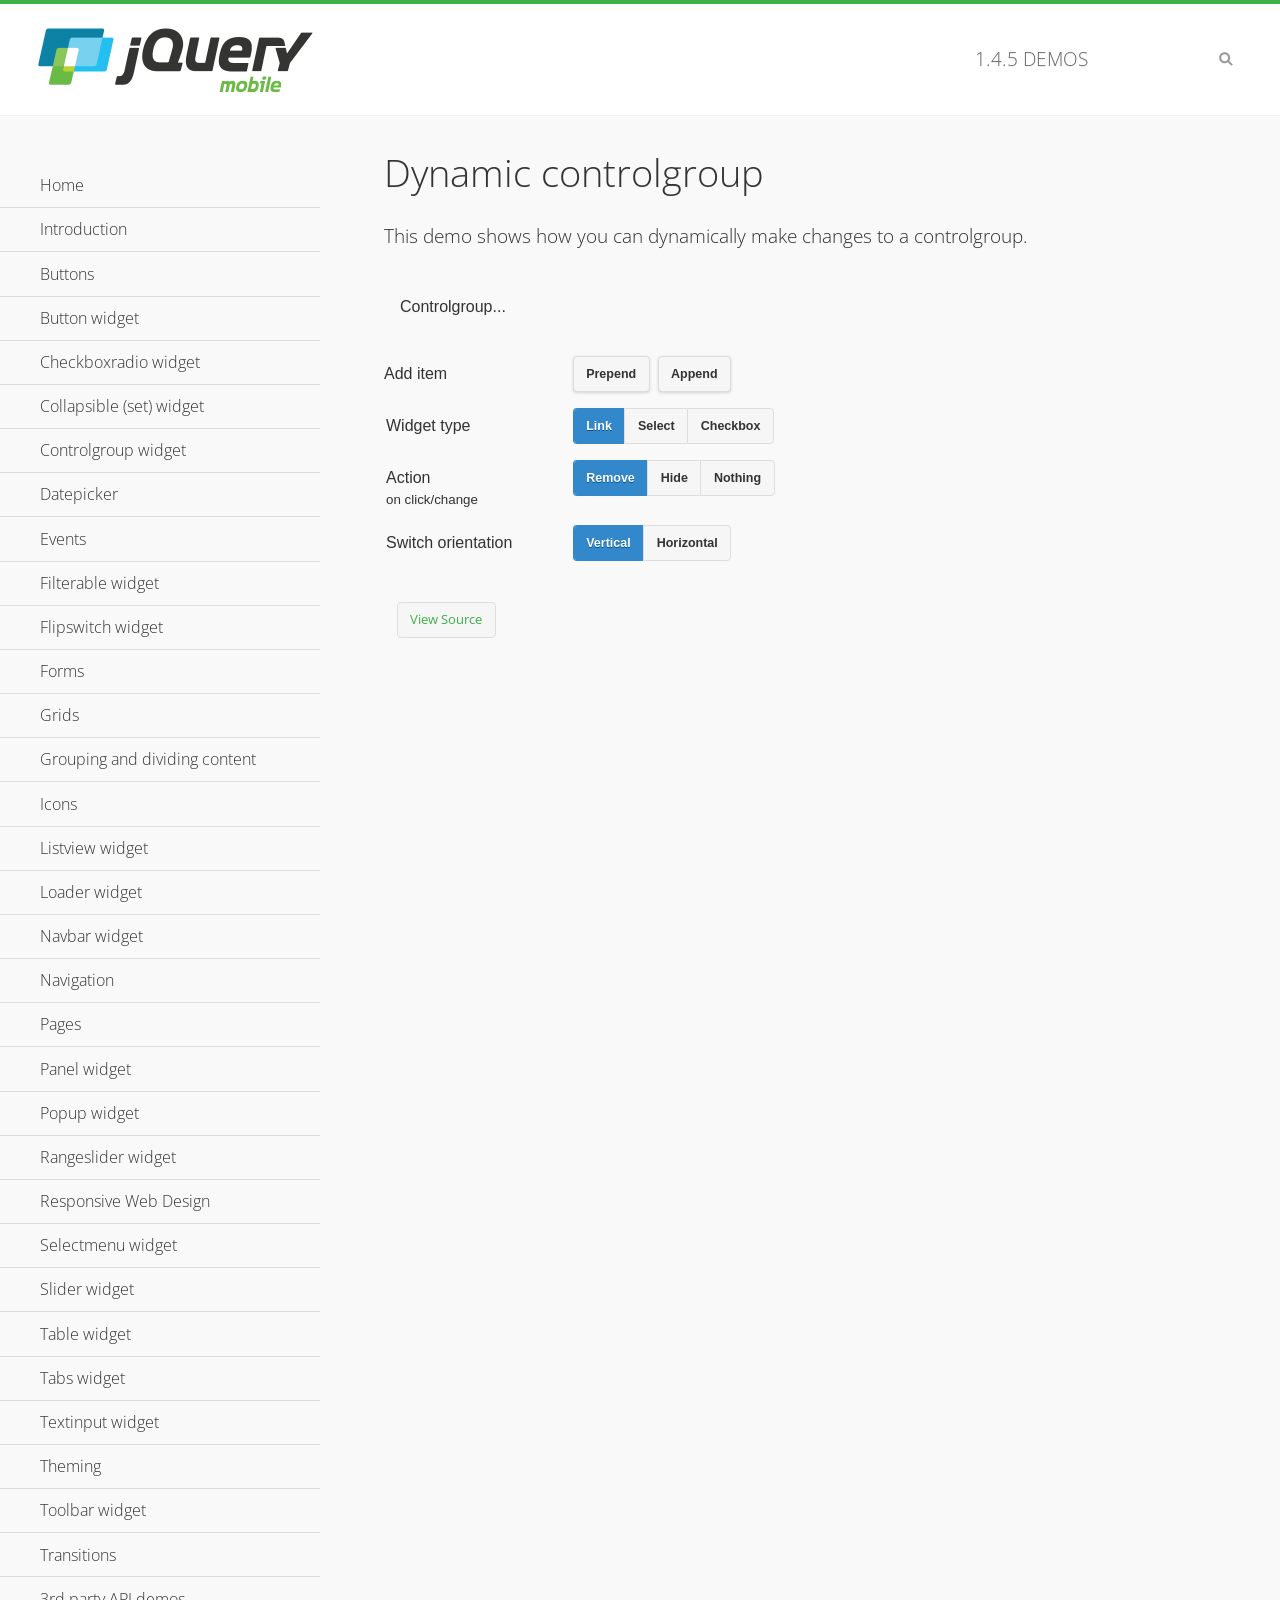
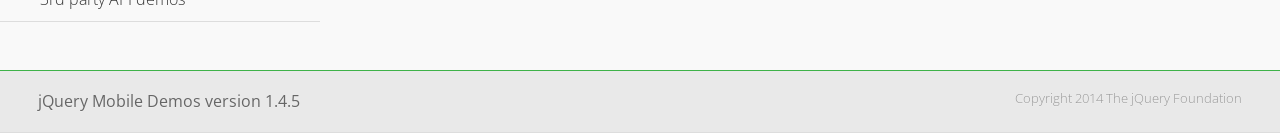
<file: jquery.mobile/demos/controlgroup-dynamic/index.html>
<!DOCTYPE html>
<html>
<head>
	<meta charset="utf-8">
	<meta name="viewport" content="width=device-width, initial-scale=1">
	<title>Dynamic controlgroup - jQuery Mobile Demos</title>
	<link rel="shortcut icon" href="../favicon.ico">
    <link rel="stylesheet" href="http://fonts.googleapis.com/css?family=Open+Sans:300,400,700">
	<link rel="stylesheet" href="../css/themes/default/jquery.mobile-1.4.5.min.css">
	<link rel="stylesheet" href="../_assets/css/jqm-demos.css">
	<script src="../js/jquery.js"></script>
	<script src="../_assets/js/index.js"></script>
	<script src="../js/jquery.mobile-1.4.5.min.js"></script>
	<script>
		( function( $, undefined ) {
			var counter = 0;
			$( document ).bind( "pagecreate", function( e ) {
				$( "#prepend, #append", e.target ).on( "click", function( e ) {
					counter++;

					var widgetType = $( "[name='radio-widget']:checked" ).attr( "id" ),
						group = $( "#my-controlgroup" ),
						$el,
						action = function() {
							var action = $( "[name='radio-action']:checked" ).attr( "id" );
							if ( $( $el[1] ).is( "select" ) && action === "hide" ) {
								$el = $( $el[1] ).parents( ".ui-select" );
							}
							$el[ action ]();
							group.controlgroup( "refresh" );
						};

					if ( widgetType === "link" ) {

						$el = $( "<a href='#'>Link " + counter + "</a>" ).bind( "click", action );
						$( "#my-controlgroup" ).controlgroup( "container" )[ $( this ).attr( "id" ) ]( $el );
						$el.buttonMarkup();

					} else if ( widgetType === "select" ) {

						$el = $( "<label for='widget" + counter + "'>Select " + counter + "</label><select id='widget" + counter + "'><option value='option1'>Select " + counter + "</option><option value='option2'>Select option</option></select>" );
						$( $el[ 1 ] ).bind( "change", action);
						$( "#my-controlgroup" ).controlgroup( "container" )[ $( this ).attr( "id" ) ]( $el );
						$( $el[ 1 ] ).selectmenu();

					} else {

						$el = $( "<label for='widget" + counter + "'>Checkbox " + counter + "</label><input type='checkbox' id='widget" + counter + "'></input>" );
						$( $el[ 1 ] ).bind( "change", action );
						$( "#my-controlgroup" ).controlgroup( "container" )[ $( this ).attr( "id" ) ]( $el );
						$( $el[ 1 ] ).checkboxradio();

					}

					group.controlgroup( "refresh" );
				});

				$( "[name='radio-orientation']" ).bind( "change", function( e ) {
					$( "#my-controlgroup" ).controlgroup( "option", "type", ( $( "#isHorizontal" ).is( ":checked" ) ? "horizontal" : "vertical" ) );
				});
			});
		})( jQuery );
	</script>
</head>
<body>
<div data-role="page" class="jqm-demos">

	<div data-role="header" class="jqm-header">
		<h2><a href="../" title="jQuery Mobile Demos home"><img src="../_assets/img/jquery-logo.png" alt="jQuery Mobile"></a></h2>
		<p><span class="jqm-version"></span> Demos</p>
		<a href="#" class="jqm-navmenu-link ui-btn ui-btn-icon-notext ui-corner-all ui-icon-bars ui-nodisc-icon ui-alt-icon ui-btn-left">Menu</a>
		<a href="#" class="jqm-search-link ui-btn ui-btn-icon-notext ui-corner-all ui-icon-search ui-nodisc-icon ui-alt-icon ui-btn-right">Search</a>
	</div><!-- /header -->

	<div role="main" class="ui-content jqm-content">

        <h1>Dynamic controlgroup</h1>

        <p>This demo shows how you can dynamically make changes to a controlgroup.</p>

        <div data-demo-html="true" data-demo-js="true">

            <form>
            	<div class="ui-body ui-body-d ui-corner-all">
                	<p>Controlgroup...</p>
                	<div data-role="controlgroup" id="my-controlgroup"><!-- items will be injected here --></div>
                </div>
            </form>

            <div class="ui-field-contain">
                <label for="prepend">Add item</label>
                <button id="prepend" data-mini="true" data-inline="true">Prepend</button>
                <label for="append" class="ui-hidden-accessible">Action</label>
                <button id="append" data-mini="true" data-inline="true">Append</button>
            </div>

            <form action="#" method="get">
            	<div class="ui-field-contain">
                    <fieldset data-role="controlgroup" data-type="horizontal" data-mini="true">
                        <legend>Widget type</legend>

                        <input type="radio" name="radio-widget" id="link" value="link" checked="checked">
                        <label for="link">Link</label>

                        <input type="radio" name="radio-widget" id="select" value="select">
                        <label for="select">Select</label>

                        <input type="radio" name="radio-widget" id="checkbox" value="checkbox">
                        <label for="checkbox">Checkbox</label>
                    </fieldset>
            	</div>

            	<div class="ui-field-contain">
                    <fieldset data-role="controlgroup" data-type="horizontal" data-mini="true">
                        <legend>Action<br><small>on click/change</small></legend>

                        <input type="radio" name="radio-action" id="remove" value="remove" checked="checked">
                        <label for="remove">Remove</label>

                        <input type="radio" name="radio-action" id="hide" value="hide">
                        <label for="hide">Hide</label>

                        <input type="radio" name="radio-action" id="width" value="width">
                        <label for="width">Nothing</label>
                    </fieldset>
            	</div>

            	<div class="ui-field-contain">
                    <fieldset data-role="controlgroup" data-type="horizontal" data-mini="true">
                        <legend>Switch orientation</legend>

                        <input type="radio" name="radio-orientation" id="isVertical" value="isVertical" checked="checked">
                        <label for="isVertical">Vertical</label>

                        <input type="radio" name="radio-orientation" id="isHorizontal" value="isHorizontal">
                        <label for="isHorizontal">Horizontal</label>
                    </fieldset>
            	</div>

            </form>

        </div><!--/demo-html -->

	</div><!-- /content -->
	    <div data-role="panel" class="jqm-navmenu-panel" data-position="left" data-display="overlay" data-theme="a">
	    	<ul class="jqm-list ui-alt-icon ui-nodisc-icon">
<li data-filtertext="demos homepage" data-icon="home"><a href=".././">Home</a></li>
<li data-filtertext="introduction overview getting started"><a href="../intro/" data-ajax="false">Introduction</a></li>
<li data-filtertext="buttons button markup buttonmarkup method anchor link button element"><a href="../button-markup/" data-ajax="false">Buttons</a></li>
<li data-filtertext="form button widget input button submit reset"><a href="../button/" data-ajax="false">Button widget</a></li>
<li data-role="collapsible" data-enhanced="true" data-collapsed-icon="carat-d" data-expanded-icon="carat-u" data-iconpos="right" data-inset="false" class="ui-collapsible ui-collapsible-themed-content ui-collapsible-collapsed">
	<h3 class="ui-collapsible-heading ui-collapsible-heading-collapsed">
		<a href="#" class="ui-collapsible-heading-toggle ui-btn ui-btn-icon-right ui-btn-inherit ui-icon-carat-d">
		    Checkboxradio widget<span class="ui-collapsible-heading-status"> click to expand contents</span>
		</a>
	</h3>
	<div class="ui-collapsible-content ui-body-inherit ui-collapsible-content-collapsed" aria-hidden="true">
		<ul>
			<li data-filtertext="form checkboxradio widget checkbox input checkboxes controlgroups"><a href="../checkboxradio-checkbox/" data-ajax="false">Checkboxes</a></li>
			<li data-filtertext="form checkboxradio widget radio input radio buttons controlgroups"><a href="../checkboxradio-radio/" data-ajax="false">Radio buttons</a></li>
		</ul>
	</div>
</li>
<li data-role="collapsible" data-enhanced="true" data-collapsed-icon="carat-d" data-expanded-icon="carat-u" data-iconpos="right" data-inset="false" class="ui-collapsible ui-collapsible-themed-content ui-collapsible-collapsed">
	<h3 class="ui-collapsible-heading ui-collapsible-heading-collapsed">
		<a href="#" class="ui-collapsible-heading-toggle ui-btn ui-btn-icon-right ui-btn-inherit ui-icon-carat-d">
			Collapsible (set) widget<span class="ui-collapsible-heading-status"> click to expand contents</span>
		</a>
	</h3>
	<div class="ui-collapsible-content ui-body-inherit ui-collapsible-content-collapsed" aria-hidden="true">
		<ul>
			<li data-filtertext="collapsibles content formatting"><a href="../collapsible/" data-ajax="false">Collapsible</a></li>
			<li data-filtertext="dynamic collapsible set accordion append expand"><a href="../collapsible-dynamic/" data-ajax="false">Dynamic collapsibles</a></li>
			<li data-filtertext="accordions collapsible set widget content formatting grouped collapsibles"><a href="../collapsibleset/" data-ajax="false">Collapsible set</a></li>
		</ul>
	</div>
</li>
<li data-role="collapsible" data-enhanced="true" data-collapsed-icon="carat-d" data-expanded-icon="carat-u" data-iconpos="right" data-inset="false" class="ui-collapsible ui-collapsible-themed-content ui-collapsible-collapsed">
	<h3 class="ui-collapsible-heading ui-collapsible-heading-collapsed">
		<a href="#" class="ui-collapsible-heading-toggle ui-btn ui-btn-icon-right ui-btn-inherit ui-icon-carat-d">
			Controlgroup widget<span class="ui-collapsible-heading-status"> click to expand contents</span>
		</a>
	</h3>
	<div class="ui-collapsible-content ui-body-inherit ui-collapsible-content-collapsed" aria-hidden="true">
		<ul>
			<li data-filtertext="controlgroups selectmenu checkboxradio input grouped buttons horizontal vertical"><a href="../controlgroup/" data-ajax="false">Controlgroup</a></li>
			<li data-filtertext="dynamic controlgroup dynamically add buttons"><a href="../controlgroup-dynamic/" data-ajax="false">Dynamic controlgroups</a></li>
		</ul>
	</div>
</li>
<li data-filtertext="form datepicker widget date input"><a href="../datepicker/" data-ajax="false">Datepicker</a></li>
<li data-role="collapsible" data-enhanced="true" data-collapsed-icon="carat-d" data-expanded-icon="carat-u" data-iconpos="right" data-inset="false" class="ui-collapsible ui-collapsible-themed-content ui-collapsible-collapsed">
	<h3 class="ui-collapsible-heading ui-collapsible-heading-collapsed">
		<a href="#" class="ui-collapsible-heading-toggle ui-btn ui-btn-icon-right ui-btn-inherit ui-icon-carat-d">
			Events<span class="ui-collapsible-heading-status"> click to expand contents</span>
		</a>
	</h3>
	<div class="ui-collapsible-content ui-body-inherit ui-collapsible-content-collapsed" aria-hidden="true">
		<ul>
			<li data-filtertext="swipe to delete list items listviews swipe events"><a href="../swipe-list/" data-ajax="false">Swipe list items</a></li>
			<li data-filtertext="swipe to navigate swipe page navigation swipe events"><a href="../swipe-page/" data-ajax="false">Swipe page navigation</a></li>
		</ul>
	</div>
</li>
<li data-filtertext="filterable filter elements sorting searching listview table"><a href="../filterable/" data-ajax="false">Filterable widget</a></li>
<li data-filtertext="form flipswitch widget flip toggle switch binary select checkbox input"><a href="../flipswitch/" data-ajax="false">Flipswitch widget</a></li>
<li data-role="collapsible" data-enhanced="true" data-collapsed-icon="carat-d" data-expanded-icon="carat-u" data-iconpos="right" data-inset="false" class="ui-collapsible ui-collapsible-themed-content ui-collapsible-collapsed">
	<h3 class="ui-collapsible-heading ui-collapsible-heading-collapsed">
		<a href="#" class="ui-collapsible-heading-toggle ui-btn ui-btn-icon-right ui-btn-inherit ui-icon-carat-d">
			Forms<span class="ui-collapsible-heading-status"> click to expand contents</span>
		</a>
	</h3>
	<div class="ui-collapsible-content ui-body-inherit ui-collapsible-content-collapsed" aria-hidden="true">
		<ul>
			<li data-filtertext="forms text checkbox radio range button submit reset inputs selects textarea slider flipswitch label form elements"><a href="../forms/" data-ajax="false">Forms</a></li>
			<li data-filtertext="form hide labels hidden accessible ui-hidden-accessible forms"><a href="../forms-label-hidden-accessible/" data-ajax="false">Hide labels</a></li>
			<li data-filtertext="form field containers fieldcontain ui-field-contain forms"><a href="../forms-field-contain/" data-ajax="false">Field containers</a></li>
			<li data-filtertext="forms disabled form elements"><a href="../forms-disabled/" data-ajax="false">Forms disabled</a></li>
			<li data-filtertext="forms gallery examples overview forms text checkbox radio range button submit reset inputs selects textarea slider flipswitch label form elements"><a href="../forms-gallery/" data-ajax="false">Forms gallery</a></li>
		</ul>
	</div>
</li>
<li data-role="collapsible" data-enhanced="true" data-collapsed-icon="carat-d" data-expanded-icon="carat-u" data-iconpos="right" data-inset="false" class="ui-collapsible ui-collapsible-themed-content ui-collapsible-collapsed">
	<h3 class="ui-collapsible-heading ui-collapsible-heading-collapsed">
		<a href="#" class="ui-collapsible-heading-toggle ui-btn ui-btn-icon-right ui-btn-inherit ui-icon-carat-d">
			Grids<span class="ui-collapsible-heading-status"> click to expand contents</span>
		</a>
	</h3>
	<div class="ui-collapsible-content ui-body-inherit ui-collapsible-content-collapsed" aria-hidden="true">
		<ul>
			<li data-filtertext="grids columns blocks content formatting rwd responsive css framework"><a href="../grids/" data-ajax="false">Grids</a></li>
			<li data-filtertext="buttons in grids css framework"><a href="../grids-buttons/" data-ajax="false">Buttons in grids</a></li>
			<li data-filtertext="custom responsive grids rwd css framework"><a href="../grids-custom-responsive/" data-ajax="false">Custom responsive grids</a></li>
		</ul>
	</div>
</li>
<li data-filtertext="blocks content formatting sections heading"><a href="../body-bar-classes/" data-ajax="false">Grouping and dividing content</a></li>
<li data-role="collapsible" data-enhanced="true" data-collapsed-icon="carat-d" data-expanded-icon="carat-u" data-iconpos="right" data-inset="false" class="ui-collapsible ui-collapsible-themed-content ui-collapsible-collapsed">
	<h3 class="ui-collapsible-heading ui-collapsible-heading-collapsed">
		<a href="#" class="ui-collapsible-heading-toggle ui-btn ui-btn-icon-right ui-btn-inherit ui-icon-carat-d">
			Icons<span class="ui-collapsible-heading-status"> click to expand contents</span>
		</a>
	</h3>
	<div class="ui-collapsible-content ui-body-inherit ui-collapsible-content-collapsed" aria-hidden="true">
		<ul>
			<li data-filtertext="button icons svg disc alt custom icon position"><a href="../icons/" data-ajax="false">Icons</a></li>
			<li data-filtertext=""><a href="../icons-grunticon/" data-ajax="false">Grunticon loader</a></li>
		</ul>
	</div>
</li>
<li data-role="collapsible" data-enhanced="true" data-collapsed-icon="carat-d" data-expanded-icon="carat-u" data-iconpos="right" data-inset="false" class="ui-collapsible ui-collapsible-themed-content ui-collapsible-collapsed">
	<h3 class="ui-collapsible-heading ui-collapsible-heading-collapsed">
		<a href="#" class="ui-collapsible-heading-toggle ui-btn ui-btn-icon-right ui-btn-inherit ui-icon-carat-d">
			Listview widget<span class="ui-collapsible-heading-status"> click to expand contents</span>
		</a>
	</h3>
	<div class="ui-collapsible-content ui-body-inherit ui-collapsible-content-collapsed" aria-hidden="true">
		<ul>
			<li data-filtertext="listview widget thumbnails icons nested split button collapsible ul ol"><a href="../listview/" data-ajax="false">Listview</a></li>
			<li data-filtertext="autocomplete filterable reveal listview filtertextbeforefilter placeholder"><a href="../listview-autocomplete/" data-ajax="false">Listview autocomplete</a></li>
			<li data-filtertext="autocomplete filterable reveal listview remote data filtertextbeforefilter placeholder"><a href="../listview-autocomplete-remote/" data-ajax="false">Listview autocomplete remote data</a></li>
			<li data-filtertext="autodividers anchor jump scroll linkbars listview lists ul ol"><a href="../listview-autodividers-linkbar/" data-ajax="false">Listview autodividers linkbar</a></li>
			<li data-filtertext="listview autodividers selector autodividersselector lists ul ol"><a href="../listview-autodividers-selector/" data-ajax="false">Listview autodividers selector</a></li>
			<li data-filtertext="listview nested list items"><a href="../listview-nested-lists/" data-ajax="false">Nested Listviews</a></li>
			<li data-filtertext="listview collapsible list items flat"><a href="../listview-collapsible-item-flat/" data-ajax="false">Listview collapsible list items (flat)</a></li>
			<li data-filtertext="listview collapsible list indented"><a href="../listview-collapsible-item-indented/" data-ajax="false">Listview collapsible list items (indented)</a></li>
			<li data-filtertext="grid listview responsive grids responsive listviews lists ul"><a href="../listview-grid/" data-ajax="false">Listview responsive grid</a></li>
		</ul>
	</div>
</li>
<li data-filtertext="loader widget page loading navigation overlay spinner"><a href="../loader/" data-ajax="false">Loader widget</a></li>
<li data-filtertext="navbar widget navmenu toolbars header footer"><a href="../navbar/" data-ajax="false">Navbar widget</a></li>
<li data-role="collapsible" data-enhanced="true" data-collapsed-icon="carat-d" data-expanded-icon="carat-u" data-iconpos="right" data-inset="false" class="ui-collapsible ui-collapsible-themed-content ui-collapsible-collapsed">
	<h3 class="ui-collapsible-heading ui-collapsible-heading-collapsed">
		<a href="#" class="ui-collapsible-heading-toggle ui-btn ui-btn-icon-right ui-btn-inherit ui-icon-carat-d">
			Navigation<span class="ui-collapsible-heading-status"> click to expand contents</span>
		</a>
	</h3>
	<div class="ui-collapsible-content ui-body-inherit ui-collapsible-content-collapsed" aria-hidden="true">
		<ul>
			<li data-filtertext="ajax navigation navigate widget history event method"><a href="../navigation/" data-ajax="false">Navigation</a></li>
			<li data-filtertext="linking pages page links navigation ajax prefetch cache"><a href="../navigation-linking-pages/" data-ajax="false">Linking pages</a></li>
			<!-- <li data-filtertext="php redirect server redirection server-side navigation"><a href="../navigation-php-redirect/" data-ajax="false">PHP redirect demo</a></li>-->
			<li data-filtertext="navigation redirection hash query"><a href="../navigation-hash-processing/" data-ajax="false">Hash processing demo</a></li>
			<li data-filtertext="navigation redirection hash query"><a href="../page-events/" data-ajax="false">Page Navigation Events</a></li>
		</ul>
	</div>
</li>
<li data-role="collapsible" data-enhanced="true" data-collapsed-icon="carat-d" data-expanded-icon="carat-u" data-iconpos="right" data-inset="false" class="ui-collapsible ui-collapsible-themed-content ui-collapsible-collapsed">
	<h3 class="ui-collapsible-heading ui-collapsible-heading-collapsed">
		<a href="#" class="ui-collapsible-heading-toggle ui-btn ui-btn-icon-right ui-btn-inherit ui-icon-carat-d">
			Pages<span class="ui-collapsible-heading-status"> click to expand contents</span>
		</a>
	</h3>
	<div class="ui-collapsible-content ui-body-inherit ui-collapsible-content-collapsed" aria-hidden="true">
		<ul>
			<li data-filtertext="pages page widget ajax navigation"><a href="../pages/" data-ajax="false">Pages</a></li>
			<li data-filtertext="single page"><a href="../pages-single-page/" data-ajax="false">Single page</a></li>
			<li data-filtertext="multipage multi-page page"><a href="../pages-multi-page/" data-ajax="false">Multi-page template</a></li>
			<li data-filtertext="dialog page widget modal popup"><a href="../pages-dialog/" data-ajax="false">Dialog page</a></li>
		</ul>
	</div>
</li>
<li data-role="collapsible" data-enhanced="true" data-collapsed-icon="carat-d" data-expanded-icon="carat-u" data-iconpos="right" data-inset="false" class="ui-collapsible ui-collapsible-themed-content ui-collapsible-collapsed">
	<h3 class="ui-collapsible-heading ui-collapsible-heading-collapsed">
		<a href="#" class="ui-collapsible-heading-toggle ui-btn ui-btn-icon-right ui-btn-inherit ui-icon-carat-d">
			Panel widget<span class="ui-collapsible-heading-status"> click to expand contents</span>
		</a>
	</h3>
	<div class="ui-collapsible-content ui-body-inherit ui-collapsible-content-collapsed" aria-hidden="true">
		<ul>
			<li data-filtertext="panel widget sliding panels reveal push overlay responsive"><a href="../panel/" data-ajax="false">Panel</a></li>
			<li data-filtertext=""><a href="../panel-external/" data-ajax="false">External panels</a></li>
			<li data-filtertext="panel "><a href="../panel-fixed/" data-ajax="false">Fixed panels</a></li>
			<li data-filtertext="panel slide panels sliding panels shadow rwd responsive breakpoint"><a href="../panel-responsive/" data-ajax="false">Panels responsive</a></li>
			<li data-filtertext="panel custom style custom panel width reveal shadow listview panel styling page background wrapper"><a href="../panel-styling/" data-ajax="false">Custom panel style</a></li>
			<li data-filtertext="panel open on swipe"><a href="../panel-swipe-open/" data-ajax="false">Panel open on swipe</a></li>
			<li data-filtertext="panels outside page internal external toolbars"><a href="../panel-external-internal/" data-ajax="false">Panel external and internal</a></li>
		</ul>
	</div>
</li>
<li data-role="collapsible" data-enhanced="true" data-collapsed-icon="carat-d" data-expanded-icon="carat-u" data-iconpos="right" data-inset="false" class="ui-collapsible ui-collapsible-themed-content ui-collapsible-collapsed">
	<h3 class="ui-collapsible-heading ui-collapsible-heading-collapsed">
		<a href="#" class="ui-collapsible-heading-toggle ui-btn ui-btn-icon-right ui-btn-inherit ui-icon-carat-d">
			Popup widget<span class="ui-collapsible-heading-status"> click to expand contents</span>
		</a>
	</h3>
	<div class="ui-collapsible-content ui-body-inherit ui-collapsible-content-collapsed" aria-hidden="true">
		<ul>
			<li data-filtertext="popup widget popups dialog modal transition tooltip lightbox form overlay screen flip pop fade transition"><a href="../popup/" data-ajax="false">Popup</a></li>
			<li data-filtertext="popup alignment position"><a href="../popup-alignment/" data-ajax="false">Popup alignment</a></li>
			<li data-filtertext="popup arrow size popups popover"><a href="../popup-arrow-size/" data-ajax="false">Popup arrow size</a></li>
			<li data-filtertext="dynamic popups popup images lightbox"><a href="../popup-dynamic/" data-ajax="false">Dynamic popups</a></li>
			<li data-filtertext="popups with iframes scaling"><a href="../popup-iframe/" data-ajax="false">Popups with iframes</a></li>
			<li data-filtertext="popup image scaling"><a href="../popup-image-scaling/" data-ajax="false">Popup image scaling</a></li>
			<li data-filtertext="external popup outside multi-page"><a href="../popup-outside-multipage/" data-ajax="false">Popup outside multi-page</a></li>
		</ul>
	</div>
</li>
<li data-filtertext="form rangeslider widget dual sliders dual handle sliders range input"><a href="../rangeslider/" data-ajax="false">Rangeslider widget</a></li>
<li data-filtertext="responsive web design rwd adaptive progressive enhancement PE accessible mobile breakpoints media query media queries"><a href="../rwd/" data-ajax="false">Responsive Web Design</a></li>
<li data-role="collapsible" data-enhanced="true" data-collapsed-icon="carat-d" data-expanded-icon="carat-u" data-iconpos="right" data-inset="false" class="ui-collapsible ui-collapsible-themed-content ui-collapsible-collapsed">
	<h3 class="ui-collapsible-heading ui-collapsible-heading-collapsed">
		<a href="#" class="ui-collapsible-heading-toggle ui-btn ui-btn-icon-right ui-btn-inherit ui-icon-carat-d">
			Selectmenu widget<span class="ui-collapsible-heading-status"> click to expand contents</span>
		</a>
	</h3>
	<div class="ui-collapsible-content ui-body-inherit ui-collapsible-content-collapsed" aria-hidden="true">
		<ul>
			<li data-filtertext="form selectmenu widget select input custom select menu selects"><a href="../selectmenu/" data-ajax="false">Selectmenu</a></li>
			<li data-filtertext="form custom select menu selectmenu widget custom menu option optgroup multiple selects"><a href="../selectmenu-custom/" data-ajax="false">Custom select menu</a></li>
			<li data-filtertext="filterable select filter popup dialog"><a href="../selectmenu-custom-filter/" data-ajax="false">Custom select menu with filter</a></li>
		</ul>
	</div>
</li>
<li data-role="collapsible" data-enhanced="true" data-collapsed-icon="carat-d" data-expanded-icon="carat-u" data-iconpos="right" data-inset="false" class="ui-collapsible ui-collapsible-themed-content ui-collapsible-collapsed">
	<h3 class="ui-collapsible-heading ui-collapsible-heading-collapsed">
		<a href="#" class="ui-collapsible-heading-toggle ui-btn ui-btn-icon-right ui-btn-inherit ui-icon-carat-d">
			Slider widget<span class="ui-collapsible-heading-status"> click to expand contents</span>
		</a>
	</h3>
	<div class="ui-collapsible-content ui-body-inherit ui-collapsible-content-collapsed" aria-hidden="true">
		<ul>
			<li data-filtertext="form slider widget range input single sliders"><a href="../slider/" data-ajax="false">Slider</a></li>
			<li data-filtertext="form slider widget flipswitch slider binary select flip toggle switch"><a href="../slider-flipswitch/" data-ajax="false">Slider flip toggle switch</a></li>
			<li data-filtertext="form slider tooltip handle value input range sliders"><a href="../slider-tooltip/" data-ajax="false">Slider tooltip</a></li>
		</ul>
	</div>
</li>
<li data-role="collapsible" data-enhanced="true" data-collapsed-icon="carat-d" data-expanded-icon="carat-u" data-iconpos="right" data-inset="false" class="ui-collapsible ui-collapsible-themed-content ui-collapsible-collapsed">
	<h3 class="ui-collapsible-heading ui-collapsible-heading-collapsed">
		<a href="#" class="ui-collapsible-heading-toggle ui-btn ui-btn-icon-right ui-btn-inherit ui-icon-carat-d">
			Table widget<span class="ui-collapsible-heading-status"> click to expand contents</span>
		</a>
	</h3>
	<div class="ui-collapsible-content ui-body-inherit ui-collapsible-content-collapsed" aria-hidden="true">
		<ul>
			<li data-filtertext="table widget reflow column toggle th td responsive tables rwd hide show tabular"><a href="../table-column-toggle/" data-ajax="false">Table Column Toggle</a></li>
			<li data-filtertext="table column toggle phone comparison demo"><a href="../table-column-toggle-example/" data-ajax="false">Table Column Toggle demo</a></li>
			<li data-filtertext="responsive tables table column toggle heading groups rwd breakpoint"><a href="../table-column-toggle-heading-groups/" data-ajax="false">Table Column Toggle heading groups</a></li>
			<li data-filtertext="responsive tables table column toggle hide rwd breakpoint customization options"><a href="../table-column-toggle-options/" data-ajax="false">Table Column Toggle options</a></li>
			<li data-filtertext="table reflow th td responsive rwd columns tabular"><a href="../table-reflow/" data-ajax="false">Table Reflow</a></li>
			<li data-filtertext="responsive tables table reflow heading groups rwd breakpoint"><a href="../table-reflow-heading-groups/" data-ajax="false">Table Reflow heading groups</a></li>
			<li data-filtertext="responsive tables table reflow stripes strokes table style"><a href="../table-reflow-stripes-strokes/" data-ajax="false">Table Reflow stripes and strokes</a></li>
			<li data-filtertext="responsive tables table reflow stack custom styles"><a href="../table-reflow-styling/" data-ajax="false">Table Reflow custom styles</a></li>
		</ul>
	</div>
</li>
<li data-filtertext="ui tabs widget"><a href="../tabs/" data-ajax="false">Tabs widget</a></li>
<li data-filtertext="form textinput widget text input textarea number date time tel email file color password"><a href="../textinput/" data-ajax="false">Textinput widget</a></li>
<li data-role="collapsible" data-enhanced="true" data-collapsed-icon="carat-d" data-expanded-icon="carat-u" data-iconpos="right" data-inset="false" class="ui-collapsible ui-collapsible-themed-content ui-collapsible-collapsed">
	<h3 class="ui-collapsible-heading ui-collapsible-heading-collapsed">
		<a href="#" class="ui-collapsible-heading-toggle ui-btn ui-btn-icon-right ui-btn-inherit ui-icon-carat-d">
			Theming<span class="ui-collapsible-heading-status"> click to expand contents</span>
		</a>
	</h3>
	<div class="ui-collapsible-content ui-body-inherit ui-collapsible-content-collapsed" aria-hidden="true">
		<ul>
			<li data-filtertext="default theme swatches theming style css"><a href="../theme-default/" data-ajax="false">Default theme</a></li>
			<li data-filtertext="classic theme old theme swatches theming style css"><a href="../theme-classic/" data-ajax="false">Classic theme</a></li>
		</ul>
	</div>
</li>
<li data-role="collapsible" data-enhanced="true" data-collapsed-icon="carat-d" data-expanded-icon="carat-u" data-iconpos="right" data-inset="false" class="ui-collapsible ui-collapsible-themed-content ui-collapsible-collapsed">
	<h3 class="ui-collapsible-heading ui-collapsible-heading-collapsed">
		<a href="#" class="ui-collapsible-heading-toggle ui-btn ui-btn-icon-right ui-btn-inherit ui-icon-carat-d">
			Toolbar widget<span class="ui-collapsible-heading-status"> click to expand contents</span>
		</a>
	</h3>
	<div class="ui-collapsible-content ui-body-inherit ui-collapsible-content-collapsed" aria-hidden="true">
		<ul>
			<li data-filtertext="toolbar widget header footer toolbars fixed fullscreen external sections"><a href="../toolbar/" data-ajax="false">Toolbar</a></li>
			<li data-filtertext="dynamic toolbars dynamically add toolbar header footer"><a href="../toolbar-dynamic/" data-ajax="false">Dynamic toolbars</a></li>
			<li data-filtertext="external toolbars header footer"><a href="../toolbar-external/" data-ajax="false">External toolbars</a></li>
			<li data-filtertext="fixed toolbars header footer"><a href="../toolbar-fixed/" data-ajax="false">Fixed toolbars</a></li>
			<li data-filtertext="fixed fullscreen toolbars header footer"><a href="../toolbar-fixed-fullscreen/" data-ajax="false">Fullscreen toolbars</a></li>
			<li data-filtertext="external fixed toolbars header footer"><a href="../toolbar-fixed-external/" data-ajax="false">Fixed external toolbars</a></li>
			<li data-filtertext="external persistent toolbars header footer navbar navmenu"><a href="../toolbar-fixed-persistent/" data-ajax="false">Persistent toolbars</a></li>
			<li data-filtertext="external ajax optimized toolbars persistent toolbars header footer navbar"><a href="../toolbar-fixed-persistent-optimized/" data-ajax="false">Ajax optimized toolbars</a></li>
			<li data-filtertext="form in toolbars header footer"><a href="../toolbar-fixed-forms/" data-ajax="false">Form in toolbar</a></li>
		</ul>
	</div>
</li>
<li data-filtertext="page transitions animated pages popup navigation flip slide fade pop"><a href="../transitions/" data-ajax="false">Transitions</a></li>
<li data-role="collapsible" data-enhanced="true" data-collapsed-icon="carat-d" data-expanded-icon="carat-u" data-iconpos="right" data-inset="false" class="ui-collapsible ui-collapsible-themed-content ui-collapsible-collapsed">
	<h3 class="ui-collapsible-heading ui-collapsible-heading-collapsed">
		<a href="#" class="ui-collapsible-heading-toggle ui-btn ui-btn-icon-right ui-btn-inherit ui-icon-carat-d">
			3rd party API demos<span class="ui-collapsible-heading-status"> click to expand contents</span>
		</a>
	</h3>
	<div class="ui-collapsible-content ui-body-inherit ui-collapsible-content-collapsed" aria-hidden="true">
		<ul>
			<li data-filtertext="backbone requirejs navigation router"><a href="../backbone-requirejs/" data-ajax="false">Backbone RequireJS</a></li>
			<li data-filtertext="google maps geolocation demo"><a href="../map-geolocation/" data-ajax="false">Google Maps geolocation</a></li>
			<li data-filtertext="google maps hybrid"><a href="../map-list-toggle/" data-ajax="false">Google Maps list toggle</a></li>
		</ul>
	</div>
</li>



		     </ul>
		</div><!-- /panel -->


	<div data-role="footer" data-position="fixed" data-tap-toggle="false" class="jqm-footer">
		<p>jQuery Mobile Demos version <span class="jqm-version"></span></p>
		<p>Copyright 2014 The jQuery Foundation</p>
	</div><!-- /footer -->
	<!-- TODO: This should become an external panel so we can add input to markup (unique ID) -->
    <div data-role="panel" class="jqm-search-panel" data-position="right" data-display="overlay" data-theme="a">
		<div class="jqm-search">
			<ul class="jqm-list" data-filter-placeholder="Search demos..." data-filter-reveal="true">
<li data-filtertext="demos homepage" data-icon="home"><a href=".././">Home</a></li>
<li data-filtertext="introduction overview getting started"><a href="../intro/" data-ajax="false">Introduction</a></li>
<li data-filtertext="buttons button markup buttonmarkup method anchor link button element"><a href="../button-markup/" data-ajax="false">Buttons</a></li>
<li data-filtertext="form button widget input button submit reset"><a href="../button/" data-ajax="false">Button widget</a></li>
<li data-role="collapsible" data-enhanced="true" data-collapsed-icon="carat-d" data-expanded-icon="carat-u" data-iconpos="right" data-inset="false" class="ui-collapsible ui-collapsible-themed-content ui-collapsible-collapsed">
	<h3 class="ui-collapsible-heading ui-collapsible-heading-collapsed">
		<a href="#" class="ui-collapsible-heading-toggle ui-btn ui-btn-icon-right ui-btn-inherit ui-icon-carat-d">
		    Checkboxradio widget<span class="ui-collapsible-heading-status"> click to expand contents</span>
		</a>
	</h3>
	<div class="ui-collapsible-content ui-body-inherit ui-collapsible-content-collapsed" aria-hidden="true">
		<ul>
			<li data-filtertext="form checkboxradio widget checkbox input checkboxes controlgroups"><a href="../checkboxradio-checkbox/" data-ajax="false">Checkboxes</a></li>
			<li data-filtertext="form checkboxradio widget radio input radio buttons controlgroups"><a href="../checkboxradio-radio/" data-ajax="false">Radio buttons</a></li>
		</ul>
	</div>
</li>
<li data-role="collapsible" data-enhanced="true" data-collapsed-icon="carat-d" data-expanded-icon="carat-u" data-iconpos="right" data-inset="false" class="ui-collapsible ui-collapsible-themed-content ui-collapsible-collapsed">
	<h3 class="ui-collapsible-heading ui-collapsible-heading-collapsed">
		<a href="#" class="ui-collapsible-heading-toggle ui-btn ui-btn-icon-right ui-btn-inherit ui-icon-carat-d">
			Collapsible (set) widget<span class="ui-collapsible-heading-status"> click to expand contents</span>
		</a>
	</h3>
	<div class="ui-collapsible-content ui-body-inherit ui-collapsible-content-collapsed" aria-hidden="true">
		<ul>
			<li data-filtertext="collapsibles content formatting"><a href="../collapsible/" data-ajax="false">Collapsible</a></li>
			<li data-filtertext="dynamic collapsible set accordion append expand"><a href="../collapsible-dynamic/" data-ajax="false">Dynamic collapsibles</a></li>
			<li data-filtertext="accordions collapsible set widget content formatting grouped collapsibles"><a href="../collapsibleset/" data-ajax="false">Collapsible set</a></li>
		</ul>
	</div>
</li>
<li data-role="collapsible" data-enhanced="true" data-collapsed-icon="carat-d" data-expanded-icon="carat-u" data-iconpos="right" data-inset="false" class="ui-collapsible ui-collapsible-themed-content ui-collapsible-collapsed">
	<h3 class="ui-collapsible-heading ui-collapsible-heading-collapsed">
		<a href="#" class="ui-collapsible-heading-toggle ui-btn ui-btn-icon-right ui-btn-inherit ui-icon-carat-d">
			Controlgroup widget<span class="ui-collapsible-heading-status"> click to expand contents</span>
		</a>
	</h3>
	<div class="ui-collapsible-content ui-body-inherit ui-collapsible-content-collapsed" aria-hidden="true">
		<ul>
			<li data-filtertext="controlgroups selectmenu checkboxradio input grouped buttons horizontal vertical"><a href="../controlgroup/" data-ajax="false">Controlgroup</a></li>
			<li data-filtertext="dynamic controlgroup dynamically add buttons"><a href="../controlgroup-dynamic/" data-ajax="false">Dynamic controlgroups</a></li>
		</ul>
	</div>
</li>
<li data-filtertext="form datepicker widget date input"><a href="../datepicker/" data-ajax="false">Datepicker</a></li>
<li data-role="collapsible" data-enhanced="true" data-collapsed-icon="carat-d" data-expanded-icon="carat-u" data-iconpos="right" data-inset="false" class="ui-collapsible ui-collapsible-themed-content ui-collapsible-collapsed">
	<h3 class="ui-collapsible-heading ui-collapsible-heading-collapsed">
		<a href="#" class="ui-collapsible-heading-toggle ui-btn ui-btn-icon-right ui-btn-inherit ui-icon-carat-d">
			Events<span class="ui-collapsible-heading-status"> click to expand contents</span>
		</a>
	</h3>
	<div class="ui-collapsible-content ui-body-inherit ui-collapsible-content-collapsed" aria-hidden="true">
		<ul>
			<li data-filtertext="swipe to delete list items listviews swipe events"><a href="../swipe-list/" data-ajax="false">Swipe list items</a></li>
			<li data-filtertext="swipe to navigate swipe page navigation swipe events"><a href="../swipe-page/" data-ajax="false">Swipe page navigation</a></li>
		</ul>
	</div>
</li>
<li data-filtertext="filterable filter elements sorting searching listview table"><a href="../filterable/" data-ajax="false">Filterable widget</a></li>
<li data-filtertext="form flipswitch widget flip toggle switch binary select checkbox input"><a href="../flipswitch/" data-ajax="false">Flipswitch widget</a></li>
<li data-role="collapsible" data-enhanced="true" data-collapsed-icon="carat-d" data-expanded-icon="carat-u" data-iconpos="right" data-inset="false" class="ui-collapsible ui-collapsible-themed-content ui-collapsible-collapsed">
	<h3 class="ui-collapsible-heading ui-collapsible-heading-collapsed">
		<a href="#" class="ui-collapsible-heading-toggle ui-btn ui-btn-icon-right ui-btn-inherit ui-icon-carat-d">
			Forms<span class="ui-collapsible-heading-status"> click to expand contents</span>
		</a>
	</h3>
	<div class="ui-collapsible-content ui-body-inherit ui-collapsible-content-collapsed" aria-hidden="true">
		<ul>
			<li data-filtertext="forms text checkbox radio range button submit reset inputs selects textarea slider flipswitch label form elements"><a href="../forms/" data-ajax="false">Forms</a></li>
			<li data-filtertext="form hide labels hidden accessible ui-hidden-accessible forms"><a href="../forms-label-hidden-accessible/" data-ajax="false">Hide labels</a></li>
			<li data-filtertext="form field containers fieldcontain ui-field-contain forms"><a href="../forms-field-contain/" data-ajax="false">Field containers</a></li>
			<li data-filtertext="forms disabled form elements"><a href="../forms-disabled/" data-ajax="false">Forms disabled</a></li>
			<li data-filtertext="forms gallery examples overview forms text checkbox radio range button submit reset inputs selects textarea slider flipswitch label form elements"><a href="../forms-gallery/" data-ajax="false">Forms gallery</a></li>
		</ul>
	</div>
</li>
<li data-role="collapsible" data-enhanced="true" data-collapsed-icon="carat-d" data-expanded-icon="carat-u" data-iconpos="right" data-inset="false" class="ui-collapsible ui-collapsible-themed-content ui-collapsible-collapsed">
	<h3 class="ui-collapsible-heading ui-collapsible-heading-collapsed">
		<a href="#" class="ui-collapsible-heading-toggle ui-btn ui-btn-icon-right ui-btn-inherit ui-icon-carat-d">
			Grids<span class="ui-collapsible-heading-status"> click to expand contents</span>
		</a>
	</h3>
	<div class="ui-collapsible-content ui-body-inherit ui-collapsible-content-collapsed" aria-hidden="true">
		<ul>
			<li data-filtertext="grids columns blocks content formatting rwd responsive css framework"><a href="../grids/" data-ajax="false">Grids</a></li>
			<li data-filtertext="buttons in grids css framework"><a href="../grids-buttons/" data-ajax="false">Buttons in grids</a></li>
			<li data-filtertext="custom responsive grids rwd css framework"><a href="../grids-custom-responsive/" data-ajax="false">Custom responsive grids</a></li>
		</ul>
	</div>
</li>
<li data-filtertext="blocks content formatting sections heading"><a href="../body-bar-classes/" data-ajax="false">Grouping and dividing content</a></li>
<li data-role="collapsible" data-enhanced="true" data-collapsed-icon="carat-d" data-expanded-icon="carat-u" data-iconpos="right" data-inset="false" class="ui-collapsible ui-collapsible-themed-content ui-collapsible-collapsed">
	<h3 class="ui-collapsible-heading ui-collapsible-heading-collapsed">
		<a href="#" class="ui-collapsible-heading-toggle ui-btn ui-btn-icon-right ui-btn-inherit ui-icon-carat-d">
			Icons<span class="ui-collapsible-heading-status"> click to expand contents</span>
		</a>
	</h3>
	<div class="ui-collapsible-content ui-body-inherit ui-collapsible-content-collapsed" aria-hidden="true">
		<ul>
			<li data-filtertext="button icons svg disc alt custom icon position"><a href="../icons/" data-ajax="false">Icons</a></li>
			<li data-filtertext=""><a href="../icons-grunticon/" data-ajax="false">Grunticon loader</a></li>
		</ul>
	</div>
</li>
<li data-role="collapsible" data-enhanced="true" data-collapsed-icon="carat-d" data-expanded-icon="carat-u" data-iconpos="right" data-inset="false" class="ui-collapsible ui-collapsible-themed-content ui-collapsible-collapsed">
	<h3 class="ui-collapsible-heading ui-collapsible-heading-collapsed">
		<a href="#" class="ui-collapsible-heading-toggle ui-btn ui-btn-icon-right ui-btn-inherit ui-icon-carat-d">
			Listview widget<span class="ui-collapsible-heading-status"> click to expand contents</span>
		</a>
	</h3>
	<div class="ui-collapsible-content ui-body-inherit ui-collapsible-content-collapsed" aria-hidden="true">
		<ul>
			<li data-filtertext="listview widget thumbnails icons nested split button collapsible ul ol"><a href="../listview/" data-ajax="false">Listview</a></li>
			<li data-filtertext="autocomplete filterable reveal listview filtertextbeforefilter placeholder"><a href="../listview-autocomplete/" data-ajax="false">Listview autocomplete</a></li>
			<li data-filtertext="autocomplete filterable reveal listview remote data filtertextbeforefilter placeholder"><a href="../listview-autocomplete-remote/" data-ajax="false">Listview autocomplete remote data</a></li>
			<li data-filtertext="autodividers anchor jump scroll linkbars listview lists ul ol"><a href="../listview-autodividers-linkbar/" data-ajax="false">Listview autodividers linkbar</a></li>
			<li data-filtertext="listview autodividers selector autodividersselector lists ul ol"><a href="../listview-autodividers-selector/" data-ajax="false">Listview autodividers selector</a></li>
			<li data-filtertext="listview nested list items"><a href="../listview-nested-lists/" data-ajax="false">Nested Listviews</a></li>
			<li data-filtertext="listview collapsible list items flat"><a href="../listview-collapsible-item-flat/" data-ajax="false">Listview collapsible list items (flat)</a></li>
			<li data-filtertext="listview collapsible list indented"><a href="../listview-collapsible-item-indented/" data-ajax="false">Listview collapsible list items (indented)</a></li>
			<li data-filtertext="grid listview responsive grids responsive listviews lists ul"><a href="../listview-grid/" data-ajax="false">Listview responsive grid</a></li>
		</ul>
	</div>
</li>
<li data-filtertext="loader widget page loading navigation overlay spinner"><a href="../loader/" data-ajax="false">Loader widget</a></li>
<li data-filtertext="navbar widget navmenu toolbars header footer"><a href="../navbar/" data-ajax="false">Navbar widget</a></li>
<li data-role="collapsible" data-enhanced="true" data-collapsed-icon="carat-d" data-expanded-icon="carat-u" data-iconpos="right" data-inset="false" class="ui-collapsible ui-collapsible-themed-content ui-collapsible-collapsed">
	<h3 class="ui-collapsible-heading ui-collapsible-heading-collapsed">
		<a href="#" class="ui-collapsible-heading-toggle ui-btn ui-btn-icon-right ui-btn-inherit ui-icon-carat-d">
			Navigation<span class="ui-collapsible-heading-status"> click to expand contents</span>
		</a>
	</h3>
	<div class="ui-collapsible-content ui-body-inherit ui-collapsible-content-collapsed" aria-hidden="true">
		<ul>
			<li data-filtertext="ajax navigation navigate widget history event method"><a href="../navigation/" data-ajax="false">Navigation</a></li>
			<li data-filtertext="linking pages page links navigation ajax prefetch cache"><a href="../navigation-linking-pages/" data-ajax="false">Linking pages</a></li>
			<!-- <li data-filtertext="php redirect server redirection server-side navigation"><a href="../navigation-php-redirect/" data-ajax="false">PHP redirect demo</a></li>-->
			<li data-filtertext="navigation redirection hash query"><a href="../navigation-hash-processing/" data-ajax="false">Hash processing demo</a></li>
			<li data-filtertext="navigation redirection hash query"><a href="../page-events/" data-ajax="false">Page Navigation Events</a></li>
		</ul>
	</div>
</li>
<li data-role="collapsible" data-enhanced="true" data-collapsed-icon="carat-d" data-expanded-icon="carat-u" data-iconpos="right" data-inset="false" class="ui-collapsible ui-collapsible-themed-content ui-collapsible-collapsed">
	<h3 class="ui-collapsible-heading ui-collapsible-heading-collapsed">
		<a href="#" class="ui-collapsible-heading-toggle ui-btn ui-btn-icon-right ui-btn-inherit ui-icon-carat-d">
			Pages<span class="ui-collapsible-heading-status"> click to expand contents</span>
		</a>
	</h3>
	<div class="ui-collapsible-content ui-body-inherit ui-collapsible-content-collapsed" aria-hidden="true">
		<ul>
			<li data-filtertext="pages page widget ajax navigation"><a href="../pages/" data-ajax="false">Pages</a></li>
			<li data-filtertext="single page"><a href="../pages-single-page/" data-ajax="false">Single page</a></li>
			<li data-filtertext="multipage multi-page page"><a href="../pages-multi-page/" data-ajax="false">Multi-page template</a></li>
			<li data-filtertext="dialog page widget modal popup"><a href="../pages-dialog/" data-ajax="false">Dialog page</a></li>
		</ul>
	</div>
</li>
<li data-role="collapsible" data-enhanced="true" data-collapsed-icon="carat-d" data-expanded-icon="carat-u" data-iconpos="right" data-inset="false" class="ui-collapsible ui-collapsible-themed-content ui-collapsible-collapsed">
	<h3 class="ui-collapsible-heading ui-collapsible-heading-collapsed">
		<a href="#" class="ui-collapsible-heading-toggle ui-btn ui-btn-icon-right ui-btn-inherit ui-icon-carat-d">
			Panel widget<span class="ui-collapsible-heading-status"> click to expand contents</span>
		</a>
	</h3>
	<div class="ui-collapsible-content ui-body-inherit ui-collapsible-content-collapsed" aria-hidden="true">
		<ul>
			<li data-filtertext="panel widget sliding panels reveal push overlay responsive"><a href="../panel/" data-ajax="false">Panel</a></li>
			<li data-filtertext=""><a href="../panel-external/" data-ajax="false">External panels</a></li>
			<li data-filtertext="panel "><a href="../panel-fixed/" data-ajax="false">Fixed panels</a></li>
			<li data-filtertext="panel slide panels sliding panels shadow rwd responsive breakpoint"><a href="../panel-responsive/" data-ajax="false">Panels responsive</a></li>
			<li data-filtertext="panel custom style custom panel width reveal shadow listview panel styling page background wrapper"><a href="../panel-styling/" data-ajax="false">Custom panel style</a></li>
			<li data-filtertext="panel open on swipe"><a href="../panel-swipe-open/" data-ajax="false">Panel open on swipe</a></li>
			<li data-filtertext="panels outside page internal external toolbars"><a href="../panel-external-internal/" data-ajax="false">Panel external and internal</a></li>
		</ul>
	</div>
</li>
<li data-role="collapsible" data-enhanced="true" data-collapsed-icon="carat-d" data-expanded-icon="carat-u" data-iconpos="right" data-inset="false" class="ui-collapsible ui-collapsible-themed-content ui-collapsible-collapsed">
	<h3 class="ui-collapsible-heading ui-collapsible-heading-collapsed">
		<a href="#" class="ui-collapsible-heading-toggle ui-btn ui-btn-icon-right ui-btn-inherit ui-icon-carat-d">
			Popup widget<span class="ui-collapsible-heading-status"> click to expand contents</span>
		</a>
	</h3>
	<div class="ui-collapsible-content ui-body-inherit ui-collapsible-content-collapsed" aria-hidden="true">
		<ul>
			<li data-filtertext="popup widget popups dialog modal transition tooltip lightbox form overlay screen flip pop fade transition"><a href="../popup/" data-ajax="false">Popup</a></li>
			<li data-filtertext="popup alignment position"><a href="../popup-alignment/" data-ajax="false">Popup alignment</a></li>
			<li data-filtertext="popup arrow size popups popover"><a href="../popup-arrow-size/" data-ajax="false">Popup arrow size</a></li>
			<li data-filtertext="dynamic popups popup images lightbox"><a href="../popup-dynamic/" data-ajax="false">Dynamic popups</a></li>
			<li data-filtertext="popups with iframes scaling"><a href="../popup-iframe/" data-ajax="false">Popups with iframes</a></li>
			<li data-filtertext="popup image scaling"><a href="../popup-image-scaling/" data-ajax="false">Popup image scaling</a></li>
			<li data-filtertext="external popup outside multi-page"><a href="../popup-outside-multipage/" data-ajax="false">Popup outside multi-page</a></li>
		</ul>
	</div>
</li>
<li data-filtertext="form rangeslider widget dual sliders dual handle sliders range input"><a href="../rangeslider/" data-ajax="false">Rangeslider widget</a></li>
<li data-filtertext="responsive web design rwd adaptive progressive enhancement PE accessible mobile breakpoints media query media queries"><a href="../rwd/" data-ajax="false">Responsive Web Design</a></li>
<li data-role="collapsible" data-enhanced="true" data-collapsed-icon="carat-d" data-expanded-icon="carat-u" data-iconpos="right" data-inset="false" class="ui-collapsible ui-collapsible-themed-content ui-collapsible-collapsed">
	<h3 class="ui-collapsible-heading ui-collapsible-heading-collapsed">
		<a href="#" class="ui-collapsible-heading-toggle ui-btn ui-btn-icon-right ui-btn-inherit ui-icon-carat-d">
			Selectmenu widget<span class="ui-collapsible-heading-status"> click to expand contents</span>
		</a>
	</h3>
	<div class="ui-collapsible-content ui-body-inherit ui-collapsible-content-collapsed" aria-hidden="true">
		<ul>
			<li data-filtertext="form selectmenu widget select input custom select menu selects"><a href="../selectmenu/" data-ajax="false">Selectmenu</a></li>
			<li data-filtertext="form custom select menu selectmenu widget custom menu option optgroup multiple selects"><a href="../selectmenu-custom/" data-ajax="false">Custom select menu</a></li>
			<li data-filtertext="filterable select filter popup dialog"><a href="../selectmenu-custom-filter/" data-ajax="false">Custom select menu with filter</a></li>
		</ul>
	</div>
</li>
<li data-role="collapsible" data-enhanced="true" data-collapsed-icon="carat-d" data-expanded-icon="carat-u" data-iconpos="right" data-inset="false" class="ui-collapsible ui-collapsible-themed-content ui-collapsible-collapsed">
	<h3 class="ui-collapsible-heading ui-collapsible-heading-collapsed">
		<a href="#" class="ui-collapsible-heading-toggle ui-btn ui-btn-icon-right ui-btn-inherit ui-icon-carat-d">
			Slider widget<span class="ui-collapsible-heading-status"> click to expand contents</span>
		</a>
	</h3>
	<div class="ui-collapsible-content ui-body-inherit ui-collapsible-content-collapsed" aria-hidden="true">
		<ul>
			<li data-filtertext="form slider widget range input single sliders"><a href="../slider/" data-ajax="false">Slider</a></li>
			<li data-filtertext="form slider widget flipswitch slider binary select flip toggle switch"><a href="../slider-flipswitch/" data-ajax="false">Slider flip toggle switch</a></li>
			<li data-filtertext="form slider tooltip handle value input range sliders"><a href="../slider-tooltip/" data-ajax="false">Slider tooltip</a></li>
		</ul>
	</div>
</li>
<li data-role="collapsible" data-enhanced="true" data-collapsed-icon="carat-d" data-expanded-icon="carat-u" data-iconpos="right" data-inset="false" class="ui-collapsible ui-collapsible-themed-content ui-collapsible-collapsed">
	<h3 class="ui-collapsible-heading ui-collapsible-heading-collapsed">
		<a href="#" class="ui-collapsible-heading-toggle ui-btn ui-btn-icon-right ui-btn-inherit ui-icon-carat-d">
			Table widget<span class="ui-collapsible-heading-status"> click to expand contents</span>
		</a>
	</h3>
	<div class="ui-collapsible-content ui-body-inherit ui-collapsible-content-collapsed" aria-hidden="true">
		<ul>
			<li data-filtertext="table widget reflow column toggle th td responsive tables rwd hide show tabular"><a href="../table-column-toggle/" data-ajax="false">Table Column Toggle</a></li>
			<li data-filtertext="table column toggle phone comparison demo"><a href="../table-column-toggle-example/" data-ajax="false">Table Column Toggle demo</a></li>
			<li data-filtertext="responsive tables table column toggle heading groups rwd breakpoint"><a href="../table-column-toggle-heading-groups/" data-ajax="false">Table Column Toggle heading groups</a></li>
			<li data-filtertext="responsive tables table column toggle hide rwd breakpoint customization options"><a href="../table-column-toggle-options/" data-ajax="false">Table Column Toggle options</a></li>
			<li data-filtertext="table reflow th td responsive rwd columns tabular"><a href="../table-reflow/" data-ajax="false">Table Reflow</a></li>
			<li data-filtertext="responsive tables table reflow heading groups rwd breakpoint"><a href="../table-reflow-heading-groups/" data-ajax="false">Table Reflow heading groups</a></li>
			<li data-filtertext="responsive tables table reflow stripes strokes table style"><a href="../table-reflow-stripes-strokes/" data-ajax="false">Table Reflow stripes and strokes</a></li>
			<li data-filtertext="responsive tables table reflow stack custom styles"><a href="../table-reflow-styling/" data-ajax="false">Table Reflow custom styles</a></li>
		</ul>
	</div>
</li>
<li data-filtertext="ui tabs widget"><a href="../tabs/" data-ajax="false">Tabs widget</a></li>
<li data-filtertext="form textinput widget text input textarea number date time tel email file color password"><a href="../textinput/" data-ajax="false">Textinput widget</a></li>
<li data-role="collapsible" data-enhanced="true" data-collapsed-icon="carat-d" data-expanded-icon="carat-u" data-iconpos="right" data-inset="false" class="ui-collapsible ui-collapsible-themed-content ui-collapsible-collapsed">
	<h3 class="ui-collapsible-heading ui-collapsible-heading-collapsed">
		<a href="#" class="ui-collapsible-heading-toggle ui-btn ui-btn-icon-right ui-btn-inherit ui-icon-carat-d">
			Theming<span class="ui-collapsible-heading-status"> click to expand contents</span>
		</a>
	</h3>
	<div class="ui-collapsible-content ui-body-inherit ui-collapsible-content-collapsed" aria-hidden="true">
		<ul>
			<li data-filtertext="default theme swatches theming style css"><a href="../theme-default/" data-ajax="false">Default theme</a></li>
			<li data-filtertext="classic theme old theme swatches theming style css"><a href="../theme-classic/" data-ajax="false">Classic theme</a></li>
		</ul>
	</div>
</li>
<li data-role="collapsible" data-enhanced="true" data-collapsed-icon="carat-d" data-expanded-icon="carat-u" data-iconpos="right" data-inset="false" class="ui-collapsible ui-collapsible-themed-content ui-collapsible-collapsed">
	<h3 class="ui-collapsible-heading ui-collapsible-heading-collapsed">
		<a href="#" class="ui-collapsible-heading-toggle ui-btn ui-btn-icon-right ui-btn-inherit ui-icon-carat-d">
			Toolbar widget<span class="ui-collapsible-heading-status"> click to expand contents</span>
		</a>
	</h3>
	<div class="ui-collapsible-content ui-body-inherit ui-collapsible-content-collapsed" aria-hidden="true">
		<ul>
			<li data-filtertext="toolbar widget header footer toolbars fixed fullscreen external sections"><a href="../toolbar/" data-ajax="false">Toolbar</a></li>
			<li data-filtertext="dynamic toolbars dynamically add toolbar header footer"><a href="../toolbar-dynamic/" data-ajax="false">Dynamic toolbars</a></li>
			<li data-filtertext="external toolbars header footer"><a href="../toolbar-external/" data-ajax="false">External toolbars</a></li>
			<li data-filtertext="fixed toolbars header footer"><a href="../toolbar-fixed/" data-ajax="false">Fixed toolbars</a></li>
			<li data-filtertext="fixed fullscreen toolbars header footer"><a href="../toolbar-fixed-fullscreen/" data-ajax="false">Fullscreen toolbars</a></li>
			<li data-filtertext="external fixed toolbars header footer"><a href="../toolbar-fixed-external/" data-ajax="false">Fixed external toolbars</a></li>
			<li data-filtertext="external persistent toolbars header footer navbar navmenu"><a href="../toolbar-fixed-persistent/" data-ajax="false">Persistent toolbars</a></li>
			<li data-filtertext="external ajax optimized toolbars persistent toolbars header footer navbar"><a href="../toolbar-fixed-persistent-optimized/" data-ajax="false">Ajax optimized toolbars</a></li>
			<li data-filtertext="form in toolbars header footer"><a href="../toolbar-fixed-forms/" data-ajax="false">Form in toolbar</a></li>
		</ul>
	</div>
</li>
<li data-filtertext="page transitions animated pages popup navigation flip slide fade pop"><a href="../transitions/" data-ajax="false">Transitions</a></li>
<li data-role="collapsible" data-enhanced="true" data-collapsed-icon="carat-d" data-expanded-icon="carat-u" data-iconpos="right" data-inset="false" class="ui-collapsible ui-collapsible-themed-content ui-collapsible-collapsed">
	<h3 class="ui-collapsible-heading ui-collapsible-heading-collapsed">
		<a href="#" class="ui-collapsible-heading-toggle ui-btn ui-btn-icon-right ui-btn-inherit ui-icon-carat-d">
			3rd party API demos<span class="ui-collapsible-heading-status"> click to expand contents</span>
		</a>
	</h3>
	<div class="ui-collapsible-content ui-body-inherit ui-collapsible-content-collapsed" aria-hidden="true">
		<ul>
			<li data-filtertext="backbone requirejs navigation router"><a href="../backbone-requirejs/" data-ajax="false">Backbone RequireJS</a></li>
			<li data-filtertext="google maps geolocation demo"><a href="../map-geolocation/" data-ajax="false">Google Maps geolocation</a></li>
			<li data-filtertext="google maps hybrid"><a href="../map-list-toggle/" data-ajax="false">Google Maps list toggle</a></li>
		</ul>
	</div>
</li>



			</ul>
		</div>
	</div><!-- /panel -->


</div><!-- /page -->

</body>
</html>
</file>
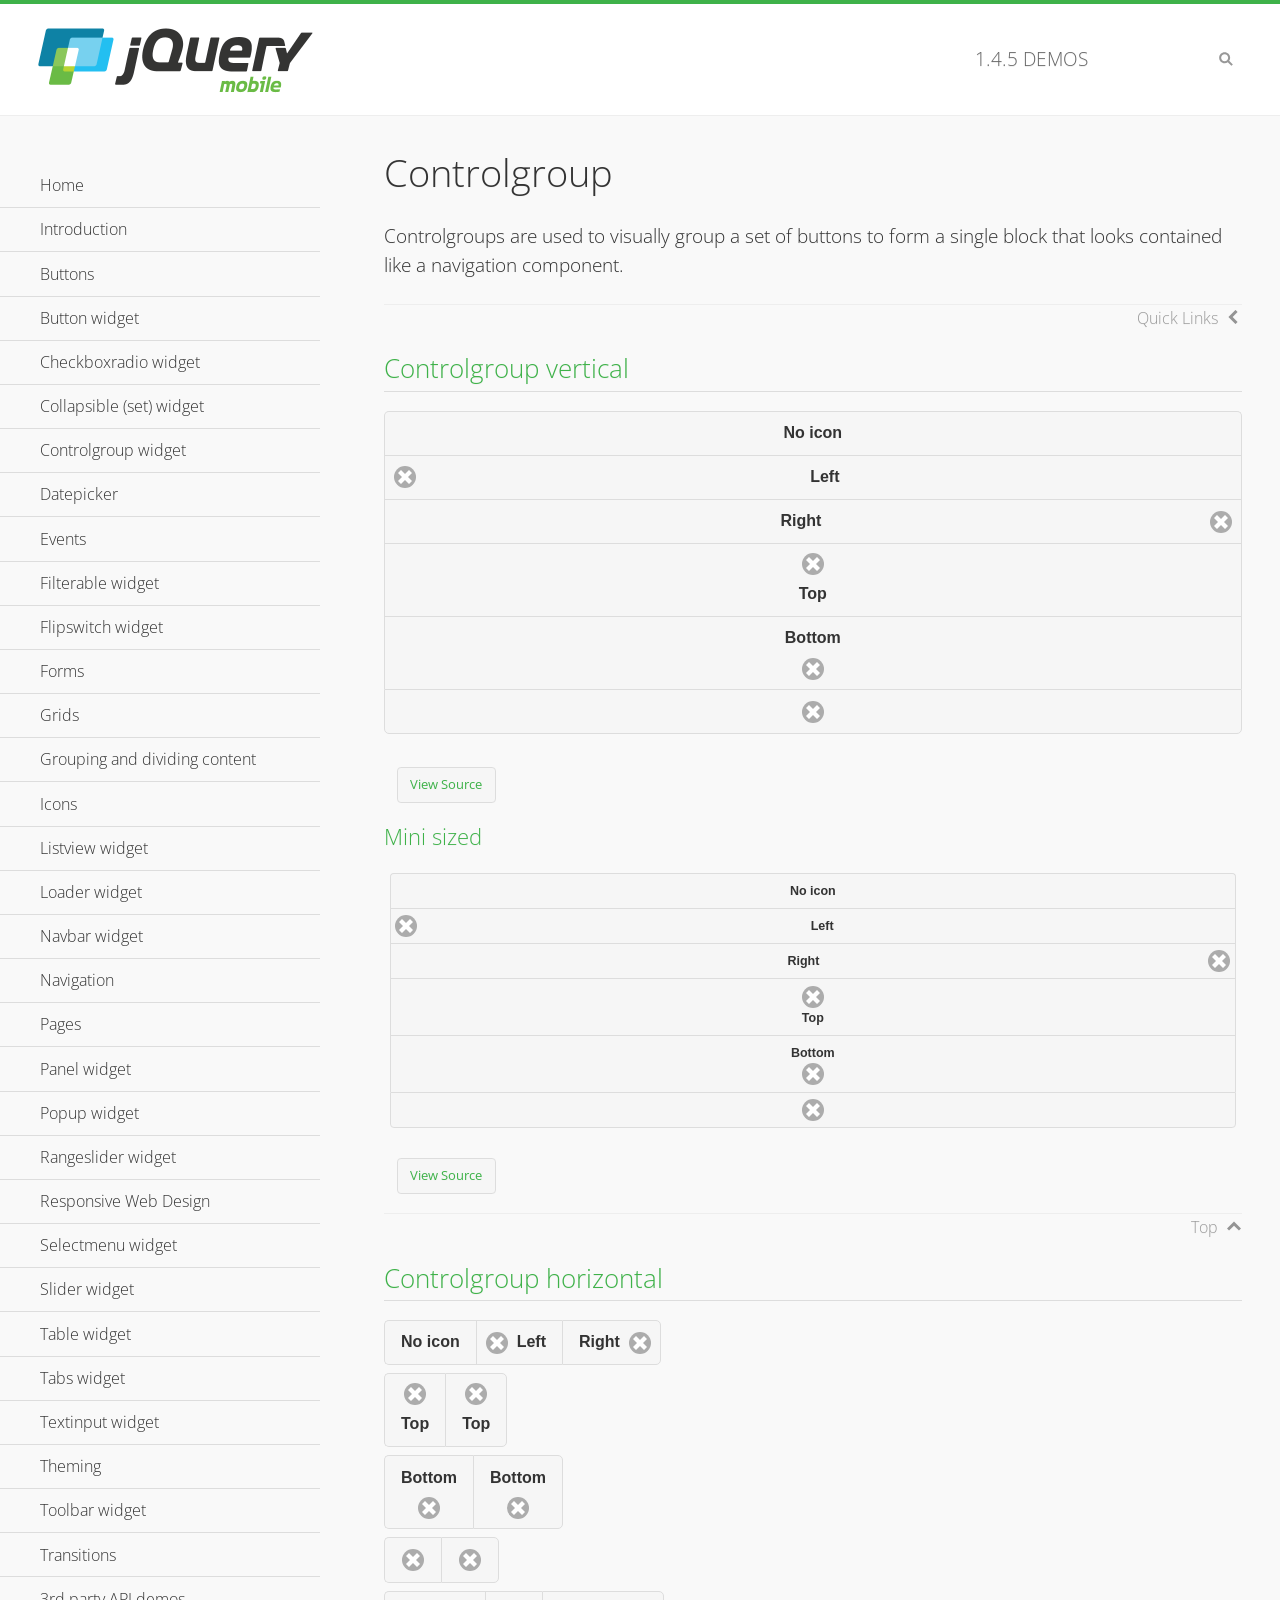
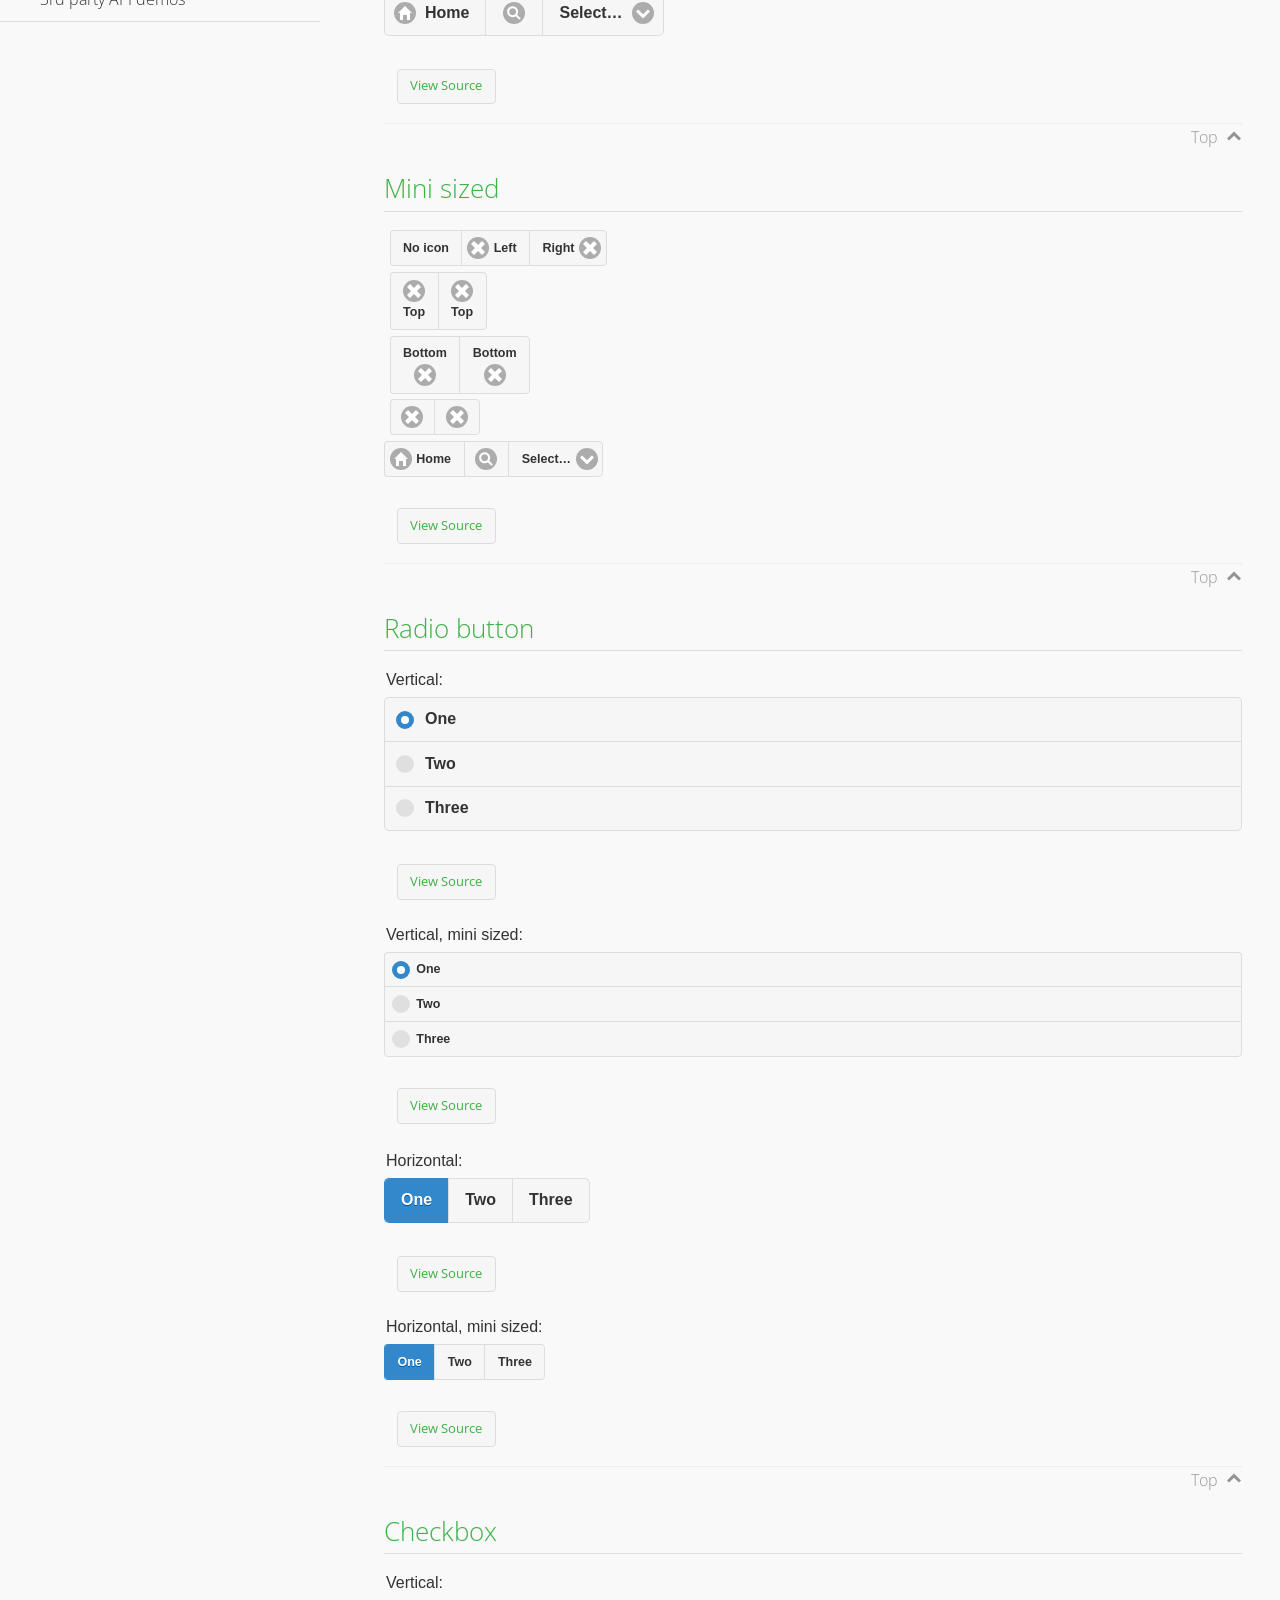
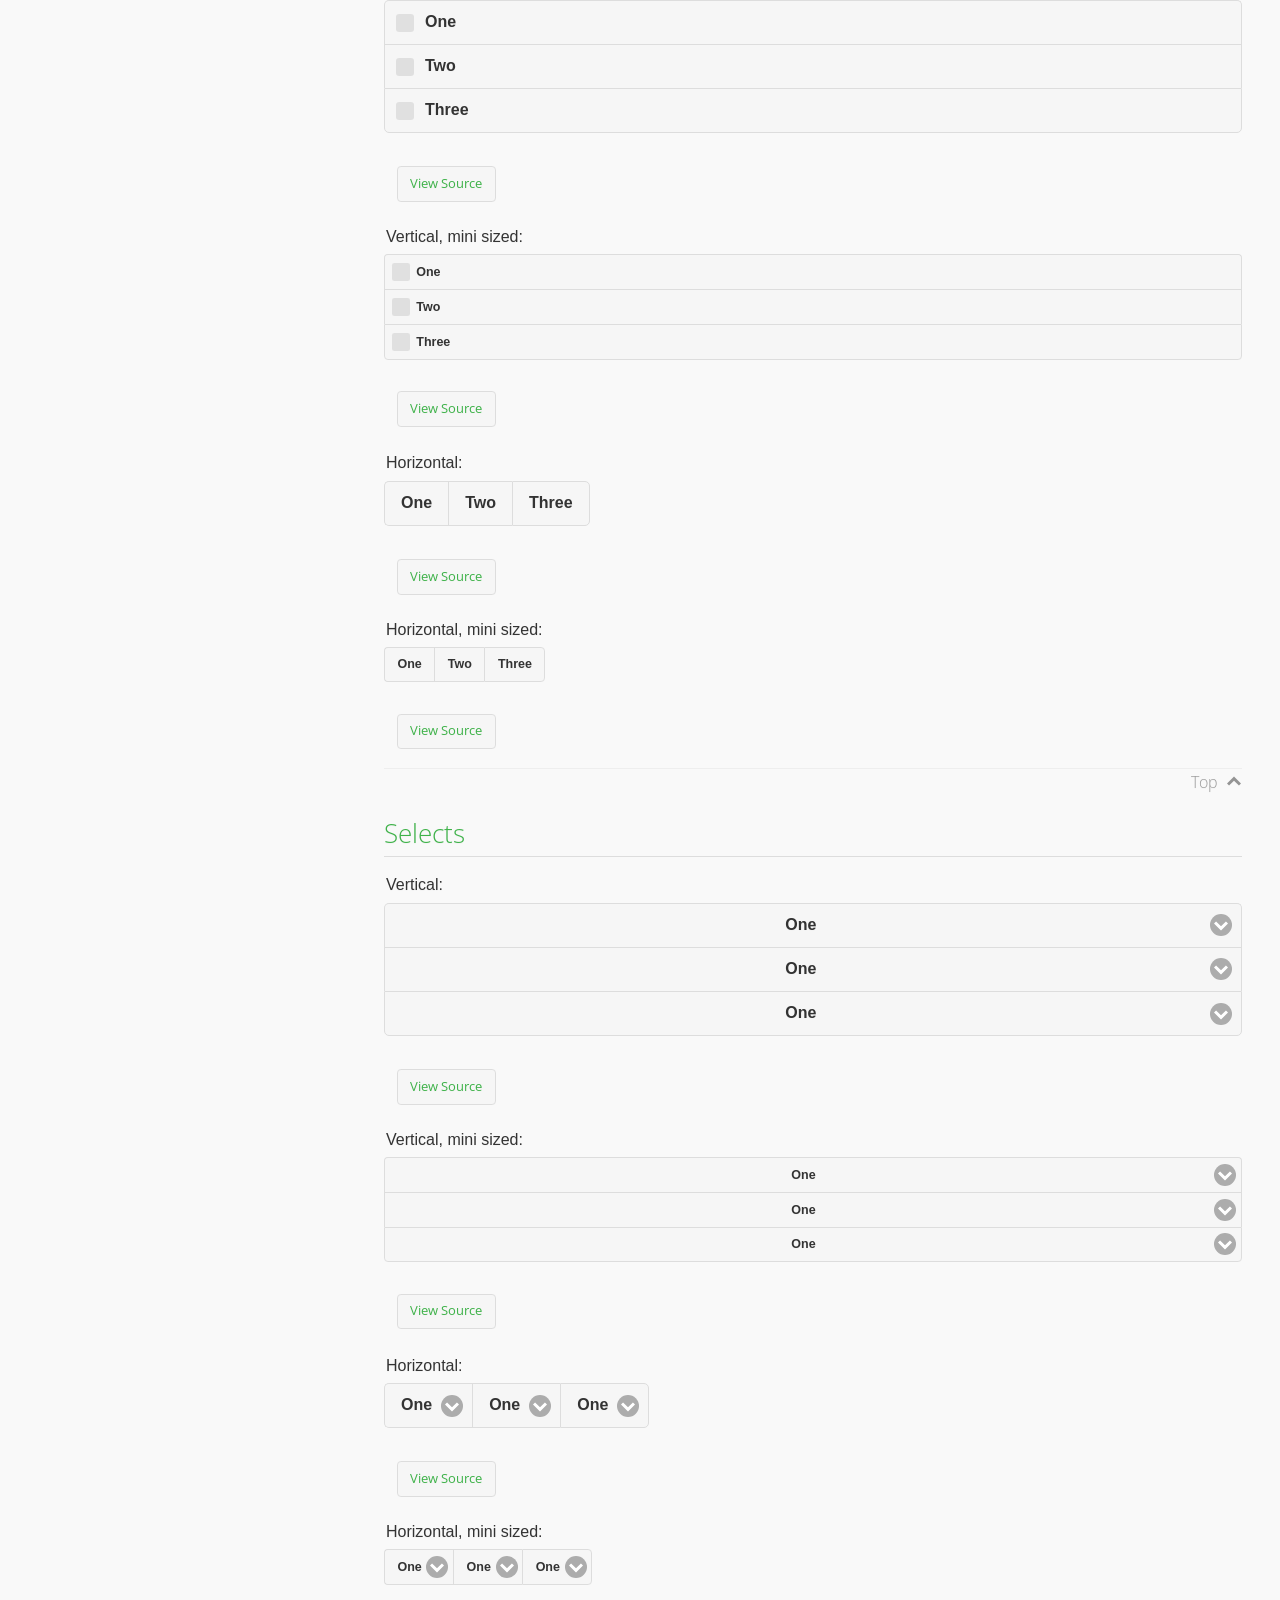
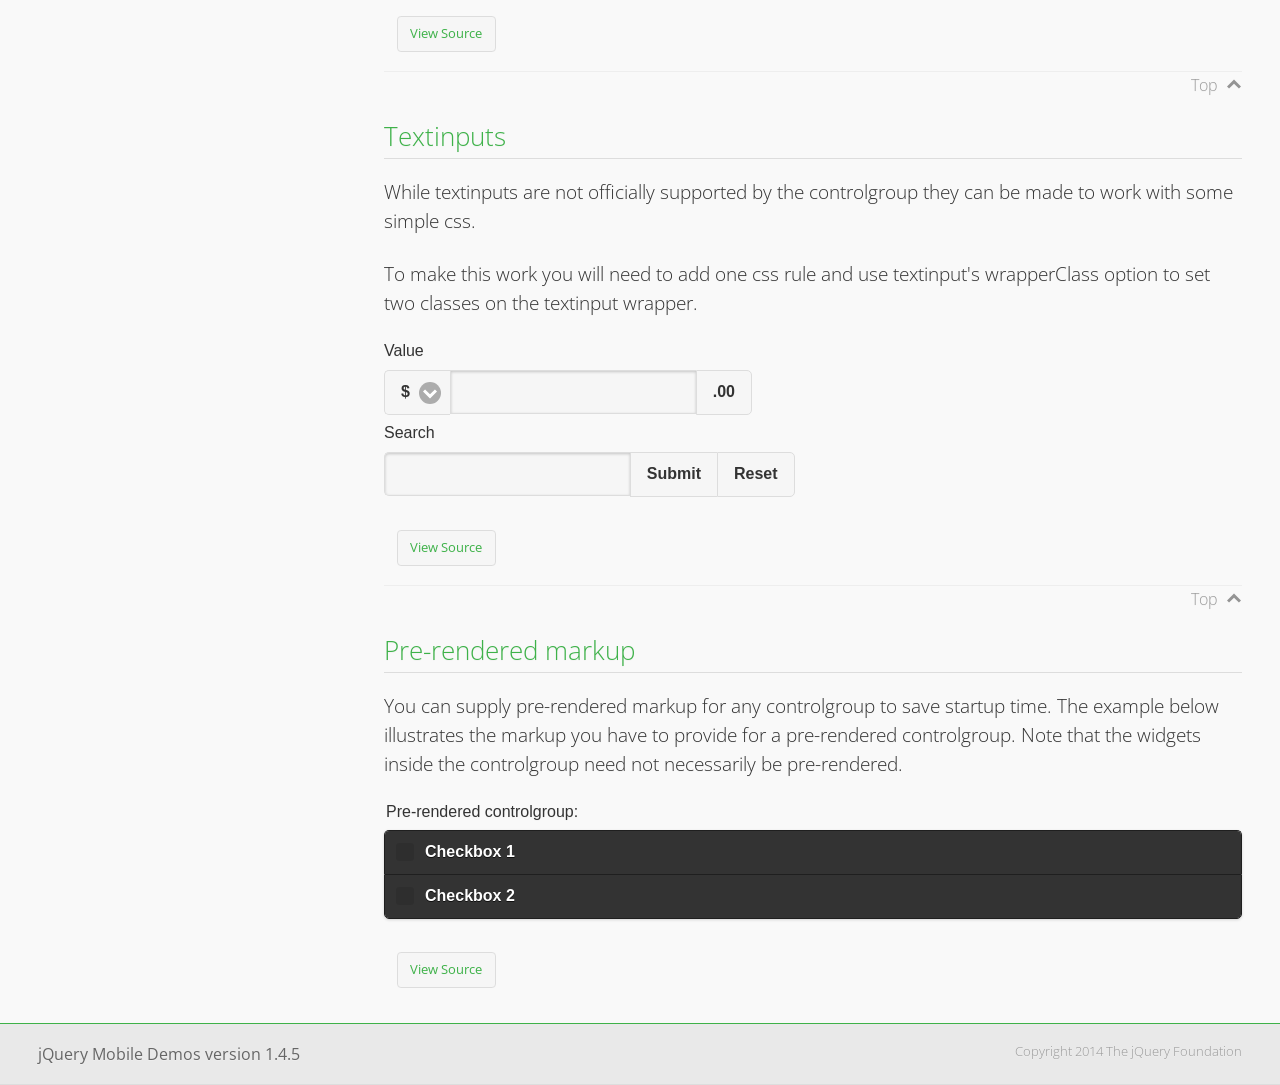
<file: jquery.mobile/demos/controlgroup/index.html>
<!DOCTYPE html>
<html>
<head>
	<meta charset="utf-8">
	<meta name="viewport" content="width=device-width, initial-scale=1">
	<title>Controlgroup - jQuery Mobile Demos</title>
	    <link rel="stylesheet" href="../css/themes/default/jquery.mobile-1.4.5.min.css">
	    <link rel="stylesheet" href="../_assets/css/jqm-demos.css">
	    <link rel="shortcut icon" href="../favicon.ico">
	    <link rel="stylesheet" href="http://fonts.googleapis.com/css?family=Open+Sans:300,400,700">
	    <script src="../js/jquery.js"></script>
	    <script src="../_assets/js/index.js"></script>
	    <script src="../js/jquery.mobile-1.4.5.min.js"></script>
	    <style>
	        #demo-borders .ui-collapsible .ui-collapsible-heading .ui-btn { border-top-width: 1px !important; }
	    </style>
	    <style id="textinput-controlgroup">
			.controlgroup-textinput{
				padding-top:.22em;
				padding-bottom:.22em;
			}
	    </style>
	</head>
	<body>
	<div data-role="page" class="jqm-demos" data-quicklinks="true">

	    <div data-role="header" class="jqm-header">
			<h2><a href="../" title="jQuery Mobile Demos home"><img src="../_assets/img/jquery-logo.png" alt="jQuery Mobile"></a></h2>
		<p><span class="jqm-version"></span> Demos</p>
	        <a href="#" class="jqm-navmenu-link ui-btn ui-btn-icon-notext ui-corner-all ui-icon-bars ui-nodisc-icon ui-alt-icon ui-btn-left">Menu</a>
	        <a href="#" class="jqm-search-link ui-btn ui-btn-icon-notext ui-corner-all ui-icon-search ui-nodisc-icon ui-alt-icon ui-btn-right">Search</a>
		    </div><!-- /header -->

	    <div role="main" class="ui-content jqm-content">

        <h1>Controlgroup</h1>

        <p>Controlgroups are used to visually group a set of buttons to form a single block that looks contained like a navigation component.
        </p>

		<h2>Controlgroup vertical</h2>

			<div data-demo-html="true">
				<div data-role="controlgroup">
					<a href="#" class="ui-btn ui-corner-all">No icon</a>
					<a href="#" class="ui-btn ui-corner-all ui-icon-delete ui-btn-icon-left">Left</a>
					<a href="#" class="ui-btn ui-corner-all ui-icon-delete ui-btn-icon-right">Right</a>
					<a href="#" class="ui-btn ui-corner-all ui-icon-delete ui-btn-icon-top">Top</a>
					<a href="#" class="ui-btn ui-corner-all ui-icon-delete ui-btn-icon-bottom">Bottom</a>
					<a href="#" class="ui-btn ui-corner-all ui-icon-delete ui-btn-icon-notext">Icon only</a>
				</div>
			</div><!--/demo-html -->

			<h3>Mini sized</h3>

			<div data-demo-html="true">
				<div data-role="controlgroup" data-mini="true">
					<a href="#" class="ui-btn ui-corner-all">No icon</a>
					<a href="#" class="ui-btn ui-corner-all ui-icon-delete ui-btn-icon-left">Left</a>
					<a href="#" class="ui-btn ui-corner-all ui-icon-delete ui-btn-icon-right">Right</a>
					<a href="#" class="ui-btn ui-corner-all ui-icon-delete ui-btn-icon-top">Top</a>
					<a href="#" class="ui-btn ui-corner-all ui-icon-delete ui-btn-icon-bottom">Bottom</a>
					<a href="#" class="ui-btn ui-corner-all ui-icon-delete ui-btn-icon-notext">Icon only</a>
				</div>
			</div><!--/demo-html -->

		<h2>Controlgroup horizontal</h2>

			<div data-demo-html="true">
				<div data-role="controlgroup" data-type="horizontal">
					<a href="#" class="ui-btn ui-corner-all">No icon</a>
					<a href="#" class="ui-btn ui-corner-all ui-icon-delete ui-btn-icon-left">Left</a>
					<a href="#" class="ui-btn ui-corner-all ui-icon-delete ui-btn-icon-right">Right</a>
				</div>
				<div data-role="controlgroup" data-type="horizontal">
					<a href="#" class="ui-btn ui-corner-all ui-icon-delete ui-btn-icon-top">Top</a>
					<a href="#" class="ui-btn ui-corner-all ui-icon-delete ui-btn-icon-top">Top</a>
				</div>
				<div data-role="controlgroup" data-type="horizontal">
					<a href="#" class="ui-btn ui-corner-all ui-icon-delete ui-btn-icon-bottom">Bottom</a>
					<a href="#" class="ui-btn ui-corner-all ui-icon-delete ui-btn-icon-bottom">Bottom</a>
				</div>
				<div data-role="controlgroup" data-type="horizontal">
					<a href="#" class="ui-btn ui-corner-all ui-icon-delete ui-btn-icon-notext">Icon only</a>
					<a href="#" class="ui-btn ui-corner-all ui-icon-delete ui-btn-icon-notext">Icon only</a>
				</div>
				<form>
					<fieldset data-role="controlgroup" data-type="horizontal">
						<button data-icon="home">Home</button>
						<button data-icon="search" data-iconpos="notext">Search</button>
						<label for="select-more-1a" class="ui-hidden-accessible">More</label>
						<select name="select-more-1a" id="select-more-1a">
							<option value="">Select&hellip;</option>
							<option value="#">One</option>
							<option value="#">Two</option>
							<option value="#">Three</option>
						</select>
					</fieldset>
				</form>
			</div><!--/demo-html -->

		<h2>Mini sized</h2>

			<div data-demo-html="true">
				<div data-role="controlgroup" data-type="horizontal" data-mini="true">
					<a href="#" class="ui-btn ui-corner-all">No icon</a>
					<a href="#" class="ui-btn ui-corner-all ui-icon-delete ui-btn-icon-left">Left</a>
					<a href="#" class="ui-btn ui-corner-all ui-icon-delete ui-btn-icon-right">Right</a>
				</div>
				<div data-role="controlgroup" data-type="horizontal" data-mini="true">
					<a href="#" class="ui-btn ui-corner-all ui-icon-delete ui-btn-icon-top">Top</a>
					<a href="#" class="ui-btn ui-corner-all ui-icon-delete ui-btn-icon-top">Top</a>
				</div>
				<div data-role="controlgroup" data-type="horizontal" data-mini="true">
					<a href="#" class="ui-btn ui-corner-all ui-icon-delete ui-btn-icon-bottom">Bottom</a>
					<a href="#" class="ui-btn ui-corner-all ui-icon-delete ui-btn-icon-bottom">Bottom</a>
				</div>
				<div data-role="controlgroup" data-type="horizontal" data-mini="true">
					<a href="#" class="ui-btn ui-corner-all ui-icon-delete ui-btn-icon-notext">Icon only</a>
					<a href="#" class="ui-btn ui-corner-all ui-icon-delete ui-btn-icon-notext">Icon only</a>
				</div>
				<form>
					<fieldset data-role="controlgroup" data-type="horizontal" data-mini="true">
						<button data-icon="home">Home</button>
						<button data-icon="search" data-iconpos="notext">Search</button>
						<label for="select-more-2a" class="ui-hidden-accessible">More</label>
						<select name="select-more-2a" id="select-more-2a">
							<option value="">Select&hellip;</option>
							<option value="#">One</option>
							<option value="#">Two</option>
							<option value="#">Three</option>
						</select>
					</fieldset>
				</form>
			</div><!--/demo-html -->

			<h2>Radio button</h2>

				<div data-demo-html="true">
					<form>
					<fieldset data-role="controlgroup">
						<legend>Vertical:</legend>
						<input type="radio" name="radio-choice-v-2" id="radio-choice-v-2a" value="on" checked="checked">
						<label for="radio-choice-v-2a">One</label>
						<input type="radio" name="radio-choice-v-2" id="radio-choice-v-2b" value="off">
						<label for="radio-choice-v-2b">Two</label>
						<input type="radio" name="radio-choice-v-2" id="radio-choice-v-2c" value="other">
						<label for="radio-choice-v-2c">Three</label>
					</fieldset>
					</form>
				</div><!--/demo-html -->

				<div data-demo-html="true">
					<form>
					<fieldset data-role="controlgroup" data-mini="true">
						<legend>Vertical, mini sized:</legend>
						<input type="radio" name="radio-choice-v-6" id="radio-choice-v-6a" value="on" checked="checked">
						<label for="radio-choice-v-6a">One</label>
						<input type="radio" name="radio-choice-v-6" id="radio-choice-v-6b" value="off">
						<label for="radio-choice-v-6b">Two</label>
						<input type="radio" name="radio-choice-v-6" id="radio-choice-v-6c" value="other">
						<label for="radio-choice-v-6c">Three</label>
					</fieldset>
					</form>
				</div><!--/demo-html -->

				<div data-demo-html="true">
					<form>
					<fieldset data-role="controlgroup" data-type="horizontal">
						<legend>Horizontal:</legend>
						<input type="radio" name="radio-choice-h-2" id="radio-choice-h-2a" value="on" checked="checked">
						<label for="radio-choice-h-2a">One</label>
						<input type="radio" name="radio-choice-h-2" id="radio-choice-h-2b" value="off">
						<label for="radio-choice-h-2b">Two</label>
						<input type="radio" name="radio-choice-h-2" id="radio-choice-h-2c" value="other">
						<label for="radio-choice-h-2c">Three</label>
					</fieldset>
					</form>
				</div><!--/demo-html -->

				<div data-demo-html="true">
					<form>
					<fieldset data-role="controlgroup" data-type="horizontal" data-mini="true">
						<legend>Horizontal, mini sized:</legend>
						<input type="radio" name="radio-choice-h-6" id="radio-choice-h-6a" value="on" checked="checked">
						<label for="radio-choice-h-6a">One</label>
						<input type="radio" name="radio-choice-h-6" id="radio-choice-h-6b" value="off">
						<label for="radio-choice-h-6b">Two</label>
						<input type="radio" name="radio-choice-h-6" id="radio-choice-h-6c" value="other">
						<label for="radio-choice-h-6c">Three</label>
					</fieldset>
					</form>
				</div><!--/demo-html -->

			<h2>Checkbox</h2>

				<div data-demo-html="true">
					<form>
					<fieldset data-role="controlgroup">
						<legend>Vertical:</legend>
						<input type="checkbox" name="checkbox-v-2a" id="checkbox-v-2a">
						<label for="checkbox-v-2a">One</label>
						<input type="checkbox" name="checkbox-v-2b" id="checkbox-v-2b">
						<label for="checkbox-v-2b">Two</label>
						<input type="checkbox" name="checkbox-v-2c" id="checkbox-v-2c">
						<label for="checkbox-v-2c">Three</label>
					</fieldset>
					</form>
				</div><!--/demo-html -->

				<div data-demo-html="true">
					<form>
					<fieldset data-role="controlgroup" data-mini="true">
						<legend>Vertical, mini sized:</legend>
						<input type="checkbox" name="checkbox-v-6a" id="checkbox-v-6a">
						<label for="checkbox-v-6a">One</label>
						<input type="checkbox" name="checkbox-v-6b" id="checkbox-v-6b">
						<label for="checkbox-v-6b">Two</label>
						<input type="checkbox" name="checkbox-v-6c" id="checkbox-v-6c">
						<label for="checkbox-v-6c">Three</label>
					</fieldset>
					</form>
				</div><!--/demo-html -->

				<div data-demo-html="true">
					<form>
					<fieldset data-role="controlgroup" data-type="horizontal">
						<legend>Horizontal:</legend>
						<input type="checkbox" name="checkbox-h-2a" id="checkbox-h-2a">
						<label for="checkbox-h-2a">One</label>
						<input type="checkbox" name="checkbox-h-2b" id="checkbox-h-2b">
						<label for="checkbox-h-2b">Two</label>
						<input type="checkbox" name="checkbox-h-2c" id="checkbox-h-2c">
						<label for="checkbox-h-2c">Three</label>
					</fieldset>
					</form>
				</div><!--/demo-html -->

				<div data-demo-html="true">
					<form>
					<fieldset data-role="controlgroup" data-type="horizontal" data-mini="true">
						<legend>Horizontal, mini sized:</legend>
						<input type="checkbox" name="checkbox-h-6a" id="checkbox-h-6a">
						<label for="checkbox-h-6a">One</label>
						<input type="checkbox" name="checkbox-h-6b" id="checkbox-h-6b">
						<label for="checkbox-h-6b">Two</label>
						<input type="checkbox" name="checkbox-h-6c" id="checkbox-h-6c">
						<label for="checkbox-h-6c">Three</label>
					</fieldset>
					</form>
				</div><!--/demo-html -->

			<h2>Selects</h2>

				<div data-demo-html="true">
					<form>
					<fieldset data-role="controlgroup">
						<legend>Vertical:</legend>
						<label for="select-v-2a">Select A</label>
						<select name="select-v-2a" id="select-v-2a">
							<option value="#">One</option>
							<option value="#">Two</option>
							<option value="#">Three</option>
						</select>
						<label for="select-v-2b">Select B</label>
						<select name="select-v-2b" id="select-v-2b">
							<option value="#">One</option>
							<option value="#">Two</option>
							<option value="#">Three</option>
						</select>
						<label for="select-v-2c">Select C</label>
						<select name="select-v-2c" id="select-v-2c">
							<option value="#">One</option>
							<option value="#">Two</option>
							<option value="#">Three</option>
						</select>
					</fieldset>
					</form>
				</div><!--/demo-html -->

				<div data-demo-html="true">
					<form>
					<fieldset data-role="controlgroup" data-mini="true">
						<legend>Vertical, mini sized:</legend>
						<label for="select-v-6a">Select A</label>
						<select name="select-v-6a" id="select-v-6a">
							<option value="#">One</option>
							<option value="#">Two</option>
							<option value="#">Three</option>
						</select>
						<label for="select-v-6b">Select B</label>
						<select name="select-v-6b" id="select-v-6b">
							<option value="#">One</option>
							<option value="#">Two</option>
							<option value="#">Three</option>
						</select>
						<label for="select-v-6c">Select C</label>
						<select name="select-v-6c" id="select-v-6c">
							<option value="#">One</option>
							<option value="#">Two</option>
							<option value="#">Three</option>
						</select>
					</fieldset>
					</form>
				</div><!--/demo-html -->

				<div data-demo-html="true">
					<form>
					<fieldset data-role="controlgroup" data-type="horizontal">
						<legend>Horizontal:</legend>
						<label for="select-h-2a">Select A</label>
						<select name="select-h-2a" id="select-h-2a">
							<option value="#">One</option>
							<option value="#">Two</option>
							<option value="#">Three</option>
						</select>
						<label for="select-h-2b">Select B</label>
						<select name="select-h-2b" id="select-h-2b">
							<option value="#">One</option>
							<option value="#">Two</option>
							<option value="#">Three</option>
						</select>
						<label for="select-h-2c">Select C</label>
						<select name="select-h-2c" id="select-h-2c">
							<option value="#">One</option>
							<option value="#">Two</option>
							<option value="#">Three</option>
						</select>
					</fieldset>
					</form>
				</div><!--/demo-html -->

				<div data-demo-html="true">
					<form>
					<fieldset data-role="controlgroup" data-type="horizontal" data-mini="true">
						<legend>Horizontal, mini sized:</legend>
						<label for="select-h-6a">Select A</label>
						<select name="select-h-6a" id="select-h-6a">
							<option value="#">One</option>
							<option value="#">Two</option>
							<option value="#">Three</option>
						</select>
						<label for="select-h-6b">Select B</label>
						<select name="select-h-6b" id="select-h-6b">
							<option value="#">One</option>
							<option value="#">Two</option>
							<option value="#">Three</option>
						</select>
						<label for="select-h-6c">Select C</label>
						<select name="select-h-6c" id="select-h-6c">
							<option value="#">One</option>
							<option value="#">Two</option>
							<option value="#">Three</option>
						</select>
					</fieldset>
					</form>
				</div><!--/demo-html -->

				<h2>Textinputs</h2>
				<p>While textinputs are not officially supported by the controlgroup they can be made to work with some simple css.</p>
				<p>To make this work you will need to add one css rule and use textinput's wrapperClass option to set two classes on the textinput wrapper.</p>
				<div data-demo-html="true" data-demo-css="#textinput-controlgroup">
					<label for="currency-controlgroup">Value</label>
					<div data-role="controlgroup" data-type="horizontal">
						<select>
							<option>$</option>
							<option>€</option>
							<option>£</option>
							<option>¥</option>
							<option>₩</option>
							<option>₹</option>
						</select>
						<input id="currency-controlgroup" type="text" data-wrapper-class="controlgroup-textinput ui-btn">
						<button>.00</button>
					</div>
					<label for="search-control-group">Search</label>
					<div data-role="controlgroup" data-type="horizontal">
						<input type="text" id="search-control-group" data-wrapper-class="controlgroup-textinput ui-btn">
						<button>Submit</button>
						<button>Reset</button>
					</div>
				</div>

		<h2>Pre-rendered markup</h2>
		<p>You can supply pre-rendered markup for any controlgroup to save startup time. The example below illustrates the markup you have to provide for a pre-rendered controlgroup. Note that the widgets inside the controlgroup need not necessarily be pre-rendered.</p>
		<div data-demo-html="true">
			<div data-role="controlgroup" data-enhanced="true" class="ui-controlgroup ui-controlgroup-vertical ui-group-theme-b ui-corner-all">
				<div role="heading" class="ui-controlgroup-label">
					<legend>Pre-rendered controlgroup:</legend>
				</div>
				<div class="ui-controlgroup-controls ui-shadow">
					<label for="pre-rendered-cb-1" class="ui-first-child">Checkbox 1</label>
					<input type="checkbox" id="pre-rendered-cb-1" name="pre-rendered-cb-1" value="1">
					<label for="pre-rendered-cb-2" class="ui-last-child">Checkbox 2</label>
					<input type="checkbox" id="pre-rendered-cb-2" name="pre-rendered-cb-2" value="2">
				</div>
			</div>
		</div>

	</div><!-- /content -->
	    <div data-role="panel" class="jqm-navmenu-panel" data-position="left" data-display="overlay" data-theme="a">
	    	<ul class="jqm-list ui-alt-icon ui-nodisc-icon">
<li data-filtertext="demos homepage" data-icon="home"><a href=".././">Home</a></li>
<li data-filtertext="introduction overview getting started"><a href="../intro/" data-ajax="false">Introduction</a></li>
<li data-filtertext="buttons button markup buttonmarkup method anchor link button element"><a href="../button-markup/" data-ajax="false">Buttons</a></li>
<li data-filtertext="form button widget input button submit reset"><a href="../button/" data-ajax="false">Button widget</a></li>
<li data-role="collapsible" data-enhanced="true" data-collapsed-icon="carat-d" data-expanded-icon="carat-u" data-iconpos="right" data-inset="false" class="ui-collapsible ui-collapsible-themed-content ui-collapsible-collapsed">
	<h3 class="ui-collapsible-heading ui-collapsible-heading-collapsed">
		<a href="#" class="ui-collapsible-heading-toggle ui-btn ui-btn-icon-right ui-btn-inherit ui-icon-carat-d">
		    Checkboxradio widget<span class="ui-collapsible-heading-status"> click to expand contents</span>
		</a>
	</h3>
	<div class="ui-collapsible-content ui-body-inherit ui-collapsible-content-collapsed" aria-hidden="true">
		<ul>
			<li data-filtertext="form checkboxradio widget checkbox input checkboxes controlgroups"><a href="../checkboxradio-checkbox/" data-ajax="false">Checkboxes</a></li>
			<li data-filtertext="form checkboxradio widget radio input radio buttons controlgroups"><a href="../checkboxradio-radio/" data-ajax="false">Radio buttons</a></li>
		</ul>
	</div>
</li>
<li data-role="collapsible" data-enhanced="true" data-collapsed-icon="carat-d" data-expanded-icon="carat-u" data-iconpos="right" data-inset="false" class="ui-collapsible ui-collapsible-themed-content ui-collapsible-collapsed">
	<h3 class="ui-collapsible-heading ui-collapsible-heading-collapsed">
		<a href="#" class="ui-collapsible-heading-toggle ui-btn ui-btn-icon-right ui-btn-inherit ui-icon-carat-d">
			Collapsible (set) widget<span class="ui-collapsible-heading-status"> click to expand contents</span>
		</a>
	</h3>
	<div class="ui-collapsible-content ui-body-inherit ui-collapsible-content-collapsed" aria-hidden="true">
		<ul>
			<li data-filtertext="collapsibles content formatting"><a href="../collapsible/" data-ajax="false">Collapsible</a></li>
			<li data-filtertext="dynamic collapsible set accordion append expand"><a href="../collapsible-dynamic/" data-ajax="false">Dynamic collapsibles</a></li>
			<li data-filtertext="accordions collapsible set widget content formatting grouped collapsibles"><a href="../collapsibleset/" data-ajax="false">Collapsible set</a></li>
		</ul>
	</div>
</li>
<li data-role="collapsible" data-enhanced="true" data-collapsed-icon="carat-d" data-expanded-icon="carat-u" data-iconpos="right" data-inset="false" class="ui-collapsible ui-collapsible-themed-content ui-collapsible-collapsed">
	<h3 class="ui-collapsible-heading ui-collapsible-heading-collapsed">
		<a href="#" class="ui-collapsible-heading-toggle ui-btn ui-btn-icon-right ui-btn-inherit ui-icon-carat-d">
			Controlgroup widget<span class="ui-collapsible-heading-status"> click to expand contents</span>
		</a>
	</h3>
	<div class="ui-collapsible-content ui-body-inherit ui-collapsible-content-collapsed" aria-hidden="true">
		<ul>
			<li data-filtertext="controlgroups selectmenu checkboxradio input grouped buttons horizontal vertical"><a href="../controlgroup/" data-ajax="false">Controlgroup</a></li>
			<li data-filtertext="dynamic controlgroup dynamically add buttons"><a href="../controlgroup-dynamic/" data-ajax="false">Dynamic controlgroups</a></li>
		</ul>
	</div>
</li>
<li data-filtertext="form datepicker widget date input"><a href="../datepicker/" data-ajax="false">Datepicker</a></li>
<li data-role="collapsible" data-enhanced="true" data-collapsed-icon="carat-d" data-expanded-icon="carat-u" data-iconpos="right" data-inset="false" class="ui-collapsible ui-collapsible-themed-content ui-collapsible-collapsed">
	<h3 class="ui-collapsible-heading ui-collapsible-heading-collapsed">
		<a href="#" class="ui-collapsible-heading-toggle ui-btn ui-btn-icon-right ui-btn-inherit ui-icon-carat-d">
			Events<span class="ui-collapsible-heading-status"> click to expand contents</span>
		</a>
	</h3>
	<div class="ui-collapsible-content ui-body-inherit ui-collapsible-content-collapsed" aria-hidden="true">
		<ul>
			<li data-filtertext="swipe to delete list items listviews swipe events"><a href="../swipe-list/" data-ajax="false">Swipe list items</a></li>
			<li data-filtertext="swipe to navigate swipe page navigation swipe events"><a href="../swipe-page/" data-ajax="false">Swipe page navigation</a></li>
		</ul>
	</div>
</li>
<li data-filtertext="filterable filter elements sorting searching listview table"><a href="../filterable/" data-ajax="false">Filterable widget</a></li>
<li data-filtertext="form flipswitch widget flip toggle switch binary select checkbox input"><a href="../flipswitch/" data-ajax="false">Flipswitch widget</a></li>
<li data-role="collapsible" data-enhanced="true" data-collapsed-icon="carat-d" data-expanded-icon="carat-u" data-iconpos="right" data-inset="false" class="ui-collapsible ui-collapsible-themed-content ui-collapsible-collapsed">
	<h3 class="ui-collapsible-heading ui-collapsible-heading-collapsed">
		<a href="#" class="ui-collapsible-heading-toggle ui-btn ui-btn-icon-right ui-btn-inherit ui-icon-carat-d">
			Forms<span class="ui-collapsible-heading-status"> click to expand contents</span>
		</a>
	</h3>
	<div class="ui-collapsible-content ui-body-inherit ui-collapsible-content-collapsed" aria-hidden="true">
		<ul>
			<li data-filtertext="forms text checkbox radio range button submit reset inputs selects textarea slider flipswitch label form elements"><a href="../forms/" data-ajax="false">Forms</a></li>
			<li data-filtertext="form hide labels hidden accessible ui-hidden-accessible forms"><a href="../forms-label-hidden-accessible/" data-ajax="false">Hide labels</a></li>
			<li data-filtertext="form field containers fieldcontain ui-field-contain forms"><a href="../forms-field-contain/" data-ajax="false">Field containers</a></li>
			<li data-filtertext="forms disabled form elements"><a href="../forms-disabled/" data-ajax="false">Forms disabled</a></li>
			<li data-filtertext="forms gallery examples overview forms text checkbox radio range button submit reset inputs selects textarea slider flipswitch label form elements"><a href="../forms-gallery/" data-ajax="false">Forms gallery</a></li>
		</ul>
	</div>
</li>
<li data-role="collapsible" data-enhanced="true" data-collapsed-icon="carat-d" data-expanded-icon="carat-u" data-iconpos="right" data-inset="false" class="ui-collapsible ui-collapsible-themed-content ui-collapsible-collapsed">
	<h3 class="ui-collapsible-heading ui-collapsible-heading-collapsed">
		<a href="#" class="ui-collapsible-heading-toggle ui-btn ui-btn-icon-right ui-btn-inherit ui-icon-carat-d">
			Grids<span class="ui-collapsible-heading-status"> click to expand contents</span>
		</a>
	</h3>
	<div class="ui-collapsible-content ui-body-inherit ui-collapsible-content-collapsed" aria-hidden="true">
		<ul>
			<li data-filtertext="grids columns blocks content formatting rwd responsive css framework"><a href="../grids/" data-ajax="false">Grids</a></li>
			<li data-filtertext="buttons in grids css framework"><a href="../grids-buttons/" data-ajax="false">Buttons in grids</a></li>
			<li data-filtertext="custom responsive grids rwd css framework"><a href="../grids-custom-responsive/" data-ajax="false">Custom responsive grids</a></li>
		</ul>
	</div>
</li>
<li data-filtertext="blocks content formatting sections heading"><a href="../body-bar-classes/" data-ajax="false">Grouping and dividing content</a></li>
<li data-role="collapsible" data-enhanced="true" data-collapsed-icon="carat-d" data-expanded-icon="carat-u" data-iconpos="right" data-inset="false" class="ui-collapsible ui-collapsible-themed-content ui-collapsible-collapsed">
	<h3 class="ui-collapsible-heading ui-collapsible-heading-collapsed">
		<a href="#" class="ui-collapsible-heading-toggle ui-btn ui-btn-icon-right ui-btn-inherit ui-icon-carat-d">
			Icons<span class="ui-collapsible-heading-status"> click to expand contents</span>
		</a>
	</h3>
	<div class="ui-collapsible-content ui-body-inherit ui-collapsible-content-collapsed" aria-hidden="true">
		<ul>
			<li data-filtertext="button icons svg disc alt custom icon position"><a href="../icons/" data-ajax="false">Icons</a></li>
			<li data-filtertext=""><a href="../icons-grunticon/" data-ajax="false">Grunticon loader</a></li>
		</ul>
	</div>
</li>
<li data-role="collapsible" data-enhanced="true" data-collapsed-icon="carat-d" data-expanded-icon="carat-u" data-iconpos="right" data-inset="false" class="ui-collapsible ui-collapsible-themed-content ui-collapsible-collapsed">
	<h3 class="ui-collapsible-heading ui-collapsible-heading-collapsed">
		<a href="#" class="ui-collapsible-heading-toggle ui-btn ui-btn-icon-right ui-btn-inherit ui-icon-carat-d">
			Listview widget<span class="ui-collapsible-heading-status"> click to expand contents</span>
		</a>
	</h3>
	<div class="ui-collapsible-content ui-body-inherit ui-collapsible-content-collapsed" aria-hidden="true">
		<ul>
			<li data-filtertext="listview widget thumbnails icons nested split button collapsible ul ol"><a href="../listview/" data-ajax="false">Listview</a></li>
			<li data-filtertext="autocomplete filterable reveal listview filtertextbeforefilter placeholder"><a href="../listview-autocomplete/" data-ajax="false">Listview autocomplete</a></li>
			<li data-filtertext="autocomplete filterable reveal listview remote data filtertextbeforefilter placeholder"><a href="../listview-autocomplete-remote/" data-ajax="false">Listview autocomplete remote data</a></li>
			<li data-filtertext="autodividers anchor jump scroll linkbars listview lists ul ol"><a href="../listview-autodividers-linkbar/" data-ajax="false">Listview autodividers linkbar</a></li>
			<li data-filtertext="listview autodividers selector autodividersselector lists ul ol"><a href="../listview-autodividers-selector/" data-ajax="false">Listview autodividers selector</a></li>
			<li data-filtertext="listview nested list items"><a href="../listview-nested-lists/" data-ajax="false">Nested Listviews</a></li>
			<li data-filtertext="listview collapsible list items flat"><a href="../listview-collapsible-item-flat/" data-ajax="false">Listview collapsible list items (flat)</a></li>
			<li data-filtertext="listview collapsible list indented"><a href="../listview-collapsible-item-indented/" data-ajax="false">Listview collapsible list items (indented)</a></li>
			<li data-filtertext="grid listview responsive grids responsive listviews lists ul"><a href="../listview-grid/" data-ajax="false">Listview responsive grid</a></li>
		</ul>
	</div>
</li>
<li data-filtertext="loader widget page loading navigation overlay spinner"><a href="../loader/" data-ajax="false">Loader widget</a></li>
<li data-filtertext="navbar widget navmenu toolbars header footer"><a href="../navbar/" data-ajax="false">Navbar widget</a></li>
<li data-role="collapsible" data-enhanced="true" data-collapsed-icon="carat-d" data-expanded-icon="carat-u" data-iconpos="right" data-inset="false" class="ui-collapsible ui-collapsible-themed-content ui-collapsible-collapsed">
	<h3 class="ui-collapsible-heading ui-collapsible-heading-collapsed">
		<a href="#" class="ui-collapsible-heading-toggle ui-btn ui-btn-icon-right ui-btn-inherit ui-icon-carat-d">
			Navigation<span class="ui-collapsible-heading-status"> click to expand contents</span>
		</a>
	</h3>
	<div class="ui-collapsible-content ui-body-inherit ui-collapsible-content-collapsed" aria-hidden="true">
		<ul>
			<li data-filtertext="ajax navigation navigate widget history event method"><a href="../navigation/" data-ajax="false">Navigation</a></li>
			<li data-filtertext="linking pages page links navigation ajax prefetch cache"><a href="../navigation-linking-pages/" data-ajax="false">Linking pages</a></li>
			<!-- <li data-filtertext="php redirect server redirection server-side navigation"><a href="../navigation-php-redirect/" data-ajax="false">PHP redirect demo</a></li>-->
			<li data-filtertext="navigation redirection hash query"><a href="../navigation-hash-processing/" data-ajax="false">Hash processing demo</a></li>
			<li data-filtertext="navigation redirection hash query"><a href="../page-events/" data-ajax="false">Page Navigation Events</a></li>
		</ul>
	</div>
</li>
<li data-role="collapsible" data-enhanced="true" data-collapsed-icon="carat-d" data-expanded-icon="carat-u" data-iconpos="right" data-inset="false" class="ui-collapsible ui-collapsible-themed-content ui-collapsible-collapsed">
	<h3 class="ui-collapsible-heading ui-collapsible-heading-collapsed">
		<a href="#" class="ui-collapsible-heading-toggle ui-btn ui-btn-icon-right ui-btn-inherit ui-icon-carat-d">
			Pages<span class="ui-collapsible-heading-status"> click to expand contents</span>
		</a>
	</h3>
	<div class="ui-collapsible-content ui-body-inherit ui-collapsible-content-collapsed" aria-hidden="true">
		<ul>
			<li data-filtertext="pages page widget ajax navigation"><a href="../pages/" data-ajax="false">Pages</a></li>
			<li data-filtertext="single page"><a href="../pages-single-page/" data-ajax="false">Single page</a></li>
			<li data-filtertext="multipage multi-page page"><a href="../pages-multi-page/" data-ajax="false">Multi-page template</a></li>
			<li data-filtertext="dialog page widget modal popup"><a href="../pages-dialog/" data-ajax="false">Dialog page</a></li>
		</ul>
	</div>
</li>
<li data-role="collapsible" data-enhanced="true" data-collapsed-icon="carat-d" data-expanded-icon="carat-u" data-iconpos="right" data-inset="false" class="ui-collapsible ui-collapsible-themed-content ui-collapsible-collapsed">
	<h3 class="ui-collapsible-heading ui-collapsible-heading-collapsed">
		<a href="#" class="ui-collapsible-heading-toggle ui-btn ui-btn-icon-right ui-btn-inherit ui-icon-carat-d">
			Panel widget<span class="ui-collapsible-heading-status"> click to expand contents</span>
		</a>
	</h3>
	<div class="ui-collapsible-content ui-body-inherit ui-collapsible-content-collapsed" aria-hidden="true">
		<ul>
			<li data-filtertext="panel widget sliding panels reveal push overlay responsive"><a href="../panel/" data-ajax="false">Panel</a></li>
			<li data-filtertext=""><a href="../panel-external/" data-ajax="false">External panels</a></li>
			<li data-filtertext="panel "><a href="../panel-fixed/" data-ajax="false">Fixed panels</a></li>
			<li data-filtertext="panel slide panels sliding panels shadow rwd responsive breakpoint"><a href="../panel-responsive/" data-ajax="false">Panels responsive</a></li>
			<li data-filtertext="panel custom style custom panel width reveal shadow listview panel styling page background wrapper"><a href="../panel-styling/" data-ajax="false">Custom panel style</a></li>
			<li data-filtertext="panel open on swipe"><a href="../panel-swipe-open/" data-ajax="false">Panel open on swipe</a></li>
			<li data-filtertext="panels outside page internal external toolbars"><a href="../panel-external-internal/" data-ajax="false">Panel external and internal</a></li>
		</ul>
	</div>
</li>
<li data-role="collapsible" data-enhanced="true" data-collapsed-icon="carat-d" data-expanded-icon="carat-u" data-iconpos="right" data-inset="false" class="ui-collapsible ui-collapsible-themed-content ui-collapsible-collapsed">
	<h3 class="ui-collapsible-heading ui-collapsible-heading-collapsed">
		<a href="#" class="ui-collapsible-heading-toggle ui-btn ui-btn-icon-right ui-btn-inherit ui-icon-carat-d">
			Popup widget<span class="ui-collapsible-heading-status"> click to expand contents</span>
		</a>
	</h3>
	<div class="ui-collapsible-content ui-body-inherit ui-collapsible-content-collapsed" aria-hidden="true">
		<ul>
			<li data-filtertext="popup widget popups dialog modal transition tooltip lightbox form overlay screen flip pop fade transition"><a href="../popup/" data-ajax="false">Popup</a></li>
			<li data-filtertext="popup alignment position"><a href="../popup-alignment/" data-ajax="false">Popup alignment</a></li>
			<li data-filtertext="popup arrow size popups popover"><a href="../popup-arrow-size/" data-ajax="false">Popup arrow size</a></li>
			<li data-filtertext="dynamic popups popup images lightbox"><a href="../popup-dynamic/" data-ajax="false">Dynamic popups</a></li>
			<li data-filtertext="popups with iframes scaling"><a href="../popup-iframe/" data-ajax="false">Popups with iframes</a></li>
			<li data-filtertext="popup image scaling"><a href="../popup-image-scaling/" data-ajax="false">Popup image scaling</a></li>
			<li data-filtertext="external popup outside multi-page"><a href="../popup-outside-multipage/" data-ajax="false">Popup outside multi-page</a></li>
		</ul>
	</div>
</li>
<li data-filtertext="form rangeslider widget dual sliders dual handle sliders range input"><a href="../rangeslider/" data-ajax="false">Rangeslider widget</a></li>
<li data-filtertext="responsive web design rwd adaptive progressive enhancement PE accessible mobile breakpoints media query media queries"><a href="../rwd/" data-ajax="false">Responsive Web Design</a></li>
<li data-role="collapsible" data-enhanced="true" data-collapsed-icon="carat-d" data-expanded-icon="carat-u" data-iconpos="right" data-inset="false" class="ui-collapsible ui-collapsible-themed-content ui-collapsible-collapsed">
	<h3 class="ui-collapsible-heading ui-collapsible-heading-collapsed">
		<a href="#" class="ui-collapsible-heading-toggle ui-btn ui-btn-icon-right ui-btn-inherit ui-icon-carat-d">
			Selectmenu widget<span class="ui-collapsible-heading-status"> click to expand contents</span>
		</a>
	</h3>
	<div class="ui-collapsible-content ui-body-inherit ui-collapsible-content-collapsed" aria-hidden="true">
		<ul>
			<li data-filtertext="form selectmenu widget select input custom select menu selects"><a href="../selectmenu/" data-ajax="false">Selectmenu</a></li>
			<li data-filtertext="form custom select menu selectmenu widget custom menu option optgroup multiple selects"><a href="../selectmenu-custom/" data-ajax="false">Custom select menu</a></li>
			<li data-filtertext="filterable select filter popup dialog"><a href="../selectmenu-custom-filter/" data-ajax="false">Custom select menu with filter</a></li>
		</ul>
	</div>
</li>
<li data-role="collapsible" data-enhanced="true" data-collapsed-icon="carat-d" data-expanded-icon="carat-u" data-iconpos="right" data-inset="false" class="ui-collapsible ui-collapsible-themed-content ui-collapsible-collapsed">
	<h3 class="ui-collapsible-heading ui-collapsible-heading-collapsed">
		<a href="#" class="ui-collapsible-heading-toggle ui-btn ui-btn-icon-right ui-btn-inherit ui-icon-carat-d">
			Slider widget<span class="ui-collapsible-heading-status"> click to expand contents</span>
		</a>
	</h3>
	<div class="ui-collapsible-content ui-body-inherit ui-collapsible-content-collapsed" aria-hidden="true">
		<ul>
			<li data-filtertext="form slider widget range input single sliders"><a href="../slider/" data-ajax="false">Slider</a></li>
			<li data-filtertext="form slider widget flipswitch slider binary select flip toggle switch"><a href="../slider-flipswitch/" data-ajax="false">Slider flip toggle switch</a></li>
			<li data-filtertext="form slider tooltip handle value input range sliders"><a href="../slider-tooltip/" data-ajax="false">Slider tooltip</a></li>
		</ul>
	</div>
</li>
<li data-role="collapsible" data-enhanced="true" data-collapsed-icon="carat-d" data-expanded-icon="carat-u" data-iconpos="right" data-inset="false" class="ui-collapsible ui-collapsible-themed-content ui-collapsible-collapsed">
	<h3 class="ui-collapsible-heading ui-collapsible-heading-collapsed">
		<a href="#" class="ui-collapsible-heading-toggle ui-btn ui-btn-icon-right ui-btn-inherit ui-icon-carat-d">
			Table widget<span class="ui-collapsible-heading-status"> click to expand contents</span>
		</a>
	</h3>
	<div class="ui-collapsible-content ui-body-inherit ui-collapsible-content-collapsed" aria-hidden="true">
		<ul>
			<li data-filtertext="table widget reflow column toggle th td responsive tables rwd hide show tabular"><a href="../table-column-toggle/" data-ajax="false">Table Column Toggle</a></li>
			<li data-filtertext="table column toggle phone comparison demo"><a href="../table-column-toggle-example/" data-ajax="false">Table Column Toggle demo</a></li>
			<li data-filtertext="responsive tables table column toggle heading groups rwd breakpoint"><a href="../table-column-toggle-heading-groups/" data-ajax="false">Table Column Toggle heading groups</a></li>
			<li data-filtertext="responsive tables table column toggle hide rwd breakpoint customization options"><a href="../table-column-toggle-options/" data-ajax="false">Table Column Toggle options</a></li>
			<li data-filtertext="table reflow th td responsive rwd columns tabular"><a href="../table-reflow/" data-ajax="false">Table Reflow</a></li>
			<li data-filtertext="responsive tables table reflow heading groups rwd breakpoint"><a href="../table-reflow-heading-groups/" data-ajax="false">Table Reflow heading groups</a></li>
			<li data-filtertext="responsive tables table reflow stripes strokes table style"><a href="../table-reflow-stripes-strokes/" data-ajax="false">Table Reflow stripes and strokes</a></li>
			<li data-filtertext="responsive tables table reflow stack custom styles"><a href="../table-reflow-styling/" data-ajax="false">Table Reflow custom styles</a></li>
		</ul>
	</div>
</li>
<li data-filtertext="ui tabs widget"><a href="../tabs/" data-ajax="false">Tabs widget</a></li>
<li data-filtertext="form textinput widget text input textarea number date time tel email file color password"><a href="../textinput/" data-ajax="false">Textinput widget</a></li>
<li data-role="collapsible" data-enhanced="true" data-collapsed-icon="carat-d" data-expanded-icon="carat-u" data-iconpos="right" data-inset="false" class="ui-collapsible ui-collapsible-themed-content ui-collapsible-collapsed">
	<h3 class="ui-collapsible-heading ui-collapsible-heading-collapsed">
		<a href="#" class="ui-collapsible-heading-toggle ui-btn ui-btn-icon-right ui-btn-inherit ui-icon-carat-d">
			Theming<span class="ui-collapsible-heading-status"> click to expand contents</span>
		</a>
	</h3>
	<div class="ui-collapsible-content ui-body-inherit ui-collapsible-content-collapsed" aria-hidden="true">
		<ul>
			<li data-filtertext="default theme swatches theming style css"><a href="../theme-default/" data-ajax="false">Default theme</a></li>
			<li data-filtertext="classic theme old theme swatches theming style css"><a href="../theme-classic/" data-ajax="false">Classic theme</a></li>
		</ul>
	</div>
</li>
<li data-role="collapsible" data-enhanced="true" data-collapsed-icon="carat-d" data-expanded-icon="carat-u" data-iconpos="right" data-inset="false" class="ui-collapsible ui-collapsible-themed-content ui-collapsible-collapsed">
	<h3 class="ui-collapsible-heading ui-collapsible-heading-collapsed">
		<a href="#" class="ui-collapsible-heading-toggle ui-btn ui-btn-icon-right ui-btn-inherit ui-icon-carat-d">
			Toolbar widget<span class="ui-collapsible-heading-status"> click to expand contents</span>
		</a>
	</h3>
	<div class="ui-collapsible-content ui-body-inherit ui-collapsible-content-collapsed" aria-hidden="true">
		<ul>
			<li data-filtertext="toolbar widget header footer toolbars fixed fullscreen external sections"><a href="../toolbar/" data-ajax="false">Toolbar</a></li>
			<li data-filtertext="dynamic toolbars dynamically add toolbar header footer"><a href="../toolbar-dynamic/" data-ajax="false">Dynamic toolbars</a></li>
			<li data-filtertext="external toolbars header footer"><a href="../toolbar-external/" data-ajax="false">External toolbars</a></li>
			<li data-filtertext="fixed toolbars header footer"><a href="../toolbar-fixed/" data-ajax="false">Fixed toolbars</a></li>
			<li data-filtertext="fixed fullscreen toolbars header footer"><a href="../toolbar-fixed-fullscreen/" data-ajax="false">Fullscreen toolbars</a></li>
			<li data-filtertext="external fixed toolbars header footer"><a href="../toolbar-fixed-external/" data-ajax="false">Fixed external toolbars</a></li>
			<li data-filtertext="external persistent toolbars header footer navbar navmenu"><a href="../toolbar-fixed-persistent/" data-ajax="false">Persistent toolbars</a></li>
			<li data-filtertext="external ajax optimized toolbars persistent toolbars header footer navbar"><a href="../toolbar-fixed-persistent-optimized/" data-ajax="false">Ajax optimized toolbars</a></li>
			<li data-filtertext="form in toolbars header footer"><a href="../toolbar-fixed-forms/" data-ajax="false">Form in toolbar</a></li>
		</ul>
	</div>
</li>
<li data-filtertext="page transitions animated pages popup navigation flip slide fade pop"><a href="../transitions/" data-ajax="false">Transitions</a></li>
<li data-role="collapsible" data-enhanced="true" data-collapsed-icon="carat-d" data-expanded-icon="carat-u" data-iconpos="right" data-inset="false" class="ui-collapsible ui-collapsible-themed-content ui-collapsible-collapsed">
	<h3 class="ui-collapsible-heading ui-collapsible-heading-collapsed">
		<a href="#" class="ui-collapsible-heading-toggle ui-btn ui-btn-icon-right ui-btn-inherit ui-icon-carat-d">
			3rd party API demos<span class="ui-collapsible-heading-status"> click to expand contents</span>
		</a>
	</h3>
	<div class="ui-collapsible-content ui-body-inherit ui-collapsible-content-collapsed" aria-hidden="true">
		<ul>
			<li data-filtertext="backbone requirejs navigation router"><a href="../backbone-requirejs/" data-ajax="false">Backbone RequireJS</a></li>
			<li data-filtertext="google maps geolocation demo"><a href="../map-geolocation/" data-ajax="false">Google Maps geolocation</a></li>
			<li data-filtertext="google maps hybrid"><a href="../map-list-toggle/" data-ajax="false">Google Maps list toggle</a></li>
		</ul>
	</div>
</li>



		     </ul>
		</div><!-- /panel -->


	<div data-role="footer" data-position="fixed" data-tap-toggle="false" class="jqm-footer">
		<p>jQuery Mobile Demos version <span class="jqm-version"></span></p>
		<p>Copyright 2014 The jQuery Foundation</p>
	</div><!-- /footer -->
	<!-- TODO: This should become an external panel so we can add input to markup (unique ID) -->
    <div data-role="panel" class="jqm-search-panel" data-position="right" data-display="overlay" data-theme="a">
		<div class="jqm-search">
			<ul class="jqm-list" data-filter-placeholder="Search demos..." data-filter-reveal="true">
<li data-filtertext="demos homepage" data-icon="home"><a href=".././">Home</a></li>
<li data-filtertext="introduction overview getting started"><a href="../intro/" data-ajax="false">Introduction</a></li>
<li data-filtertext="buttons button markup buttonmarkup method anchor link button element"><a href="../button-markup/" data-ajax="false">Buttons</a></li>
<li data-filtertext="form button widget input button submit reset"><a href="../button/" data-ajax="false">Button widget</a></li>
<li data-role="collapsible" data-enhanced="true" data-collapsed-icon="carat-d" data-expanded-icon="carat-u" data-iconpos="right" data-inset="false" class="ui-collapsible ui-collapsible-themed-content ui-collapsible-collapsed">
	<h3 class="ui-collapsible-heading ui-collapsible-heading-collapsed">
		<a href="#" class="ui-collapsible-heading-toggle ui-btn ui-btn-icon-right ui-btn-inherit ui-icon-carat-d">
		    Checkboxradio widget<span class="ui-collapsible-heading-status"> click to expand contents</span>
		</a>
	</h3>
	<div class="ui-collapsible-content ui-body-inherit ui-collapsible-content-collapsed" aria-hidden="true">
		<ul>
			<li data-filtertext="form checkboxradio widget checkbox input checkboxes controlgroups"><a href="../checkboxradio-checkbox/" data-ajax="false">Checkboxes</a></li>
			<li data-filtertext="form checkboxradio widget radio input radio buttons controlgroups"><a href="../checkboxradio-radio/" data-ajax="false">Radio buttons</a></li>
		</ul>
	</div>
</li>
<li data-role="collapsible" data-enhanced="true" data-collapsed-icon="carat-d" data-expanded-icon="carat-u" data-iconpos="right" data-inset="false" class="ui-collapsible ui-collapsible-themed-content ui-collapsible-collapsed">
	<h3 class="ui-collapsible-heading ui-collapsible-heading-collapsed">
		<a href="#" class="ui-collapsible-heading-toggle ui-btn ui-btn-icon-right ui-btn-inherit ui-icon-carat-d">
			Collapsible (set) widget<span class="ui-collapsible-heading-status"> click to expand contents</span>
		</a>
	</h3>
	<div class="ui-collapsible-content ui-body-inherit ui-collapsible-content-collapsed" aria-hidden="true">
		<ul>
			<li data-filtertext="collapsibles content formatting"><a href="../collapsible/" data-ajax="false">Collapsible</a></li>
			<li data-filtertext="dynamic collapsible set accordion append expand"><a href="../collapsible-dynamic/" data-ajax="false">Dynamic collapsibles</a></li>
			<li data-filtertext="accordions collapsible set widget content formatting grouped collapsibles"><a href="../collapsibleset/" data-ajax="false">Collapsible set</a></li>
		</ul>
	</div>
</li>
<li data-role="collapsible" data-enhanced="true" data-collapsed-icon="carat-d" data-expanded-icon="carat-u" data-iconpos="right" data-inset="false" class="ui-collapsible ui-collapsible-themed-content ui-collapsible-collapsed">
	<h3 class="ui-collapsible-heading ui-collapsible-heading-collapsed">
		<a href="#" class="ui-collapsible-heading-toggle ui-btn ui-btn-icon-right ui-btn-inherit ui-icon-carat-d">
			Controlgroup widget<span class="ui-collapsible-heading-status"> click to expand contents</span>
		</a>
	</h3>
	<div class="ui-collapsible-content ui-body-inherit ui-collapsible-content-collapsed" aria-hidden="true">
		<ul>
			<li data-filtertext="controlgroups selectmenu checkboxradio input grouped buttons horizontal vertical"><a href="../controlgroup/" data-ajax="false">Controlgroup</a></li>
			<li data-filtertext="dynamic controlgroup dynamically add buttons"><a href="../controlgroup-dynamic/" data-ajax="false">Dynamic controlgroups</a></li>
		</ul>
	</div>
</li>
<li data-filtertext="form datepicker widget date input"><a href="../datepicker/" data-ajax="false">Datepicker</a></li>
<li data-role="collapsible" data-enhanced="true" data-collapsed-icon="carat-d" data-expanded-icon="carat-u" data-iconpos="right" data-inset="false" class="ui-collapsible ui-collapsible-themed-content ui-collapsible-collapsed">
	<h3 class="ui-collapsible-heading ui-collapsible-heading-collapsed">
		<a href="#" class="ui-collapsible-heading-toggle ui-btn ui-btn-icon-right ui-btn-inherit ui-icon-carat-d">
			Events<span class="ui-collapsible-heading-status"> click to expand contents</span>
		</a>
	</h3>
	<div class="ui-collapsible-content ui-body-inherit ui-collapsible-content-collapsed" aria-hidden="true">
		<ul>
			<li data-filtertext="swipe to delete list items listviews swipe events"><a href="../swipe-list/" data-ajax="false">Swipe list items</a></li>
			<li data-filtertext="swipe to navigate swipe page navigation swipe events"><a href="../swipe-page/" data-ajax="false">Swipe page navigation</a></li>
		</ul>
	</div>
</li>
<li data-filtertext="filterable filter elements sorting searching listview table"><a href="../filterable/" data-ajax="false">Filterable widget</a></li>
<li data-filtertext="form flipswitch widget flip toggle switch binary select checkbox input"><a href="../flipswitch/" data-ajax="false">Flipswitch widget</a></li>
<li data-role="collapsible" data-enhanced="true" data-collapsed-icon="carat-d" data-expanded-icon="carat-u" data-iconpos="right" data-inset="false" class="ui-collapsible ui-collapsible-themed-content ui-collapsible-collapsed">
	<h3 class="ui-collapsible-heading ui-collapsible-heading-collapsed">
		<a href="#" class="ui-collapsible-heading-toggle ui-btn ui-btn-icon-right ui-btn-inherit ui-icon-carat-d">
			Forms<span class="ui-collapsible-heading-status"> click to expand contents</span>
		</a>
	</h3>
	<div class="ui-collapsible-content ui-body-inherit ui-collapsible-content-collapsed" aria-hidden="true">
		<ul>
			<li data-filtertext="forms text checkbox radio range button submit reset inputs selects textarea slider flipswitch label form elements"><a href="../forms/" data-ajax="false">Forms</a></li>
			<li data-filtertext="form hide labels hidden accessible ui-hidden-accessible forms"><a href="../forms-label-hidden-accessible/" data-ajax="false">Hide labels</a></li>
			<li data-filtertext="form field containers fieldcontain ui-field-contain forms"><a href="../forms-field-contain/" data-ajax="false">Field containers</a></li>
			<li data-filtertext="forms disabled form elements"><a href="../forms-disabled/" data-ajax="false">Forms disabled</a></li>
			<li data-filtertext="forms gallery examples overview forms text checkbox radio range button submit reset inputs selects textarea slider flipswitch label form elements"><a href="../forms-gallery/" data-ajax="false">Forms gallery</a></li>
		</ul>
	</div>
</li>
<li data-role="collapsible" data-enhanced="true" data-collapsed-icon="carat-d" data-expanded-icon="carat-u" data-iconpos="right" data-inset="false" class="ui-collapsible ui-collapsible-themed-content ui-collapsible-collapsed">
	<h3 class="ui-collapsible-heading ui-collapsible-heading-collapsed">
		<a href="#" class="ui-collapsible-heading-toggle ui-btn ui-btn-icon-right ui-btn-inherit ui-icon-carat-d">
			Grids<span class="ui-collapsible-heading-status"> click to expand contents</span>
		</a>
	</h3>
	<div class="ui-collapsible-content ui-body-inherit ui-collapsible-content-collapsed" aria-hidden="true">
		<ul>
			<li data-filtertext="grids columns blocks content formatting rwd responsive css framework"><a href="../grids/" data-ajax="false">Grids</a></li>
			<li data-filtertext="buttons in grids css framework"><a href="../grids-buttons/" data-ajax="false">Buttons in grids</a></li>
			<li data-filtertext="custom responsive grids rwd css framework"><a href="../grids-custom-responsive/" data-ajax="false">Custom responsive grids</a></li>
		</ul>
	</div>
</li>
<li data-filtertext="blocks content formatting sections heading"><a href="../body-bar-classes/" data-ajax="false">Grouping and dividing content</a></li>
<li data-role="collapsible" data-enhanced="true" data-collapsed-icon="carat-d" data-expanded-icon="carat-u" data-iconpos="right" data-inset="false" class="ui-collapsible ui-collapsible-themed-content ui-collapsible-collapsed">
	<h3 class="ui-collapsible-heading ui-collapsible-heading-collapsed">
		<a href="#" class="ui-collapsible-heading-toggle ui-btn ui-btn-icon-right ui-btn-inherit ui-icon-carat-d">
			Icons<span class="ui-collapsible-heading-status"> click to expand contents</span>
		</a>
	</h3>
	<div class="ui-collapsible-content ui-body-inherit ui-collapsible-content-collapsed" aria-hidden="true">
		<ul>
			<li data-filtertext="button icons svg disc alt custom icon position"><a href="../icons/" data-ajax="false">Icons</a></li>
			<li data-filtertext=""><a href="../icons-grunticon/" data-ajax="false">Grunticon loader</a></li>
		</ul>
	</div>
</li>
<li data-role="collapsible" data-enhanced="true" data-collapsed-icon="carat-d" data-expanded-icon="carat-u" data-iconpos="right" data-inset="false" class="ui-collapsible ui-collapsible-themed-content ui-collapsible-collapsed">
	<h3 class="ui-collapsible-heading ui-collapsible-heading-collapsed">
		<a href="#" class="ui-collapsible-heading-toggle ui-btn ui-btn-icon-right ui-btn-inherit ui-icon-carat-d">
			Listview widget<span class="ui-collapsible-heading-status"> click to expand contents</span>
		</a>
	</h3>
	<div class="ui-collapsible-content ui-body-inherit ui-collapsible-content-collapsed" aria-hidden="true">
		<ul>
			<li data-filtertext="listview widget thumbnails icons nested split button collapsible ul ol"><a href="../listview/" data-ajax="false">Listview</a></li>
			<li data-filtertext="autocomplete filterable reveal listview filtertextbeforefilter placeholder"><a href="../listview-autocomplete/" data-ajax="false">Listview autocomplete</a></li>
			<li data-filtertext="autocomplete filterable reveal listview remote data filtertextbeforefilter placeholder"><a href="../listview-autocomplete-remote/" data-ajax="false">Listview autocomplete remote data</a></li>
			<li data-filtertext="autodividers anchor jump scroll linkbars listview lists ul ol"><a href="../listview-autodividers-linkbar/" data-ajax="false">Listview autodividers linkbar</a></li>
			<li data-filtertext="listview autodividers selector autodividersselector lists ul ol"><a href="../listview-autodividers-selector/" data-ajax="false">Listview autodividers selector</a></li>
			<li data-filtertext="listview nested list items"><a href="../listview-nested-lists/" data-ajax="false">Nested Listviews</a></li>
			<li data-filtertext="listview collapsible list items flat"><a href="../listview-collapsible-item-flat/" data-ajax="false">Listview collapsible list items (flat)</a></li>
			<li data-filtertext="listview collapsible list indented"><a href="../listview-collapsible-item-indented/" data-ajax="false">Listview collapsible list items (indented)</a></li>
			<li data-filtertext="grid listview responsive grids responsive listviews lists ul"><a href="../listview-grid/" data-ajax="false">Listview responsive grid</a></li>
		</ul>
	</div>
</li>
<li data-filtertext="loader widget page loading navigation overlay spinner"><a href="../loader/" data-ajax="false">Loader widget</a></li>
<li data-filtertext="navbar widget navmenu toolbars header footer"><a href="../navbar/" data-ajax="false">Navbar widget</a></li>
<li data-role="collapsible" data-enhanced="true" data-collapsed-icon="carat-d" data-expanded-icon="carat-u" data-iconpos="right" data-inset="false" class="ui-collapsible ui-collapsible-themed-content ui-collapsible-collapsed">
	<h3 class="ui-collapsible-heading ui-collapsible-heading-collapsed">
		<a href="#" class="ui-collapsible-heading-toggle ui-btn ui-btn-icon-right ui-btn-inherit ui-icon-carat-d">
			Navigation<span class="ui-collapsible-heading-status"> click to expand contents</span>
		</a>
	</h3>
	<div class="ui-collapsible-content ui-body-inherit ui-collapsible-content-collapsed" aria-hidden="true">
		<ul>
			<li data-filtertext="ajax navigation navigate widget history event method"><a href="../navigation/" data-ajax="false">Navigation</a></li>
			<li data-filtertext="linking pages page links navigation ajax prefetch cache"><a href="../navigation-linking-pages/" data-ajax="false">Linking pages</a></li>
			<!-- <li data-filtertext="php redirect server redirection server-side navigation"><a href="../navigation-php-redirect/" data-ajax="false">PHP redirect demo</a></li>-->
			<li data-filtertext="navigation redirection hash query"><a href="../navigation-hash-processing/" data-ajax="false">Hash processing demo</a></li>
			<li data-filtertext="navigation redirection hash query"><a href="../page-events/" data-ajax="false">Page Navigation Events</a></li>
		</ul>
	</div>
</li>
<li data-role="collapsible" data-enhanced="true" data-collapsed-icon="carat-d" data-expanded-icon="carat-u" data-iconpos="right" data-inset="false" class="ui-collapsible ui-collapsible-themed-content ui-collapsible-collapsed">
	<h3 class="ui-collapsible-heading ui-collapsible-heading-collapsed">
		<a href="#" class="ui-collapsible-heading-toggle ui-btn ui-btn-icon-right ui-btn-inherit ui-icon-carat-d">
			Pages<span class="ui-collapsible-heading-status"> click to expand contents</span>
		</a>
	</h3>
	<div class="ui-collapsible-content ui-body-inherit ui-collapsible-content-collapsed" aria-hidden="true">
		<ul>
			<li data-filtertext="pages page widget ajax navigation"><a href="../pages/" data-ajax="false">Pages</a></li>
			<li data-filtertext="single page"><a href="../pages-single-page/" data-ajax="false">Single page</a></li>
			<li data-filtertext="multipage multi-page page"><a href="../pages-multi-page/" data-ajax="false">Multi-page template</a></li>
			<li data-filtertext="dialog page widget modal popup"><a href="../pages-dialog/" data-ajax="false">Dialog page</a></li>
		</ul>
	</div>
</li>
<li data-role="collapsible" data-enhanced="true" data-collapsed-icon="carat-d" data-expanded-icon="carat-u" data-iconpos="right" data-inset="false" class="ui-collapsible ui-collapsible-themed-content ui-collapsible-collapsed">
	<h3 class="ui-collapsible-heading ui-collapsible-heading-collapsed">
		<a href="#" class="ui-collapsible-heading-toggle ui-btn ui-btn-icon-right ui-btn-inherit ui-icon-carat-d">
			Panel widget<span class="ui-collapsible-heading-status"> click to expand contents</span>
		</a>
	</h3>
	<div class="ui-collapsible-content ui-body-inherit ui-collapsible-content-collapsed" aria-hidden="true">
		<ul>
			<li data-filtertext="panel widget sliding panels reveal push overlay responsive"><a href="../panel/" data-ajax="false">Panel</a></li>
			<li data-filtertext=""><a href="../panel-external/" data-ajax="false">External panels</a></li>
			<li data-filtertext="panel "><a href="../panel-fixed/" data-ajax="false">Fixed panels</a></li>
			<li data-filtertext="panel slide panels sliding panels shadow rwd responsive breakpoint"><a href="../panel-responsive/" data-ajax="false">Panels responsive</a></li>
			<li data-filtertext="panel custom style custom panel width reveal shadow listview panel styling page background wrapper"><a href="../panel-styling/" data-ajax="false">Custom panel style</a></li>
			<li data-filtertext="panel open on swipe"><a href="../panel-swipe-open/" data-ajax="false">Panel open on swipe</a></li>
			<li data-filtertext="panels outside page internal external toolbars"><a href="../panel-external-internal/" data-ajax="false">Panel external and internal</a></li>
		</ul>
	</div>
</li>
<li data-role="collapsible" data-enhanced="true" data-collapsed-icon="carat-d" data-expanded-icon="carat-u" data-iconpos="right" data-inset="false" class="ui-collapsible ui-collapsible-themed-content ui-collapsible-collapsed">
	<h3 class="ui-collapsible-heading ui-collapsible-heading-collapsed">
		<a href="#" class="ui-collapsible-heading-toggle ui-btn ui-btn-icon-right ui-btn-inherit ui-icon-carat-d">
			Popup widget<span class="ui-collapsible-heading-status"> click to expand contents</span>
		</a>
	</h3>
	<div class="ui-collapsible-content ui-body-inherit ui-collapsible-content-collapsed" aria-hidden="true">
		<ul>
			<li data-filtertext="popup widget popups dialog modal transition tooltip lightbox form overlay screen flip pop fade transition"><a href="../popup/" data-ajax="false">Popup</a></li>
			<li data-filtertext="popup alignment position"><a href="../popup-alignment/" data-ajax="false">Popup alignment</a></li>
			<li data-filtertext="popup arrow size popups popover"><a href="../popup-arrow-size/" data-ajax="false">Popup arrow size</a></li>
			<li data-filtertext="dynamic popups popup images lightbox"><a href="../popup-dynamic/" data-ajax="false">Dynamic popups</a></li>
			<li data-filtertext="popups with iframes scaling"><a href="../popup-iframe/" data-ajax="false">Popups with iframes</a></li>
			<li data-filtertext="popup image scaling"><a href="../popup-image-scaling/" data-ajax="false">Popup image scaling</a></li>
			<li data-filtertext="external popup outside multi-page"><a href="../popup-outside-multipage/" data-ajax="false">Popup outside multi-page</a></li>
		</ul>
	</div>
</li>
<li data-filtertext="form rangeslider widget dual sliders dual handle sliders range input"><a href="../rangeslider/" data-ajax="false">Rangeslider widget</a></li>
<li data-filtertext="responsive web design rwd adaptive progressive enhancement PE accessible mobile breakpoints media query media queries"><a href="../rwd/" data-ajax="false">Responsive Web Design</a></li>
<li data-role="collapsible" data-enhanced="true" data-collapsed-icon="carat-d" data-expanded-icon="carat-u" data-iconpos="right" data-inset="false" class="ui-collapsible ui-collapsible-themed-content ui-collapsible-collapsed">
	<h3 class="ui-collapsible-heading ui-collapsible-heading-collapsed">
		<a href="#" class="ui-collapsible-heading-toggle ui-btn ui-btn-icon-right ui-btn-inherit ui-icon-carat-d">
			Selectmenu widget<span class="ui-collapsible-heading-status"> click to expand contents</span>
		</a>
	</h3>
	<div class="ui-collapsible-content ui-body-inherit ui-collapsible-content-collapsed" aria-hidden="true">
		<ul>
			<li data-filtertext="form selectmenu widget select input custom select menu selects"><a href="../selectmenu/" data-ajax="false">Selectmenu</a></li>
			<li data-filtertext="form custom select menu selectmenu widget custom menu option optgroup multiple selects"><a href="../selectmenu-custom/" data-ajax="false">Custom select menu</a></li>
			<li data-filtertext="filterable select filter popup dialog"><a href="../selectmenu-custom-filter/" data-ajax="false">Custom select menu with filter</a></li>
		</ul>
	</div>
</li>
<li data-role="collapsible" data-enhanced="true" data-collapsed-icon="carat-d" data-expanded-icon="carat-u" data-iconpos="right" data-inset="false" class="ui-collapsible ui-collapsible-themed-content ui-collapsible-collapsed">
	<h3 class="ui-collapsible-heading ui-collapsible-heading-collapsed">
		<a href="#" class="ui-collapsible-heading-toggle ui-btn ui-btn-icon-right ui-btn-inherit ui-icon-carat-d">
			Slider widget<span class="ui-collapsible-heading-status"> click to expand contents</span>
		</a>
	</h3>
	<div class="ui-collapsible-content ui-body-inherit ui-collapsible-content-collapsed" aria-hidden="true">
		<ul>
			<li data-filtertext="form slider widget range input single sliders"><a href="../slider/" data-ajax="false">Slider</a></li>
			<li data-filtertext="form slider widget flipswitch slider binary select flip toggle switch"><a href="../slider-flipswitch/" data-ajax="false">Slider flip toggle switch</a></li>
			<li data-filtertext="form slider tooltip handle value input range sliders"><a href="../slider-tooltip/" data-ajax="false">Slider tooltip</a></li>
		</ul>
	</div>
</li>
<li data-role="collapsible" data-enhanced="true" data-collapsed-icon="carat-d" data-expanded-icon="carat-u" data-iconpos="right" data-inset="false" class="ui-collapsible ui-collapsible-themed-content ui-collapsible-collapsed">
	<h3 class="ui-collapsible-heading ui-collapsible-heading-collapsed">
		<a href="#" class="ui-collapsible-heading-toggle ui-btn ui-btn-icon-right ui-btn-inherit ui-icon-carat-d">
			Table widget<span class="ui-collapsible-heading-status"> click to expand contents</span>
		</a>
	</h3>
	<div class="ui-collapsible-content ui-body-inherit ui-collapsible-content-collapsed" aria-hidden="true">
		<ul>
			<li data-filtertext="table widget reflow column toggle th td responsive tables rwd hide show tabular"><a href="../table-column-toggle/" data-ajax="false">Table Column Toggle</a></li>
			<li data-filtertext="table column toggle phone comparison demo"><a href="../table-column-toggle-example/" data-ajax="false">Table Column Toggle demo</a></li>
			<li data-filtertext="responsive tables table column toggle heading groups rwd breakpoint"><a href="../table-column-toggle-heading-groups/" data-ajax="false">Table Column Toggle heading groups</a></li>
			<li data-filtertext="responsive tables table column toggle hide rwd breakpoint customization options"><a href="../table-column-toggle-options/" data-ajax="false">Table Column Toggle options</a></li>
			<li data-filtertext="table reflow th td responsive rwd columns tabular"><a href="../table-reflow/" data-ajax="false">Table Reflow</a></li>
			<li data-filtertext="responsive tables table reflow heading groups rwd breakpoint"><a href="../table-reflow-heading-groups/" data-ajax="false">Table Reflow heading groups</a></li>
			<li data-filtertext="responsive tables table reflow stripes strokes table style"><a href="../table-reflow-stripes-strokes/" data-ajax="false">Table Reflow stripes and strokes</a></li>
			<li data-filtertext="responsive tables table reflow stack custom styles"><a href="../table-reflow-styling/" data-ajax="false">Table Reflow custom styles</a></li>
		</ul>
	</div>
</li>
<li data-filtertext="ui tabs widget"><a href="../tabs/" data-ajax="false">Tabs widget</a></li>
<li data-filtertext="form textinput widget text input textarea number date time tel email file color password"><a href="../textinput/" data-ajax="false">Textinput widget</a></li>
<li data-role="collapsible" data-enhanced="true" data-collapsed-icon="carat-d" data-expanded-icon="carat-u" data-iconpos="right" data-inset="false" class="ui-collapsible ui-collapsible-themed-content ui-collapsible-collapsed">
	<h3 class="ui-collapsible-heading ui-collapsible-heading-collapsed">
		<a href="#" class="ui-collapsible-heading-toggle ui-btn ui-btn-icon-right ui-btn-inherit ui-icon-carat-d">
			Theming<span class="ui-collapsible-heading-status"> click to expand contents</span>
		</a>
	</h3>
	<div class="ui-collapsible-content ui-body-inherit ui-collapsible-content-collapsed" aria-hidden="true">
		<ul>
			<li data-filtertext="default theme swatches theming style css"><a href="../theme-default/" data-ajax="false">Default theme</a></li>
			<li data-filtertext="classic theme old theme swatches theming style css"><a href="../theme-classic/" data-ajax="false">Classic theme</a></li>
		</ul>
	</div>
</li>
<li data-role="collapsible" data-enhanced="true" data-collapsed-icon="carat-d" data-expanded-icon="carat-u" data-iconpos="right" data-inset="false" class="ui-collapsible ui-collapsible-themed-content ui-collapsible-collapsed">
	<h3 class="ui-collapsible-heading ui-collapsible-heading-collapsed">
		<a href="#" class="ui-collapsible-heading-toggle ui-btn ui-btn-icon-right ui-btn-inherit ui-icon-carat-d">
			Toolbar widget<span class="ui-collapsible-heading-status"> click to expand contents</span>
		</a>
	</h3>
	<div class="ui-collapsible-content ui-body-inherit ui-collapsible-content-collapsed" aria-hidden="true">
		<ul>
			<li data-filtertext="toolbar widget header footer toolbars fixed fullscreen external sections"><a href="../toolbar/" data-ajax="false">Toolbar</a></li>
			<li data-filtertext="dynamic toolbars dynamically add toolbar header footer"><a href="../toolbar-dynamic/" data-ajax="false">Dynamic toolbars</a></li>
			<li data-filtertext="external toolbars header footer"><a href="../toolbar-external/" data-ajax="false">External toolbars</a></li>
			<li data-filtertext="fixed toolbars header footer"><a href="../toolbar-fixed/" data-ajax="false">Fixed toolbars</a></li>
			<li data-filtertext="fixed fullscreen toolbars header footer"><a href="../toolbar-fixed-fullscreen/" data-ajax="false">Fullscreen toolbars</a></li>
			<li data-filtertext="external fixed toolbars header footer"><a href="../toolbar-fixed-external/" data-ajax="false">Fixed external toolbars</a></li>
			<li data-filtertext="external persistent toolbars header footer navbar navmenu"><a href="../toolbar-fixed-persistent/" data-ajax="false">Persistent toolbars</a></li>
			<li data-filtertext="external ajax optimized toolbars persistent toolbars header footer navbar"><a href="../toolbar-fixed-persistent-optimized/" data-ajax="false">Ajax optimized toolbars</a></li>
			<li data-filtertext="form in toolbars header footer"><a href="../toolbar-fixed-forms/" data-ajax="false">Form in toolbar</a></li>
		</ul>
	</div>
</li>
<li data-filtertext="page transitions animated pages popup navigation flip slide fade pop"><a href="../transitions/" data-ajax="false">Transitions</a></li>
<li data-role="collapsible" data-enhanced="true" data-collapsed-icon="carat-d" data-expanded-icon="carat-u" data-iconpos="right" data-inset="false" class="ui-collapsible ui-collapsible-themed-content ui-collapsible-collapsed">
	<h3 class="ui-collapsible-heading ui-collapsible-heading-collapsed">
		<a href="#" class="ui-collapsible-heading-toggle ui-btn ui-btn-icon-right ui-btn-inherit ui-icon-carat-d">
			3rd party API demos<span class="ui-collapsible-heading-status"> click to expand contents</span>
		</a>
	</h3>
	<div class="ui-collapsible-content ui-body-inherit ui-collapsible-content-collapsed" aria-hidden="true">
		<ul>
			<li data-filtertext="backbone requirejs navigation router"><a href="../backbone-requirejs/" data-ajax="false">Backbone RequireJS</a></li>
			<li data-filtertext="google maps geolocation demo"><a href="../map-geolocation/" data-ajax="false">Google Maps geolocation</a></li>
			<li data-filtertext="google maps hybrid"><a href="../map-list-toggle/" data-ajax="false">Google Maps list toggle</a></li>
		</ul>
	</div>
</li>



			</ul>
		</div>
	</div><!-- /panel -->


</div><!-- /page -->

</body>
</html>
</file>
<file: jquery.mobile/demos/_assets/css/jqm-demos.css>
/* JQM Demos custom CSS */

/* Header */
.jqm-demos .jqm-header {
	background: #fff;
	border-top: 4px solid #3eb249;
	border-bottom-color: #eee;
}
.jqm-demos .jqm-header h2 {
	padding: .4em 0 .1em;
	margin: 0 3em;
}
.jqm-demos .jqm-header h2 a {
	display: inline-block;
	text-decoration: none;
	min-height: 40px;
}
.jqm-demos .jqm-header h2 img {
	display: block;
	width: 140px;
	height: auto;
}
.jqm-demos .jqm-header h2 > img {
	display: inline-block;
}
.jqm-demos .jqm-header p {
	position: absolute;
	bottom: -2em;
	left: 1em;
	margin: 0;
	color: #666;
	font-family: 'Open Sans', sans-serif;
	font-weight: 300;
	text-transform: uppercase;
}
.jqm-demos .jqm-header .ui-btn {
	width: 2em;
	height: 2em;
	background: none;
	border: 0;
	top: 50%;
	margin-top: -1em;
	-webkit-border-radius: .3125em;
	border-radius: .3125em;
	opacity: .4;
	filter: Alpha(Opacity=40);
}

/* Footer */
.jqm-demos .jqm-footer.ui-footer {
	position: absolute;
	bottom: 0;
	padding-bottom: 0;
}
.jqm-demos .jqm-footer {
	border-top: 1px solid #3eb249;
}
.jqm-demos .jqm-footer p {
	font-size: .8em;
	color: #999;
	font-family: 'Open Sans', sans-serif;
	font-weight: 300;
	margin: 0 1.25em 1.25em;
}
.jqm-demos .jqm-footer p:first-child {
	font-size: 1em;
	color: #666;
	font-weight: 400;
	margin: 1em 1em .75em;
}

/* Content */
.jqm-demos .jqm-content {
	padding-top: 3em;
}
.jqm-demos .jqm-content > h1,
.jqm-demos .jqm-content > h2,
.jqm-demos .jqm-content > h3,
.jqm-demos .jqm-content > p,
.jqm-demos .jqm-content > ul li,
.jqm-demos .jqm-content > a {
	font-family: 'Open Sans', sans-serif;
	font-weight: 300;
}
.jqm-demos .jqm-content > h1 {
	font-size: 2.4em;
	margin: 0 0 .625em;
}
.jqm-demos .jqm-content > h2 {
	color: #3eb249;
	background-color: transparent;
	border-bottom: 1px solid #ddd;
	font-size: 1.6em;
	padding-bottom: .2em;
	margin: 0 0 .7375em;
}
.jqm-demos .jqm-content > h3 {
	color: #3eb249;
	background-color: transparent;
	font-size: 1.4em;
	margin: 0 0 1em;
}
.jqm-demos .jqm-content > p {
	font-size: 1.2em;
	line-height: 1.5;
}
.jqm-demos .jqm-content > ul:not(.jqm-list) li {
	font-size: 1.2em;
	line-height: 1.5;
}
.jqm-demos .jqm-content > p {
	margin: 0 0 1.25em;
}
.jqm-demos .jqm-content > ul,
.jqm-demos .jqm-content > ol {
	padding-left: 1.3em;
}
.jqm-demos .jqm-content > .ui-listview {
	padding-left: 0;
}
.jqm-demos .jqm-content > a,
.jqm-demos .jqm-content > p a,
.jqm-demos .jqm-content > ul:not(.jqm-list) li a {
	font-weight: 400;
	text-decoration: none;
}
.jqm-demos .jqm-content strong {
	font-weight: 700;
}
.jqm-demos .jqm-content > p strong {
	font-weight: 400;
}

/* Homepage */
.jqm-home > .jqm-content > img {
	width: 400px;
	max-width: 100%;
	display: block;
	margin: 2.5em 0;
}
.jqm-home .ui-grid-a {
	margin: 2.5em -.5em -.5em;
}
.jqm-block-content {
	margin: .5em;
	padding: 1em;
	background: #fff;
	border: 1px solid #eee;
	-webkit-border-radius: .3125em;
	border-radius: .3125em;
	font-family: 'Open Sans', sans-serif;
}
.jqm-block-content h3 {
	font-size: 1.5em;
	font-weight: 300;
	color: #3eb249;
	border-bottom: 1px solid #ddd;
	padding-bottom: .25em;
	margin: 0 0 .5em;
}
.jqm-block-content p {
	font-size: 1.1em;
	font-weight: 300;
	line-height: 1.4;
	margin: .7em 0;
}
.jqm-block-content p:last-child {
	margin-bottom: 0;
}
.jqm-block-content a:link {
	font-weight: 300;
	text-decoration: none;
}

/* Code */
.jqm-content pre,
.jqm-content code {
	font-family: "Consolas", "Bitstream Vera Sans Mono", "Courier New", Courier, monospace;
	background: #e5e5e5;
	background: rgba(0,0,0,.05);
	padding: 0 .125em;
}
.jqm-content pre {
	padding: 0 1em 1.2em;
	white-space: pre-wrap;
}
.jqm-content pre > code {
	padding: 0;
	background: none;
	font-size: .9em;
}

/* Lists */
.jqm-demos .jqm-search .jqm-list {
	margin: 0 -1em 1em;
}
.jqm-demos .jqm-list .ui-btn,
.jqm-demos .jqm-list .ui-btn:visited,
.jqm-demos .jqm-list .ui-li-divider {
	font-family: 'Open Sans', sans-serif;
	font-weight: 300;
	text-shadow: none !important;
}
.jqm-demos .jqm-list .ui-btn:hover,
.jqm-demos .jqm-list .ui-btn:active {
	color: #3388cc;
}
.jqm-demos .jqm-list .ui-btn.ui-btn-active {
	color: #fff;
}
.jqm-demos .jqm-list .ui-li-divider {
	color: #3eb249;
}

/* Navmenu */
.jqm-navmenu-panel .ui-listview > li .ui-collapsible-heading {
	margin: 0;
}
.jqm-navmenu-panel .ui-collapsible.ui-li-static {
	padding: 0;
	border: none !important;
}
.jqm-navmenu-panel .ui-collapsible + li > .ui-btn,
.jqm-navmenu-panel .ui-collapsible + .ui-collapsible > .ui-collapsible-heading > .ui-btn,
.jqm-navmenu-panel .ui-panel-inner > .ui-listview > li.ui-first-child .ui-btn {
	border-top: none !important;
}
.jqm-navmenu-panel .ui-listview .ui-listview .ui-btn {
	padding-left: 1.5em;
	color: #999;
}
.jqm-navmenu-panel .ui-listview .ui-listview .ui-btn.ui-btn-active {
	color: #fff;
}
.jqm-navmenu-panel .ui-btn:after {
	opacity: .4;
	filter: Alpha(Opacity=40);
}
.jqm-demos .jqm-navmenu-panel.jqm-panel-page-nav {
	display: none;
	position: absolute;
	top: 178px;
	left: 12px;
}
.jqm-demos .jqm-navmenu-panel.jqm-panel-page-nav ul li:first-child a{
	border-top: none;
}
/* Search */
.jqm-search-panel .ui-panel-inner {
	padding-top: 0;
}
.jqm-search-panel .ui-input-search {
	margin: 1em 0;
}
.jqm-search-panel .ui-input-search.ui-focus {
	-webkit-box-shadow: inset 0 1px 3px rgba(0,0,0,.2);
	-moz-box-shadow: inset 0 1px 3px rgba(0,0,0,.2);
	box-shadow: inset 0 1px 3px rgba(0,0,0,.2);
}
.jqm-list .jqm-search-results-keywords {
    padding: .46857em 0 0;
    font-size: .8em;
    font-weight: 300;
    color: #999;
    display: block;
	text-overflow: ellipsis;
	overflow: hidden;
	white-space: nowrap;
}
.ui-btn-active .jqm-search-results-keywords {
    color: #fff;
}
.jqm-search-results-highlight {
    color: #3388cc;
    font-weight: 400;
}
.ui-btn-active .jqm-search-results-highlight {
    color: #fff;
    font-weight: 300;
}

/* Quick links */
.jqm-demos .jqm-content .jqm-deeplink {
	display: block;
	color: #999;
	font-weight: 300;
	border-top: 1px solid #eee;
	text-align: right;
	padding-top: .2em;
	margin: 0 0 1.5em;
}
.jqm-demos .jqm-content .jqm-deeplink:after {
	content: "";
	display: block;
	float: right;
	margin: .1em 0 0 .5em;
	width: 1em;
	height: 1em;
	background-position: center center;
	background-repeat: no-repeat;
	opacity: .4;
	filter: Alpha(Opacity=40);
}

/* View source links */
.jqm-demos .jqm-content .jqm-view-source-link,
.jqm-demos .jqm-content .jqm-view-source-link:visited,
.jqm-demos .jqm-content .jqm-view-source-link:hover,
.jqm-demos .jqm-content .jqm-view-source-link:active {
	color: #3eb249;
	font-family: 'Open Sans', sans-serif;
	font-weight: 400;
	margin: 2em 0 1.5em 1em;
}
.jqm-demos .jqm-content .jqm-view-source-link.ui-btn-active:link {
	color: #fff;
}

@media (min-width: 60em) {
	.jqm-demos .jqm-header h2 {
		padding: 1em 0 .7em;
		margin: 0 1em 0 3%;
		text-align: left;
	}
	.jqm-demos .jqm-header h2 img {
		width: 275px;
		height: 78px;
	}
	.jqm-demos .jqm-header p {
		bottom: auto;
		left: auto;
		top: 50%;
		right: 15%;
		font-size: 1.2em;
		margin-top: -.625em;
	}
	.jqm-demos .jqm-navmenu-link {
		display: none;
	}
	.jqm-demos .jqm-search-link {
		right: 3%;
	}
	.jqm-demos .jqm-footer p {
		float: right;
		margin: 1.5em 3% 1.5em 1.5em;
	}
	.jqm-demos .jqm-footer p:first-child {
		float: left;
		margin: 1.25em 1.25em 1.25em 3%;
	}
	.jqm-demos .jqm-navmenu-panel {
		visibility: visible;
		position: relative;
		left: 0;
		clip: initial;
		float: left;
		width: 25%;
		background: none;
		-webkit-transition: none !important;
		-moz-transition: none !important;
		transition: none !important;
		-webkit-transform: none !important;
		-moz-transform: none !important;
		transform: none !important;
		-webkit-box-shadow: none;
		-moz-box-shadow: none;
		box-shadow: none;
	}
	.jqm-demos.jqm-panel-page .jqm-navmenu-panel {
		display: none;
	}
	html .jqm-demos.jqm-panel-page .jqm-navmenu-panel.jqm-panel-page-nav {
		display: block;
	}
	.jqm-demos .jqm-navmenu-panel .ui-panel-inner {
		margin-top: 3em;
		margin-bottom: 3em;
	}
	.jqm-demos .jqm-content {
		width: 67%;
		padding-top: 2em;
		padding-left: 5%;
		padding-right: 3%;
		float: right;
	}
    .jqm-demos .jqm-content.jqm-fullwidth {
		width: auto;
		padding-left: 15%;
		padding-right: 15%;
		float: none;
	}
	.jqm-navmenu-panel .ui-listview .ui-btn {
		padding-left: 12.5%;
	}
	.jqm-navmenu-panel .ui-listview .ui-listview .ui-btn {
		padding-left: 15%;
	}
	.jqm-navmenu-panel .ui-collapsible,
	.jqm-navmenu-panel .ui-collapsible-content,
	.jqm-navmenu-panel .ui-btn {
		background: none !important;
		border-color: #ddd !important;
	}
	.jqm-navmenu-panel .ui-btn.ui-btn-active {
		color: #3388cc !important;
	}
	.jqm-navmenu-panel .ui-btn::after {
		opacity: 0;
		-webkit-transition: opacity 500ms ease;
		-moz-transition: opacity 500ms ease;
		transition: opacity 500ms ease;
	}
	.jqm-navmenu-panel .ui-btn:hover::after {
		opacity: .4;
	}
	.jqm-search-panel {
		width: 26em;
		right: -26em;
		z-index: 1003; /* Puts the panel on top of the dismiss modal which is not adjusted to custom width */
	}
	.jqm-search-panel.ui-panel-animate.ui-panel-position-right {
		-webkit-transform: translate3d(26em,0,0);
		-moz-transform: translate3d(26em,0,0);
		transform: translate3d(26em,0,0);
	}
	.ui-panel-dismiss-open.ui-panel-dismiss-position-right {
		left: -17em;
		right: 17em;
	}
}
@media (min-width: 35em) {
	.jqm-block-content {
		min-height: 18em;
	}
}

/* View source popup */
#jqm-view-source-popup.ui-popup-container {
	width: 90%;
	max-width: 1500px;
}
.jqm-view-source .ui-collapsible-set {
	margin: 0;
}
.jqm-view-source .ui-collapsible-heading .ui-btn {
	font-family: 'Open Sans', sans-serif;
	font-weight: 400;
}
.jqm-view-source .ui-collapsible-heading .ui-btn-inner {
	padding: .4em;
}
.jqm-view-source .ui-collapsible-content {
	padding: 0;
	overflow: auto;
}
.jqm-view-source .ui-collapsible-content .phpStatus {
	padding: 1em;
}
.jqm-view-source .ui-collapsible-content > div,
.jqm-view-source .ui-collapsible-content .syntaxhighlighter {
	border-bottom-right-radius: inherit;
	border-bottom-left-radius: inherit;
}
.jqm-view-source .ui-collapsible-content::-webkit-scrollbar {
    width: 5px;
}
.jqm-view-source .ui-collapsible-content::-webkit-scrollbar-track {
    background: transparent;
}
.jqm-view-source .ui-collapsible-content::-webkit-scrollbar-thumb {
	background: #435A5F;
	border: solid #222;
	border-width: 12px 2px 12px 0;
	border-bottom-right-radius: 5px;
}
.jqm-view-source .ui-collapsible-content td.code .container > textarea {
	resize: none;
}

/* Button C - HTML */
.jqm-view-source .ui-btn.ui-btn-c,
.jqm-view-source .ui-btn.ui-btn-c:visited,
.jqm-view-source .ui-btn.ui-btn-c:hover,
.jqm-view-source .ui-btn.ui-btn-c:active,
.jqm-view-source .ui-btn.ui-btn-c.ui-btn-active {
	background: #005aff;
	border-color: #0033cc;
	color: #fff;
	text-shadow: 0 1px 0 #0033cc;
}
/* Button D - PHP */
.jqm-view-source .ui-btn.ui-btn-d,
.jqm-view-source .ui-btn.ui-btn-d:visited,
.jqm-view-source .ui-btn.ui-btn-d:hover,
.jqm-view-source .ui-btn.ui-btn-d:active,
.jqm-view-source .ui-btn.ui-btn-d.ui-btn-active {
	background: #ed1c24;
	border-color: #ff0000;
	color: #fff;
	text-shadow: 0 1px 0 #ff0000;
}
/* Button E - JS */
.jqm-view-source .ui-btn.ui-btn-e,
.jqm-view-source .ui-btn.ui-btn-e:visited,
.jqm-view-source .ui-btn.ui-btn-e:hover,
.jqm-view-source .ui-btn.ui-btn-e:active,
.jqm-view-source .ui-btn.ui-btn-e.ui-btn-active {
	background: #3EB249;
	border-color: #108040;
	color: #fff;
	text-shadow: 0 1px 0 #108040;
}
/* Button F - CSS */
.jqm-view-source .ui-btn.ui-btn-f,
.jqm-view-source .ui-btn.ui-btn-f:visited,
.jqm-view-source .ui-btn.ui-btn-f:hover,
.jqm-view-source .ui-btn.ui-btn-f:active,
.jqm-view-source .ui-btn.ui-btn-f.ui-btn-active {
	background: #ec008c;
	border-color: #cc0099;
	color: #fff;
	text-shadow: 0 1px 0 #cc0099;
}

/**
 * SyntaxHighlighter
 * http://alexgorbatchev.com/SyntaxHighlighter
 *
 * SyntaxHighlighter is donationware. If you are using it, please donate.
 * http://alexgorbatchev.com/SyntaxHighlighter/donate.html
 *
 * @version
 * 3.0.83 (July 02 2010)
 *
 * @copyright
 * Copyright (C) 2004-2010 Alex Gorbatchev.
 *
 * @license
 * Dual licensed under the MIT and GPL licenses.
 */
.syntaxhighlighter a,
.syntaxhighlighter div,
.syntaxhighlighter code,
.syntaxhighlighter table,
.syntaxhighlighter table td,
.syntaxhighlighter table tr,
.syntaxhighlighter table tbody,
.syntaxhighlighter table thead,
.syntaxhighlighter table caption,
.syntaxhighlighter textarea {
	background: none;
	border: 0;
	bottom: auto;
	float: none;
	left: auto;
	height: auto;
	line-height: 18px;
	margin: 0;
	outline: 0;
	overflow: visible;
	padding: 0;
	position: static;
	right: auto;
	text-align: left;
	top: auto;
	vertical-align: baseline;
	width: auto;
	box-sizing: content-box;
	font-family: "Consolas", "Bitstream Vera Sans Mono", "Courier New", Courier, monospace;
	font-weight: normal;
	font-style: normal;
	font-size: 14px;
	min-height: inherit;
	min-height: auto;
}
.syntaxhighlighter {
	width: auto;
	margin: 0;
	padding: 1em 0;
	position: relative;
	overflow: auto;
	font-size: 13px;
}
.syntaxhighlighter.source {
	overflow: hidden;
}
.syntaxhighlighter .bold {
	font-weight: bold;
}
.syntaxhighlighter .italic {
	font-style: italic;
}
.syntaxhighlighter .line {
	white-space: pre;
	white-space: pre-wrap;
}
.syntaxhighlighter table {
	width: 100%;
}
.syntaxhighlighter table caption {
	text-align: left;
	padding: .5em 0 0.5em 1em;
}
.syntaxhighlighter table td.code {
	width: 100%;
}
.syntaxhighlighter table td.code .container {
	position: relative;
}
.syntaxhighlighter table td.code .container textarea {
	box-sizing: border-box;
	position: absolute;
	left: 0;
	top: 0;
	width: 100%;
	height: 100%;
	border: none;
	background: white;
	padding-left: 1em;
	overflow: hidden;
	white-space: pre;
}
.syntaxhighlighter table td.gutter .line {
	text-align: right;
	padding: 0 0.5em 0 1em;
}
.syntaxhighlighter table td.code .line {
	padding: 0 1em;
}
.syntaxhighlighter.show {
	display: block;
}
.syntaxhighlighter.collapsed table {
	display: none;
}
.syntaxhighlighter .line.alt1 {
	background-color: transparent;
}
.syntaxhighlighter .line.alt2 {
	background-color: transparent;
}
.syntaxhighlighter .line.highlighted.alt1, .syntaxhighlighter .line.highlighted.alt2 {
	background-color: #253e5a;
}
.syntaxhighlighter .line.highlighted.number {
	color: #38566f;
}
.syntaxhighlighter table caption {
	color: #d1edff;
}
.syntaxhighlighter .gutter {
	color: #afafaf;
}
.syntaxhighlighter .gutter .line {
	border-right: 3px solid #435a5f;
}
.syntaxhighlighter .gutter .line.highlighted {
	background-color: #435a5f;
	color: #0f192a;
}
.syntaxhighlighter.collapsed {
	overflow: visible;
}
.syntaxhighlighter .plain, .syntaxhighlighter .plain a {
	color: #eee;
}
.syntaxhighlighter .comments, .syntaxhighlighter .comments a {
	color: #5ba1cf;
}
.syntaxhighlighter .string {
	color: #98da31;
}
.syntaxhighlighter .string a {
	color: #1dc116;
}
.syntaxhighlighter .keyword {
	color: #ffae00;
}
.syntaxhighlighter .preprocessor {
	color: #8aa6c1;
}
.syntaxhighlighter .variable {
	color: #ffaa3e;
}
.syntaxhighlighter .value {
	color: #f7e741;
}
.syntaxhighlighter .functions {
	color: #ffaa3e;
}
.syntaxhighlighter .constants {
	color: #e0e8ff;
}
.syntaxhighlighter .script {
	font-weight: bold;
	color: #b43d3d;
	background-color: none;
}
.syntaxhighlighter .color1 {
	color: #8df;
}
.syntaxhighlighter .color1 a {
	color: #f8bb00;
}
.syntaxhighlighter .color2, .syntaxhighlighter .color2 a {
	color: white;
}
.syntaxhighlighter .color3, .syntaxhighlighter .color3 a {
	color: #ffaa3e;
}
.syntaxhighlighter table td.code {
	cursor: text;
}
.syntaxhighlighter table td.code .container textarea {
	background: #eee;
	white-space: pre;
	white-space: pre-wrap;
}
.syntaxhighlighter ::-moz-selection {
	background-color: #3399ff;
	color: #fff;
	text-shadow: none;
}
.syntaxhighlighter ::-webkit-selection {
	background-color: #3399ff;
	color: #fff;
	text-shadow: none;
}
.syntaxhighlighter ::selection {
	background-color: #3399ff;
	color: #fff;
	text-shadow: none;
}
</file>
<file: landing/css/general.css>
/*
Theme: Flatfy Theme
Author: Andrea Galanti
Bootstrap Version 
Build: 1.0
http://www.andreagalanti.it
*/

/*General */

body, html {
	height: 100%;
	width: 100%;
	overflow-x:hidden;
}

::-moz-selection{background:#ff4081;color:white}

::selection{background:#ff4081;color:white}

.abcen{position: absolute;bottom: 8%;}

.abcen1{position: absolute;top: 20%;}

.content-section-c {
	border-top: 1px solid #32465A;
	border-bottom: 1px solid #32465A;
	background-color: #34495e;
	padding: 90px 0;
}

.descp{
	margin: 0;
	padding: 0;
	line-height: 40px !important;
}

.glyphicon {
	margin-right: 10px;
}

.lead2 {
margin-bottom: 30px;
margin-top: 20px;
font-size: 18px;
line-height: 1.46428571;
font-weight: 300;
}

.lead3 {
margin-bottom: 0px;
margin-top: 0px;
font-size: 16px;
color: #8D8D8D;
line-height: 1.46428571;
font-weight: 300;
}

.float {
-webkit-animation-name: floatingx;
-webkit-animation-duration: 4s;
-webkit-animation-iteration-count: infinite;
-webkit-animation-timing-function: ease-in-out;
-moz-animation-name: floating;
-moz-animation-duration: 4s;
-moz-animation-iteration-count: infinite;
-moz-animation-timing-function: ease-in-out;
}

.phone-image {
max-width: 250px;
margin: auto;
}

.h1_home{
	font-size: 80px;
	font-family: arvo;
	font-weight: 300;
	letter-spacing: 6px;
}

.h3_home{font-weight: 300;}

/*own carousel */

#owl-demo .item{
  margin: 3px;
}
#owl-demo .item img{
  display: block;
  width: 100%;
  height: auto;
}

#owl-demo-1 .item{
  margin: 3px;
}
#owl-demo-1 .item img{
  display: block;
  width: 100%;
  height: auto;
}

/*magnific */
.mfp-bg {
background: #000000 !important;
opacity: 0.95 !important;
filter: alpha(opacity=95) !important;
}

.item .img-responsive {cursor:url(../img/cross.png),auto;}

/* Preloader */
#preloader {
	position: fixed;
	top:0;
	left:0;
	right:0;
	bottom:0;
	background-color:#fff; /* change if the mask should have another color then white */
	z-index:99; /* makes sure it stays on top */
}

#status {
	width:200px;
	height:200px;
	position:absolute;
	left:50%; /* centers the loading animation horizontally one the screen */
	top:50%; /* centers the loading animation vertically one the screen */
	background-image:url(../img/status.gif); /* path to your loading animation */
	background-repeat:no-repeat;
	background-position:center;
	margin:-100px 0 0 -100px; /* is width and height divided by two */
}


/* Button */ 
.mybutton_standard {
	border: 1px solid #fff;
	color: #fff;
}

.mybutton_cyano{
	border: 1px solid #4A90BE;
	color: #fff;
	background-color:#4A90BE;
}

.mybutton_cyano:hover{
	border: 1px solid #4A90BE;
	color: #4A90BE !important;
	background: rgba(204, 204, 204, 0);
}

.button_down img {
width: 50px;
	
}
.btn-primary {
	border-color: rgba(52, 73, 94, 0);
}

.tworow{margin-top: 90px;}

.social {
	font-size: 30px;
	text-decoration: none;
	list-style-type: none;
	color: #ff4081; 
}

.social > a:hover {
	color: #ff4081; 
}

.box-icon {
	height: 150px;
	width: 150px;
	-moz-border-radius: 35px;
	border-radius: 100%;
	padding: 47px 10px;
	background-color: #f0f1ec;
	color: #034b81;
	text-align: center;
	-webkit-transition: all 0.3s;
	-moz-transition: all 0.3s;
	transition: all 0.3s;
	margin-right: 15px;
}

.box-icon:hover {
	background-color: #ff4081;
	color: #fff;
}

.owl-theme .owl-controls .owl-page span {
background: #ff4081 !important;
}

/* Nav */
.navbar {
	position: relative;
	min-height: 60px;
	margin-bottom: 0; 
	width: 100%;
	z-index: 999;
	border-radius: 0; 
}

.navbar-default {
	position: relative;
	min-height: 60px;
	width: 100%;
	z-index: 999;
	
}

.navbar-default .navbar-nav>li>a {
color: #ffffff;
}

.navbar-default .navbar-nav>li>a:hover {
color: #ECEBEB;
}

.navbar-default .navbar-brand {
color: #ffffff;
}
.navbar-default .navbar-brand:hover {
color: #ECEBEB;
}

.navbar-brand {
	font-family: arvo;
	letter-spacing: 3px;
	font-weight: 400 !important;
}

.lead {
	font-size: 16px;
	font-weight: 400;
}

.intro-header {
	height: 100%; /* Full PAge */
	padding-top: 50px; /* If you're making other pages, make sure there is 50px of padding to make sure the navbar doesn't overlap content! */
	padding-bottom: 50px;
	color: #f8f8f8;
	background: url(../img/bg5.jpg) no-repeat center center;
	background-size: cover;
	text-align: center;
}

.intro-message {
	position: relative;
	padding-top: 12%;
	padding-bottom: 20%;
}

.list-inline {
	margin-top: 30px;
}
.intro-message > h1 {
	margin: 0;
	font-size: 5em;
	font-family: "Lato", "Helvetica Neue", Helvetica, Arial, sans-serif;
	font-weight: 400;
	letter-spacing: 3px;
}

.intro-divider {
	width: 400px;
	border-top: 1px solid #f8f8f8;
	border-bottom: 1px solid rgba(0, 0, 0, 0.2);
}

.intro-message > h3 {
	margin: 0;
	font-size: 2.8em;
	font-family: "Lato", "Helvetica Neue", Helvetica, Arial, sans-serif;
	font-weight: 300;
	letter-spacing: 0px;
	margin-top: 10px;
}


.network-name {
	font-size: 14px;
	font-weight: 400;
	letter-spacing: 1.5px;
}

.content-section-a {
	background-color: #f8f8f8;
	padding: 90px 0; 
}

.content-section-b {
	border-top: 1px solid #e7e7e7;
	border-bottom: 1px solid #e7e7e7;
	padding: 90px 0; 
}

.section-heading {
	margin-bottom: 30px;
}

.section-heading-spacer {
	border-top: 3px solid #e7e7e7;
	width: 200px;
	float: left;
}

.banner {
	padding: 100px 0;
	color: #f8f8f8;
	background: url(../img/intro/banner-bg.jpg) no-repeat center center;
	background-size: cover;
}

/* Animate */
.rotate{
    -webkit-transition-duration: 0.8s;
    -moz-transition-duration: 0.8s;
    -o-transition-duration: 0.8s;
    transition-duration: 0.8s;
     
    -webkit-transition-property: -webkit-transform;
    -moz-transition-property: -moz-transform;
    -o-transition-property: -o-transform;
    transition-property: transform;
     
    overflow:hidden;
 
    }  
 
.rotate:hover  
{
    -webkit-transform:rotate(360deg);
    -moz-transform:rotate(360deg);
    -o-transform:rotate(360deg);
}  



/* Style for form modal */
.content-style-form {
	position: relative;
	text-align: left;
}

.content-style-form h2 {
	margin: 0;
	padding: 0.4em 0 0.3em;
	text-align: center;
	font-weight: 300;
	font-size: 3.5em;
}

.content-style-form form {
	padding: 10px 30px;
}

.content-style-form form p {
	margin: 0 0 5px 0;
	font-size: 0.7em;
}

.content-style-form label {
	display: block;
	padding: 10px 0 0;
	color: #34495e;
	text-transform: uppercase;
	letter-spacing: 1px;
	font-weight: bold;
}

.content-style-form input[type="text"],
.content-style-form input[type="password"] {
	padding: 10px;
	width: 100%;
	border: 2px solid #ebd3bd;
	background: transparent;
	color: #b09a86;
	font-weight: 300;
	font-size: 2.2em;
}

.content-style-form input[type="text"]:focus,
.content-style-form input[type="password"]:focus {
	border-color: #e75854;
	color: #e75854;
}

.content-style-form input:focus {
	outline: 0;
}

.content-style-form button {
	display: block;
	margin-top: 2.5em;
	padding: 1.5em;
	width: 100%;
	border: none;
	background: #e75854;
	color: #fff;
	text-transform: uppercase;
	letter-spacing: 1px;
	font-weight: 800;
	font-size: 1.25em;
}

.content-style-form .icon-close {
	top: 0;
	right: 0;
	color: #ebd3bd;
	font-size: 75%;
}

.content-style-form .icon-close:hover {
	color: #e75854;
}

.js .content-style-form-1 h2,
.js .content-style-form-1 p,
.js .content-style-form-1 .icon-close {
	opacity: 0;
	-webkit-transition: opacity 0.2s 0.35s, -webkit-transform 0.2s 0.35s;
	transition: opacity 0.2s 0.35s, transform 0.2s 0.35s;
	-webkit-transform: scale(0.85);
	transform: scale(0.85);
}

.content-style-form-1 p:first-child {
	-webkit-transition-delay: 0.4s;
	transition-delay: 0.4s;
}

.content-style-form-1 p:nth-child(2) {
	-webkit-transition-delay: 0.45s;
	transition-delay: 0.45s;
}

.content-style-form-1 p:nth-child(3) {
	-webkit-transition-delay: 0.5s;
	transition-delay: 0.5s;
}

.morph-button.open .content-style-form-1 h2,
.morph-button.open .content-style-form-1 p,
.morph-button.open .content-style-form-1 .icon-close {
	opacity: 1;
	-webkit-transform: scale(1);
	transform: scale(1);
}

.js .content-style-form-2 h2,
.js .content-style-form-2 p,
.js .content-style-form-2 .icon-close {
	opacity: 0;
	-webkit-transition: opacity 0.2s 0.3s, -webkit-transform 0.2s 0.3s;
	transition: opacity 0.2s 0.3s, transform 0.2s 0.3s;
	-webkit-transform: translateY(50px);
	transform: translateY(50px);
}

.content-style-form-2 p:first-child {
	-webkit-transition-delay: 0.35s;
	transition-delay: 0.35s;
}

.content-style-form-2 p:nth-child(2) {
	-webkit-transition-delay: 0.4s;
	transition-delay: 0.4s;
}

.content-style-form-2 p:nth-child(3) {
	-webkit-transition-delay: 0.45s;
	transition-delay: 0.45s;
}

.content-style-form-2 p:nth-child(4) {
	-webkit-transition-delay: 0.5s;
	transition-delay: 0.5s;
}

.morph-button.open .content-style-form-2 h2,
.morph-button.open .content-style-form-2 p,
.morph-button.open .content-style-form-2 .icon-close {
	opacity: 1;
	-webkit-transform: translateY(0);
	transform: translateY(0);
}

.content-style-form-4 form {
	padding: 30px;
	background: #fff;
	color: #ccb096;
	font-size: 1.5em;
	-webkit-perspective: 1000px;
	perspective: 1000px;
}

.content-style-form-4 input[type="text"] {
	border: none;
	background-color: #f0f0f0;
}

.content-style-form-4 form button {
	background: #34495e;
}

.content-style-form-4 form button:focus,
.content-style-form-4 form button:hover {
	background: #ff4081;
}

.js .content-style-form-4 p {
	opacity: 0;
	-webkit-transition: opacity 0.3s, -webkit-transform 0.3s;
	transition: opacity 0.3s, transform 0.3s;
	-webkit-transform: rotateX(-45deg);
	transform: rotateX(-45deg);
	-webkit-transform-origin: center top;
	transform-origin: center top;
}

.morph-button.open .content-style-form-4 p {
	opacity: 1;
	-webkit-transition: opacity 0.4s 0.2s, -webkit-transform 0.4s 0.2s;
	transition: opacity 0.4s 0.2s, transform 0.4s 0.2s;
	-webkit-transform: rotateY(0deg);
	transform: rotateY(0deg);
}

.morph-button.open .content-style-form-4 p:nth-child(2) {
	-webkit-transition-delay: 0.35s;
	transition-delay: 0.35s;
}

.content-style-social {
	padding: 30px;
	text-align: left;
}

.morph-button-inflow-2 > button svg {
	display: inline-block;
	padding-right: 10px;
	width: 20px;
	height: 20px;
	vertical-align: -5%;
}

.morph-button-inflow-2 > button svg path {
	fill: #e75854;
}

.content-style-social a {
	display: block;
	padding: 0.5em 0;
	color: #67c2d4;
	vertical-align: middle;
	text-transform: uppercase;
	letter-spacing: 1px;
	font-weight: 700;
	font-size: 0.8em;
	line-height: 32px;
}

.js .content-style-social a {
	-webkit-transition: -webkit-transform 0.3s;
	transition: transform 0.3s;
	-webkit-transform: translateX(100%);
	transform: translateX(100%);
}

.content-style-social a:hover {
	color: #e75854;
}

.content-style-social a:hover svg path {
	fill: #e75854;
}

.content-style-social a svg {
	display: inline-block;
	padding-right: 10px;
	vertical-align: middle;
	-webkit-backface-visibility: hidden;
}

.morph-button-inflow.open .content-style-social a {
	-webkit-transform: translateX(0);
	transform: translateX(0);	
}

.morph-button-inflow.open .content-style-social a:nth-child(2) {
	-webkit-transition-delay: 0.05s;
	transition-delay: 0.05s;
}

.morph-button-inflow.open .content-style-social a:nth-child(3) {
	-webkit-transition-delay: 0.1s;
	transition-delay: 0.1s;
}

/* Morph Button: Default Styles */

.morph-button {
	position: relative;
	display: block;
	margin: 0 auto;
}

.morph-button > button {
	position: relative;
	padding: 0 1em;
	border: none;
	background-color: #e85657;
	color: #f9f6e5;
	text-transform: uppercase;
	letter-spacing: 1px;
	font-weight: 700;
	line-height: 80px;
	overflow: hidden;
}

.morph-button.open > button {
	pointer-events: none;
}

.morph-content {
	pointer-events: none;
}

.morph-button.open .morph-content {
	pointer-events: auto;
}

/* Common styles for overlay and modal type (fixed morph) */
.morph-button-fixed,
.morph-button-fixed .morph-content {
	width: 300px;
	height: 80px;
}

.morph-button-fixed > button {
	z-index: 1000;
	width: 100%;
	height: 100%;
	-webkit-transition: opacity 0.1s 0.5s;
	transition: opacity 0.1s 0.5s;
}

.morph-button-fixed.open > button {
	opacity: 0;
	-webkit-transition: opacity 0.1s;
	transition: opacity 0.1s;
}

.morph-button-fixed .morph-content {
	position: fixed;
	z-index: 900;
	opacity: 0;
	-webkit-transition: opacity 0.3s 0.5s, width 0.4s 0.1s, height 0.4s 0.1s, top 0.4s 0.1s, left 0.4s 0.1s, margin 0.4s 0.1s;
	transition: opacity 0.3s 0.5s, width 0.4s 0.1s, height 0.4s 0.1s, top 0.4s 0.1s, left 0.4s 0.1s, margin 0.4s 0.1s;
}

.morph-button-fixed.open .morph-content {
	opacity: 1;
}

.morph-button-fixed .morph-content > div {
	visibility: hidden;
	height: 0;
	opacity: 0;
	-webkit-transition: opacity 0.1s, visibility 0s 0.1s, height 0s 0.1s;
	transition: opacity 0.1s, visibility 0s 0.1s, height 0s 0.1s;
}

.morph-button-fixed.open .morph-content > div {
	visibility: visible;
	height: auto;
	opacity: 1;
	-webkit-transition: opacity 0.3s 0.5s;
	transition: opacity 0.3s 0.5s;
}

.morph-button-fixed.active > button {
	z-index: 2000;
}

.morph-button-fixed.active .morph-content {
	z-index: 1900;
}

/* Transitions for overlay button and sidebar button */
.morph-button-overlay .morph-content,
.morph-button-sidebar .morph-content {
	-webkit-transition: opacity 0.3s 0.5s, width 0.4s 0.1s, height 0.4s 0.1s, top 0.4s 0.1s, left 0.4s 0.1s;
	transition: opacity 0.3s 0.5s, width 0.4s 0.1s, height 0.4s 0.1s, top 0.4s 0.1s, left 0.4s 0.1s;
}

.morph-button-overlay.open .morph-content,
.morph-button-sidebar.open .morph-content {
	-webkit-transition: width 0.4s 0.1s, height 0.4s 0.1s, top 0.4s 0.1s, left 0.4s 0.1s;
	transition: width 0.4s 0.1s, height 0.4s 0.1s, top 0.4s 0.1s, left 0.4s 0.1s;	
}

/* Morph Button Style: Overlay */
.morph-button.morph-button-overlay {
	margin: 50px auto;
}

.morph-button-overlay .morph-content {
	overflow: hidden;
	background: #e85657;
}

.morph-button-overlay.open .morph-content {
	top: 0 !important;
	left: 0 !important;
	width: 100%;
	height: 100%;
}

/* Morph Button Style: Modal */
.morph-button-modal::before {
	position: fixed;
	top: 0;
	left: 0;
	z-index: 800;
	width: 100%;
	height: 100%;
	background: rgba(0,0,0,0.5);
	content: '';
	opacity: 0;
	-webkit-transition: opacity 0.5s;
	transition: opacity 0.5s;
	pointer-events: none;
}

.morph-button-modal.open::before {
	opacity: 1;
	pointer-events: auto;
}

.morph-button-modal.active::before {
	z-index: 1800;
}

.morph-button-modal .morph-content {
	overflow: hidden;
	-webkit-transition: opacity 0.3s 0.5s, width 0.4s 0.1s, height 0.4s 0.1s, top 0.4s 0.1s, left 0.4s 0.1s, margin 0.4s 0.1s;
	transition: opacity 0.3s 0.5s, width 0.4s 0.1s, height 0.4s 0.1s, top 0.4s 0.1s, left 0.4s 0.1s, margin 0.4s 0.1s;
}

.morph-button-modal.open .morph-content {
	top: 50% !important;
	left: 50% !important;
	margin: -210px 0 0 -300px;
	width: 600px;
	height: 420px;
	-webkit-transition: width 0.4s 0.1s, height 0.4s 0.1s, top 0.4s 0.1s, left 0.4s 0.1s, margin 0.4s 0.1s;
	transition: width 0.4s 0.1s, height 0.4s 0.1s, top 0.4s 0.1s, left 0.4s 0.1s, margin 0.4s 0.1s;
}

/* Colors and sizes for individual modals */
.morph-button.morph-button-modal-1 {
	float: left;
}

.morph-button.morph-button-modal-2,
.morph-button.morph-button-modal-3 {
	display: inline-block;
	margin: 10px 15px;
}

.morph-button-modal-1 > button,
.morph-button-modal-1 .morph-content {
	background-color: #553445;
}

.morph-button-modal-2 > button,
.morph-button-modal-2 .morph-content,
.morph-button-modal-3 > button,
.morph-button-modal-3 .morph-content {
	background-color: #fef0e3;
	color: #e75854;
}

.morph-button-modal-4 {
	display: inline-block;
}

.morph-button-modal-4 > button,
.morph-button-modal-4 .morph-content {
	background-color: #faf1e0;
	color: #553445;
}

.morph-button-modal-4 > button span,
.morph-button-modal-4 .morph-clone {
	padding-left: 10px;
	color: #286f81;
}

.morph-button-modal-4 .morph-clone {
	position: absolute;
	right: 34px;
	bottom: 30px;
	z-index: 100;
	letter-spacing: 1px;
	font-weight: 700;
	-webkit-transition: bottom 0.4s 0.1s, right 0.4s 0.1s;
	transition: bottom 0.4s 0.1s, right 0.4s 0.1s;
}

.morph-button-modal-4.open .morph-clone,
.no-js .morph-button-modal-4 .morph-clone {
	right: 10px;
	bottom: 10px;
}

.morph-button-modal-1::before {
	background: rgba(240,221,204,0.7);
}

.morph-button-modal-2.open .morph-content {
	margin: -210px 0 0 -170px;
	width: 340px;
	height: 420px;
}

.morph-button-modal-3.open .morph-content {
	margin: -255px 0 0 -210px;
	width: 420px;
	height: 510px;
}

.morph-button-modal-3.open .morph-content > div {
	height: 420px;
}

.morph-button-modal-2.open .morph-content > div,
.morph-button-modal-3.open .morph-content > div {
 	-webkit-transition: opacity 0.3s 0.3s;
	transition: opacity 0.3s 0.3s;
}

.morph-button-modal-4.open .morph-content {
	margin: -200px 0 0 -320px;
	width: 640px;
	height: 400px;
}

/* Morph Button Style: In the content flow */
.morph-button-inflow {
	overflow: hidden;
	max-width: 100%;
	height: 70px;
}

.morph-button-inflow > button {
	width: 100%;
	line-height: 70px;
}

.morph-button-inflow .morph-content {
	position: absolute;
	top: 0;
	left: 0;
	width: 100%;
}

.morph-button-inflow .morph-content .morph-clone {
	padding: 0;
	font-weight: 700;
	font-size: 1.5em;
	line-height: 70px;
}

/* Colors and sizes for individual in flow buttons */
.morph-button-inflow-1 {
	width: 600px;
	margin: 2em auto;
	-webkit-transition: height 0.5s cubic-bezier(0.7,0,0.3,1);
	transition: height 0.5s cubic-bezier(0.7,0,0.3,1);
}

.morph-button-inflow-1 > button span {
	visibility: hidden;
}

.morph-button-inflow-1 .morph-content .morph-clone {
	color: #FFFFFF;
	background: #ff4081;
}

.morph-button-inflow-2 {
	position: absolute;
	top: 50%;
	left: 50%;
	width: 220px;
	background-color: #fef0e3;
	-webkit-transition: height 0.3s, width 0.3s, -webkit-transform 0.3s;
	transition: height 0.3s, width 0.3s, transform 0.3s;
	-webkit-transform: translateX(-50%) translateY(-50%);
	transform: translateX(-50%) translateY(-50%);
}

.morph-button-inflow-2 > button {
	position: absolute;
	top: 0;
	left: 0;
	width: 100%;
	height: 100%;
	background-color: transparent;
	color: #e75854;
	-webkit-transition: -webkit-transform 0.3s;
	transition: transform 0.3s;
}

.morph-button-inflow-2.open > button {
	-webkit-transform: translateX(-100%);
	transform: translateX(-100%);
}

.morph-button-inflow-2 .morph-content {
	width: 260px;
	height: 200px;
}

.morph-button-inflow-2.open {
	width: 260px;
}

/* Morph Button Style: Sidebar */
.morph-button-sidebar,
.morph-button-sidebar .morph-content {
	width: 60px;
	height: 60px;
}

.morph-button-sidebar {
	position: fixed;
	bottom: 50px;
	left: 50px;
}

.morph-button-sidebar > button {
	line-height: 60px;
	font-size: 1.6em;
	padding: 0;
}

.morph-button-sidebar .morph-content {
	background: #e85657;
}

.morph-button-sidebar.open .morph-content {
	top: 0 !important;
	left: 0 !important;
	width: 300px;
	height: 100%;
	overflow: hidden;
	-webkit-backface-visibility: hidden;
}

/* Let's add some nice easing for all cases */
.morph-button .morph-content,
.morph-button.open .morph-content,
.morph-button-modal-4 .morph-clone {
	-webkit-transition-timing-function: cubic-bezier(0.7,0,0.3,1);
	transition-timing-function: cubic-bezier(0.7,0,0.3,1);
}

/* Helper classes */
.noscroll {
	overflow: hidden;
}

.morph-button-overlay.scroll .morph-content {
	overflow-y: scroll;
}

.morph-button-sidebar.scroll .morph-content {
	overflow: auto;
}

/* No JS fallback: let's hide the button and show the content */
.no-js .morph-button > button {
	display: none;
}

.no-js .morph-button {
	margin: 10px 0;
	float: none;
}

.no-js .morph-button,
.no-js .morph-button .morph-content,
.no-js .morph-button .morph-content > div {
	position: relative;
	width: auto;
	height: auto;
	opacity: 1;
	visibility: visible;
	top: auto;
	left: auto;
	-webkit-transform: none;
	transform: none;
	pointer-events: auto;
}

.no-js .morph-button .morph-content .icon-close {
	display: none;
}

.no-js .morph-button-sidebar {
	width: 300px;
	position: fixed;
	top: 0;
	left: 0;
	margin: 0;
	height: 100%;
	background: #e85657;
	overflow: auto;
}

.no-transition {
	-webkit-transition: none !important;
	transition: none !important;
}

/* Media Queries */
/* Media queries!
-------------------------------------------------------------------------------*/

/* 960 Screens */
@media only screen and (min-width: 960px) and (max-width: 1250px) {
	
}
@media only screen and (min-width: 768px) and (max-width: 820px) {
	
}
/* Tablet */
@media only screen and (min-width: 768px) and (max-width: 959px) {
	
		h1, .h1 {
			font-size: 50px;
		}
		
		h3, .h3 {
			font-size: 20px;
		}
		
}


/* All Mobile Sizes (devices and browser) */
	@media only screen and (max-width: 767px) {
		.intro-header {
			height: 100%;
			padding-top: 50px;
			padding-bottom: 50px;
			color: #f8f8f8;
		    background-image: none; 
			background-size: cover;
			text-align: center;
			background-color: #34495e;
		}
		
		h1, .h1 {
			font-size: 50px;
		}
		
		h3, .h3 {
			font-size: 20px;
		}
		#gallery1{display:none}
		
		.button_down {display:none}
		
		
	}

/* Mobile Landscape */
@media only screen and (min-width: 480px) and (max-width: 767px) { 
	
	
	
}

/* Mobile Portrait */
@media only screen and (max-width: 479px) {
	
	
}
@media screen and (max-width: 600px) {
	.morph-button-modal.open .morph-content {
		top: 0% !important;
		left: 0% !important;
		margin: 0;
		width: 100%;
		height: 100%;
		overflow-y: scroll;
		-webkit-transition: width 0.4s 0.1s, height 0.4s 0.1s, top 0.4s 0.1s, left 0.4s 0.1s;
		transition: width 0.4s 0.1s, height 0.4s 0.1s, top 0.4s 0.1s, left 0.4s 0.1s;
	}
}

@media screen and (max-width: 400px) {
	.morph-button-fixed,
	.morph-button-fixed .morph-content {
		width: 200px;
		height: 80px;
	}

	.morph-button-fixed > button {
		font-size: 75%;
	}

	.morph-button-sidebar > button {
		font-size: 1.6em;
	}

	.morph-button-inflow .morph-content .morph-clone {
		font-size: 0.9em;
	}

	.morph-button-modal-4,
	.morph-button-modal-4 .morph-content {
		width: 220px;
		height: 120px;
	}

	.morph-button-modal-4 > button {
		font-size: 100%;
		line-height: 50px;
	}

	.morph-button-modal-4 > button span {
		display: block;
	}

	.morph-button-modal-4 .morph-clone {
		right: 83px;
		bottom: 26px;
	}

	.morph-button-sidebar,
	.morph-button-sidebar .morph-content {
		width: 100% !important;
		height: 60px !important;
	}

	.morph-button-sidebar {
		bottom: 0px;
		left: 0px;
	}

	.morph-button-sidebar.open .morph-content {
		height: 100% !important;
	}
}

@media (max-width: 1199px) {
	ul.banner-social-buttons {
		float: left;
		margin-top: 15px;
	}	
}

@media (max-width: 767px) {
	.banner h2 {
		margin: 0;
		text-shadow: 2px 2px 3px rgba(0, 0, 0, 0.6);
		font-size: 3em;
	}

	ul.banner-social-buttons > li {
		display: block;
		margin-bottom: 20px;
		padding: 0;
	}

	ul.banner-social-buttons > li:last-child {
		margin-bottom: 0;
	}	
}

footer {
	background-color: #f8f8f8;
	padding: 50px 0;
}

p.copyright {
	margin: 15px 0 0;
}

@media (max-width: 767px) {
	.intro-message {
		padding-bottom: 15%;
	}

	.intro-message > h1 {
		font-size: 3em;
	}

	ul.intro-social-buttons > li {
		display: block;
		margin-bottom: 20px;
		padding: 0;
	}

	ul.intro-social-buttons > li:last-child {
		margin-bottom: 0;
	}

	.intro-divider {
		width: 100%;
	}
}


@media screen and (max-width: 770px) {
	.mockup-left {
		float: none;
		margin: 0 auto 20px;
	}

	.mockup-right {
		
	}

	.joiner {
		display: block;
	}
}

@media screen and (max-width: 400px) {
	.mockup-content > span:nth-last-child(2) {
		width: calc(100% - 210px);
	}
}

@media screen and (max-width: 25em) {

	.codrops-icon span {
		display: none;
	}

}
</file>
<file: landing/css/custom.css>
/* Owl Carousel Bootstrap Custom CSS */

/* Header Navigation */
#top-nav{
	border-bottom: 1px solid #e1e6dd;
	background: #FFF;
	-webkit-transform: translateZ(0)

}
#top-nav.navbar{
	margin-bottom: 0px;

}
#top-nav.navbar .nav{
	margin: 8px 0px;
}
	
#top-nav.navbar .nav > li > a {
	padding: 6px 12px;
	margin: 0px;
	text-transform: uppercase;
	font-weight: 400;

	-webkit-transition: background-color 200ms ease;
	-moz-transition: background-color 200ms ease;
	-o-transition: background-color 200ms ease;
	transition: background-color 200ms ease;
}
#top-nav.navbar .nav > li > a.download{
	-webkit-border-radius: 3px;
	-moz-border-radius: 3px;
	border-radius: 3px;
}

#top-nav.navbar .nav > li > a.download-on{
	background-color: #ff8a3c;
	color: #ffffff;
}
#top-nav.navbar .nav > li > a.download-on:hover{
	color: #ffffff;
	background-color: #ff7920;
}
.btn-navbar span.icon-bar{
	margin-top: 0px;
}

/* Header  */

#header{
	background: #f1f1f1;
	padding: 100px 0 100px;
}
#header h1{
	color: #7fc242;
	margin-bottom: 10px;
	margin-top: 40px;
}
#header h3{
	margin-bottom: 30px;
	width: 400px;
}
#header .btn-success {
	padding: 15px 30px;
	margin-bottom: 5px;
}
#header .logo{
	display: block;
	margin-top:60px;
	float: right
}
img.arrow-down{
	margin: 0 auto;
	display: block;
}
h1{
	margin-top: 80px;
}

pre.pre-show{
	margin: 40px 0px;

}
.tab-content pre.pre-show{
	margin: 0px 0px 0px 0px;
}
.nav-tabs{
	margin-top: 20px;
	margin-bottom: 0px;
	
}
.tab-content{
	border-left: 1px solid #ddd;
	border-right: 1px solid #ddd;
	border-bottom: 1px solid #ddd;
	-webkit-border-radius: 0px 0px 4px 4px;
	-moz-border-radius: 0px 0px 4px 4px;
	border-radius: 0px 0px 4px 4px;
	
}
/* Content */
.table th, .table td {
padding: 8px 12px;
}

.wrap_title{margin-bottom: 30px;}

/*  Owl */
#owl-demo .item{
	margin: 4px;
}
#owl-demo .item img{
	display: block;
	width: 100%;
	height: auto;
}
/* Footer */

#footer{
	padding: 20px 0px;
	background: #f3f3f3;
	text-align: center
}
.twitter-share-button{
	top: 4px;
	position: relative;
}

/* Demo Slides */

#owl-example .item{
	padding: 30px 0px;
	margin: 10px;
	color: #FFF;
	-webkit-border-radius: 3px;
	-moz-border-radius: 3px;
	border-radius: 3px;
	text-align: center;
}
#owl-example .item img{
	width: auto;
	margin: 0 auto;
	display: block;
}
#owl-example .item h3{
	font-size: 28px;
	font-weight: 300;
	margin: 25px 0 0;
}
#owl-example .item h4{
	margin: 5px 0 0;
	font-size: 18px;
}
.item h1{
	margin: inherit;
}

.orange{
	background: #ff8a3c;
}
.darkCyan{
	background: #42bdc2;
}
.forestGreen{
	background: #7fc242;
}
.yellow {
	background: #ffd800;
}
.dodgerBlue {
	background: #388bd1;
}
.skyBlue {
	background: #a1def8;
}
.zombieGreen {
	background: #3fbf79;
}
.violet {
	background: #db6ac5;
}
.yellowLight {
	background: #fee664;
}
.steelGray {
	background: #cad3d0;
}

/* More Demo Box */

#example-info h1,
#more h1{
	margin-top: 40px;
}
.demos-row{
	margin-top: 30px;
	margin-bottom: 30px;
}
.demo-page{
	margin-top: 0px;
	margin-bottom: 100px;
}
.demo-box{
	display: block;
	background: #f3f3f3;
	text-align: center;
	font-size: 18px;
	-webkit-border-radius: 3px;
	-moz-border-radius: 3px;
	border-radius: 3px;
}
.demo-box h3{
	padding-bottom:20px;
	margin: 0px;
	color: #869690;
}
.demo-box:hover{
	text-decoration: none;
}
.demo-wrapper{
	padding: 30px 0px 20px 0px;
	padding-left: 30px;
	padding-right: 30px;
}
.demo-slide {
	float: left;
}
.demo-slide .bg{
	background: #aebab6;
	margin-right: 1px;
	height: 100%;
}
.demo-box:hover .demo-slide .bg{
	background: #7fc242;
}
/* Images */
.demo-images .demo-slide{
	height: 40px;
	width: 33.3333333%;
}

/* Full */
.demo-full {
	padding-left: 0px;
	padding-right: 0px;
}
.demo-full .demo-slide{
	height: 40px;
	width: 25%;
}

/* Custom */
.demo-custom .demo-slide{
	height: 40px;
	width: 10%;
}
/* One */
.demo-one .demo-slide{
	height: 40px;
	width: 100%;
}

/* json */

.demo-Json .demo-slide {
	height: 40px;
	width: 20%;
}
.demo-Json-custom .demo-slide{
	height: 40px;
	width: 33.3333333%;
}
/* loading icon */

.demo-lazy .demo-slide{
	height: 40px;
	width: 33.3333333%;
}
.demo-lazy .demo-slide .bg{
background: url('../img/AjaxLoader.gif') no-repeat center center #aebab6;
}

/* Auto Height */
.demo-height .demo-slide{
	height: 40px;
	width: 100%;
}

/* Changelog  */
#changelog{
	margin-bottom: 40px;
}
#changelog .label{
	margin-bottom:10px;
}
#changelog .log{
	margin-bottom: 30px;
	padding-bottom: 30px;
	border-bottom: 1px solid #e1e6dd;
}
/* Faq */
#faq dt {
	line-height: 26px;
}
#faq dd{
	line-height: 22px;
	margin-bottom: 20px;
}



/* Responsive Stuff */


@media (max-width: 979px) {
	.navbar-fixed-top .navbar-inner, .navbar-fixed-bottom .navbar-inner {
	padding: 0px;
	}
	.navbar-fixed-top, .navbar-fixed-bottom {
	position: fixed;
	}
}
@media (max-width: 768px) {
	.navbar.navbar-fixed-top{
		position: static;
	}
	.btn.btn-navbar{
		margin: 9px 20px 9px 8px;
		padding: 10px 10px;
	}
	.nav-collapse .nav > li{
		border-top: 1px solid #e1e6dd;
		text-align: center
	}
	#header .logo{
		margin-top:40px;
		margin: 20px auto 0px;
		float: none;
		height: 150px;
	}
	#header {
		text-align: center;
		padding: 60px 0px 30px;
	}
	#header h1{
		margin: 10px 0;
	}
	#header h3{
	margin-bottom: 10px;
	width: auto;
	padding: 0px 20px;
	}
	h1 {
		font-size: 38px;
		margin: 20px 0;
	}
	h2 {
		font-size: 24px;
	}
	h3 {
		font-size: 20px;
	}
	h4 {
		font-size: 16px;
	}
	h5 {
		font-size: 13px;
	}
	h6 {
		font-size: 12px;
	}

}


@media (max-width: 480px) {
	.navbar-fixed-top, .navbar-fixed-bottom {
	position: static;
	}
	#header {
		text-align: center;
		padding: 20px 0px 20px;
	}
	#header .logo{
		margin-top:0px;
	}

}

/*
NO MORE TABLES!! ;)
*/
@media (max-width: 767px) {

	.hp-table table, .hp-table thead, .hp-table .hp-table tbody, .hp-table th, .hp-table td, .hp-table tr { 
		display: block; 
	}
	.hp-table thead tr { 
		display: none;
	}
	.hp-table tr { border: 0px solid #ccc; margin-bottom: 10px; }
	
	.hp-table td:before { 
		top: 6px;
		left: 6px;
		width: 45%; 
		padding-right: 10px; 
		white-space: nowrap;
	}

	.hp-table td:nth-of-type(2):before { 
		content: "Default:";
		font-weight: bold;
	}
	.hp-table td:nth-of-type(3):before { 
		content: "Type:";
		font-weight: bold;
	}
	.hp-table td:nth-of-type(4):before { 
		content: "Description:";
		font-weight: bold;
	}
}
</file>
<file: landing/css/style.css>
/*
Theme: Flatfy Theme
Author: Andrea Galanti
Bootstrap Version 
Build: 1.0
http://www.andreagalanti.it
*/

@font-face {
  font-family: 'Lato';
  src: url('../fonts/lato/lato-black.eot');
  src: url('../fonts/lato/lato-black.eot?#iefix') format('embedded-opentype'), url('../fonts/lato/lato-black.woff') format('woff'), url('../fonts/lato/lato-black.ttf') format('truetype'), url('../fonts/lato/lato-black.svg#latoblack') format('svg');
  font-weight: 900;
  font-style: normal;
}
@font-face {
  font-family: 'Lato';
  src: url('../fonts/lato/lato-bold.eot');
  src: url('../fonts/lato/lato-bold.eot?#iefix') format('embedded-opentype'), url('../fonts/lato/lato-bold.woff') format('woff'), url('../fonts/lato/lato-bold.ttf') format('truetype'), url('../fonts/lato/lato-bold.svg#latobold') format('svg');
  font-weight: bold;
  font-style: normal;
}
@font-face {
  font-family: 'Lato';
  src: url('../fonts/lato/lato-bolditalic.eot');
  src: url('../fonts/lato/lato-bolditalic.eot?#iefix') format('embedded-opentype'), url('../fonts/lato/lato-bolditalic.woff') format('woff'), url('../fonts/lato/lato-bolditalic.ttf') format('truetype'), url('../fonts/lato/lato-bolditalic.svg#latobold-italic') format('svg');
  font-weight: bold;
  font-style: italic;
}
@font-face {
  font-family: 'Lato';
  src: url('../fonts/lato/lato-italic.eot');
  src: url('../fonts/lato/lato-italic.eot?#iefix') format('embedded-opentype'), url('../fonts/lato/lato-italic.woff') format('woff'), url('../fonts/lato/lato-italic.ttf') format('truetype'), url('../fonts/lato/lato-italic.svg#latoitalic') format('svg');
  font-weight: normal;
  font-style: italic;
}
@font-face {
  font-family: 'Lato';
  src: url('../fonts/lato/lato-light.eot');
  src: url('../fonts/lato/lato-light.eot?#iefix') format('embedded-opentype'), url('../fonts/lato/lato-light.woff') format('woff'), url('../fonts/lato/lato-light.ttf') format('truetype'), url('../fonts/lato/lato-light.svg#latolight') format('svg');
  font-weight: 300;
  font-style: normal;
}
@font-face {
  font-family: 'Lato';
  src: url('../fonts/lato/lato-regular.eot');
  src: url('../fonts/lato/lato-regular.eot?#iefix') format('embedded-opentype'), url('../fonts/lato/lato-regular.woff') format('woff'), url('../fonts/lato/lato-regular.ttf') format('truetype'), url('../fonts/lato/lato-regular.svg#latoregular') format('svg');
  font-weight: normal;
  font-style: normal;
}
@font-face {
  font-family: "Flat-UI-Icons";
  src: url('../fonts/flat-ui-icons-regular.eot');
  src: url('../fonts/flat-ui-icons-regular.eot?#iefix') format('embedded-opentype'), url('../fonts/flat-ui-icons-regular.woff') format('woff'), url('../fonts/flat-ui-icons-regular.ttf') format('truetype'), url('../fonts/flat-ui-icons-regular.svg#flat-ui-icons-regular') format('svg');
  font-weight: normal;
  font-style: normal;
}

/* Use the following CSS code if you want to use data attributes for inserting your icons */
[data-icon]:before {
  font-family: 'Flat-UI-Icons';
  content: attr(data-icon);
  speak: none;
  font-weight: normal;
  font-variant: normal;
  text-transform: none;
  -webkit-font-smoothing: antialiased;
  -moz-osx-font-smoothing: grayscale;
}
/* Use the following CSS code if you want to have a class per icon */
/*
Instead of a list of all class selectors,
you can use the generic selector below, but it's slower:
[class*="fui-"] {
*/
.fui-arrow-right,
.fui-arrow-left,
.fui-cmd,
.fui-check-inverted,
.fui-heart,
.fui-location,
.fui-plus,
.fui-check,
.fui-cross,
.fui-list,
.fui-new,
.fui-video,
.fui-photo,
.fui-volume,
.fui-time,
.fui-eye,
.fui-chat,
.fui-search,
.fui-user,
.fui-mail,
.fui-lock,
.fui-gear,
.fui-radio-unchecked,
.fui-radio-checked,
.fui-checkbox-unchecked,
.fui-checkbox-checked,
.fui-calendar-solid,
.fui-pause,
.fui-play,
.fui-check-inverted-2 {
  display: inline-block;
  font-family: 'Flat-UI-Icons';
  speak: none;
  font-style: normal;
  font-weight: normal;
  font-variant: normal;
  text-transform: none;
  -webkit-font-smoothing: antialiased;
  -moz-osx-font-smoothing: grayscale;
}
.fui-arrow-right:before {
  content: "\e02c";
}
.fui-arrow-left:before {
  content: "\e02d";
}
.fui-cmd:before {
  content: "\e02f";
}
.fui-check-inverted:before {
  content: "\e006";
}
.fui-heart:before {
  content: "\e007";
}
.fui-location:before {
  content: "\e008";
}
.fui-plus:before {
  content: "\e009";
}
.fui-check:before {
  content: "\e00a";
}
.fui-cross:before {
  content: "\e00b";
}
.fui-list:before {
  content: "\e00c";
}
.fui-new:before {
  content: "\e00d";
}
.fui-video:before {
  content: "\e00e";
}
.fui-photo:before {
  content: "\e00f";
}
.fui-volume:before {
  content: "\e010";
}
.fui-time:before {
  content: "\e011";
}
.fui-eye:before {
  content: "\e012";
}
.fui-chat:before {
  content: "\e013";
}
.fui-search:before {
  content: "\e01c";
}
.fui-user:before {
  content: "\e01d";
}
.fui-mail:before {
  content: "\e01e";
}
.fui-lock:before {
  content: "\e01f";
}
.fui-gear:before {
  content: "\e024";
}
.fui-radio-unchecked:before {
  content: "\e02b";
}
.fui-radio-checked:before {
  content: "\e032";
}
.fui-checkbox-unchecked:before {
  content: "\e033";
}
.fui-checkbox-checked:before {
  content: "\e034";
}
.fui-calendar-solid:before {
  content: "\e022";
}
.fui-pause:before {
  content: "\e03b";
}
.fui-play:before {
  content: "\e03c";
}
.fui-check-inverted-2:before {
  content: "\e000";
}
.dropdown-arrow-inverse {
  border-bottom-color: #34495e !important;
  border-top-color: #34495e !important;
}
body {
	height: 100%;
	width: 100%;
  font-family: "Lato", Helvetica, Arial, sans-serif;
  font-size: 16px;
  line-height: 1.72222;
  color: #34495e;
  background-color: #ffffff;
}
a {
  color: #34495e;
  text-decoration: none;
  -webkit-transition: 0.25s;
  transition: 0.25s;
}
a:hover,
a:focus {
  color: #34495e;
  text-decoration: none;
}
a:focus {
  outline: none;
}
.img-rounded {
  border-radius: 6px;
}
.img-thumbnail {
  padding: 4px;
  line-height: 1.72222;
  background-color: #ffffff;
  border: 2px solid #bdc3c7;
  border-radius: 6px;
  -webkit-transition: all 0.25s ease-in-out;
  transition: all 0.25s ease-in-out;
  display: inline-block;
  max-width: 100%;
  height: auto;
}
.img-comment {
  font-size: 15px;
  line-height: 1.2;
  font-style: italic;
  margin: 24px 0;
}
h1,
h2,
h3,
h4,
h5,
h6,
.h1,
.h2,
.h3,
.h4,
.h5,
.h6 {
  font-family: inherit;
  font-weight: 700;
  line-height: 1.1;
  color: inherit;
}
h1 small,
h2 small,
h3 small,
h4 small,
h5 small,
h6 small,
.h1 small,
.h2 small,
.h3 small,
.h4 small,
.h5 small,
.h6 small {
  color: #e7e9ec;
}
h1,
h2,
h3 {
  margin-top: 30px;
  margin-bottom: 5px;
}
h4,
h5,
h6 {
  margin-top: 15px;
  margin-bottom: 15px;
}
h6 {
  font-weight: normal;
}
h1,
.h1 {
  font-size: 80px;
}
h2,
.h2 {
  font-size: 63px;
}
h3,
.h3 {
  font-size: 30px;
}
h4,
.h4 {
  font-size: 20px;
}
p {
  font-size: 16px;
  line-height: 1.72222;
  margin: 0 0 15px;
}
li{list-style-type:none}
.white {color:white}
.hidden { visibility: hidden;}
.lead {
  margin-bottom: 30px;
  margin-top: 20px;
  font-size: 20px;
  line-height: 1.46428571;
  font-weight: 300;
}
@media (min-width: 768px) {
  .lead {
	
  }
}
small,
.small {
  font-size: 83%;
  line-height: 2.067;
}
.text-muted {
  color: #bdc3c7;
}
.text-inverse {
  color: #ffffff;
}
.text-primary {
  color: #ff4081;
}
a.text-primary:hover {
  color: #15967d;
}
.text-warning {
  color: #f1c40f;
}
a.text-warning:hover {
  color: #c19d0c;
}
.text-danger {
  color: #e74c3c;
}
a.text-danger:hover {
  color: #b93d30;
}
.text-success {
  color: #2ecc71;
}
a.text-success:hover {
  color: #25a35a;
}
.text-info {
  color: #3498db;
}
a.text-info:hover {
  color: #2a7aaf;
}
.bg-primary {
  color: #ffffff;
  background-color: #34495e;
}
a.bg-primary:hover {
  background-color: #222f3d;
}
.bg-success {
  background-color: #dff0d8;
}
a.bg-success:hover {
  background-color: #c1e2b3;
}
.bg-info {
  background-color: #d9edf7;
}
a.bg-info:hover {
  background-color: #afd9ee;
}
.bg-warning {
  background-color: #fcf8e3;
}
a.bg-warning:hover {
  background-color: #f7ecb5;
}
.bg-danger {
  background-color: #f2dede;
}
a.bg-danger:hover {
  background-color: #e4b9b9;
}
.page-header {
  padding-bottom: 14px;
  margin: 60px 0 30px;
  border-bottom: 1px solid #e7e9ec;
}
ul,
ol {
  margin-bottom: 15px;
}
dl {
  margin-bottom: 30px;
}
dt,
dd {
  line-height: 1.72222;
}
@media (min-width: 768px) {
  .dl-horizontal dt {
    width: 160px;
  }
  .dl-horizontal dd {
    margin-left: 180px;
  }
}
abbr[title],
abbr[data-original-title] {
  border-bottom: 1px dotted #bdc3c7;
}
blockquote {
  border-left: 3px solid #e7e9ec;
  padding: 0 0 0 16px;
  margin: 0 0 30px;
}
blockquote p {
  font-size: 20px;
  line-height: 1.55;
  font-weight: normal;
  margin-bottom: .4em;
}
blockquote small,
blockquote .small {
  font-size: 18px;
  line-height: 1.72222;
  font-style: italic;
  color: inherit;
}
blockquote small:before,
blockquote .small:before {
  content: "";
}
blockquote.pull-right {
  padding-right: 16px;
  padding-left: 0;
  border-right: 3px solid #e7e9ec;
  border-left: 0;
}
blockquote.pull-right small:after {
  content: "";
}
address {
  margin-bottom: 30px;
  line-height: 1.72222;
}
code,
kbd,
pre,
samp {
  font-family: Monaco, Menlo, Consolas, "Courier New", monospace;
}
code {
  padding: 2px 6px;
  font-size: 85%;
  color: #c7254e;
  background-color: #f9f2f4;
  border-radius: 4px;
}
kbd {
  padding: 2px 6px;
  font-size: 85%;
  color: #ffffff;
  background-color: #34495e;
  border-radius: 4px;
  box-shadow: none;
}
pre {
  padding: 8px;
  margin: 0 0 15px;
  font-size: 13px;
  line-height: 1.72222;
  color: inherit;
  background-color: #ffffff;
  border: 2px solid #e7e9ec;
  border-radius: 6px;
  white-space: pre;
}
.pre-scrollable {
  max-height: 340px;
}
.thumbnail {
  display: block;
  padding: 4px;
  margin-bottom: 5px;
  line-height: 1.72222;
  background-color: #ffffff;
  border: 2px solid #bdc3c7;
  border-radius: 6px;
  -webkit-transition: all 0.25s ease-in-out;
  transition: all 0.25s ease-in-out;
}
.thumbnail > img,
.thumbnail a > img {
  display: block;
  max-width: 100%;
  height: auto;
  margin-left: auto;
  margin-right: auto;
}
a.thumbnail:hover,
a.thumbnail:focus,
a.thumbnail.active {
  border-color: #16a085;
}
.thumbnail .caption {
  padding: 9px;
  color: #34495e;
}
.btn {

  font-size: 15px;
  font-weight: normal;
  line-height: 1.4;
  border-radius: 4px;
  padding: 10px 15px;
  -webkit-font-smoothing: subpixel-antialiased;
  -webkit-transition: border .25s linear, color .25s linear, background-color .25s linear;
  transition: border .25s linear, color .25s linear, background-color .25s linear;
}
.btn:hover,
.btn:focus {
  outline: none;
  color: #ffffff;
}
.btn:active,
.btn.active {
  outline: none;
  -webkit-box-shadow: none;
  box-shadow: none;
}
.btn.disabled,
.btn[disabled],
fieldset[disabled] .btn {
  background-color: #bdc3c7;
  color: rgba(255, 255, 255, 0.75);
  opacity: 0.7;
  filter: alpha(opacity=70);
}
.btn > [class^="fui-"] {
  margin: 0 1px;
  position: relative;
  line-height: 1;
  top: 1px;
}
.btn-xs.btn > [class^="fui-"] {
  font-size: 11px;
  top: 0;
}
.btn-hg.btn > [class^="fui-"] {
  top: 2px;
}
.btn-default {
  color: #ffffff;
  background-color: #bdc3c7;
}
.btn-default:hover,
.btn-default:focus,
.btn-default:active,
.btn-default.active,
.open .dropdown-toggle.btn-default {
  color: #ffffff;
  background-color: #cacfd2;
  border-color: #cacfd2;
}
.btn-default:active,
.btn-default.active,
.open .dropdown-toggle.btn-default {
  background: #a1a6a9;
  border-color: #a1a6a9;
}
.btn-default.disabled,
.btn-default[disabled],
fieldset[disabled] .btn-default,
.btn-default.disabled:hover,
.btn-default[disabled]:hover,
fieldset[disabled] .btn-default:hover,
.btn-default.disabled:focus,
.btn-default[disabled]:focus,
fieldset[disabled] .btn-default:focus,
.btn-default.disabled:active,
.btn-default[disabled]:active,
fieldset[disabled] .btn-default:active,
.btn-default.disabled.active,
.btn-default[disabled].active,
fieldset[disabled] .btn-default.active {
  background-color: #bdc3c7;
  border-color: #bdc3c7;
}
.btn-primary {
  color: #ffffff;
  background-color: #ff4081;
}
.btn-primary:hover,
.btn-primary:focus,
.btn-primary:active,
.btn-primary.active,
.open .dropdown-toggle.btn-primary {
  color: #ffffff;
  background-color: #48c9b0;
  border-color: #48c9b0;
}
.btn-primary:active,
.btn-primary.active,
.open .dropdown-toggle.btn-primary {
  background: #16a085;
  border-color: #16a085;
}
.btn-primary.disabled,
.btn-primary[disabled],
fieldset[disabled] .btn-primary,
.btn-primary.disabled:hover,
.btn-primary[disabled]:hover,
fieldset[disabled] .btn-primary:hover,
.btn-primary.disabled:focus,
.btn-primary[disabled]:focus,
fieldset[disabled] .btn-primary:focus,
.btn-primary.disabled:active,
.btn-primary[disabled]:active,
fieldset[disabled] .btn-primary:active,
.btn-primary.disabled.active,
.btn-primary[disabled].active,
fieldset[disabled] .btn-primary.active {
  background-color: #ff4081;
  border-color: #ff4081;
}
.btn-info {
  color: #ffffff;
  background-color: #3498db;
}
.btn-info:hover,
.btn-info:focus,
.btn-info:active,
.btn-info.active,
.open .dropdown-toggle.btn-info {
  color: #ffffff;
  background-color: #5dade2;
  border-color: #5dade2;
}
.btn-info:active,
.btn-info.active,
.open .dropdown-toggle.btn-info {
  background: #2c81ba;
  border-color: #2c81ba;
}
.btn-info.disabled,
.btn-info[disabled],
fieldset[disabled] .btn-info,
.btn-info.disabled:hover,
.btn-info[disabled]:hover,
fieldset[disabled] .btn-info:hover,
.btn-info.disabled:focus,
.btn-info[disabled]:focus,
fieldset[disabled] .btn-info:focus,
.btn-info.disabled:active,
.btn-info[disabled]:active,
fieldset[disabled] .btn-info:active,
.btn-info.disabled.active,
.btn-info[disabled].active,
fieldset[disabled] .btn-info.active {
  background-color: #3498db;
  border-color: #3498db;
}
.btn-danger {
  color: #ffffff;
  background-color: #e74c3c;
}
.btn-danger:hover,
.btn-danger:focus,
.btn-danger:active,
.btn-danger.active,
.open .dropdown-toggle.btn-danger {
  color: #ffffff;
  background-color: #ec7063;
  border-color: #ec7063;
}
.btn-danger:active,
.btn-danger.active,
.open .dropdown-toggle.btn-danger {
  background: #c44133;
  border-color: #c44133;
}
.btn-danger.disabled,
.btn-danger[disabled],
fieldset[disabled] .btn-danger,
.btn-danger.disabled:hover,
.btn-danger[disabled]:hover,
fieldset[disabled] .btn-danger:hover,
.btn-danger.disabled:focus,
.btn-danger[disabled]:focus,
fieldset[disabled] .btn-danger:focus,
.btn-danger.disabled:active,
.btn-danger[disabled]:active,
fieldset[disabled] .btn-danger:active,
.btn-danger.disabled.active,
.btn-danger[disabled].active,
fieldset[disabled] .btn-danger.active {
  background-color: #e74c3c;
  border-color: #e74c3c;
}
.btn-success {
  color: #ffffff;
  background-color: #2ecc71;
}
.btn-success:hover,
.btn-success:focus,
.btn-success:active,
.btn-success.active,
.open .dropdown-toggle.btn-success {
  color: #ffffff;
  background-color: #58d68d;
  border-color: #58d68d;
}
.btn-success:active,
.btn-success.active,
.open .dropdown-toggle.btn-success {
  background: #27ad60;
  border-color: #27ad60;
}
.btn-success.disabled,
.btn-success[disabled],
fieldset[disabled] .btn-success,
.btn-success.disabled:hover,
.btn-success[disabled]:hover,
fieldset[disabled] .btn-success:hover,
.btn-success.disabled:focus,
.btn-success[disabled]:focus,
fieldset[disabled] .btn-success:focus,
.btn-success.disabled:active,
.btn-success[disabled]:active,
fieldset[disabled] .btn-success:active,
.btn-success.disabled.active,
.btn-success[disabled].active,
fieldset[disabled] .btn-success.active {
  background-color: #2ecc71;
  border-color: #2ecc71;
}
.btn-warning {
  color: #ffffff;
  background-color: #f1c40f;
}
.btn-warning:hover,
.btn-warning:focus,
.btn-warning:active,
.btn-warning.active,
.open .dropdown-toggle.btn-warning {
  color: #ffffff;
  background-color: #f5d313;
  border-color: #f5d313;
}
.btn-warning:active,
.btn-warning.active,
.open .dropdown-toggle.btn-warning {
  background: #cda70d;
  border-color: #cda70d;
}
.btn-warning.disabled,
.btn-warning[disabled],
fieldset[disabled] .btn-warning,
.btn-warning.disabled:hover,
.btn-warning[disabled]:hover,
fieldset[disabled] .btn-warning:hover,
.btn-warning.disabled:focus,
.btn-warning[disabled]:focus,
fieldset[disabled] .btn-warning:focus,
.btn-warning.disabled:active,
.btn-warning[disabled]:active,
fieldset[disabled] .btn-warning:active,
.btn-warning.disabled.active,
.btn-warning[disabled].active,
fieldset[disabled] .btn-warning.active {
  background-color: #f1c40f;
  border-color: #f1c40f;
}
.btn-inverse {
  color: #ffffff;
  background-color: #34495e;
}
.btn-inverse:hover,
.btn-inverse:focus,
.btn-inverse:active,
.btn-inverse.active,
.open .dropdown-toggle.btn-inverse {
  color: #ffffff;
  background-color: #415b76;
  border-color: #415b76;
}
.btn-inverse:active,
.btn-inverse.active,
.open .dropdown-toggle.btn-inverse {
  background: #34495e;
  border-color: #34495e;
}
.btn-inverse.disabled,
.btn-inverse[disabled],
fieldset[disabled] .btn-inverse,
.btn-inverse.disabled:hover,
.btn-inverse[disabled]:hover,
fieldset[disabled] .btn-inverse:hover,
.btn-inverse.disabled:focus,
.btn-inverse[disabled]:focus,
fieldset[disabled] .btn-inverse:focus,
.btn-inverse.disabled:active,
.btn-inverse[disabled]:active,
fieldset[disabled] .btn-inverse:active,
.btn-inverse.disabled.active,
.btn-inverse[disabled].active,
fieldset[disabled] .btn-inverse.active {
  background-color: #34495e;
  border-color: #34495e;
}
.btn-embossed {
  -webkit-box-shadow: inset 0 -2px 0 rgba(0, 0, 0, 0.15);
  box-shadow: inset 0 -2px 0 rgba(0, 0, 0, 0.15);
}
.btn-embossed.active,
.btn-embossed:active {
  -webkit-box-shadow: inset 0 2px 0 rgba(0, 0, 0, 0.15);
  box-shadow: inset 0 2px 0 rgba(0, 0, 0, 0.15);
}
.btn-wide {
  min-width: 140px;
  padding-left: 30px;
  padding-right: 30px;
}
.btn-link {
  color: #16a085;
}
.btn-link:hover,
.btn-link:focus {
  color: #ff4081;
  text-decoration: underline;
  background-color: transparent;
}
.btn-link[disabled]:hover,
fieldset[disabled] .btn-link:hover,
.btn-link[disabled]:focus,
fieldset[disabled] .btn-link:focus {
  color: #bdc3c7;
  text-decoration: none;
}
.btn-hg {
  padding: 13px 20px;
  font-size: 22px;
  line-height: 1.227;
  border-radius: 6px;
}
.btn-lg {
  padding: 10px 19px;
  font-size: 17px;
  line-height: 1.471;
  border-radius: 6px;
}
.btn-sm {
  padding: 9px 13px;
  font-size: 13px;
  line-height: 1.385;
  border-radius: 4px;
}
.btn-xs {
  padding: 6px 9px;
  font-size: 12px;
  line-height: 1.083;
  border-radius: 3px;
}
.btn-tip {
  font-weight: 300;
  padding-left: 10px;
  font-size: 92%;
}
.btn-block {
  white-space: normal;
}
.btn-default .caret {
  border-top-color: #ffffff;
}
.btn-primary .caret,
.btn-success .caret,
.btn-warning .caret,
.btn-danger .caret,
.btn-info .caret {
  border-top-color: #ffffff;
}
.dropup .btn-default .caret {
  border-bottom-color: #ffffff;
}
.dropup .btn-primary .caret,
.dropup .btn-success .caret,
.dropup .btn-warning .caret,
.dropup .btn-danger .caret,
.dropup .btn-info .caret {
  border-bottom-color: #ffffff;
}
.btn-group-xs > .btn {
  padding: 6px 9px;
  font-size: 12px;
  line-height: 1.083;
  border-radius: 3px;
}
.btn-group-sm > .btn {
  padding: 9px 13px;
  font-size: 13px;
  line-height: 1.385;
  border-radius: 4px;
}
.btn-group-lg > .btn {
  padding: 10px 19px;
  font-size: 17px;
  line-height: 1.471;
  border-radius: 6px;
}
.btn-group-gh > .btn {
  padding: 13px 20px;
  font-size: 22px;
  line-height: 1.227;
  border-radius: 6px;
}
.btn-group > .btn + .btn {
  margin-left: 0;
}
.btn-group > .btn + .dropdown-toggle {
  border-left: 2px solid rgba(52, 73, 94, 0.15);
  padding-left: 12px;
  padding-right: 12px;
}
.btn-group > .btn + .dropdown-toggle .caret {
  margin-left: 3px;
  margin-right: 3px;
}
.btn-group > .btn.btn-gh + .dropdown-toggle .caret {
  margin-left: 7px;
  margin-right: 7px;
}
.btn-group > .btn.btn-sm + .dropdown-toggle .caret {
  margin-left: 0;
  margin-right: 0;
}
.dropdown-toggle .caret {
  margin-left: 8px;
}
.btn-group > .btn,
.btn-group > .dropdown-menu,
.btn-group > .popover {
  font-weight: 400;
}
.btn-group:focus .dropdown-toggle {
  outline: none;
  -webkit-transition: 0.25s;
  transition: 0.25s;
}
.btn-group.open .dropdown-toggle {
  color: rgba(255, 255, 255, 0.75);
  -webkit-box-shadow: none;
  box-shadow: none;
}
.btn-toolbar .btn.active {
  color: #ffffff;
}
.btn-toolbar .btn > [class^="fui-"] {
  font-size: 16px;
  margin: 0 1px;
}
.caret {
  border-width: 8px 6px;
  border-bottom-color: #34495e;
  border-top-color: #34495e;
  border-style: solid;
  border-bottom-style: none;
  -webkit-transition: 0.25s;
  transition: 0.25s;
  -webkit-transform: scale(1.001);
  -ms-transform: scale(1.001);
  transform: scale(1.001);
}
.dropup .caret,
.dropup .btn-lg .caret,
.navbar-fixed-bottom .dropdown .caret {
  border-bottom-width: 8px;
}
.btn-lg .caret {
  border-top-width: 8px;
  border-right-width: 6px;
  border-left-width: 6px;
}
.select {
  display: inline-block;
  margin-bottom: 10px;
}
[class*="span"] > .select[class*="span"] {
  margin-left: 0;
}
.select[class*="span"] .btn {
  width: 100%;
}
.select.select-block {
  display: block;
  float: none;
  margin-left: 0;
  width: auto;
}
.select.select-block:before,
.select.select-block:after {
  content: " ";
  /* 1 */

  display: table;
  /* 2 */

}
.select.select-block:after {
  clear: both;
}
.select.select-block .btn {
  width: 100%;
}
.select.select-block .dropdown-menu {
  width: 100%;
}
.select .btn {
  width: 220px;
}
.select .btn.btn-hg .filter-option {
  left: 20px;
  right: 40px;
  top: 13px;
}
.select .btn.btn-hg .caret {
  right: 20px;
}
.select .btn.btn-lg .filter-option {
  left: 18px;
  right: 38px;
}
.select .btn.btn-sm .filter-option {
  left: 13px;
  right: 33px;
}
.select .btn.btn-sm .caret {
  right: 13px;
}
.select .btn.btn-xs .filter-option {
  left: 13px;
  right: 33px;
  top: 5px;
}
.select .btn.btn-xs .caret {
  right: 13px;
}
.select .btn .filter-option {
  height: 26px;
  left: 13px;
  overflow: hidden;
  position: absolute;
  right: 33px;
  text-align: left;
  top: 10px;
}
.select .btn .caret {
  position: absolute;
  right: 16px;
  top: 50%;
  margin-top: -3px;
}
.select .btn .dropdown-toggle {
  border-radius: 6px;
}
.select .btn .dropdown-menu {
  min-width: 100%;
}
.select .btn .dropdown-menu dt {
  cursor: default;
  display: block;
  padding: 3px 20px;
}
.select .btn .dropdown-menu li:not(.disabled) > a:hover small {
  color: rgba(255, 255, 255, 0.004);
}
.select .btn .dropdown-menu li > a {
  min-height: 20px;
}
.select .btn .dropdown-menu li > a.opt {
  padding-left: 35px;
}
.select .btn .dropdown-menu li small {
  padding-left: .5em;
}
.select .btn .dropdown-menu li > dt small {
  font-weight: normal;
}
.select .btn > .disabled,
.select .btn .dropdown-menu li.disabled > a {
  cursor: default;
}
.select .caret {
  border-bottom-color: #ffffff;
  border-top-color: #ffffff;
}
legend {
  display: block;
  width: 100%;
  padding: 0;
  margin-bottom: 15px;
  font-size: 24px;
  line-height: inherit;
  color: inherit;
  border-bottom: none;
}
textarea {
  font-size: 20px;
  line-height: 24px;
  padding: 5px 11px;
}
input[type="search"] {
  -webkit-appearance: none !important;
}
label {
  font-weight: normal;
  font-size: 15px;
  line-height: 2.4;
}
.form-control:-moz-placeholder {
  color: #b2bcc5;
}
.form-control::-moz-placeholder {
  color: #b2bcc5;
  opacity: 1;
}
.form-control:-ms-input-placeholder {
  color: #b2bcc5;
}
.form-control::-webkit-input-placeholder {
  color: #b2bcc5;
}
.form-control.placeholder {
  color: #b2bcc5;
}
.form-control {
  border: 2px solid #bdc3c7;
  color: #34495e;
  font-family: "Lato", Helvetica, Arial, sans-serif;
  font-size: 15px;
  line-height: 1.467;
  padding: 8px 12px;
  height: 42px;
  -webkit-appearance: none;
  border-radius: 6px;
  -webkit-box-shadow: none;
  box-shadow: none;
  -webkit-transition: border .25s linear, color .25s linear, background-color .25s linear;
  transition: border .25s linear, color .25s linear, background-color .25s linear;
}
.form-group.focus .form-control,
.form-control:focus {
  border-color: #ff4081;
  outline: 0;
  -webkit-box-shadow: none;
  box-shadow: none;
}
.form-control[disabled],
.form-control[readonly],
fieldset[disabled] .form-control {
  background-color: #f4f6f6;
  border-color: #d5dbdb;
  color: #d5dbdb;
  cursor: default;
  opacity: 0.7;
  filter: alpha(opacity=70);
}
.form-control.flat {
  border-color: transparent;
}
.form-control.flat:hover {
  border-color: #bdc3c7;
}
.form-control.flat:focus {
  border-color: #ff4081;
}
.input-sm {
  height: 35px;
  padding: 6px 10px;
  font-size: 13px;
  line-height: 1.462;
  border-radius: 6px;
}
select.input-sm {
  height: 35px;
  line-height: 35px;
}
textarea.input-sm,
select[multiple].input-sm {
  height: auto;
}
.input-lg {
  height: 45px;
  padding: 10px 15px;
  font-size: 17px;
  line-height: 1.235;
  border-radius: 6px;
}
select.input-lg {
  height: 45px;
  line-height: 45px;
}
textarea.input-lg,
select[multiple].input-lg {
  height: auto;
}
.input-hg {
  height: 53px;
  padding: 10px 16px;
  font-size: 22px;
  line-height: 1.318;
  border-radius: 6px;
}
select.input-hg {
  height: 53px;
  line-height: 53px;
}
textarea.input-hg,
select[multiple].input-hg {
  height: auto;
}
.has-warning .help-block,
.has-warning .control-label,
.has-warning .radio,
.has-warning .checkbox,
.has-warning .radio-inline,
.has-warning .checkbox-inline {
  color: #f1c40f;
}
.has-warning .form-control {
  color: #f1c40f;
  border-color: #f1c40f;
  -webkit-box-shadow: none;
  box-shadow: none;
}
.has-warning .form-control:-moz-placeholder {
  color: #f1c40f;
}
.has-warning .form-control::-moz-placeholder {
  color: #f1c40f;
  opacity: 1;
}
.has-warning .form-control:-ms-input-placeholder {
  color: #f1c40f;
}
.has-warning .form-control::-webkit-input-placeholder {
  color: #f1c40f;
}
.has-warning .form-control.placeholder {
  color: #f1c40f;
}
.has-warning .form-control:focus {
  border-color: #f1c40f;
  -webkit-box-shadow: none;
  box-shadow: none;
}
.has-warning .input-group-addon {
  color: #f1c40f;
  border-color: #f1c40f;
  background-color: #ffffff;
}
.has-error .help-block,
.has-error .control-label,
.has-error .radio,
.has-error .checkbox,
.has-error .radio-inline,
.has-error .checkbox-inline {
  color: #e74c3c;
}
.has-error .form-control {
  color: #e74c3c;
  border-color: #e74c3c;
  -webkit-box-shadow: none;
  box-shadow: none;
}
.has-error .form-control:-moz-placeholder {
  color: #e74c3c;
}
.has-error .form-control::-moz-placeholder {
  color: #e74c3c;
  opacity: 1;
}
.has-error .form-control:-ms-input-placeholder {
  color: #e74c3c;
}
.has-error .form-control::-webkit-input-placeholder {
  color: #e74c3c;
}
.has-error .form-control.placeholder {
  color: #e74c3c;
}
.has-error .form-control:focus {
  border-color: #e74c3c;
  -webkit-box-shadow: none;
  box-shadow: none;
}
.has-error .input-group-addon {
  color: #e74c3c;
  border-color: #e74c3c;
  background-color: #ffffff;
}
.has-success .help-block,
.has-success .control-label,
.has-success .radio,
.has-success .checkbox,
.has-success .radio-inline,
.has-success .checkbox-inline {
  color: #2ecc71;
}
.has-success .form-control {
  color: #2ecc71;
  border-color: #2ecc71;
  -webkit-box-shadow: none;
  box-shadow: none;
}
.has-success .form-control:-moz-placeholder {
  color: #2ecc71;
}
.has-success .form-control::-moz-placeholder {
  color: #2ecc71;
  opacity: 1;
}
.has-success .form-control:-ms-input-placeholder {
  color: #2ecc71;
}
.has-success .form-control::-webkit-input-placeholder {
  color: #2ecc71;
}
.has-success .form-control.placeholder {
  color: #2ecc71;
}
.has-success .form-control:focus {
  border-color: #2ecc71;
  -webkit-box-shadow: none;
  box-shadow: none;
}
.has-success .input-group-addon {
  color: #2ecc71;
  border-color: #2ecc71;
  background-color: #ffffff;
}
.help-block {
  font-size: 15px;
  margin-bottom: 5px;
  color: inherit;
}
.form-group {
  position: relative;
  margin-bottom: 20px;
}
.form-horizontal .control-label,
.form-horizontal .radio,
.form-horizontal .checkbox,
.form-horizontal .radio-inline,
.form-horizontal .checkbox-inline {
  margin-top: 0;
  margin-bottom: 0;
  padding-top: 6px;
}
.form-horizontal .form-group {
  margin-left: -15px;
  margin-right: -15px;
}
.form-horizontal .form-group:before,
.form-horizontal .form-group:after {
  content: " ";
  /* 1 */

  display: table;
  /* 2 */

}
.form-horizontal .form-group:after {
  clear: both;
}
.form-horizontal .form-control-static {
  padding-top: 6px;
}
.form-group {
  position: relative;
}
.form-control + .input-icon {
  position: absolute;
  top: 2px;
  right: 2px;
  line-height: 37px;
  vertical-align: middle;
  font-size: 20px;
  color: #b2bcc5;
  background-color: #ffffff;
  padding: 0 12px 0 0;
  border-radius: 6px;
}
.input-hg + .input-icon {
  line-height: 49px;
  padding: 0 16px 0 0;
}
.input-lg + .input-icon {
  line-height: 41px;
  padding: 0 15px 0 0;
}
.input-sm + .input-icon {
  font-size: 18px;
  line-height: 30px;
  padding: 0 10px 0 0;
}
.has-success .input-icon {
  color: #2ecc71;
}
.has-warning .input-icon {
  color: #f1c40f;
}
.has-error .input-icon {
  color: #e74c3c;
}
.form-control[disabled] + .input-icon,
.form-control[readonly] + .input-icon,
fieldset[disabled] .form-control + .input-icon,
.form-control.disabled + .input-icon {
  color: #d5dbdb;
  background-color: transparent;
  opacity: 0.7;
  filter: alpha(opacity=70);
}
.input-group-hg > .form-control,
.input-group-hg > .input-group-addon,
.input-group-hg > .input-group-btn > .btn {
  height: 53px;
  padding: 10px 16px;
  font-size: 22px;
  line-height: 1.318;
  border-radius: 6px;
}
select.input-group-hg > .form-control,
select.input-group-hg > .input-group-addon,
select.input-group-hg > .input-group-btn > .btn {
  height: 53px;
  line-height: 53px;
}
textarea.input-group-hg > .form-control,
textarea.input-group-hg > .input-group-addon,
textarea.input-group-hg > .input-group-btn > .btn,
select[multiple].input-group-hg > .form-control,
select[multiple].input-group-hg > .input-group-addon,
select[multiple].input-group-hg > .input-group-btn > .btn {
  height: auto;
}
.input-group-lg > .form-control,
.input-group-lg > .input-group-addon,
.input-group-lg > .input-group-btn > .btn {
  height: 45px;
  padding: 10px 15px;
  font-size: 17px;
  line-height: 1.235;
  border-radius: 6px;
}
select.input-group-lg > .form-control,
select.input-group-lg > .input-group-addon,
select.input-group-lg > .input-group-btn > .btn {
  height: 45px;
  line-height: 45px;
}
textarea.input-group-lg > .form-control,
textarea.input-group-lg > .input-group-addon,
textarea.input-group-lg > .input-group-btn > .btn,
select[multiple].input-group-lg > .form-control,
select[multiple].input-group-lg > .input-group-addon,
select[multiple].input-group-lg > .input-group-btn > .btn {
  height: auto;
}
.input-group-sm > .form-control,
.input-group-sm > .input-group-addon,
.input-group-sm > .input-group-btn > .btn {
  height: 35px;
  padding: 6px 10px;
  font-size: 13px;
  line-height: 1.462;
  border-radius: 6px;
}
select.input-group-sm > .form-control,
select.input-group-sm > .input-group-addon,
select.input-group-sm > .input-group-btn > .btn {
  height: 35px;
  line-height: 35px;
}
textarea.input-group-sm > .form-control,
textarea.input-group-sm > .input-group-addon,
textarea.input-group-sm > .input-group-btn > .btn,
select[multiple].input-group-sm > .form-control,
select[multiple].input-group-sm > .input-group-addon,
select[multiple].input-group-sm > .input-group-btn > .btn {
  height: auto;
}
.input-group-addon {
  padding: 10px 12px;
  font-size: 15px;
  color: #ffffff;
  text-align: center;
  background-color: #bdc3c7;
  border: 1px solid #bdc3c7;
  border-radius: 6px;
  -webkit-transition: border .25s linear, color .25s linear, background-color .25s linear;
  transition: border .25s linear, color .25s linear, background-color .25s linear;
}
.input-group-hg .input-group-addon,
.input-group-lg .input-group-addon,
.input-group-sm .input-group-addon {
  line-height: 1;
}
.input-group .form-control:first-child,
.input-group-addon:first-child,
.input-group-btn:first-child > .btn,
.input-group-btn:first-child > .dropdown-toggle,
.input-group-btn:last-child > .btn:not(:last-child):not(.dropdown-toggle) {
  border-bottom-right-radius: 0;
  border-top-right-radius: 0;
}
.input-group .form-control:last-child,
.input-group-addon:last-child,
.input-group-btn:last-child > .btn,
.input-group-btn:last-child > .dropdown-toggle,
.input-group-btn:first-child > .btn:not(:first-child) {
  border-bottom-left-radius: 0;
  border-top-left-radius: 0;
}
.form-group.focus .input-group-addon,
.input-group.focus .input-group-addon {
  background-color: #ff4081;
  border-color: #ff4081;
}
.form-group.focus .input-group-btn > .btn-default + .btn-default,
.input-group.focus .input-group-btn > .btn-default + .btn-default {
  border-left-color: #16a085;
}
.form-group.focus .input-group-btn .btn,
.input-group.focus .input-group-btn .btn {
  border-color: #ff4081;
  background-color: #ffffff;
  color: #ff4081;
}
.form-group.focus .input-group-btn .btn-default,
.input-group.focus .input-group-btn .btn-default {
  color: #ffffff;
  background-color: #ff4081;
}
.form-group.focus .input-group-btn .btn-default:hover,
.input-group.focus .input-group-btn .btn-default:hover,
.form-group.focus .input-group-btn .btn-default:focus,
.input-group.focus .input-group-btn .btn-default:focus,
.form-group.focus .input-group-btn .btn-default:active,
.input-group.focus .input-group-btn .btn-default:active,
.form-group.focus .input-group-btn .btn-default.active,
.input-group.focus .input-group-btn .btn-default.active,
.open .dropdown-toggle.form-group.focus .input-group-btn .btn-default,
.open .dropdown-toggle.input-group.focus .input-group-btn .btn-default {
  color: #ffffff;
  background-color: #48c9b0;
  border-color: #48c9b0;
}
.form-group.focus .input-group-btn .btn-default:active,
.input-group.focus .input-group-btn .btn-default:active,
.form-group.focus .input-group-btn .btn-default.active,
.input-group.focus .input-group-btn .btn-default.active,
.open .dropdown-toggle.form-group.focus .input-group-btn .btn-default,
.open .dropdown-toggle.input-group.focus .input-group-btn .btn-default {
  background: #16a085;
  border-color: #16a085;
}
.form-group.focus .input-group-btn .btn-default.disabled,
.input-group.focus .input-group-btn .btn-default.disabled,
.form-group.focus .input-group-btn .btn-default[disabled],
.input-group.focus .input-group-btn .btn-default[disabled],
fieldset[disabled] .form-group.focus .input-group-btn .btn-default,
fieldset[disabled] .input-group.focus .input-group-btn .btn-default,
.form-group.focus .input-group-btn .btn-default.disabled:hover,
.input-group.focus .input-group-btn .btn-default.disabled:hover,
.form-group.focus .input-group-btn .btn-default[disabled]:hover,
.input-group.focus .input-group-btn .btn-default[disabled]:hover,
fieldset[disabled] .form-group.focus .input-group-btn .btn-default:hover,
fieldset[disabled] .input-group.focus .input-group-btn .btn-default:hover,
.form-group.focus .input-group-btn .btn-default.disabled:focus,
.input-group.focus .input-group-btn .btn-default.disabled:focus,
.form-group.focus .input-group-btn .btn-default[disabled]:focus,
.input-group.focus .input-group-btn .btn-default[disabled]:focus,
fieldset[disabled] .form-group.focus .input-group-btn .btn-default:focus,
fieldset[disabled] .input-group.focus .input-group-btn .btn-default:focus,
.form-group.focus .input-group-btn .btn-default.disabled:active,
.input-group.focus .input-group-btn .btn-default.disabled:active,
.form-group.focus .input-group-btn .btn-default[disabled]:active,
.input-group.focus .input-group-btn .btn-default[disabled]:active,
fieldset[disabled] .form-group.focus .input-group-btn .btn-default:active,
fieldset[disabled] .input-group.focus .input-group-btn .btn-default:active,
.form-group.focus .input-group-btn .btn-default.disabled.active,
.input-group.focus .input-group-btn .btn-default.disabled.active,
.form-group.focus .input-group-btn .btn-default[disabled].active,
.input-group.focus .input-group-btn .btn-default[disabled].active,
fieldset[disabled] .form-group.focus .input-group-btn .btn-default.active,
fieldset[disabled] .input-group.focus .input-group-btn .btn-default.active {
  background-color: #ff4081;
  border-color: #ff4081;
}
.input-group-btn .btn {
  background-color: #ffffff;
  border: 2px solid #bdc3c7;
  color: #bdc3c7;
  line-height: 18px;
}
.input-group-btn .btn-default {
  color: #ffffff;
  background-color: #bdc3c7;
}
.input-group-btn .btn-default:hover,
.input-group-btn .btn-default:focus,
.input-group-btn .btn-default:active,
.input-group-btn .btn-default.active,
.open .dropdown-toggle.input-group-btn .btn-default {
  color: #ffffff;
  background-color: #cacfd2;
  border-color: #cacfd2;
}
.input-group-btn .btn-default:active,
.input-group-btn .btn-default.active,
.open .dropdown-toggle.input-group-btn .btn-default {
  background: #a1a6a9;
  border-color: #a1a6a9;
}
.input-group-btn .btn-default.disabled,
.input-group-btn .btn-default[disabled],
fieldset[disabled] .input-group-btn .btn-default,
.input-group-btn .btn-default.disabled:hover,
.input-group-btn .btn-default[disabled]:hover,
fieldset[disabled] .input-group-btn .btn-default:hover,
.input-group-btn .btn-default.disabled:focus,
.input-group-btn .btn-default[disabled]:focus,
fieldset[disabled] .input-group-btn .btn-default:focus,
.input-group-btn .btn-default.disabled:active,
.input-group-btn .btn-default[disabled]:active,
fieldset[disabled] .input-group-btn .btn-default:active,
.input-group-btn .btn-default.disabled.active,
.input-group-btn .btn-default[disabled].active,
fieldset[disabled] .input-group-btn .btn-default.active {
  background-color: #bdc3c7;
  border-color: #bdc3c7;
}
.input-group-hg .input-group-btn .btn {
  line-height: 31px;
}
.input-group-lg .input-group-btn .btn {
  line-height: 21px;
}
.input-group-sm .input-group-btn .btn {
  line-height: 19px;
}
.input-group-btn:first-child > .btn {
  border-right-width: 0;
  margin-right: -2px;
}
.input-group-btn:last-child > .btn {
  border-left-width: 0;
  margin-left: -2px;
}
.input-group-btn > .btn-default + .btn-default {
  border-left: 2px solid #bdc3c7;
}
.input-group-btn > .btn:first-child + .btn .caret {
  margin-left: 0;
}
.input-group-rounded .input-group-btn + .form-control,
.input-group-rounded .input-group-btn:last-child .btn {
  border-bottom-right-radius: 20px;
  border-top-right-radius: 20px;
}
.input-group-hg.input-group-rounded .input-group-btn + .form-control,
.input-group-hg.input-group-rounded .input-group-btn:last-child .btn {
  border-bottom-right-radius: 27px;
  border-top-right-radius: 27px;
}
.input-group-lg.input-group-rounded .input-group-btn + .form-control,
.input-group-lg.input-group-rounded .input-group-btn:last-child .btn {
  border-bottom-right-radius: 25px;
  border-top-right-radius: 25px;
}
.input-group-rounded .form-control:first-child,
.input-group-rounded .input-group-btn:first-child .btn {
  border-bottom-left-radius: 20px;
  border-top-left-radius: 20px;
}
.input-group-hg.input-group-rounded .form-control:first-child,
.input-group-hg.input-group-rounded .input-group-btn:first-child .btn {
  border-bottom-left-radius: 27px;
  border-top-left-radius: 27px;
}
.input-group-lg.input-group-rounded .form-control:first-child,
.input-group-lg.input-group-rounded .input-group-btn:first-child .btn {
  border-bottom-left-radius: 25px;
  border-top-left-radius: 25px;
}
.input-group-rounded .input-group-btn + .form-control {
  padding-left: 0;
}
.checkbox,
.radio {
  margin-bottom: 12px;
  padding-left: 32px;
  position: relative;
  -webkit-transition: color 0.25s linear;
  transition: color 0.25s linear;
  font-size: 14px;
  line-height: 1.5;
}
.checkbox input,
.radio input {
  outline: none !important;
  display: none;
}
.checkbox .icons,
.radio .icons {
  color: #bdc3c7;
  display: block;
  height: 20px;
  left: 0;
  position: absolute;
  top: 0;
  width: 20px;
  text-align: center;
  line-height: 21px;
  font-size: 20px;
  cursor: pointer;
  -webkit-transition: color 0.25s linear;
  transition: color 0.25s linear;
}
.checkbox .icons .first-icon,
.radio .icons .first-icon,
.checkbox .icons .second-icon,
.radio .icons .second-icon {
  display: inline-table;
  position: absolute;
  left: 0;
  top: 0;
  background-color: transparent;
  margin: 0;
  opacity: 1;
  filter: alpha(opacity=100);
}
.checkbox .icons .second-icon,
.radio .icons .second-icon {
  opacity: 0;
  filter: alpha(opacity=0);
}
.checkbox:hover,
.radio:hover {
  -webkit-transition: color 0.25s linear;
  transition: color 0.25s linear;
}
.checkbox:hover .first-icon,
.radio:hover .first-icon {
  opacity: 0;
  filter: alpha(opacity=0);
}
.checkbox:hover .second-icon,
.radio:hover .second-icon {
  opacity: 1;
  filter: alpha(opacity=100);
}
.checkbox.checked,
.radio.checked {
  color: #ff4081;
}
.checkbox.checked .first-icon,
.radio.checked .first-icon {
  opacity: 0;
  filter: alpha(opacity=0);
}
.checkbox.checked .second-icon,
.radio.checked .second-icon {
  opacity: 1;
  filter: alpha(opacity=100);
  color: #ff4081;
  -webkit-transition: color 0.25s linear;
  transition: color 0.25s linear;
}
.checkbox.disabled,
.radio.disabled {
  cursor: default;
  color: #e6e8ea;
}
.checkbox.disabled .icons,
.radio.disabled .icons {
  color: #e6e8ea;
}
.checkbox.disabled .first-icon,
.radio.disabled .first-icon {
  opacity: 1;
  filter: alpha(opacity=100);
}
.checkbox.disabled .second-icon,
.radio.disabled .second-icon {
  opacity: 0;
  filter: alpha(opacity=0);
}
.checkbox.disabled.checked .icons,
.radio.disabled.checked .icons {
  color: #e6e8ea;
}
.checkbox.disabled.checked .first-icon,
.radio.disabled.checked .first-icon {
  opacity: 0;
  filter: alpha(opacity=0);
}
.checkbox.disabled.checked .second-icon,
.radio.disabled.checked .second-icon {
  opacity: 1;
  filter: alpha(opacity=100);
  color: #e6e8ea;
}
.checkbox.primary .icons,
.radio.primary .icons {
  color: #34495e;
}
.checkbox.primary.checked,
.radio.primary.checked {
  color: #ff4081;
}
.checkbox.primary.checked .icons,
.radio.primary.checked .icons {
  color: #ff4081;
}
.checkbox.primary.disabled,
.radio.primary.disabled {
  cursor: default;
  color: #bdc3c7;
}
.checkbox.primary.disabled .icons,
.radio.primary.disabled .icons {
  color: #bdc3c7;
}
.checkbox.primary.disabled.checked .icons,
.radio.primary.disabled.checked .icons {
  color: #bdc3c7;
}
.radio + .radio,
.checkbox + .checkbox {
  margin-top: 10px;
}
.navbar {
  font-size: 16px;
  min-height: 53px;
  border: none;
  border-radius: 6px;
}
@media (min-width: 768px) {
  .navbar-header {
    float: left;
  }
}
.navbar-collapse {
  box-shadow: none;
  padding-right: 21px;
  padding-left: 21px;
}
@media (min-width: 768px) {
  .navbar-collapse .navbar-nav.navbar-left:first-child {
    margin-left: -21px;
  }
  .navbar-collapse .navbar-nav.navbar-left:first-child > li:first-child a {
    border-bottom-left-radius: 6px;
    border-top-left-radius: 6px;
  }
  .navbar-collapse .navbar-nav.navbar-right:last-child {
    margin-right: -21px;
  }
  .navbar > .container .navbar-collapse .navbar-nav.navbar-right:last-child {
    margin-right: -36px;
  }
  .navbar-collapse .navbar-nav.navbar-right:last-child > .dropdown:last-child > a {
    border-radius: 0 6px 6px 0;
  }
  .navbar-collapse .navbar-form.navbar-right:last-child {
    margin-right: -17px;
  }
  .navbar-fixed-top .navbar-collapse .navbar-form.navbar-right:last-child,
  .navbar-fixed-bottom .navbar-collapse .navbar-form.navbar-right:last-child {
    margin-right: 0;
  }
}
@media (max-width: 767px) {
  .navbar-collapse .navbar-nav.navbar-right:last-child {
    margin-bottom: 3px;
  }
}
.container > .navbar-header,
.container-fluid > .navbar-header,
.container > .navbar-collapse,
.container-fluid > .navbar-collapse {
  margin-right: -21px;
  margin-left: -21px;
}
@media (min-width: 768px) {
  .container > .navbar-header,
  .container-fluid > .navbar-header,
  .container > .navbar-collapse,
  .container-fluid > .navbar-collapse {
    margin-right: 0;
    margin-left: 0;
  }
}
.navbar-static-top {
  z-index: 1000;
  border-width: 0;
  border-radius: 0;
}
.navbar-fixed-top,
.navbar-fixed-bottom {
  z-index: 1030;
  border-radius: 0;
}
.navbar-fixed-top {
  border-width: 0;
}
.navbar-fixed-bottom {
  margin-bottom: 0;
  border-width: 0;
}
.navbar-brand {
  font-size: 24px;
  line-height: 1.042;
  font-weight: 700;
}
.navbar-brand > [class*="fui-"] {
  font-size: 19px;
  line-height: 1.263;
  vertical-align: top;
}
@media (min-width: 768px) {
  .navbar > .container .navbar-brand,
  .navbar > .container-fluid .navbar-brand {
    margin-left: -21px;
  }
}
.navbar-toggle {
  border: none;
  color: #34495e;
  margin: 0 0 0 21px;
  padding: 0 21px;
  height: 53px;
  line-height: 53px;
}
.navbar-toggle:before {
  color: #34495e;
  content: "\e00c";
  font-family: "Flat-UI-Icons";
  font-size: 22px;
  font-style: normal;
  font-weight: normal;
  -webkit-font-smoothing: antialiased;
  -webkit-transition: color 0.25s linear;
  transition: color 0.25s linear;
}
.navbar-toggle:hover,
.navbar-toggle:focus {
  outline: none;
}
.navbar-toggle:hover:before,
.navbar-toggle:focus:before {
  color: #18bc9c;
}
.navbar-toggle .icon-bar {
  display: none;
}
@media (min-width: 768px) {
  .navbar-toggle {
    display: none;
  }
}
.navbar-nav {
  margin: 0;
}
.navbar-nav > li > a {
  font-size: 16px;
  line-height: 23px;
  font-weight: 700;
}
.navbar-nav .dropdown-toggle .caret {
  border-top-color: #16a085;
  border-bottom-color: #16a085;
  border-width: 8px 6px 0;
  margin-left: 12px;
}
.navbar-nav > li > a:hover,
.navbar-nav > li > a:focus,
.navbar-nav .open > a:focus,
.navbar-nav .open > a:hover {
  background-color: transparent;
}
.navbar-nav > li > a:hover .caret,
.navbar-nav > li > a:focus .caret,
.navbar-nav .open > a:focus .caret,
.navbar-nav .open > a:hover .caret {
  border-top-color: #ff4081;
  border-bottom-color: #ff4081;
}
.navbar-nav [class^="fui-"] {
  line-height: 20px;
  position: relative;
  top: 1px;
}
.navbar-nav .visible-sm > [class^="fui-"],
.navbar-nav .visible-xs > [class^="fui-"] {
  margin-left: 12px;
}
@media (max-width: 767px) {
  .navbar-nav {
    margin: 0 -21px;
  }
  .navbar-nav .open .dropdown-menu > li > a,
  .navbar-nav .open .dropdown-menu .dropdown-header {
    padding: 7px 15px 7px 31px !important;
  }
  .navbar-nav .open .dropdown-menu > li > a {
    line-height: 23px;
  }
  .navbar-nav > li > a {
    padding-top: 7px;
	padding-bottom: 7px;
	text-align: center;
	line-height: 40px;
  }
}
.navbar-input {
  height: 35px;
  padding: 5px 10px;
  font-size: 13px;
  line-height: 1.4;
  border-radius: 6px;
}
select.navbar-input {
  height: 35px;
  line-height: 35px;
}
textarea.navbar-input,
select[multiple].navbar-input {
  height: auto;
}
.navbar-form {
  -webkit-box-shadow: none;
  box-shadow: none;
  margin-top: 0;
  margin-bottom: 0;
  padding-right: 19px;
  padding-left: 19px;
  padding-top: 9px;
  padding-bottom: 9px;
}
@media (max-width: 767px) {
  .navbar-form .form-group {
    margin-bottom: 5px;
  }
}
@media (max-width: 767px) {
  .navbar-form {
    margin: 3px -21px;
    width: auto;
  }
}
@media (min-width: 768px) {
  .navbar-nav + .navbar-form.navbar-left,
  .navbar-form.navbar-right:last-child {
    width: 260px;
  }
}
.navbar-form .form-control,
.navbar-form .input-group-addon,
.navbar-form .btn {
  height: 35px;
  padding: 5px 10px;
  font-size: 13px;
  line-height: 1.4;
  border-radius: 6px;
}
select.navbar-form .form-control,
select.navbar-form .input-group-addon,
select.navbar-form .btn {
  height: 35px;
  line-height: 35px;
}
textarea.navbar-form .form-control,
textarea.navbar-form .input-group-addon,
textarea.navbar-form .btn,
select[multiple].navbar-form .form-control,
select[multiple].navbar-form .input-group-addon,
select[multiple].navbar-form .btn {
  height: auto;
}
.navbar-form .input-group .form-control:first-child,
.navbar-form .input-group-addon:first-child,
.navbar-form .input-group-btn:first-child > .btn,
.navbar-form .input-group-btn:first-child > .dropdown-toggle,
.navbar-form .input-group-btn:last-child > .btn:not(:last-child):not(.dropdown-toggle) {
  border-bottom-right-radius: 0;
  border-top-right-radius: 0;
}
.navbar-form .input-group .form-control:last-child,
.navbar-form .input-group-addon:last-child,
.navbar-form .input-group-btn:last-child > .btn,
.navbar-form .input-group-btn:last-child > .dropdown-toggle,
.navbar-form .input-group-btn:first-child > .btn:not(:first-child) {
  border-bottom-left-radius: 0;
  border-top-left-radius: 0;
}
.navbar-form .form-control {
  font-size: 15px;
  border-radius: 5px;
  display: table-cell;
}
.navbar-form .form-group + .btn {
  font-size: 15px;
  border-radius: 5px;
  margin-left: 4px;
}
@media (max-width: 767px) {
  .navbar-form .form-group {
    margin-bottom: 0;
  }
  .navbar-form .form-group + .btn {
    margin-top: 9px;
    margin-left: 0;
  }
}
.navbar-nav > li > .dropdown-menu {
  min-width: 100%;
  border-radius: 4px;
}
@media (max-width: 767px) {
  .navbar-nav > li > .dropdown-menu {
    -webkit-transition: all 0s;
    transition: all 0s;
    display: none;
  }
}
@media (max-width: 767px) {
  .navbar-nav > li.open > .dropdown-menu {
    margin-top: 0 !important;
    display: block;
  }
}
.navbar-fixed-bottom .navbar-nav > li > .dropdown-menu {
  border-bottom-right-radius: 4px;
  border-bottom-left-radius: 4px;
}
.navbar-nav > .open > .dropdown-toggle,
.navbar-nav > .open > .dropdown-toggle:focus,
.navbar-nav > .open > .dropdown-toggle:hover {
  background-color: transparent;
}
.navbar-text {
  font-size: 16px;
  line-height: 1.438;
  color: #34495e;
  margin-top: 0;
  margin-bottom: 0;
  padding-top: 15px;
  padding-bottom: 15px;
}
@media (min-width: 768px) {
  .navbar-text {
    margin-left: 21px;
    margin-right: 21px;
  }
  .navbar-text.navbar-right:last-child {
    margin-right: 0;
  }
}
.navbar-btn {
  margin-top: 6px;
  margin-bottom: 6px;
}
.navbar-btn.btn-sm {
  margin-top: 9px;
  margin-bottom: 8px;
}
.navbar-btn.btn-xs {
  margin-top: 14px;
  margin-bottom: 14px;
}
.navbar-unread,
.navbar-new {
  font-family: "Lato", Helvetica, Arial, sans-serif;
  background-color: #ff4081;
  border-radius: 50%;
  color: #ffffff;
  font-size: 0;
  font-weight: 700;
  height: 6px;
  line-height: 1;
  position: absolute;
  right: 12px;
  text-align: center;
  top: 35%;
  width: 6px;
  z-index: 10;
}
@media (max-width: 768px) {
  .navbar-unread,
  .navbar-new {
    position: static;
    float: right;
    margin: 0 0 0 10px;
  }
}
.active .navbar-unread,
.active .navbar-new {
  background-color: #ffffff;
  display: none;
}
.navbar-new {
  background-color: #e74c3c;
  font-size: 12px;
  height: 18px;
  line-height: 17px;
  margin: -6px -10px;
  min-width: 18px;
  padding: 0 1px;
  width: auto;
  -webkit-font-smoothing: subpixel-antialiased;
}
.navbar-default {
  background-color: #ecf0f1;
}
.navbar-default .navbar-brand {
  color: #34495e;
}
.navbar-default .navbar-brand:hover,
.navbar-default .navbar-brand:focus {
  color: #ff4081;
  background-color: transparent;
}
.navbar-default .navbar-toggle:before {
  color: #34495e;
}
.navbar-default .navbar-toggle:hover,
.navbar-default .navbar-toggle:focus {
  background-color: transparent;
}
.navbar-default .navbar-toggle:hover:before,
.navbar-default .navbar-toggle:focus:before {
  color: #ff4081;
}
.navbar-default .navbar-collapse,
.navbar-default .navbar-form {
  border-color: #e5e9ea;
  border-width: 2px;
}
.navbar-default .navbar-nav > li > a {
  color: #34495e;
}
.navbar-default .navbar-nav > li > a:hover,
.navbar-default .navbar-nav > li > a:focus {
  color: #ff4081;
  background-color: transparent;
}
.navbar-default .navbar-nav > .active > a,
.navbar-default .navbar-nav > .active > a:hover,
.navbar-default .navbar-nav > .active > a:focus {
  color: #ff4081;
  background-color: transparent;
}
.navbar-default .navbar-nav > .disabled > a,
.navbar-default .navbar-nav > .disabled > a:hover,
.navbar-default .navbar-nav > .disabled > a:focus {
  color: #cccccc;
  background-color: transparent;
}
.navbar-default .navbar-nav > .dropdown > a .caret {
  border-top-color: #34495e;
  border-bottom-color: #34495e;
}
.navbar-default .navbar-nav > .active > a .caret {
  border-top-color: #ff4081;
  border-bottom-color: #ff4081;
}
.navbar-default .navbar-nav > .dropdown > a:hover .caret,
.navbar-default .navbar-nav > .dropdown > a:focus .caret {
  border-top-color: #ff4081;
  border-bottom-color: #ff4081;
}
.navbar-default .navbar-nav > .open > a,
.navbar-default .navbar-nav > .open > a:hover,
.navbar-default .navbar-nav > .open > a:focus {
  background-color: transparent;
  color: #ff4081;
}
.navbar-default .navbar-nav > .open > a .caret,
.navbar-default .navbar-nav > .open > a:hover .caret,
.navbar-default .navbar-nav > .open > a:focus .caret {
  border-top-color: #ff4081;
  border-bottom-color: #ff4081;
}
@media (max-width: 767px) {
  .navbar-default .navbar-nav .open .dropdown-menu > li > a {
    color: #34495e;
  }
  .navbar-default .navbar-nav .open .dropdown-menu > li > a:hover,
  .navbar-default .navbar-nav .open .dropdown-menu > li > a:focus {
    color: #ff4081;
    background-color: transparent;
  }
  .navbar-default .navbar-nav .open .dropdown-menu > .active > a,
  .navbar-default .navbar-nav .open .dropdown-menu > .active > a:hover,
  .navbar-default .navbar-nav .open .dropdown-menu > .active > a:focus {
    color: #ff4081;
    background-color: transparent;
  }
  .navbar-default .navbar-nav .open .dropdown-menu > .disabled > a,
  .navbar-default .navbar-nav .open .dropdown-menu > .disabled > a:hover,
  .navbar-default .navbar-nav .open .dropdown-menu > .disabled > a:focus {
    color: #cccccc;
    background-color: transparent;
  }
}
.navbar-default .navbar-form .form-control {
  border-color: transparent;
}
.navbar-default .navbar-form .form-control:-moz-placeholder {
  color: #aeb6bf;
}
.navbar-default .navbar-form .form-control::-moz-placeholder {
  color: #aeb6bf;
  opacity: 1;
}
.navbar-default .navbar-form .form-control:-ms-input-placeholder {
  color: #aeb6bf;
}
.navbar-default .navbar-form .form-control::-webkit-input-placeholder {
  color: #aeb6bf;
}
.navbar-default .navbar-form .form-control.placeholder {
  color: #aeb6bf;
}
.navbar-default .navbar-form .form-control:focus {
  border-color: #ff4081;
  color: #ff4081;
}
.navbar-default .navbar-form .input-group-btn .btn {
  border-color: transparent;
  color: #919ba4;
}
.navbar-default .navbar-form .input-group.focus .form-control,
.navbar-default .navbar-form .input-group.focus .input-group-btn .btn {
  border-color: #ff4081;
  color: #ff4081;
}
.navbar-default .navbar-text {
  color: #34495e;
}
.navbar-default .navbar-text a {
  color: #34495e;
}
.navbar-default .navbar-text a:hover,
.navbar-default .navbar-text a:focus {
  color: #ff4081;
}
.navbar-inverse {
  background-color: #34495e;
}
.navbar-inverse .navbar-brand {
  color: #ffffff;
}
.navbar-inverse .navbar-brand:hover,
.navbar-inverse .navbar-brand:focus {
  color: #ff4081;
  background-color: transparent;
}
.navbar-inverse .navbar-toggle:before {
  color: #ffffff;
}
.navbar-inverse .navbar-toggle:hover,
.navbar-inverse .navbar-toggle:focus {
  background-color: transparent;
}
.navbar-inverse .navbar-toggle:hover:before,
.navbar-inverse .navbar-toggle:focus:before {
  color: #ff4081;
}
.navbar-inverse .navbar-collapse {
  border-color: #2f4154;
  border-width: 2px;
}
.navbar-inverse .navbar-nav > li > a {
  color: #ffffff;
}
.navbar-inverse .navbar-nav > li > a:hover,
.navbar-inverse .navbar-nav > li > a:focus {
  color: #ff4081;
  background-color: transparent;
}
.navbar-inverse .navbar-nav > .active > a,
.navbar-inverse .navbar-nav > .active > a:hover,
.navbar-inverse .navbar-nav > .active > a:focus {
  color: #ffffff;
  background-color: #ff4081;
}
.navbar-inverse .navbar-nav > .disabled > a,
.navbar-inverse .navbar-nav > .disabled > a:hover,
.navbar-inverse .navbar-nav > .disabled > a:focus {
  color: #444444;
  background-color: transparent;
}
.navbar-inverse .navbar-nav > .dropdown > a:hover .caret,
.navbar-inverse .navbar-nav > .dropdown > a:focus .caret {
  border-top-color: #ff4081;
  border-bottom-color: #ff4081;
}
.navbar-inverse .navbar-nav > .open > a,
.navbar-inverse .navbar-nav > .open > a:hover,
.navbar-inverse .navbar-nav > .open > a:focus {
  background-color: #ff4081;
  color: #ffffff;
  border-left-color: transparent;
}
.navbar-inverse .navbar-nav > .open > a .caret,
.navbar-inverse .navbar-nav > .open > a:hover .caret,
.navbar-inverse .navbar-nav > .open > a:focus .caret {
  border-top-color: #ffffff;
  border-bottom-color: #ffffff;
}
.navbar-inverse .navbar-nav > .dropdown > a .caret {
  border-top-color: #4b6075;
  border-bottom-color: #4b6075;
}
.navbar-inverse .navbar-nav > .open > .dropdown-arrow {
  border-top-color: #34495e;
  border-bottom-color: #34495e;
}
.navbar-inverse .navbar-nav > .open > .dropdown-menu {
  background-color: #34495e;
  padding: 3px 4px;
}
.navbar-inverse .navbar-nav > .open > .dropdown-menu > li > a {
  color: #e1e4e7;
  border-radius: 4px;
  padding: 6px 9px;
}
.navbar-inverse .navbar-nav > .open > .dropdown-menu > li > a:hover,
.navbar-inverse .navbar-nav > .open > .dropdown-menu > li > a:focus {
  color: #ffffff;
  background-color: #ff4081;
}
.navbar-inverse .navbar-nav > .open > .dropdown-menu > .divider {
  background-color: #2f4154;
  height: 2px;
  margin-left: -4px;
  margin-right: -4px;
}
@media (max-width: 767px) {
  .navbar-inverse .navbar-nav > li > a {
    border-left-width: 0;
  }
  .navbar-inverse .navbar-nav .open .dropdown-menu > li > a {
    color: #ffffff;
  }
  .navbar-inverse .navbar-nav .open .dropdown-menu > li > a:hover,
  .navbar-inverse .navbar-nav .open .dropdown-menu > li > a:focus {
    color: #ff4081;
    background-color: transparent;
  }
  .navbar-inverse .navbar-nav .open .dropdown-menu > .active > a,
  .navbar-inverse .navbar-nav .open .dropdown-menu > .active > a:hover,
  .navbar-inverse .navbar-nav .open .dropdown-menu > .active > a:focus {
    color: #ffffff;
    background-color: #ff4081;
  }
  .navbar-inverse .navbar-nav .open .dropdown-menu > .disabled > a,
  .navbar-inverse .navbar-nav .open .dropdown-menu > .disabled > a:hover,
  .navbar-inverse .navbar-nav .open .dropdown-menu > .disabled > a:focus {
    color: #444444;
    background-color: transparent;
  }
  .navbar-inverse .navbar-nav .dropdown-menu .divider {
    background-color: #2f4154;
  }
}
.navbar-inverse .navbar-form .form-control {
  color: #536a81;
  border-color: transparent;
  background-color: #293a4a;
}
.navbar-inverse .navbar-form .form-control:-moz-placeholder {
  color: #536a81;
}
.navbar-inverse .navbar-form .form-control::-moz-placeholder {
  color: #536a81;
  opacity: 1;
}
.navbar-inverse .navbar-form .form-control:-ms-input-placeholder {
  color: #536a81;
}
.navbar-inverse .navbar-form .form-control::-webkit-input-placeholder {
  color: #536a81;
}
.navbar-inverse .navbar-form .form-control.placeholder {
  color: #536a81;
}
.navbar-inverse .navbar-form .form-control:focus {
  border-color: #ff4081;
  color: #ff4081;
}
.navbar-inverse .navbar-form .btn {
  color: #ffffff;
  background-color: #ff4081;
}
.navbar-inverse .navbar-form .btn:hover,
.navbar-inverse .navbar-form .btn:focus,
.navbar-inverse .navbar-form .btn:active,
.navbar-inverse .navbar-form .btn.active,
.open .dropdown-toggle.navbar-inverse .navbar-form .btn {
  color: #ffffff;
  background-color: #48c9b0;
  border-color: #48c9b0;
}
.navbar-inverse .navbar-form .btn:active,
.navbar-inverse .navbar-form .btn.active,
.open .dropdown-toggle.navbar-inverse .navbar-form .btn {
  background: #16a085;
  border-color: #16a085;
}
.navbar-inverse .navbar-form .btn.disabled,
.navbar-inverse .navbar-form .btn[disabled],
fieldset[disabled] .navbar-inverse .navbar-form .btn,
.navbar-inverse .navbar-form .btn.disabled:hover,
.navbar-inverse .navbar-form .btn[disabled]:hover,
fieldset[disabled] .navbar-inverse .navbar-form .btn:hover,
.navbar-inverse .navbar-form .btn.disabled:focus,
.navbar-inverse .navbar-form .btn[disabled]:focus,
fieldset[disabled] .navbar-inverse .navbar-form .btn:focus,
.navbar-inverse .navbar-form .btn.disabled:active,
.navbar-inverse .navbar-form .btn[disabled]:active,
fieldset[disabled] .navbar-inverse .navbar-form .btn:active,
.navbar-inverse .navbar-form .btn.disabled.active,
.navbar-inverse .navbar-form .btn[disabled].active,
fieldset[disabled] .navbar-inverse .navbar-form .btn.active {
  background-color: #ff4081;
  border-color: #ff4081;
}
.navbar-inverse .navbar-form .input-group-btn .btn {
  border-color: transparent;
  background-color: #293a4a;
  color: #526a82;
}
.navbar-inverse .navbar-form .input-group.focus .form-control,
.navbar-inverse .navbar-form .input-group.focus .input-group-btn .btn {
  border-color: #ff4081;
  color: #ff4081;
}
@media (max-width: 767px) {
  .navbar-inverse .navbar-form {
    border-color: #2f4154;
    border-width: 2px 0;
  }
}
.navbar-inverse .navbar-text {
  color: #ffffff;
}
.navbar-inverse .navbar-text a {
  color: #ffffff;
}
.navbar-inverse .navbar-text a:hover,
.navbar-inverse .navbar-text a:focus {
  color: #ff4081;
}
.navbar-inverse .navbar-btn {
  color: #ffffff;
  background-color: #ff4081;
}
.navbar-inverse .navbar-btn:hover,
.navbar-inverse .navbar-btn:focus,
.navbar-inverse .navbar-btn:active,
.navbar-inverse .navbar-btn.active,
.open .dropdown-toggle.navbar-inverse .navbar-btn {
  color: #ffffff;
  background-color: #48c9b0;
  border-color: #48c9b0;
}
.navbar-inverse .navbar-btn:active,
.navbar-inverse .navbar-btn.active,
.open .dropdown-toggle.navbar-inverse .navbar-btn {
  background: #16a085;
  border-color: #16a085;
}
.navbar-inverse .navbar-btn.disabled,
.navbar-inverse .navbar-btn[disabled],
fieldset[disabled] .navbar-inverse .navbar-btn,
.navbar-inverse .navbar-btn.disabled:hover,
.navbar-inverse .navbar-btn[disabled]:hover,
fieldset[disabled] .navbar-inverse .navbar-btn:hover,
.navbar-inverse .navbar-btn.disabled:focus,
.navbar-inverse .navbar-btn[disabled]:focus,
fieldset[disabled] .navbar-inverse .navbar-btn:focus,
.navbar-inverse .navbar-btn.disabled:active,
.navbar-inverse .navbar-btn[disabled]:active,
fieldset[disabled] .navbar-inverse .navbar-btn:active,
.navbar-inverse .navbar-btn.disabled.active,
.navbar-inverse .navbar-btn[disabled].active,
fieldset[disabled] .navbar-inverse .navbar-btn.active {
  background-color: #ff4081;
  border-color: #ff4081;
}
@media (min-width: 768px) {
  .navbar-embossed > .navbar-collapse {
    border-radius: 6px;
    -webkit-box-shadow: inset 0 -2px 0 rgba(0, 0, 0, 0.15);
    box-shadow: inset 0 -2px 0 rgba(0, 0, 0, 0.15);
  }
  .navbar-embossed.navbar-inverse .navbar-nav .active > a,
  .navbar-embossed.navbar-inverse .navbar-nav .open > a {
    -webkit-box-shadow: inset 0 -2px 0 rgba(0, 0, 0, 0.15);
    box-shadow: inset 0 -2px 0 rgba(0, 0, 0, 0.15);
  }
}
.navbar-lg {
  min-height: 76px;
}
.navbar-lg .navbar-brand {
  line-height: 1;
  padding-top: 26px;
  padding-bottom: 26px;
}
.navbar-lg .navbar-brand > [class*="fui-"] {
  font-size: 24px;
  line-height: 1;
}
.navbar-lg .navbar-nav > li > a {
  font-size: 15px;
  line-height: 1.6;
}
@media (min-width: 768px) {
  .navbar-lg .navbar-nav > li > a {
    padding-top: 26px;
    padding-bottom: 26px;
  }
}
.navbar-lg .navbar-toggle {
  height: 76px;
  line-height: 76px;
}
.navbar-lg .navbar-form {
  padding-top: 20.5px;
  padding-bottom: 20.5px;
}
.navbar-lg .navbar-text {
  padding-top: 26.5px;
  padding-bottom: 26.5px;
}
.navbar-lg .navbar-btn {
  margin-top: 17.5px;
  margin-bottom: 17.5px;
}
.navbar-lg .navbar-btn.btn-sm {
  margin-top: 20.5px;
  margin-bottom: 20.5px;
}
.navbar-lg .navbar-btn.btn-xs {
  margin-top: 25.5px;
  margin-bottom: 25.5px;
}
.tagsinput {
  background: white;
  border: 2px solid #ff4081;
  border-radius: 6px;
  height: 100px;
  margin-bottom: 18px;
  padding: 6px 1px 1px 6px;
  overflow-y: auto;
  text-align: left;
}
.tagsinput .tag {
  border-radius: 4px;
  background-color: #ff4081;
  color: #ffffff;
  font-size: 14px;
  cursor: pointer;
  display: inline-block;
  margin-right: 5px;
  margin-bottom: 5px;
  overflow: hidden;
  line-height: 15px;
  padding: 6px 13px 8px 19px;
  position: relative;
  vertical-align: middle;
  -webkit-transition: 0.25s linear;
  transition: 0.25s linear;
}
.tagsinput .tag:hover {
  background-color: #16a085;
  color: #ffffff;
  padding-left: 12px;
  padding-right: 20px;
}
.tagsinput .tag:hover .tagsinput-remove-link {
  color: #ffffff;
  opacity: 1;
  display: block\9;
}
.tagsinput input {
  background: transparent;
  border: none;
  color: #34495e;
  font-family: "Lato", Helvetica, Arial, sans-serif;
  font-size: 14px;
  margin: 0px;
  padding: 0 0 0 5px;
  outline: none !important;
  margin: 6px 5px 0 0;
  vertical-align: top;
  width: 12px;
}
.tagsinput-remove-link {
  bottom: 0;
  color: #ffffff;
  cursor: pointer;
  font-size: 12px;
  opacity: 0;
  padding: 7px 7px 5px 0;
  position: absolute;
  right: 0;
  text-align: right;
  text-decoration: none;
  top: 0;
  width: 100%;
  z-index: 2;
  display: none\9;
}
.tagsinput-remove-link:before {
  color: #ffffff;
  content: "\e00b";
  font-family: "Flat-UI-Icons";
}
.tagsinput-add-container {
  vertical-align: middle;
  display: inline-block;
}
.tagsinput-add {
  background-color: #d6dbdf;
  border-radius: 3px;
  color: #ffffff;
  cursor: pointer;
  display: inline-block;
  font-size: 14px;
  line-height: 1;
  margin-bottom: 5px;
  padding: 7px 9px;
  vertical-align: top;
  -webkit-transition: 0.25s linear;
  transition: 0.25s linear;
}
.tagsinput-add:hover {
  background-color: #ff4081;
}
.tagsinput-add:before {
  content: "\e009";
  font-family: "Flat-UI-Icons";
}
.tags_clear {
  clear: both;
  width: 100%;
  height: 0px;
}
.not_valid {
  background: #fbd8db !important;
  color: #90111a !important;
  margin-left: 5px !important;
}
.twitter-typeahead {
  width: 100%;
}
.twitter-typeahead .tt-query,
.twitter-typeahead .tt-hint {
  border: 2px solid #bdc3c7;
  color: #34495e;
  font-family: "Lato", Helvetica, Arial, sans-serif;
  font-size: 15px;
  line-height: 1.467;
  padding: 8px 12px;
  height: 42px;
  -webkit-appearance: none;
  border-radius: 6px;
  -webkit-box-shadow: none;
  box-shadow: none;
  -webkit-transition: border .25s linear, color .25s linear, background-color .25s linear;
  transition: border .25s linear, color .25s linear, background-color .25s linear;
}
.twitter-typeahead .tt-query:-moz-placeholder,
.twitter-typeahead .tt-hint:-moz-placeholder {
  color: #b2bcc5;
}
.twitter-typeahead .tt-query::-moz-placeholder,
.twitter-typeahead .tt-hint::-moz-placeholder {
  color: #b2bcc5;
  opacity: 1;
}
.twitter-typeahead .tt-query:-ms-input-placeholder,
.twitter-typeahead .tt-hint:-ms-input-placeholder {
  color: #b2bcc5;
}
.twitter-typeahead .tt-query::-webkit-input-placeholder,
.twitter-typeahead .tt-hint::-webkit-input-placeholder {
  color: #b2bcc5;
}
.twitter-typeahead .tt-query.placeholder,
.twitter-typeahead .tt-hint.placeholder {
  color: #b2bcc5;
}
.form-group.focus .twitter-typeahead .tt-query,
.form-group.focus .twitter-typeahead .tt-hint,
.twitter-typeahead .tt-query:focus,
.twitter-typeahead .tt-hint:focus {
  border-color: #ff4081;
  outline: 0;
  -webkit-box-shadow: none;
  box-shadow: none;
}
.twitter-typeahead .tt-query[disabled],
.twitter-typeahead .tt-hint[disabled],
.twitter-typeahead .tt-query[readonly],
.twitter-typeahead .tt-hint[readonly],
fieldset[disabled] .twitter-typeahead .tt-query,
fieldset[disabled] .twitter-typeahead .tt-hint {
  background-color: #f4f6f6;
  border-color: #d5dbdb;
  color: #d5dbdb;
  cursor: default;
  opacity: 0.7;
  filter: alpha(opacity=70);
}
.twitter-typeahead .tt-query.flat,
.twitter-typeahead .tt-hint.flat {
  border-color: transparent;
}
.twitter-typeahead .tt-query.flat:hover,
.twitter-typeahead .tt-hint.flat:hover {
  border-color: #bdc3c7;
}
.twitter-typeahead .tt-query.flat:focus,
.twitter-typeahead .tt-hint.flat:focus {
  border-color: #ff4081;
}
.twitter-typeahead .tt-query + .input-icon,
.twitter-typeahead .tt-hint + .input-icon {
  position: absolute;
  top: 2px;
  right: 2px;
  line-height: 37px;
  vertical-align: middle;
  font-size: 20px;
  color: #b2bcc5;
  background-color: #ffffff;
  padding: 0 12px 0 0;
  border-radius: 6px;
}
.twitter-typeahead .tt-dropdown-menu {
  width: 100%;
  margin-top: 5px;
  border: 2px solid #ff4081;
  padding: 5px 0;
  background-color: #ffffff;
  border-radius: 6px;
}
.twitter-typeahead .tt-suggestion p {
  padding: 6px 14px;
  font-size: 14px;
  line-height: 1.429;
  margin: 0;
}
.twitter-typeahead .tt-suggestion:first-child p,
.twitter-typeahead .tt-suggestion:last-child p {
  padding: 6px 14px;
}
.twitter-typeahead .tt-suggestion.tt-is-under-cursor {
  color: #fff;
  background-color: #16a085;
}
.progress {
  background: #ebedef;
  border-radius: 32px;
  height: 12px;
  -webkit-box-shadow: none;
  box-shadow: none;
}
.progress-bar {
  background: #ff4081;
  line-height: 12px;
  -webkit-box-shadow: none;
  box-shadow: none;
}
.progress-bar-success {
  background-color: #2ecc71;
}
.progress-bar-warning {
  background-color: #f1c40f;
}
.progress-bar-danger {
  background-color: #e74c3c;
}
.progress-bar-info {
  background-color: #3498db;
}
.ui-slider {
  background: #ebedef;
  border-radius: 32px;
  height: 12px;
  -webkit-box-shadow: none;
  box-shadow: none;
  margin-bottom: 20px;
  position: relative;
  cursor: pointer;
}
.ui-slider-handle {
  background-color: #16a085;
  border-radius: 50%;
  cursor: pointer;
  height: 18px;
  position: absolute;
  width: 18px;
  z-index: 2;
  -webkit-transition: background 0.25s;
  transition: background 0.25s;
}
.ui-slider-handle:hover,
.ui-slider-handle:focus {
  background-color: #48c9b0;
  outline: none;
}
.ui-slider-handle:active {
  background-color: #16a085;
}
.ui-slider-range {
  background-color: #ff4081;
  display: block;
  height: 100%;
  position: absolute;
  z-index: 1;
}
.ui-slider-segment {
  background-color: #d9dbdd;
  border-radius: 50%;
  height: 6px;
  width: 6px;
}
.ui-slider-value {
  float: right;
  font-size: 13px;
  margin-top: 12px;
}
.ui-slider-value.first {
  clear: left;
  float: left;
}
.ui-slider-horizontal .ui-slider-handle {
  margin-left: -9px;
  top: -3px;
}
.ui-slider-horizontal .ui-slider-handle[style*="100"] {
  margin-left: -15px;
}
.ui-slider-horizontal .ui-slider-range {
  border-radius: 30px 0 0 30px;
}
.ui-slider-horizontal .ui-slider-segment {
  float: left;
  margin: 3px -6px 0 0;
}
.ui-slider-vertical {
  width: 12px;
}
.ui-slider-vertical .ui-slider-handle {
  margin-left: -3px;
  margin-bottom: -11px;
  top: auto;
}
.ui-slider-vertical .ui-slider-range {
  width: 100%;
  bottom: 0;
  border-radius: 0 0 30px 30px;
}
.ui-slider-vertical .ui-slider-segment {
  position: absolute;
  right: 3px;
}
.pager {
  background-color: #34495e;
  border-radius: 6px;
  color: #ffffff;
  font-size: 16px;
  font-weight: 700;
  display: inline-block;
}
.pager li:first-child > a,
.pager li:first-child > span {
  border-left: none;
  border-radius: 6px 0 0 6px;
}
.pager li > a,
.pager li > span {
  background: none;
  border: none;
  border-left: 2px solid #34495e;
  color: #ffffff;
  padding: 9px 15px 10px;
  text-decoration: none;
  white-space: nowrap;
  border-radius: 0 6px 6px 0;
  line-height: 1.313;
}
.pager li > a:hover,
.pager li > span:hover,
.pager li > a:focus,
.pager li > span:focus {
  background-color: #34495e;
}
.pager li > a:active,
.pager li > span:active {
  background-color: #34495e;
}
.pager li > a [class*="fui-"] + span,
.pager li > span [class*="fui-"] + span {
  margin-left: 8px;
}
.pager li > a span + [class*="fui-"],
.pager li > span span + [class*="fui-"] {
  margin-left: 8px;
}
.pagination {
  position: relative;
}
.pagination ul {
  background: #d6dbdf;
  color: #ffffff;
  padding: 0;
  margin: 0;
  display: inline-block;
  border-radius: 6px;
}
.pagination ul li {
  display: inline-block;
  margin-right: -3px;
  vertical-align: middle;
}
.pagination ul li:first-child {
  border-radius: 6px 0 0 6px;
}
.pagination ul li:first-child.previous + li > a,
.pagination ul li:first-child.previous + li > span {
  border-left-width: 5px;
}
.pagination ul li:last-child {
  border-radius: 0 6px 6px 0;
  margin-right: 0;
}
.pagination ul li.previous > a,
.pagination ul li.next > a,
.pagination ul li.previous > span,
.pagination ul li.next > span {
  background: transparent;
  border: none;
  border-right: 2px solid #e4e7ea;
  font-size: 16px;
  margin: 0 9px 0 0;
  padding: 12px 17px;
  border-radius: 6px 0 0 6px;
}
.pagination ul li.previous > a,
.pagination ul li.next > a,
.pagination ul li.previous > span,
.pagination ul li.next > span,
.pagination ul li.previous > a:hover,
.pagination ul li.next > a:hover,
.pagination ul li.previous > span:hover,
.pagination ul li.next > span:hover,
.pagination ul li.previous > a:focus,
.pagination ul li.next > a:focus,
.pagination ul li.previous > span:focus,
.pagination ul li.next > span:focus {
  border-color: #e4e7ea !important;
}
@media (max-width: 480px) {
  .pagination ul li.previous > a,
  .pagination ul li.next > a,
  .pagination ul li.previous > span,
  .pagination ul li.next > span {
    margin-right: 0;
  }
}
.pagination ul li.next {
  margin-left: 9px;
}
.pagination ul li.next > a,
.pagination ul li.next > span {
  border-left: 2px solid #e4e7ea;
  border-right: none;
  margin: 0;
  border-radius: 0 6px 6px 0;
}
.pagination ul li.active > a,
.pagination ul li.active > span {
  background-color: #ffffff;
  border-color: #ffffff;
  border-width: 2px !important;
  color: #d6dbdf;
  margin: 10px 5px 9px;
}
.pagination ul li.active > a:hover,
.pagination ul li.active > span:hover,
.pagination ul li.active > a:focus,
.pagination ul li.active > span:focus {
  background-color: #ffffff;
  border-color: #ffffff;
  color: #d6dbdf;
}
.pagination ul li.active.previous,
.pagination ul li.active.next {
  border-color: #e4e7ea;
}
.pagination ul li.active.previous > a,
.pagination ul li.active.next > a,
.pagination ul li.active.previous > span,
.pagination ul li.active.next > span {
  margin: 0;
}
.pagination ul li.active.previous > a,
.pagination ul li.active.next > a,
.pagination ul li.active.previous > span,
.pagination ul li.active.next > span,
.pagination ul li.active.previous > a:hover,
.pagination ul li.active.next > a:hover,
.pagination ul li.active.previous > span:hover,
.pagination ul li.active.next > span:hover,
.pagination ul li.active.previous > a:focus,
.pagination ul li.active.next > a:focus,
.pagination ul li.active.previous > span:focus,
.pagination ul li.active.next > span:focus {
  background-color: #ff4081;
  color: #ffffff;
}
.pagination ul li.active.previous {
  margin-right: 6px;
}
.pagination ul li > a,
.pagination ul li > span {
  display: inline-block;
  background: #ffffff;
  border: 5px solid #d6dbdf;
  color: #ffffff;
  font-size: 14px;
  line-height: 16px;
  margin: 7px 2px 6px;
  min-width: 0;
  min-height: 16px;
  padding: 0 4px;
  border-radius: 50px;
  -webkit-transition: background .2s ease-out, border-color 0s ease-out, color .2s ease-out;
  transition: background .2s ease-out, border-color 0s ease-out, color .2s ease-out;
}
.pagination ul li > a:hover,
.pagination ul li > span:hover,
.pagination ul li > a:focus,
.pagination ul li > span:focus {
  background-color: #ff4081;
  border-color: #ff4081;
  color: #ffffff;
  -webkit-transition: background .2s ease-out, border-color .2s ease-out, color .2s ease-out;
  transition: background .2s ease-out, border-color .2s ease-out, color .2s ease-out;
}
.pagination ul li > a:active,
.pagination ul li > span:active {
  background-color: #16a085;
  border-color: #16a085;
}
.pagination > .btn.previous,
.pagination > .btn.next {
  margin-right: 8px;
  font-size: 14px;
  line-height: 1.429;
  padding-left: 23px;
  padding-right: 23px;
}
.pagination > .btn.previous [class*="fui-"],
.pagination > .btn.next [class*="fui-"] {
  font-size: 16px;
  margin-left: -2px;
  margin-top: -2px;
}
.pagination > .btn.next {
  margin-left: 8px;
  margin-right: 0;
}
.pagination > .btn.next [class*="fui-"] {
  margin-right: -2px;
  margin-left: 4px;
}
.tooltip {
  font-size: 14px;
  line-height: 1.286;
}
.tooltip.in {
  opacity: 1;
}
.tooltip.top {
  padding-bottom: 9px;
}
.tooltip.top .tooltip-arrow {
  border-top-color: #34495e;
  border-width: 9px 9px 0;
  bottom: 0;
  margin-left: -9px;
}
.tooltip.right .tooltip-arrow {
  border-right-color: #34495e;
  border-width: 9px 9px 9px 0;
  margin-top: -9px;
  left: -3px;
}
.tooltip.bottom {
  padding-top: 8px;
}
.tooltip.bottom .tooltip-arrow {
  border-bottom-color: #34495e;
  border-width: 0 9px 9px;
  margin-left: -9px;
  top: -1px;
}
.tooltip.left .tooltip-arrow {
  border-left-color: #34495e;
  border-width: 9px 0 9px 9px;
  margin-top: -9px;
  right: -3px;
}
.tooltip-inner {
  background-color: #34495e;
  line-height: 1.286;
  padding: 12px 12px;
  text-align: center;
  width: 183px;
  border-radius: 6px;
}
.dropdown-menu {
  background-color: #f3f4f5;
  border: none;
  display: block;
  margin-top: 8px;
  opacity: 0;
  padding: 0;
  visibility: hidden;
  -webkit-box-shadow: none;
  box-shadow: none;
  -webkit-transition: 0.25s;
  transition: 0.25s;
}
.open > .dropdown-menu {
  margin-top: 18px !important;
  opacity: 1;
  visibility: visible;
}
.dropdown-menu li:first-child dt + a {
  border-radius: 0;
}
.dropdown-menu li:first-child > a {
  border-radius: 6px 6px 0 0;
  padding-top: 8px;
}
.dropdown-menu li:last-child > a {
  border-radius: 0 0 6px 6px;
  padding-bottom: 10px;
}
.dropdown-menu li.active > a,
.dropdown-menu li.selected > a,
.dropdown-menu li.active > a.highlighted,
.dropdown-menu li.selected > a.highlighted {
  background: #ff4081;
  color: #ffffff;
}
.dropdown-menu li.active > a:hover,
.dropdown-menu li.selected > a:hover,
.dropdown-menu li.active > a.highlighted:hover,
.dropdown-menu li.selected > a.highlighted:hover,
.dropdown-menu li.active > a:focus,
.dropdown-menu li.selected > a:focus,
.dropdown-menu li.active > a.highlighted:focus,
.dropdown-menu li.selected > a.highlighted:focus {
  background: #16a085;
  color: #ffffff;
}
.dropdown-menu li > a {
  color: rgba(52, 73, 94, 0.75);
  padding: 6px 15px 8px;
  text-decoration: none;
  -webkit-transition: background-color 0.25s;
  transition: background-color 0.25s;
}
.dropdown-menu li > a:before,
.dropdown-menu li > a:after {
  content: " ";
  /* 1 */

  display: table;
  /* 2 */

}
.dropdown-menu li > a:after {
  clear: both;
}
.dropdown-menu li > a:hover,
.dropdown-menu li > a:active,
.dropdown-menu li > a:focus {
  background: #e1e4e7;
  color: inherit;
  outline: none;
}
.dropdown-menu li > a.highlighted {
  background: #c9cfd4;
  color: #ffffff;
}
.dropdown-menu li > a.highlighted:hover,
.dropdown-menu li > a.highlighted:focus {
  background: #bac1c8;
  color: #ffffff;
}
.dropdown-menu li > a:before {
  float: right;
  margin-top: 3px;
}
.dropdown-menu li dt {
  font-weight: 300;
  margin-bottom: 3px;
  margin-top: 12px;
  padding: 0 15px;
}
@media (max-width: 991px) {
  .dropdown-menu {
    border-radius: 0 0 6px 6px !important;
  }
}
.dropdown-menu .divider {
  margin-top: 3px;
  margin-bottom: 3px;
}
.dropup .dropdown-menu,
.navbar-fixed-bottom .dropdown .dropdown-menu {
  margin-bottom: 8px;
}
.dropup .dropdown-arrow,
.navbar-fixed-bottom .dropdown .dropdown-arrow {
  border-bottom: none;
  border-top: 8px outset #f3f4f5;
  bottom: 100%;
  top: auto;
}
.navbar-fixed-bottom .nav > li > ul:before {
  border-bottom: none;
  border-top: 9px outset #34495e;
  bottom: 4px;
  top: auto;
}
.open.dropup > .dropdown-menu {
  margin-bottom: 18px;
}
.open.dropup > .dropdown-arrow {
  margin-bottom: 10px;
}
.open.dropup > .dropdown-arrow.dropdown-arrow-inverse {
  border-top-color: #34495e;
}
.open > .dropdown-arrow {
  margin-top: 11px;
  opacity: 1;
}
.dropdown-arrow {
  border-style: solid;
  border-width: 0 8px 7px;
  border-color: transparent transparent #f3f4f5 transparent;
  height: 0;
  margin-top: 0;
  opacity: 0;
  position: absolute;
  right: 19px;
  top: 100%;
  width: 0;
  z-index: 10;
  -webkit-transform: rotate(360deg);
  -webkit-transition: 0.25s;
  transition: 0.25s;
}
.dropdown-inverse {
  background-color: #34495e;
  color: #cccccc;
  padding: 4px 0 6px;
}
.dropdown-inverse li {
  margin: 0 4px -2px;
}
.dropdown-inverse li:first-child > a,
.dropdown-inverse li:last-child > a {
  border-radius: 2px;
  padding-bottom: 7px;
  padding-top: 5px;
}
.dropdown-inverse li:first-child dt + a,
.dropdown-inverse li:last-child dt + a {
  border-radius: 2px;
}
.dropdown-inverse li.active > a,
.dropdown-inverse li.selected > a {
  background: #ff4081;
  color: #ffffff;
  position: relative;
  z-index: 1;
}
.dropdown-inverse li dt {
  padding-left: 11px;
  padding-right: 11px;
}
.dropdown-inverse li .divider {
  margin-left: 11px;
  margin-right: 11px;
}
.dropdown-inverse li > a {
  border-radius: 2px;
  color: #ffffff;
  padding: 5px 11px 7px;
}
.dropdown-inverse li > a:hover,
.dropdown-inverse li > a:active,
.dropdown-inverse li > a:focus {
  background: #34495e;
}
.dropdown-inverse li > a.highlighted {
  background: #526476;
}
.dropdown-inverse li > a.highlighted:hover,
.dropdown-inverse li > a.highlighted:focus {
  background: #677786;
}
.dropdown-inverse li .divider {
  background-color: #526476;
  border-bottom-color: #526476;
}
/* ============================================================
 * bootstrapSwitch v1.3 by Larentis Mattia @spiritualGuru
 * http://www.larentis.eu/switch/
 * ============================================================
 * Licensed under the Apache License, Version 2.0
 * http://www.apache.org/licenses/LICENSE-2.0
 * ============================================================ */
.has-switch {
  border-radius: 30px;
  display: inline-block;
  cursor: pointer;
  line-height: 1.72222;
  overflow: hidden;
  position: relative;
  text-align: left;
  width: 80px;
  -webkit-mask: url('../images/switch/mask.png') 0 0 no-repeat;
  mask: url('../images/switch/mask.png') 0 0 no-repeat;
  -webkit-user-select: none;
  -moz-user-select: none;
  -ms-user-select: none;
  -o-user-select: none;
  user-select: none;
}
.has-switch.deactivate {
  opacity: 0.5;
  filter: alpha(opacity=50);
  cursor: default !important;
}
.has-switch.deactivate label,
.has-switch.deactivate span {
  cursor: default !important;
}
.has-switch > div {
  width: 130px;
  position: relative;
  top: 0;
}
.has-switch > div.switch-animate {
  -webkit-transition: left 0.25s ease-out;
  transition: left 0.25s ease-out;
}
.has-switch > div.switch-off {
  left: -50px;
}
.has-switch > div.switch-off label {
  background-color: #7f8c9a;
  border-color: #bdc3c7;
  -webkit-box-shadow: -1px 0 0 rgba(255, 255, 255, 0.5);
  box-shadow: -1px 0 0 rgba(255, 255, 255, 0.5);
}
.has-switch > div.switch-on {
  left: 0;
}
.has-switch > div.switch-on label {
  background-color: #ff4081;
}
.has-switch input[type=checkbox] {
  display: none;
}
.has-switch span {
  cursor: pointer;
  font-size: 15px;
  font-weight: 700;
  float: left;
  height: 29px;
  line-height: 19px;
  margin: 0;
  padding-bottom: 6px;
  padding-top: 5px;
  position: relative;
  text-align: center;
  width: 50%;
  z-index: 1;
  -webkit-transition: 0.25s ease-out;
  transition: 0.25s ease-out;
}
.has-switch span.switch-left {
  border-radius: 30px 0 0 30px;
  background-color: #34495e;
  color: #ff4081;
  border-left: 1px solid transparent;
}
.has-switch span.switch-right {
  border-radius: 0 30px 30px 0;
  background-color: #bdc3c7;
  color: #ffffff;
  text-indent: 7px;
}
.has-switch span.switch-right [class*="fui-"] {
  text-indent: 0;
}
.has-switch label {
  border: 4px solid #34495e;
  border-radius: 50%;
  float: left;
  height: 29px;
  margin: 0 -15px;
  padding: 0;
  position: relative;
  vertical-align: middle;
  width: 29px;
  z-index: 100;
  -webkit-transition: 0.25s ease-out;
  transition: 0.25s ease-out;
}
.switch-square {
  border-radius: 6px;
  -webkit-mask: url('../images/switch/mask.png') 0 0 no-repeat;
  mask: url('../images/switch/mask.png') 0 0 no-repeat;
}
.switch-square > div.switch-off label {
  border-color: #7f8c9a;
  border-radius: 6px 0 0 6px;
}
.switch-square span.switch-left {
  border-radius: 6px 0 0 6px;
}
.switch-square span.switch-left [class*="fui-"] {
  text-indent: -10px;
}
.switch-square span.switch-right {
  border-radius: 0 6px 6px 0;
}
.switch-square span.switch-right [class*="fui-"] {
  text-indent: 5px;
}
.switch-square label {
  border-radius: 0 6px 6px 0;
  border-color: #ff4081;
}
.share {
  background-color: #eff0f2;
  position: relative;
  border-radius: 6px;
}
.share:before {
  content: "";
  border-style: solid;
  border-width: 0 9px 9px 9px;
  border-color: transparent transparent #eff0f2 transparent;
  height: 0;
  position: absolute;
  left: 23px;
  top: -9px;
  width: 0;
  -webkit-transform: rotate(360deg);
}
.share ul {
  list-style-type: none;
  margin: 0;
  padding: 15px;
}
.share li {
  font-size: 15px;
  line-height: 1.4;
  padding-top: 11px;
}
.share li:before,
.share li:after {
  content: " ";
  /* 1 */

  display: table;
  /* 2 */

}
.share li:after {
  clear: both;
}
.share li:first-child {
  padding-top: 0;
}
.share .toggle {
  float: right;
  margin: 0;
}
.share .btn {
  border-radius: 0 0 6px 6px;
}
.share-label {
  float: left;
  font-size: 15px;
  line-height: 1.4;
  padding-top: 5px;
  width: 50%;
}
.pallete-item {
  width: 140px;
  float: left;
  margin: 0 0 20px 20px;
}
.palette {
  font-size: 14px;
  line-height: 1.214;
  color: #ffffff;
  margin: 0;
  padding: 15px;
  text-transform: uppercase;
}
.palette dt,
.palette dd {
  line-height: 1.429;
}
.palette dt {
  display: block;
  font-weight: bold;
  opacity: 0.8;
  filter: alpha(opacity=80);
}
.palette dd {
  font-weight: 300;
  margin-left: 0;
  opacity: 0.8;
  filter: alpha(opacity=80);
  -webkit-font-smoothing: subpixel-antialiased;
}
.palette-turquoise {
  background-color: #ff4081;
}
.palette-green-sea {
  background-color: #16a085;
}
.palette-emerald {
  background-color: #2ecc71;
}
.palette-nephritis {
  background-color: #27ae60;
}
.palette-peter-river {
  background-color: #3498db;
}
.palette-belize-hole {
  background-color: #2980b9;
}
.palette-amethyst {
  background-color: #9b59b6;
}
.palette-wisteria {
  background-color: #8e44ad;
}
.palette-wet-asphalt {
  background-color: #34495e;
}
.palette-midnight-blue {
  background-color: #34495e;
}
.palette-sun-flower {
  background-color: #f1c40f;
}
.palette-orange {
  background-color: #f39c12;
}
.palette-carrot {
  background-color: #e67e22;
}
.palette-pumpkin {
  background-color: #d35400;
}
.palette-alizarin {
  background-color: #e74c3c;
}
.palette-pomegranate {
  background-color: #c0392b;
}
.palette-clouds {
  background-color: #ecf0f1;
}
.palette-silver {
  background-color: #bdc3c7;
}
.palette-concrete {
  background-color: #95a5a6;
}
.palette-asbestos {
  background-color: #7f8c8d;
}
.palette-clouds {
  color: #bdc3c7;
}
.palette-paragraph {
  color: #7f8c8d;
  font-size: 12px;
  line-height: 17px;
}
.palette-paragraph span {
  color: #bdc3c7;
}
.palette-headline {
  color: #7f8c8d;
  font-size: 13px;
  font-weight: 700;
  margin-top: -3px;
}
.tile {
  background-color: #eff0f2;
  border-radius: 6px;
  padding: 14px;
  position: relative;
  text-align: center;
}
.tile.tile-hot:before {
  background: url(../images/tile/ribbon.png) 0 0 no-repeat;
  background-size: 82px 82px;
  content: '';
  height: 82px;
  position: absolute;
  right: -4px;
  top: -4px;
  width: 82px;
}
.tile p {
  font-size: 15px;
  margin-bottom: 33px;
}
.tile-image {
  height: 100px;
  margin: 31px 0 27px;
  vertical-align: bottom;
}
.tile-image.big-illustration {
  height: 111px;
  margin-top: 20px;
  width: 112px;
}
.tile-title {
  font-size: 20px;
  margin: 0;
}
@media only screen and (-webkit-min-device-pixel-ratio: 2), only screen and (-webkit-min-device-pixel-ratio: 1.5), only screen and (-moz-min-device-pixel-ratio: 2), only screen and (-o-min-device-pixel-ratio: 3/2), only screen and (-o-min-device-pixel-ratio: 2/1), only screen and (-moz-min-device-pixel-ratio: 1.5), only screen and (min-device-pixel-ratio: 1.5), only screen and (min-device-pixel-ratio: 2) {
  .tile.tile-hot:before {
    background-image: url(../images/tile/ribbon-2x.png);
  }
}
.todo {
  color: #798795;
  margin-bottom: 20px;
  border-radius: 6px;
}
.todo ul {
  background-color: #34495e;
  margin: 0;
  padding: 0;
  list-style-type: none;
  border-radius: 0 0 6px 6px;
}
.todo li {
  background: #34495e url(../images/todo/todo.png) 92% center no-repeat;
  background-size: 20px 20px;
  cursor: pointer;
  font-size: 14px;
  line-height: 1.214;
  margin-top: 2px;
  padding: 18px 42px 21px 25px;
  position: relative;
  -webkit-transition: 0.25s;
  transition: 0.25s;
}
.todo li:first-child {
  margin-top: 0;
}
.todo li:last-child {
  border-radius: 0 0 6px 6px;
  padding-bottom: 21px;
}
.todo li.todo-done {
  background: transparent url(../images/todo/done.png) 92% center no-repeat;
  background-size: 20px 20px;
  color: #ff4081;
}
.todo li.todo-done .todo-name {
  color: #ff4081;
}
.todo-search {
  position: relative;
  background: #ff4081;
  background-size: 16px 16px;
  border-radius: 6px 6px 0 0;
  color: #34495e;
  padding: 19px 25px 20px;
}
.todo-search:before {
  position: absolute;
  font-family: 'Flat-UI-Icons';
  content: "\e01c";
  font-size: 16px;
  line-height: 17px;
  display: inline-block;
  top: 50%;
  left: 92%;
  margin: -0.5em 0 0 -1em;
}
input.todo-search-field {
  background: none;
  border: none;
  color: #34495e;
  font-size: 19px;
  font-weight: 700;
  margin: 0;
  line-height: 23px;
  padding: 5px 0;
  text-indent: 0;
  -webkit-box-shadow: none;
  box-shadow: none;
}
input.todo-search-field:-moz-placeholder {
  color: #34495e;
}
input.todo-search-field::-moz-placeholder {
  color: #34495e;
  opacity: 1;
}
input.todo-search-field:-ms-input-placeholder {
  color: #34495e;
}
input.todo-search-field::-webkit-input-placeholder {
  color: #34495e;
}
input.todo-search-field.placeholder {
  color: #34495e;
}
.todo-icon {
  float: left;
  font-size: 24px;
  padding: 11px 22px 0 0;
}
.todo-content {
  padding-top: 1px;
  overflow: hidden;
}
.todo-name {
  color: #ffffff;
  font-size: 17px;
  margin: 1px 0 3px;
}
@media only screen and (-webkit-min-device-pixel-ratio: 2), only screen and (-webkit-min-device-pixel-ratio: 1.5), only screen and (-moz-min-device-pixel-ratio: 2), only screen and (-o-min-device-pixel-ratio: 3/2), only screen and (-o-min-device-pixel-ratio: 2/1), only screen and (-moz-min-device-pixel-ratio: 1.5), only screen and (min-device-pixel-ratio: 1.5), only screen and (min-device-pixel-ratio: 2) {
  .todo li {
    background-image: url(../images/todo/todo-2x.png);
  }
  .todo li.todo-done {
    background-image: url(../images/todo/done-2x.png);
  }
}
.video-js {
  background-color: transparent;
  margin-top: -95px;
  position: relative;
  padding: 0;
  font-size: 10px;
  vertical-align: middle;
  border-radius: 6px 6px 0 0;
  -webkit-backface-visibility: hidden;
  -moz-backface-visibility: hidden;
  -ms-backface-visibility: hidden;
  backface-visibility: hidden;
}
.video-js .vjs-tech {
  position: absolute;
  top: 0;
  left: 0;
  width: 100%;
  height: 100%;
  border-radius: 6px 6px 0 0;
}
.video-js:-moz-full-screen {
  position: absolute;
}
body.vjs-full-window {
  padding: 0;
  margin: 0;
  height: 100%;
  overflow-y: auto;
}
.video-js.vjs-fullscreen {
  position: fixed;
  overflow: hidden;
  z-index: 1000;
  left: 0;
  top: 0;
  bottom: 0;
  right: 0;
  width: 100% !important;
  height: 100% !important;
  _position: absolute;
}
.video-js:-webkit-full-screen {
  width: 100% !important;
  height: 100% !important;
}
.vjs-poster {
  margin: 0 auto;
  padding: 0;
  cursor: pointer;
  position: relative;
  width: 100%;
  max-height: 100%;
  border-radius: 6px 6px 0 0;
}
.video-js .vjs-text-track-display {
  text-align: center;
  position: absolute;
  bottom: 4em;
  left: 1em;
  right: 1em;
  font-family: "Lato", Helvetica, Arial, sans-serif;
}
.video-js .vjs-text-track {
  display: none;
  color: #ffffff;
  font-size: 1.4em;
  text-align: center;
  margin-bottom: .1em;
  background: #000;
  background: rgba(0, 0, 0, 0.5);
}
.video-js .vjs-subtitles {
  color: #fff;
}
.video-js .vjs-captions {
  color: #fc6;
}
.vjs-tt-cue {
  display: block;
}
.vjs-fade-in {
  visibility: visible !important;
  opacity: 1 !important;
  -webkit-transition: visibility 0s linear 0s, opacity .3s linear;
  transition: visibility 0s linear 0s, opacity .3s linear;
}
.vjs-fade-out {
  visibility: hidden !important;
  opacity: 0 !important;
  -webkit-transition: visibility 0s linear 1.5s, opacity 1.5s linear;
  transition: visibility 0s linear 1.5s, opacity 1.5s linear;
}
.vjs-control-bar {
  position: absolute;
  bottom: -47px;
  left: 0;
  right: 0;
  margin: 0;
  padding: 0;
  height: 47px;
  color: #ffffff;
  background: #273747;
  border-radius: 0 0 6px 6px;
}
.vjs-control-bar.vjs-fade-out {
  visibility: visible !important;
  opacity: 1 !important;
}
.vjs-control {
  background-position: center center;
  background-repeat: no-repeat;
  position: relative;
  float: left;
  text-align: center;
  margin: 0;
  padding: 0;
  height: 18px;
  width: 18px;
}
.vjs-control:focus {
  outline: 0;
}
.vjs-control div {
  background-position: center center;
  background-repeat: no-repeat;
}
.vjs-control-text {
  border: 0;
  clip: rect(0 0 0 0);
  height: 1px;
  margin: -1px;
  overflow: hidden;
  padding: 0;
  position: absolute;
  width: 1px;
}
.vjs-play-control {
  cursor: pointer !important;
  height: 47px;
  left: 0;
  position: absolute;
  top: 0;
  width: 58px;
}
.vjs-play-control div {
  position: relative;
  height: 47px;
}
.vjs-play-control div:before,
.vjs-play-control div:after {
  position: absolute;
  font-family: "Flat-UI-Icons";
  color: #ff4081;
  font-size: 16px;
  top: 50%;
  left: 50%;
  margin: -0.55em 0 0 -0.5em;
  -webkit-transition: color .25s, opacity .25s;
  transition: color .25s, opacity .25s;
}
.vjs-play-control div:after {
  content: "\e03b";
}
.vjs-play-control div:before {
  content: "\e03c";
}
.vjs-paused .vjs-play-control:hover div:before {
  color: #16a085;
}
.vjs-paused .vjs-play-control div:after {
  opacity: 0;
  filter: alpha(opacity=0);
}
.vjs-paused .vjs-play-control div:before {
  opacity: 1;
  filter: alpha(opacity=100);
}
.vjs-playing .vjs-play-control:hover div:after {
  color: #16a085;
}
.vjs-playing .vjs-play-control div:after {
  opacity: 1;
  filter: alpha(opacity=100);
}
.vjs-playing .vjs-play-control div:before {
  opacity: 0;
  filter: alpha(opacity=0);
}
.vjs-rewind-control {
  width: 5em;
  cursor: pointer !important;
}
.vjs-rewind-control div {
  width: 19px;
  height: 16px;
  background: none transparent;
  margin: .5em auto 0;
}
.vjs-mute-control {
  background: url(../images/video/volume-full.png) center -48px no-repeat;
  background-size: 16px 64px;
  cursor: pointer !important;
  position: absolute;
  right: 51px;
  top: 14px;
}
.vjs-mute-control:hover div,
.vjs-mute-control:focus div {
  opacity: 0;
}
.vjs-mute-control.vjs-vol-0,
.vjs-mute-control.vjs-vol-0 div {
  background-image: url(../images/video/volume-off.png);
}
.vjs-mute-control div {
  background: #273747 url(../images/video/volume-full.png) no-repeat center 2px;
  background-size: 16px 64px;
  height: 18px;
  -webkit-transition: opacity 0.25s;
  transition: opacity 0.25s;
}
.vjs-volume-control,
.vjs-volume-level,
.vjs-volume-handle,
.vjs-volume-bar {
  display: none;
}
.vjs-progress-control {
  position: absolute;
  left: 60px;
  right: 180px;
  height: 12px;
  width: auto;
  top: 18px;
  background: #425669;
  border-radius: 32px;
}
.vjs-progress-holder {
  position: relative;
  cursor: pointer !important;
  padding: 0;
  margin: 0;
  height: 12px;
}
.vjs-play-progress,
.vjs-load-progress {
  position: absolute;
  display: block;
  height: 12px;
  margin: 0;
  padding: 0;
  left: 0;
  top: 0;
  border-radius: 32px;
}
.vjs-play-progress {
  background: #ff4081;
  left: -1px;
}
.vjs-load-progress {
  background: #d6dbdf;
  border-radius: 32px 0 0 32px;
}
.vjs-load-progress[style*='100%'],
.vjs-load-progress[style*='99%'] {
  border-radius: 32px;
}
.vjs-seek-handle {
  background-color: #16a085;
  position: absolute;
  width: 18px;
  height: 18px;
  margin: -3px 0 0 1px;
  left: 0;
  top: 0;
  border-radius: 50%;
  -webkit-transition: background-color 0.25s;
  transition: background-color 0.25s;
}
.vjs-seek-handle[style*='95.'] {
  margin-left: 3px;
}
.vjs-seek-handle[style='left: 0%;'] {
  margin-left: -2px;
}
.vjs-seek-handle:hover,
.vjs-seek-handle:focus {
  background-color: #148d75;
}
.vjs-seek-handle:active {
  background-color: #117a65;
}
.vjs-time-controls {
  position: absolute;
  height: 20px;
  width: 50px;
  top: 16px;
  font: 300 13px "Lato", Helvetica, Arial, sans-serif;
}
.vjs-current-time {
  right: 128px;
  text-align: right;
}
.vjs-duration {
  color: #5d6d7e;
  right: 69px;
  text-align: left;
}
.vjs-remaining-time {
  display: none;
}
.vjs-time-divider {
  color: #5d6d7e;
  font-size: 14px;
  position: absolute;
  right: 121px;
  top: 15px;
}
.vjs-secondary-controls {
  float: right;
}
.vjs-fullscreen-control {
  background-image: url(../images/video/fullscreen.png);
  background-position: center -47px;
  background-size: 15px 64px;
  cursor: pointer !important;
  position: absolute;
  right: 17px;
  top: 13px;
}
.vjs-fullscreen-control:hover div,
.vjs-fullscreen-control:focus div {
  opacity: 0;
}
.vjs-fullscreen-control div {
  height: 18px;
  background: url(../images/video/fullscreen.png) no-repeat center 2px;
  background-size: 15px 64px;
  -webkit-transition: opacity 0.25s;
  transition: opacity 0.25s;
}
.vjs-menu-button {
  display: none !important;
}
@-webkit-keyframes sharp {
  0% {
    background: #e74c3c;
    border-radius: 10px;
    -webkit-transform: rotate(0deg);
    -ms-transform: rotate(0deg);
    transform: rotate(0deg);
  }
  50% {
    background: #ebedee;
    border-radius: 0;
    -webkit-transform: rotate(180deg);
    -ms-transform: rotate(180deg);
    transform: rotate(180deg);
  }
  100% {
    background: #e74c3c;
    border-radius: 10px;
    -webkit-transform: rotate(360deg);
    -ms-transform: rotate(360deg);
    transform: rotate(360deg);
  }
}
@-moz-keyframes sharp {
  0% {
    background: #e74c3c;
    border-radius: 10px;
    -webkit-transform: rotate(0deg);
    -ms-transform: rotate(0deg);
    transform: rotate(0deg);
  }
  50% {
    background: #ebedee;
    border-radius: 0;
    -webkit-transform: rotate(180deg);
    -ms-transform: rotate(180deg);
    transform: rotate(180deg);
  }
  100% {
    background: #e74c3c;
    border-radius: 10px;
    -webkit-transform: rotate(360deg);
    -ms-transform: rotate(360deg);
    transform: rotate(360deg);
  }
}
@-o-keyframes sharp {
  0% {
    background: #e74c3c;
    border-radius: 10px;
    -webkit-transform: rotate(0deg);
    -ms-transform: rotate(0deg);
    transform: rotate(0deg);
  }
  50% {
    background: #ebedee;
    border-radius: 0;
    -webkit-transform: rotate(180deg);
    -ms-transform: rotate(180deg);
    transform: rotate(180deg);
  }
  100% {
    background: #e74c3c;
    border-radius: 10px;
    -webkit-transform: rotate(360deg);
    -ms-transform: rotate(360deg);
    transform: rotate(360deg);
  }
}
@keyframes sharp {
  0% {
    background: #e74c3c;
    border-radius: 10px;
    -webkit-transform: rotate(0deg);
    -ms-transform: rotate(0deg);
    transform: rotate(0deg);
  }
  50% {
    background: #ebedee;
    border-radius: 0;
    -webkit-transform: rotate(180deg);
    -ms-transform: rotate(180deg);
    transform: rotate(180deg);
  }
  100% {
    background: #e74c3c;
    border-radius: 10px;
    -webkit-transform: rotate(360deg);
    -ms-transform: rotate(360deg);
    transform: rotate(360deg);
  }
}
.vjs-loading-spinner {
  background: #ebedee;
  display: none;
  height: 16px;
  left: 50%;
  margin: -8px 0 0 -8px;
  position: absolute;
  top: 50%;
  width: 16px;
  border-radius: 10px;
  -webkit-animation: sharp 2s ease infinite;
  animation: sharp 2s ease infinite;
}
.login {
  background: url(../images/login/imac.png) 0 0 no-repeat;
  background-size: 940px 778px;
  color: #ffffff;
  margin-bottom: 77px;
  padding: 38px 38px 267px;
  position: relative;
}
.login-screen {
  background-color: #ff4081;
  min-height: 473px;
  padding: 123px 199px 33px 306px;
}
.login-icon {
  left: 200px;
  position: absolute;
  top: 160px;
  width: 96px;
}
.login-icon > img {
  display: block;
  margin-bottom: 6px;
  width: 100%;
}
.login-icon > h4 {
  font-size: 17px;
  font-weight: 300;
  line-height: 34px;
  opacity: 0.95;
  filter: alpha(opacity=95);
}
.login-icon > h4 small {
  color: inherit;
  display: block;
  font-size: inherit;
  font-weight: 700;
}
.login-form {
  background-color: #edeff1;
  padding: 24px 23px 20px;
  position: relative;
  border-radius: 6px;
}
.login-form:before {
  content: '';
  border-style: solid;
  border-width: 12px 12px 12px 0;
  border-color: transparent #edeff1 transparent transparent;
  height: 0;
  position: absolute;
  left: -12px;
  top: 35px;
  width: 0;
  -webkit-transform: rotate(360deg);
}
.login-form .control-group {
  margin-bottom: 6px;
  position: relative;
}
.login-form .login-field {
  border-color: transparent;
  font-size: 17px;
  text-indent: 3px;
}
.login-form .login-field:focus {
  border-color: #ff4081;
}
.login-form .login-field:focus + .login-field-icon {
  color: #ff4081;
}
.login-form .login-field-icon {
  color: #bfc9ca;
  font-size: 16px;
  position: absolute;
  right: 15px;
  top: 3px;
  -webkit-transition: 0.25s;
  transition: 0.25s;
}
.login-link {
  color: #bfc9ca;
  display: block;
  font-size: 13px;
  margin-top: 15px;
  text-align: center;
}
@media only screen and (-webkit-min-device-pixel-ratio: 2), only screen and (-webkit-min-device-pixel-ratio: 1.5), only screen and (-moz-min-device-pixel-ratio: 2), only screen and (-o-min-device-pixel-ratio: 3/2), only screen and (-o-min-device-pixel-ratio: 2/1), only screen and (-moz-min-device-pixel-ratio: 1.5), only screen and (min-device-pixel-ratio: 1.5), only screen and (min-device-pixel-ratio: 2) {
  .login {
    background-image: url(../images/login/imac-2x.png);
  }
}
footer {
  background-color: #edeff1;
  color: #bac1c8;
  font-size: 15px;
  padding: 0;
}
footer a {
  color: #9aa4af;
  font-weight: 700;
}
footer p {
  font-size: 15px;
  line-height: 20px;
  margin-bottom: 10px;
}
.footer-title {
  margin: 0 0 22px;
  padding-top: 21px;
  font-size: 24px;
  line-height: 40px;
}
.footer-brand {
  display: block;
  margin-bottom: 26px;
  width: 220px;
}
.footer-brand img {
  width: 216px;
}
.footer-banner {
  background-color: #34495e;
  color: #fff;
  margin-left: 42px;
  min-height: 316px;
  padding: 0 30px 30px;
}
.footer-banner .footer-title {
  color: #ffffff;
}
.footer-banner a {
  color: #fff;
  text-decoration: underline;
}
.footer-banner a:hover {
  text-decoration: none;
}
.footer-banner ul {
  list-style-type: none;
  margin: 0 0 26px;
  padding: 0;
}
.footer-banner ul li {
  border-top: 0px solid #1bc5a3;
  line-height: 19px;
  padding: 6px 0;
}
.footer-banner ul li:first-child {
  border-top: none;
  padding-top: 1px;
}
.last-col {
  overflow: hidden;
}
.ptn,
.pvn,
.pan {
  padding-top: 0;
}
.ptx,
.pvx,
.pax {
  padding-top: 3px;
}
.pts,
.pvs,
.pas {
  padding-top: 5px;
}
.ptm,
.pvm,
.pam {
  padding-top: 10px;
}
.ptl,
.pvl,
.pal {
  padding-top: 20px;
}
.prn,
.phn,
.pan {
  padding-right: 0;
}
.prx,
.phx,
.pax {
  padding-right: 3px;
}
.prs,
.phs,
.pas {
  padding-right: 5px;
}
.prm,
.phm,
.pam {
  padding-right: 10px;
}
.prl,
.phl,
.pal {
  padding-right: 20px;
}
.pbn,
.pvn,
.pan {
  padding-bottom: 0;
}
.pbx,
.pvx,
.pax {
  padding-bottom: 3px;
}
.pbs,
.pvs,
.pas {
  padding-bottom: 5px;
}
.pbm,
.pvm,
.pam {
  padding-bottom: 10px;
}
.pbl,
.pvl,
.pal {
  padding-bottom: 20px;
}
.pln,
.phn,
.pan {
  padding-left: 0;
}
.plx,
.phx,
.pax {
  padding-left: 3px;
}
.pls,
.phs,
.pas {
  padding-left: 5px;
}
.plm,
.phm,
.pam {
  padding-left: 10px;
}
.pll,
.phl,
.pal {
  padding-left: 20px;
}
.mtn,
.mvn,
.man {
  margin-top: 0px;
}
.mtx,
.mvx,
.max {
  margin-top: 3px;
}
.mts,
.mvs,
.mas {
  margin-top: 5px;
}
.mtm,
.mvm,
.mam {
  margin-top: 10px;
}
.mtl,
.mvl,
.mal {
  margin-top: 20px;
}
.mrn,
.mhn,
.man {
  margin-right: 0px;
}
.mrx,
.mhx,
.max {
  margin-right: 3px;
}
.mrs,
.mhs,
.mas {
  margin-right: 5px;
}
.mrm,
.mhm,
.mam {
  margin-right: 10px;
}
.mrl,
.mhl,
.mal {
  margin-right: 20px;
}
.mbn,
.mvn,
.man {
  margin-bottom: 0px;
}
.mbx,
.mvx,
.max {
  margin-bottom: 3px;
}
.mbs,
.mvs,
.mas {
  margin-bottom: 5px;
}
.mbm,
.mvm,
.mam {
  margin-bottom: 10px;
}
.mbl,
.mvl,
.mal {
  margin-bottom: 20px;
}
.mln,
.mhn,
.man {
  margin-left: 0px;
}
.mlx,
.mhx,
.max {
  margin-left: 3px;
}
.mls,
.mhs,
.mas {
  margin-left: 5px;
}
.mlm,
.mhm,
.mam {
  margin-left: 10px;
}
.mll,
.mhl,
.mal {
  margin-left: 20px;
}

/* All Mobile Sizes (devices and browser) */
	@media only screen and (max-width: 767px) {
		p{text-align: center;}
		
		h1, .h1 {
			font-size: 50px;
		}
		
		h3, .h3 {
			font-size: 20px;
			text-align:center
		}
		.col-sm-4 {margin-bottom: 120px; text-align:center;}
		.col-sm-4 > i{text-align:center;}
		.col-sm-5 .img-responsive {display:none}
		.col-sm-5 {margin-top:120px}
		.section-heading{text-align:center}
		.lead{text-align:center}
		.box-icon{margin: 0 auto;}
		.social{text-align:center}
		.footer-banner{display:none}
		.navbar-nav > li > a {
			font-size: 22px;
			line-height: 42px;
			font-weight: 400;
			text-align: center;
		}
		.sub-title{text-align:center}
		.pull-right {margin-bottom: 40px;}
		address{margin-top:130px;}
		.address{text-align:center}
	}

	@media only screen and (min-width: 768px) and (max-width: 959px) {
		
		
		h1, .h1 {
			font-size: 50px;
		}
		
		h3, .h3 {
			font-size: 20px;
			
		}
		.col-sm-4 {margin-bottom: 120px; text-align:center;}
		
		.col-sm-5 {margin-top:120px}
		.box-ct{text-align:center}
		
		.box-icon{margin: 0 auto;}
		address{margin-top:80px;}
		.address{text-align:center}
		.footer-banner{display:none}
		
		
		
		
	}
</file>
